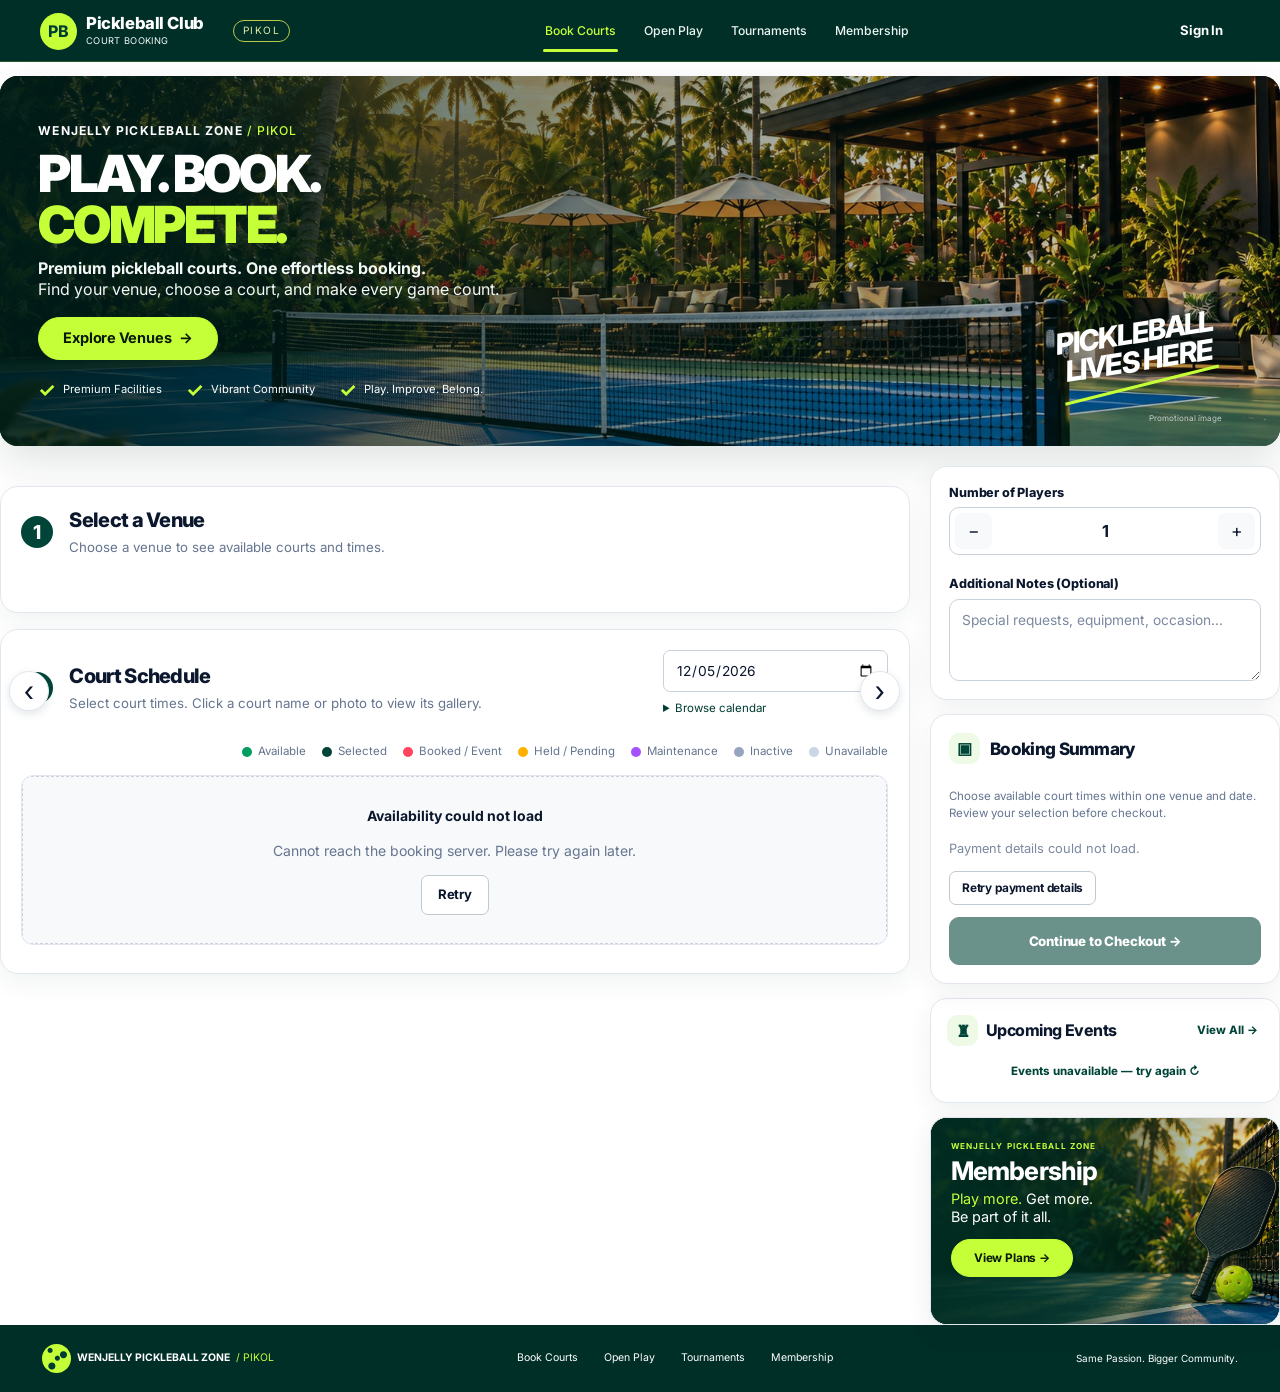
<file: index.html>
<!doctype html>
<html lang="en" data-theme="light">
<head>
<meta charset="utf-8" />
<meta name="viewport" content="width=device-width, initial-scale=1, viewport-fit=cover" />
<script>if(/Android/i.test(navigator.userAgent||''))document.documentElement.classList.add('pikol-android');</script>
<meta name="description" content="Reserve a pickleball court in a few taps." />
<title>Court Booking</title>
<link rel="icon" id="favicon" href="icons/wenjelly-v73-192.png" />
<link rel="preconnect" href="https://fonts.googleapis.com" />
<link rel="preconnect" href="https://fonts.gstatic.com" crossorigin />
<link href="https://fonts.googleapis.com/css2?family=Inter:wght@400;500;600;700;800;900&display=swap" rel="stylesheet" />
<link rel="manifest" href="manifest.json?v=73" />
<meta name="theme-color" content="#0f3d32" />
<script src="config.js"></script>
<script src="tournament-view.js"></script>
<link rel="stylesheet" href="styles.css" />
<link rel="stylesheet" href="booking-premium.css?v=76-responsive-checkout" />
<link rel="preload" as="image" href="assets/booking/hero-court.jpg" fetchpriority="high" />

<style id="checkout-hold-style">
.checkout-hold-banner{display:flex;align-items:center;justify-content:space-between;gap:14px;padding:14px 16px;border:1px solid rgba(132,204,22,.45);background:linear-gradient(135deg,rgba(236,252,203,.92),rgba(255,255,255,.96));border-radius:16px;margin:0 0 16px;color:#17310c}.checkout-hold-banner strong{display:block}.checkout-hold-copy{display:grid;gap:3px}.checkout-hold-count{font-variant-numeric:tabular-nums;font-size:1.5rem;font-weight:900;letter-spacing:.02em;white-space:nowrap}.checkout-hold-banner.is-expired{border-color:rgba(220,38,38,.35);background:#fff1f2;color:#881337}.slot.state-held,.slot.state-pending{opacity:.78}.slot.state-held .slot-state{font-weight:800}.payment-dialog .modal-foot .btn-primary[disabled]{opacity:.55;cursor:not-allowed}
</style>

<style id="pikol-court-carousel-v35">
/* V35 FINAL: compact native-like court carousel on phone/tablet.
   The carousel track moves; the document itself never scrolls sideways. */
html,body{width:100%;max-width:100%;overflow-x:hidden}
.player-app,#view-app,.app-main,.booking-main,.container,.booking-gallery,.card{min-width:0;max-width:100%}
.player-app img,.player-app video,.player-app canvas,.player-app svg{max-width:100%}
@media (max-width:1024px){
  #today-courts.court-gallery,
  #book-courts.pick-grid{
    display:block !important;
    grid-template-columns:none !important;
    position:relative;
    width:100%;
    max-width:100%;
    min-width:0;
    overflow:hidden !important;
    box-sizing:border-box;
    padding:4px clamp(10px,2.7vw,20px) 0 !important;
    touch-action:pan-y;
    overscroll-behavior-x:none;
  }
  #today-courts .pikol-carousel-track,
  #book-courts .pikol-carousel-track{
    display:flex;
    width:100%;
    max-width:100%;
    gap:0;
    align-items:stretch;
    transform:translate3d(0,0,0);
    transition:transform 400ms cubic-bezier(.22,.72,.25,1);
    will-change:transform;
    touch-action:pan-y;
    user-select:none;
    -webkit-user-select:none;
  }
  #today-courts .pikol-carousel-track.is-dragging,
  #book-courts .pikol-carousel-track.is-dragging{transition:none}
  #today-courts .pikol-carousel-track > .promo-court,
  #today-courts .pikol-carousel-track > .empty,
  #today-courts .pikol-carousel-track > .skeleton,
  #book-courts .pikol-carousel-track > .court-pick,
  #book-courts .pikol-carousel-track > .empty,
  #book-courts .pikol-carousel-track > .skeleton{
    flex:0 0 100% !important;
    width:100% !important;
    min-width:0 !important;
    max-width:100% !important;
    box-sizing:border-box;
    margin:0 !important;
  }

  /* HOME COURT CARD: deliberately compact so the image, both rates and both
     actions stay together in one comfortable mobile/tablet view. */
  #today-courts .promo-court{
    height:auto !important;
    max-height:none !important;
    border-radius:12px;
  }
  #today-courts .promo-court .court-visual{
    aspect-ratio:auto !important;
    height:clamp(132px,28vw,190px) !important;
    min-height:0 !important;
  }
  #today-courts .promo-court .court-promo-image{
    width:100%;height:100%;object-fit:cover;object-position:center;
  }
  #today-courts .promo-court .court-info{
    padding:10px 12px 12px !important;
    gap:0;
  }
  #today-courts .promo-court .court-info h3{
    font-size:clamp(.88rem,2.3vw,1rem) !important;
    line-height:1.22;
    margin:0 0 3px;
  }
  #today-courts .promo-court .court-surface{
    display:-webkit-box;
    -webkit-box-orient:vertical;
    -webkit-line-clamp:1;
    overflow:hidden;
    margin:0 0 5px;
    font-size:.69rem !important;
    line-height:1.3;
  }
  #today-courts .promo-court .court-meta{
    margin:0 0 5px;
    gap:8px;
    font-size:.6rem !important;
    line-height:1.25;
    flex-wrap:wrap;
  }
  #today-courts .promo-court .court-rate{
    margin-top:2px !important;
    gap:1px !important;
    white-space:normal !important;
  }
  #today-courts .promo-court .court-rate > span{
    display:flex;
    align-items:baseline;
    gap:5px;
    min-width:0;
  }
  #today-courts .promo-court .court-rate strong{
    font-size:1.02rem !important;
    line-height:1.2;
  }
  #today-courts .promo-court .court-rate small{
    font-size:.61rem !important;
    line-height:1.2;
    white-space:normal;
  }
  #today-courts .promo-court .court-card-footer{
    display:grid !important;
    grid-template-columns:minmax(0,1fr) minmax(0,1fr) !important;
    gap:7px !important;
    padding-top:8px !important;
    margin-top:4px !important;
  }
  #today-courts .promo-court .court-card-footer .btn{
    width:100%;
    min-width:0;
    min-height:36px !important;
    padding:7px 6px !important;
    font-size:.7rem !important;
    white-space:nowrap;
  }

  /* Booking-modal court selector stays compact as well. */
  #book-courts .court-pick{height:auto !important;border-radius:10px}
  #book-courts .court-pick .court-visual{
    aspect-ratio:auto !important;
    height:clamp(105px,23vw,155px) !important;
  }
  #book-courts .court-pick .court-promo-image{width:100%;height:100%;object-fit:cover;object-position:center}
  #book-courts .court-pick-body{padding:8px 10px !important;gap:2px}
  #book-courts .court-pick .p-title{font-size:.72rem !important;line-height:1.25}
  #book-courts .court-pick .p-sub,#book-courts .court-pick-rate{font-size:.61rem !important}

  .pikol-carousel-controls{
    display:flex;
    align-items:center;
    justify-content:center;
    gap:10px;
    width:100%;
    max-width:100%;
    padding:9px 4px 1px;
    box-sizing:border-box;
  }
  .pikol-carousel-arrow{
    width:34px;height:34px;min-width:34px;border-radius:999px;
    border:1px solid var(--border,#dfe5e2);background:var(--surface,#fff);color:var(--text,#14251f);
    display:grid;place-items:center;font:800 21px/1 inherit;cursor:pointer;
    box-shadow:0 4px 12px rgba(15,61,50,.07);
  }
  .pikol-carousel-arrow:disabled{opacity:.28;cursor:default}
  .pikol-carousel-dots{display:flex;align-items:center;justify-content:center;gap:7px;min-width:66px}
  .pikol-carousel-dot{
    width:7px;height:7px;min-width:7px;padding:0;border:0;border-radius:99px;
    background:color-mix(in srgb,var(--text,#14251f) 22%,transparent);cursor:pointer;
    transition:width 220ms ease,background 220ms ease,transform 220ms ease;
  }
  .pikol-carousel-dot.is-active{width:21px;background:var(--primary,#0f3d32);transform:scaleY(1.08)}
}
@media (max-width:479px){
  #today-courts.court-gallery,#book-courts.pick-grid{padding-inline:8px !important}
  #today-courts .promo-court .court-visual{height:132px !important}
  #today-courts .promo-court .court-info{padding:9px 10px 10px !important}
  #today-courts .promo-court .court-meta{display:none !important}
  #today-courts .promo-court .court-rate strong{font-size:.96rem !important}
  #today-courts .promo-court .court-rate small{font-size:.58rem !important}
  #today-courts .promo-court .court-card-footer .btn{min-height:34px !important;font-size:.67rem !important}
  #book-courts .court-pick .court-visual{height:108px !important}
}
@media (min-width:1025px){
  #today-courts .pikol-carousel-track,
  #book-courts .pikol-carousel-track{display:contents !important;transform:none !important}
  .pikol-carousel-controls{display:none !important}
}
@media (prefers-reduced-motion:reduce){
  #today-courts .pikol-carousel-track,
  #book-courts .pikol-carousel-track{transition-duration:1ms !important}
}
</style>

<style id="pikol-terms-help-v2">
/* Additive player onboarding/help UI. Existing booking layouts are untouched. */
#btn-help{font-weight:900;font-size:1rem;line-height:1}
.terms-modal-host .modal,.guide-modal-host .modal{width:min(880px,calc(100vw - 24px));max-height:min(86vh,820px);display:flex;flex-direction:column;overflow:hidden}
/* Help needs a definite viewport-relative height so its active tab becomes the scroll viewport instead of being clipped by an auto-sized parent. */
.guide-modal-host .modal{height:min(820px,86vh);height:min(820px,86dvh);max-height:86vh;max-height:86dvh}
.terms-modal-host .modal-head,.guide-modal-host .modal-head{flex:0 0 auto}
.terms-modal-host .modal-body{flex:1 1 auto;min-height:0;overflow:hidden;padding:0;display:flex}
.guide-modal-host .modal-body{flex:1 1 0;min-height:0;overflow:hidden;padding:0;display:flex}
.terms-shell{display:flex;flex:1 1 auto;flex-direction:column;min-height:0;height:100%;width:100%;overflow:hidden}
.guide-shell{display:grid;grid-template-rows:auto minmax(0,1fr);flex:1 1 0;min-height:0;height:100%;width:100%;overflow:hidden}
.terms-tabs,.guide-tabs{display:grid;grid-template-columns:repeat(5,minmax(0,1fr));gap:7px;padding:12px 16px;border-bottom:1px solid var(--border,#dde5e1);background:var(--surface,#fff);flex:0 0 auto}
.guide-tabs{grid-template-columns:repeat(3,minmax(0,1fr))}
.terms-tab,.guide-tab{border:1px solid var(--border,#dce5e0);background:color-mix(in srgb,var(--surface,#fff) 92%,var(--brand-primary,#0f3d32) 8%);color:var(--text,#17231f);border-radius:10px;padding:9px 8px;font:800 .76rem/1.25 inherit;cursor:pointer;min-height:44px}
.terms-tab.is-active,.guide-tab.is-active{background:var(--brand-primary,#0f3d32);border-color:var(--brand-primary,#0f3d32);color:#fff}
.terms-panels{overflow-y:auto;overflow-x:hidden;overscroll-behavior:contain;padding:18px 20px 24px;min-height:0;flex:1 1 auto;-webkit-overflow-scrolling:touch;scrollbar-gutter:stable}
.guide-panels{position:relative;overflow:hidden;padding:0;min-height:0;height:100%}
.terms-panel,.guide-panel{display:none}
.terms-panel.is-active{display:block}
/* Each Help tab is an independent, bounded scroll viewport. Native bars are hidden because mobile Safari/Chrome may auto-hide them; the synced rail below stays visible. */
.guide-panel{box-sizing:border-box;position:absolute;inset:0;height:auto;min-height:0;overflow-y:scroll;overflow-x:hidden;overscroll-behavior:contain;touch-action:pan-y;-webkit-overflow-scrolling:touch;scrollbar-width:none;padding:18px 34px 24px 20px}
.guide-panel::-webkit-scrollbar{width:0;height:0}
.guide-panel.is-active{display:block}
.guide-scrollbar{position:absolute;z-index:4;right:9px;top:14px;bottom:14px;width:10px;border-radius:999px;background:color-mix(in srgb,var(--muted,#52615c) 14%,transparent);opacity:1;transition:opacity .15s ease;touch-action:none;cursor:pointer}
.guide-scrollbar.is-hidden{opacity:0;pointer-events:none}
.guide-scrollbar-thumb{position:absolute;left:1px;right:1px;top:0;min-height:34px;border-radius:999px;background:color-mix(in srgb,var(--muted,#52615c) 66%,var(--brand-primary,#0f3d32) 34%);box-shadow:0 1px 4px rgba(0,0,0,.16);cursor:grab;touch-action:none}
.guide-scrollbar-thumb:active{cursor:grabbing}
.terms-panel h3,.guide-panel h3{margin:0 0 10px;font-size:1.05rem}
.terms-panel h4,.guide-panel h4{margin:18px 0 7px;font-size:.9rem}
.terms-panel p,.guide-panel p{margin:0 0 10px;line-height:1.55;color:var(--muted,#52615c)}
.terms-panel ul,.guide-panel ul{margin:8px 0 14px;padding-left:20px;display:grid;gap:7px;color:var(--muted,#52615c);line-height:1.5}
.terms-callout,.guide-callout{border:1px solid rgba(194,65,12,.25);background:#fff7ed;color:#7c2d12;padding:12px 14px;border-radius:12px;margin:10px 0 14px;line-height:1.5}
.terms-callout strong,.guide-callout strong{color:inherit}
.terms-accept-bar{display:grid;grid-template-columns:minmax(0,1fr) auto auto;gap:12px;align-items:center;padding:12px 16px;border-top:1px solid var(--border,#dde5e1);background:var(--surface,#fff);flex:0 0 auto}
.terms-check{display:flex;align-items:flex-start;gap:10px;font-size:.82rem;line-height:1.4;cursor:pointer}
.terms-check input{width:18px;height:18px;margin-top:1px;accent-color:var(--brand-primary,#0f3d32)}
.terms-accept-bar .btn-primary[disabled]{opacity:.42;cursor:not-allowed;filter:grayscale(.15)}
.guide-kicker{display:inline-flex;align-items:center;gap:6px;font-size:.72rem;font-weight:900;letter-spacing:.08em;text-transform:uppercase;color:var(--brand-primary,#0f3d32);margin-bottom:8px}
.guide-steps{counter-reset:step;display:grid;gap:10px;margin:10px 0 16px}
.guide-step{display:grid;grid-template-columns:30px 1fr;gap:10px;align-items:start}
.guide-step:before{counter-increment:step;content:counter(step);display:grid;place-items:center;width:28px;height:28px;border-radius:999px;background:var(--brand-primary,#0f3d32);color:#fff;font-weight:900;font-size:.75rem}
.guide-step strong{display:block;margin-bottom:2px}
.guide-actions{display:flex;flex-wrap:wrap;gap:8px;margin-top:14px}
.guide-status-grid{display:grid;grid-template-columns:repeat(2,minmax(0,1fr));gap:9px;margin:10px 0}
.guide-status{border:1px solid var(--border,#dde5e1);border-radius:10px;padding:10px;background:var(--surface,#fff)}
.guide-status strong{display:block;margin-bottom:3px}
.guide-meta{font-size:.75rem;color:var(--muted,#52615c);margin-top:8px}
.guide-panel .terms-shell{height:auto;min-height:0;overflow:visible;display:block}.guide-panel .terms-panels{overflow:visible;padding:14px 0 0}.guide-panel .terms-tabs{padding:10px 0;background:transparent}
@media(max-width:1024px){
  .terms-modal-host .modal{max-height:90vh;max-height:90dvh}
  .guide-modal-host .modal{height:90vh;height:90dvh;max-height:90vh;max-height:90dvh}
}
@media(max-width:720px){
  .terms-modal-host .modal{width:calc(100vw - 12px);max-height:94vh;max-height:94dvh;border-radius:14px}
  .guide-modal-host .modal{width:calc(100vw - 12px);height:94vh;height:94dvh;max-height:94vh;max-height:94dvh;border-radius:14px}
  .terms-tabs,.guide-tabs{grid-template-columns:repeat(2,minmax(0,1fr));padding:10px;gap:6px}
  .terms-tab:last-child{grid-column:1/-1}
  .terms-panels{padding:14px 14px 20px}
  .guide-panel{padding:14px 30px 20px 14px}
  .guide-scrollbar{right:7px;top:10px;bottom:10px;width:9px}
  .terms-accept-bar{grid-template-columns:1fr 1fr;padding:10px}
  .terms-check{grid-column:1/-1}
  .guide-status-grid{grid-template-columns:1fr}
}
@media(max-width:420px){
  .terms-tab,.guide-tab{font-size:.7rem;padding:8px 6px;min-height:42px}
  .terms-accept-bar .btn{padding-inline:10px;font-size:.74rem}
}
</style>

<link rel="stylesheet" href="client-upgrades.css?v=56-android-native-scroll">
<link rel="stylesheet" href="tournament-premium.css?v=67" />
<script src="tournament-premium.js?v=74-system-audit"></script>
<link rel="stylesheet" href="venue-booking.css?v=4-occasion-20261012">
<script src="venue-ui.js?v=71"></script>
<script src="venue-matrix.js?v=4-occasion-20261012"></script>
<link rel="apple-touch-icon" href="icons/wenjelly-v73-apple.png" />
<link rel="stylesheet" href="mobile-fit.css?v=76-responsive-checkout" />
<link rel="stylesheet" href="business-suite.css?v=4-20261012">
<link rel="stylesheet" href="occasion-promotions.css?v=4-20261012">
</head>
<body class="player-app">

<!-- ========================= BOOT SPLASH ========================= -->
<div id="boot-splash" class="boot-splash" role="status" aria-live="polite">
  <div class="boot-inner">
    <div class="boot-logo" id="boot-logo"></div>
    <div class="boot-name" id="boot-name"></div>
    <div class="boot-bar"><span></span></div>
  </div>
</div>

<!-- ============================ AUTH ============================ -->
<div id="view-auth" class="auth-wrap hidden"><div class="auth-dialog" role="dialog" aria-modal="true" aria-label="Sign in to your club"><button type="button" class="sheet-close" data-close-auth aria-label="Close sign in">×</button>
  <section class="auth-hero" aria-label="Welcome to the court">
    <img class="auth-hero-image" src="assets/booking/hero-court.jpg" alt="A sunlit pickleball court surrounded by tropical greenery, a promotional illustration" width="1672" height="941" fetchpriority="high" decoding="async" />
    <div class="auth-hero-content">
      <div class="brand" style="margin-bottom:36px">
        <div class="brand-logo" id="hero-logo">PB</div>
        <div class="brand-text">
          <div class="brand-name" id="hero-name" style="color:#fff">Pickleball Club</div>
          <div class="brand-tagline" id="hero-short" style="color:rgba(255,255,255,.7)">Court booking</div>
        </div>
      </div>
      <div class="auth-story">
      <span class="eyebrow">YOUR COURT. YOUR MOMENT.</span>
      <h1 id="hero-tagline">Make time for a great game.</h1>
      <p id="hero-desc">A little competition. A lot of connection. Find your court, bring your people, and make your next game happen.</p>
      <ul class="hero-points">
        <li><span aria-hidden="true">✓</span> Live availability across every court</li>
        <li><span aria-hidden="true">✓</span> Your bookings, all in one place</li>
        <li><span aria-hidden="true">✓</span> Reserve in four simple steps</li>
      </ul>
      </div>
    </div>
    <div class="auth-hero-bottom"><p class="tiny" id="hero-contact" style="color:rgba(255,255,255,.7);margin:0"></p><span>COURT INSPIRATION · PROMOTIONAL IMAGE</span></div>
  </section>

  <section class="auth-panel" aria-label="Player sign in">
    <div class="auth-panel-intro"><span class="eyebrow">LET’S PLAY</span><h2 class="auth-heading">Good to see you.</h2><p>Your next great game is just a few taps away.</p></div>
    <div class="auth-card card">
      <div class="spread" style="margin-bottom:16px">
        <h3 class="section-title">Your next game awaits</h3>
        <div class="row" style="gap:6px">
          <button class="btn btn-ghost btn-icon theme-toggle" title="Toggle theme" aria-label="Toggle theme">◐</button>
        </div>
      </div>

      <div class="tabs" role="tablist">
        <button class="tab" role="tab" aria-selected="true" data-authtab="login">Login</button>
        <button class="tab" role="tab" aria-selected="false" data-authtab="register">Register</button>
      </div>

      <form id="form-login" novalidate>
        <div class="field">
          <label class="label" for="li-email">Email address</label>
          <input class="input" id="li-email" type="email" autocomplete="email" required placeholder="you@example.com" />
        </div>
        <div class="field">
          <label class="label" for="li-pass">Password</label>
          <input class="input" id="li-pass" type="password" autocomplete="current-password" required placeholder="••••••••" />
        </div>
        <button class="btn btn-primary btn-block" type="submit" data-loading="Signing in...">Login</button>
        <button class="btn btn-outline btn-block mt-3" type="button" id="mobile-login-request">Login with verified mobile OTP</button>
        <button class="btn btn-ghost btn-block mt-3" type="button" id="account-recovery">Recover account with ownership OTP</button>
      </form>

      <form id="form-register" class="hidden" novalidate>
        <div class="field"><label class="label" for="rg-method">Signup method</label><select class="select" id="rg-method"><option value="email">Email + password, email OTP</option><option value="mobile">Philippine mobile, SMS OTP</option></select></div>
        <div class="field">
          <label class="label" for="rg-name">Full name</label>
          <input class="input" id="rg-name" required autocomplete="name" placeholder="Juan Dela Cruz" />
        </div>
        <div class="field">
          <label class="label" for="rg-email">Email address</label>
          <input class="input" id="rg-email" type="email" required autocomplete="email" placeholder="you@example.com" />
        </div>
        <div class="field">
          <label class="label" for="rg-mobile">Mobile number</label>
          <input class="input" id="rg-mobile" required autocomplete="tel" placeholder="+63 917 000 0000" />
          <span class="field-hint">Your SMS verification code is sent here.</span>
        </div>
        <div class="grid cols-2" id="rg-passwords" style="gap:0 14px">
          <div class="field">
            <label class="label" for="rg-pass">Password</label>
            <input class="input" id="rg-pass" type="password" required autocomplete="new-password" minlength="8" />
          </div>
          <div class="field">
            <label class="label" for="rg-pass2">Confirm password</label>
            <input class="input" id="rg-pass2" type="password" required autocomplete="new-password" minlength="8" />
          </div>
        </div>
        <div class="field"><label class="label" for="rg-referral">Referral code (optional)</label><input class="input" id="rg-referral" maxlength="120" autocomplete="off"></div>
        <button class="btn btn-primary btn-block" type="submit" data-loading="Sending code...">Send verification code</button>
      </form>
      <form id="form-otp" class="hidden" novalidate>
        <p id="otp-delivery" class="field-hint" role="status"></p>
        <div class="field"><label class="label" for="otp-code">Six-digit verification code</label><input class="input" id="otp-code" inputmode="numeric" autocomplete="one-time-code" maxlength="6" pattern="[0-9]{6}" required></div>
        <p class="field-hint">The code expires after five minutes. Your account activates only after ownership is verified.</p>
        <button type="submit" class="btn btn-primary btn-block">Verify and continue</button>
        <button type="button" id="otp-resend" class="btn btn-outline btn-block mt-3" disabled>Resend in 60s</button>
      </form>
      <div class="auth-assurance"><span aria-hidden="true">↗</span> Pick a date. Find your court. Get out and play.</div>
    </div>
  </section>
</div>

</div>
<!-- ============================ APP ============================ -->
<div id="view-app">
  <header class="appbar">
    <div class="container appbar-inner">
      <div class="brand">
        <div class="brand-logo" id="app-logo">PB</div>
        <div class="brand-text">
          <div class="brand-name" id="app-name">Pickleball Club</div>
          <div class="brand-tagline" id="app-tagline">Court booking</div>
        </div>
      </div>
      <span class="brand-pill">PIKOL</span>
      <nav class="site-nav" id="main-tabs" aria-label="Main navigation">
        <button class="tab is-active" data-goto="book" aria-current="page">Book Courts</button>
        <button class="tab" data-goto="openplay">Open Play</button>
        <button class="tab" data-goto="tournaments">Tournaments</button>
        <button class="tab" data-goto="membership">Membership</button>
      </nav>
      <div class="site-actions">
        <span id="rt-status" class="hidden"><span id="rt-dot"></span><span id="rt-text"></span></span>
        <button class="btn btn-ghost btn-icon hidden" id="btn-help" type="button" aria-label="Help & User Guide" title="Help & User Guide">?</button>
        <button class="btn btn-ghost btn-icon bell" id="btn-bell" aria-label="Notifications" data-goto="notifications"><svg width="20" height="20" viewBox="0 0 24 24" fill="none" stroke="currentColor" stroke-width="1.8"><path d="M18 8a6 6 0 0 0-12 0c0 7-3 7-3 9h18c0-2-3-2-3-9M10 21h4"/></svg><span class="bell-count hidden" id="bell-count"></span></button>
        <button class="btn btn-ghost" id="site-account" data-goto="profile">Sign In</button>
        <button id="btn-logout" class="hidden" type="button">Sign out</button>
      </div>
    </div>
  </header>
  <main class="container app-body">
<section id="tab-dashboard" class="hidden" aria-hidden="true"><span id="today-label"></span><div id="today-courts"></div><div id="home-events"></div><span id="dash-name"></span><span id="dash-sub"></span><span id="st-upcoming"></span><span id="st-played"></span><div id="next-booking-card"></div><div id="recent-bookings"></div></section>
    <!-- V72: Restore the configured hero and real community/membership artwork.
         Venue-first booking stays primary; old per-court cards remain retired. -->
    <section class="booking-hero pikol-v72-hero" aria-label="Pickleball community and booking">
      <img class="booking-hero-image" src="assets/booking/hero-court.jpg" data-fallback-src="assets/booking/hero-court.jpg" alt="Pickleball club featured court" width="1672" height="941" fetchpriority="high" decoding="async" />
      <div class="booking-hero-content">
        <span class="eyebrow"><span data-facility-name>WENJELLY PICKLEBALL ZONE</span> <b>/ PIKOL</b></span>
        <h1>PLAY. BOOK.<br><em>COMPETE.</em></h1>
        <p><strong>Premium pickleball courts. One effortless booking.</strong><br>Find your venue, choose a court, and make every game count.</p>
        <div class="hero-actions"><button type="button" class="btn btn-lime btn-lg" data-v72-scroll-booking>Explore Venues <span aria-hidden="true">→</span></button></div>
        <div class="hero-features"><span><b aria-hidden="true">✓</b> Premium Facilities</span><span><b aria-hidden="true">✓</b> Vibrant Community</span><span><b aria-hidden="true">✓</b> Play. Improve. Belong.</span></div>
      </div>
      <div class="hero-signature">PICKLEBALL<br>LIVES HERE</div>
      <div class="hero-caption"><span></span><span>Promotional image</span></div>
    </section>
    <div class="pikol-v72-layout"><div class="pikol-v72-booking-main">
    <section id="tab-book" class="site-sheet" aria-labelledby="booking-title">
      <div class="booking-page-head"><span class="eyebrow">BOOK YOUR GAME</span><h1 class="page-title" id="booking-title">Book a Court</h1><p class="page-subtitle" data-facility-name>WenJelly Pickleball Zone / PIKOL</p></div>
      <div class="booking-layout">

        <div class="booking-controls"><div class="oc-banner" id="occasion-promo-banner" hidden aria-live="polite"></div><div id="venue-booking"></div>
          <div class="steps" id="steps"><div class="step" data-step="1"><span class="step-n">1</span>Date</div><div class="step" data-step="2"><span class="step-n">2</span>Court</div><div class="step" data-step="3"><span class="step-n">3</span>Time</div><div class="step" data-step="4"><span class="step-n">4</span>Confirm</div></div>
          <div class="vg-step-label">2 · SELECT DATE</div><div class="vg-date-fields booking-inputs"><div class="field"><label class="label" for="booking-date">Select Date</label><input class="input" id="booking-date" type="date" required/></div><div class="field vg-legacy-time"><label class="label" for="booking-time">Start Time</label><select class="select" id="booking-time"><option value="">Choose a court first</option></select></div><div class="field vg-legacy-time"><label class="label" for="booking-end">End Time</label><select class="select" id="booking-end" disabled><option value="">Select start time first</option></select></div></div>
          <details class="booking-calendar-details"><summary>Browse calendar <span id="book-date-label"></span></summary><div class="card calendar" id="calendar"><div class="calendar-head"><button class="btn btn-ghost btn-icon" id="cal-prev" aria-label="Previous month">‹</button><span class="calendar-month" id="cal-month"></span><button class="btn btn-ghost btn-icon" id="cal-next" aria-label="Next month">›</button></div><div class="calendar-grid" id="cal-dow"></div><div class="calendar-grid" id="cal-days" role="grid"></div><button class="btn btn-outline btn-sm btn-block" id="cal-today">Today</button></div></details>
          <details id="slot-card" class="booking-times-details"><summary>View all time slots</summary><div class="slot-grid" id="slot-grid"></div></details>
        </div>
      </div>
    </section>
    </div>
    <aside class="home-sidebar pikol-v72-promo-sidebar" aria-label="Booking checkout and club promotions">
      <section class="booking-side-fields" aria-label="Player booking details">
        <div class="field"><label class="label" for="bk-players">Number of Players</label><div class="player-stepper"><button type="button" data-player-change="-1" aria-label="Fewer players">−</button><select class="select" id="bk-players"><option value="1">1</option></select><button type="button" data-player-change="1" aria-label="More players">+</button></div><span class="field-hint" id="player-limit-hint"></span></div>
        <div class="field"><label class="label" for="bk-notes">Additional Notes (Optional)</label><textarea class="textarea" id="bk-notes" maxlength="300" placeholder="Special requests, equipment, occasion…"></textarea></div>
      </section>
      <section class="card action-card" id="summary-card" aria-label="Booking summary and checkout">
        <h2 class="section-title"><span class="booking-side-icon" aria-hidden="true">▣</span> Booking Summary</h2>
        <dl class="summary-list" id="summary-list" aria-live="polite"></dl>
        <div class="booking-checkout-actions">
          <p class="field-hint">Choose available court times within one venue and date. Review your selection before checkout.</p>
          <div id="booking-fee-status" class="hidden" role="status"><p class="field-hint">Payment details could not load.</p><button class="btn btn-outline btn-sm" data-retry-fees>Retry payment details</button></div>
          <button class="btn btn-primary btn-block" id="btn-confirm" data-loading="Booking…" disabled>Continue to Checkout →</button>
        </div>
      </section>
      <section class="booking-events-card" id="booking-events-card" aria-labelledby="booking-events-title" hidden>
        <div class="booking-side-heading"><h2 id="booking-events-title"><span class="booking-side-icon" aria-hidden="true">♜</span> Upcoming Events</h2><button class="booking-events-view-all" type="button" data-goto="tournaments">View All →</button></div>
        <div id="booking-promo-events" class="booking-promo-events" aria-live="polite"></div>
      </section>
      <article class="membership-promo">
        <img src="assets/booking/membership.jpg" alt="Membership benefits promotional artwork" width="1200" height="600" loading="eager" decoding="async" />
        <div class="promo-content"><span class="eyebrow" data-facility-name>WENJELLY PICKLEBALL ZONE</span>
          <h2>Membership</h2><p><em>Play more.</em> Get more.<br>Be part of it all.</p>
          <button type="button" class="btn btn-lime" data-goto="membership">View Plans →</button>
        </div>
      </article>
    </aside></div>
    <div id="site-overlay" class="site-overlay hidden">
    <!-- Compatibility nodes for legacy callbacks; excluded from the booking experience. -->
        <div class="vg-legacy-booking" hidden inert aria-hidden="true" style="display:none!important"><div id="booking-photo" class="court-visual"></div><div class="pick-grid" id="book-courts" aria-label="Choose a court"></div><div id="booking-court-description"></div><p class="field-hint">Select a court above to explore its availability.</p></div>
    <!-- BOOKINGS -->
    <section id="tab-bookings" class="site-sheet hidden stack" role="dialog" aria-modal="true" aria-label="My Bookings" style="gap:20px">
      <button class="sheet-close" data-close-sheet aria-label="Close My Bookings">×</button>
      <div class="spread">
        <div><h1 class="page-title">My Bookings</h1><p class="page-subtitle">Upcoming reservations and full history.</p></div>
        <button class="btn btn-primary" data-goto="book">＋ New booking</button>
      </div>
      <div class="chips" role="group" aria-label="Filter bookings">
        <button class="chip" data-filter="upcoming" aria-pressed="true">Upcoming</button>
        <button class="chip" data-filter="history" aria-pressed="false">History</button><button class="chip" data-filter="payments" aria-pressed="false">Payments</button>
      </div>
      <div class="bookings-layout"><div><div class="list" id="bookings-list"></div><div class="book-again"><strong>Ready for another game?</strong><button class="btn btn-primary" data-goto="book">Book a Court →</button></div></div><aside id="booking-detail" class="booking-detail"></aside></div>
    </section>

    <!-- TOURNAMENTS -->
    <section id="tab-tournaments" class="site-sheet hidden stack" role="dialog" aria-modal="true" aria-label="Events & Registrations" style="gap:20px">
      <button class="sheet-close" data-close-sheet aria-label="Close Events & Registrations">×</button>
      <div class="spread">
        <div><h1 class="page-title">Events &amp; Registrations</h1><p class="page-subtitle">Tournaments, Open Play sessions and your registrations.</p></div>
        <button class="btn btn-ghost btn-sm" id="tn-refresh">↻ Refresh</button>
      </div>
      <div class="chips" id="ev-subtabs" role="group" aria-label="Event view">
        <button class="chip" data-evtab="tournaments" aria-selected="true">Tournaments</button>
        <button class="chip" data-evtab="openplay" aria-selected="false">Open Play</button>
        <button class="chip" data-evtab="myregs" aria-selected="false">My registrations<span class="pill hidden" id="ev-reg-pill"></span></button>
      </div>

      <div id="ev-view-tournaments" class="stack" style="gap:20px">
        <div id="tn-list-view" class="stack" style="gap:20px">
          <div>
            <div class="list-head"><h2 class="section-title">My matches</h2></div>
            <div class="list" id="tn-my-matches"></div>
          </div>
          <div>
            <div class="list-head"><h2 class="section-title">Tournaments</h2></div>
            <div class="events-browser"><div class="list" id="tn-events"></div><aside class="event-spotlight" id="event-spotlight"></aside></div>
          </div>
        </div>
        <div id="tn-detail-view" class="hidden stack" style="gap:16px"></div>
      </div>

      <div id="ev-view-openplay" class="hidden stack" style="gap:20px">
        <div>
          <div class="list-head"><h2 class="section-title">Open Play sessions</h2></div>
          <div class="events-browser"><div class="list" id="op-events"></div><aside class="event-spotlight" id="openplay-spotlight"></aside></div>
        </div>
      </div>

      <div id="ev-view-myregs" class="hidden stack" style="gap:20px">
        <div>
          <div class="list-head"><h2 class="section-title">Tournament registrations</h2></div>
          <div class="list" id="my-trn-regs"></div>
        </div>
        <div>
          <div class="list-head"><h2 class="section-title">Open Play registrations</h2></div>
          <div class="list" id="my-op-regs"></div>
        </div>
      </div>
    </section>

    <!-- NOTIFICATIONS -->
    <section id="tab-notifications" class="site-sheet hidden stack" role="dialog" aria-modal="true" aria-label="Notifications" style="gap:16px">
      <button class="sheet-close" data-close-sheet aria-label="Close Notifications">×</button>
      <div class="spread">
        <div class="notification-heading"><span class="notification-mark" aria-hidden="true"><svg width="29" height="29" viewBox="0 0 24 24" fill="none" stroke="currentColor" stroke-width="1.8"><path d="M18 8a6 6 0 0 0-12 0c0 7-3 7-3 9h18c0-2-3-2-3-9M10 21h4"/></svg></span><div>
          <h1 class="page-title">Notifications</h1>
          <p class="page-subtitle">Booking, payment and event updates sent to you.</p>
        </div></div>
        <button class="btn btn-outline btn-sm" id="nt-mark-all">Mark all read</button>
      </div>
      <div class="chips" role="group" aria-label="Filter notifications">
        <button class="chip" data-nfilter="all" aria-pressed="true">All</button>
        <button class="chip" data-nfilter="unread" aria-pressed="false">Unread</button>
        <button class="chip" data-nfilter="bookings" aria-pressed="false">Bookings</button>
        <button class="chip" data-nfilter="payments" aria-pressed="false">Payments</button>
        <button class="chip" data-nfilter="events" aria-pressed="false">Events</button>
      </div>
      <div class="list" id="notif-list"><div class="skeleton" style="height:120px"></div></div>
    </section>

    <!-- PROFILE -->
    <section id="tab-profile" class="site-sheet hidden stack" role="dialog" aria-modal="true" aria-label="My Profile" style="gap:20px">
      <button class="sheet-close" data-close-sheet aria-label="Close My Profile">×</button>
      <div><h1 class="page-title">My Profile</h1><p class="page-subtitle">Manage your account details.</p></div>

      <div class="profile-layout"><aside class="profile-sidebar"><div class="profile-avatar" id="profile-avatar" aria-hidden="true"><svg viewBox="0 0 24 24"><circle cx="12" cy="8" r="4"/><path d="M4 22v-2a8 8 0 0 1 16 0v2"/></svg></div><h2 id="profile-display-name">Player</h2><p class="muted tiny">Play. Improve. Belong.</p><div class="list" id="profile-menu">
        <button type="button" class="list-row is-clickable" data-panel="panel-profile">
          <span class="list-lead">👤</span>
          <span class="list-main"><span class="list-title">Personal information</span>
            <span class="list-sub">View and update your name and mobile number</span></span>
          <span class="list-end"><span class="list-chevron">›</span></span>
        </button>
        <button type="button" class="list-row is-clickable" data-goto="bookings"><span class="list-lead" aria-hidden="true">▦</span><span class="list-main"><span class="list-title">My Bookings</span></span><span class="list-end">›</span></button>
        <button type="button" class="list-row is-clickable" data-my-matches><span class="list-lead" aria-hidden="true">♟</span><span class="list-main"><span class="list-title">My Matches</span></span><span class="list-end">›</span></button>
        <button type="button" class="list-row is-clickable" data-panel="panel-rating">
          <span class="list-lead">🏆</span>
          <span class="list-main"><span class="list-title">My rating</span>
            <span class="list-sub">Tournament rating, pending reviews and history</span></span>
          <span class="list-end"><span class="list-chevron">›</span></span>
        </button>
        <button type="button" class="list-row is-clickable" data-goto="membership">
          <span class="list-lead">◆</span>
          <span class="list-main"><span class="list-title">Membership</span>
            <span class="list-sub">Plan, benefits, expiry and renewal</span></span>
          <span class="list-end"><span class="list-chevron">›</span></span>
        </button>
        <button type="button" class="list-row is-clickable" data-panel="panel-business"><span class="list-lead">↗</span><span class="list-main"><span class="list-title">Store, training &amp; rewards</span><span class="list-sub">Purchases, equipment, coaching, benefits and live queue</span></span><span class="list-end"><span class="list-chevron">›</span></span></button>
        <button type="button" class="list-row is-clickable" data-panel="panel-credit">
          <span class="list-lead">₱</span>
          <span class="list-main"><span class="list-title">PIKOL Credit</span>
            <span class="list-sub">Available credit and activity history</span></span>
          <span class="list-end"><span class="list-chevron">›</span></span>
        </button>
        <button type="button" class="list-row is-clickable" data-panel="panel-password">
          <span class="list-lead">🔐</span>
          <span class="list-main"><span class="list-title">Password &amp; security</span>
            <span class="list-sub">Change your password and sign other devices out</span></span>
          <span class="list-end"><span class="list-chevron">›</span></span>
        </button>
        <button type="button" class="list-row is-clickable" data-goto="notifications">
          <span class="list-lead">🔔</span>
          <span class="list-main"><span class="list-title">Notifications</span>
            <span class="list-sub">Review all updates sent to you</span></span>
          <span class="list-end"><span class="list-chevron">›</span></span>
        </button>
        <button type="button" class="list-row is-clickable" data-panel="panel-account">
          <span class="list-lead is-plain">⚙</span>
          <span class="list-main"><span class="list-title">Account settings</span>
            <span class="list-sub">Appearance and sign out</span></span>
          <span class="list-end"><span class="list-chevron">›</span></span>
        </button>
      </div>

      </aside><div class="stack" id="profile-panels" style="gap:16px">
        <section class="section-shell hidden bs-shell" id="panel-business-box" data-panelbox="panel-business"><div id="business-player" aria-live="polite"></div></section>
        <div class="stack hidden" data-panelbox="panel-rating" style="gap:16px">
          <div class="card summary-card" id="rating-summary-card"><div class="skeleton" style="height:120px"></div></div>
          <section class="section-shell" id="rating-pending-card" style="display:none"></section>
          <section class="section-shell" id="rating-history-card" style="display:none"></section>
        </div>
        <section class="section-shell hidden" id="panel-credit-box" data-panelbox="panel-credit">
          <div class="spread credit-summary-head"><div class="credit-summary-copy"><span class="eyebrow">PIKOL CREDIT</span><h2 class="section-title">Your reusable PIKOL Credit</h2><p class="muted tiny">Use available credit for Court Booking, Tournament Registration, and Open Play. It is not a cash refund.</p></div><strong id="credit-balance-display" class="credit-balance-value">₱0.00</strong></div>
          <div class="guide-status-grid mt-3"><div class="guide-status"><strong>Available</strong><span id="credit-available-display">₱0.00</span></div><div class="guide-status"><strong>Reserved at checkout</strong><span id="credit-reserved-display">₱0.00</span></div></div>
          <h3 class="section-title mt-4" style="font-size:16px">Credit activity</h3><div class="list mt-3" id="credit-history"><div class="skeleton" style="height:80px"></div></div>
        </section>
        <form class="form-section hidden" id="form-profile" data-panelbox="panel-profile">
          <h2 class="section-title" style="margin-bottom:16px">Personal information</h2>
          <div class="profile-photo-editor">
            <div class="profile-photo-editor-preview" id="pf-photo-preview" aria-hidden="true"><svg viewBox="0 0 24 24"><circle cx="12" cy="8" r="4"/><path d="M4 22v-2a8 8 0 0 1 16 0v2"/></svg></div>
            <div class="profile-photo-editor-copy"><strong>Profile picture</strong><span class="field-hint">Choose a photo from your device. Large images are resized and optimized automatically before upload.</span>
              <div class="row wrap profile-photo-actions"><button class="btn btn-outline btn-sm" type="button" id="pf-photo-upload">Upload photo</button><input id="pf-photo-input" type="file" accept="image/*,.heic,.heif" hidden /></div>
              <span class="field-hint" id="pf-photo-status">JPG, PNG, WebP or supported phone photo formats.</span>
            </div>
          </div>
          <div class="field"><label class="label" for="pf-name">Full name</label><input class="input" id="pf-name" required /></div>
          <div class="field"><label class="label" for="pf-email">Email</label><input class="input" id="pf-email" disabled /></div>
          <div class="field"><label class="label" for="pf-mobile">Mobile number (optional for email accounts)</label><input class="input" id="pf-mobile" /><span class="field-hint">Changing a login identity requires verification of both the current and new contact.</span></div>
          <button class="btn btn-outline btn-sm" type="button" id="identity-change-contact">Verify or change email / mobile</button>
          <button class="btn btn-outline btn-sm" type="button" id="identity-verify-current">Verify current identity for rewards</button>
          <div class="field"><label class="label" for="pf-division">Official Division</label><input class="input" id="pf-division" value="Loading your division…" readonly /><span class="field-hint">Your division is based on your official tournament rating.</span></div>
          <button class="btn btn-primary" type="submit" data-loading="Saving...">Save changes</button>
        </form>
        <form class="form-section hidden" id="form-password" data-panelbox="panel-password">
          <h2 class="section-title" style="margin-bottom:16px">Change password</h2>
          <div id="password-current-fields">
          <div class="field"><label class="label" for="pw-cur">Current password</label><input class="input" id="pw-cur" type="password" required autocomplete="current-password" /></div>
          <div class="field"><label class="label" for="pw-new">New password</label><input class="input" id="pw-new" type="password" minlength="8" required autocomplete="new-password" /></div>
          <button class="btn btn-outline" type="submit" data-loading="Saving...">Update password</button>
          </div>
          <p class="field-hint">Mobile accounts use verified SMS OTP to sign in. Password enrollment or recovery requires a fresh ownership code.</p>
          <button class="btn btn-outline btn-sm" type="button" id="identity-enroll-password">Set password with ownership OTP</button>
          <p class="field-hint mt-4" id="facility-contact"></p>
        </form>

        <section class="section-shell hidden" id="panel-account-box" data-panelbox="panel-account">
          <h2 class="section-title" style="margin-bottom:14px">Account settings</h2>
          <div class="list">
            <button type="button" class="list-row is-clickable is-compact theme-toggle">
              <span class="list-lead is-plain">◐</span>
              <span class="list-main"><span class="list-title">Appearance</span>
                <span class="list-sub">Switch between light and dark theme</span></span>
              <span class="list-end"><span class="list-chevron">›</span></span></button>
            <button type="button" class="list-row is-clickable is-compact" id="pf-help-guide">
              <span class="list-lead is-plain">?</span>
              <span class="list-main"><span class="list-title">Help &amp; User Guide</span>
                <span class="list-sub">Learn how to use the Booking Site and player rating</span></span>
              <span class="list-end"><span class="list-chevron">›</span></span></button>
            <button type="button" class="list-row is-clickable is-compact" id="pf-terms-rules">
              <span class="list-lead is-plain">✓</span>
              <span class="list-main"><span class="list-title">Terms &amp; Venue Rules</span>
                <span class="list-sub">Review booking, cancellation and court rules</span></span>
              <span class="list-end"><span class="list-chevron">›</span></span></button>
            <button type="button" class="list-row is-clickable is-compact" id="pf-logout">
              <span class="list-lead is-plain">⏻</span>
              <span class="list-main"><span class="list-title">Sign out</span>
                <span class="list-sub">Log out of this device</span></span>
              <span class="list-end"><span class="list-chevron">›</span></span></button>
          </div>
        </section>
      </div>
      </div>
    </section>
    <section id="tab-membership" class="site-sheet hidden" role="dialog" aria-modal="true" aria-labelledby="membership-title"><button class="sheet-close" data-close-sheet aria-label="Close membership">×</button><div class="membership-layout"><aside class="membership-sidebar"><div class="membership-wordmark"><span class="pickleball-mark" aria-hidden="true">●</span><strong data-facility-name>WENJELLY</strong><span>PICKLEBALL COMMUNITY</span><b class="brand-pill">PIKOL</b></div><button class="is-active" data-member-view="plans">Available Plans</button><button data-member-view="current">Current Membership</button><button data-member-view="benefits">Benefits</button><p>Same Passion.<br>Bigger Community.</p></aside><div class="membership-main"><div class="membership-banner"><img src="assets/booking/membership.jpg" alt="Paddle and pickleball, promotional illustration"/><div><span class="eyebrow" data-facility-name>WENJELLY PICKLEBALL ZONE</span><h1 id="membership-title">Membership</h1><p>More than a membership — it's a community.</p></div></div><div class="card summary-card" id="membership-card"></div><section class="section-shell" id="membership-plans-card"></section><div class="membership-note">A community that plays together, grows together.<span>Find your people. Make more time for the game.</span></div></div></div></section>
    </div>
    <footer class="site-footer"><div class="footer-brand"><span class="pickleball-mark" aria-hidden="true">●</span><strong data-facility-name>WENJELLY PICKLEBALL ZONE</strong> / PIKOL</div><nav aria-label="Footer navigation"><button data-goto="book">Book Courts</button><button data-goto="openplay">Open Play</button><button data-goto="tournaments">Tournaments</button><button data-goto="membership">Membership</button></nav><span>Same Passion. Bigger Community.</span></footer>
  </main>

  <nav class="bottom-nav" aria-label="Primary">
    <div class="bottom-nav-inner">
      <button data-tab="book" class="is-active"><span class="ico" aria-hidden="true"><svg class="ui-icon" width="20" height="20" viewBox="0 0 24 24" fill="none" stroke="currentColor" stroke-width="1.7" stroke-linecap="round" stroke-linejoin="round"><rect x="3" y="5" width="18" height="16" rx="3"/><path d="M7 3v4m10-4v4M3 11h18m-9 3v4m-2-2h4"/></svg></span>Courts</button>
      <button data-tab="bookings"><span class="ico" aria-hidden="true"><svg class="ui-icon" width="20" height="20" viewBox="0 0 24 24" fill="none" stroke="currentColor" stroke-width="1.7" stroke-linecap="round" stroke-linejoin="round"><rect x="5" y="3" width="14" height="18" rx="2"/><path d="M9 8h6m-6 4h6m-6 4h3"/></svg></span>My Games</button>
      <button data-tab="tournaments"><span class="ico" aria-hidden="true"><svg class="ui-icon" width="20" height="20" viewBox="0 0 24 24" fill="none" stroke="currentColor" stroke-width="1.7" stroke-linecap="round" stroke-linejoin="round"><path d="M7 3h10v6a5 5 0 0 1-10 0V3Zm0 2H3v3a4 4 0 0 0 4 4m10-7h4v3a4 4 0 0 1-4 4m-5 2v6m-4 1h8"/></svg></span>Events</button>
      <button data-tab="profile"><span class="ico" aria-hidden="true"><svg class="ui-icon" width="20" height="20" viewBox="0 0 24 24" fill="none" stroke="currentColor" stroke-width="1.7" stroke-linecap="round" stroke-linejoin="round"><circle cx="12" cy="8" r="4"/><path d="M4 21v-2a8 8 0 0 1 16 0v2"/></svg></span>Account</button>
    </div>
  </nav>
</div>

<div class="toast-host" id="toasts" role="status" aria-live="polite"></div>
<button id="pwa-install-player" class="btn btn-primary btn-block pwa-install-inline" type="button" hidden>Install Booking App</button>
<div id="modal-root"></div>

<script src="business-suite-player.js?v=4-20261012"></script>
<script src="range-availability.js?v=56-android-native-scroll"></script>
<script>
/* ================= shared runtime (player app) ================= */
(function () {
  'use strict';

  /* ---------- API base (configurable, never hard-coded for prod) ---------- */
  var DEFAULT_API = window.PIKOL_API_BASE || 'https://pikolrp.mdmsportal.uk';
  var isLocal = /^(localhost|127\.0\.0\.1)$/i.test(location.hostname || '');
  // Deployment configuration is trusted; URLs and persisted browser settings cannot redirect credentials.
  var explicitApi=window.PIKOL_CONFIG&&window.PIKOL_CONFIG.apiBase;
  var API = String(explicitApi||(isLocal && location.origin && location.origin !== 'null' ? location.origin : DEFAULT_API)).replace(/\/+$/, '');
  var IS_ANDROID = document.documentElement.classList.contains('pikol-android');

  var TOKEN = localStorage.getItem('pb_token') || '';
  var USER = null, BRAND = {}, AVAIL = null, BOOKING_RULES = { open_time:'06:00', close_time:'22:00', evening_rate_start:'16:00', slot_minutes:60 };
  var PIKOL_CREDIT = { balance:0, reserved:0, available:0, history:[] };

  var $ = function (s, r) { return (r || document).querySelector(s); };
  var $$ = function (s, r) { return Array.prototype.slice.call((r || document).querySelectorAll(s)); };
  var esc = function (v) {
    return String(v == null ? '' : v).replace(/[&<>"']/g, function (c) {
      return { '&': '&amp;', '<': '&lt;', '>': '&gt;', '"': '&quot;', "'": '&#39;' }[c];
    });
  };

  /* Convert API-relative asset URLs into absolute API URLs. This is required
     when this frontend is hosted separately (for example GitHub Pages) from
     the Node/Express API server. */
  function assetUrl(url) {
    url = String(url == null ? '' : url).trim();
    if (!url) return '';
    if (/^(?:https?:|data:|blob:|\/\/)/i.test(url)) return url;
    if (url.charAt(0) === '/') return API.replace(/\/+$/, '') + url;
    return API.replace(/\/+$/, '') + '/' + url.replace(/^\/+/, '');
  }

  /* Uploaded media lives on the API; default artwork stays frontend-relative. */
  function defaultCourtPromo(c) {
    var key = String(c.id == null ? c.name : c.id), hash = 0;
    for (var i = 0; i < key.length; i++) hash = (hash * 31 + key.charCodeAt(i)) >>> 0;
    var index = /^\d+$/.test(key) && Number(key) > 0 ? (Number(key) - 1) % 3 : hash % 3;
    return 'assets/booking/court-0' + (index + 1) + '.jpg';
  }
  function courtPromo(c) { return c.thumbnail_url||c.image_url ? assetUrl(c.thumbnail_url||c.image_url) : defaultCourtPromo(c); }
  function courtPhoto(c) {
    return '<img class="court-promo-image" src="' + esc(courtPromo(c)) + '" data-fallback-src="' + defaultCourtPromo(c) + '" alt="' + esc(c.name) + (c.image_url ? ' court image' : ' promotional court illustration') + '" width="1100" height="825" loading="lazy" decoding="async" />' +
      '<span class="court-image-note">' + (c.image_url ? 'Court image' : 'Promotional image') + '</span>';
  }
  document.addEventListener('error', function (event) {
    var img = event.target;
    if (!img || !img.matches || !img.matches('.court-promo-image,.auth-hero-image,.booking-hero-image,.promo-image')) return;
    var fallback = img.dataset.fallbackSrc || 'assets/booking/hero-court.jpg';
    var note = img.parentElement.querySelector('.court-image-note,.hero-caption span:last-child,.auth-hero-bottom > span');
    if (note) note.textContent = 'Promotional image';
    if (!img.dataset.fallback && img.getAttribute('src') !== fallback) {
      img.dataset.fallback = 'true'; img.alt = 'Promotional pickleball court illustration'; img.src = fallback;
    } else if (img.classList.contains('court-promo-image') && img.getAttribute('src') !== 'assets/booking/hero-court.jpg') {
      img.dataset.fallback = 'true'; img.alt = 'Promotional pickleball court illustration'; img.src = 'assets/booking/hero-court.jpg';
    } else { img.hidden = true; }
  }, true);

  /* ---------- toasts ---------- */
  var ICONS = { success: '✓', error: '✕', warning: '⚠', info: 'ℹ' };
  function toast(msg, type) {
    type = type || 'info';
    var el = document.createElement('div');
    el.className = 'toast ' + type;
    el.innerHTML = '<span class="icon" aria-hidden="true">' + ICONS[type] + '</span><span class="msg">' +
      esc(msg) + '</span><button class="close" aria-label="Dismiss">✕</button>';
    el.querySelector('.close').onclick = remove;
    $('#toasts').appendChild(el);
    var t = setTimeout(remove, 4600);
    function remove() { clearTimeout(t); el.classList.add('leaving'); setTimeout(function () { el.remove(); }, 200); }
  }

  /* ---------- modal ---------- */
  function modal(opts) {
    var host = document.createElement('div');
    host.className = 'modal-host';
    host.innerHTML =
      '<div class="modal" role="dialog" aria-modal="true" aria-label="' + esc(opts.title) + '">' +
      '<div class="modal-head"><h2 class="section-title">' + esc(opts.title) + '</h2>' +
      '<button class="btn btn-ghost btn-icon" data-close aria-label="Close">✕</button></div>' +
      '<div class="modal-body">' + (opts.body || '') + '</div>' +
      '<div class="modal-foot">' +
      '<button class="btn btn-outline" data-close>' + esc(opts.cancelText || 'Cancel') + '</button>' +
      (opts.confirmText ? '<button class="btn ' + (opts.danger ? 'btn-danger' : 'btn-primary') +
        '" data-confirm data-loading="Working...">' + esc(opts.confirmText) + '</button>' : '') +
      '</div></div>';
    var returnFocus=document.activeElement;
    $('#modal-root').appendChild(host);
    enhanceDialog(host,opts);syncLayers();
    var didClose=false;
    function close() { if(didClose)return; didClose=true; host.remove(); document.removeEventListener('keydown', onKey); syncLayers(); if(returnFocus&&returnFocus.isConnected&&!returnFocus.closest('[inert]'))returnFocus.focus({preventScroll:true}); if(typeof opts.onClose==='function'){try{opts.onClose();}catch(_){} } }
    function cancel(){if(opts.onCancel){if(host.dataset.cancelling)return;host.dataset.cancelling='1';Promise.resolve().then(function(){return opts.onCancel(host);}).then(function(ok){if(ok!==false)close();}).catch(function(e){toast(e.message,'error');}).finally(function(){delete host.dataset.cancelling;});}else close();}
    function onKey(e) { if (e.key === 'Escape') cancel(); }
    document.addEventListener('keydown', onKey);
    $$('[data-close]', host).forEach(function (b) { b.onclick = cancel; });
    if (!opts.locked) host.addEventListener('mousedown', function (e) { if (e.target === host) cancel(); });
    var confirmBtn = $('[data-confirm]', host);
    if (confirmBtn) {
      confirmBtn.onclick = function () {
        if (confirmBtn.disabled) return;
        busy(confirmBtn, true);
        Promise.resolve().then(function () { return opts.onConfirm && opts.onConfirm(host); })
          .then(function (r) { if (r !== false) close(); })
          .catch(function (e) { toast(e.message, 'error'); })
          .finally(function () { busy(confirmBtn, false); });
      };
      setTimeout(function(){ if(topLayer()===$('.modal',host))confirmBtn.focus(); }, 40);
    }
    if(!confirmBtn)setTimeout(function(){var b=$('[data-close]',host);if(b&&topLayer()===$('.modal',host))b.focus();},0);
    return { close: close, host: host };
  }

  function busy(btn, on) {
    if (!btn) return;
    if (on) {
      btn.dataset.text = btn.textContent;
      btn.textContent = btn.dataset.loading || 'Working...';
      btn.classList.add('is-loading');
      btn.disabled = true;
    } else {
      if (btn.dataset.text) btn.textContent = btn.dataset.text;
      btn.classList.remove('is-loading');
      btn.disabled = false;
    }
  }

  /* ---------- api ---------- */
  async function api(pathname,opts) {
    opts=opts||{};
    if(opts.body)opts={...opts,body:await window.PikolVenueUI.prepare(pathname,opts.body)};
    return apiRequest(pathname,opts);
  }
  function apiRequest(pathname, opts) {
    opts = opts || {};
    var requestToken = TOKEN;
    var headers = { 'Content-Type': 'application/json' };
    if (requestToken) headers.Authorization = 'Bearer ' + requestToken;
    var method = opts.method || 'GET';
    return fetch(API + pathname, {
      method: method,
      headers: headers,
      cache: opts.cache || (method === 'GET' ? 'no-store' : 'default'),
      body: opts.body ? JSON.stringify(opts.body) : undefined
    }).then(function (res) {
      return res.json().catch(function () { return {}; }).then(function (data) {
        if (requestToken && requestToken !== TOKEN) throw new Error('Your session changed. Please try again.');
        if (!res.ok) {
          if (res.status === 401 && requestToken && requestToken === TOKEN) { signOutLocal(); }
          if (res.status === 403 && USER && /accept the Booking Terms/i.test(String(data.error||''))) { USER.terms_required=true; setTimeout(function(){showTermsGate();},0); }
          throw new Error(data.error || ('Request failed (' + res.status + ')'));
        }
        return data;
      });
    }, function () { throw new Error('Cannot reach the booking server. Please try again later.'); });
  }


  /* ---------- player Terms & Help (additive, server-backed) ---------- */
  var BOOKING_TERMS_VERSION = 'booking-terms-v1';

  var TERMS_SECTIONS = [
    { id:'booking', label:'Booking & Payment', html:
      '<h3>Booking &amp; Payment</h3>'+
      '<p>Use <strong>Book a Court</strong> to choose your <strong>Select Date</strong>, court, <strong>Start Time</strong> and <strong>End Time</strong>. Review the <strong>Booking Summary</strong> before you continue.</p>'+
      '<ul><li>Choose only the court and time that you intend to use.</li><li>The full court fee shown by the Booking Site is paid online before staff approval.</li><li>When you reach <strong>Complete Your Payment</strong>, your selected schedule is temporarily held. Finish the payment steps before the countdown expires.</li><li>Enter the correct payment reference and upload a clear receipt or screenshot when requested.</li><li>A payment marked <strong>under review</strong> is waiting for staff verification. Your booking becomes secured according to the status shown in <strong>My Bookings</strong>.</li><li>Arriving late does not extend the reserved ending time. Extra playing time needs another available booking.</li></ul>' },
    { id:'refund', label:'Cancellation & No Refund', html:
      '<h3>Cancellation &amp; No-Refund Policy</h3>'+
      '<div class="terms-callout"><strong>Player-initiated cancellations and no-shows are non-refundable.</strong> If you cancel a confirmed reservation or do not appear for your booked schedule, payments already made will not be refunded.</div>'+
      '<ul><li>Please check the date, court and time carefully before completing payment.</li><li>When you cancel, the schedule may be released for another player to book.</li><li>If Management cannot honor a confirmed Court Booking because of a facility closure, emergency, unsafe court condition, maintenance or another venue-controlled circumstance, Management may rebook the reservation or issue equivalent <strong>PIKOL Credit</strong>. Cash refunds are not issued.</li><li>If Management cancels a Tournament or Open Play session, eligible funded registrations receive equivalent PIKOL Credit for future Court Booking, Tournament or Open Play use.</li></ul>' },
    { id:'dos', label:"Venue Do's", html:
      '<h3>Venue Do\'s</h3><ul><li>Arrive before your booked schedule and be ready to play on time.</li><li>Wear proper sports attire and suitable court shoes.</li><li>Use appropriate pickleball paddles, balls and equipment.</li><li>Respect other players, venue staff and nearby games.</li><li>Keep the court and surrounding areas clean.</li><li>Follow your confirmed court and schedule, and leave the court when your reserved time ends.</li><li>Report unsafe court conditions or damaged equipment to venue staff.</li></ul>' },
    { id:'donts', label:"Venue Don'ts", html:
      '<h3>Venue Don\'ts</h3><ul><li>No smoking or vaping in the playing area.</li><li>No alcohol or prohibited substances in the playing area.</li><li>No fighting, harassment, abusive language or behavior that disrupts other players.</li><li>Do not intentionally damage courts, nets, equipment, furniture or venue property.</li><li>Do not enter or use another reserved court without permission.</li><li>Do not continue playing past your booked time unless another reservation is confirmed.</li><li>Do not submit false, altered or misleading payment information.</li></ul>' },
    { id:'safety', label:'Safety & Agreement', html:
      '<h3>Safety &amp; Responsible Play</h3><ul><li>Warm up and play within your normal ability.</li><li>Keep bags, bottles and loose items away from the playing area.</li><li>Stop play and inform staff if the court or equipment appears unsafe.</li><li>Follow reasonable safety and venue instructions from authorized staff.</li><li>Management may stop a session when conduct or court conditions become unsafe or seriously disruptive.</li></ul><p>By accepting, you confirm that you have read and understood these Booking Terms, the Cancellation &amp; No-Refund Policy, and the Venue Rules.</p>' }
  ];

  function tabbedTermsHtml(prefix) {
    prefix = prefix || 'terms';
    return '<div class="terms-shell">'+
      '<div class="terms-tabs" role="tablist" aria-label="Terms sections">'+TERMS_SECTIONS.map(function(x,i){return '<button type="button" class="terms-tab'+(i===0?' is-active':'')+'" data-terms-tab="'+esc(prefix+':'+x.id)+'" role="tab" aria-selected="'+String(i===0)+'">'+esc(x.label)+'</button>';}).join('')+'</div>'+
      '<div class="terms-panels">'+TERMS_SECTIONS.map(function(x,i){return '<section class="terms-panel'+(i===0?' is-active':'')+'" data-terms-panel="'+esc(prefix+':'+x.id)+'">'+x.html+'</section>';}).join('')+'</div></div>';
  }

  function bindTermsTabs(host,prefix) {
    prefix = prefix || 'terms';
    host.addEventListener('click',function(e){
      var b=e.target.closest('[data-terms-tab]'); if(!b || b.dataset.termsTab.indexOf(prefix+':')!==0)return;
      var key=b.dataset.termsTab;
      $$('[data-terms-tab]',host).forEach(function(x){var on=x.dataset.termsTab===key;x.classList.toggle('is-active',on);x.setAttribute('aria-selected',String(on));});
      $$('[data-terms-panel]',host).forEach(function(x){x.classList.toggle('is-active',x.dataset.termsPanel===key);});
    });
  }

  function showTermsGate(afterAccept) {
    if(!USER || !TOKEN || !USER.terms_required)return false;
    var existing=$('#terms-gate'); if(existing)return true;
    var host=document.createElement('div');host.className='modal-host terms-modal-host';host.id='terms-gate';
    host.innerHTML='<div class="modal" role="dialog" aria-modal="true" aria-labelledby="terms-gate-title">'+
      '<div class="modal-head"><div><h2 class="section-title" id="terms-gate-title">Court Booking Terms &amp; Venue Rules</h2><p class="field-hint">Please review each section before continuing.</p></div></div>'+
      '<div class="modal-body">'+tabbedTermsHtml('gate')+'</div>'+
      '<div class="terms-accept-bar"><label class="terms-check"><input type="checkbox" id="terms-agree"/><span>I have read, understood, and agree to the Booking Terms, Cancellation &amp; No-Refund Policy, and Venue Rules.</span></label><button class="btn btn-outline" type="button" id="terms-signout">Sign Out</button><button class="btn btn-primary" type="button" id="terms-accept" disabled data-loading="Saving...">Accept &amp; Continue</button></div></div>';
    $('#modal-root').appendChild(host);bindTermsTabs(host,'gate');syncLayers();
    var agree=$('#terms-agree',host),accept=$('#terms-accept',host),signout=$('#terms-signout',host);
    agree.onchange=function(){accept.disabled=!agree.checked;};
    signout.onclick=function(){
      api('/api/auth/logout',{method:'POST'}).catch(function(){}).finally(function(){host.remove();syncLayers();signOutLocal();});
    };
    accept.onclick=function(){
      if(!agree.checked)return;
      busy(accept,true);
      api('/api/auth/terms/accept',{method:'POST',body:{version:(USER&&USER.current_terms_version)||BOOKING_TERMS_VERSION}}).then(function(d){
        USER=d.user;host.remove();syncLayers();updateAccountPresentation();toast('Terms accepted. You can now book a court.','success');
        if(typeof afterAccept==='function')afterAccept();
      }).catch(function(err){toast(err.message,'error');}).finally(function(){if(accept.isConnected)busy(accept,false);});
    };
    setTimeout(function(){if(agree&&agree.isConnected)agree.focus();},40);
    return true;
  }

  var GUIDE_SECTIONS = [
    {id:'start',label:'Start Here',html:
      '<span class="guide-kicker">Booking Site User Guide</span><h3>Know your main screens</h3>'+
      '<div class="guide-status-grid"><div class="guide-status"><strong>Book Courts</strong><span>Select a venue directly on the homepage, then use the court availability table to book.</span></div><div class="guide-status"><strong>Venue carousel</strong><span>Swipe or use the arrows, read all three pricing periods, and tap the map pin for directions.</span></div><div class="guide-status"><strong>Court schedule</strong><span>Select date and available court times; tap court names to view photos.</span></div><div class="guide-status"><strong>My Games / My Bookings</strong><span>Check Upcoming reservations, History and Payments.</span></div><div class="guide-status"><strong>Events</strong><span>Open <strong>Tournaments</strong>, <strong>Open Play</strong> and <strong>My registrations</strong>.</span></div><div class="guide-status"><strong>Account</strong><span>Open your profile, rating, membership, password, notifications and settings.</span></div></div>'+
      '<p>The <strong>?</strong> button opens this guide any time you are signed in.</p>' },
    {id:'booking',label:'Book a Court',html:
      '<span class="guide-kicker">Online Court Reservation</span><h3>How to book</h3><div class="guide-steps"><div class="guide-step"><div><strong>Venue</strong>Select a venue in Step 1. Use the location pin to open directions.</div></div><div class="guide-step"><div><strong>Date</strong>Choose the date in Step 2 or use <strong>Browse calendar</strong>.</div></div><div class="guide-step"><div><strong>Court &amp; Time</strong>Select available cells in the schedule table. Tap a court name to see images.</div></div><div class="guide-step"><div><strong>Confirm</strong>Set the <strong>Number of Players</strong>, add <strong>Additional Notes (Optional)</strong>, check the <strong>Booking Summary</strong>, then choose <strong>Continue to Confirmation</strong>.</div></div></div>'+
      '<h4>Temporary payment hold</h4><p>When <strong>Complete Your Payment</strong> opens, your selected court and time are temporarily held for you. Finish the payment steps before the countdown reaches zero. If the hold expires, that schedule can become available to other players again.</p>'+
      '<h4>Payment</h4><p>Select the available Payment method, follow the instructions, enter the correct Reference number and upload the requested Receipt / screenshot. A payment marked <strong>under review</strong> is waiting for staff verification.</p>'+
      '<div class="guide-callout"><strong>Cancellation reminder:</strong> player-initiated cancellations and no-shows are non-refundable. PIKOL Credit already used for a confirmed booking or registration is not restored.</div><div class="guide-actions"><button class="btn btn-primary btn-sm" type="button" data-help-goto="book">Open Book a Court</button></div>' },
    {id:'games',label:'My Games',html:
      '<span class="guide-kicker">My Games / My Bookings</span><h3>Track your reservations</h3><p>On mobile, the navigation says <strong>My Games</strong>. Inside the page, the title is <strong>My Bookings</strong>.</p><ul><li><strong>Upcoming</strong> shows active or future reservations.</li><li><strong>History</strong> shows previous, completed or cancelled bookings.</li><li><strong>Payments</strong> helps you review payment-related booking information.</li><li>Open a booking to review its court, schedule, booking reference and current status.</li><li>If the site shows <strong>Complete payment</strong>, follow the payment screen before the temporary hold expires.</li><li>Use <strong>Cancel Booking</strong> only when you really want to release the reservation. Non-members follow the self-cancellation cutoff configured by Management in <strong>Settings &gt; Membership</strong>; active membership plans may provide a shorter cutoff. The No-Refund Policy still applies: verified payments remain collected and PIKOL Credit already used is not restored.</li></ul><div class="guide-actions"><button class="btn btn-primary btn-sm" type="button" data-help-goto="bookings">Open My Bookings</button></div>' },
    {id:'events',label:'Events & Competitive RP',html:
      '<span class="guide-kicker">Tournaments &amp; Competitive Ranking</span><h3>Events &amp; RP</h3><p>Join tournaments only within your official Bronze–Divine rank. Singles and Doubles both contribute to one unified RP and rank. You must first receive an admin placement before competing.</p>'+
      '<h4>How RP works</h4><p>RP is calculated automatically when a tournament is officially completed, using verified scores, outcome and opponent strength. Open Play and casual court bookings never affect RP.</p>'+
      '<p><strong>Bronze 0–149 · Silver 150–299 · Gold 300–449 · Platinum 450–599 · Diamond 600–749 · Divine 750+</strong></p><p>Promotion or demotion happens automatically after tournament settlement. Your active tournament bracket remains protected by its entry snapshot.</p>'+
      '<p>Visit <strong>My Ranking</strong> to see your badge, progress, RP history and animated rank promotions.</p><div class="guide-actions"><button class="btn btn-primary btn-sm" type="button" data-help-goto="profile" data-help-panel="panel-rating">Open My Ranking</button><button class="btn btn-outline btn-sm" type="button" data-help-goto="tournaments">Open Events</button></div>' },
    {id:'account',label:'Membership & Account',html:
      '<span class="guide-kicker">Membership, Notifications &amp; Account</span><h3>Membership</h3><ul><li><strong>Available Plans</strong> shows plan prices, discounts, booking limits and each plan&apos;s self-cancellation cutoff.</li><li><strong>Current Membership</strong> shows your active plan and exact benefits. If you have no active plan, it shows your current <strong>Standard Player</strong> advance-booking limit, active-booking limit and self-cancellation cutoff directly from the venue&apos;s Membership settings.</li><li><strong>Benefits</strong> compares Standard Player rules with all active membership plans. A shorter cancellation cutoff gives more flexibility, but the No-Refund Policy still applies.</li></ul><h3>Notifications</h3><p>The bell opens <strong>Notifications</strong>, where you can review Booking, Payment, Event, Tournament, Membership and Player Ranking updates. Some updates may also be sent through the club\'s configured email, SMS or app notifications.</p><h3>My Profile</h3><ul><li><strong>Personal information</strong> — name and mobile number.</li><li><strong>My Bookings</strong> — your court reservations.</li><li><strong>My Matches</strong> — your Tournament match area.</li><li><strong>My ranking</strong> — One unified RP and Bronze–Divine rank earned from Singles and Doubles tournaments, plus tournament history.</li><li><strong>Password &amp; security</strong> — update your password.</li><li><strong>PIKOL Credit</strong> — your reusable credit balance and activity. It can be used for Court Booking, Tournament and Open Play, but not Membership.</li><li><strong>Account settings</strong> — appearance, Help &amp; User Guide, Terms &amp; Venue Rules, and Sign out.</li></ul><h4>How PIKOL Credit works</h4><ul><li>Use all or part of your available credit at checkout.</li><li>If credit covers the whole fee, no receipt upload is needed.</li><li>Player cancellation does not restore credit already used.</li><li>When Management cannot honor a funded service, eligible value is returned as PIKOL Credit instead of a cash refund.</li></ul><h4>Install Booking App</h4><p>If <strong>Install Booking App</strong> appears on your device, you may install the Booking Site on your Home Screen or desktop for quicker access.</p><div class="guide-actions"><button class="btn btn-primary btn-sm" type="button" data-help-goto="membership">Open Membership</button><button class="btn btn-outline btn-sm" type="button" data-help-goto="notifications">Open Notifications</button></div>' },
    {id:'terms',label:'Terms & Rules',html:
      '<span class="guide-kicker">Booking Terms &amp; Venue Rules</span><h3>Review the rules any time</h3><p>You can revisit the same booking, cancellation, no-refund and venue rules here even after you have accepted them.</p><div id="guide-terms-holder"></div><div class="guide-meta" id="guide-terms-meta"></div>' }
  ];

  function showHelpGuide(initialTab) {
    if(!USER || !TOKEN)return openAuth(function(){showHelpGuide(initialTab);});
    var html='<div class="guide-shell"><div class="guide-tabs" role="tablist" aria-label="User Guide sections">'+GUIDE_SECTIONS.map(function(x,i){return '<button type="button" class="guide-tab'+((initialTab?x.id===initialTab:i===0)?' is-active':'')+'" data-guide-tab="'+esc(x.id)+'" role="tab">'+esc(x.label)+'</button>';}).join('')+'</div><div class="guide-panels">'+GUIDE_SECTIONS.map(function(x,i){var on=initialTab?x.id===initialTab:i===0;return '<section class="guide-panel'+(on?' is-active':'')+'" data-guide-panel="'+esc(x.id)+'">'+x.html+'</section>';}).join('')+'<div class="guide-scrollbar is-hidden" data-guide-scrollbar aria-hidden="true"><div class="guide-scrollbar-thumb" data-guide-scrollbar-thumb></div></div></div></div>';
    var dlg=modal({title:'Help & User Guide',wide:true,body:html,cancelText:'Close'});dlg.host.classList.add('guide-modal-host');
    var termsHolder=$('#guide-terms-holder',dlg.host);if(termsHolder){termsHolder.innerHTML=tabbedTermsHtml('reference');bindTermsTabs(termsHolder,'reference');}
    var meta=$('#guide-terms-meta',dlg.host);if(meta){meta.textContent=USER&&USER.terms_accepted_at?'Accepted on '+new Date(USER.terms_accepted_at).toLocaleString()+' · Version '+(USER.terms_version||USER.current_terms_version||BOOKING_TERMS_VERSION):'Current version: '+((USER&&USER.current_terms_version)||BOOKING_TERMS_VERSION);}

    /* Always-visible, adaptive Help scrollbar. It mirrors the active tab while the tab itself remains the real scroll container for wheel, keyboard and touch scrolling. */
    var guideRail=$('[data-guide-scrollbar]',dlg.host),guideThumb=$('[data-guide-scrollbar-thumb]',dlg.host),guidePanels=$$('[data-guide-panel]',dlg.host);
    function activeGuidePanel(){return $('.guide-panel.is-active',dlg.host);}
    function syncGuideScrollbar(){
      var panel=activeGuidePanel();if(!panel||!guideRail||!guideThumb)return;
      var sh=panel.scrollHeight,ch=panel.clientHeight,rh=guideRail.clientHeight;
      var scrollable=sh>ch+2&&rh>0;guideRail.classList.toggle('is-hidden',!scrollable);
      if(!scrollable){guideThumb.style.height='0px';guideThumb.style.transform='translateY(0)';return;}
      var th=Math.max(34,Math.min(rh,rh*(ch/sh))),travel=Math.max(0,rh-th),maxScroll=Math.max(1,sh-ch),top=travel*(panel.scrollTop/maxScroll);
      guideThumb.style.height=th+'px';guideThumb.style.transform='translateY('+top+'px)';
    }
    guidePanels.forEach(function(panel){panel.addEventListener('scroll',syncGuideScrollbar,{passive:true});});
    if(guideRail&&guideThumb){
      guideRail.addEventListener('pointerdown',function(e){
        if(e.target===guideThumb)return;var panel=activeGuidePanel();if(!panel)return;
        var rr=guideRail.getBoundingClientRect(),tr=guideThumb.getBoundingClientRect(),usable=Math.max(1,rr.height-tr.height);
        var pos=Math.max(0,Math.min(usable,e.clientY-rr.top-tr.height/2));panel.scrollTop=(pos/usable)*Math.max(0,panel.scrollHeight-panel.clientHeight);syncGuideScrollbar();
      });
      var dragging=false,startY=0,startScroll=0,dragPanel=null;
      guideThumb.addEventListener('pointerdown',function(e){dragPanel=activeGuidePanel();if(!dragPanel)return;dragging=true;startY=e.clientY;startScroll=dragPanel.scrollTop;guideThumb.setPointerCapture&&guideThumb.setPointerCapture(e.pointerId);e.preventDefault();e.stopPropagation();});
      guideThumb.addEventListener('pointermove',function(e){if(!dragging||!dragPanel)return;var rr=guideRail.getBoundingClientRect(),tr=guideThumb.getBoundingClientRect(),travel=Math.max(1,rr.height-tr.height),maxScroll=Math.max(0,dragPanel.scrollHeight-dragPanel.clientHeight);dragPanel.scrollTop=startScroll+((e.clientY-startY)/travel)*maxScroll;e.preventDefault();});
      function endGuideDrag(e){if(!dragging)return;dragging=false;try{guideThumb.releasePointerCapture&&guideThumb.releasePointerCapture(e.pointerId);}catch(_){ }dragPanel=null;}
      guideThumb.addEventListener('pointerup',endGuideDrag);guideThumb.addEventListener('pointercancel',endGuideDrag);
    }
    var guideResizeObserver=typeof ResizeObserver!=='undefined'?new ResizeObserver(function(){syncGuideScrollbar();}):null;
    if(guideResizeObserver){guideResizeObserver.observe($('.guide-panels',dlg.host));guidePanels.forEach(function(p){guideResizeObserver.observe(p);});}
    var guideRemovalObserver=new MutationObserver(function(){if(!dlg.host.isConnected){if(guideResizeObserver)guideResizeObserver.disconnect();guideRemovalObserver.disconnect();}});
    guideRemovalObserver.observe($('#modal-root'),{childList:true});
    requestAnimationFrame(syncGuideScrollbar);

    dlg.host.addEventListener('click',function(e){
      var tab=e.target.closest('[data-guide-tab]');if(tab){var id=tab.dataset.guideTab;$$('[data-guide-tab]',dlg.host).forEach(function(x){var on=x.dataset.guideTab===id;x.classList.toggle('is-active',on);x.setAttribute('aria-selected',String(on));});$$('[data-guide-panel]',dlg.host).forEach(function(x){var on=x.dataset.guidePanel===id;x.classList.toggle('is-active',on);if(on)x.scrollTop=0;});requestAnimationFrame(syncGuideScrollbar);return;}
      var go=e.target.closest('[data-help-goto]');if(go){var target=go.dataset.helpGoto,panel=go.dataset.helpPanel;dlg.close();goto(target);if(panel&&target==='profile')setTimeout(function(){openPanel(panel);},80);}
      requestAnimationFrame(syncGuideScrollbar);
    });
    return dlg;
  }

  /* ---------- theme ---------- */
  function applyTheme(theme) {
    document.documentElement.setAttribute('data-theme', theme);
    localStorage.setItem('pb_theme', theme);
  }
  applyTheme(localStorage.getItem('pb_theme') || 'light');
  document.addEventListener('click', function (e) {
    var t = e.target.closest('.theme-toggle');
    if (!t) return;
    applyTheme(document.documentElement.getAttribute('data-theme') === 'dark' ? 'light' : 'dark');
  });

  /* ---------- white-label branding ---------- */
  function applyBranding(b) {
    BRAND = b || {};
    var r = document.documentElement.style;
    if (b.brand_primary) { r.setProperty('--brand-primary', b.brand_primary); document.body.style.setProperty('--booking-brand-primary', b.brand_primary); }
    if (b.brand_secondary) r.setProperty('--brand-secondary', b.brand_secondary);
    if (b.brand_accent) r.setProperty('--brand-accent', b.brand_accent);
    var name = b.facility_name || 'Pickleball Club';
    document.title = name + ' \u2014 Court Booking';
    var initials = (b.short_name || name).trim().slice(0, 2).toUpperCase();
    /* app_logo_url is the main interface logo, logo_url is the fallback. */
    var appLogo = b.app_logo_url || b.logo_url || '';
    var bootLogo = b.boot_logo_url || b.logo_url || '';
    [['#hero-logo', b.logo_url || appLogo], ['#app-logo', appLogo]].forEach(function (pair) {
      var el = $(pair[0]); if (!el) return;
      el.innerHTML = pair[1] ? '<img src="' + esc(assetUrl(pair[1])) + '" alt="' + esc(name) + ' logo" />' : esc(initials);
    });
    var bl = $('#boot-logo');
    if (bl) bl.innerHTML = bootLogo ? '<img src="' + esc(assetUrl(bootLogo)) + '" alt="' + esc(name) + ' logo" />' : esc(initials);
    var bn = $('#boot-name'); if (bn) bn.textContent = name;
    if (b.favicon_url) $('#favicon').href = assetUrl(b.favicon_url);
    $('#hero-name').textContent = name;
    $('#app-name').textContent = name;
    $('#hero-short').textContent = b.short_name || 'Court booking';
    $('#app-tagline').textContent = b.short_name || 'PICKLEBALL ZONE';
    $$('[data-facility-name]').forEach(function(el){el.textContent=name;});
    $('#hero-tagline').textContent = b.tagline || 'Make time for a great game.';
    $('#hero-desc').textContent = b.description || 'A little competition. A lot of connection. Find your court, bring your people, and make your next game happen.';
    var heroSource = b.hero_image_url ? assetUrl(b.hero_image_url) : 'assets/booking/hero-court.jpg';
    $$('.auth-hero-image,.booking-hero-image').forEach(function (img) {
      img.hidden = false;
      delete img.dataset.fallback;
      img.dataset.fallbackSrc = 'assets/booking/hero-court.jpg';
      img.alt = b.hero_image_url ? name + ' featured court image' : 'Promotional pickleball court illustration';
      img.src = heroSource;
    });
    var heroCaption = $('.hero-caption span:last-child');
    if (heroCaption) heroCaption.textContent = b.hero_image_url ? 'Featured court image' : 'Promotional image';
    $('.auth-hero-bottom > span').textContent = b.hero_image_url ? 'FEATURED COURT IMAGE' : 'COURT INSPIRATION · PROMOTIONAL IMAGE';
    var contact = [b.address, b.contact_number, b.contact_email].filter(Boolean).join(' \u00b7 ');
    $('#hero-contact').textContent = contact;
    var fc = $('#facility-contact'); if (fc) fc.textContent = contact;
  }

  document.querySelectorAll('.booking-hero-image').forEach(function(img){
    img.addEventListener('load', function(){ img.hidden = false; });
  });
  document.addEventListener('click', function(e) {
    if (!e.target.closest('[data-v72-scroll-booking]')) return;
    var target=document.getElementById('vg-venue-title') || document.getElementById('venue-booking');
    if (target) target.scrollIntoView({behavior: window.matchMedia('(prefers-reduced-motion: reduce)').matches?'instant':'smooth', block:'start'});
  });

  function hideSplash() {
    var el = $('#boot-splash');
    if (!el || el.classList.contains('is-hidden')) return;
    el.classList.add('is-hidden');
    setTimeout(function () { el.remove(); }, 500);
  }

  /* ---------- date helpers ---------- */
  var MONTHS = ['January','February','March','April','May','June','July','August','September','October','November','December'];
  var DOW = ['Sun','Mon','Tue','Wed','Thu','Fri','Sat'];
  function ymd(d) {
    return d.getFullYear() + '-' + String(d.getMonth() + 1).padStart(2, '0') + '-' + String(d.getDate()).padStart(2, '0');
  }
  function humanDate(s) {
    var d = new Date(s + 'T00:00:00');
    return DOW[d.getDay()] + ', ' + MONTHS[d.getMonth()] + ' ' + d.getDate() + ', ' + d.getFullYear();
  }
  function humanTime(t) {
    var h = +t.slice(0, 2), m = t.slice(3, 5), ap = h >= 12 ? 'PM' : 'AM';
    return ((h % 12) || 12) + ':' + m + ' ' + ap;
  }
  function syncBookingRules(source) {
    source = source || {};
    ['open_time','close_time','evening_rate_start','slot_minutes','maximum_players'].forEach(function(k){
      if(source[k] != null && source[k] !== '') BOOKING_RULES[k] = source[k];
    });
    if(source.maximum_players){var input=$('#bk-players'),old=Number(input.value)||1,max=Number(source.maximum_players);input.innerHTML=Array.from({length:max},function(_,i){return '<option value="'+(i+1)+'">'+(i+1)+'</option>';}).join('');input.value=String(Math.min(old,max));$('#player-limit-hint').textContent='1 to '+max+' players';}
  }
  function rateWindowLabels(source) {
    syncBookingRules(source);
    return {
      day: humanTime(BOOKING_RULES.open_time) + '–before ' + humanTime(BOOKING_RULES.evening_rate_start),
      evening: humanTime(BOOKING_RULES.evening_rate_start) + '–' + humanTime(BOOKING_RULES.close_time)
    };
  }
  function bookingRangeMinutes(start,end) {
    if(!start||!end)return {start:0,end:0,duration:0};
    var sm=(+start.slice(0,2))*60+(+start.slice(3,5));
    var em=(+end.slice(0,2))*60+(+end.slice(3,5));
    if(end==='00:00' && sm>0) em=1440;
    return {start:sm,end:em,duration:em-sm};
  }
  function money(v) {
    if (!v) return 'Free';
    return (BRAND.currency || '₱') + ' ' + Number(v).toLocaleString(undefined, { minimumFractionDigits: 2, maximumFractionDigits: 2 });
  }
  function creditMoney(v) {
    return (BRAND.currency || '₱') + ' ' + Number(v || 0).toLocaleString(undefined, { minimumFractionDigits: 2, maximumFractionDigits: 2 });
  }

  /* ---------- auth tabs ---------- */
  $$('[data-authtab]').forEach(function (tab) {
    tab.onclick = function () {
      $$('[data-authtab]').forEach(function (t) { t.setAttribute('aria-selected', String(t === tab)); });
      $('#form-login').classList.toggle('hidden', tab.dataset.authtab !== 'login');
      $('#form-register').classList.toggle('hidden', tab.dataset.authtab !== 'register');
    };
  });

  function submitHandler(form, fn) {
    form.addEventListener('submit', function (e) {
      e.preventDefault();
      var btn = form.querySelector('button[type=submit]');
      if (btn && btn.disabled) return;
      busy(btn, true);
      Promise.resolve().then(fn).catch(function (err) { toast(err.message, 'error'); })
        .finally(function () { busy(btn, false); });
    });
  }

  submitHandler($('#form-login'), function () {
    return api('/api/auth/login', {
      method: 'POST',
      body: { email: $('#li-email').value.trim(), password: $('#li-pass').value }
    }).then(function (data) { onAuth(data); toast('Welcome back!', 'success'); });
  });

  submitHandler($('#form-register'), function () {
    return window.PikolBusinessPlayer.signup();
  });

  function renderPikolCredit() {
    var bal=$('#credit-balance-display'),avail=$('#credit-available-display'),reserved=$('#credit-reserved-display'),hist=$('#credit-history');
    if(bal)bal.textContent=creditMoney(PIKOL_CREDIT.balance||0); if(avail)avail.textContent=creditMoney(PIKOL_CREDIT.available||0); if(reserved)reserved.textContent=creditMoney(PIKOL_CREDIT.reserved||0);
    if(hist){var rows=PIKOL_CREDIT.history||[];hist.innerHTML=rows.length?rows.map(function(x){var plus=Number(x.delta||0)>0;return '<div class="list-row is-compact"><span class="list-lead is-plain">'+(plus?'+':'−')+'</span><span class="list-main"><span class="list-title">'+esc(x.reason||(plus?'PIKOL Credit added':'PIKOL Credit used'))+'</span><span class="list-sub">'+esc(x.source_ref||x.source_type||'PIKOL')+' · '+esc((x.created_at||'').slice(0,10))+(x.status==='reserved'?' · Reserved':'')+'</span></span><span class="list-end"><strong>'+(plus?'+':'−')+creditMoney(Math.abs(Number(x.delta||0)))+'</strong></span></div>';}).join(''):'<div class="empty"><strong>No PIKOL Credit activity yet</strong>Eligible venue cancellations can create credit for future play.</div>';}
  }
  function loadPikolCredit() {
    if(!TOKEN||!USER){PIKOL_CREDIT={balance:0,reserved:0,available:0,history:[]};renderPikolCredit();return Promise.resolve(PIKOL_CREDIT);}
    return api('/api/credits/me').then(function(c){PIKOL_CREDIT=c||{balance:0,reserved:0,available:0,history:[]};renderPikolCredit();return PIKOL_CREDIT;}).catch(function(){return PIKOL_CREDIT;});
  }
  function creditChoiceHtml(fee,id) {
    var available=Number(PIKOL_CREDIT.available||0),eligible=Math.min(Math.max(0,Number(fee)||0),available);
    if(!(eligible>0.009))return '';
    return '<label class="terms-check mt-3" style="align-items:flex-start"><input type="checkbox" id="'+id+'"/><span><strong>Use PIKOL Credit</strong><br><span class="tiny muted">Available '+money(available)+' · Up to '+money(eligible)+' can be applied to this fee.</span></span></label>';
  }
  function onAuth(data) {
    TOKEN = data.token; USER = data.user;
    localStorage.setItem('pb_token', TOKEN);
    showApp();
  }
  function signOutLocal() {
    TOKEN='';USER=null;CURRENT_MEMBERSHIP=null;myBookings=[];NOTIFS=[];afterAuth=null;PIKOL_CREDIT={balance:0,reserved:0,available:0,history:[]};renderPikolCredit();
    localStorage.removeItem('pb_token');setBell(0);
    $('#modal-root').innerHTML='';
    $('#form-profile').reset();$('#form-password').reset();
    $('#bookings-list').innerHTML='';$('#booking-detail').innerHTML='';$('#notif-list').innerHTML='';
    if(RT)RT.connect();showGuest();
  }
  $('#btn-logout').onclick = function () {
    api('/api/auth/logout', { method: 'POST' }).catch(function () {}).finally(function () {
      signOutLocal(); toast('Signed out.', 'info');
    });
  };

  /* ---------- navigation ---------- */
  var TABS = ['dashboard','book','bookings','tournaments','notifications','profile','membership'];
  function goto(tab) {
    if(tab==='courts'||tab==='dashboard')tab='book';
    if(tab==='openplay'){EV_SUB='openplay';tab='tournaments';}
    if(TABS.indexOf(tab)<0)return;
    if(['bookings','notifications','profile'].indexOf(tab)>=0&&!requirePlayer(function(){goto(tab);}))return;
    if(tab==='book'){if(!$('#site-overlay').classList.contains('hidden'))closeSheet();$('#tab-book').classList.remove('hidden');syncLayers();$$('.bottom-nav button').forEach(function(b){b.classList.toggle('is-active',b.dataset.tab==='book');});window.scrollTo({top:0,behavior:'smooth'});ensureBooking();return;}
    if($('#site-overlay').classList.contains('hidden')){sheetReturnFocus=document.activeElement;sheetReturnScrollY=window.scrollY||0;}
    TABS.filter(function(t){return t!=='dashboard'&&t!=='book';}).forEach(function(t){$('#tab-'+t).classList.toggle('hidden',t!==tab);});
    $('#site-overlay').classList.remove('hidden');syncLayers();
    var panel=$('#tab-'+tab),overlay=$('#site-overlay');overlay.scrollTop=0;panel.scrollTop=0;
    if(IS_ANDROID)window.scrollTo(0,0);
    $('.sheet-close',panel).focus({preventScroll:true});
    $$('.bottom-nav button').forEach(function(b){b.classList.toggle('is-active',b.dataset.tab===tab);});
    if(tab==='bookings')loadBookings();
    if(tab==='book')ensureBooking();
    if(tab==='tournaments'){evGoto(EV_SUB);if(TOKEN)loadMyRegistrations();}
    if(tab==='profile'){openPanel('panel-profile');loadRating();}
    if(tab==='notifications')loadNotifications();
    if(tab==='membership'){$('#membership-card').classList.add('hidden');$('#membership-plans-card').classList.remove('hidden','show-benefits');$$('[data-member-view]').forEach(function(b){b.classList.toggle('is-active',b.dataset.memberView==='plans');});loadMembership();}
  }
  document.addEventListener('click', function (e) {
    var b = e.target.closest('[data-tab],[data-goto]');
    if (!b) return;
    if(b.dataset.goto==='tournaments')EV_SUB='tournaments';
    goto(b.dataset.tab || b.dataset.goto);
  });

  /* ---------- dashboard ---------- */
  var myBookings = [];
  var PAYCFG = null, CURRENT_MEMBERSHIP = null, membershipRequest = 0;
  var STATUS_LABEL = {
    checkout_hold: 'Time temporarily held',
    expired: 'Payment window expired',
    pending_payment: 'Payment required',
    payment_submitted: 'Payment submitted',
    payment_verification: 'Verifying payment',
    payment_verified: 'Payment verified',
    pending: 'Processing',
    confirmed: 'Confirmed',
    rejected: 'Rejected',
    cancelled: 'Cancelled',
    completed: 'Completed'
  };
  var STATUS_ICON = {
    pending: '⏳', confirmed: '✓', rejected: '✕', cancelled: '✕', completed: '★'
  };
  var ACTIVE_STATUSES = ['checkout_hold','payment_submitted','payment_verified','pending_approval','confirmed'];
  function memberPrice(value,pct){var n=Math.max(0,Number(value)||0),p=Math.min(100,Math.max(0,Number(pct)||0));return Math.round(n*(1-p/100)*100)/100;}
  function statusBadge(s) {
    var cls = s === 'confirmed' || s === 'payment_verified' ? 'confirmed'
      : s === 'rejected' || s === 'cancelled' ? s
      : s === 'completed' ? 'completed' : 'pending';
    return '<span class="badge badge-' + cls + '" data-icon="' + (STATUS_ICON[s] || '•') + '">' +
      esc(STATUS_LABEL[s] || s) + '</span>';
  }
  function settlementOf(b) {
    var fee = Number(b.amount || 0);
    var paid = (String(b.payment_record_status || '') === 'verified' ? Number(b.payment_amount || 0) : 0) + Number(b.game_paid || 0) + Number(b.credit_used || 0);
    var balance = Math.max(0, fee - paid);
    return {
      game_fee: fee, total_paid: paid, balance: balance,
      status: paid <= 0 ? 'unpaid' : balance > 0.009 ? 'partially_paid' : 'paid'
    };
  }
  var SETTLE_LABEL = { unpaid: 'Unpaid', partially_paid: 'Balance due', paid: 'Fully settled' };
  function settleBadge(b) {
    if (b.status === 'cancelled' || b.status === 'rejected') return '';
    var st = settlementOf(b);
    var cls = st.status === 'paid' ? 'confirmed' : st.status === 'partially_paid' ? 'pending' : 'pending';
    return '<span class="badge badge-' + cls + '" data-icon="' + (st.status === 'paid' ? '✓' : '₱') + '">' +
      esc(SETTLE_LABEL[st.status]) + '</span>';
  }
  function settlementLine(b) {
    if (b.status === 'cancelled' || b.status === 'rejected') return '';
    var st = settlementOf(b);
    if (!st.game_fee) return '';
    return '<div class="s">Paid ' + money(st.total_paid) + ' of ' + money(st.game_fee) +
      (st.balance > 0.009
        ? ' · <strong style="color:var(--danger,#c0392b)">Balance ' + money(st.balance) + '</strong> (settle on-site)'
        : ' · <strong>Settled</strong>') + '</div>';
  }
  /* Bookings are RECORDS: compact list rows (columns on desktop, stacked on
     mobile) — never one big card per booking. */
  function settlementText(b) {
    if (b.status === 'cancelled' || b.status === 'rejected') return '';
    var st = settlementOf(b);
    if (!st.game_fee) return '';
    return st.balance > 0.009
      ? 'Paid ' + money(st.total_paid) + '<br><strong style="color:var(--danger,#c0392b)">Balance ' + money(st.balance) + '</strong>'
      : 'Paid ' + money(st.total_paid) + '<br><strong>Settled</strong>';
  }
  function bookingRow(b, actions) {
    var d = new Date(b.booking_date + 'T00:00:00');
    return '<div class="list-row has-cols">' +
      '<span class="list-lead">🏸</span>' +
      '<span class="list-main"><span class="list-title">' + esc(b.court_name) + ' · ' +
      humanTime(b.start_time) + ' – ' + humanTime(b.end_time) + '</span>' +
      '<span class="list-sub">' + MONTHS[d.getMonth()].slice(0, 3) + ' ' + d.getDate() + ', ' + d.getFullYear() +
      ' · <span class="num">' + esc(b.reference) + '</span></span>' +
      (b.status === 'rejected' && b.rejection_reason
        ? '<span class="list-sub is-danger">Reason: ' + esc(b.rejection_reason) + '</span>' : '') +
      (b.payment_status === 'rejected' && b.payment_rejection_reason && b.status !== 'rejected'
        ? '<span class="list-sub is-danger">Payment rejected: ' + esc(b.payment_rejection_reason) + '</span>' : '') +
      '</span>' +
      '<span class="list-col">' + money(b.amount) + '</span>' +
      '<span class="list-col">' + settlementText(b) + '</span>' +
      '<span class="list-end">' + statusBadge(b.status) + settleBadge(b) + (actions || '') + '</span></div>';
  }

  var COURT_CAROUSEL_MQ = window.matchMedia ? window.matchMedia('(max-width: 1024px)') : {matches:false};
  function initCourtCarousel(host, opts) {
    if (!host) return;
    opts = opts || {};
    if (host._pikolCarouselCleanup) { try { host._pikolCarouselCleanup(); } catch (_) {} host._pikolCarouselCleanup = null; }
    var slides = Array.prototype.slice.call(host.children).filter(function(el){
      return el.matches && el.matches('.promo-court,.court-pick,.empty,.skeleton');
    });
    if (!slides.length) return;

    var track = document.createElement('div');
    track.className = 'pikol-carousel-track';
    track.setAttribute('aria-live','polite');
    slides.forEach(function(slide){ track.appendChild(slide); });
    host.appendChild(track);

    var selected = slides.findIndex(function(slide){ return slide.getAttribute('aria-pressed') === 'true' || slide.classList.contains('is-selected'); });
    var index = selected >= 0 ? selected : Math.max(0, Math.min(Number(opts.index)||0, slides.length-1));
    var controls = document.createElement('div');
    controls.className = 'pikol-carousel-controls';
    controls.innerHTML = '<button type="button" class="pikol-carousel-arrow" data-carousel-prev aria-label="Previous court">‹</button>' +
      '<div class="pikol-carousel-dots" role="group" aria-label="Court slides"></div>' +
      '<button type="button" class="pikol-carousel-arrow" data-carousel-next aria-label="Next court">›</button>';
    host.appendChild(controls);
    var prev = controls.querySelector('[data-carousel-prev]');
    var next = controls.querySelector('[data-carousel-next]');
    var dots = controls.querySelector('.pikol-carousel-dots');
    slides.forEach(function(_, i){
      var d=document.createElement('button'); d.type='button'; d.className='pikol-carousel-dot';
      d.setAttribute('aria-label','Show court '+(i+1)+' of '+slides.length); d.dataset.carouselIndex=String(i); dots.appendChild(d);
    });
    if (slides.length <= 1) controls.hidden = true;

    var dragging=false, axis=null, startX=0, startY=0, dx=0, suppressUntil=0, androidTouchX=0, androidTouchY=0, androidTouchActive=false;
    function clamp(v){ return Math.max(0,Math.min(slides.length-1,v)); }
    function setTransform(extraPx){
      if (!COURT_CAROUSEL_MQ.matches) { track.style.transform=''; return; }
      extraPx=Number(extraPx)||0;
      track.style.transform='translate3d(calc('+(-index*100)+'% + '+extraPx+'px),0,0)';
    }
    function paint(animate){
      if (!animate) track.classList.add('is-dragging'); else track.classList.remove('is-dragging');
      setTransform(0);
      Array.prototype.forEach.call(dots.children,function(d,i){
        var active=i===index; d.classList.toggle('is-active',active); d.setAttribute('aria-current',active?'true':'false');
      });
      prev.disabled=index===0; next.disabled=index===slides.length-1;
      slides.forEach(function(slide,i){ slide.setAttribute('aria-hidden', COURT_CAROUSEL_MQ.matches && i!==index ? 'true':'false'); });
      requestAnimationFrame(function(){ if(animate) track.classList.remove('is-dragging'); });
    }
    function go(nextIndex){ index=clamp(nextIndex); paint(true); }
    function pointerDown(e){
      if(!COURT_CAROUSEL_MQ.matches || slides.length<2 || (e.pointerType==='mouse' && e.button!==0))return;
      /* Android Chrome gets a passive touch path below. Never let a touch PointerEvent
         capture or cancel the browser's native vertical scroll. */
      if(IS_ANDROID && e.pointerType!=='mouse')return;
      if(e.target.closest('input,select,textarea,button,.inline-availability'))return;
      dragging=true; axis=null; dx=0; startX=e.clientX; startY=e.clientY;
      track.classList.add('is-dragging');

    }
    function pointerMove(e){
      if(!dragging)return;
      var mx=e.clientX-startX, my=e.clientY-startY;
      if(axis===null && (Math.abs(mx)>10 || Math.abs(my)>10)){axis=Math.abs(mx)>Math.abs(my)*1.25?'x':'y';if(axis==='x'){try{track.setPointerCapture(e.pointerId);}catch(_){}}else{dragging=false;track.classList.remove('is-dragging');return;}}
      if(axis!=='x')return;
      dx=mx;
      if((index===0 && dx>0)||(index===slides.length-1 && dx<0))dx*=.28;
      setTransform(dx);
      if(e.cancelable)e.preventDefault();
    }
    function pointerEnd(e){
      if(!dragging)return;
      dragging=false;
      try{track.releasePointerCapture(e.pointerId);}catch(_){}
      if(axis==='x'){
        var threshold=Math.min(88,Math.max(46,host.clientWidth*.16));
        if(dx<=-threshold && index<slides.length-1)index++;
        else if(dx>=threshold && index>0)index--;
        if(Math.abs(dx)>8)suppressUntil=Date.now()+420;
      }
      dx=0; axis=null; paint(true);
    }
    function suppressDraggedClick(e){ if(Date.now()<suppressUntil){e.preventDefault();e.stopPropagation();} }
    function onControl(e){
      var p=e.target.closest('[data-carousel-prev]'), n=e.target.closest('[data-carousel-next]'), d=e.target.closest('[data-carousel-index]');
      if(p){go(index-1);return;} if(n){go(index+1);return;} if(d)go(Number(d.dataset.carouselIndex));
    }
    function syncMode(){
      track.classList.remove('is-dragging');
      controls.hidden=!COURT_CAROUSEL_MQ.matches || slides.length<=1;
      paint(true);
    }
    function androidTouchStart(e){
      androidTouchActive=false;
      if(!IS_ANDROID || !COURT_CAROUSEL_MQ.matches || slides.length<2 || !e.touches || !e.touches[0])return;
      if(e.target.closest('input,select,textarea,button,.inline-availability'))return;
      androidTouchX=e.touches[0].clientX; androidTouchY=e.touches[0].clientY; androidTouchActive=true;
    }
    function androidTouchEnd(e){
      if(!IS_ANDROID || !androidTouchActive || !COURT_CAROUSEL_MQ.matches || slides.length<2 || !e.changedTouches || !e.changedTouches[0])return;
      androidTouchActive=false;
      var x=e.changedTouches[0].clientX-androidTouchX, y=e.changedTouches[0].clientY-androidTouchY;
      /* Swipe only when horizontal intent is unmistakable. No preventDefault, no
         pointer capture, and no touchmove listener: vertical scrolling stays native. */
      if(Math.abs(x)>=55 && Math.abs(x)>Math.abs(y)*1.35){ if(x<0)go(index+1); else go(index-1); suppressUntil=Date.now()+320; }
    }
    if(IS_ANDROID){
      track.addEventListener('touchstart',androidTouchStart,{passive:true});
      track.addEventListener('touchend',androidTouchEnd,{passive:true});
      track.addEventListener('touchcancel',function(){androidTouchActive=false;},{passive:true});
    }else{
      track.addEventListener('pointerdown',pointerDown);
      track.addEventListener('pointermove',pointerMove,{passive:false});
      track.addEventListener('pointerup',pointerEnd);
      track.addEventListener('pointercancel',pointerEnd);
    }
    host.addEventListener('click',suppressDraggedClick,true);
    controls.addEventListener('click',onControl);
    if(COURT_CAROUSEL_MQ.addEventListener)COURT_CAROUSEL_MQ.addEventListener('change',syncMode);
    else if(COURT_CAROUSEL_MQ.addListener)COURT_CAROUSEL_MQ.addListener(syncMode);
    host._pikolCarouselCleanup=function(){
      host.removeEventListener('click',suppressDraggedClick,true);
      if(COURT_CAROUSEL_MQ.removeEventListener)COURT_CAROUSEL_MQ.removeEventListener('change',syncMode);
      else if(COURT_CAROUSEL_MQ.removeListener)COURT_CAROUSEL_MQ.removeListener(syncMode);
    };
    syncMode();
  }

  var INLINE_SELECTIONS={},inlineCache=new Map(),inlineGeneration=0;
  function inlineData(date){
    var hit=inlineCache.get(date);if(hit&&Date.now()-hit.at<15000)return hit.promise;
    var promise=api('/api/availability?date='+encodeURIComponent(date));inlineCache.set(date,{at:Date.now(),promise:promise});
    promise.catch(function(){inlineCache.delete(date);});return promise;
  }
  function inlineShell(c,date){
    var state=INLINE_SELECTIONS[c.id]||(INLINE_SELECTIONS[c.id]={date:date,start:null,end:null});
    return '<div class="inline-availability" data-inline-court="'+c.id+'"><label>Choose date<input class="input" type="date" aria-label="Booking date for '+esc(c.name)+'" min="'+date+'" value="'+state.date+'" data-inline-date="'+c.id+'"></label><div class="inline-status-legend" aria-label="Time slot status legend"><span class="state-available">Available</span><span class="state-booked">Booked</span><span class="state-held">Temporary Hold</span><span class="state-pending">Pending</span><span class="state-maintenance">Maintenance</span><span class="state-past">Past</span></div><div data-inline-slots></div><p class="inline-range-label" aria-live="polite"></p></div>';
  }
  function inlineStatusLabel(slot){
    if(!slot)return '';
    if(slot.status==='held')return 'TEMPORARY HOLD';
    if(slot.status==='maintenance'||(slot.status==='blocked'&&String(slot.label||'').toLowerCase()==='maintenance'))return 'UNDER MAINTENANCE';
    return String(slot.status_label||slot.label||slot.status||'').toUpperCase();
  }
  function inlineStateClass(slot){return slot?' state-'+String(slot.status||slot.booking_status||'blocked').replace(/_/g,'-'):'';}
  function paintInline(courtId){
    var host=$('[data-inline-court="'+courtId+'"]'),state=INLINE_SELECTIONS[courtId];if(!host||!state)return;
    var date=state.date,generation=inlineGeneration;host.querySelector('[data-inline-slots]').textContent='Loading availability…';
    return inlineData(date).then(function(data){
      if(!host.isConnected||state.date!==date||generation!==inlineGeneration)return;
      var court=data.courts.find(function(c){return c.id===Number(courtId);});state.court=court;
      if(!court)return;
      var card=host.closest('.promo-court'),free=court.slots.filter(function(slot){return slot.bookable;}).length;
      if(card){
        var cardState=court.status==='active'?(free?'available':'booked'):court.status,cardLabel=cardState==='available'?'AVAILABLE':cardState==='booked'?'FULLY BOOKED':String(cardState).toUpperCase();
        var count=card.querySelector('.court-meta span:last-child'),badge=card.querySelector('.court-visual .badge');
        if(count)count.textContent='◷ '+(court.status==='active'?free+' open slots':cardLabel);
        if(badge){badge.className='badge badge-'+cardState;badge.textContent=cardLabel;}
      }
      if(state.start&&(!validRangeEnds(court,state.start).length || state.end&&!validRangeEnds(court,state.start).includes(state.end))){state.start=null;state.end=null;}
      var choosingEnd=!!(state.start&&!state.end),ends=choosingEnd?validRangeEnds(court,state.start):[];
      var times=Array.from(new Set(court.slots.flatMap(function(slot){return [slot.start,slot.end];})));
      times.sort(function(a,b){return (a==='00:00'?1440:PikolAvailability.minutes(a))-(b==='00:00'?1440:PikolAvailability.minutes(b));});
      host.querySelector('[data-inline-slots]').innerHTML='<div class="range-grid">'+times.map(function(time){
        var slot=court.slots.find(function(item){return item.start===time;});
        var endpointOk=choosingEnd&&ends.includes(time);
        if(!slot&&!endpointOk&&time!==state.end)return '';
        var startOk=!!(slot&&slot.bookable),ok=choosingEnd?endpointOk:startOk;
        var m=time==='00:00'?1440:PikolAvailability.minutes(time),selected=state.start&&(time===state.start||state.end&&m>=PikolAvailability.minutes(state.start)&&m<=(state.end==='00:00'?1440:PikolAvailability.minutes(state.end)));
        var status=endpointOk?'SELECT AS END':(slot?inlineStatusLabel(slot):'END TIME');
        var detail=slot&&slot.event&&slot.event.title?slot.event.title:'';
        return '<button type="button" class="range-slot'+(endpointOk?' state-end-option':inlineStateClass(slot))+(selected?' is-selected':'')+(ok?'':' is-unavailable')+'" data-inline-time="'+time+'"'+(ok?'':' disabled')+'><span class="range-slot-time">'+humanTime(time)+'</span><small class="range-slot-status">'+esc(status)+'</small>'+(detail&&!endpointOk?'<small class="range-slot-detail">'+esc(detail)+'</small>':'')+'</button>';
      }).join('')+'</div>';
      host.querySelector('.inline-range-label').textContent=state.start?(state.end?humanTime(state.start)+' – '+humanTime(state.end):'Start '+humanTime(state.start)+'. Select end time.'):'First tap: Start time. Second tap: End time.';
      if(state.start)host.querySelector('.inline-range-label').insertAdjacentHTML('beforeend',' <button type="button" class="btn btn-ghost btn-sm" data-inline-clear>Clear</button>');
    }).catch(function(e){if(host.isConnected)host.querySelector('[data-inline-slots]').textContent=e.message;});
  }
  document.addEventListener('change',function(e){var el=e.target.closest('[data-inline-date]');if(!el)return;var state=INLINE_SELECTIONS[el.dataset.inlineDate];state.date=el.value;state.start=state.end=null;paintInline(el.dataset.inlineDate);});
  document.addEventListener('click',function(e){var host=e.target.closest('[data-inline-court]');if(!host)return;var id=host.dataset.inlineCourt,state=INLINE_SELECTIONS[id],button=e.target.closest('[data-inline-time]');if(e.target.closest('[data-inline-clear]')){state.start=state.end=null;return paintInline(id);}if(!button||button.disabled)return;if(!state.start||state.end){state.start=button.dataset.inlineTime;state.end=null;}else{state.end=button.dataset.inlineTime;}paintInline(id);});
  function loadDashboard() {
    if(TOKEN&&USER)loadNotifications({preview:true});
    // Compatibility court snapshots for historical detail views; no duplicate homepage UI.
    return api('/api/availability?date='+ymd(new Date())).then(function(data){
      syncBookingRules(data);PUBLIC_COURTS=data.courts||[];
      return data;
    }).catch(function(){return null;});
  }

  document.addEventListener('click', function (e) {
    var b = e.target.closest('[data-book-court]');
    if (!b) return;
    var chosen=INLINE_SELECTIONS[b.dataset.bookCourt];
    sel.date=chosen&&chosen.date||ymd(new Date());calCursor=new Date(sel.date+'T00:00:00');renderCalendar();
    sel.court=Number(b.dataset.bookCourt);sel.start=chosen&&chosen.start||null;sel.end=chosen&&chosen.end||null;
    MULTI.chooseCourt(sel.court);goto('book');
  });

  /* ---------- bookings list ---------- */
  var bookingFilter = 'upcoming';
  $$('[data-filter]').forEach(function (t) {
    t.onclick = function () {
      bookingFilter = t.dataset.filter;
      $$('[data-filter]').forEach(function (x) { x.setAttribute('aria-pressed', String(x === t)); });
      renderBookings();
    };
  });
  function loadBookings() {
    return api('/api/bookings').then(function (rows) { myBookings = rows; renderBookings(); })
      .catch(function (e) { toast(e.message, 'error'); });
  }
  function renderBookings() {
    var today=ymd(new Date());
    var rows=myBookings.filter(function(b){var upcoming=ACTIVE_STATUSES.indexOf(b.status)>-1&&b.booking_date>=today;if(bookingFilter==='payments')return Number(b.amount||0)>0;return bookingFilter==='upcoming'?upcoming:!upcoming;});
    var selected=rows.filter(function(b){return Number(b.id)===selectedBookingId;})[0]||rows[0];
    if(selected)selectedBookingId=Number(selected.id);
    $('#bookings-list').innerHTML=rows.length?rows.map(function(b){return '<button type="button" class="booking-list-card'+(b===selected?' is-selected':'')+'" data-select-booking="'+b.id+'" aria-pressed="'+String(b===selected)+'"><span class="court-visual">'+courtPhoto(bookingCourt(b))+'</span><span class="booking-list-main"><strong>'+esc(b.court_name)+'</strong><span>▦ '+humanDate(b.booking_date)+'</span><span>◷ '+window.PikolVenueUI.timeLabel(b,{humanTime})+'</span><span>♟ '+esc(b.players||'—')+' players</span></span><span class="booking-list-end"><strong>'+money(b.amount)+'</strong>'+statusBadge(b.status)+(bookingFilter==='payments'?settleBadge(b):'')+'</span><span aria-hidden="true">›</span></button>';}).join(''):'<div class="empty"><strong>No '+(bookingFilter==='upcoming'?'upcoming bookings':bookingFilter==='payments'?'payments':'booking history')+' yet</strong>Your reservations will appear here.</div>';
    renderBookingDetail(selected);
    $$('[data-filter]').forEach(function(el){var filter=el.dataset.filter,count=myBookings.filter(function(b){var upcoming=ACTIVE_STATUSES.indexOf(b.status)>-1&&b.booking_date>=today;return filter==='upcoming'?upcoming:filter==='history'?!upcoming:Number(b.amount||0)>0;}).length;el.textContent=(filter==='upcoming'?'Upcoming':filter==='history'?'History':'Payments')+' ('+count+')';});
  }
  document.addEventListener('click', function (e) {
    var b = e.target.closest('[data-cancel]');
    if (!b) return;
    var booking = myBookings.filter(function (x) { return x.id === Number(b.dataset.cancel); })[0];
    if (booking && booking.can_self_cancel === false) {
      toast(booking.cancellation_block_reason || 'Self-cancellation cutoff reached.', 'warning');
      renderBookingDetail(booking);
      return;
    }
    modal({
      title: 'Cancel booking',
      locked: true,
      danger: true,
      body: '<p>Cancel <strong>' + esc(booking.court_name) + '</strong> on ' + humanDate(booking.booking_date) +
        ' at ' + humanTime(booking.start_time) + '?</p><div class="notice danger"><strong>No refund / no credit restoration</strong><p class="tiny">Because you are cancelling this confirmed booking, verified payments remain collected and any PIKOL Credit already used will not be returned.</p></div><p class="muted tiny">Reference ' + esc(booking.reference) + '. The court schedule will be released and this cannot be undone.</p>',
      confirmText: 'Cancel booking',
      cancelText: 'Keep booking',
      onConfirm: function () {
        return api('/api/bookings/' + booking.id + '/cancel', { method: 'POST' }).then(function () {
          toast('Booking cancelled.', 'success');
          loadBookings(); loadDashboard();
        });
      }
    });
  });

  /* ---------- booking flow ---------- */
  var sel = { date: ymd(new Date()), court: null, start: null, end: null };
  var calCursor = new Date();

  function renderDow() {
    $('#cal-dow').innerHTML = DOW.map(function (d) { return '<div class="calendar-dow">' + d.charAt(0) + '</div>'; }).join('');
  }
  function renderCalendar() {
    var y = calCursor.getFullYear(), m = calCursor.getMonth();
    $('#cal-month').textContent = MONTHS[m] + ' ' + y;
    var first = new Date(y, m, 1).getDay();
    var days = new Date(y, m + 1, 0).getDate();
    var today = ymd(new Date());
    var maxDate = ymd(new Date(Date.now() + 60 * 86400000));
    var html = '';
    for (var i = 0; i < first; i++) html += '<div class="day is-empty"></div>';
    for (var d = 1; d <= days; d++) {
      var val = y + '-' + String(m + 1).padStart(2, '0') + '-' + String(d).padStart(2, '0');
      var disabled = val < today || val > maxDate;
      html += '<button type="button" class="day' + (val === today ? ' is-today' : '') +
        (val === sel.date ? ' is-selected' : '') + '" data-date="' + val + '"' +
        (disabled ? ' disabled aria-disabled="true"' : '') + ' aria-pressed="' + String(val === sel.date) + '" aria-label="' + humanDate(val) + '">' + d + '</button>';
    }
    $('#cal-days').innerHTML = html;
  }
  $('#cal-prev').onclick = function () { calCursor.setDate(1); calCursor.setMonth(calCursor.getMonth() - 1); renderCalendar(); };
  $('#cal-next').onclick = function () { calCursor.setDate(1); calCursor.setMonth(calCursor.getMonth() + 1); renderCalendar(); };
  $('#cal-today').onclick = function () {
    if(!MULTI.changeDate(ymd(new Date())))return;
    calCursor = new Date(); sel.date = ymd(new Date()); sel.start = null; sel.end = null; sel.end = null; renderCalendar(); loadAvailability();
  };
  $('#cal-days').addEventListener('click', function (e) {
    var b = e.target.closest('[data-date]');
    if (!b || b.disabled) return;
    if(!MULTI.changeDate(b.dataset.date))return;
    sel.date = b.dataset.date; sel.start = null; sel.end = null; sel.end = null;
    renderCalendar(); loadAvailability();
  });

  function ensureBooking() { updateBookingPresentation(); if(!PAYCFG)loadPayCfg().catch(function(){$('#booking-fee-status').classList.remove('hidden');}); loadAvailability(); }

  var availabilityRequest = 0, availabilityExpiryTimer = null;
  function scheduleHeldAvailabilityRefresh(data) {
    if (availabilityExpiryTimer) { clearTimeout(availabilityExpiryTimer); availabilityExpiryTimer = null; }
    var serverNow = Date.parse(data && data.server_now || '');
    var offset = isFinite(serverNow) ? serverNow - Date.now() : 0;
    var expiries = [];
    (data && data.courts || []).forEach(function(c){ (c.slots||[]).forEach(function(sl){ if(sl.status==='held' && sl.hold_expires_at){ var x=Date.parse(sl.hold_expires_at); if(isFinite(x))expiries.push(x); } }); });
    if(!expiries.length)return;
    var wait=Math.max(250,Math.min.apply(null,expiries)-(Date.now()+offset)+500);
    availabilityExpiryTimer=setTimeout(function(){ availabilityExpiryTimer=null; if(!$('#tab-book').classList.contains('hidden'))loadAvailability(); },wait);
  }
  var MULTI = window.PikolVenueMatrix.install({
    api,esc,money,humanTime,humanDate,toast,assetUrl,modal,goto,
    date:()=>sel.date,setDate:function(d){sel.date=d;$('#booking-date').value=d;renderCalendar();},
    signedIn:()=>!!TOKEN,requirePlayer,loadCredit:loadPikolCredit,creditHtml:creditChoiceHtml,loadRewards:()=>window.PikolBusinessPlayer.loadRewards(),rewardHtml:(service,id)=>window.PikolBusinessPlayer.rewardHtml(service,id),offerHtml:(service,venueId)=>window.PikolBusinessPlayer.offerHtml(service,venueId),
    loadBookings,paymentDialog,
    received:function(data){AVAIL=data;syncBookingRules(data);$('#booking-date').value=sel.date;$('#booking-date').min=data.facility_date;$('#book-date-label').textContent=humanDate(sel.date);},
    onVenueChanged:function(){loadOccasionPromos();},scheduleExpiry:scheduleHeldAvailabilityRefresh
  });
  function loadAvailability(){return MULTI.refresh().then(loadOccasionPromos); }
  function renderBooking(){MULTI.render();}
  function rangePricing(court,start,end){
    if(!court||!start||!end)return {total:0,duration:0};
    var ranges=bookingRangeMinutes(start,end),slots=(court.slots||[]).filter(s=>bookingRangeMinutes(s.start,s.end).start>=ranges.start&&bookingRangeMinutes(s.start,s.end).end<=ranges.end);
    return {total:slots.reduce((n,s)=>n+Number(s.price||0),0),duration:ranges.duration};
  }
  function addMin(t,m){return window.PikolAvailability.minutes(t)+m===1440?'00:00':String(Math.floor((window.PikolAvailability.minutes(t)+m)/60)%24).padStart(2,'0')+':'+String((window.PikolAvailability.minutes(t)+m)%60).padStart(2,'0');}
  /* ---------- full booking payment ---------- */
  function loadPayCfg() {
    return api('/api/payment-methods').then(function (cfg) { PAYCFG = cfg; $('#booking-fee-status').classList.add('hidden'); if(AVAIL)renderBooking(); return cfg; });
  }

  function filePayload(file) {
    return new Promise(function (resolve, reject) {
      if (!file) return reject(new Error('Upload the payment receipt.'));
      if (file.size > 12 * 1024 * 1024) return reject(new Error('Receipt is too large (max 12MB).'));
      var r = new FileReader();
      r.onerror = function () { reject(new Error('The receipt could not be read.')); };
      r.onload = function () { resolve({ mime: file.type, data: String(r.result).split(',').pop() }); };
      r.readAsDataURL(file);
    });
  }
  function methodInfo(key) {
    return (PAYCFG && PAYCFG.methods || []).filter(function (x) { return x.key === key; })[0] || null;
  }
  function officialPaymentQr(m){
    if(!m)return '';
    return m.qr_url?'<div class="payment-qr-wrap"><img src="'+esc(assetUrl(m.qr_url))+'" alt="Official '+esc(m.label||'payment')+' QR code"></div>':'<p class="tiny muted">QR Code not configured. Use the account details below.</p>';
  }
  function otherPaymentOptions(m){return m&&Array.isArray(m.options)?m.options.filter(function(o){return o&&o.enabled!==false;}):[];}
  function otherPaymentOptionsPanel(m,prefix){
    var options=otherPaymentOptions(m);
    if(!options.length)return '<div class="field"><label class="label">Payment provider</label><input class="input" id="'+prefix+'-other-provider" placeholder="Specify bank / e-wallet" /></div>';
    return '<div class="other-payment-choice-wrap"><div class="other-payment-choice-title"><strong>Select payment destination</strong><span class="tiny muted">Choose one account below. All images were uploaded by the venue.</span></div><div class="other-payment-choice-list">'+options.map(function(opt,index){
      var images=(opt.images||[]).map(function(url,i){return '<img src="'+esc(assetUrl(url))+'" alt="'+esc(opt.label)+' payment image '+(i+1)+'" loading="lazy">';}).join('');
      return '<div class="other-payment-choice'+(index===0?' is-selected':'')+'" data-other-payment-card="'+esc(opt.id)+'"><label class="other-payment-choice-head"><input type="radio" name="'+prefix+'-other-option" value="'+esc(opt.id)+'" data-provider="'+esc(opt.label)+'"'+(index===0?' checked':'')+'><span><strong>'+esc(opt.label)+'</strong>'+(opt.account_name?'<small>'+esc(opt.account_name)+'</small>':'')+'</span></label><div class="other-payment-account-line"><span>'+esc(opt.account_number||'')+'</span>'+(opt.account_number?'<button type="button" class="btn btn-outline btn-sm" data-copy-number="'+esc(opt.account_number)+'">Copy</button>':'')+'</div>'+(images?'<div class="other-payment-images">'+images+'</div>':'<p class="tiny muted">No payment image configured for this account.</p>')+(opt.instructions?'<p class="tiny muted">'+esc(opt.instructions)+'</p>':'')+'</div>';
    }).join('')+'</div></div>';
  }
  function selectedOtherPayment(host,prefix){
    var selected=host.querySelector('input[name="'+prefix+'-other-option"]:checked');
    if(selected)return {id:selected.value||'',provider:selected.dataset.provider||''};
    var legacy=$('#'+prefix+'-other-provider',host);
    return {id:'',provider:legacy?(legacy.value||'').trim():''};
  }
  function bindOtherPaymentChoices(host,prefix){
    host.addEventListener('change',function(e){
      if(!e.target.matches('input[name="'+prefix+'-other-option"]'))return;
      host.querySelectorAll('[data-other-payment-card]').forEach(function(card){var radio=card.querySelector('input[type=radio]');card.classList.toggle('is-selected',!!(radio&&radio.checked));});
    });
  }
  function manualMethodPanel(m) {
    if (!m) return '';
    var qr = m.key==='other'?'':officialPaymentQr(m);
    var account = m.key==='other'?'':((m.account_name || m.account_number) ? '<div class="payment-account"><strong>' + esc(m.account_name || m.label) + '</strong><button type="button" class="copy-payment-number" data-copy-number="' + esc(m.account_number || '') + '">' + esc(m.account_number || '') + ' ⧉</button></div>' : '');
    return '<div class="payment-method-panel premium-pay-panel">' + qr + account + '<p class="s muted">' + esc(m.instructions || '') + '</p>' +
      (m.key === 'other' ? otherPaymentOptionsPanel(m,'pm') : '') +
      '<div class="grid cols-2 payment-entry-grid"><div class="field"><label class="label">Reference number</label><input class="input" id="pm-reference" autocomplete="off" placeholder="Enter transaction reference" /></div>' +
      '<div class="field"><label class="label">Receipt / screenshot</label><input class="input" id="pm-receipt" type="file" accept="image/png,image/jpeg,image/webp" /></div></div>' +
      '<div id="pm-receipt-preview" class="receipt-preview hidden"></div></div>';
  }
  function paymentDialog(bookingId,sourceBtn) {
    if(sourceBtn&&sourceBtn.dataset.paymentDialogOpen==='1') return;
    if(sourceBtn){sourceBtn.dataset.paymentDialogOpen='1';sourceBtn.disabled=true;sourceBtn.dataset.originalText=sourceBtn.textContent;sourceBtn.textContent='Securing time…';}
    var submitted=false,holdTicker=null,holdExpired=false;
    function stopTicker(){if(holdTicker){clearInterval(holdTicker);holdTicker=null;}}
    function release(){stopTicker();if(!sourceBtn||submitted)return;delete sourceBtn.dataset.paymentDialogOpen;sourceBtn.disabled=false;sourceBtn.textContent=sourceBtn.dataset.originalText||'Pay';delete sourceBtn.dataset.originalText;}
    var localBooking = myBookings.filter(function (x) { return x.id === Number(bookingId); })[0]; if (!localBooking){release();return;}
    Promise.all([(PAYCFG ? Promise.resolve(PAYCFG) : loadPayCfg()),api('/api/bookings/'+bookingId+'/hold',{method:'POST'})]).then(function (parts) {
      var b=parts[1];
      for(var k in b)localBooking[k]=b[k];
      var fullFee = Number(b.amount || 0), creditUsed=Number(b.credit_used||0), fee = Math.max(0,fullFee-creditUsed);
      if(!fee){release();toast('This booking is already fully covered by PIKOL Credit.','info');loadPikolCredit();return;}
      if(['payment_submitted','payment_verified','pending_approval','confirmed'].indexOf(b.status)>=0){release();toast('This booking is already in payment/approval processing.','info');loadBookings();return;}
      var expiry=Date.parse(b.hold_expires_at||''), serverNow=Date.parse(b.server_now||''), offset=isFinite(serverNow)?serverNow-Date.now():0;
      if(!isFinite(expiry)){release();toast('The payment hold could not be started. Please choose the time again.','error');return;}
      var options = (PAYCFG.methods || []).map(function (m) { return '<option value="' + esc(m.key) + '"'+(m.available===false?' disabled':'')+'>' + esc(m.label) + (m.available===false?' · setup incomplete':'') + '</option>'; }).join('');
      var dlg = modal({ title:'Full booking payment', locked:true, wide:true,onClose:release,
        body:window.PikolVenueUI.segmentsHtml(b,{humanTime,money})+'<div class="checkout-hold-banner" id="pm-hold-banner"><div class="checkout-hold-copy"><strong>Time slot temporarily held</strong><span class="tiny">'+esc(b.court_name)+' · '+humanDate(b.booking_date)+' · '+window.PikolVenueUI.timeLabel(b,{humanTime})+'</span></div><span class="checkout-hold-count" id="pm-hold-count">--:--</span></div><div class="payment-checkout"><div class="payment-summary-card"><span class="eyebrow">BOOKING</span><strong class="num">'+esc(b.reference)+'</strong><div>'+esc(b.court_name)+' · '+humanDate(b.booking_date)+' · '+window.PikolVenueUI.timeLabel(b,{humanTime})+'</div><div class="payment-total"><span>Full court fee</span><strong>'+esc(money(fullFee))+'</strong></div>'+(creditUsed>0?'<div class="payment-total"><span>PIKOL Credit</span><strong>−'+esc(money(creditUsed))+'</strong></div>':'')+'<div class="payment-total"><span>Amount to pay</span><strong>'+esc(money(fee))+'</strong></div></div>'+ 
          '<div class="field"><label class="label" for="pm-method">Payment method</label><select class="select" id="pm-method">'+options+'</select></div><div id="pm-details"></div></div>',
        confirmText:'Submit payment', cancelText:'CANCEL BOOKING / RELEASE SLOT',
        onCancel:function(h){
          if(submitted)return false;
          if($('[data-confirm]',h).disabled && !holdExpired)throw new Error('Please wait for payment submission to finish.');
          return api('/api/bookings/'+b.id+'/release-hold',{method:'POST'}).then(function(){stopTicker();loadBookings();loadPikolCredit();loadDashboard();loadAvailability();toast('Booking cancelled. Slot and reserved credit released.','success');});
        },
        onConfirm:function(h){
          if(holdExpired)return Promise.reject(new Error('Payment timer expired. Please secure the time slot again.'));
          var method=$('#pm-method',h).value; var info=methodInfo(method); if(!info) return Promise.reject(new Error('Select a payment method.'));
          var ref=($('#pm-reference',h)||{}).value||''; var other=method==='other'?selectedOtherPayment(h,'pm'):{id:'',provider:''}; var provider=other.provider; var file=($('#pm-receipt',h)||{}).files&&$('#pm-receipt',h).files[0];
          if(ref.trim().length<4) return Promise.reject(new Error('Enter the payment reference number.'));
          if(method==='other'&&provider.trim().length<2) return Promise.reject(new Error('Select the payment destination.'));
          return filePayload(file).then(function(receipt){return api('/api/bookings/'+b.id+'/payment',{method:'POST',body:{payment_method:method,reference_number:ref.trim(),other_option_id:other.id,other_provider:provider.trim(),receipt:receipt}});}).then(function(r){submitted=true;stopTicker();toast(r.reused?'Payment is already pending.':(r.duplicate_warning?'Payment submitted with a duplicate warning for Admin review.':'Payment submitted. Your time is protected while staff reviews it.'),'success');loadBookings();loadDashboard();loadAvailability();}).catch(function(err){
            if(/time range|time slot|timer expired|already processing|already secured/i.test(err.message||'')){toast(err.message||'Someone is already processing this time. Please select another time slot.','warning');loadAvailability();}
            throw err;
          });
        }
      });
      var host=dlg.host||dlg, sel=$('#pm-method',host), count=$('#pm-hold-count',host), banner=$('#pm-hold-banner',host);
      function tick(){
        var remaining=expiry-(Date.now()+offset);
        if(remaining<=0){
          remaining=0;holdExpired=true;stopTicker();if(count)count.textContent='EXPIRED';if(banner)banner.classList.add('is-expired');
          var submit=$('.modal-foot .btn-primary',host);if(submit)submit.disabled=true;
          loadAvailability();loadBookings();loadPikolCredit();
          toast('Payment timer expired. The time range is available again. Please select another time slot.','warning');return;
        }
        var secs=Math.ceil(remaining/1000),min=Math.floor(secs/60),sec=secs%60;if(count)count.textContent=String(min).padStart(2,'0')+':'+String(sec).padStart(2,'0');
      }
      tick();if(!holdExpired)holdTicker=setInterval(tick,250);
      function sync(){ var info=methodInfo(sel.value); $('#pm-details',host).innerHTML=manualMethodPanel(info); if(info&&info.key==='other')bindOtherPaymentChoices($('#pm-details',host),'pm'); var f=$('#pm-receipt',host); if(f)f.onchange=function(){var file=this.files&&this.files[0],box=$('#pm-receipt-preview',host);if(!file||!box)return;var rr=new FileReader();rr.onload=function(){box.classList.remove('hidden');box.innerHTML='<img src="'+rr.result+'" alt="Receipt preview" /><span>'+esc(file.name)+'</span>';};rr.readAsDataURL(file);}; }
      sel.onchange=sync; sync();
    }).catch(function(e){release();toast(e.message,'warning');if(/time range|time slot|processing|secured|expired/i.test(e.message||''))loadAvailability();});
  }
  document.addEventListener('click', function (e) {
    var copy=e.target.closest('[data-copy-number]'); if(copy){navigator.clipboard&&navigator.clipboard.writeText(copy.dataset.copyNumber);toast('Payment number copied.','success');return;}
    var b=e.target.closest('[data-pay]'); if(b&&!b.disabled) paymentDialog(b.dataset.pay,b);
  });

  /* ---------- membership ---------- */
  var STANDARD_PLAYER_RULES={court_discount_percent:0,tournament_discount_percent:0,open_play_discount_percent:0,advance_booking_days:0,max_active_bookings:0,cancellation_hours:0};
  function applyStandardPlayerConfig(cfg){
    cfg=cfg||{};
    STANDARD_PLAYER_RULES.advance_booking_days=Math.max(0,Number(cfg.nonmember_advance_days||0));
    STANDARD_PLAYER_RULES.max_active_bookings=Math.max(0,Number(cfg.nonmember_max_active_bookings||0));
    STANDARD_PLAYER_RULES.cancellation_hours=Math.max(0,Number(cfg.nonmember_cancellation_hours||0));
  }
  function membershipStatusLabel(s){return ({active:'Active',pending_payment:'Awaiting payment',payment_review:'For review',expired:'Expired',cancelled:'Cancelled'})[s]||String(s||'').replace(/_/g,' ');}
  function pluralHours(v){v=Number(v||0);return v+' hour'+(v===1?'':'s');}
  function membershipBenefits(p,compact){
    p=p||{};
    var court=Number(p.court_discount_percent||0), tournament=Number(p.tournament_discount_percent||0), openplay=Number(p.open_play_discount_percent||0);
    var advance=Number(p.advance_booking_days||0), active=Number(p.max_active_bookings||0), cancel=Number(p.cancellation_hours||0);
    if(compact){
      return '<div class="benefit-grid tiny">'+
        '<span>'+court+'% court discount</span>'+
        '<span>'+tournament+'% tournament discount</span>'+
        '<span>'+openplay+'% Open Play discount</span>'+
        '<span>'+advance+' day'+(advance===1?'':'s')+' advance booking</span>'+
        '<span>Up to '+active+' active booking'+(active===1?'':'s')+'</span>'+
        '<span class="benefit-cutoff"><strong>'+pluralHours(cancel)+'</strong> self-cancellation cutoff</span>'+
      '</div>';
    }
    return '<div class="member-benefit-grid">'+
      '<div class="member-benefit"><span>Court discount</span><strong>'+court+'%</strong></div>'+
      '<div class="member-benefit"><span>Tournament discount</span><strong>'+tournament+'%</strong></div>'+
      '<div class="member-benefit"><span>Open Play discount</span><strong>'+openplay+'%</strong></div>'+
      '<div class="member-benefit"><span>Advance booking</span><strong>'+advance+' day'+(advance===1?'':'s')+'</strong></div>'+
      '<div class="member-benefit"><span>Active bookings</span><strong>Up to '+active+'</strong></div>'+
      '<div class="member-benefit is-cutoff"><span>Self-cancellation cutoff</span><strong>'+pluralHours(cancel)+'</strong><small>before booking start</small></div>'+
    '</div>';
  }
  function standardPlayerSummary(){
    return '<span class="badge standard-player-badge">STANDARD PLAYER</span>'+
      '<h2 class="section-title mt-3">Your current booking benefits</h2>'+
      '<p class="muted">You do not have an active membership plan. These are your current standard player limits.</p>'+
      membershipBenefits(STANDARD_PLAYER_RULES,false)+
      '<div class="standard-policy-note"><strong>'+pluralHours(STANDARD_PLAYER_RULES.cancellation_hours)+' cancellation cutoff</strong><span>You can self-cancel only until '+pluralHours(STANDARD_PLAYER_RULES.cancellation_hours)+' before the booking starts. Player cancellations remain non-refundable.</span></div>'+
      '<button class="btn btn-primary btn-sm mt-3" type="button" data-member-show-plans>Compare membership plans</button>';
  }
  function membershipComparison(plans){
    var items=[{name:'STANDARD PLAYER',standard:true,price:null,duration_days:null}].concat(plans||[]);
    function val(item,key){
      if(item.standard)item=STANDARD_PLAYER_RULES;
      if(key==='court')return Number(item.court_discount_percent||0)+'%';
      if(key==='tournament')return Number(item.tournament_discount_percent||0)+'%';
      if(key==='openplay')return Number(item.open_play_discount_percent||0)+'%';
      if(key==='advance'){var n=Number(item.advance_booking_days||0);return n+' day'+(n===1?'':'s');}
      if(key==='active'){var n=Number(item.max_active_bookings||0);return 'Up to '+n;}
      if(key==='cancel')return pluralHours(Number(item.cancellation_hours||0));
      return '—';
    }
    var rows=[
      ['Court discount','court'],
      ['Tournament discount','tournament'],
      ['Open Play discount','openplay'],
      ['Advance booking','advance'],
      ['Max active bookings','active'],
      ['Self-cancellation cutoff','cancel']
    ];
    return '<div class="membership-comparison-wrap">'+
      '<div class="comparison-heading"><span class="eyebrow">BENEFITS</span><h3 class="section-title">See what changes when you become a member</h3><p class="muted">A shorter cancellation cutoff means more flexibility. The No-Refund Policy still applies to player cancellations.</p></div>'+
      '<div class="membership-comparison-scroll"><table class="membership-comparison"><thead><tr><th>Benefit</th>'+
      items.map(function(x){return '<th class="'+(x.standard?'is-standard':'')+'">'+esc(x.name||'Plan')+(x.standard?'<small>Current non-member rules</small>':'<small>'+money(x.price||0)+' · '+Number(x.duration_days||0)+' days</small>')+'</th>';}).join('')+
      '</tr></thead><tbody>'+
      rows.map(function(r){return '<tr class="'+(r[1]==='cancel'?'is-cutoff-row':'')+'"><th>'+r[0]+'</th>'+items.map(function(x){return '<td>'+val(x,r[1])+'</td>';}).join('')+'</tr>';}).join('')+
      '<tr><th>No-refund policy</th>'+items.map(function(){return '<td>Applies</td>';}).join('')+'</tr>'+
      '</tbody></table></div>'+
      '<div class="comparison-legend"><strong>Standard Player:</strong> '+Number(STANDARD_PLAYER_RULES.advance_booking_days||0)+'-day advance booking · max '+Number(STANDARD_PLAYER_RULES.max_active_bookings||0)+' active booking'+(Number(STANDARD_PLAYER_RULES.max_active_bookings||0)===1?'':'s')+' · '+pluralHours(STANDARD_PLAYER_RULES.cancellation_hours)+' self-cancellation cutoff.</div>'+
    '</div>';
  }
  function membershipPaymentDialog(membershipId,plan,methods,sourceBtn){
    if(sourceBtn&&sourceBtn.dataset.paymentDialogOpen==='1') return;
    if(sourceBtn){sourceBtn.dataset.paymentDialogOpen='1';sourceBtn.disabled=true;sourceBtn.dataset.originalText=sourceBtn.textContent;sourceBtn.textContent='Payment pending…';}
    var submitted=false;
    function release(){if(!sourceBtn||submitted)return;delete sourceBtn.dataset.paymentDialogOpen;sourceBtn.disabled=false;sourceBtn.textContent=sourceBtn.dataset.originalText||'Pay now';delete sourceBtn.dataset.originalText;}
    methods=(methods||[]).filter(function(x){return x.available!==false;}); if(!methods.length){release();toast('No payment method is currently available.','error');return;}
    var opts=methods.map(function(x){return '<option value="'+esc(x.key)+'">'+esc(x.label)+'</option>'}).join('');
    var dlg=modal({title:'Membership payment',wide:true,body:'<div class="payment-summary-card"><strong>'+esc(plan.name||'Membership')+'</strong><div class="payment-total"><span>Membership fee</span><strong>'+money(plan.price||0)+'</strong></div></div><div class="field"><label class="label">Payment method</label><select class="select" id="mb-method">'+opts+'</select></div><div id="mb-pay"></div>',confirmText:'Submit payment',onClose:release,onConfirm:function(h){
      var method=$('#mb-method',h).value;
      
      var other=method==='other'?selectedOtherPayment(h,'mb'):{id:'',provider:''};
      var ref=(($('#mb-ref',h)||{}).value||'').trim(),provider=other.provider,file=($('#mb-receipt',h)||{}).files&&$('#mb-receipt',h).files[0];
      if(ref.length<4) return Promise.reject(new Error('Enter the payment reference number.'));
      if(method==='other'&&provider.length<2) return Promise.reject(new Error('Select the payment destination.'));
      if(!file) return Promise.reject(new Error('Upload the payment receipt.'));
      return filePayload(file).then(function(receipt){return api('/api/membership/'+membershipId+'/payment',{method:'POST',body:{payment_method:method,reference_number:ref,other_option_id:other.id,other_provider:provider,receipt:receipt}})}).then(function(out){submitted=true;toast(out.reused?'Payment is already pending.':'Membership payment submitted for review.','success');return loadMembership();});
    }});
    var h=dlg.host,sel=$('#mb-method',h),pay=$('#mb-pay',h);
    function render(){
      var info=methods.filter(function(x){return x.key===sel.value})[0]||{};
      
      var qr=sel.value==='other'?'':officialPaymentQr(info);
      var acct=sel.value==='other'?'':('<div class="payment-account"><strong>'+esc(info.account_name||'')+'</strong><div>'+esc(info.account_number||'')+'</div>'+(info.account_number?'<button type="button" class="btn btn-outline btn-sm" data-copy-member-number>Copy number</button>':'')+'</div>');
      pay.innerHTML=qr+acct+(info.instructions?'<p class="tiny muted">'+esc(info.instructions)+'</p>':'')+(sel.value==='other'?otherPaymentOptionsPanel(info,'mb'):'')+'<div class="grid cols-2"><div class="field"><label class="label">Reference number</label><input class="input" id="mb-ref"></div><div class="field"><label class="label">Receipt</label><input class="input" id="mb-receipt" type="file" accept="image/png,image/jpeg,image/webp"></div></div>';
      if(sel.value==='other')bindOtherPaymentChoices(pay,'mb');
      var cp=$('[data-copy-member-number]',h); if(cp)cp.onclick=function(){navigator.clipboard&&navigator.clipboard.writeText(info.account_number||'').then(function(){toast('Payment number copied.','success')});};
    }
    sel.onchange=render; render();
  }
  function loadMembership(){
    var request=++membershipRequest,memberToken=TOKEN;
    return Promise.all([TOKEN?api('/api/my/membership'):Promise.resolve({}),api('/api/membership/plans'),api('/api/membership/config')]).then(function(r){
      if(memberToken!==TOKEN||request!==membershipRequest)return;
      applyStandardPlayerConfig(r[2]);
      var resp=r[0]||{},m=resp.membership,pending=resp.pending_membership,plans=r[1]||[],card=$('#membership-card'),ph=$('#membership-plans-card'); CURRENT_MEMBERSHIP=(m&&m.status==='active')?m:null; if(!card||!ph)return;
      if(AVAIL)renderBooking();
      if(m&&m.status==='active'){
        card.innerHTML='<div class="active-membership-head"><div><span class="badge badge-approved">ACTIVE MEMBER</span><h2 class="section-title mt-3">'+esc(m.plan_name||'Club Member')+'</h2><p class="muted">Valid until '+esc(m.expires_at?humanDate(m.expires_at.slice(0,10)):'—')+'</p></div><div class="cutoff-hero"><span>SELF-CANCELLATION</span><strong>'+pluralHours(m.cancellation_hours)+'</strong><small>before booking start</small></div></div>'+membershipBenefits(m,false)+'<div class="member-policy-note"><strong>Your active plan is applied automatically.</strong><span>Discounts and booking limits above are enforced by the system. Player cancellations remain non-refundable.</span></div><p class="tiny muted mt-3">Renewing before expiry extends your membership from the current expiry date.</p>'+(pending?'<div class="alert alert-info mt-3"><strong>Renewal: '+esc(membershipStatusLabel(pending.status))+'</strong><br><span class="tiny">'+(pending.status==='payment_review'?'Your renewal payment is for review.':'Complete the renewal payment below.')+'</span></div>':'');
      }else if(m){
        card.innerHTML='<span class="badge '+(m.status==='expired'?'badge-rejected':'badge-pending')+'">'+esc(membershipStatusLabel(m.status))+'</span><h2 class="section-title mt-3">'+esc(m.plan_name||'Membership')+'</h2><p class="muted">'+(m.status==='payment_review'?'Your receipt is for review. Your membership benefits begin after payment is verified.':m.status==='pending_payment'?'Complete payment to activate your membership benefits.':'This plan is no longer active. Standard Player rules apply until you activate a plan again.')+'</p>'+standardPlayerSummary();
      }else card.innerHTML=standardPlayerSummary();
      var canStart=!m||m.status==='expired'||m.status==='cancelled'||m.status==='active';
      var planCards='<div class="membership-plans-view"><div class="plans-heading"><span class="eyebrow">AVAILABLE PLANS</span><h3 class="section-title">Choose the benefits that fit how you play</h3><p class="muted">Members unlock discounts, longer advance booking, higher active-booking limits, and a shorter self-cancellation cutoff.</p></div><div class="membership-plans mt-3">'+(plans.length?plans.map(function(x){
        var payTarget=(pending&&Number(pending.plan_id)===Number(x.id)?pending:(m&&Number(m.plan_id)===Number(x.id)&&m.status==='pending_payment'?m:null)); var pendingSame=!!payTarget;
        var pendingPayment=payTarget&&payTarget.pending_payment; var alreadySubmitted=!!pendingPayment;
        var cashDue=alreadySubmitted&&String(pendingPayment.payment_method||'').toLowerCase()==='cash';
        var label=alreadySubmitted?(cashDue?'Pay at venue':'For review'):(pendingSame?'Pay now':(m&&m.status==='active'?'Renew':'Join'));
        var show=canStart||pendingSame;
        var button=show?'<button class="btn '+(alreadySubmitted?'btn-outline':'btn-primary')+' btn-sm mt-3" '+(alreadySubmitted?'disabled aria-disabled="true"':'data-member-action="'+(pendingSame?'pay':'join')+'"')+' data-plan-id="'+x.id+'" data-membership-id="'+(pendingSame?payTarget.id:'')+'">'+label+'</button>':'';
        return '<article class="membership-plan"><div><strong>'+esc(x.name)+'</strong><p class="tiny muted">'+esc(x.description||'')+'</p>'+membershipBenefits(x,true)+'</div><div><div class="plan-cutoff-chip"><span>Cancel cutoff</span><strong>'+pluralHours(x.cancellation_hours)+'</strong></div><strong>'+money(x.price)+'</strong><div class="tiny muted">'+Number(x.duration_days||365)+' days</div>'+button+'</div></article>';
      }).join(''):'<div class="empty">Membership is currently unavailable or no active plan is configured.</div>')+'</div></div>';
      ph.innerHTML=planCards+'<div class="membership-benefits-view">'+membershipComparison(plans)+'</div><div id="membership-context-offers" data-bs-offers></div>';if(TOKEN)window.PikolBusinessPlayer.offerHtml('membership',null).then(function(html){if(memberToken===TOKEN&&request===membershipRequest){var offerHost=$('#membership-context-offers');if(offerHost)offerHost.innerHTML=html;}}).catch(function(){});
      ph.onclick=function(e){
        var b=e.target.closest('[data-member-action]'); if(!b||b.disabled||b.dataset.actionBusy==='1')return;
        var plan=plans.filter(function(x){return String(x.id)===String(b.dataset.planId)})[0]; if(!plan)return;
        if(!requirePlayer(function(){goto('membership');}))return;
        b.dataset.actionBusy='1'; var oldText=b.textContent; b.disabled=true; b.textContent=b.dataset.memberAction==='pay'?'Opening payment…':'Joining…';
        Promise.resolve(PAYCFG||loadPayCfg()).then(function(cfg){
          if(b.dataset.memberAction==='pay'){delete b.dataset.actionBusy;b.textContent=oldText;b.disabled=false;return membershipPaymentDialog(Number(b.dataset.membershipId),plan,(cfg||{}).methods||[],b);}
          return api('/api/membership/join',{method:'POST',body:{plan_id:plan.id}}).then(function(out){
            if(out.activated){toast(m&&m.status==='active'?'Membership renewed.':'Membership activated.','success');return loadMembership();}
            var actualPlan=plans.filter(function(x){return Number(x.id)===Number(out.membership&&out.membership.plan_id);})[0]||plan;
            delete b.dataset.actionBusy;b.textContent=oldText;b.disabled=false;membershipPaymentDialog(out.membership.id,actualPlan,(cfg||{}).methods||[],b);
          });
        }).catch(function(err){delete b.dataset.actionBusy;b.disabled=false;b.textContent=oldText;toast(err.message,'error')});
      };
    }).catch(function(e){toast(e.message,'error')});
  }

  /* ---------- profile ---------- */
  function playerAvatarSvg() {
    return '<svg viewBox="0 0 24 24"><circle cx="12" cy="8" r="4"/><path d="M4 22v-2a8 8 0 0 1 16 0v2"/></svg>';
  }
  function playerPhotoMarkup(user) {
    var url=user&&user.profile_photo_url?assetUrl(user.profile_thumbnail_url||window.PikolVenueUI.thumb(user.profile_photo_url)):'';
    return playerAvatarSvg()+(url?'<img class="player-profile-photo" src="'+esc(url)+'" alt="" loading="eager" decoding="async" onerror="this.style.display=\'none\'" />':'');
  }
  function updateProfilePhotoPresentation() {
    var html=playerPhotoMarkup(USER);
    var avatar=$('#profile-avatar'),preview=$('#pf-photo-preview');
    if(avatar)avatar.innerHTML=html;
    if(preview)preview.innerHTML=html;
  }
  function fileSizeLabel(bytes) {
    bytes=Number(bytes||0); if(bytes<1024)return bytes+' B'; if(bytes<1024*1024)return Math.max(1,Math.round(bytes/1024))+' KB'; return (bytes/(1024*1024)).toFixed(1)+' MB';
  }
  function loadPhotoSource(file) {
    return new Promise(function(resolve,reject){
      var url=URL.createObjectURL(file),img=new Image();
      img.onload=function(){resolve({img:img,close:function(){URL.revokeObjectURL(url);}});};
      img.onerror=function(){URL.revokeObjectURL(url);reject(new Error('This photo format could not be opened on this device. Please choose a JPG, PNG, WebP or another photo from your gallery.'));};
      img.src=url;
    });
  }
  async function optimizeProfilePhoto(file) {
    if(!file)throw new Error('Choose a profile photo first.');if(file.size>12*1024*1024)throw new Error('Choose an image at most 12 MB.');
    const data=await new Promise((resolve,reject)=>{const r=new FileReader();r.onload=()=>resolve(r.result);r.onerror=reject;r.readAsDataURL(file);});
    const dataUrl=await window.PikolVenueUI.optimize(data,'profile');return {dataUrl,bytes:Math.floor(dataUrl.split(',').pop().length*3/4)};
  }
  if($('#pf-photo-upload')) $('#pf-photo-upload').onclick=function(){if(!USER)return openAuth();$('#pf-photo-input').click();};
  if($('#pf-photo-input')) $('#pf-photo-input').onchange=function(){
    var input=this,file=input.files&&input.files[0],button=$('#pf-photo-upload'),status=$('#pf-photo-status'); if(!file)return;
    busy(button,true); if(status)status.textContent='Optimizing '+fileSizeLabel(file.size)+' photo…';
    optimizeProfilePhoto(file).then(function(out){
      if(status)status.textContent='Uploading optimized '+out.width+'×'+out.height+' photo ('+fileSizeLabel(out.bytes)+')…';
      return api('/api/auth/profile-photo',{method:'POST',body:{data_url:out.dataUrl}}).then(function(d){
        USER=d.user;updateAccountPresentation();if(status)status.textContent='Profile photo updated · optimized to '+fileSizeLabel(out.bytes)+'.';toast('Profile photo updated.','success');
      });
    }).catch(function(err){if(status)status.textContent='Photo was not changed.';toast(err.message,'error');}).finally(function(){input.value='';busy(button,false);});
  };

  submitHandler($('#form-profile'), function () {
    return api('/api/auth/profile', {
      method: 'PUT',
      body: { full_name: $('#pf-name').value.trim(), mobile: $('#pf-mobile').value.trim() }
    }).then(function (d) { USER = d.user; updateAccountPresentation(); toast('Profile updated.', 'success'); $('#dash-name').textContent = USER.full_name.split(' ')[0]; });
  });
  submitHandler($('#form-password'), function () {
    return api('/api/auth/password', {
      method: 'PUT',
      body: { current_password: $('#pw-cur').value, new_password: $('#pw-new').value }
    }).then(function () { $('#pw-cur').value = ''; $('#pw-new').value = ''; toast('Password updated.', 'success'); });
  });

  /* ---------- PIKOL competitive ranking 2.0 ---------- */
  var RATING = null;
  function rankEsc(s){return esc(String(s == null ? '' : s))}
  function badgeHtml(rank){if(rank==='Unplaced')return '<strong>UNPLACED</strong>';return '<img src="rank-badges/'+rank.toLowerCase()+'.svg" alt="'+rankEsc(rank)+' badge" width="88" height="100" loading="lazy">'}
  function rankCard(state,cfg){
    var rank=state.rank || 'Unplaced',rp=state.rp,ix=['Bronze','Silver','Gold','Platinum','Diamond','Divine'].indexOf(rank);
    var floor=ix<0?0:cfg.bounds[ix],ceiling=ix<0?0:cfg.bounds[ix+1],pct=ix<0?0:ix===5?100:Math.min(100,Math.max(0,Math.round((rp-floor)/(ceiling-floor)*100)));
    return '<div class="pr-rank-card"><div class="pr-rank-head">'+badgeHtml(rank)+'<div><div class="pr-rank-title">'+rankEsc(rank.toUpperCase())+'</div><div class="pr-rank-numeral">'+(rp==null?'—':rp.toLocaleString())+' RP</div><small>Singles + Doubles · '+Number(state.wins||0)+'W '+Number(state.losses||0)+'L</small></div></div>'+
      '<div class="pr-rank-progress"><div style="width:'+pct+'%"></div></div><div class="pr-rank-stats"><span>'+(rp==null?'Admin placement required':ix===5?'Legendary Divine ranking':(ceiling-rp)+' RP until '+rankEsc(['Bronze','Silver','Gold','Platinum','Diamond','Divine'][ix+1]))+'</span><span>· '+Number(state.matches||0)+' verified matches</span></div></div>';
  }
  function loadRating(){
    return api('/api/my/rating').then(function(d){
      RATING=d;var summary=$('#rating-summary-card'),history=$('#rating-history-card'),pending=$('#rating-pending-card');
      if(summary)summary.innerHTML='<div class="card-header"><h2 class="section-title">PIKOL Unified Competitive Ranking</h2></div><div class="grid cols-1">'+rankCard(d.ranking,d.config)+'</div><div class="mt-3"><button class="btn btn-outline btn-sm" id="pr-show-leaderboard">Tournament Leaderboard</button><button class="btn btn-outline btn-sm" id="pr-replay-milestones">Replay Rank Milestones</button></div>';
      if(pending)pending.style.display='none';
      if(history){history.style.display='block';history.innerHTML='<h2 class="section-title">RP Match History</h2><div class="table-wrap"><table class="pr-rank-history"><thead><tr><th>Event</th><th>RP Change</th><th>After</th><th>Date</th></tr></thead><tbody>'+(d.history.length?d.history.map(function(h){return '<tr><td>'+rankEsc(h.kind==='override'?'Admin placement':h.kind==='migration'?'Unified rank migration':'Tournament #'+h.tournament_id+(h.source_format?' · '+h.source_format:''))+'</td><td class="'+(h.rp_change>=0?'plus':'minus')+'">'+(h.rp_change>=0?'+':'')+h.rp_change+'</td><td>'+h.rp_after+' RP</td><td>'+rankEsc(String(h.created_at).slice(0,10))+'</td></tr>'}).join(''):'<tr><td colspan="4">No tournament RP history yet.</td></tr>')+'</tbody></table></div>'}
      if(d.celebrations&&d.celebrations.length&&window.PikolRankCelebration){window.PikolRankCelebration.play(d.celebrations[0],function(event){return api('/api/my/rating/celebrations/'+event.id+'/seen',{method:'POST'}).then(function(){return loadRating()})});}
    }).catch(function(err){var card=$('#rating-summary-card');if(card)card.textContent=err.message||'Unable to load RP ranking';});
  }
  document.addEventListener('click',function(e){var btn=e.target.closest('#pr-show-leaderboard');if(!btn)return;api('/api/rankings/leaderboard').then(function(rows){modal({title:'Unified Tournament Leaderboard',body:'<div class="table-wrap"><table class="pr-rank-history"><tr><th>#</th><th>Player</th><th>Rank</th><th>RP</th></tr>'+rows.map(function(p){return '<tr><td>'+p.position+'</td><td>'+rankEsc(p.full_name)+'</td><td>'+rankEsc(p.rank)+'</td><td>'+p.rp+'</td></tr>'}).join('')+'</table></div>',cancelText:'Close'})}).catch(function(x){toast(x.message,'error')})});

  document.addEventListener('click',function(e){if(!e.target.closest('#pr-replay-milestones'))return;api('/api/my/rating/celebrations').then(function(events){if(!events.length){toast('No rank changes to replay yet','info');return;}modal({title:'Rank Milestones',body:'<div class="stack">'+events.map(function(m){return '<button type="button" class="btn btn-outline" data-rank-replay="'+m.id+'">'+rankEsc(m.from_rank)+' → '+rankEsc(m.to_rank)+' · '+rankEsc(String(m.created_at).slice(0,10))+'</button>'}).join('')+'</div>',cancelText:'Close'});document.querySelectorAll('[data-rank-replay]').forEach(function(button){button.onclick=function(){var chosen=events.find(function(m){return m.id===Number(button.dataset.rankReplay)});if(chosen&&window.PikolRankCelebration)window.PikolRankCelebration.replay(chosen);}})}).catch(function(x){toast(x.message,'error')})});

  /* ---------- tournaments (player) ---------- */
  var TN_STATUS = {
    published: 'Registration open', registration_open: 'Registration open', registration_closed: 'Registration closed',
    ongoing: 'Ongoing', completed: 'Completed', cancelled: 'Cancelled', draft: 'Draft'
  };
  /* Badge follows the backend-calculated registration_open when available so
     the card can never say "Registration open" while the API says closed. */
  function tnBadgeFor(t) {
    if (t.registration_open) return '<span class="badge badge-pending">Registration open</span>';
    if (['ongoing','completed','cancelled'].indexOf(t.status) < 0 && t.published) {
      return '<span class="badge badge-pending">Registration closed</span>';
    }
    return tnBadge(t.status);
  }
  function tnBadge(st) {
    var cls = st === 'ongoing' ? 'confirmed' : st === 'completed' ? 'completed' : st === 'cancelled' ? 'cancelled' : 'pending';
    return '<span class="badge badge-' + cls + '">' + esc(TN_STATUS[st] || st) + '</span>';
  }
  function tnWhen(t) {
    if (!t.tournament_date) return 'Date to be announced';
    /* Tournaments can run over several days: DATE FROM – DATE TO. */
    var to = t.end_date && t.end_date !== t.tournament_date ? ' – ' + humanDate(t.end_date) : '';
    return humanDate(t.tournament_date) + to + (t.start_time ? ' · ' + humanTime(t.start_time) : '');
  }
  var TN_OPEN = null, TN_REQUEST = 0;
  function refreshTournamentView() { return TN_OPEN && !$('#tn-detail-view').classList.contains('hidden') ? openTournament(TN_OPEN, true) : loadTournaments(); }
  function tournamentPremiumContext() {
    return {api:api,money:money,user:function(){return USER;},brand:function(){return BRAND;},toast:toast,modal:modal,goto:goto,
      discovery:loadTournaments,open:function(id,tab){return openTournament(id,false,tab);},
      register:function(id,name){if(!requirePlayer(function(){goto('tournaments');openTournamentRegistration(id,name);}))return;return openTournamentRegistration(id,name);}};
  }
  function loadTournaments() {
    TN_OPEN=null;++TN_REQUEST;
    return window.PikolPremium.load(tournamentPremiumContext());
  }
  $('#tn-refresh').onclick = function () { evGoto(EV_SUB); loadMyRegistrations(); toast('Refreshed.', 'info'); };
  /* ================== EVENTS: open play, registration, payments ================= */
  var EV_SUB = 'tournaments';
  var EV_TIMER = null;
  var PAY_CFG = null;
  var PAY_LABEL_C = { submitted: 'Under review', under_review: 'Under review', verified: 'Verified', rejected: 'Action needed', unpaid: 'Unpaid', waived: 'No fee' };
  var PAY_BADGE_C = { submitted: 'pending', under_review: 'pending', verified: 'confirmed', rejected: 'rejected', unpaid: 'pending', waived: 'completed' };
  var OPREG_LABEL_C = {
    pending_payment: 'Awaiting payment', payment_submitted: 'Payment under review', confirmed: 'Confirmed',
    rejected: 'Rejected', cancelled: 'Cancelled', completed: 'Completed'
  };

  function evGoto(sub) {
    if(sub==='myregs'&&!requirePlayer(function(){goto('tournaments');evGoto('myregs');}))return;
    EV_SUB = sub;
    ['tournaments', 'openplay', 'myregs'].forEach(function (s) {
      $('#ev-view-' + s).classList.toggle('hidden', s !== sub);
    });
    $$('#ev-subtabs .chip').forEach(function (b) { b.setAttribute('aria-selected', String(b.dataset.evtab === sub)); });
    if (sub === 'openplay') loadOpenPlay();
    if (sub === 'myregs') loadMyRegistrations();
    if (sub === 'tournaments') loadTournaments();
  }
  $$('#ev-subtabs .chip').forEach(function (b) { b.onclick = function () { evGoto(b.dataset.evtab); }; });

  function whenText(date, start, end) {
    if (!date) return 'Date to be announced';
    return humanDate(date) + (start ? ' · ' + humanTime(start) + (end ? ' – ' + humanTime(end) : '') : '');
  }

  /* ---- centralized event datetime logic (local time, overnight aware) ---- */
  function parseLocalDateTime(date, time, addDays) {
    if (!date) return null;
    var dm = /^(\d{4})-(\d{2})-(\d{2})$/.exec(String(date).trim());
    var tm = /^(\d{1,2}):(\d{2})/.exec(String(time || '00:00').trim());
    if (!dm || !tm) return null;
    var d = new Date(+dm[1], +dm[2] - 1, +dm[3] + (addDays || 0), +tm[1], +tm[2], 0, 0);
    return isFinite(d.getTime()) ? d : null;
  }
  /* Overnight events (end_time <= start_time) end on the NEXT calendar day. */
  function eventWindow(date, start, end) {
    if (!date) return { start: null, end: null, endsNextDay: false };
    var overnight = !!(start && end && String(end) <= String(start));
    return {
      start: parseLocalDateTime(date, start || '00:00', 0),
      end: parseLocalDateTime(date, end || '23:59', overnight ? 1 : 0),
      endsNextDay: overnight
    };
  }
  function eventEnded(e, now) {
    if (e && typeof e.ended === 'boolean' && e.ends_at) return e.ended;
    var w = eventWindow(e.event_date, e.start_time, e.end_time);
    if (!w.end) return false;
    return w.end.getTime() < (now || Date.now());
  }

  function paymentConfig() {
    if (PAY_CFG) return Promise.resolve(PAY_CFG);
    return api('/api/events/payment-config').then(function (c) { PAY_CFG = c; return c; });
  }

  /* ------------------------------- payment flow -------------------------------- */
  function openPaymentFlow(opts,sourceBtn) {
    if(sourceBtn&&sourceBtn.dataset.paymentDialogOpen==='1') return Promise.resolve();
    if(sourceBtn){sourceBtn.dataset.paymentDialogOpen='1';sourceBtn.disabled=true;sourceBtn.dataset.originalText=sourceBtn.textContent;sourceBtn.textContent='Payment pending…';}
    var submitted=false;
    function release(){if(!sourceBtn||submitted)return;delete sourceBtn.dataset.paymentDialogOpen;sourceBtn.disabled=false;sourceBtn.textContent=sourceBtn.dataset.originalText||'Pay now';delete sourceBtn.dataset.originalText;}
    return paymentConfig().then(function(cfg){
      var methods=(cfg.methods||[]).filter(function(x){return x.available!==false;});
      var m=modal({title:'Pay '+money(opts.amountDue),wide:true,confirmText:'Submit payment',cancelText:'Close',onClose:release,
        body:'<div class="payment-checkout"><div class="payment-summary-card"><span class="eyebrow">EVENT PAYMENT</span><strong>'+esc(opts.eventName)+'</strong>'+(opts.subtitle?'<div class="s muted">'+esc(opts.subtitle)+'</div>':'')+'<div class="payment-total"><span>Amount due</span><strong>'+money(opts.amountDue)+'</strong></div></div><div class="field"><label class="label">Payment method</label><select class="select" id="pf-method">'+methods.map(function(x){return '<option value="'+esc(x.key)+'">'+esc(x.label)+'</option>';}).join('')+'</select></div><div id="pf-details"></div></div>',
        onConfirm:function(host){
          var method=$('#pf-method',host).value, info=methods.filter(function(x){return x.key===method;})[0]; if(!info)return Promise.reject(new Error('Select a payment method.'));
          
          var other=method==='other'?selectedOtherPayment(host,'pf'):{id:'',provider:''};
          var ref=($('#pf-reference',host)||{}).value||'', provider=other.provider, file=($('#pf-receipt',host)||{}).files&&$('#pf-receipt',host).files[0];
          if(ref.trim().length<4)return Promise.reject(new Error('Enter the payment reference number.')); if(method==='other'&&provider.trim().length<2)return Promise.reject(new Error('Select the payment destination.'));
          return filePayload(file).then(function(receipt){return api('/api/event-payments',{method:'POST',body:{event_type:opts.eventType,registration_id:opts.registrationId,payment_method:method,reference_number:ref.trim(),other_option_id:other.id,other_provider:provider.trim(),receipt:receipt}});}).then(function(r){submitted=true;toast(r.reused?'Payment is already pending.':'Payment submitted for Admin verification.','success');loadMyRegistrations();if(opts.eventType==='tournament')modal({title:'Payment submitted',body:'<div class="tp-surface"><ol class="tp-steps"><li><b>✓</b>Player / Team</li><li><b>✓</b>Division</li><li><b>✓</b>Payment</li><li class="is-active"><b>4</b>Confirmation</li></ol><h2>Registration received</h2><p>Your receipt has been submitted for verification. Your place becomes official when the organiser approves the registration.</p><p>Track payment and approval in My Registrations.</p></div>'});if(opts.onDone)opts.onDone();});
        }});
      var host=m.host;
      if(opts.eventType==='tournament')$('.modal-body',host).insertAdjacentHTML('afterbegin','<ol class="tp-steps"><li><b>✓</b>Player / Team</li><li><b>✓</b>Division</li><li class="is-active"><b>3</b>Payment</li><li><b>4</b>Confirmation</li></ol>');
      function render(){var key=$('#pf-method',host).value,info=methods.filter(function(x){return x.key===key;})[0]||{}; 
        var qr=key==='other'?'':officialPaymentQr(info);
        var acct=key==='other'?'':((info.account_name||info.account_number)?'<div class="payment-account"><strong>'+esc(info.account_name||info.label||key)+'</strong><button type="button" class="copy-payment-number" data-copy-number="'+esc(info.account_number||'')+'">'+esc(info.account_number||'')+' ⧉</button></div>':'');
        $('#pf-details',host).innerHTML='<div class="payment-method-panel premium-pay-panel">'+qr+acct+'<p class="s muted">'+esc(info.instructions||'')+'</p>'+(key==='other'?otherPaymentOptionsPanel(info,'pf'):'')+'<div class="grid cols-2 payment-entry-grid"><div class="field"><label class="label">Reference number</label><input class="input" id="pf-reference" /></div><div class="field"><label class="label">Receipt / screenshot</label><input class="input" id="pf-receipt" type="file" accept="image/png,image/jpeg,image/webp" /></div></div></div>';
        if(key==='other')bindOtherPaymentChoices($('#pf-details',host),'pf');
      }
      $('#pf-method',host).onchange=render;render();return m;
    }).catch(function(e){release();toast(e.message,'error');});
  }

  /* --------------------------- tournament registration ------------------------- */
  function openTournamentRegistration(tournamentId, tournamentName) {
    return Promise.all([api('/api/tournaments/' + tournamentId + '/registration-info'),Promise.all([loadPikolCredit(),window.PikolBusinessPlayer.loadRewards()])]).then(async function (parts) { var info=parts[0],offers=await window.PikolBusinessPlayer.offerHtml('tournament',info.venue_id).catch(function(){return '';});
      if (!info.registration_open) return toast('Registration is closed for this tournament.', 'error');
      var open = info.divisions.filter(function (d) { return !d.full; });
      if (!open.length) return toast('All divisions are full.', 'error');
      /* STRICT DIVISION RULE - the server is the authority, this only keeps
         the player from wasting a request on an impossible registration. */
      var myDivision = info.player_division || 'Unplaced';
      var eligible = info.divisions.filter(function (d) { return d.eligible; });
      if (!eligible.length) {
        return toast('You are currently rated ' + myDivision + ', but this tournament does not have a ' +
          myDivision + ' division available for registration.', 'error');
      }
      var eligibleOpen = eligible.filter(function (d) { return !d.full; });
      if (!eligibleOpen.length) {
        return toast('The ' + myDivision + ' division of this tournament is already full.', 'error');
      }
      var partner = null;   /* verified same-division partner (registered player) */
      var partnerTimer = null, partnerQuery = 0;
      var m = modal({
        title: 'Register — ' + tournamentName,
        confirmText: 'Submit registration',
        body:
          '<div class="stack" style="gap:14px">' +
          '<div class="info-callout">' +
          '<div class="s" style="font-weight:700;letter-spacing:.04em;text-transform:uppercase">Your current division</div>' +
          '<div style="font-size:18px;font-weight:800">' + esc(myDivision) + '</div>' +
          '<div class="s muted">You may only register for tournaments in your current division.</div></div>' +
          '<div class="field"><label class="label" for="tr-division">Division</label><select class="input" id="tr-division">' +
          info.divisions.map(function (d) {
            var blocked = !d.eligible || d.full;
            return '<option value="' + d.id + '"' + (blocked ? ' disabled' : '') +
              ' data-eligible="' + (d.eligible ? '1' : '0') + '"' +
              ' data-name="' + esc(d.name) + '" data-size="' + d.team_size + '" data-fee="' + d.fee + '">' +
              esc(d.name) + ' — ' + money(d.fee) + (d.max_teams ? ' · ' + d.registered + '/' + d.max_teams : '') +
              (d.full ? ' (FULL)' : '') + (d.eligible ? '' : ' — Not eligible') + '</option>';
          }).join('') + '</select><div class="s muted" id="tr-division-note"></div></div>' +
          '<div class="field"><label class="label" for="tr-team">Team name (optional)</label><input class="input" id="tr-team" maxlength="120" /></div>' +
          '<div id="tr-partner" class="hidden stack" style="gap:12px">' +
          '<div class="field"><label class="label" for="tr-partner-name">Partner (registered player)</label>' +
          '<input class="input" id="tr-partner-name" maxlength="120" autocomplete="off" placeholder="Type your partner\'s name" />' +
          '<div id="tr-partner-results" class="stack hidden" style="gap:6px;margin-top:6px"></div>' +
          '<div class="s muted" id="tr-partner-hint">Only players in your current division (' + esc(myDivision) + ') can be selected.</div>' +
          '<div class="s hidden" id="tr-partner-selected" style="font-weight:700"></div></div>' +
          '</div>' +
          '<div class="field"><label class="label" for="tr-notes">Notes for the organiser (optional)</label><textarea class="textarea" id="tr-notes" maxlength="400"></textarea></div>' +
          creditChoiceHtml(Math.max.apply(null,eligibleOpen.map(function(d){return Number(d.entry_fee||d.fee||0);})), 'tr-use-credit') + window.PikolBusinessPlayer.rewardHtml('tournament','tr-reward-code') + registrationAccessNote(info) +
          '</div>'+offers,
        onConfirm: async function (host) {
          if(host.dataset.premiumStep==='1'){
            var selectedOption=$('#tr-division',host).selectedOptions[0];
            if(Number(selectedOption&&selectedOption.dataset.size)>1&&!partner){toast('Select your registered partner first.','error');return false;}
            window.PikolPremiumRegistration.step(host,2);return false;
          }
          var sel = $('#tr-division', host);
          var opt = sel.options[sel.selectedIndex];
          if (!opt || opt.dataset.eligible !== '1') {
            toast('Registration blocked: You are currently rated ' + myDivision +
              '. You can only register for the ' + myDivision + ' division.', 'error');
            return false;
          }
          if (Number(opt.dataset.size) > 1 && !partner) {
            window.PikolPremiumRegistration.step(host,1);
            toast('Select your partner from the suggestions. Only players in your division can be chosen.', 'error');
            return false;
          }
          var rewardCode=$('#tr-reward-code',host)?$('#tr-reward-code',host).value:undefined,finalQuote=await window.PikolBusinessPlayer.reviewLegacy(host,{type:'tournament',tournamentId:Number(tournamentId),divisionId:Number(sel.value),rewardCode:rewardCode});if(!finalQuote)return false;
          return api('/api/tournaments/' + tournamentId + '/register', {
            method: 'POST',
            body: {
              division_id: sel.value,
              rewardCode:rewardCode,quotedAmountCents:finalQuote.amountCents,
              team_name: $('#tr-team', host).value,
              partner_name: Number(opt.dataset.size) > 1 && partner ? partner.full_name : '',
              partner_email: Number(opt.dataset.size) > 1 && partner ? partner.email : '',
              partner_mobile: Number(opt.dataset.size) > 1 && partner ? partner.mobile : '',
              partner_user_id: Number(opt.dataset.size) > 1 && partner ? partner.id : null,
              notes: $('#tr-notes', host).value,
              use_credit: !!($('#tr-use-credit',host)&&$('#tr-use-credit',host).checked)
            }
          }).then(function (r) {
            /* When the previous payment was rejected the SAME registration is
               reused, so the player never sees "already registered". */
            toast(r.payment_retry
              ? 'Your previous payment attempt was not completed. Choose a payment method to continue.'
              : 'Registration submitted. It is pending admin approval.', r.payment_retry ? 'info' : 'success');
            loadMyRegistrations(); loadPikolCredit();
            if (!r.payment_required) window.PikolPremiumRegistration.confirmation(modal,r,money);
            if (r.payment_required) {
              openPaymentFlow({
                eventType: 'tournament', registrationId: r.registration.id, amountDue: r.amount_due,
                eventName: tournamentName, subtitle: opt.textContent
              });
            }
          }).catch(function (err) {
            /* The server always states the precise reason - never a generic
               "something went wrong". */
            toast(err.message || 'Registration could not be completed.', 'error');
            return false;
          });
        }
      });
      function sync() {
        var sel = $('#tr-division', m.host);
        var opt = sel.options[sel.selectedIndex];
        if (!opt) return;
        if (opt.dataset.eligible !== '1') {
          toast('Registration blocked: You are currently rated ' + myDivision +
            '. You can only register for the ' + myDivision + ' division.', 'error');
          sel.value = String(eligibleOpen[0].id);
          opt = sel.options[sel.selectedIndex];
        }
        var size = Number(opt.dataset.size || 1);
        $('#tr-partner', m.host).classList.toggle('hidden', size < 2);
        $('#tr-division-note', m.host).textContent = 'Your division: ' + myDivision + ' · Entry fee: ' +
          Number(opt.dataset.fee || 0).toFixed(2) + ' · ' + (size > 1 ? size + ' players per team' : 'singles');
      }
      /* ---- same-division partner autosuggest (server-side filtered) ---- */
      function clearPartner() {
        ++partnerQuery;
        partner = null;
        var sel = $('#tr-partner-selected', m.host);
        sel.classList.add('hidden');
        sel.textContent = '';
      }
      function renderPartnerResults(list) {
        var box = $('#tr-partner-results', m.host);
        if (!list.length) {
          box.classList.remove('hidden');
          box.innerHTML = '<div class="s muted">No eligible partner found.</div>';
          return;
        }
        box.classList.remove('hidden');
        box.innerHTML = list.map(function (p) {
          return '<button type="button" class="btn btn-outline btn-sm" data-partner-id="' + p.id + '" style="justify-content:flex-start">' +
            window.PikolPremium.avatar(p) + esc(p.full_name) + ' — ' + esc(p.player_division) + '</button>';
        }).join('');
        $$('[data-partner-id]', box).forEach(function (b) {
          b.onclick = function () {
            var chosen = list.filter(function (p) { return String(p.id) === b.dataset.partnerId; })[0];
            if (!chosen) return;
            partner = chosen;
            $('#tr-partner-name', m.host).value = chosen.full_name;
            box.classList.add('hidden');
            box.innerHTML = '';
            var sel = $('#tr-partner-selected', m.host);
            sel.classList.remove('hidden');
            sel.innerHTML = window.PikolPremium.memberRow(chosen);
          };
        });
      }
      $('#tr-partner-name', m.host).addEventListener('input', function () {
        /* Editing the field always invalidates a previous selection so an
           incompatible partner can never survive a manual edit. */
        clearPartner();
        var q = this.value.trim();
        var box = $('#tr-partner-results', m.host);
        if (partnerTimer) clearTimeout(partnerTimer);
        if (q.length < 2) { box.classList.add('hidden'); box.innerHTML = ''; return; }
        partnerTimer = setTimeout(function () {
          if (!m.host.isConnected) return;
          var query = partnerQuery;
          api('/api/tournaments/' + tournamentId + '/eligible-partners?q=' + encodeURIComponent(q))
            .then(function (r) { if (query === partnerQuery && m.host.isConnected) renderPartnerResults(r.players || []); })
            .catch(function () { if (query === partnerQuery && m.host.isConnected) renderPartnerResults([]); });
        }, 220);
      });

      /* Preselect the only division the player is allowed to enter. */
      $('#tr-division', m.host).value = String(eligibleOpen[0].id);
      $('#tr-division', m.host).onchange = function () { sync(); if(Number(this.selectedOptions[0].dataset.size)>1&&!partner)window.PikolPremiumRegistration.step(m.host,1); };
      sync();
      window.PikolPremiumRegistration.enhance(m.host,USER,info);
    }).catch(function (e) { toast(e.message, 'error'); });
  }

  /* --------------------------------- open play --------------------------------- */
  function registrationAccessNote(event){var early=event.early_registration===true||(event.early_registration&&event.early_registration.eligible===true),stamp=function(s){var d=new Date(s);return isNaN(d.getTime())?esc(s):esc(d.toLocaleString('en-PH',{timeZone:'Asia/Manila',dateStyle:'medium',timeStyle:'short'}));};return (early&&event.registration_open?'<p class="bs-sensitive-note">Member early registration is available for your verified paid membership.</p>':'')+(!event.registration_open&&event.registration_opens_at?'<p class="tiny muted">Public registration opens '+stamp(event.registration_opens_at)+'.</p>':'')+(event.registration_closes_at?'<p class="tiny muted">Registration closes '+stamp(event.registration_closes_at)+'.</p>':'');}
  var occasionBannerRequest=0;
  function occasionScopeMatches(p,venueId){if(!venueId)return true;var scopedVenues=p.venue_ids||[],scopedCourts=p.court_ids||[];if(scopedVenues.length&&!scopedVenues.map(Number).includes(Number(venueId)))return false;if(scopedCourts.length){var data=MULTI&&MULTI.getData?MULTI.getData():null,ids=(data&&data.courts||[]).filter(function(c){return Number(c.venue_id)===Number(venueId)&&(c.status==='active'||c.status==='maintenance');}).map(function(c){return Number(c.id);});if(!scopedCourts.some(function(id){return ids.includes(Number(id));}))return false;}return true;}
  function loadOccasionPromos(){var host=$('#occasion-promo-banner');if(!host)return Promise.resolve();var ticket=++occasionBannerRequest,venueId=MULTI&&MULTI.getVenueId?MULTI.getVenueId():null,path='/api/occasion-promotions?date='+encodeURIComponent(sel.date)+(venueId?'&venueId='+venueId:'');return api(path).then(function(data){if(ticket!==occasionBannerRequest)return;var items=(Array.isArray(data)?data:data.items||[]).filter(function(p){return occasionScopeMatches(p,venueId);});if(!items.length){host.hidden=true;host.innerHTML='';return;}host.innerHTML=items.slice(0,3).map(function(p){return '<div><span class="oc-eyebrow">SPECIAL OCCASION</span><strong>'+esc(p.title||p.public_title)+'</strong><p>'+esc(p.start_date)+'–'+esc(p.end_date)+(p.repeat_annually?' · annual dates':'')+(p.eligibility==='members'?' · Active members only':'')+' · Current price and eligibility are checked at checkout.</p></div>';}).join('');host.hidden=false;}).catch(function(){if(ticket===occasionBannerRequest){host.hidden=true;host.innerHTML='';}});}
  function loadOpenPlay() {
    return api('/api/open-play').then(function (rows) {
      PUBLIC_OPENPLAY=rows;renderPublicEvents('openplay');
    }).catch(function (e) { toast(e.message, 'error'); });
  }

  document.addEventListener('click', function (ev) {
    var join = ev.target.closest('[data-op-join]');
    if (!join) return;
    if(!requirePlayer(function(){goto('openplay');var resume=document.createElement('button');resume.dataset.opJoin=join.dataset.opJoin;document.body.appendChild(resume);resume.click();resume.remove();}))return;
    var id = join.dataset.opJoin;
    Promise.all([api('/api/open-play/' + id),loadPikolCredit(),window.PikolBusinessPlayer.loadRewards()]).then(async function (parts) { var e=parts[0],offers=await window.PikolBusinessPlayer.offerHtml('open_play',e.venue_id).catch(function(){return '';});
      if (eventEnded(e)) return toast('This Open Play event has already ended', 'error');
      if(!e.registration_open)return toast('Registration is not open for your account. Review the club registration dates.', 'info');
      modal({
        title: 'Join ' + e.title,
        confirmText: 'Confirm registration',
        body: '<div class="stack" style="gap:10px">' +
          '<div class="s">' + esc(whenText(e.event_date, e.start_time, e.end_time)) + (e.location ? ' · ' + esc(e.location) : '') + '</div>' +
          '<div class="s">Entrance fee: <strong>' + money(e.entrance_fee) + '</strong></div>' +
          (e.capacity ? '<div class="s muted">' + e.slots_left + ' slot(s) left</div>' : '') +
          creditChoiceHtml(Number(e.entrance_fee||0),'op-use-credit') + window.PikolBusinessPlayer.rewardHtml('open_play','op-reward-code') + registrationAccessNote(e) +
          '<div class="field"><label class="label" for="op-notes">Notes (optional)</label><textarea class="textarea" id="op-notes" maxlength="300"></textarea></div>' +
          '</div>'+offers,
        onConfirm: async function (host) {
          var rewardCode=$('#op-reward-code',host)?$('#op-reward-code',host).value:undefined,finalQuote=await window.PikolBusinessPlayer.reviewLegacy(host,{type:'open_play',eventId:Number(e.id),rewardCode:rewardCode});if(!finalQuote)return false;
          return api('/api/open-play/' + e.id + '/register', { method: 'POST', body: { notes: $('#op-notes', host).value, rewardCode:rewardCode,quotedAmountCents:finalQuote.amountCents,use_credit: !!($('#op-use-credit',host)&&$('#op-use-credit',host).checked) } })
            .then(function (r) {
              toast(r.payment_retry
                ? 'Your previous payment attempt was not completed. Choose a payment method to keep your slot.'
                : r.payment_required ? 'Registered. Please complete your payment.' : 'Your slot is confirmed.',
                r.payment_retry ? 'info' : 'success');
              loadOpenPlay(); loadMyRegistrations(); loadPikolCredit();
              if (r.payment_required) {
                openPaymentFlow({
                  eventType: 'open_play', registrationId: r.registration.id, amountDue: r.amount_due,
                  eventName: e.title, subtitle: whenText(e.event_date, e.start_time, e.end_time),
                  onDone: loadOpenPlay
                });
              }
            });
        }
      });
    }).catch(function (err) { toast(err.message, 'error'); });
  });

  /* ------------------------------ my registrations ----------------------------- */
  function lastPayment(r) { return (r.payments || [])[(r.payments || []).length - 1]; }

  function payActions(eventType, r, name, subtitle) {
    var pay = '';
    if (Number(r.amount_due) > 0 && r.payment_status !== 'verified') {
      if (r.payment_status === 'under_review') {
        pay = '<span class="s muted">Receipt under review</span>';
      } else {
        var label = r.payment_status === 'rejected' ? 'Choose payment method' : 'Pay now';
        pay = '<button class="btn btn-primary btn-sm" data-pay-now="' + eventType + ':' + r.id + ':' + r.amount_due + '" ' +
          'data-pay-name="' + esc(name) + '" data-pay-sub="' + esc(subtitle || '') + '">' + label + '</button>';
      }
    }
    if (r.can_cancel || r.is_active) {
      pay += (pay ? ' ' : '') + '<button class="btn btn-outline btn-sm" data-cancel-registration="' + eventType + ':' + r.id + '">Cancel</button>';
    }
    return pay;
  }

  function loadMyRegistrations() {
    if (!TOKEN) return Promise.resolve();
    var p1 = api('/api/my/tournament-registrations').then(function (rows) {
      $('#my-trn-regs').innerHTML = rows.length ? rows.map(function (r) {
        var pay = lastPayment(r);
        var sub = r.division_name;
        return '<div class="list-row has-cols">' +
          '<span class="list-lead">🏆</span>' +
          '<span class="list-main"><span class="list-title">' + esc(r.tournament_name) + ' · ' + esc(r.division_name) + '</span>' +
          '<span class="list-sub">' + esc(whenText(r.tournament_date, r.start_time)) + (r.venue ? ' · ' + esc(r.venue) : '') + '</span>' +
          (r.registration_code ? '<span class="list-sub">Code: ' + esc(r.registration_code) + '</span>' : '') +
          (r.status === 'disapproved' && r.rejection_reason ? '<span class="list-sub is-danger">Reason: ' + esc(r.rejection_reason) + '</span>' : '') +
          (pay && pay.status === 'rejected' && pay.rejection_reason ? '<span class="list-sub is-danger">Receipt issue: ' + esc(pay.rejection_reason) + '</span>' : '') +
          '</span>' +
          '<span class="list-col">Fee ' + money(Number(r.gross_amount||0)||Number(r.amount_due||0)+Number(r.credit_used||0)) + (Number(r.credit_used||0)>0?'<span class="list-sub">Credit '+money(r.credit_used)+' · Due '+money(r.amount_due)+'</span>':'') + '</span>' +
          '<span class="list-col">' + esc(PAY_LABEL_C[r.payment_status] || r.payment_status) + '</span>' +
          '<span class="list-end">' +
          '<span class="badge badge-' + (r.status === 'approved' ? 'confirmed' : r.status === 'disapproved' ? 'rejected' : 'pending') + '">' +
          esc(r.status === 'pending' ? 'Pending approval' : r.status) + '</span>' +
          payActions('tournament', r, r.tournament_name, sub) +
          '</span></div>';
      }).join('') : '<div class="empty"><strong>No tournament registrations</strong>Register from the Tournaments tab.</div>';
      return rows;
    });
    var p2 = api('/api/my/open-play-registrations').then(function (rows) {
      $('#my-op-regs').innerHTML = rows.length ? rows.map(function (r) {
        var pay = lastPayment(r);
        return '<div class="list-row has-cols">' +
          '<span class="list-lead">◍</span>' +
          '<span class="list-main"><span class="list-title">' + esc(r.title) + '</span>' +
          '<span class="list-sub">' + esc(whenText(r.event_date, r.start_time, r.end_time)) + (r.location ? ' · ' + esc(r.location) : '') + '</span>' +
          (r.registration_code ? '<span class="list-sub">Code: ' + esc(r.registration_code) + '</span>' : '') +
          (pay && pay.status === 'rejected' && pay.rejection_reason ? '<span class="list-sub is-danger">Receipt issue: ' + esc(pay.rejection_reason) + '</span>' : '') +
          '</span>' +
          '<span class="list-col">Fee ' + money(Number(r.gross_amount||0)||Number(r.amount_due||0)+Number(r.credit_used||0)) + (Number(r.credit_used||0)>0?'<span class="list-sub">Credit '+money(r.credit_used)+' · Due '+money(r.amount_due)+'</span>':'') + '</span>' +
          '<span class="list-col">' + esc(PAY_LABEL_C[r.payment_status] || r.payment_status) + '</span>' +
          '<span class="list-end">' +
          '<span class="badge badge-' + (r.status === 'confirmed' ? 'confirmed' : r.status === 'rejected' ? 'rejected' : 'pending') + '">' +
          esc(OPREG_LABEL_C[r.status] || r.status) + '</span>' +
          payActions('open_play', r, r.title, whenText(r.event_date, r.start_time, r.end_time)) +
          '</span></div>';
      }).join('') : '<div class="empty"><strong>No Open Play registrations</strong>Join a session from the Open Play tab.</div>';
      return rows;
    });
    return Promise.all([p1, p2]).then(function (res) {
      var action = res[0].concat(res[1]).filter(function (r) {
        return Number(r.amount_due) > 0 && ['unpaid', 'rejected'].indexOf(r.payment_status) >= 0;
      }).length;
      var pill = $('#ev-reg-pill');
      pill.textContent = action; pill.classList.toggle('hidden', !action);
    }).catch(function (e) { toast(e.message, 'error'); });
  }

  document.addEventListener('click', function (ev) {
    var cancel = ev.target.closest('[data-cancel-registration]');
    if (cancel) {
      var parts = cancel.dataset.cancelRegistration.split(':');
      var type = parts[0], id = Number(parts[1]);
      var label = type === 'tournament' ? 'tournament registration' : 'Open Play registration';
      var endpoint = type === 'tournament'
        ? '/api/tournament-registrations/' + id + '/cancel'
        : '/api/open-play-registrations/' + id + '/cancel';
      return modal({
        title: 'Cancel ' + label, confirmText: 'Cancel registration', danger: true,
        body: '<p class="muted">Are you sure you want to cancel this ' + label + '? If it is already funded/confirmed, verified payments remain collected and PIKOL Credit already used is not restored. If credit was only reserved for an unpaid registration, it is released back to your available balance.</p>',
        onConfirm: function () {
          return api(endpoint, { method: 'POST' }).then(function () {
            toast('Registration cancelled.', 'success');
            loadMyRegistrations(); loadPikolCredit();
            if (typeof loadOpenPlay === 'function') loadOpenPlay();
          }).catch(function (err) {
            toast(err.message || 'Registration could not be cancelled.', 'error');
            return false;
          });
        }
      });
    }
    var b = ev.target.closest('[data-pay-now]');
    if (!b) return;
    var parts = b.dataset.payNow.split(':');
    if(b.disabled||b.dataset.paymentDialogOpen==='1') return;
    openPaymentFlow({
      eventType: parts[0], registrationId: Number(parts[1]), amountDue: Number(parts[2]),
      eventName: b.dataset.payName, subtitle: b.dataset.paySub
    },b);
  });

  /* Near real-time updates while the Events tab is open. */
  EV_TIMER = setInterval(function () {
    if (document.hidden || $('#site-overlay').classList.contains('hidden')) return;
    if ($('#tab-tournaments').classList.contains('hidden')) return;
    /* Match broadcasts are restricted to admins, so public standings also poll. */
    if (EV_SUB === 'tournaments') { refreshTournamentView(); return; }
    if (!TOKEN) return;
    /* Socket.IO is the primary channel; this poll only covers offline gaps. */
    if (RT && RT.connected()) return;
    if ($('#tab-tournaments').classList.contains('hidden')) return;
    if (EV_SUB === 'openplay') loadOpenPlay();
    else if (EV_SUB === 'myregs') loadMyRegistrations();
  }, 20000);



  document.addEventListener('click', function (e) {
    var reg = e.target.closest('[data-tn-register]');
    if (reg) {
      if(!requirePlayer(function(){goto('tournaments');openTournamentRegistration(Number(reg.dataset.tnRegister),reg.dataset.tnName);}))return;
      return openTournamentRegistration(Number(reg.dataset.tnRegister), reg.dataset.tnName);
    }
    var b = e.target.closest('[data-tn]');
    if (!b) return;
    openTournament(Number(b.dataset.tn));
  });

  function openTournament(id, silent, tab) {
    if($('#site-overlay').classList.contains('hidden'))goto('tournaments');
    TN_OPEN=Number(id);++TN_REQUEST;
    return window.PikolPremium.open(id,tournamentPremiumContext(),tab,silent);
  }

  /* ================== NOTIFICATIONS (information -> LIST) ==================
     Reads the real notification log for the signed-in player. Every row is an
     actual email/SMS event created by the notification engine — nothing here
     is simulated. Rendered as a compact list, never as large cards. */
  var NOTIFS = [];
  var NOTIF_FILTER = 'all';

  var NOTIF_META = {
    registration: { icon: '👋', label: 'Welcome', group: 'account' },
    booking_confirmation: { icon: '✅', label: 'Booking confirmed', group: 'bookings' },
    booking_pending: { icon: '🕒', label: 'Booking received', group: 'bookings' },
    approval: { icon: '✅', label: 'Booking approved', group: 'bookings' },
    rejection: { icon: '⛔', label: 'Booking rejected', group: 'bookings' },
    cancellation: { icon: '✖', label: 'Booking cancelled', group: 'bookings' },
    reschedule: { icon: '↻', label: 'Booking rescheduled', group: 'bookings' },
    reminder: { icon: '⏰', label: 'Reminder', group: 'bookings' },
    game_payment: { icon: '💳', label: 'Payment update', group: 'payments' },
    payment_rejected: { icon: '💳', label: 'Payment rejected', group: 'payments' },
    payment_auto_rejected: { icon: '💳', label: 'Payment rejected', group: 'payments' },
    tournament_registration_submitted: { icon: '🏆', label: 'Tournament registration', group: 'events' },
    tournament_registration_approved: { icon: '🏆', label: 'Registration approved', group: 'events' },
    tournament_registration_disapproved: { icon: '🏆', label: 'Registration declined', group: 'events' },
    tournament_receipt_submitted: { icon: '💳', label: 'Payment submitted', group: 'payments' },
    tournament_payment_verified: { icon: '💳', label: 'Payment verified', group: 'payments' },
    tournament_payment_rejected: { icon: '💳', label: 'Payment rejected', group: 'payments' },
    open_play_registration_submitted: { icon: '◍', label: 'Open Play registration', group: 'events' },
    open_play_receipt_submitted: { icon: '💳', label: 'Payment submitted', group: 'payments' },
    open_play_payment_verified: { icon: '💳', label: 'Payment verified', group: 'payments' },
    open_play_payment_rejected: { icon: '💳', label: 'Payment rejected', group: 'payments' }
  };
  function notifMeta(n) {
    return NOTIF_META[n.type] || { icon: '🔔', label: String(n.type || 'Update').replace(/_/g, ' '), group: 'account' };
  }
  function relTime(iso) {
    var t = new Date(iso);
    if (!isFinite(t.getTime())) return '';
    var diff = Math.round((Date.now() - t.getTime()) / 1000);
    var time = t.toLocaleTimeString(undefined, { hour: 'numeric', minute: '2-digit' });
    if (diff < 60) return 'Just now';
    if (diff < 3600) return Math.floor(diff / 60) + ' min ago';
    var midnight = new Date(); midnight.setHours(0, 0, 0, 0);
    if (t >= midnight) return 'Today · ' + time;
    if (t >= new Date(midnight.getTime() - 86400000)) return 'Yesterday · ' + time;
    return MONTHS[t.getMonth()].slice(0, 3) + ' ' + t.getDate() + ' · ' + time;
  }
  function plainText(v) {
    return String(v == null ? '' : v).replace(/<[^>]*>/g, ' ').replace(/\s+/g, ' ').trim();
  }

  function setBell(count) {
    var el = $('#bell-count');
    if (!el) return;
    el.textContent = count > 99 ? '99+' : String(count);
    el.classList.toggle('hidden', !count);
  }

  function notifRow(n, compact) {
    var meta = notifMeta(n);
    var unread = !n.read_at;
    var title = plainText(n.subject) || meta.label;
    var body = plainText(n.body).slice(0, 140);
    return '<button type="button" class="list-row is-clickable is-compact' + (unread ? ' is-unread' : '') +
      '" data-notif="' + n.id + '">' +
      '<span class="list-lead' + (unread ? '' : ' is-plain') + '">' + meta.icon + '</span>' +
      '<span class="list-main">' +
      '<span class="list-title">' + (unread ? '<span class="list-dot" aria-label="Unread"></span> ' : '') + esc(title) + '</span>' +
      (body ? '<span class="list-sub">' + esc(body) + '</span>' : '') +
      '<span class="list-meta">' + esc(relTime(n.created_at)) +
      (n.booking_reference && !compact ? ' · ' + esc(n.booking_reference) : '') + '</span>' +
      '</span>' +
      '<span class="list-end">' + (compact ? '<span class="list-chevron">›</span>'
        : '<span class="badge badge-' + (n.status === 'sent' ? 'sent' : n.status === 'failed' ? 'failed' : 'pending') + '">' +
          esc(n.status) + '</span>') + '</span></button>';
  }

  function renderNotifs() {
    var host = $('#notif-list');
    if (!host) return;
    var rows = NOTIFS.filter(function (n) {
      if (NOTIF_FILTER === 'all') return true;
      if (NOTIF_FILTER === 'unread') return !n.read_at;
      return notifMeta(n).group === NOTIF_FILTER;
    });
    $$('[data-nfilter]').forEach(function(button){var key=button.dataset.nfilter,count=NOTIFS.filter(function(n){return key==='all'||(key==='unread'?!n.read_at:notifMeta(n).group===key);}).length;button.textContent=key.charAt(0).toUpperCase()+key.slice(1)+' ('+count+')';});
    host.innerHTML = rows.length
      ? rows.map(function (n) { return notifRow(n, false); }).join('')
      : '<div class="empty"><strong>Nothing here</strong>Updates about your bookings, payments and events appear in this list.</div>';
  }

  function renderNotifPreview() {
    var host = $('#dash-notifs');
    if (!host) return;
    var rows = NOTIFS.slice(0, 4);
    host.innerHTML = rows.length
      ? rows.map(function (n) { return notifRow(n, true); }).join('')
      : '<div class="empty"><strong>No notifications yet</strong>Booking and payment updates will appear here.</div>';
  }

  function loadNotifications(opts) {
    if (!TOKEN) return Promise.resolve();
    return api('/api/my/notifications?limit=80').then(function (data) {
      NOTIFS = data.notifications || [];
      setBell(data.unread || 0);
      renderNotifPreview();
      if (!(opts && opts.preview)) renderNotifs();
    }).catch(function (e) {
      var host = $('#notif-list');
      if (host && !(opts && opts.preview)) {
        host.innerHTML = '<div class="empty"><strong>Cannot load notifications</strong>' + esc(e.message) + '</div>';
      }
    });
  }

  $$('[data-nfilter]').forEach(function (c) {
    c.onclick = function () {
      NOTIF_FILTER = c.dataset.nfilter;
      $$('[data-nfilter]').forEach(function (x) { x.setAttribute('aria-pressed', String(x === c)); });
      renderNotifs();
    };
  });

  var markAll = $('#nt-mark-all');
  if (markAll) {
    markAll.onclick = function () {
      busy(markAll, true);
      api('/api/my/notifications/read', { method: 'POST', body: {} })
        .then(function () { return loadNotifications(); })
        .catch(function (e) { toast(e.message, 'error'); })
        .finally(function () { busy(markAll, false); });
    };
  }

  /* Clicking a notification marks it read and opens the related record when
     the existing system has one (booking reference -> My bookings). */
  document.addEventListener('click', function (e) {
    var el = e.target.closest('[data-notif]');
    if (!el) return;
    var n = NOTIFS.filter(function (x) { return x.id === Number(el.dataset.notif); })[0];
    if (!n) return;
    var meta = notifMeta(n);
    if (!n.read_at) {
      n.read_at = new Date().toISOString();
      api('/api/my/notifications/read', { method: 'POST', body: { id: n.id } })
        .then(function (r) { setBell(r.unread || 0); })
        .catch(function () {});
      renderNotifs(); renderNotifPreview();
    }
    modal({
      title: plainText(n.subject) || meta.label,
      body: '<div class="stack" style="gap:10px">' +
        '<div class="list"><div class="list-row is-compact"><span class="list-lead is-plain">' + meta.icon + '</span>' +
        '<span class="list-main"><span class="list-title">' + esc(meta.label) + '</span>' +
        '<span class="list-sub">' + esc(relTime(n.created_at)) + ' · ' + esc(n.channel) + ' · ' + esc(n.status) + '</span></span>' +
        '</div></div>' +
        '<p class="s" style="white-space:pre-wrap">' + esc(plainText(n.body)) + '</p>' +
        (n.booking_reference ? '<p class="tiny muted">Booking ' + esc(n.booking_reference) + '</p>' : '') +
        '</div>',
      cancelText: 'Close',
      confirmText: n.booking_id ? 'Open booking' : (meta.group === 'events' ? 'Open events' : ''),
      onConfirm: function () {
        goto(n.booking_id ? 'bookings' : 'tournaments');
      }
    });
  });

  /* ---------- profile: settings list -> panels (forms are unchanged) ------- */
  function openPanel(id) {
    $$('#profile-panels [data-panelbox]').forEach(function (box) {
      box.classList.toggle('hidden', box.dataset.panelbox !== id);
    });
    $$('#profile-menu [data-panel]').forEach(function (row) {
      row.classList.toggle('is-selected', row.dataset.panel === id);
    });
    var open = $('#profile-panels [data-panelbox="' + id + '"]');
    if (open) open.scrollIntoView({ behavior: 'smooth', block: 'nearest' });
  }
  document.addEventListener('click', function (e) {
    var row = e.target.closest('[data-panel]');
    if (!row) return;
    openPanel(row.dataset.panel);
    if(row.dataset.panel==='panel-credit')loadPikolCredit();
    if(row.dataset.panel==='panel-membership')goto('membership');
  });
  /* Server address configuration is not exposed to players. */
  var pfOut = $('#pf-logout'); if (pfOut) pfOut.onclick = function () { $('#btn-logout').click(); };
  var helpBtn=$('#btn-help');if(helpBtn)helpBtn.onclick=function(){showHelpGuide('start');};
  var pfHelp=$('#pf-help-guide');if(pfHelp)pfHelp.onclick=function(){showHelpGuide('start');};
  var pfTerms=$('#pf-terms-rules');if(pfTerms)pfTerms.onclick=function(){showHelpGuide('terms');};

  /* Reference presentation: public home, focused dialogs, live club data. */
  var PUBLIC_COURTS = [], PUBLIC_EVENTS = [], PUBLIC_OPENPLAY = [];
  var sheetReturnFocus = null, authReturnFocus = null, afterAuth = null, sheetReturnScrollY = 0, authReturnScrollY = 0;
  var selectedBookingId = null, selectedEventId = null, selectedOpenPlayId = null;

  function topLayer() {
    var dialogs = $$('#modal-root .modal-host');
    if (dialogs.length) return $('.modal', dialogs[dialogs.length - 1]);
    if (!$('#view-auth').classList.contains('hidden')) return $('.auth-dialog');
    if (!$('#site-overlay').classList.contains('hidden')) return $('#site-overlay .site-sheet:not(.hidden)');
    return null;
  }
  function syncLayers() {
    var layer = topLayer(), overlay = $('#site-overlay');
    var siteOpen = !overlay.classList.contains('hidden') && !!overlay.querySelector('.site-sheet:not(.hidden)');
    var authOpen = !$('#view-auth').classList.contains('hidden');
    var modalOpen = !!$('#modal-root .modal-host');
    $$('.appbar,#tab-book,#tab-dashboard,.site-footer,.bottom-nav').forEach(function(el){el.inert=!!layer;});
    overlay.inert = authOpen || modalOpen;
    $('#view-auth').inert = modalOpen;
    $$('#modal-root .modal-host').forEach(function(el){el.inert=!!layer && !el.contains(layer);});
    document.body.classList.toggle('site-layer-open',siteOpen);
    document.body.classList.toggle('auth-layer-open',authOpen);
    document.body.classList.toggle('modal-layer-open',modalOpen);
    document.body.classList.toggle('sheet-open',siteOpen||authOpen||modalOpen);
    /* iOS keeps the existing locked-background dialog model. Android uses the
       document itself as the scroll owner; never lock html/body there. */
    if(!layer || IS_ANDROID){
      document.documentElement.classList.remove('pikol-scroll-locked');
      document.body.style.removeProperty('touch-action');
    }else{
      document.documentElement.classList.add('pikol-scroll-locked');
    }
  }
  function closeSheet() {
    var overlay=$('#site-overlay');overlay.classList.add('hidden');overlay.scrollTop=0;
    TABS.filter(function(t){return t!=='dashboard'&&t!=='book';}).forEach(function(t){$('#tab-'+t).classList.add('hidden');});
    syncLayers();
    $$('.bottom-nav button').forEach(function(b){b.classList.toggle('is-active',b.dataset.tab==='book');});
    if(IS_ANDROID) requestAnimationFrame(function(){window.scrollTo(0,sheetReturnScrollY||0);});
    if(sheetReturnFocus && sheetReturnFocus.isConnected) sheetReturnFocus.focus({preventScroll:true});
  }
  function openAuth(next) {
    afterAuth = typeof next==='function' ? next : null;
    authReturnFocus = document.activeElement; authReturnScrollY = window.scrollY || 0;
    $('#view-auth').classList.remove('hidden');
    syncLayers();
    if(IS_ANDROID) window.scrollTo(0,0);
    $('#li-email').focus({preventScroll:IS_ANDROID});
  }
  function closeAuth() {
    $('#view-auth').classList.add('hidden'); afterAuth=null;
    syncLayers();
    if(IS_ANDROID) requestAnimationFrame(function(){window.scrollTo(0,authReturnScrollY||0);});
    if(authReturnFocus && authReturnFocus.isConnected) authReturnFocus.focus({preventScroll:true});
  }
  function requirePlayer(next) { if(USER && TOKEN) return true; openAuth(next); return false; }
  document.addEventListener('click',function(e){
    if(e.target.closest('[data-my-matches]')){EV_SUB='tournaments';goto('tournaments');return;}
    var retry=e.target.closest('[data-retry-fees]');
    if(retry){busy(retry,true);loadPayCfg().catch(function(err){toast(err.message,'error');}).finally(function(){busy(retry,false);});}
    if(e.target.closest('[data-close-sheet]')) closeSheet();
    if(e.target.closest('[data-close-auth]')) closeAuth();
    var adjust=e.target.closest('[data-player-change]');
    if(adjust){var input=$('#bk-players');input.value=String(Math.max(1,Math.min(Number(BOOKING_RULES.maximum_players)||1,Number(input.value)+Number(adjust.dataset.playerChange))));renderBooking();}
    var showPlans=e.target.closest('[data-member-show-plans]');
    if(showPlans){
      var plansTab=$('.membership-sidebar [data-member-view="plans"]');
      if(plansTab)plansTab.click();
      return;
    }
    var view=e.target.closest('[data-member-view]');
    if(view){
      var current=view.dataset.memberView==='current';
      $('#membership-card').classList.toggle('hidden',!current);
      $('#membership-plans-card').classList.toggle('hidden',current);
      $$('.membership-sidebar [data-member-view]').forEach(function(b){b.classList.toggle('is-active',b===view);});
      if(view.dataset.memberView==='benefits') $('#membership-plans-card').classList.add('show-benefits');
      else $('#membership-plans-card').classList.remove('show-benefits');
    }
    var detail=e.target.closest('[data-court-details]');
    if(detail){
      var c=PUBLIC_COURTS.filter(function(x){return String(x.id)===detail.dataset.courtDetails;})[0]; if(!c)return;
      var rateLabels=rateWindowLabels(AVAIL||BOOKING_RULES);
      modal({title:c.name,wide:true,body:'<div class="court-detail-photo court-visual">'+courtPhoto(c)+'</div><p>'+esc(c.description||c.surface||'Choose your preferred date and time to reserve this court.')+'</p><div class="spread" style="align-items:flex-start;gap:16px"><span>'+esc(c.surface||'Pickleball court')+'</span><div style="text-align:right;display:grid;gap:4px">'+window.PikolVenueUI.ratesHtml(c,{money,humanTime})+'</div></div>',confirmText:'Book this Court →',cancelText:'Close',onConfirm:function(){sel.court=c.id;sel.start=null;MULTI.chooseCourt(c.id);goto('book');}});
    }
  });
  $('#site-overlay').addEventListener('mousedown',function(e){if(e.target===this && !$('#modal-root .modal-host'))closeSheet();});
  $('#view-auth').addEventListener('mousedown',function(e){if(e.target===this)closeAuth();});
  document.addEventListener('keydown',function(e){
    var layer=topLayer(); if(!layer)return;
    if(e.key==='Escape'){
      e.preventDefault();e.stopImmediatePropagation();
      var close=$('[data-close],[data-close-auth],[data-close-sheet]',layer);if(close)close.click();return;
    }
    if(e.key==='Tab'){
      var items=$$('button:not([disabled]),a[href],input:not([disabled]),select:not([disabled]),textarea:not([disabled]),summary,[tabindex="0"]',layer).filter(function(el){return !el.closest('.hidden,[hidden],[inert]') && el.getClientRects().length;});
      if(!items.length){e.preventDefault();return;}
      var first=items[0],last=items[items.length-1];
      if(e.shiftKey && (document.activeElement===first || !layer.contains(document.activeElement))){e.preventDefault();last.focus();}
      else if(!e.shiftKey && (document.activeElement===last || !layer.contains(document.activeElement))){e.preventDefault();first.focus();}
    }
  },true);

  function updateAccountPresentation(){
    $('#site-account').textContent=USER ? (USER.full_name||'My Account').split(' ')[0] : 'Sign In';
    $('#btn-bell').classList.toggle('hidden',!USER);
    var help=$('#btn-help');if(help)help.classList.toggle('hidden',!(USER&&USER.role==='player'));
    updateProfilePhotoPresentation();
    $('#profile-display-name').textContent=USER?USER.full_name:'Player';
  }
  function showGuest(){
    $('#view-app').classList.remove('hidden');
    $('#view-auth').classList.add('hidden');
    updateAccountPresentation();closeSheet();loadDashboard();
  }
  function promoImage(url,alt,cls){
    return '<img class="promo-image '+(cls||'')+'" src="'+esc(url?assetUrl(url):'assets/booking/hero-court.jpg')+'" alt="'+esc(alt)+(url?'':' — promotional illustration')+'" loading="lazy" decoding="async" data-fallback-src="assets/booking/hero-court.jpg" />';
  }
  function eventArtwork(e,type){
    return '<div class="event-artwork">'+promoImage(e.poster_url,e.name||e.title||'Club event')+(e.poster_url?'':'<span class="event-artwork-title">'+esc(e.name||e.title)+'</span>')+'</div>';
  }
  function loadHomeEvents(){
    return Promise.allSettled([api('/api/tournaments'),api('/api/open-play')]).then(function(results){
      var rows=[];
      if(results[0].status==='fulfilled'){PUBLIC_EVENTS=results[0].value;rows=rows.concat(PUBLIC_EVENTS.filter(function(e){return ['completed','cancelled'].indexOf(e.status)<0 && (!e.end_date&&!e.tournament_date || (e.end_date||e.tournament_date)>=ymd(new Date()));}).map(function(e){return {event:e,type:'tournament',date:e.tournament_date};}));}
      if(results[1].status==='fulfilled'){PUBLIC_OPENPLAY=results[1].value;rows=rows.concat(PUBLIC_OPENPLAY.filter(function(e){return e.status==='published'&&!eventEnded(e);}).map(function(e){return {event:e,type:'openplay',date:e.event_date};}));}
      rows.sort(function(a,b){return String(a.date||'9999').localeCompare(String(b.date||'9999'));});
      // Compact booking-page sidebar: authoritative public events, one reusable card per event.
      // OPEN events are shown first; keep Tournament and Open Play represented where available.
      var eventHost=$('#booking-promo-events'),eventSection=$('#booking-events-card');
      var sidebarRows=rows.filter(function(item){return item.event && item.event.id!=null && (item.type!=='tournament'||item.event.published!==false);});
      var openForPromo=function(item){var e=item.event;return !!e.registration_open;};
      sidebarRows.sort(function(a,b){return Number(openForPromo(b))-Number(openForPromo(a))||String(a.date||'9999').localeCompare(String(b.date||'9999'));});
      // Include at least one of each type (when both are published/upcoming), maximum three cards.
      var selectedSidebar=[],types=['tournament','openplay'];
      types.forEach(function(type){var item=sidebarRows.find(function(r){return r.type===type;});if(item)selectedSidebar.push(item);});
      sidebarRows.forEach(function(item){if(selectedSidebar.length<3&&!selectedSidebar.includes(item))selectedSidebar.push(item);});
      selectedSidebar.sort(function(a,b){return Number(openForPromo(b))-Number(openForPromo(a))||String(a.date||'9999').localeCompare(String(b.date||'9999'));});
      if(eventHost && eventSection){
        eventSection.hidden=!selectedSidebar.length && !results.every(function(r){return r.status==='rejected';});
        eventHost.innerHTML=selectedSidebar.map(function(item){
          var e=item.event,open=openForPromo(item),full=item.type==='openplay'&&(e.full || (e.slots_left!=null&&Number(e.slots_left)<=0));
          var status=open?'Registration Open':(full?'FULL':'Registration Closed');
          var when=item.type==='tournament'?tnWhen(e):whenText(e.event_date,e.start_time,e.end_time);
          var venue=e.venue||e.location||'';
          return '<button type="button" class="booking-event-item" data-home-event="'+esc(item.type)+':'+esc(e.id)+'" aria-label="View '+esc(item.type==='tournament'?'tournament':'Open Play')+' '+esc(e.name||e.title||'event')+' details">'+
            '<span class="booking-event-thumb">'+promoImage(e.poster_url,e.name||e.title||'Event poster')+'</span>'+
            '<span class="booking-event-copy"><span class="booking-event-type">'+(item.type==='tournament'?'TOURNAMENT':'OPEN PLAY')+'</span><strong>'+esc(e.name||e.title||'Club Event')+'</strong><span class="booking-event-status'+(open?' is-open':'')+'">'+status+'</span><span class="booking-event-when">'+esc(when)+'</span>'+(venue?'<span class="booking-event-venue">'+esc(venue)+'</span>':'')+'</span><span class="booking-event-arrow" aria-hidden="true">›</span></button>';
        }).join('')||(results.every(function(r){return r.status==='rejected';})?'<button class="booking-events-retry" type="button" data-retry-home-events>Events unavailable — try again ↻</button>':'');
      }
      $('#home-events').innerHTML=rows.length?rows.slice(0,2).map(function(item){
        var e=item.event,date=item.date?new Date(item.date+'T00:00:00'):null;
        return '<article class="home-event-card" role="link" tabindex="0" data-card-nav data-home-event="'+esc(item.type)+':'+esc(e.id)+'" aria-label="Open '+esc(e.name||e.title)+'">'+eventArtwork(e,item.type)+'<div class="home-event-info">'+(date?'<span class="event-date-badge"><b>'+MONTHS[date.getMonth()].slice(0,3)+'</b>'+date.getDate()+'</span>':'')+'<h3>'+esc(e.name||e.title)+'</h3><p>'+esc(item.type==='tournament'?'Tournament':'Open Play · Community games')+'</p><span>'+esc(item.type==='tournament'?tnWhen(e):whenText(e.event_date,e.start_time,e.end_time))+'</span><span>'+esc(e.venue||e.location||BRAND.facility_name||'')+'</span>'+(item.type==='openplay'?openPlayCapacity(e):'')+'</div></article>';
      }).join(''):'<div class="empty"><strong>'+(results.every(function(r){return r.status==='rejected';})?'Events could not load':'More good games are on the way')+'</strong><span>'+(results.every(function(r){return r.status==='rejected';})?'Try again to see upcoming events.':'Upcoming tournaments and Open Play sessions will appear here when published.')+'</span><button class="btn btn-outline btn-sm" data-retry-home-events>Refresh events</button></div>';
    });
  }
  document.addEventListener('click',function(e){
    if(e.target.closest('[data-retry-home-events]')) loadHomeEvents();
    var b=e.target.closest('[data-home-event]');if(!b)return;
    var bits=b.dataset.homeEvent.split(':');EV_SUB=bits[0]==='openplay'?'openplay':'tournaments';
    if(EV_SUB==='openplay')selectedOpenPlayId=Number(bits[1]);else selectedEventId=Number(bits[1]);
    goto('tournaments');
  });
  function updateBookingPresentation(){
    $('#booking-date').value=sel.date;
    $('#booking-title').textContent='Book Your Game';
  }
  $('#booking-date').onchange=function(){
    if(!this.value||!this.validity.valid)return;
    if(!MULTI.changeDate(this.value)){this.value=sel.date;return;}
    sel.date=this.value;calCursor=new Date(sel.date+'T00:00:00');renderCalendar();loadAvailability();
  };
  $('#bk-players').onchange=function(){if(AVAIL)renderBooking();};
  function bookingCourt(b){return PUBLIC_COURTS.filter(function(c){return Number(c.id)===Number(b.court_id);})[0]||{id:b.court_id||b.id,name:b.court_name};}
  function cancellationPolicyUI(b){
    if(!b||b.status!=='confirmed')return '';
    var hours=Number(b.cancellation_cutoff_hours||24);
    var isMember=String(b.cancellation_policy_source||'')==='membership';
    var who=isMember?'Your membership':'Non-member';
    if(isMember&&hours<=0)return '<div class="notice info cancellation-policy-note"><strong>Membership cancellation rule</strong><p class="tiny">Your active plan has no advance self-cancellation cutoff. The No-Refund Policy still applies.</p></div>';
    if(b.can_self_cancel===false){
      return '<div class="notice warning cancellation-policy-note"><strong>'+esc(who)+' self-cancellation cutoff reached</strong><p class="tiny">Self-cancellation closes '+hours+' hour'+(hours===1?'':'s')+' before the booking starts. The Cancel Booking button is now disabled. The No-Refund Policy still applies.</p></div>';
    }
    return '<div class="notice info cancellation-policy-note"><strong>'+esc(who)+' cancellation rule</strong><p class="tiny">You may self-cancel until '+hours+' hour'+(hours===1?'':'s')+' before the booking starts. The No-Refund Policy still applies.</p></div>';
  }
  function bookingActions(b){
    var today=ymd(new Date()),out='';
    if(['checkout_hold','pending_payment','expired'].indexOf(b.status)>-1&&['due','payment_due','rejected','pending','expired'].indexOf(String(b.payment_status||'').toLowerCase())>=0&&b.booking_date>=today)out+='<button class="btn btn-primary" data-pay="'+b.id+'">'+(b.payment_status==='rejected'?'Secure time & resubmit':'Complete payment')+'</button>';
    if(b.status==='confirmed'&&b.booking_date>=today){
      if(b.can_self_cancel===false)out+='<button class="btn btn-outline btn-cancel" type="button" disabled aria-disabled="true" title="'+esc(b.cancellation_block_reason||'Self-cancellation cutoff reached')+'">Cancellation closed</button>';
      else out+='<button class="btn btn-outline btn-cancel" data-cancel="'+b.id+'">Cancel Booking</button>';
    }
    return out;
  }
  function renderBookingDetail(b){
    var host=$('#booking-detail');if(!b){host.innerHTML='<div class="empty"><strong>Your booking details</strong>Select a reservation to see its details.</div>';return;}
    host.innerHTML='<div class="court-visual">'+courtPhoto(bookingCourt(b))+'</div><div class="booking-detail-content"><div class="spread"><h2>Booking Details</h2>'+statusBadge(b.status)+'</div><dl class="summary-list">'+detailRow('Court',b.court_name)+detailRow('Date',humanDate(b.booking_date))+detailRow('Time',window.PikolVenueUI.timeLabel(b,{humanTime}))+detailRow('Players',String(b.players||'—'))+detailRow('Court fee',money(b.amount))+(Number(b.credit_used||0)>0?detailRow('PIKOL Credit used',money(b.credit_used)):'')+detailRow('Reference',b.reference)+detailRow('Payment status',SETTLE_LABEL[settlementOf(b).status])+(b.cancellation_source?detailRow('Cancelled by',b.cancellation_source==='venue'?'Management / Venue':'Player'):'')+(b.cancellation_resolution&&b.cancellation_resolution!=='none'?detailRow('Resolution',b.cancellation_resolution==='credit'?'PIKOL Credit issued':'Rebooked'):'')+'</dl>'+window.PikolVenueUI.segmentsHtml(b,{humanTime,money})+settlementLine(b)+(b.notes?'<p class="tiny muted">'+esc(b.notes)+'</p>':'')+(b.rejection_reason?'<p class="is-danger">'+esc(b.rejection_reason)+'</p>':'')+(b.payment_rejection_reason?'<p class="is-danger">Payment: '+esc(b.payment_rejection_reason)+'</p>':'')+cancellationPolicyUI(b)+'<div class="booking-detail-actions">'+bookingActions(b)+'</div></div>';
  }
  function detailRow(label,value){return '<div class="summary-row"><dt>'+esc(label)+'</dt><dd>'+esc(value)+'</dd></div>';}
  document.addEventListener('click',function(e){var b=e.target.closest('[data-select-booking]');if(b){selectedBookingId=Number(b.dataset.selectBooking);renderBookings();}});
  function eventListCard(e,type,selected){
    var isTournament=type==='tournament',open=!!e.registration_open;
    return '<article class="event-list-card'+(selected?' is-selected':'')+'" role="link" tabindex="0" data-card-nav data-select-event="'+type+':'+e.id+'" aria-label="Open '+esc(e.name||e.title)+'">'+eventArtwork(e,type)+'<div class="event-list-info"><span class="badge">'+(isTournament?'TOURNAMENT':'OPEN PLAY')+'</span><h3>'+esc(e.name||e.title)+(type==='openplay'?openPlayCapacity(e):'')+'</h3><p>'+esc(isTournament?tnWhen(e):whenText(e.event_date,e.start_time,e.end_time))+'</p><p>'+esc(e.venue||e.location||BRAND.facility_name||'')+'</p><span class="tiny muted">'+(isTournament?Number(e.division_count||0)+' divisions · '+Number(e.team_count||0)+' participants':Number(e.registered||0)+' registered'+(e.capacity?' / '+Number(e.capacity)+' slots':''))+'</span>'+registrationAccessNote(e)+'<div class="event-card-actions">'+(open?'<button class="btn btn-lime btn-sm" '+(isTournament?'data-tn-register="'+e.id+'" data-tn-name="'+esc(e.name)+'"':'data-op-join="'+e.id+'"')+'>Register →</button>':'<span class="badge">'+esc(isTournament?(TN_STATUS[e.status]||'Registration closed'):(e.full?'Full':eventEnded(e)?'Ended':e.status))+'</span>')+'</div></div></article>';
  }
  function openPlayCapacity(e){return '<strong class="slots-available">'+(e.slots_left==null?'OPEN CAPACITY':Number(e.slots_left)+' SLOTS AVAILABLE')+'</strong><span class="tiny">'+Number(e.confirmed||0)+' Registered'+(e.capacity?' / '+Number(e.capacity)+' Capacity':'')+' · '+Number(e.pending||0)+' Pending</span>';}
  function renderEventSpotlight(e,type){
    var host=$(type==='tournament'?'#event-spotlight':'#openplay-spotlight');if(!e){host.innerHTML='';return;}
    var tournament=type==='tournament',open=!!e.registration_open;
    host.innerHTML=eventArtwork(e,type)+(tournament?'':openPlayCapacity(e))+'<h2>'+esc(e.name||e.title)+'</h2><p class="event-detail-meta">'+esc(tournament?tnWhen(e):whenText(e.event_date,e.start_time,e.end_time))+'</p><p class="muted">'+esc(e.venue||e.location||BRAND.facility_name||'')+'</p><p>'+esc(e.description||'Come for the game. Stay for the community.')+'</p><div class="event-fee"><span>'+(tournament?'Registration fee from':'Entry fee')+'</span><strong>'+money(tournament?e.registration_fee:e.entrance_fee)+'</strong></div>'+registrationAccessNote(e)+'<div class="event-card-actions">'+(open?'<button class="btn btn-primary" '+(tournament?'data-tn-register="'+e.id+'" data-tn-name="'+esc(e.name)+'"':'data-op-join="'+e.id+'"')+'>Register Now →</button>':'<span class="muted">Registration is currently closed.</span>')+(tournament?'<button class="btn btn-outline" data-tn="'+e.id+'">View Full Details</button>':'')+'</div><div class="membership-note">Play. Compete. Belong.<span>Same passion. Bigger community.</span></div>';
  }
  function renderPublicEvents(type){
    if(type==='tournament'&&$('#tab-tournaments').classList.contains('tp-page'))return;
    var isTournament=type==='tournament',rows=isTournament?PUBLIC_EVENTS:PUBLIC_OPENPLAY,id=isTournament?selectedEventId:selectedOpenPlayId;
    var selected=rows.filter(function(e){return Number(e.id)===Number(id);})[0]||rows[0];
    if(selected){if(isTournament)selectedEventId=Number(selected.id);else selectedOpenPlayId=Number(selected.id);}
    $(isTournament?'#tn-events':'#op-events').innerHTML=rows.length?rows.map(function(e){return eventListCard(e,type,e===selected);}).join(''):'<div class="empty"><strong>'+(isTournament?'No tournaments yet':'No Open Play sessions yet')+'</strong>Published events will appear here.</div>';
    renderEventSpotlight(selected,type);
  }
  document.addEventListener('click',function(e){var b=e.target.closest('[data-select-event]');if(!b||e.target.closest('button,a,input,select'))return;var bits=b.dataset.selectEvent.split(':');if(bits[0]==='tournament')selectedEventId=Number(bits[1]);else selectedOpenPlayId=Number(bits[1]);renderPublicEvents(bits[0]);});

  function enhanceDialog(host,opts){
    var body=$('.modal-body',host),dlg=$('.modal',host);
    if(opts.wide)dlg.classList.add('wide');
    var paymentSelect=$('#pm-method,#mb-method,#pf-method',host);
    if(paymentSelect){
      dlg.classList.add('payment-dialog');
      $('.modal-head h2',host).textContent='Complete Your Payment';
      var contents=document.createElement('div');contents.className='payment-content';
      while(body.firstChild)contents.appendChild(body.firstChild);
      body.innerHTML='<div class="payment-layout"><aside class="payment-sidebar"><strong>'+esc(BRAND.facility_name||'PIKOL')+'</strong><p>Good Players.<br>Better People.</p><ol><li>Review your selection</li><li class="is-active">Complete payment</li><li>Payment verification</li></ol><img src="assets/booking/community.jpg" alt="Pickleball paddle and ball, promotional illustration"/></aside></div>';
      $('.payment-layout',body).appendChild(contents);
      var tiles=document.createElement('div');tiles.className='payment-method-tiles';tiles.setAttribute('role','group');tiles.setAttribute('aria-label','Payment method');
      paymentSelect.parentElement.appendChild(tiles);paymentSelect.classList.add('payment-native-select');
      function draw(){tiles.innerHTML=Array.prototype.map.call(paymentSelect.options,function(o){return '<button type="button" class="payment-method-tile'+(o.selected?' is-selected':'')+'" data-method-value="'+esc(o.value)+'" aria-pressed="'+String(o.selected)+'"'+(o.disabled?' disabled':'')+'><span aria-hidden="true">'+(o.value==='cash'?'₱':o.value==='gcash'?'G':o.value==='maya'?'M':'▣')+'</span><strong>'+esc(o.textContent)+'</strong></button>';}).join('');}
      tiles.onclick=function(e){var b=e.target.closest('[data-method-value]');if(!b||b.disabled)return;paymentSelect.value=b.dataset.methodValue;paymentSelect.dispatchEvent(new Event('change',{bubbles:true}));draw();};
      paymentSelect.addEventListener('change',draw);draw();
    }
    if($('#tr-division',host)){
      dlg.classList.add('registration-dialog');
      $('.modal-head h2',host).textContent='Tournament Registration';
      var fields=document.createElement('div');fields.className='registration-fields';while(body.firstChild)fields.appendChild(body.firstChild);
      var evt=PUBLIC_EVENTS.filter(function(e){return opts.title.indexOf(e.name)>=0;})[0];
      body.innerHTML='<div class="registration-layout"><aside class="registration-sidebar">'+eventArtwork(evt||{name:opts.title},'tournament')+'<h2>'+esc(evt?evt.name:opts.title)+'</h2><p>'+esc(evt?tnWhen(evt):'Play. Compete. Connect.')+'</p><p>'+esc(evt&&(evt.venue||evt.description)||'A community that shares your love of the game.')+'</p><div class="membership-note">Play. Compete. Belong.</div></aside></div>';
      $('.registration-layout',body).appendChild(fields);
      fields.insertAdjacentHTML('afterbegin','<div class="registration-player"><span class="eyebrow">PLAYER INFORMATION</span><strong>'+esc(USER&&USER.full_name||'')+'</strong><span>'+esc(USER&&USER.email||'')+'</span></div>');
      var total=document.createElement('div');total.className='registration-total';
      $('.modal-foot',host).prepend(total);
      function updateFee(){var select=$('#tr-division',host),option=select.options[select.selectedIndex];total.innerHTML='<span>Registration Fee</span><strong>'+money(memberPrice(option?Number(option.dataset.fee||0):0,CURRENT_MEMBERSHIP?CURRENT_MEMBERSHIP.tournament_discount_percent:0))+'</strong>';}
      $('#tr-division',host).addEventListener('change',updateFee);updateFee();
      fields.insertAdjacentHTML('beforeend','<div class="membership-note">Before you register<span>Check your division and player details. Select a registered partner for team events. Payment instructions appear after registration.</span></div>');
    }
  }

  window.PikolPremium.bindCards(document.body);
  window.PikolTournamentNavigate=function(id,view){EV_SUB='tournaments';goto('tournaments');if(id)return openTournament(id,false,view);};
  window.PikolBusinessPlayer.install({api:api,assetUrl:assetUrl,toast:toast,modal:modal,onAuth:onAuth,openAuth:openAuth,getUser:function(){return USER;},download:async function(path){var response=await fetch(API+path,{headers:{Authorization:'Bearer '+TOKEN},cache:'no-store'});if(!response.ok)throw new Error('Private inspection image could not load');var url=URL.createObjectURL(await response.blob());modal({title:'Private rental inspection image',body:'<img src="'+esc(url)+'" alt="Private rental inspection" style="width:100%;max-height:70vh;object-fit:contain">',cancelText:'Close',onClose:function(){URL.revokeObjectURL(url);}});},openBusiness:function(){goto('profile');openPanel('panel-business');}});
  /* ---------- boot ---------- */
  function showApp() {
    var resume=afterAuth,authToken=TOKEN;afterAuth=null;
    $('#view-auth').classList.add('hidden');$('#view-app').classList.remove('hidden');
    $('#pf-name').value=USER.full_name;$('#pf-email').value=USER.email||'';$('#pf-mobile').value=USER.mobile||'';
    window.PikolBusinessPlayer.updateIdentityUI();
    updateAccountPresentation();openPanel('panel-profile');syncLayers();
    var gated=!!(USER&&USER.role==='player'&&USER.terms_required);
    if(gated)showTermsGate(function(){if(resume&&TOKEN===authToken&&USER)resume();window.PikolBusinessPlayer.openVenueLink().catch(function(e){toast(e.message,'info');});});
    loadNotifications({preview:true});
    Promise.all([loadMembership(),loadPayCfg().catch(function(){}),loadPikolCredit()]).then(function(){if(!gated&&resume&&TOKEN===authToken&&USER)resume();if(!gated)window.PikolBusinessPlayer.openVenueLink().catch(function(e){toast(e.message,'info');});});
    loadDashboard();RT.connect();
  }

  /* ================= real-time synchronization (Socket.IO) ================= */
  /* The server sends only ids/timestamps; data is re-read from the REST API. */
  var RT = (function () {
    var socket = null, loaded = false, everConnected = false;
    var lastRun = {}, pending = {}, MIN_GAP = 1200;

    function setStatus(state) {
      var dot = $('#rt-dot'), txt = $('#rt-text');
      if (!dot || !txt) return;
      if (state === 'live') { dot.style.background = '#22c55e'; txt.textContent = 'Live'; }
      else if (state === 'off') { dot.style.background = '#9ca3af'; txt.textContent = 'Offline'; }
      else { dot.style.background = '#f59e0b'; txt.textContent = 'Reconnecting…'; }
    }

    /* Collapses bursts and prevents a duplicate reload right after a local
       transaction already refreshed the same section. */
    function run(name, fn) {
      if (typeof fn !== 'function') return;
      var now = Date.now(), last = lastRun[name] || 0;
      if (now - last >= MIN_GAP) {
        lastRun[name] = now;
        try { fn(); } catch (e) {}
        return;
      }
      if (pending[name]) return;
      pending[name] = setTimeout(function () {
        pending[name] = null; lastRun[name] = Date.now();
        try { fn(); } catch (e) {}
      }, MIN_GAP - (now - last));
    }

    function visible(tab) { return !$('#tab-' + tab).classList.contains('hidden'); }
    var facilityDirty=false;function refreshAvailability(force){if(force)facilityDirty=true;if(document.hidden)return;if(facilityDirty||visible('book')){facilityDirty=false;run('availability',loadAvailability);}if(visible('dashboard'))run('dashboard',loadDashboard);}
    function refreshFacilityViews(){refreshAvailability(true);}
    function refreshEvents() {
      if (visible('dashboard') || visible('book')) run('home-events', loadHomeEvents);
      if (!visible('tournaments')) return;
      if (EV_SUB === 'openplay') run('openplay', loadOpenPlay);
      else if (EV_SUB === 'tournaments') run('tournaments', refreshTournamentView);
      else if (EV_SUB === 'myregs') run('myregs', loadMyRegistrations);
    }
    function refreshNotifications() {
      if (!TOKEN) return;
      run('notifications', function () { loadNotifications({ preview: !visible('notifications') }); });
    }
    function refreshCurrent() {
      if (!TOKEN) { refreshAvailability(); refreshEvents(); return; }
      if (visible('dashboard')) run('dashboard', loadDashboard);
      refreshNotifications();
      if (visible('notifications')) run('notifications-view', loadNotifications);
      if (visible('bookings')) run('bookings', loadBookings);
      refreshAvailability();
      refreshEvents();
    }

    function refreshCredit() { if (TOKEN) run('credit', loadPikolCredit); }
    function refreshRegistrations() { if (TOKEN) run('myregs', loadMyRegistrations); }
    function bookingChange() {
      if (TOKEN) { run('bookings', loadBookings); run('dashboard', loadDashboard); refreshNotifications(); refreshCredit(); }
      refreshAvailability();
    }
    function refreshCourtViews() {
      refreshFacilityViews();
      if (visible('dashboard')) run('dashboard', loadDashboard);
    }

    var MAP = {
      'booking:created': bookingChange,
      'booking:updated': bookingChange,
      'booking:status_changed': bookingChange,
      'booking:cancelled': bookingChange,
      'booking:rescheduled': bookingChange,
      'booking:payment_updated': bookingChange,
      'payment:submitted': function () { if (!TOKEN) return; run('bookings', loadBookings); refreshRegistrations(); refreshCredit(); },
      'payment:approved': function () { if (!TOKEN) return; run('bookings', loadBookings); run('dashboard', loadDashboard); refreshRegistrations(); refreshCredit(); refreshNotifications(); },
      'payment:rejected': function () { if (!TOKEN) return; run('bookings', loadBookings); refreshRegistrations(); refreshCredit(); refreshNotifications(); },
      'notification:created': function () { if (!TOKEN) return; refreshNotifications(); },
      'credit:updated': function () { if (!TOKEN) return; refreshCredit(); run('dashboard', loadDashboard); refreshRegistrations(); if (visible('bookings')) run('bookings', loadBookings); },
      'rating:updated': function () { if (!TOKEN) return; if (visible('profile')) run('rating', loadRating); refreshNotifications(); },
      'player:profile_updated': function (payload) { if (!TOKEN || !USER || (payload&&payload.userId&&Number(payload.userId)!==Number(USER.id))) return; run('profile-self', function(){api('/api/auth/me').then(function(d){USER=d.user;updateAccountPresentation();if($('#pf-name'))$('#pf-name').value=USER.full_name||'';if($('#pf-mobile'))$('#pf-mobile').value=USER.mobile||'';}).catch(function(){});}); },
      'membership:updated': function () { if (!TOKEN) return; run('membership', loadMembership); run('dashboard', loadDashboard); refreshNotifications(); },
      'membership:plans_updated': function () { if(visible('membership'))run('membership', loadMembership); },
      'court:created': refreshCourtViews,
      'court:updated': refreshCourtViews,
      'court:status_changed': refreshCourtViews,
      'court:deleted': refreshCourtViews,
      'block:created': refreshAvailability,
      'block:removed': refreshAvailability,
      'availability:changed': refreshAvailability,
      'openplay:created': function () { if (visible('dashboard') || visible('book')) run('home-events', loadHomeEvents); if (visible('tournaments')) run('openplay', loadOpenPlay); },
      'openplay:updated': function () { if (visible('dashboard') || visible('book')) run('home-events', loadHomeEvents); if (visible('tournaments')) run('openplay', loadOpenPlay); },
      'openplay:status_changed': function () { if (visible('dashboard') || visible('book')) run('home-events', loadHomeEvents); if (visible('tournaments')) run('openplay', loadOpenPlay); if(TOKEN){refreshRegistrations();refreshCredit();refreshNotifications();} },
      'openplay:deleted': function () { if (visible('dashboard') || visible('book')) run('home-events', loadHomeEvents); if (visible('tournaments')) run('openplay', loadOpenPlay); if(TOKEN)refreshRegistrations(); },
      'openplay:registration_created': function () { if (visible('dashboard') || visible('book')) run('home-events', loadHomeEvents); if (visible('tournaments')) run('openplay', loadOpenPlay); if (TOKEN) refreshRegistrations(); },
      'openplay:registration_updated': function () { if (visible('dashboard') || visible('book')) run('home-events', loadHomeEvents); if (visible('tournaments')) run('openplay', loadOpenPlay); if (TOKEN) { refreshRegistrations(); refreshCredit(); refreshNotifications(); } },
      'openplay:registration_cancelled': function () { if (visible('dashboard') || visible('book')) run('home-events', loadHomeEvents); if (visible('tournaments')) run('openplay', loadOpenPlay); if (TOKEN) { refreshRegistrations(); refreshCredit(); refreshNotifications(); } },
      'openplay:payment_updated': function () { if (visible('dashboard') || visible('book')) run('home-events', loadHomeEvents); if (TOKEN) { refreshRegistrations(); refreshCredit(); } },
      'tournament:created': function () { if (visible('dashboard') || visible('book')) run('home-events', loadHomeEvents); if (visible('tournaments')) run('tournaments', refreshTournamentView); },
      'tournament:updated': function () { if (visible('dashboard') || visible('book')) run('home-events', loadHomeEvents); if (visible('tournaments')) run('tournaments', refreshTournamentView); },
      'tournament:status_changed': function () { if (visible('dashboard') || visible('book')) run('home-events', loadHomeEvents); if (visible('tournaments')) run('tournaments', refreshTournamentView); if(TOKEN){refreshRegistrations();refreshCredit();refreshNotifications();} },
      'tournament:deleted': function () { if (visible('dashboard') || visible('book')) run('home-events', loadHomeEvents); if (visible('tournaments')) run('tournaments', refreshTournamentView); if(TOKEN)refreshRegistrations(); },
      'tournament:match_updated': function () { if (visible('dashboard') || visible('book')) run('home-events', loadHomeEvents); if (visible('tournaments')) run('tournaments', refreshTournamentView); if(TOKEN&&visible('profile'))run('rating',loadRating); },
      'tournament:registration_created': function () { if (visible('dashboard') || visible('book')) run('home-events', loadHomeEvents); if (visible('tournaments')) run('tournaments', refreshTournamentView); if (TOKEN) refreshRegistrations(); },
      'tournament:registration_updated': function () { if (visible('dashboard') || visible('book')) run('home-events', loadHomeEvents); if (visible('tournaments')) run('tournaments', refreshTournamentView); if (TOKEN) { refreshRegistrations(); refreshCredit(); refreshNotifications(); } },
      'tournament:registration_cancelled': function () { if (visible('dashboard') || visible('book')) run('home-events', loadHomeEvents); if (visible('tournaments')) run('tournaments', refreshTournamentView); if (TOKEN) { refreshRegistrations(); refreshCredit(); refreshNotifications(); } },
      'tournament:payment_updated': function () { if (visible('dashboard') || visible('book')) run('home-events', loadHomeEvents); if (TOKEN) { refreshRegistrations(); refreshCredit(); } },
      'occasion:changed': function () { refreshFacilityViews();run('occasion-banner',loadOccasionPromos); },
      'settings:updated': function () { run('branding', function () { api('/api/branding').then(applyBranding).catch(function () {}); loadPayCfg().catch(function () {}); }); if(visible('membership'))run('membership',loadMembership); if(TOKEN&&visible('bookings'))run('bookings',loadBookings); refreshFacilityViews(); },
      'branding:updated': function () { run('branding', function () { api('/api/branding').then(applyBranding).catch(function () {}); }); },
      'system:data-reset': function () { if (TOKEN) signOutLocal(); refreshAvailability(); refreshEvents(); toast('Operational data was reset. Please sign in again if needed.', 'info'); },
      'system:data-restored': function () { if (TOKEN) signOutLocal(); refreshAvailability(); refreshEvents(); toast('Operational data was restored. Please sign in again.', 'info'); }
    };

    function bind() {
      Object.keys(MAP).forEach(function (evt) { socket.on(evt, MAP[evt]); });
      socket.on('business:changed',function(){window.dispatchEvent(new Event('pikol-business-change'));});
      socket.on('business:queue',function(){window.dispatchEvent(new Event('pikol-business-change'));});
      socket.on('system:data_changed', function (payload) {
        /* Known events already ran their focused handler. Unknown future
           mutations get a throttled authoritative re-sync instead of forcing
           the user to hard-refresh the page. */
        if (payload && payload.event && MAP[payload.event]) return;
        refreshCurrent();
        if (TOKEN) { refreshCredit(); refreshRegistrations(); }
      });
      socket.on('connect', function () {
        setStatus('live');
        if (everConnected){refreshCurrent();refreshFacilityViews();}   /* re-sync after a dropout */
        everConnected = true;
      });
      socket.on('realtime:ready',refreshFacilityViews);
      socket.on('disconnect', function () { setStatus('down'); });
      socket.on('connect_error', function () { setStatus('down'); });
      if (socket.io) {
        socket.io.on('reconnect_attempt', function () { setStatus('down'); });
        socket.io.on('reconnect', function () { setStatus('live');refreshCurrent();refreshFacilityViews(); });
      }
    }

    function load(cb) {
      if (loaded || window.io) { loaded = true; return cb(); }
      var sc = document.createElement('script');
      sc.src = (API || '') + '/socket.io/socket.io.js';
      sc.onload = function () { loaded = true; cb(); };
      sc.onerror = function () { setStatus('off'); };
      document.head.appendChild(sc);
    }

    return {
      connect: function () {
        load(function () {
          if (!window.io) return setStatus('off');
          if (socket) { socket.auth = { token: TOKEN || null }; socket.disconnect(); return socket.connect(); }
          socket = window.io(API || undefined, { auth: { token: TOKEN || null }, transports: ['polling', 'websocket'], tryAllTransports: true });
          bind();
        });
      },
      disconnect: function () { if (socket) socket.disconnect(); setStatus('off'); },
      connected: function () { return !!(socket && socket.connected); },refreshFacilityViews:refreshFacilityViews
    };
  })();

  var lastPublicFreshCheck = 0, lastEventPromoRefresh = Date.now();
  function refreshPublicFreshData() {
    if (document.hidden || Date.now() - lastPublicFreshCheck < 500) return;
    lastPublicFreshCheck = Date.now();if(RT)RT.refreshFacilityViews();
    if (!$('#tab-dashboard').classList.contains('hidden')) loadDashboard();
    if (!$('#tab-book').classList.contains('hidden')) loadAvailability();
    // Refresh public promotions after returning to the app (bounded to reduce polling).
    if (Date.now() - lastEventPromoRefresh > 45000) { lastEventPromoRefresh=Date.now(); loadHomeEvents(); }
    if (TOKEN) {
      loadNotifications({preview:true});
      loadPikolCredit();
      if (!$('#tab-bookings').classList.contains('hidden')) loadBookings();
      if (!$('#tab-tournaments').classList.contains('hidden')) loadMyRegistrations();
      if (!$('#tab-membership').classList.contains('hidden')) loadMembership();
      if (!$('#tab-profile').classList.contains('hidden')) loadRating();
    }
  }
  window.addEventListener('focus', refreshPublicFreshData);
  window.addEventListener('pageshow', refreshPublicFreshData);
  document.addEventListener('visibilitychange', function(){ if(!document.hidden) refreshPublicFreshData(); });
  window.addEventListener('storage', function(e){ if(e.key==='pikol_public_data_version') refreshPublicFreshData(); });
  /* Socket.IO is primary. This low-frequency safety net covers mobile sleep,
     background-tab throttling and a dropped event without requiring refresh. */
  setInterval(function(){ if(TOKEN && !document.hidden){ loadNotifications({preview:true}); loadPikolCredit(); } }, 30000);

  // URL state restores public destinations on refresh and in an installed PWA.
  function resolvePublicDestination() {
    var p=new URLSearchParams(location.search),view=p.get('view'),tab=p.get('tab');
    if(!view)return;
    if(view==='booking'){goto('book');return;}
    if(view==='events'){EV_SUB=tab==='open-play'?'openplay':'tournaments';goto('tournaments');return;}
    goto('dashboard');
  }
  window.addEventListener('popstate',resolvePublicDestination);
  resolvePublicDestination();

  renderDow();
  renderCalendar();
  updateAccountPresentation();
  loadDashboard();
  loadHomeEvents();
  if(new URLSearchParams(location.search).get('view')!=='booking')ensureBooking();

  loadPayCfg().catch(function () {});

  RT.connect();
  api('/api/branding').then(function (branding) {
    // Branding is optional. Rendering an unavailable DOM node must never be misreported as an API outage.
    try { applyBranding(branding); }
    catch (renderError) { console.error('[branding] Unable to render optional brand element:', renderError); }
  }).catch(function (networkError) {
    // A branding fetch failure is not proof that reservations/availability endpoints are offline.
    console.warn('[branding] Optional branding unavailable; retaining the local hero:', networkError);
  }).finally(function () { setTimeout(hideSplash, 700); });
  setTimeout(hideSplash, 6000);

  if (TOKEN) {
    api('/api/auth/me').then(function (d) { USER = d.user; showApp(); }).catch(function () { signOutLocal(); });
  }
})();
</script>
<link rel="stylesheet" href="ranking-cinematic.css?v=3"><script src="ranking-cinematic.js?v=3"></script>
<script src="cards.js"></script>

<script>
/* PIKOL_PWA_INSTALL_RUNTIME */
(function(){
  'use strict';
  var btn=document.getElementById('pwa-install-player'),deferredPrompt=null,KEY='pikol_player_installed_v2';
  var account=document.getElementById('panel-account-box'); if(btn&&account) account.appendChild(btn);
  function standalone(){return window.matchMedia('(display-mode: standalone)').matches||window.navigator.standalone===true;}
  function marked(){return localStorage.getItem(KEY)==='1';}
  function setMarked(v){if(v)localStorage.setItem(KEY,'1');else localStorage.removeItem(KEY);}
  function sync(){if(!btn)return;if(standalone()){setMarked(true);btn.hidden=true;return;}btn.hidden=!deferredPrompt||marked();}
  window.addEventListener('beforeinstallprompt',function(e){e.preventDefault();deferredPrompt=e;if(!standalone())setMarked(false);sync();});
  window.addEventListener('appinstalled',function(){setMarked(true);deferredPrompt=null;sync();});
  window.addEventListener('pageshow',sync);document.addEventListener('visibilitychange',function(){if(!document.hidden)sync();});
  if(btn)btn.addEventListener('click',async function(){if(!deferredPrompt)return;btn.disabled=true;try{await deferredPrompt.prompt();var c=await deferredPrompt.userChoice;if(c&&c.outcome==='accepted')setMarked(true);}catch(_){}deferredPrompt=null;btn.disabled=false;sync();});
  if('serviceWorker' in navigator)window.addEventListener('load',function(){navigator.serviceWorker.register('service-worker.js?v=4-business-suite-20261012',{scope:'./',updateViaCache:'none'}).then(function(reg){return reg.update();}).catch(function(){});});
  sync();
})();
</script>

</body>
</html>
</file>
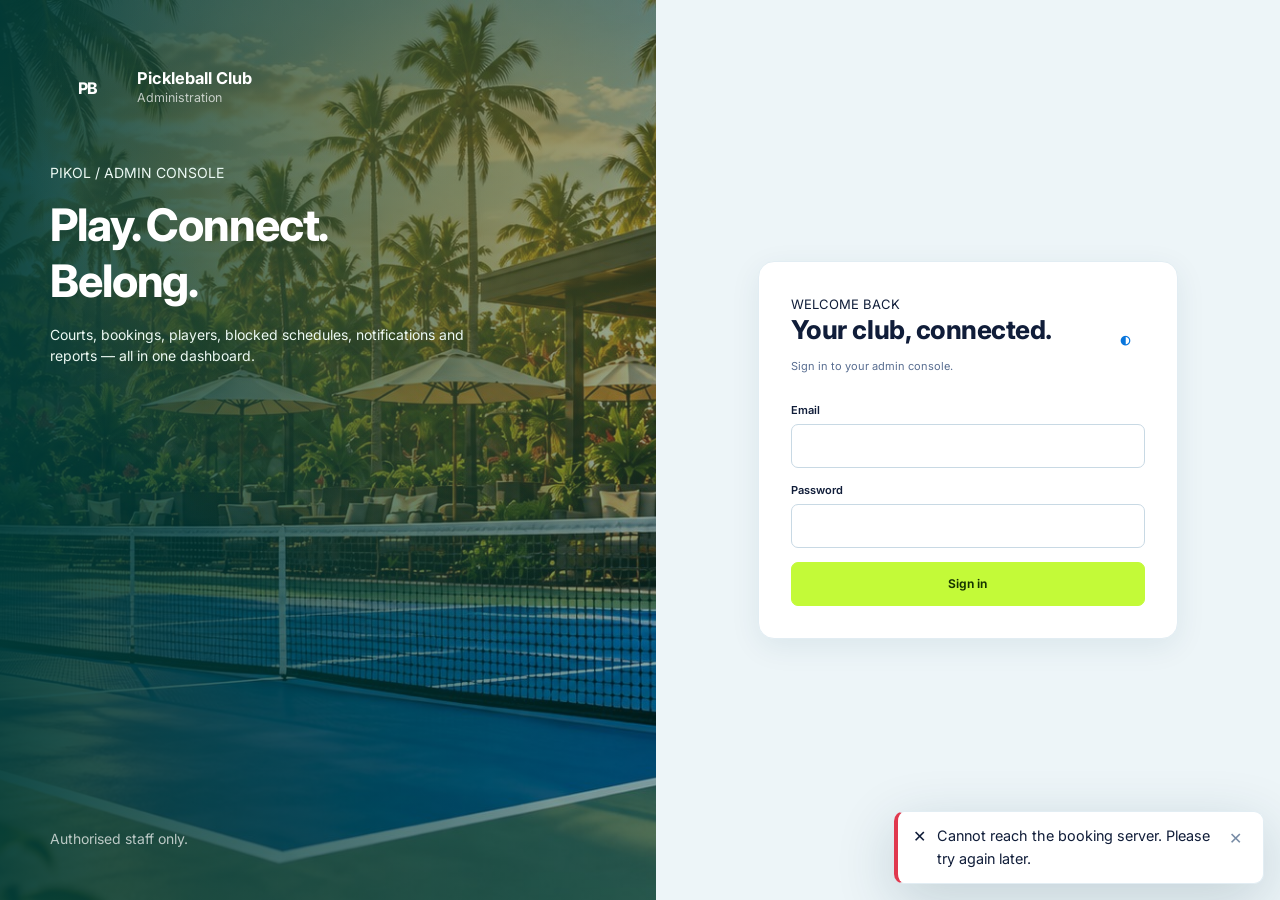
<file: admin.html>
<!doctype html>
<html lang="en" data-theme="light">
<head>
<meta charset="utf-8" />
<meta name="viewport" content="width=device-width, initial-scale=1, viewport-fit=cover" />
<meta name="robots" content="noindex" />
<title>Admin — Court Booking</title>
<link rel="icon" id="favicon" href="icons/wenjelly-v73-192.png" />
<link rel="preconnect" href="https://fonts.googleapis.com" />
<link rel="preconnect" href="https://fonts.gstatic.com" crossorigin />
<link href="https://fonts.googleapis.com/css2?family=Inter:wght@400;500;600;700;800;900&display=swap" rel="stylesheet" />
<link rel="manifest" href="admin-manifest.json?v=73" />
<meta name="theme-color" content="#0f3d32" />
<meta name="mobile-web-app-capable" content="yes" />
<meta name="apple-mobile-web-app-capable" content="yes" />
<meta name="apple-mobile-web-app-status-bar-style" content="default" />
<meta name="apple-mobile-web-app-title" content="PIKOL Admin" />
<link rel="apple-touch-icon" href="icons/wenjelly-v73-apple.png" />
<script src="config.js"></script>
<script src="tournament-view.js"></script>
<link rel="stylesheet" href="styles.css" />
<style>
/* Booking photographs are wide previews, independent of logo sizing. */
.admin-app .asset-card.booking-hero-asset{grid-column:1 / -1;grid-template-columns:minmax(180px,320px) minmax(0,1fr);gap:10px 20px}
.admin-app .booking-hero-asset .asset-preview{width:100%;height:auto;aspect-ratio:16/9;padding:0;grid-row:1 / span 5}
.admin-app .booking-hero-asset .asset-preview img,.admin-app .court-promo-preview img{width:100%;height:100%;max-width:none;max-height:none;object-fit:cover;display:block}
.admin-app .booking-hero-asset .promo-preview-note{grid-column:2;margin:0}
.admin-app .court-promo-preview{width:100%;aspect-ratio:4/3;max-height:320px;overflow:hidden;border-radius:12px;background:var(--surface-2,#f7f9fb);border:1px solid var(--border,#e3e8ee)}
.admin-app .promo-preview-note{font-size:.78rem;line-height:1.5;min-height:1.5em}
.admin-app .promo-image-actions{gap:8px}
.admin-app .promo-image-actions .btn{white-space:normal}
@media(max-width:620px){.admin-app .asset-card.booking-hero-asset{grid-template-columns:minmax(0,1fr)}.admin-app .booking-hero-asset .asset-preview{grid-column:1;grid-row:auto}.admin-app .booking-hero-asset .card-title,.admin-app .booking-hero-asset>p,.admin-app .booking-hero-asset>.input,.admin-app .booking-hero-asset>.row,.admin-app .booking-hero-asset .promo-preview-note{grid-column:1}.admin-app .court-promo-preview{max-height:250px}}
</style>
<link rel="stylesheet" href="admin-premium.css?v=81-attendance-lock" />

<style id="pikol-role-ui-v33">
.role-hidden{display:none !important}
/* The app shell never paints until the authenticated role is resolved. */
body.admin-app:not(.role-ready) #view-app{visibility:hidden !important}
body.admin-app.role-ready #view-app{visibility:visible}
</style>

<style id="pikol-settings-eventnav-v36">
/* V36: Settings now uses the SAME shared sub-navigation / route-switch behavior
   as Events. This block only keeps Settings content viewport-safe; it does not
   create a second tab system. */
#page-settings,#page-settings *{box-sizing:border-box}
#page-settings{width:100%;max-width:100%;min-width:0;overflow-x:clip}
#page-settings .settings-section,#page-settings form,#page-settings section,#page-settings .grid,#page-settings .row,#page-settings .spread,#page-settings .field,#page-settings .asset-card{min-width:0;max-width:100%}
#page-settings img,#page-settings video,#page-settings canvas,#page-settings svg{max-width:100%}
#page-settings .input,#page-settings .select,#page-settings .textarea{width:100%;max-width:100%;min-width:0}
#page-settings .page-subtitle,#page-settings .tiny,#page-settings .field-hint,#page-settings .card-title,#page-settings p,#page-settings label{overflow-wrap:anywhere}
#page-settings #promo-qr-canvas{height:auto !important;max-width:100% !important}
#page-settings .settings-panel-enter{opacity:0;transform:translateY(10px)}
#page-settings .settings-panel-enter.is-visible{opacity:1;transform:translateY(0);transition:opacity 220ms ease,transform 300ms cubic-bezier(.22,.72,.25,1)}
@media(max-width:1024px){
  #page-settings .settings-section{width:100%;max-width:100%;margin-left:0;margin-right:0;overflow-x:clip}
  #page-settings .row,#page-settings .spread{max-width:100%;gap:10px;flex-wrap:wrap}
  #page-settings .asset-preview,#page-settings .asset-card{max-width:100%;overflow:hidden}
  #page-settings .booking-hero-asset{grid-template-columns:minmax(0,1fr) !important}
  #page-settings .booking-hero-asset .asset-preview{grid-column:1 !important;grid-row:auto !important}
}
@media(max-width:767px){
  #page-settings{padding-inline:0 !important}
  #page-settings .grid.cols-2,#page-settings .grid.cols-3,#page-settings .grid.cols-4{grid-template-columns:minmax(0,1fr) !important}
  #page-settings .color-field{grid-template-columns:48px minmax(0,1fr) !important;width:100%}
  #page-settings .color-field input[type="color"]{max-width:48px}
  #page-settings .row > .btn,#page-settings .spread > .btn{max-width:100%}
  #page-settings #staff-users-panel .spread{display:grid;grid-template-columns:minmax(0,1fr);align-items:start}
  #page-settings #staff-users-panel .spread .btn{width:100%}
}
@media(max-width:420px){
  #page-settings .row > .btn{width:100%;justify-content:center}
  #page-settings .settings-section{padding-left:12px !important;padding-right:12px !important}
}
@media(prefers-reduced-motion:reduce){
  #page-settings .settings-panel-enter.is-visible{transition-duration:1ms !important}
}
</style>
<link rel="stylesheet" href="client-upgrades.css?v=56-android-native-scroll">
<script src="range-availability.js?v=56-android-native-scroll"></script>
<link rel="stylesheet" href="tournament-premium.css?v=67" />
<script src="tournament-premium.js?v=74-system-audit"></script>
<script src="tournament-command.js?v=67"></script>
<link rel="stylesheet" href="venue-booking.css?v=4-occasion-20261012">
<script src="venue-ui.js?v=81-attendance-lock"></script>
<script src="venue-admin.js?v=71"></script>
<link rel="stylesheet" href="mobile-fit.css?v=75-mobile-fit" />
<link rel="stylesheet" href="business-suite.css?v=4-20261012">
</head>
<body class="admin-app">

<!-- ===================== BOOT SPLASH ==================== -->
<div id="boot-splash" class="boot-splash" role="status" aria-live="polite">
  <div class="boot-inner">
    <div class="boot-logo" id="boot-logo"></div>
    <div class="boot-name" id="boot-name"></div>
    <div class="boot-bar"><span></span></div>
  </div>
</div>

<!-- ======================= LOGIN ======================= -->
<div id="view-auth" class="auth-wrap">
  <section class="auth-hero">
    <div>
      <div class="brand" style="margin-bottom:36px">
        <div class="brand-logo" id="hero-logo">PB</div>
        <div class="brand-text">
          <div class="brand-name" id="hero-name" style="color:#fff">Pickleball Club</div>
          <div class="brand-tagline" style="color:rgba(255,255,255,.7)">Administration</div>
        </div>
      </div>
      <p class="admin-login-eyebrow">PIKOL / ADMIN CONSOLE</p><h1>Play. Connect.<br>Belong.</h1>
      <p>Courts, bookings, players, blocked schedules, notifications and reports — all in one dashboard.</p>
    </div>
    <p class="tiny" style="color:rgba(255,255,255,.7);margin:0">Authorised staff only.</p>
  </section>
  <section class="auth-panel">
    <form class="auth-card card" id="form-login" novalidate>
      <div class="spread" style="margin-bottom:16px">
        <div><span class="admin-login-eyebrow">WELCOME BACK</span><h2 class="section-title">Your club, connected.</h2><p class="muted tiny">Sign in to your admin console.</p></div>
        <div class="row" style="gap:6px">
          <button type="button" class="btn btn-ghost btn-icon theme-toggle" title="Toggle theme" aria-label="Toggle theme">◐</button>
        </div>
      </div>
      <div class="field"><label class="label" for="li-email">Email</label>
        <input class="input" id="li-email" type="email" required autocomplete="email" /></div>
      <div class="field"><label class="label" for="li-pass">Password</label>
        <input class="input" id="li-pass" type="password" required autocomplete="current-password" /></div>
      <button class="btn btn-primary btn-block" type="submit" data-loading="Signing in...">Sign in</button>
    </form>
  </section>
</div>

<!-- ======================= SHELL ======================= -->
<div id="view-app" class="admin-shell hidden">
  <div class="drawer-backdrop" id="drawer-backdrop"></div>

  <aside class="sidebar" aria-label="Admin navigation">
    <div class="admin-sidebar-art" aria-hidden="true"><img src="assets/booking/community.jpg" alt="" /><span>GOOD<br>PLAYERS<br>BRIGHTER<br>DAYS</span></div>
    <div class="brand sidebar-brand">
      <div class="brand-logo" id="app-logo"><img src="icons/wenjelly-v73-192.png" alt="Club logo" /></div>
      <div class="brand-text"><strong class="sidebar-product">PIKOL</strong><span class="brand-tagline">Admin Console</span><div class="brand-name" id="app-name">WenJelly Pickleball Zone</div></div>
    </div>
    <nav class="nav" id="nav">
      <button class="nav-item" data-page="business" data-group="business"><span class="ico" aria-hidden="true">↗</span>Business Operations</button>
      <button class="nav-item" data-page="accounting" data-group="accounting"><span class="ico" aria-hidden="true">₱</span>Accounting &amp; Reports</button>
      <button class="nav-item" data-page="businesspolicies" data-group="settings"><span class="ico" aria-hidden="true">⚙</span>Business Policies</button>
      <button class="nav-item is-active" data-page="dashboard" data-group="dashboard"><span class="ico" aria-hidden="true"><svg class="admin-icon" viewBox="0 0 24 24" fill="none" stroke="currentColor" stroke-width="1.8" stroke-linecap="round" stroke-linejoin="round" aria-hidden="true"><path d="m3 10 9-7 9 7v10a1 1 0 0 1-1 1h-5v-7H9v7H4a1 1 0 0 1-1-1Z"/></svg></span>Dashboard</button>
      <button class="nav-item" data-page="calendar" data-default-page="calendar" data-group="schedule"><span class="ico" aria-hidden="true"><svg class="admin-icon" viewBox="0 0 24 24" fill="none" stroke="currentColor" stroke-width="1.8" stroke-linecap="round" stroke-linejoin="round" aria-hidden="true"><rect x="3" y="5" width="18" height="16" rx="2"/><path d="M16 3v4M8 3v4M3 11h18M8 15h2M14 15h2M8 18h2"/></svg></span><span class="nav-label" data-default-label="Bookings &amp; Schedule">Bookings &amp; Schedule</span><span class="pill hidden" id="nav-pending"></span></button>
      <button class="nav-item" data-page="payments" data-group="transactions"><span class="ico" aria-hidden="true"><svg class="admin-icon" viewBox="0 0 24 24" fill="none" stroke="currentColor" stroke-width="1.8" stroke-linecap="round" stroke-linejoin="round" aria-hidden="true"><rect x="2" y="4" width="20" height="16" rx="3"/><path d="M2 9h20M6 15h4"/></svg></span>Payments<span class="pill hidden" id="nav-payments"></span></button>
      <button class="nav-item" data-page="players" data-group="players"><span class="ico" aria-hidden="true"><svg class="admin-icon" viewBox="0 0 24 24" fill="none" stroke="currentColor" stroke-width="1.8" stroke-linecap="round" stroke-linejoin="round" aria-hidden="true"><circle cx="9" cy="7" r="3"/><path d="M2 21v-3a7 7 0 0 1 14 0v3ZM16 4a3 3 0 0 1 0 6M19 14a5 5 0 0 1 3 4v3"/></svg></span>Players &amp; Membership</button>
      <button class="nav-item" data-page="events" data-group="events"><span class="ico" aria-hidden="true"><svg class="admin-icon" viewBox="0 0 24 24" fill="none" stroke="currentColor" stroke-width="1.8" stroke-linecap="round" stroke-linejoin="round" aria-hidden="true"><path d="M8 3h8v6a4 4 0 0 1-8 0ZM8 5H4v3a4 4 0 0 0 4 4M16 5h4v3a4 4 0 0 1-4 4M12 13v5M8 21h8M9 18h6"/></svg></span>Events<span class="pill hidden" id="nav-events"></span></button>
      <button class="nav-item" data-page="notifications" data-group="communications"><span class="ico" aria-hidden="true"><svg class="admin-icon" viewBox="0 0 24 24" fill="none" stroke="currentColor" stroke-width="1.8" stroke-linecap="round" stroke-linejoin="round" aria-hidden="true"><rect x="2" y="4" width="20" height="16" rx="2"/><path d="m2 6 10 7L22 6"/></svg></span>Communications</button>
      <button class="nav-item" data-page="reports" data-group="reports"><span class="ico" aria-hidden="true"><svg class="admin-icon" viewBox="0 0 24 24" fill="none" stroke="currentColor" stroke-width="1.8" stroke-linecap="round" stroke-linejoin="round" aria-hidden="true"><path d="M4 21V11M10 21V3M16 21V8M22 21V15"/></svg></span>Reports</button>
      <button class="nav-item" data-page="settings" data-group="settings"><span class="ico" aria-hidden="true"><svg class="admin-icon" viewBox="0 0 24 24" fill="none" stroke="currentColor" stroke-width="1.8" stroke-linecap="round" stroke-linejoin="round" aria-hidden="true"><path d="m9 3-.6 2.3-2 .9L4 5.6l-2 3.5 1.8 1.8v2.2L2 14.9l2 3.5 2.4-.6 2 .9L9 21h6l.6-2.3 2-.9 2.4.6 2-3.5-1.8-1.8v-2.2L22 9.1l-2-3.5-2.4.6-2-.9L15 3Z"/><circle cx="12" cy="12" r="3"/></svg></span>Settings</button>
    </nav>
    <div class="sidebar-actions">
      <button class="btn btn-ghost btn-block theme-toggle" style="justify-content:flex-start"><svg class="admin-icon" viewBox="0 0 24 24" fill="none" stroke="currentColor" stroke-width="1.8" stroke-linecap="round" stroke-linejoin="round" aria-hidden="true"><circle cx="12" cy="12" r="4"/><path d="M12 2v2M12 20v2M2 12h2M20 12h2M5 5l1.5 1.5M17.5 17.5 19 19M5 19l1.5-1.5M17.5 6.5 19 5"/></svg> Toggle theme</button>
      <button class="btn btn-ghost btn-block" id="btn-logout"><svg class="admin-icon" viewBox="0 0 24 24" fill="none" stroke="currentColor" stroke-width="1.8" stroke-linecap="round" stroke-linejoin="round" aria-hidden="true"><path d="M9 3H4v18h5M14 7l5 5-5 5M8 12h11"/></svg> Logout</button>
    </div>
  </aside>

  <div class="admin-main">
    <header class="appbar">
      <div class="container appbar-inner">
        <div class="row admin-toolbar-status">
          <button class="btn btn-ghost btn-icon mobile-only" id="drawer-open" aria-label="Open navigation" aria-controls="nav" aria-expanded="false"><svg class="admin-icon" viewBox="0 0 24 24" fill="none" stroke="currentColor" stroke-width="1.8" stroke-linecap="round" stroke-linejoin="round" aria-hidden="true"><path d="M4 6h16M4 12h16M4 18h16"/></svg></button>
          <span id="rt-status" title="Live connection to the booking server"><span id="rt-dot"></span><span id="rt-text">Connecting…</span></span>
        </div>
        <div class="row admin-toolbar-actions">
          <button class="btn btn-ghost btn-icon admin-alert-bell" id="btn-incharge-alerts" title="In-Charge alerts" aria-label="In-Charge alerts"><svg class="admin-icon" viewBox="0 0 24 24" fill="none" stroke="currentColor" stroke-width="1.8" stroke-linecap="round" stroke-linejoin="round" aria-hidden="true"><path d="M18 8a6 6 0 0 0-12 0c0 7-3 7-3 9h18c0-2-3-2-3-9M10 21h4"/></svg><span class="admin-alert-count hidden" id="admin-alert-count"></span></button>
          <button class="btn btn-ghost btn-icon" id="btn-refresh" title="Refresh" aria-label="Refresh"><svg class="admin-icon" viewBox="0 0 24 24" fill="none" stroke="currentColor" stroke-width="1.8" stroke-linecap="round" stroke-linejoin="round" aria-hidden="true"><path d="M20 7v5h-5M4 17v-5h5M6 6a8 8 0 0 1 14 6M4 12a8 8 0 0 0 14 6"/></svg></button>
          <div id="admin-account" class="admin-account"><span class="admin-avatar" id="admin-avatar" aria-hidden="true">A</span><span><strong id="admin-role-label">Admin</strong><span id="admin-email"></span></span></div>
        </div>
      </div>
    </header>
    <section class="admin-hero" aria-labelledby="page-title">
      <img class="admin-hero-image" id="admin-hero-image" src="assets/booking/hero-court.jpg" alt="" fetchpriority="high" />
      <div class="admin-hero-heading"><h1 id="page-title">Dashboard</h1><p id="admin-hero-description">Manage bookings, players, payments and more — all in one place.</p></div>
      <p class="admin-hero-motto">MORE THAN A GAME<br>A BRIGHTER COMMUNITY</p>
      <p class="admin-hero-signature" aria-hidden="true">Play<br>Connect<br>Belong</p>
    </section>

    <main class="admin-content">
      <nav class="subnav" id="subnav" hidden aria-label="Section"></nav>
      <!-- DASHBOARD — card-based command center -->
      <section id="page-dashboard">
        <div class="grid cols-4 kpi-grid" id="stat-grid"></div>
        <div class="dashboard-overview">
          <section class="panel attention-panel"><div class="panel-head"><h2 class="section-title">Needs attention</h2><button class="btn btn-ghost btn-sm" data-goto-page="payments">View payments →</button></div><div class="list" id="attention-grid"></div></section>
          <section class="panel upcoming-panel"><div class="panel-head"><h2 class="section-title">Upcoming schedule</h2><button class="btn btn-ghost btn-sm" data-goto-page="calendar">Full schedule →</button></div><div class="list" id="upcoming-list"></div></section>
          <aside class="admin-promo-card"><img src="assets/booking/court-01.jpg" alt="Sunlit pickleball courts surrounded by palms" loading="lazy" /><div><strong>A HEALTHIER<br>HAPPIER YOU</strong><span>Pickleball today.<br>Brighter tomorrows.</span></div></aside>
        </div>
        <div class="dashboard-insights">
          <section class="panel chart-panel"><div class="panel-head"><h2 class="section-title">Insights &amp; court activity</h2><span class="tiny muted">Club overview</span></div><h3 class="card-title">Bookings, last 14 days</h3><div class="chart-bars" id="chart-trend"></div><div class="dashboard-court-activity"><h3 class="card-title">Court booking distribution</h3><div class="stack" id="chart-util"></div></div></section>
          <section class="panel recent-panel"><div class="panel-head"><h2 class="section-title">Recent bookings</h2><button class="btn btn-ghost btn-sm" data-goto-page="bookings">View all bookings →</button></div><div id="recent-list"></div></section>
        </div>
      </section>

      <!-- BOOKINGS -->
      <section id="page-bookings" class="hidden">
        <div class="section-shell">
          <div class="card-header bookings-header">
            <div><h2 class="section-title">Bookings</h2><p class="page-subtitle">Court reservations, payments and status in one place.</p></div>
            <div class="row wrap bookings-filters">
              <select class="select" id="bk-venue" aria-label="Booking venue"><option value="">All venues</option></select><input class="input" id="bk-q" aria-label="Search bookings" placeholder="Search name, email, reference" style="min-width:220px" />
              <select class="select" id="bk-status" aria-label="Booking status" style="min-width:150px">
                <option value="all">All statuses</option>
                <option value="checkout_hold">Checkout hold</option><option value="payment_submitted">Payment under review</option><option value="pending_approval">Pending approval</option><option value="confirmed" selected>Confirmed</option><option value="expired">Hold expired</option><option value="pending_payment">Payment required</option><option value="completed">Completed</option>
                <option value="cancelled">Cancelled</option>
              </select>
              <span class="mobile-date-field booking-date-field">
                <input class="input" id="bk-date" aria-label="Booking date" type="date" style="min-width:160px" />
                <span class="mobile-date-display" id="bk-date-display" aria-hidden="true">MM/DD/YY</span>
              </span>
              <button class="btn btn-outline btn-sm" id="bk-clear">Clear</button>
            </div>
          </div>

          <div id="bookings-confirmed-groups">
            <section class="booking-schedule-group" id="bookings-upcoming-group">
              <div class="booking-group-head"><div><h3>Upcoming Games</h3><p>Nearest confirmed court schedules first.</p></div><span class="booking-group-count" id="bookings-upcoming-count">0</span></div>
              <div class="table-wrap"><table class="data bookings-table" data-mobile-cards="true">
                <thead><tr><th>Reference</th><th>Client</th><th>Court</th><th>Date & time</th><th>Court Fee</th><th>Method</th><th>Payment status</th><th>Booking status</th><th>Actions</th></tr></thead>
                <tbody id="bookings-upcoming-body"></tbody>
              </table></div>
            </section>

            <section class="booking-schedule-group" id="bookings-past-group">
              <div class="booking-group-head"><div><h3>Past Games</h3><p>Most recently passed confirmed schedules first.</p></div><span class="booking-group-count" id="bookings-past-count">0</span></div>
              <div class="table-wrap"><table class="data bookings-table" data-mobile-cards="true">
                <thead><tr><th>Reference</th><th>Client</th><th>Court</th><th>Date & time</th><th>Court Fee</th><th>Method</th><th>Payment status</th><th>Booking status</th><th>Actions</th></tr></thead>
                <tbody id="bookings-past-body"></tbody>
              </table></div>
            </section>
          </div>

          <div id="bookings-standard-list" class="hidden">
            <div class="table-wrap"><table class="data bookings-table" data-mobile-cards="true">
              <thead><tr><th>Reference</th><th>Client</th><th>Court</th><th>Date & time</th><th>Court Fee</th><th>Method</th><th>Payment status</th><th>Booking status</th><th>Actions</th></tr></thead>
              <tbody id="bookings-body"></tbody>
            </table></div>
          </div>
        </div>
      </section>

      <!-- TRANSACTION CENTER: every payment in the system, one screen -->
      <section id="page-payments" class="hidden">
        <div class="grid cols-4" id="tx-stats"></div>
        <div class="section-shell mt-5">
          <div class="section-head">
            <div>
              <h2 class="section-title">Transactions</h2>
              <p class="page-subtitle">One simple queue for court, event and membership collections.</p>
            </div>
            <div class="row wrap" style="gap:6px">
              <select class="input" id="tx-type" aria-label="Transaction type" style="width:auto">
                <option value="all">All transaction types</option>
                <option value="booking">Court bookings</option>
                <option value="tournament">Tournaments</option>
                <option value="open_play">Open Play</option>
                <option value="membership">Membership</option>
              </select>
              <select class="input" id="tx-status" aria-label="Transaction status" style="width:auto">
                <option value="review">For review</option>
                
                <option value="verified">Paid</option>
                <option value="rejected">Rejected</option>
                <option value="all">All statuses</option>
              </select>
              <input class="input" id="tx-q" aria-label="Search transactions" placeholder="Client or reference" style="max-width:200px" />
              <button class="btn btn-outline btn-sm" id="tx-refresh">Refresh</button>
            </div>
          </div>
          <div class="table-wrap"><table class="data" data-mobile-cards="true">
            <thead><tr><th>Transaction</th><th>Type</th><th>Client</th><th>Item</th><th>Amount</th>
              <th>Method / reference</th><th>Status</th><th>Submitted</th><th>Actions</th></tr></thead>
            <tbody id="tx-body"></tbody>
          </table></div>
        </div>
      </section>

      <!-- CALENDAR -->
      <section id="page-calendar" class="hidden">
        <div class="section-shell">
          <div class="card-header">
            <div><h2 class="section-title">Daily schedule</h2><p class="page-subtitle">View and manage the court schedule for your club.</p></div>
            <div class="row wrap venue-admin-toolbar"><label for="cal-venue" class="tiny muted">Venue</label><select class="select" id="cal-venue" aria-label="Filter calendar by venue"><option value="">All venues</option></select>
              <button class="btn btn-outline btn-sm" id="cal-prev-day" aria-label="Previous day">‹</button>
              <span class="mobile-date-field calendar-date-field">
                <input class="input" id="cal-date" aria-label="Schedule date" type="date" style="min-width:170px" />
                <span class="mobile-date-display" id="cal-date-display" aria-hidden="true">MM/DD/YY</span>
              </span>
              <button class="btn btn-outline btn-sm" id="cal-next-day" aria-label="Next day">›</button>
            </div>
          </div>
          <div class="legend" style="margin-bottom:14px">
            <span><strong class="st-available">✓</strong> Available</span>
            <span><strong class="st-booked">✕</strong> Booked</span>
            <span><strong class="st-maintenance">⚙</strong> Maintenance</span>
            <span><strong class="st-blocked">⛔</strong> Blocked</span>
            <span><strong class="st-inactive">⏸</strong> Inactive</span>
          </div>
          <div class="venue-calendar-groups" id="calendar-courts"></div>
        </div>
      </section>

      <!-- COURTS -->
      <section id="page-courts" class="hidden">
        <div class="section-shell">
          <div class="card-header"><h2 class="section-title">Venues &amp; Courts</h2>
            <button class="btn btn-primary btn-sm" id="btn-new-court">＋ Add court</button></div>
          <div class="list admin-court-list" id="courts-grid"></div>
        </div>
      </section>

      <!-- PLAYERS -->
      <section id="page-players" class="hidden">
        <div class="section-shell">
          <div class="card-header"><h2 class="section-title">Players</h2>
            <input class="input" id="pl-q" aria-label="Search players" placeholder="Search players" style="max-width:260px" /></div>
          <div class="table-wrap players-table-viewport" role="region" aria-label="Players table. Swipe horizontally to view hidden columns."><table class="data players-table">
            <thead><tr><th>Name</th><th>Email</th><th>Mobile</th><th>Bookings</th><th>Status</th><th>Actions</th></tr></thead>
            <tbody id="players-body"></tbody>
          </table></div>
        </div>
      </section>

      <!-- PIKOL COMPETITIVE RANKING 2.0 -->
      <section id="page-ratings" class="hidden"><div class="section-shell">
      <div class="card-header"><h2 class="section-title">Competitive Ranks · Admin Placement</h2><input class="input" id="rat-q" placeholder="Search player" aria-label="Search player ranking" style="max-width:250px"></div>
      <p class="muted tiny">One unified Bronze → Divine rank per player. Both Singles and Doubles tournament matches earn RP; audited admin placement supported.</p>
      <div class="table-wrap"><table class="data"><thead><tr><th>Player</th><th>Competitive Rank</th><th>RP</th><th>Tournament Matches</th><th>Actions</th></tr></thead><tbody id="ratings-body"></tbody></table></div>
      <div class="mt-4"><h3 class="section-title">Ranking Settings</h3><p class="muted tiny">For competitive integrity, RP settings lock after the first real RP transaction. Recalculation requires a controlled migration.</p><button class="btn btn-outline" id="pr-edit-settings">Configure RP Coefficient and Thresholds</button></div>
      </div></section>

      <!-- MEMBERSHIP -->
      <section id="page-memberships" class="hidden">
        <div class="page-head"><h2 class="page-h1">Players &amp; Membership</h2><p class="page-subtitle">Plans, active members, expiry and automatic booking/event benefits.</p></div>
        <div class="grid cols-2 membership-admin-grid">
          <section class="section-shell">
            <div class="section-head"><div><h2 class="section-title">Membership plans</h2><p class="tiny muted">Benefits apply automatically after payment verification.</p></div><button class="btn btn-primary btn-sm" id="btn-new-membership-plan">＋ Plan</button></div>
            <div class="list" id="membership-plans-admin"></div>
          </section>
          <section class="section-shell">
            <div class="card-header"><h2 class="section-title">Members</h2><select class="select" id="membership-status-filter" aria-label="Membership status" style="width:auto"><option value="all">All</option><option value="active">Active</option><option value="pending_payment">Awaiting payment</option><option value="payment_review">For review</option><option value="expired">Expired</option></select></div>
            <div class="list" id="memberships-admin"></div>
          </section>
        </div>
      </section>

      <!-- BLOCKS -->
      <section id="page-blocks" class="hidden">
        <div class="grid" style="grid-template-columns:minmax(280px,340px) minmax(0,1fr)">
          <form class="form-section operation-form" id="form-block">
            <h2 class="section-title" style="margin-bottom:16px">Block a schedule</h2>
            <div class="field"><label class="label" for="bl-venue">Venue</label>
              <select class="select" id="bl-venue" required><option value="">Choose venue</option></select></div>
            <div class="field"><label class="label" for="bl-court">Court</label>
              <select class="select" id="bl-court" disabled><option value="">Choose venue first</option></select><p class="tiny muted">All courts applies ONLY to the selected venue.</p></div>
            <div class="field"><label class="label" for="bl-date">Date</label>
              <input class="input" id="bl-date" type="date" required /></div>
            <div class="grid cols-2" style="gap:0 12px">
              <div class="field"><label class="label" for="bl-start">Start</label><input class="input" id="bl-start" type="time" step="900" required /></div>
              <div class="field"><label class="label" for="bl-end">End</label><input class="input" id="bl-end" type="time" step="900" required /></div>
            </div>
            <div class="field"><label class="label" for="bl-reason">Reason</label>
              <select class="select" id="bl-reason">
                <option value="maintenance">Maintenance</option><option value="tournament">Tournament</option>
                <option value="private_event">Private event</option><option value="cleaning">Cleaning</option>
                <option value="other">Other</option>
              </select></div>
            <div class="field"><label class="label" for="bl-notes">Notes</label><input class="input" id="bl-notes" maxlength="200" /></div>
            <button class="btn btn-primary btn-block" type="submit" data-loading="Saving...">Add block</button>
          </form>
          <section class="section-shell">
            <div class="section-head"><h2 class="section-title">Blocked periods</h2></div>
            <div class="table-wrap"><table class="data" data-mobile-cards="true">
              <thead><tr><th>Date</th><th>Venue</th><th>Court</th><th>Time</th><th>Reason</th><th>Notes</th><th></th></tr></thead>
              <tbody id="blocks-body"></tbody>
            </table></div>
          </section>
        </div>
      </section>

      <!-- NOTIFICATIONS -->
      <section id="page-notifications" class="hidden">
        <div class="tabs" role="tablist" style="margin-bottom:14px">
          <button class="tab" role="tab" data-nttab="log" aria-selected="true">Message log</button>
          <button class="tab" role="tab" data-nttab="queue" aria-selected="false">Scheduled</button>
          <button class="tab" role="tab" data-nttab="broadcast" aria-selected="false">Broadcast</button>
        </div>

        <section class="section-shell" id="nt-pane-queue" hidden>
          <div class="card-header"><h2 class="section-title">Scheduled &amp; retrying messages</h2>
            <div class="row">
              <select class="select" id="nq-status" aria-label="Scheduled message status">
                <option value="pending">Pending</option><option value="failed">Failed</option>
                <option value="sent">Sent</option><option value="cancelled">Cancelled</option>
                <option value="all">All</option>
              </select>
              <select class="select" id="nq-category" aria-label="Message category">
                <option value="all">All categories</option><option value="reminder">Reminders</option>
                <option value="announcement">Announcements</option><option value="booking">Bookings</option>
                <option value="payment">Payments</option><option value="event">Events</option>
                <option value="welcome">Welcome</option>
              </select>
              <button class="btn btn-outline" type="button" id="nq-run">Run scheduler now</button>
            </div></div>
          <div class="row wrap" id="nq-counts" style="padding:0 4px 10px"></div>
          <div class="table-wrap communication-table-viewport scheduled-table-viewport" role="region" aria-label="Scheduled messages table. Swipe horizontally to view hidden columns."><table class="data communication-table scheduled-table">
            <thead><tr><th>Scheduled</th><th>Channel</th><th>Type</th><th>Recipient</th><th>Attempts</th><th>Status</th><th>Actions</th></tr></thead>
            <tbody id="nq-body"></tbody>
          </table></div>
        </section>

        <section class="section-shell broadcast-composer" id="nt-pane-broadcast" hidden>
          <div class="card-header"><div><h2 class="section-title">Broadcast message</h2><p class="page-subtitle">Share an announcement with your community.</p></div></div>
          <form id="nb-form">
            <div class="field"><label class="label" for="nb-audience">Recipients</label>
              <select class="select" id="nb-audience">
                <option value="active_players">All active players</option>
                <option value="all">All players (including inactive)</option>
                <option value="upcoming_bookings">Players with upcoming bookings</option>
              </select>
              <span class="field-hint" id="nb-count">Select an audience to preview the recipient count.</span></div>
            <div class="field"><label class="label" for="nb-subject">Subject</label>
              <input class="input" id="nb-subject" maxlength="160" placeholder="Holiday schedule update" /></div>
            <div class="field"><label class="label" for="nb-body">Message</label>
              <textarea class="input" id="nb-body" rows="6" maxlength="4000" placeholder="Write the announcement players will receive by email and SMS."></textarea>
              <span class="field-hint">Email gets the full message; SMS receives a shortened version automatically.</span></div>
            <div class="field"><span class="label">Send via</span>
              <div class="row wrap check-row">
                <label class="check"><input type="checkbox" id="nb-ch-email" checked /> Email</label>
                <label class="check"><input type="checkbox" id="nb-ch-sms" /> SMS</label>
              </div>
              <span class="field-hint">Tick both to send by email and SMS. Nothing is sent by SMS unless you choose it.</span></div>
            <div class="row wrap">
              <button class="btn btn-primary" type="submit" data-loading="Queueing...">Queue broadcast</button>
            </div>
          </form>
          <aside class="communication-tips"><strong>Communication tips</strong><ul><li>Keep updates short, friendly and actionable.</li><li>Choose the audience that needs your message.</li><li>Review the recipients and channels before queueing.</li></ul></aside>
        </section>

        <section class="section-shell" id="nt-pane-log">
          <div class="card-header"><div><h2 class="section-title">Message log</h2><p class="page-subtitle">Recent messages and their delivery status.</p></div>
            <div class="row">
              <select class="select" id="nt-channel" aria-label="Message channel"><option value="all">All channels</option><option value="email">Email</option><option value="sms">SMS</option><option value="push">PWA Push</option></select>
              <select class="select" id="nt-status" aria-label="Message status"><option value="all">All statuses</option><option value="sent">Sent</option><option value="failed">Failed</option></select>
            </div></div>
          <div class="table-wrap communication-table-viewport message-log-table-viewport" role="region" aria-label="Message log table. Swipe horizontally to view hidden columns."><table class="data communication-table message-log-table">
            <thead><tr><th>Created</th><th>Channel</th><th>Type</th><th>Recipient</th><th>Booking</th><th>Status</th><th>Actions</th></tr></thead>
            <tbody id="notifications-body"></tbody>
          </table></div>
        </section>
      </section>

      <!-- REPORTS -->
      <section id="page-reports" class="hidden">
        <div class="section-shell report-toolbar"><div class="card-header"><h2 class="section-title">Report date range</h2><div class="row wrap"><label class="tiny" for="rp-from">From</label><input class="input" id="rp-from" type="date" /><label class="tiny" for="rp-to">To</label><input class="input" id="rp-to" type="date" /><label class="tiny" for="rp-venue">Venue</label><select class="select" id="rp-venue"><option value="">All venues</option></select><button class="btn btn-primary btn-sm" id="rp-run" data-loading="Loading...">Run report</button></div></div></div>
        <div class="grid cols-4" id="rp-summary"></div><div id="rp-breakdown"></div><section class="section-shell"><h3 class="section-title">Venue reservations and court utilization</h3><div class="table-wrap"><table class="data"><thead><tr><th>Venue</th><th>Reservations</th><th>Booked court-hours</th><th>Booked value</th><th>Collected cash</th><th>Credit applied</th></tr></thead><tbody id="rp-venues"></tbody></table></div></section>
        <div class="grid cols-2 report-charts">
          <section class="section-shell"><div class="card-header"><h3 class="section-title">Bookings per day</h3></div><div class="chart-bars" id="rp-chart"></div></section>
          <section class="section-shell"><div class="card-header"><h3 class="section-title">Booked value by court</h3></div><div class="stack" id="rp-courts"></div></section>
        </div>
        <div class="grid cols-2 report-tables">
          <section class="section-shell"><div class="card-header"><h3 class="section-title">Peak hours</h3></div><div class="table-wrap"><table class="data" style="min-width:0"><thead><tr><th>Start time</th><th>Bookings</th></tr></thead><tbody id="rp-peak"></tbody></table></div></section>
          <section class="section-shell"><div class="card-header"><h3 class="section-title">Top players</h3></div><div class="table-wrap"><table class="data" style="min-width:0"><thead><tr><th>Player</th><th>Bookings</th></tr></thead><tbody id="rp-players"></tbody></table></div></section>
        </div>
      </section>

      <!-- TOURNAMENTS -->
      <section id="page-tournaments" class="hidden">
        <div id="trn-list-view">
          <section class="section-shell">
            <div class="card-header">
              <div class="row" style="gap:8px">
                <button class="btn btn-ghost btn-sm" data-goto-page="events">← Events</button>
                <h2 class="section-title">Tournaments</h2>
              </div>
              <div class="row wrap" style="gap:7px"><button class="btn btn-outline btn-sm" id="btn-manage-scorers">Scorers</button><button class="btn btn-primary btn-sm" id="btn-new-tournament">＋ New tournament</button></div>
            </div>
            <div class="table-wrap"><table class="data" data-mobile-cards="true">
              <thead><tr><th>Tournament</th><th>Date</th><th>Venue</th><th>Divisions</th><th>Teams</th><th>Matches</th><th>Prize pool</th><th>Status</th><th>Visibility</th><th>Actions</th></tr></thead>
              <tbody id="tournaments-body"></tbody>
            </table></div>
          </section>

          <section class="section-shell mt-5">
            <div class="card-header">
              <h2 class="section-title">Tournament registrations</h2>
              <select class="input" id="treg-status" aria-label="Registration status" style="width:auto">
                <option value="pending">Pending (actionable)</option>
                <option value="active">Active registrations</option>
                <option value="approved">Approved</option>
                <option value="disapproved">Disapproved</option>
                <option value="payment_rejected">Rejected payments (history)</option>
                <option value="all">All / history</option>
              </select>
            </div>
            <div class="table-wrap"><table class="data" data-mobile-cards="true">
              <thead><tr><th>Player</th><th>Tournament</th><th>Division</th><th>Team / partner</th><th>Fee</th><th>Payment</th><th>Status</th><th>Code</th><th>Actions</th></tr></thead>
              <tbody id="treg-body"></tbody>
            </table></div>
          </section>
        </div>
        <div id="trn-detail-view" class="hidden"></div>
      </section>

      <!-- EVENTS HUB -->
      <section id="page-events" class="hidden">
        <div class="stack" style="gap:20px">
          <div>
            <h2 class="section-title" style="font-size:22px">Events</h2>
            <p class="page-subtitle">Tournaments and Open Play management in one place.</p>
          </div>
          <div class="list event-hub-list" id="ev-hub-cards">
            <button class="list-row is-clickable event-hub-row" data-hub="tournaments"><span class="event-hub-icon" aria-hidden="true">🏆</span><span class="list-main"><span class="list-title">Tournaments</span><span class="list-sub">Create and manage tournaments, registrations, draws and results — all in one place.</span></span><span class="badge" id="ev-hub-trn">Loading…</span><span class="event-hub-features"><span>Brackets</span><span>Registrations</span><span>Results</span></span><span class="event-hub-cta">Manage Tournaments <span aria-hidden="true">→</span></span></button>
            <button class="list-row is-clickable event-hub-row" data-hub="openplay"><span class="event-hub-icon" aria-hidden="true">♟</span><span class="list-main"><span class="list-title">Open Play</span><span class="list-sub">Schedule sessions, track participants and keep your community active.</span></span><span class="badge" id="ev-hub-op">Loading…</span><span class="event-hub-features"><span>Schedules</span><span>Participants</span><span>Payments</span></span><span class="event-hub-cta">Manage Open Play <span aria-hidden="true">→</span></span></button>
          </div>
          <div class="grid cols-4" id="ev-hub-stats"></div>
          <p id="ev-data-status" class="alert alert-warning" role="status" hidden></p>
          <div class="grid cols-2 admin-events-tables">
            <section class="section-shell"><div class="card-header"><h2 class="section-title">Upcoming events</h2><button class="btn btn-ghost btn-sm" data-goto-page="tournaments">Manage tournaments →</button></div>
              <div class="table-wrap"><table class="data"><thead><tr><th>Date</th><th>Event</th><th>Type</th><th>Status</th><th></th></tr></thead><tbody id="ev-upcoming-body"></tbody></table></div>
            </section>
            <section class="section-shell"><div class="card-header"><h2 class="section-title">Recent tournament registrations</h2><button class="btn btn-ghost btn-sm" data-goto-page="tournaments">View registrations →</button></div>
              <div class="table-wrap"><table class="data"><thead><tr><th>Player</th><th>Tournament</th><th>Date</th><th>Status</th></tr></thead><tbody id="ev-recent-body"></tbody></table></div>
            </section>
          </div>
        </div>
      </section>

      <!-- OPEN PLAY -->
      <section id="page-openplay" class="hidden">
        <section class="section-shell">
          <div class="card-header">
            <div class="row" style="gap:8px">
              <button class="btn btn-ghost btn-sm" data-goto-page="events">← Events</button>
              <h2 class="section-title">Open Play events</h2>
            </div>
            <button class="btn btn-primary btn-sm" id="btn-new-openplay">＋ New Open Play</button>
          </div>
          <div class="table-wrap"><table class="data" data-mobile-cards="true">
            <thead><tr><th>Event</th><th>Date</th><th>Time</th><th>Entrance fee</th><th>Location</th><th>Registered</th><th>Collected</th><th>Status</th><th>Visibility</th><th>Actions</th></tr></thead>
            <tbody id="openplay-body"></tbody>
          </table></div>
        </section>
        <div id="op-registrations" class="hidden mt-5"></div>
      </section>

      <!-- Registration payments now live in the Payments (page-payments). -->

      <!-- SETTINGS -->
      <section id="page-settings" class="hidden">
<form class="settings-section" id="set-branding">
          <h2 class="section-title" style="margin-bottom:16px">White-label branding</h2>
          <div class="grid cols-2" style="gap:0 18px">
            <div class="field"><label class="label" for="s-facility_name">Facility name</label><input class="input" id="s-facility_name" data-key="facility_name" /></div>
            <div class="field"><label class="label" for="s-short_name">Short name</label><input class="input" id="s-short_name" data-key="short_name" /></div>
            <div class="field"><label class="label" for="s-tagline">Tagline</label><input class="input" id="s-tagline" data-key="tagline" /></div>
            <div class="field"><label class="label" for="s-booking_prefix">Booking prefix</label><input class="input" id="s-booking_prefix" data-key="booking_prefix" maxlength="6" /></div>
            <div class="field"><label class="label" for="s-address">Address</label><input class="input" id="s-address" data-key="address" /></div>
            <div class="field"><label class="label" for="s-contact_number">Contact number</label><input class="input" id="s-contact_number" data-key="contact_number" /></div>
            <div class="field"><label class="label" for="s-contact_email">Contact email</label><input class="input" id="s-contact_email" data-key="contact_email" /></div>
            <div class="field"><label class="label" for="s-website">Official Website URL</label><input class="input" id="s-website" data-key="website" /></div>
            <div class="field"><label class="label" for="s-social_facebook">Facebook</label><input class="input" id="s-social_facebook" data-key="social_facebook" /></div>
            <div class="field"><label class="label" for="s-social_instagram">Instagram</label><input class="input" id="s-social_instagram" data-key="social_instagram" /></div>
          </div>
          <div class="field"><label class="label" for="s-description">Description</label><textarea class="textarea" id="s-description" data-key="description"></textarea></div>
          <div class="grid cols-3" style="gap:0 18px">
            <div class="field"><label class="label" for="s-brand_primary">Primary colour</label>
              <div class="color-field"><input type="color" id="s-brand_primary" data-key="brand_primary" /><input class="input" data-mirror="brand_primary" /></div></div>
            <div class="field"><label class="label" for="s-brand_secondary">Secondary colour</label>
              <div class="color-field"><input type="color" id="s-brand_secondary" data-key="brand_secondary" /><input class="input" data-mirror="brand_secondary" /></div></div>
            <div class="field"><label class="label" for="s-brand_accent">Accent colour</label>
              <div class="color-field"><input type="color" id="s-brand_accent" data-key="brand_accent" /><input class="input" data-mirror="brand_accent" /></div></div>
          </div>
          <button class="btn btn-primary" type="submit" data-loading="Saving...">Save branding</button>
        </form>

        <section id="promo-qr-panel" class="settings-section mt-5 admin-only-panel">
          <h2 class="section-title">Promotional QR Generator</h2>
          <p class="page-subtitle">Use the approved landscape artwork with a QR that opens the selected public section.</p>
          <div class="promo-controls"><div class="field"><label class="label" for="promo-qr-destination">Destination</label><select class="select" id="promo-qr-destination"><option value="booking">Booking Site</option><option value="tournament">Tournament Registration</option><option value="open-play">Open Play Registration</option><option value="official-website">Official Website</option></select></div><button class="btn btn-primary" type="button" id="btn-generate-promo-qr">Generate Advertisement</button></div>
          <p id="promo-qr-status" class="muted" role="status" aria-live="polite">Uses your saved public Website and the approved promotional artwork.</p>
          <div id="promo-qr-result" hidden><canvas id="promo-qr-canvas" width="1672" height="941" aria-label="Landscape promotional advertisement"></canvas><div class="promo-output"><div><strong id="promo-qr-title"></strong><a id="promo-qr-link" target="_blank" rel="noopener"></a></div><div class="promo-downloads"><button class="btn btn-primary" type="button" id="btn-download-promo-qr" disabled>Download Landscape PNG</button><button class="btn btn-outline" type="button" id="btn-copy-promo-link" disabled>Copy Link</button><button class="btn btn-outline" type="button" id="btn-download-qr-only" disabled>Download QR Only</button></div></div></div>
        </section>
        <section class="settings-section mt-5" id="set-branding-assets">
          <h2 class="section-title" style="margin-bottom:6px">Branding assets</h2>
          <p class="page-subtitle" style="margin-bottom:16px">Upload an image file or paste a URL. Empty logos use the main logo; the booking hero uses the included court image.</p>
          <div class="grid cols-2" style="gap:18px">
            <div class="asset-card booking-hero-asset" data-asset="hero">
              <h3 class="card-title">Booking site hero image</h3>
              <p class="muted tiny">Shown on the booking welcome screen and main banner. Use a landscape photo, ideally 1600 × 900 or larger. PNG, JPG or WebP, up to 12 MB. Uploads save immediately.</p>
              <div class="asset-preview" data-preview></div>
              <label class="sr-only" for="s-hero_image_url">Booking hero image URL</label>
              <input class="input" data-key="hero_image_url" id="s-hero_image_url" placeholder="https://... or /branding/hero.jpg" type="url" autocomplete="off" aria-describedby="hero-image-note" />
              <input type="file" hidden data-file accept="image/png,image/jpeg,image/webp" />
              <div class="row wrap mt-3 promo-image-actions">
                <button class="btn btn-outline btn-sm" type="button" data-upload>Upload image</button>
                <button class="btn btn-outline btn-sm" type="button" data-save>Save URL</button>
                <button class="btn btn-ghost btn-sm" type="button" data-remove>Reset to default</button>
              </div>
              <p class="muted promo-preview-note" id="hero-image-note" data-preview-note role="status" aria-live="polite"></p>
            </div>
            <div class="asset-card" data-asset="logo">
              <h3 class="card-title">Main logo</h3>
              <p class="muted tiny">Used as the fallback for every other logo.</p>
              <div class="asset-preview" data-preview></div>
              <input class="input" data-key="logo_url" id="s-logo_url" placeholder="https://... or /branding/logo.png" />
              <input type="file" hidden data-file accept="image/png,image/jpeg,image/webp,image/svg+xml" />
              <div class="row wrap mt-3">
                <button class="btn btn-outline btn-sm" type="button" data-upload>Upload image</button>
                <button class="btn btn-outline btn-sm" type="button" data-save>Save URL</button>
                <button class="btn btn-ghost btn-sm" type="button" data-remove>Remove</button>
              </div>
            </div>
            <div class="asset-card" data-asset="app_logo">
              <h3 class="card-title">Main interface logo</h3>
              <p class="muted tiny">Shown in the app header. Falls back to the main logo.</p>
              <div class="asset-preview" data-preview></div>
              <input class="input" data-key="app_logo_url" id="s-app_logo_url" placeholder="https://... or /branding/app-logo.png" />
              <input type="file" hidden data-file accept="image/png,image/jpeg,image/webp,image/svg+xml" />
              <div class="row wrap mt-3">
                <button class="btn btn-outline btn-sm" type="button" data-upload>Upload image</button>
                <button class="btn btn-outline btn-sm" type="button" data-save>Save URL</button>
                <button class="btn btn-ghost btn-sm" type="button" data-remove>Remove</button>
              </div>
            </div>
            <div class="asset-card" data-asset="boot_logo">
              <h3 class="card-title">Startup / boot logo</h3>
              <p class="muted tiny">Shown on the startup screen. Falls back to the main logo.</p>
              <div class="asset-preview" data-preview></div>
              <input class="input" data-key="boot_logo_url" id="s-boot_logo_url" placeholder="https://... or /branding/boot-logo.png" />
              <input type="file" hidden data-file accept="image/png,image/jpeg,image/webp,image/svg+xml" />
              <div class="row wrap mt-3">
                <button class="btn btn-outline btn-sm" type="button" data-upload>Upload image</button>
                <button class="btn btn-outline btn-sm" type="button" data-save>Save URL</button>
                <button class="btn btn-ghost btn-sm" type="button" data-remove>Remove</button>
              </div>
            </div>
            <div class="asset-card" data-asset="favicon">
              <h3 class="card-title">Favicon</h3>
              <p class="muted tiny">Browser tab icon for the client and admin apps.</p>
              <div class="asset-preview" data-preview></div>
              <input class="input" data-key="favicon_url" id="s-favicon_url" placeholder="https://... or /branding/favicon.png" />
              <input type="file" hidden data-file accept="image/png,image/webp,image/svg+xml,image/x-icon,.ico" />
              <div class="row wrap mt-3">
                <button class="btn btn-outline btn-sm" type="button" data-upload>Upload image</button>
                <button class="btn btn-outline btn-sm" type="button" data-save>Save URL</button>
                <button class="btn btn-ghost btn-sm" type="button" data-remove>Remove</button>
              </div>
            </div>
          </div>
        </section>

        <form class="settings-section hidden mt-5" id="set-booking"><div id="venue-pricing-editor"></div>
          <h2 class="section-title" style="margin-bottom:16px">Booking rules</h2>
          <div class="grid cols-3" style="gap:0 18px">
            <div class="field"><label class="label" for="s-maximum_players">Maximum Number of Players</label><input class="input" id="s-maximum_players" data-key="maximum_players" type="number" min="1" max="10000" step="1" required></div>
            
            <div class="field"><label class="label" for="s-slot_minutes">Slot length (minutes)</label>
              <select class="select" id="s-slot_minutes" data-key="slot_minutes"><option>30</option><option>60</option><option>90</option><option>120</option></select></div>
          </div>
          <div class="grid cols-3"><div class="field"><label class="label" for="s-currency">Currency label</label><input class="input" id="s-currency" data-key="currency" maxlength="6" /></div><div class="field"><label class="label" for="s-facility_timezone">Facility time zone</label><select class="select" id="s-facility_timezone" data-key="facility_timezone"><option value="Asia/Manila">Asia/Manila (UTC+08:00)</option></select></div><div class="field hidden"><input class="input" id="s-evening_rate_start" type="time" step="900" /></div></div>

          <div class="grid cols-3"><div class="field"><label class="label" for="s-checkout_hold_minutes">Payment processing hold (minutes)</label><input class="input" id="s-checkout_hold_minutes" data-key="checkout_hold_minutes" type="number" min="3" max="30" step="1" /><span class="field-hint">Visible countdown while a client completes payment. Unpaid holds release automatically.</span></div></div>
          <div><button class="btn btn-primary" type="submit" data-loading="Saving...">Save booking rules</button></div>
        </form>

        <section class="settings-section hidden oc-panel" id="set-occasion" aria-label="Promotions and Special Occasions">
          <div class="oc-head"><div><span class="oc-eyebrow">🎁 SPECIAL OFFERS</span><h2>Promotions &amp; Special Occasions</h2><p>Automatically reward eligible players during birthdays, anniversaries and family celebrations. Court Booking and Open Play are managed together here.</p></div>
            <button class="btn btn-primary" type="button" id="occasion-promo-create">+ New Promotion</button></div>
          <div class="spread" style="margin-bottom:12px;gap:8px;flex-wrap:wrap"><span class="badge" id="occasion-promo-count">Loading…</span><p class="tiny muted">Best discount wins · No promo codes · Manila play dates · Original bookings protected</p></div>
          <label class="oc-archived-toggle"><input type="checkbox" id="occasion-promo-show-archived"> Show archived promotions</label>
          <p id="occasion-promo-scope-alert" class="tiny muted" role="status"></p>
          <div class="oc-list" id="occasion-promo-list" aria-live="polite"><div class="oc-empty">Loading promotions…</div></div>
        </section>
        <form class="settings-section hidden mt-5" id="set-payments">
          <div class="card-header" style="align-items:flex-start">
            <div><h2 class="section-title" style="margin-bottom:6px">Booking &amp; manual payments</h2>
            <p class="page-subtitle">One payment workflow for Court Booking, Tournament and Open Play. Digital payments are verified manually from the submitted reference and receipt.</p></div>
            <span class="badge badge-approved">MANUAL VERIFICATION</span>
          </div>
          <div class="field"><label class="label" for="s-payment_note">Payment note shown to clients</label><input class="input" id="s-payment_note" data-key="payment_note" /></div>
          <div class="alert alert-info"><strong>Full online payment only</strong><br>Cash and Payment at Venue are disabled. Court bookings must be paid in full through an enabled digital/manual-transfer method before approval.</div>
          <div class="payment-channel-grid">
            <div class="payment-channel-section">
              <div class="spread"><div><strong>GCash</strong><div class="tiny muted">QR + number → manual reference → receipt upload → Admin verification.</div></div><label class="switch"><input type="checkbox" id="s-gcash_enabled" data-key="gcash_enabled"><span class="track"></span></label></div>
              <div class="grid cols-2 mt-3"><div class="field"><label class="label">Account name</label><input class="input" id="s-gcash_account_name" data-key="gcash_account_name"></div><div class="field"><label class="label">Mobile number</label><input class="input" id="s-gcash_number" data-key="gcash_number" inputmode="tel"></div></div>
              <div class="field"><label class="label">Instructions</label><input class="input" id="s-gcash_instructions" data-key="gcash_instructions" placeholder="Scan QR, send payment, then upload your receipt."></div>
              <div class="payment-qr-upload" data-payment-qr="gcash"><strong>Official GCash QR Code</strong><div data-qr-preview></div><input type="hidden" id="s-gcash_qr_url" data-key="gcash_qr_url"><input type="file" data-qr-file accept="image/png,image/jpeg,image/webp" hidden><div class="row wrap"><button type="button" class="btn btn-outline btn-sm" data-qr-upload>Upload / Replace GCash QR</button><button type="button" class="btn btn-ghost btn-sm" data-qr-remove>Remove QR</button></div><p class="tiny muted">Upload the official image from your payment app. PNG, JPG or WebP, up to 12 MB.</p></div>
            </div>
            <div class="payment-channel-section">
              <div class="spread"><div><strong>Maya / PayMaya</strong><div class="tiny muted">QR + number → manual reference → receipt upload → Admin verification.</div></div><label class="switch"><input type="checkbox" id="s-maya_enabled" data-key="maya_enabled"><span class="track"></span></label></div>
              <div class="grid cols-2 mt-3"><div class="field"><label class="label">Account name</label><input class="input" id="s-maya_account_name" data-key="maya_account_name"></div><div class="field"><label class="label">Mobile number</label><input class="input" id="s-maya_number" data-key="maya_number" inputmode="tel"></div></div>
              <div class="field"><label class="label">Instructions</label><input class="input" id="s-maya_instructions" data-key="maya_instructions" placeholder="Scan QR, send payment, then upload your receipt."></div>
              <div class="payment-qr-upload" data-payment-qr="maya"><strong>Official Maya QR Code</strong><div data-qr-preview></div><input type="hidden" id="s-maya_qr_url" data-key="maya_qr_url"><input type="file" data-qr-file accept="image/png,image/jpeg,image/webp" hidden><div class="row wrap"><button type="button" class="btn btn-outline btn-sm" data-qr-upload>Upload / Replace Maya QR</button><button type="button" class="btn btn-ghost btn-sm" data-qr-remove>Remove QR</button></div><p class="tiny muted">Upload the official image from your payment app. PNG, JPG or WebP, up to 12 MB.</p></div>
            </div>
            <div class="payment-channel-section">
              <div class="spread"><div><strong>GoTyme Bank</strong><div class="tiny muted">Bank transfer → reference → receipt upload → staff verification.</div></div><label class="switch"><input type="checkbox" id="s-gotyme_enabled" data-key="gotyme_enabled"><span class="track"></span></label></div>
              <div class="grid cols-2 mt-3"><div class="field"><label class="label">Account name</label><input class="input" id="s-gotyme_account_name" data-key="gotyme_account_name"></div><div class="field"><label class="label">Account number</label><input class="input" id="s-gotyme_number" data-key="gotyme_number"></div></div>
              <div class="payment-qr-upload" data-payment-qr="gotyme"><strong>Official GoTyme QR Code</strong><div data-qr-preview></div><input type="hidden" id="s-gotyme_qr_url" data-key="gotyme_qr_url"><input type="file" data-qr-file accept="image/png,image/jpeg,image/webp" hidden><div class="row wrap"><button type="button" class="btn btn-outline btn-sm" data-qr-upload>Upload / Replace GoTyme QR</button><button type="button" class="btn btn-ghost btn-sm" data-qr-remove>Remove QR</button></div><p class="tiny muted">Upload the official image from your payment app. PNG, JPG or WebP, up to 12 MB.</p></div>
              <div class="field"><label class="label">Instructions</label><input class="input" id="s-gotyme_instructions" data-key="gotyme_instructions" placeholder="Send exact amount, enter reference, upload receipt."></div>
            </div>
            <div class="payment-channel-section payment-channel-section-wide">
              <div class="spread"><div><strong>Others</strong><div class="tiny muted">Configure multiple alternative banks/e-wallets. Each account can have its own number and several official QR/payment images.</div></div><label class="switch"><input type="checkbox" id="s-other_enabled" data-key="other_enabled"><span class="track"></span></label></div>
              <div class="field mt-3"><label class="label">Display label</label><input class="input" id="s-other_label" data-key="other_label" placeholder="Others"></div>
              <div class="field"><label class="label">General instructions</label><textarea class="textarea" id="s-other_instructions" data-key="other_instructions" placeholder="Select one of the payment destinations below, send the exact amount, enter the reference number and upload a receipt."></textarea></div>
              <textarea id="s-other_payment_options" data-key="other_payment_options" class="hidden" aria-hidden="true"></textarea>
              <div class="spread mt-3"><div><strong>Alternative payment accounts</strong><div class="tiny muted">Examples: BPI, BDO, UnionBank, SeaBank, ShopeePay. Add a number/account and one or more official payment images.</div></div><button class="btn btn-outline btn-sm" id="btn-add-other-payment" type="button">+ Add Payment Account</button></div>
              <div id="other-payment-options-admin" class="other-payment-admin-list mt-3"></div>
              <input id="other-payment-image-file" type="file" accept="image/png,image/jpeg,image/webp" multiple hidden>
            </div>
          </div>
          <div class="panel mt-4"><strong>Duplicate protection</strong><div class="tiny muted mt-2">Manual references and receipt file fingerprints are checked across active payment records. A suspicious duplicate is blocked or flagged for Admin review using the manual reference and receipt fingerprint.</div></div>
          <div class="mt-4"><button class="btn btn-primary" type="submit" data-loading="Saving...">Save booking &amp; payment settings</button></div>
        </form>

        <form class="settings-section hidden mt-5" id="set-membership">
          <h2 class="section-title">Membership defaults</h2>
          <p class="page-subtitle">Plan benefits are configured in Players & Membership. These settings control the global membership behavior.</p>
          <div class="grid cols-2"><label class="switch"><input type="checkbox" id="s-membership_enabled" data-key="membership_enabled"><span class="track"></span><span>Membership enabled</span></label><label class="switch"><input type="checkbox" id="s-membership_sms_enabled" data-key="membership_sms_enabled"><span class="track"></span><span>Membership SMS updates enabled</span></label></div>
          <div class="grid cols-2"><div class="field"><label class="label">Non-member advance booking days</label><input class="input" id="s-nonmember_advance_days" data-key="nonmember_advance_days" inputmode="numeric"></div><div class="field"><label class="label">Non-member active booking limit</label><input class="input" id="s-nonmember_max_active_bookings" data-key="nonmember_max_active_bookings" inputmode="numeric"></div><div class="field"><label class="label">Non-member self-cancellation cutoff (hours)</label><input class="input" id="s-nonmember_cancellation_hours" data-key="nonmember_cancellation_hours" type="number" min="1" max="168" step="1"><span class="tiny muted">How many hours before booking start a Standard Player must cancel.</span></div><div class="field"><label class="label">Expiry reminder (days before)</label><input class="input" id="s-membership_expiry_reminder_days" data-key="membership_expiry_reminder_days" inputmode="numeric"></div></div>
          <button class="btn btn-primary" type="submit">Save membership settings</button>
        </form>

        <form class="settings-section hidden mt-5" id="set-tournament">
          <h2 class="section-title" style="margin-bottom:6px">Tournament defaults</h2>
          <p class="page-subtitle" style="margin-bottom:16px">Defaults only. Every division can override its competition format, seeding and scheduling rules.</p>
          <div class="grid cols-3" style="gap:0 18px">
            <div class="field"><label class="label">Competition format</label><select class="select" id="s-tournament_default_format" data-key="tournament_default_format"><option value="single_elimination">Single Elimination</option><option value="double_elimination">Double Elimination</option><option value="round_robin">Round Robin</option><option value="group_knockout">Group Stage + Knockout</option></select></div>
            <div class="field"><label class="label">Seeding</label><select class="select" id="s-tournament_default_seeding" data-key="tournament_default_seeding"><option value="registration_order">Registration order</option><option value="rating">Rating-based</option><option value="random">Random</option><option value="manual">Manual / existing seeds</option></select></div>
            <div class="field"><label class="label">Match duration (minutes)</label><input class="input" id="s-tournament_match_duration_minutes" data-key="tournament_match_duration_minutes" inputmode="numeric"></div>
            <div class="field"><label class="label">Rest interval (minutes)</label><input class="input" id="s-tournament_rest_minutes" data-key="tournament_rest_minutes" inputmode="numeric"></div>
            <div class="field"><label class="label">Group size</label><input class="input" id="s-tournament_group_size" data-key="tournament_group_size" inputmode="numeric"></div>
            <div class="field"><label class="label">Qualifiers per group</label><input class="input" id="s-tournament_group_qualifiers" data-key="tournament_group_qualifiers" inputmode="numeric"></div>
            <div class="field"><label class="label">Best of games</label><input class="input" id="s-tournament_scoring_best_of" data-key="tournament_scoring_best_of" inputmode="numeric"></div>
            <div class="field"><label class="label">Points to win</label><input class="input" id="s-tournament_scoring_points_to_win" data-key="tournament_scoring_points_to_win" inputmode="numeric"></div>
            <div class="field"><label class="label">Win by</label><input class="input" id="s-tournament_scoring_win_by" data-key="tournament_scoring_win_by" inputmode="numeric"></div>
          </div>
          <div class="grid cols-2"><label class="switch"><input type="checkbox" id="s-tournament_third_place" data-key="tournament_third_place"><span class="track"></span><span>Create third-place match by default</span></label><label class="switch"><input type="checkbox" id="s-tournament_double_reset_final" data-key="tournament_double_reset_final"><span class="track"></span><span>Double-elimination reset final when required</span></label></div>
          <button class="btn btn-primary mt-4" type="submit" data-loading="Saving...">Save tournament defaults</button>
        </form>

        <form class="settings-section hidden mt-5" id="set-email">
          <h2 class="section-title" style="margin-bottom:6px">Email · Gmail API</h2>
          <p class="page-subtitle" style="margin-bottom:16px">Sends through Google Gmail API over HTTPS (port 443). SMTP ports 25/465/587 are not used. Connect one Gmail account once, then PIKOL can send queued notifications automatically.</p>
          <label class="switch" style="margin-bottom:20px">
            <input type="checkbox" id="s-email_enabled" data-key="email_enabled" /><span class="track"></span><span>Email notifications enabled</span></label>
          <div class="grid cols-2" style="gap:0 18px">
            <div class="field"><label class="label" for="s-gmail_sender_email">Gmail account</label><input class="input" id="s-gmail_sender_email" data-key="gmail_sender_email" type="email" placeholder="youraccount@gmail.com" />
              <span class="field-hint">This is used as the Google login hint. After connection, PIKOL stores the actual connected Google account.</span></div>
            <div class="field"><label class="label">Connection status</label><input class="input" id="gmail-connection-status" value="Not connected" readonly tabindex="-1" />
              <span class="field-hint" id="gmail-connection-hint">Save the OAuth credentials below, then press Connect Gmail.</span></div>
            <div class="field"><label class="label" for="s-gmail_client_id">Google OAuth Client ID</label><input class="input" id="s-gmail_client_id" data-key="gmail_client_id" autocomplete="off" placeholder="...apps.googleusercontent.com" />
              <span class="field-hint">Create a Web application OAuth client in Google Cloud with Gmail API enabled.</span></div>
            <div class="field"><label class="label" for="s-gmail_client_secret">Google OAuth Client Secret</label><input class="input" id="s-gmail_client_secret" data-key="gmail_client_secret" type="password" autocomplete="new-password" placeholder="Leave blank after saving to keep the stored secret" />
              <span class="field-hint">Stored only by the backend and returned to this page as a mask.</span></div>
            <div class="field"><label class="label">Authorized redirect URI</label><input class="input" id="gmail-redirect-uri" readonly tabindex="-1" value="" />
              <span class="field-hint">Add this exact URI to the OAuth Client's Authorized redirect URIs in Google Cloud.</span></div>
            <div class="field"><label class="label" for="s-smtp_from_name">Sender name</label>
              <input class="input" id="s-smtp_from_name" readonly tabindex="-1" />
              <span class="field-hint">Automatically generated from White-Label Configuration (Facility name).</span></div>
          </div>
          <div class="row wrap">
            <button class="btn btn-primary" type="submit" data-loading="Saving...">Save email settings</button>
            <button class="btn btn-outline" type="button" id="btn-connect-gmail">Connect Gmail</button>
            <button class="btn btn-outline" type="button" id="btn-disconnect-gmail">Disconnect</button>
            <button class="btn btn-outline" type="button" id="btn-test-email">Send test email</button>
          </div>
        </form>

        <form class="settings-section hidden mt-5" id="set-sms">
          <h2 class="section-title" style="margin-bottom:6px">SMS Gateway</h2>
          <p class="page-subtitle" style="margin-bottom:16px">Configure the Android/SMS Gateway from the UI. Passwords are stored by the backend and never returned in plaintext.</p>
          <div class="grid cols-2" style="gap:0 18px">
            <label class="switch" style="margin-bottom:14px"><input type="checkbox" id="s-sms_enabled" data-key="sms_enabled"><span class="track"></span><span>Send SMS notifications</span></label>
            <label class="switch" style="margin-bottom:14px"><input type="checkbox" id="s-sms_gateway_transport_enabled" data-key="sms_gateway_transport_enabled"><span class="track"></span><span>Enable SMS transport</span></label>
            <div class="field"><label class="label">Gateway URL</label><input class="input" id="s-sms_gateway_url" data-key="sms_gateway_url" placeholder="https://.../api/3rdparty/v1/messages"></div>
            <div class="field"><label class="label">Username</label><input class="input" id="s-sms_gateway_username" data-key="sms_gateway_username" autocomplete="off"></div>
            <div class="field"><label class="label">Password</label><input class="input" id="s-sms_gateway_password" data-key="sms_gateway_password" type="password" autocomplete="new-password" placeholder="Leave unchanged to keep saved password"></div>
            <div class="field"><label class="label">Sender SIM mobile number</label><input class="input" id="s-sms_gateway_sender_mobile" data-key="sms_gateway_sender_mobile" inputmode="tel" placeholder="e.g. 09101153351"><span class="field-hint">The SMS must be sent using this physical SIM. The backend resolves its SIM slot/device from SMSGate.</span></div>
            <div class="field"><label class="label">SIM slot override (optional)</label><input class="input" id="s-sms_gateway_sim" data-key="sms_gateway_sim" inputmode="numeric" placeholder="blank, 1, 2, or 3"><span class="field-hint">Normally leave blank when Sender SIM mobile number is set.</span></div>
            <div class="field"><label class="label">Default country code</label><input class="input" id="s-sms_gateway_default_country" data-key="sms_gateway_default_country" placeholder="+63"></div>
            <div class="field"><label class="label">Timeout (ms)</label><input class="input" id="s-sms_gateway_timeout_ms" data-key="sms_gateway_timeout_ms" inputmode="numeric"></div>
          </div>
          <div class="panel"><span class="label">Transport status</span><div id="sms-gw-status" class="tiny muted">Loading…</div></div>
          <div class="row wrap mt-4"><button class="btn btn-primary" type="submit" data-loading="Saving...">Save SMS configuration</button><button class="btn btn-outline" type="button" id="btn-test-sms">Send test SMS</button></div>
        </form>

        <form class="settings-section hidden mt-5" id="set-notify">
          <h2 class="section-title" style="margin-bottom:6px">Notification engine</h2>
          <p class="page-subtitle" style="margin-bottom:16px">Email, SMS and In-Charge PWA push alerts run through one durable notification flow with retries and duplicate protection.</p>
          <label class="switch" style="margin-bottom:14px">
            <input type="checkbox" id="s-notify_enabled" data-key="notify_enabled" /><span class="track"></span><span>Notification engine enabled</span></label>

          <div class="panel" style="margin:0 0 18px">
            <div class="row between wrap" style="gap:10px">
              <div><strong>Single In-Charge real-time alerts</strong><div class="tiny muted">Important client actions are sent to the one In-Charge while client confirmations continue normally.</div></div>
              <button class="btn btn-outline btn-sm" type="button" id="btn-test-incharge">Save & Test In-Charge Alert</button>
            </div>
            <label class="switch" style="margin:14px 0">
              <input type="checkbox" id="s-incharge_notifications_enabled" data-key="incharge_notifications_enabled" /><span class="track"></span><span>In-Charge alerts enabled</span></label>
            <div class="grid cols-2">
              <div class="field"><label class="label" for="s-incharge_name">In-Charge name</label><input class="input" id="s-incharge_name" data-key="incharge_name" placeholder="e.g. Juan Dela Cruz"></div>
              <div class="field"><label class="label" for="s-incharge_mobile">Mobile number</label><input class="input" id="s-incharge_mobile" data-key="incharge_mobile" placeholder="e.g. 09171234567"></div>
              <div class="field"><label class="label" for="s-incharge_email">Email</label><input class="input" id="s-incharge_email" data-key="incharge_email" type="email" placeholder="incharge@example.com"></div>
              <div class="field"><span class="label">Delivery channels</span><div class="row wrap"><label class="switch"><input type="checkbox" id="s-incharge_sms_enabled" data-key="incharge_sms_enabled"><span class="track"></span><span>SMS</span></label><label class="switch"><input type="checkbox" id="s-incharge_email_enabled" data-key="incharge_email_enabled"><span class="track"></span><span>Email</span></label><label class="switch"><input type="checkbox" id="s-incharge_push_enabled" data-key="incharge_push_enabled"><span class="track"></span><span>PWA Push</span></label></div></div>
            </div>
            <div class="panel" style="margin:10px 0 14px;padding:12px">
              <div class="row between wrap" style="gap:10px">
                <div><strong>In-Charge PWA Device</strong><div class="tiny muted" id="pwa-push-status">Checking this device…</div></div>
                <button class="btn btn-outline btn-sm" type="button" id="btn-pwa-push">Enable PWA Push</button>
              </div>
              <div class="tiny muted" style="margin-top:8px">Install or open the Admin PWA on this In-Charge device, then enable Push Notifications. Works on supported phones, tablets, laptops, and desktop computers. Browser notification permission must be allowed.</div>
              <div class="tiny muted" id="pwa-push-diagnostics" style="margin-top:6px">Device diagnostics: checking browser, push subscription, and badge capability…</div>
              <div id="ios-pwa-guide" class="panel" hidden style="margin-top:10px;padding:10px 12px;background:var(--surface-2,#f7f8f8)">
                <strong style="display:block;margin-bottom:5px">iPhone setup (iOS 16.4 or later)</strong>
                <div class="tiny">1. Open this Admin page in Safari.<br>2. Tap <strong>Share</strong> → <strong>Add to Home Screen</strong>.<br>3. Open <strong>PIKOL Admin</strong> from the Home Screen icon.<br>4. Login, return here, then tap <strong>Enable PWA Push</strong> and choose <strong>Allow</strong>.</div>
              </div>
            </div>
            <div class="grid cols-2" style="gap:0 18px;margin-top:8px">
              <label class="switch" style="margin-bottom:10px"><input type="checkbox" id="s-incharge_notify_bookings" data-key="incharge_notify_bookings"><span class="track"></span><span>Bookings / cancellations</span></label>
              <label class="switch" style="margin-bottom:10px"><input type="checkbox" id="s-incharge_notify_payments" data-key="incharge_notify_payments"><span class="track"></span><span>Booking payments</span></label>
              <label class="switch" style="margin-bottom:10px"><input type="checkbox" id="s-incharge_notify_memberships" data-key="incharge_notify_memberships"><span class="track"></span><span>Membership requests / payments</span></label>
              <label class="switch" style="margin-bottom:10px"><input type="checkbox" id="s-incharge_notify_events" data-key="incharge_notify_events"><span class="track"></span><span>Tournament / Open Play</span></label>
            </div>
            <div class="tiny muted">Save Notification Settings first, then run the test. The dedicated In-Charge mobile/email fields are authoritative—alerts are never silently redirected to the facility contact number. Email/SMS use their global transport settings. PWA Push works independently after it is enabled on the In-Charge device.</div>
          </div>

          <div class="grid cols-2" style="gap:0 18px">
            <label class="switch" style="margin-bottom:14px">
              <input type="checkbox" id="s-notify_welcome" data-key="notify_welcome" /><span class="track"></span><span>Welcome message for new players</span></label>
            <label class="switch" style="margin-bottom:14px">
              <input type="checkbox" id="s-notify_bookings" data-key="notify_bookings" /><span class="track"></span><span>Booking updates</span></label>
            <label class="switch" style="margin-bottom:14px">
              <input type="checkbox" id="s-notify_payments" data-key="notify_payments" /><span class="track"></span><span>Payment results</span></label>
            <label class="switch" style="margin-bottom:14px">
              <input type="checkbox" id="s-notify_events" data-key="notify_events" /><span class="track"></span><span>Tournament / Open Play updates</span></label>
            <label class="switch" style="margin-bottom:14px">
              <input type="checkbox" id="s-notify_announcements" data-key="notify_announcements" /><span class="track"></span><span>New event announcements</span></label>
            <label class="switch" style="margin-bottom:14px">
              <input type="checkbox" id="s-notify_reminders" data-key="notify_reminders" /><span class="track"></span><span>Automatic reminders</span></label>
          </div>
          <h3 class="section-title" style="margin:6px 0 10px;font-size:15px">Tournament and Open Play Notifications</h3>
          <p class="page-subtitle" style="margin-bottom:14px">Switch a single category off without silencing every other notification. The master switch above still controls everything.</p>
          <div class="grid cols-2" style="gap:0 18px">
            <label class="switch" style="margin-bottom:14px">
              <input type="checkbox" id="s-notify_tournament_registration" data-key="notify_tournament_registration" /><span class="track"></span><span>Tournament registration</span></label>
            <label class="switch" style="margin-bottom:14px">
              <input type="checkbox" id="s-notify_tournament_payment" data-key="notify_tournament_payment" /><span class="track"></span><span>Tournament payment</span></label>
            <label class="switch" style="margin-bottom:14px">
              <input type="checkbox" id="s-notify_tournament_approval" data-key="notify_tournament_approval" /><span class="track"></span><span>Tournament approval / disapproval</span></label>
            <label class="switch" style="margin-bottom:14px">
              <input type="checkbox" id="s-notify_match_schedule" data-key="notify_match_schedule" /><span class="track"></span><span>Match schedule / reschedule / cancellation</span></label>
            <label class="switch" style="margin-bottom:14px">
              <input type="checkbox" id="s-notify_match_reminders" data-key="notify_match_reminders" /><span class="track"></span><span>Match reminders (24h / 1h)</span></label>
            <label class="switch" style="margin-bottom:14px">
              <input type="checkbox" id="s-notify_ratings" data-key="notify_ratings" /><span class="track"></span><span>Tournament rank updates</span></label>
            <label class="switch" style="margin-bottom:14px">
              <input type="checkbox" id="s-notify_open_play_registration" data-key="notify_open_play_registration" /><span class="track"></span><span>Open Play registration</span></label>
            <label class="switch" style="margin-bottom:14px">
              <input type="checkbox" id="s-notify_open_play_payment" data-key="notify_open_play_payment" /><span class="track"></span><span>Open Play payment</span></label>
            <label class="switch" style="margin-bottom:14px">
              <input type="checkbox" id="s-notify_event_updates" data-key="notify_event_updates" /><span class="track"></span><span>Event update / cancellation notices</span></label>
          </div>
          <div class="grid cols-2" style="gap:0 18px">
            <div class="field"><label class="label" for="s-notify_reminder_hours">Booking reminders (hours before)</label>
              <input class="input" id="s-notify_reminder_hours" data-key="notify_reminder_hours" placeholder="24,2" />
              <span class="field-hint">Comma separated, e.g. 24,2</span></div>
            <div class="field"><label class="label" for="s-notify_event_reminder_hours">Event reminders (hours before)</label>
              <input class="input" id="s-notify_event_reminder_hours" data-key="notify_event_reminder_hours" placeholder="48,24" /></div>
            <div class="field"><label class="label" for="s-notify_quiet_hours">Quiet hours</label>
              <input class="input" id="s-notify_quiet_hours" data-key="notify_quiet_hours" placeholder="22:00-06:00" />
              <span class="field-hint">Messages inside this window are delayed, never dropped. Leave blank to disable.</span></div>
          </div>
          <div class="row wrap">
            <button class="btn btn-primary" type="submit" data-loading="Saving...">Save notification settings</button>
          </div>
        </form>


        <section class="settings-section hidden mt-5" id="set-security">
          <h2 class="section-title" style="margin-bottom:16px">Security & backup</h2>
          <button id="pwa-install-admin" class="btn btn-primary btn-block pwa-install-inline" type="button" hidden>Install Admin App</button>
                    <form id="form-adminpw" style="max-width:420px">
            <div class="field"><label class="label" for="ap-cur">Current password</label><input class="input" id="ap-cur" type="password" required autocomplete="current-password" /></div>
            <div class="field"><label class="label" for="ap-new">New password</label><input class="input" id="ap-new" type="password" minlength="8" required autocomplete="new-password" /></div>
            <button class="btn btn-primary" type="submit" data-loading="Saving...">Change password</button>
          </form>
          <section id="staff-users-panel" class="mt-5 admin-only-panel">
            <div class="spread"><div><h3 class="card-title">Staff users & role access</h3><p class="tiny muted">Create Admin, Booking Manager, Event Manager and Scorer accounts.</p></div><button class="btn btn-primary btn-sm" type="button" id="btn-add-staff-user">＋ Add user</button></div>
            <div id="staff-users-list" class="list mt-3"></div>
          </section>
          <hr style="border:0;border-top:1px solid var(--border);margin:24px 0" />
          <hr style="border:0;border-top:1px solid var(--border);margin:24px 0" />
          <h3 class="card-title" style="margin-bottom:8px">Operational backup & restore</h3>
          <p class="muted tiny" style="margin-top:0;max-width:780px">
            Creates a PIKOL operational backup containing player accounts, bookings, payments and receipt files, active memberships,
            tournaments/brackets/scoring history, Open Play, notifications and audit history.
            <strong>Not included / always preserved:</strong> Courts, per-court Time Slots, Membership Plan definitions, staff accounts (Admin, Booking Manager, Event Manager, Scorer), Settings/branding, and deployment/.env configuration.
          </p>
          <div class="row wrap mt-4" style="gap:10px">
            <button class="btn btn-outline" id="btn-backup" type="button" data-loading="Preparing...">Download Operational Backup</button>
            <input id="restore-operational-file" type="file" class="hidden" accept=".pikolbackup,application/octet-stream" />
            <button class="btn btn-outline" id="btn-restore-operational" type="button" data-loading="Restoring...">Restore Operational Backup</button>
          </div>
          <p class="field-hint mt-3" style="max-width:780px">Restore replaces operational records only. Your current Courts, Time Slots and Membership Plans remain exactly as configured; Settings/branding and staff access accounts also remain unchanged.</p>

          <hr style="border:0;border-top:1px solid var(--border);margin:24px 0" />
          <div class="panel" style="border:1px solid var(--danger,#ef4444);background:color-mix(in srgb, var(--danger,#ef4444) 6%, transparent)">
            <div class="spread" style="gap:16px;align-items:flex-start">
              <div>
                <h3 class="card-title" style="margin-bottom:6px">Reset operational data</h3>
                <p class="muted tiny" style="margin:0;max-width:760px">
                  Permanently removes client/player records, bookings, payments, transactions, tournament and Open Play records,
                  registrations, receipt history, notification history, audit logs, legacy gateway history, and uploaded payment receipts.
                  <strong>Preserved:</strong> Courts, per-court Time Slots, Membership Plans, Settings/branding, facility/deployment configuration and staff access accounts.
                </p>
              </div>
              <span class="badge badge-rejected" data-icon="!">PERMANENT</span>
            </div>
            <div class="row wrap mt-4">
              <button class="btn btn-danger" type="button" id="btn-reset-system-data" data-loading="Resetting...">Reset Operational Data</button>
            </div>
          </div>
        </section>
      </section>
      <section id="page-business" class="hidden bs-shell"><div id="business-admin" aria-live="polite"></div></section>
      <section id="page-accounting" class="hidden bs-shell"><div id="business-finance" aria-live="polite"></div></section>
      <section id="page-businesspolicies" class="hidden bs-shell"><div id="business-policies" aria-live="polite"></div></section>
    </main>
  </div>
  <nav class="admin-mobile-nav" id="admin-mobile-nav" aria-label="Admin primary">
    <button data-mobile-page="dashboard" class="is-active"><span>⌂</span>Home</button>
    <button data-mobile-page="calendar"><span>▥</span>Schedule</button>
    <button data-mobile-page="payments"><span>₱</span>Payments</button>
    <button data-mobile-page="events"><span>🏆</span>Events</button>
    <button data-mobile-page="more"><span>•••</span>More</button>
  </nav>
</div>

<div class="toast-host" id="toasts" role="status" aria-live="polite"></div>
<div id="modal-root"></div>

<script src="qr-lite.js?v=67"></script>
<script src="qr-decoder.js?v=67"></script>
<script src="promo-qr.js?v=77-wenjelly-logo-20261009"></script>
<link rel="stylesheet" href="promo-qr.css?v=67" />
<script src="admin-charts.js?v=80-venue-labels"></script>
<link rel="stylesheet" href="occasion-promotions.css?v=4-20261012">
<script src="occasion-admin.js?v=4-20261012"></script>
<script src="business-suite-admin.js?v=4-20261012"></script>
<script src="business-suite-finance.js?v=4-20261012"></script>
<script src="business-suite-catalogue-admin.js?v=4-20261012"></script>
<script src="business-suite-chart-admin.js?v=4-20261012"></script>
<script src="business-suite-referral-admin.js?v=4-20261012"></script>
<script src="business-suite-rental-admin.js?v=4-20261012"></script>
<script src="business-suite-membership-entitlements-admin.js?v=4-20261012"></script>
<script>
/* ================= admin runtime ================= */
(function () {
  'use strict';

  var DEFAULT_API = window.PIKOL_API_BASE || 'https://pikolrp.mdmsportal.uk';
  /* Only deployment configuration may choose where staff credentials are sent. */
  var isLocal = /^(localhost|127\.0\.0\.1)$/i.test(location.hostname || '');
  var explicitApi=window.PIKOL_CONFIG&&window.PIKOL_CONFIG.apiBase;
  var API = String(explicitApi||(isLocal && location.origin && location.origin !== 'null' ? location.origin : DEFAULT_API)).replace(/\/+$/, '');
  /* Staff credentials are tab/session scoped. Remove the legacy persistent copy
     once so an old Admin token cannot survive browser/PWA restarts. */
  try { localStorage.removeItem('pb_admin_token'); } catch (_) {}
  var TOKEN = sessionStorage.getItem('pb_admin_token') || '';
  var USER = null, BRAND = {}, SETTINGS = {}, COURTS = [], VENUES = [], PLAYERS = [], PLAYER_DIRECTORY = [], BOOKINGS = [];

  var $ = function (s, r) { return (r || document).querySelector(s); };
  var $$ = function (s, r) { return Array.prototype.slice.call((r || document).querySelectorAll(s)); };
  var esc = function (v) {
    return String(v == null ? '' : v).replace(/[&<>"']/g, function (c) {
      return { '&': '&amp;', '<': '&lt;', '>': '&gt;', '"': '&quot;', "'": '&#39;' }[c];
    });
  };

  /* Resolve API-relative uploaded assets when Admin is hosted separately
     from the backend/API server. */
  function assetUrl(url) {
    url = String(url == null ? '' : url).trim();
    if (!url) return '';
    if (/^(?:https?:|data:|blob:|\/\/)/i.test(url)) return url;
    if (url.charAt(0) === '/') return API.replace(/\/+$/, '') + url;
    return API.replace(/\/+$/, '') + '/' + url.replace(/^\/+/, '');
  }

  function openScoringTab(matchId) {
    var target = 'scoring.html?match=' + encodeURIComponent(matchId);
    var win = null;
    try {
      /* about:blank inherits this trusted origin, allowing a one-time copy into
         the new tab's sessionStorage without putting credentials in the URL. */
      win = window.open('about:blank', '_blank');
      if (!win) throw new Error('popup blocked');
      if (TOKEN) win.sessionStorage.setItem('pb_admin_token', TOKEN);
      try { win.opener = null; } catch (_) {}
      win.location.replace(target);
      return;
    } catch (_) {
      try { if (win && !win.closed) win.close(); } catch (_) {}
      /* Safe fallback: scoring still opens; if the browser blocked the secure
         transfer it will simply ask for a scorer/Admin sign-in. */
      window.open(target, '_blank', 'noopener');
    }
  }

  function signalPublicRefresh() {
    try { localStorage.setItem('pikol_public_data_version', String(Date.now())); } catch (_) {}
  }

  var ICONS = { success: '✓', error: '✕', warning: '⚠', info: 'ℹ' };
  function toast(msg, type) {
    type = type || 'info';
    var el = document.createElement('div');
    el.className = 'toast ' + type;
    el.innerHTML = '<span class="icon" aria-hidden="true">' + ICONS[type] + '</span><span class="msg">' + esc(msg) +
      '</span><button class="close" aria-label="Dismiss">✕</button>';
    el.querySelector('.close').onclick = remove;
    $('#toasts').appendChild(el);
    var t = setTimeout(remove, 4800);
    function remove() { clearTimeout(t); el.classList.add('leaving'); setTimeout(function () { el.remove(); }, 200); }
  }

  function busy(btn, on) {
    if (!btn) return;
    if (on) { btn.dataset.text = btn.textContent; btn.textContent = btn.dataset.loading || 'Working...';
      btn.classList.add('is-loading'); btn.disabled = true; }
    else { if (btn.dataset.text) btn.textContent = btn.dataset.text; btn.classList.remove('is-loading'); btn.disabled = false; }
  }

  function modal(opts) {
    var host = document.createElement('div');
    host.className = 'modal-host';
    host.innerHTML = '<div class="modal' + (opts.wide ? ' wide' : '') + '" role="dialog" aria-modal="true" aria-label="' + esc(opts.title) + '">' +
      '<div class="modal-head"><h2 class="section-title">' + esc(opts.title) + '</h2>' +
      '<button class="btn btn-ghost btn-icon" data-close aria-label="Close">✕</button></div>' +
      '<div class="modal-body">' + (opts.body || '') + '</div><div class="modal-foot">' +
      '<button class="btn btn-outline" data-close>' + esc(opts.cancelText || 'Close') + '</button>' +
      (opts.confirmText ? '<button class="btn ' + (opts.danger ? 'btn-danger' : 'btn-primary') +
        '" data-confirm data-loading="Working...">' + esc(opts.confirmText) + '</button>' : '') + '</div></div>';
    var previousFocus = document.activeElement;
    var dialog = $('.modal', host), modalRoot = $('#modal-root');
    dialog.setAttribute('tabindex', '-1');
    if ($('#tx-receipt', host)) dialog.classList.add('admin-payment-dialog');
    if ($('#mp-name', host)) dialog.classList.add('admin-membership-dialog');
    if ($('.booking-detail-grid', host)) dialog.classList.add('admin-booking-dialog');
    if (!modalRoot.children.length) modalRoot.dataset.previousOverflow = document.body.style.overflow;
    modalRoot.appendChild(host);
    document.body.style.overflow = 'hidden';
    $('#view-app').inert = true;
    function close() { host.remove(); }
    function focusable() { return $$('button:not([disabled]), input:not([disabled]), select:not([disabled]), textarea:not([disabled]), a[href], [tabindex="0"]', host).filter(function (el) { return el.getClientRects().length && !el.closest('[hidden],.hidden'); }); }
    function onKey(e) {
      if (modalRoot.lastElementChild !== host) return;
      if (e.key === 'Escape') { e.preventDefault(); e.stopPropagation(); close(); }
      if (e.key === 'Tab') {
        var items = focusable(), first = items[0], last = items[items.length - 1];
        if (!items.length) { e.preventDefault(); dialog.focus(); return; }
        if (e.shiftKey && (document.activeElement === first || document.activeElement === dialog || !host.contains(document.activeElement))) { e.preventDefault(); last.focus(); }
        else if (!e.shiftKey && (document.activeElement === last || document.activeElement === dialog || !host.contains(document.activeElement))) { e.preventDefault(); first.focus(); }
      }
    }
    var observer = new MutationObserver(function () {
      if (host.isConnected) return;
      observer.disconnect(); document.removeEventListener('keydown', onKey);
      if (!modalRoot.children.length) {
        document.body.style.overflow = modalRoot.dataset.previousOverflow || '';
        $('#view-app').inert = false;
      }
      if (previousFocus && previousFocus.isConnected && (!modalRoot.children.length || modalRoot.lastElementChild.contains(previousFocus))) previousFocus.focus();
    });
    observer.observe(modalRoot, {childList:true});
    requestAnimationFrame(function () { if (host.isConnected && modalRoot.lastElementChild === host) dialog.focus(); });
    document.addEventListener('keydown', onKey);
    $$('[data-close]', host).forEach(function (b) { b.onclick = close; });
    if (!opts.locked) host.addEventListener('mousedown', function (e) { if (e.target === host) close(); });
    var cb = $('[data-confirm]', host);
    if (cb) cb.onclick = function () {
      busy(cb, true);
      Promise.resolve().then(function () { return opts.onConfirm && opts.onConfirm(host); })
        .then(function (r) { if (r !== false) close(); })
        .catch(function (e) { toast(e.message, 'error'); })
        .finally(function () { busy(cb, false); });
    };
    if($('#tf-date',host)){
      var anchor=$('[data-tournament-form-id]',host);
      var event={venue_id:Number(anchor.dataset.selectedVenue||0),court_ids:JSON.parse(anchor.dataset.selectedCourts||'[]')};
      wireEventVenue(host,'tf',event);
      wireEventRange(host,'tf','tournament',Number(anchor.dataset.tournamentFormId)||null);
    }
    return host;
  }

  async function api(pathname,opts) {
    opts=opts||{};
    if(opts.body)opts={...opts,body:await window.PikolVenueUI.prepare(pathname,opts.body)};
    return apiRequest(pathname,opts);
  }
  function apiRequest(pathname, opts) {
    opts = opts || {};
    var headers = { 'Content-Type': 'application/json' };
    if (TOKEN) headers.Authorization = 'Bearer ' + TOKEN;
    return fetch(API + pathname, {
      method: opts.method || 'GET', headers: headers,
      body: opts.body ? JSON.stringify(opts.body) : undefined
    }).then(function (res) {
      return res.json().catch(function () { return {}; }).then(function (data) {
        if (!res.ok) { if (res.status === 401 && TOKEN) signOutLocal(); throw new Error(data.error || ('Request failed (' + res.status + ')')); }
        return data;
      });
    }, function () { throw new Error('Cannot reach the booking server. Please try again later.'); });
  }

  function applyTheme(t) { document.documentElement.setAttribute('data-theme', t); localStorage.setItem('pb_theme', t); }
  applyTheme(localStorage.getItem('pb_theme') || 'light');
  document.addEventListener('click', function (e) {
    if (!e.target.closest('.theme-toggle')) return;
    applyTheme(document.documentElement.getAttribute('data-theme') === 'dark' ? 'light' : 'dark');
  });

  /* dates */
  var MONTHS = ['January','February','March','April','May','June','July','August','September','October','November','December'];
  var DOW = ['Sun','Mon','Tue','Wed','Thu','Fri','Sat'];
  function ymd(d) { return d.getFullYear() + '-' + String(d.getMonth() + 1).padStart(2, '0') + '-' + String(d.getDate()).padStart(2, '0'); }
  function humanDate(s) { var d = new Date(s + 'T00:00:00'); return DOW[d.getDay()] + ', ' + MONTHS[d.getMonth()].slice(0, 3) + ' ' + d.getDate() + ', ' + d.getFullYear(); }
  function humanTime(t) { var h = +t.slice(0, 2), ap = h >= 12 ? 'PM' : 'AM'; return ((h % 12) || 12) + ':' + t.slice(3, 5) + ' ' + ap; }
  function rateWindowLabels(source) {
    source = source || SETTINGS || {};
    var open = source.open_time || '06:00';
    var evening = source.evening_rate_start || '16:00';
    var close = source.close_time || '22:00';
    return {
      day: humanTime(open) + '–before ' + humanTime(evening),
      evening: humanTime(evening) + '–' + humanTime(close)
    };
  }
  function slotRangeLabel(start, end) {
    if (!end) {
      var step = Math.max(30, Number((SETTINGS || {}).slot_minutes) || 60);
      var sm = (+start.slice(0,2))*60 + (+start.slice(3,5));
      var em = (sm + step) % 1440;
      end = String(Math.floor(em/60)).padStart(2,'0') + ':' + String(em%60).padStart(2,'0');
    }
    return humanTime(start) + ' – ' + humanTime(end);
  }
  function stamp(iso) { var d = new Date(iso); return d.toLocaleString(); }
  function money(v) { return (SETTINGS.currency || '') + ' ' + Number(v || 0).toLocaleString(undefined, { minimumFractionDigits: 2, maximumFractionDigits: 2 }); }
  var STATUS_LABEL = {
    confirmed: 'Confirmed', cancelled: 'Cancelled', completed: 'Completed', no_show: 'No-show',
    checkout_hold: 'Checkout hold', pending_payment: 'Awaiting payment', payment_submitted: 'Payment under review', payment_verified: 'Payment verified', pending_approval: 'Pending approval', expired: 'Hold expired',
    pending: 'Pending', rejected: 'Rejected',
    submitted: 'Submitted', verified: 'Verified', none: 'Not paid'
  };
  function statusBadge(s) {
    var cls = s === 'confirmed' || s === 'verified' ? 'confirmed'
      : s === 'rejected' || s === 'cancelled' ? s
      : s === 'completed' ? 'completed' : 'pending';
    var icon = { confirmed: '✓', verified: '✓', rejected: '✕', cancelled: '✕', completed: '★' }[s] || '⏳';
    return '<span class="badge badge-' + cls + '" data-icon="' + icon + '">' + esc(STATUS_LABEL[s] || s) + '</span>';
  }
  function badge(s, cls) {
    if (cls) return '<span class="badge ' + esc(cls) + '">' + esc(s) + '</span>';
    if (STATUS_LABEL[s]) return statusBadge(s);
    return '<span class="badge badge-' + esc(s) + '" data-icon="' +
      ({ confirmed: '✓', active: '✓', sent: '✓', pending: '⏳', cancelled: '✕', rejected: '✕', failed: '✕',
         suspended: '⏸', completed: '★', maintenance: '⚙', inactive: '⏸' }[s] || '•') + '">' +
      esc(String(s).charAt(0).toUpperCase() + String(s).slice(1)) + '</span>';
  }

  /* ---------- settlement (final game payment) ---------- */
  var SETTLE_LABEL = { paid: 'Fully paid', partially_paid: 'Partially paid', unpaid: 'Unpaid' };
  function settleOf(b) {
    var fee = Number(b.amount || 0);
    var paid = (String(b.payment_record_status || '') === 'verified' ? Number(b.payment_amount || 0) : 0) + Number(b.game_paid || 0) + Number(b.credit_used || 0);
    var balance = Math.max(0, fee - paid);
    return { fee: fee, paid: paid, balance: balance,
      status: paid <= 0 ? 'unpaid' : balance > 0.009 ? 'partially_paid' : 'paid' };
  }
  function settleBadge(b) {
    var st = settleOf(b);
    var cls = st.status === 'paid' ? 'confirmed' : st.status === 'partially_paid' ? 'pending' : 'cancelled';
    var icon = st.status === 'paid' ? '\u2713' : st.status === 'partially_paid' ? '\u25d1' : '\u2715';
    return '<span class="badge badge-' + cls + '" data-icon="' + icon + '">' + esc(SETTLE_LABEL[st.status]) + '</span>' +
      '<div class="tiny muted num">' + esc(money(st.paid)) + ' of ' + esc(money(st.fee)) +
      (st.balance > 0.009 ? ' \u00b7 balance ' + esc(money(st.balance)) : '') + '</div>';
  }
  function canSettle(b) {
    return ['confirmed', 'completed'].indexOf(b.status) >= 0 &&
      settleOf(b).balance > 0.009;
  }

  function settlementModal(bookingId) {
    api('/api/bookings/' + bookingId + '/settlement').then(function (r) {
      var st = r.settlement;
      var methods = [];
      var ledger = (r.payments || []).map(function (pm) {
        return '<tr><td>' + esc(pm.payment_type === 'game_payment' ? 'Game payment' :
          pm.payment_type === 'booking_fee' ? 'Court booking payment' : 'Other') + '</td><td>' +
          esc(String(pm.payment_method || '').toUpperCase()) + '</td><td class="num">' + esc(money(pm.amount)) +
          '</td><td>' + esc(String(pm.payment_provider || '').toUpperCase()) + '</td><td>' + badge(pm.status) + '</td></tr>';
      }).join('') || '<tr><td colspan="5" class="muted tiny">No payments recorded yet.</td></tr>';

      modal({
        title: 'Final settlement — ' + st.reference,
        wide: true,
        confirmText: st.balance > 0.009 ? 'Continue' : '',
        body: '<dl class="summary-list">' +
          '<div class="summary-row"><dt>Total game fee</dt><dd>' + esc(money(st.game_fee)) + '</dd></div>' +
          '<div class="summary-row"><dt>Verified booking payment</dt><dd>' + esc(money(st.cash_paid || 0)) + '</dd></div>' +
          '<div class="summary-row"><dt>Additional payments recorded</dt><dd>' + esc(money(st.game_paid || 0)) + '</dd></div>' +
          '<div class="summary-row"><dt>PIKOL Credit used</dt><dd>' + esc(money(st.credit_used || 0)) + '</dd></div>' +
          '<div class="summary-row"><dt>Total funded</dt><dd>' + esc(money(st.total_paid)) + '</dd></div>' +
          '<div class="summary-row"><dt><strong>Remaining balance</strong></dt><dd><strong>' + esc(money(st.balance)) + '</strong></dd></div></dl>' +
          '<p class="muted tiny mt-2">Any PIKOL Credit already used is included in Total funded and is not charged again.</p>' +
          '<div class="table-wrap mt-3"><table class="data"><thead><tr><th>Type</th><th>Method</th><th>Amount</th><th>Provider</th><th>Status</th></tr></thead><tbody>' + ledger + '</tbody></table></div>' +
          (st.balance > 0.009
            ? '<div class="grid cols-2 mt-3" style="gap:0 12px">' +
              '<div class="field"><label class="label" for="gp-method">Payment method</label><select class="select" id="gp-method">' +
              methods.map(function (m) { return '<option value="' + m + '">' + m.toUpperCase() + '</option>'; }).join('') +
              '</select><div class="field-hint">Staff records the remaining balance only after receiving Cash.</div></div>' +
              '<div class="field"><label class="label" for="gp-amount">Amount</label><input class="input" id="gp-amount" type="number" min="0.01" step="0.01" value="' + st.balance + '" /></div>' +
              '<div class="field"><label class="label" for="gp-notes">Notes</label><input class="input" id="gp-notes" maxlength="200" placeholder="Optional" /></div></div>'
            : '<p class="mt-3"><span class="badge badge-confirmed" data-icon="✓">This booking is fully settled</span></p>'),
        onConfirm: function (h) {
          var amount = Number($('#gp-amount', h).value);
          if (!(amount > 0)) return Promise.reject(new Error('Enter a valid amount.'));
          var method = $('#gp-method', h).value;
          return api('/api/admin/bookings/' + bookingId + '/game-payment', {
            method: 'POST', body: { payment_method: method, amount: amount, notes: $('#gp-notes', h).value.trim() }
          }).then(function (res) {
            toast(res.settlement.balance > 0 ? 'Cash recorded. Remaining balance: ' + money(res.settlement.balance) : 'Cash recorded. This booking is now fully paid.', 'success');
            refreshWorkflow();
          });
        }
      });
    }).catch(function (e) { toast(e.message, 'error'); });
  }

  document.addEventListener('click', function (e) {
    var sb = e.target.closest('[data-settle]');
    if (sb) settlementModal(sb.dataset.settle);
  });

  document.addEventListener('click', function (e) {
    var ap = e.target.closest('[data-booking-approve]');
    if (!ap) return;
    if (!confirm('Finalize this legacy paid booking? New payment verifications are confirmed automatically.')) return;
    busy(ap, true);
    api('/api/admin/bookings/' + encodeURIComponent(ap.dataset.bookingApprove) + '/approve', {method:'POST'})
      .then(function(){ toast('Legacy booking finalized.', 'success'); return loadBookings(); })
      .catch(function(err){ toast(err.message, 'error'); })
      .finally(function(){ busy(ap, false); });
  });

  /* V81: Unlock attendance buttons at the time boundary without a page reload. */
  setInterval(function(){if(!document.hidden)window.PikolVenueUI.refreshAttendanceButtons(document);},15000);
  document.addEventListener('visibilitychange',function(){if(!document.hidden)window.PikolVenueUI.refreshAttendanceButtons(document);});
  /* ---------- payments & manual receipt verification ---------- */
  function bookingActions(b) {
    var act = [];
    if (canSettle(b)) {
      
    } else if (['confirmed', 'completed'].indexOf(b.status) >= 0) {
      
    }
    const method = String(b.payment_method || '').toLowerCase();
    const isCashBooking = method === 'cash' || String(b.payment_provider || '').toUpperCase() === 'CASH';
    if (b.payment_id) {
      act.push('<button class="btn btn-outline btn-sm" data-payment="' + b.payment_id + '" data-bid="' + b.id + '">Payment details</button>');
    }
    if (b.status === 'pending_approval' && String(b.payment_status || '').toLowerCase() === 'paid') {
      /* Recovery only for records verified before the auto-confirm update. */
      act.push('<button class="btn btn-outline btn-sm" data-booking-approve="' + b.id + '" title="Legacy paid booking created before automatic confirmation">Finalize legacy booking</button>');
    }
    if (b.status === 'confirmed' && isAdmin() && !b.group_id) {
      act.push(window.PikolVenueUI.attendanceButtons(b,false));
      act.push('<button class="btn btn-outline btn-sm" data-venue-cancel="' + b.id + '">Venue Cancel / Resolve</button>');
    }
    return act;
  }

  /* ==================================================================
     TRANSACTION CENTER (client side)
     ONE list, ONE review modal and ONE set of actions for court
     bookings, tournament registrations and open play payments.
     ================================================================== */

  var TX_TYPE_LABEL = { booking: 'Booking', tournament: 'Tournament', open_play: 'Open Play', membership: 'Membership' };
  var TX_STATUS_LABEL = {
    AWAITING_PAYMENT: 'Payment due', PAYMENT_SUBMITTED: 'For review', UNDER_REVIEW: 'For review',
    VERIFIED: 'Paid', APPROVED: 'Paid', REJECTED: 'Rejected',
    CANCELLED: 'Cancelled', COMPLETED: 'Completed'
  };
  var TX_STATUS_CLASS = {
    VERIFIED: 'badge-approved', APPROVED: 'badge-approved', COMPLETED: 'badge-approved',
    REJECTED: 'badge-rejected', CANCELLED: 'badge-rejected'
  };
  var TX_REASONS = {};

  function txBadge(text, cls) { return '<span class="badge ' + (cls || 'badge-pending') + '">' + esc(text) + '</span>'; }
  function txStamp(v) {
    var raw = v == null ? '' : String(v).trim();
    var match = /^(\d{4}-\d{2}-\d{2})[T ](\d{2}:\d{2})(?::(\d{2})(?:\.\d+)?)?(Z|[+-]\d{2}:?\d{2})?$/.exec(raw);
    if (!match) return '—';
    var wall = match[1] + 'T' + match[2] + ':' + (match[3] || '00');
    var checked = new Date(wall + 'Z');
    if (!Number.isFinite(checked.getTime()) || checked.toISOString().slice(0, 19) !== wall) return '—';
    // Legacy timestamps without an offset retain their recorded wall time.
    if (!match[4]) return match[1] + ' ' + match[2];
    var parsed = new Date(raw.replace(' ', 'T'));
    if (!Number.isFinite(parsed.getTime())) return '—';
    var parts = new Intl.DateTimeFormat('en-CA', { timeZone: 'Asia/Manila', year: 'numeric', month: '2-digit', day: '2-digit', hour: '2-digit', minute: '2-digit', hourCycle: 'h23' }).formatToParts(parsed).reduce(function (out, part) { out[part.type] = part.value; return out; }, {});
    return parts.year + '-' + parts.month + '-' + parts.day + ' ' + parts.hour + ':' + parts.minute;
  }

  function loadPayments() {
    var qs = '?type=' + encodeURIComponent($('#tx-type').value) +
      '&status=' + encodeURIComponent($('#tx-status').value) +
      '&q=' + encodeURIComponent($('#tx-q').value.trim());
    return api('/api/admin/transactions' + qs).then(function (d) {
      TX_REASONS = d.reason_codes || {};
      $('#tx-stats').innerHTML = [
        ['For review', d.stats.pending_review, 'clock', '', 'Submissions needing review'],
        ['Paid today', d.stats.verified_today, 'calendar', '', 'Payments verified today'], ['Total collected', money(d.stats.total_collected), 'money', '', 'Verified payments · all time']
      ].map(adminMetric).join('');

      $('#tx-body').innerHTML = d.transactions.length ? d.transactions.map(function (t) {
        return '<tr><td class="num">' + esc(t.booking_reference || t.transaction_key) +
          '<div class="tiny muted">' + esc(t.transaction_key) + '</div></td>' +
          '<td>' + txBadge(TX_TYPE_LABEL[t.transaction_type] || t.transaction_type, 'badge-pending') + '</td>' +
          '<td>' + adminPerson(t.client_name, t.client_email) + '</td>' +
          '<td>' + esc(t.item_name || '—') + (t.division_name ? '<div class="tiny muted">' + esc(t.division_name) + '</div>' : '') + '</td>' +
          '<td class="num">' + esc(money(t.amount_due)) + '</td>' +
          '<td>' + esc(String(t.payment_provider || 'MANUAL').toUpperCase()) + '<div class="tiny muted">' + esc((t.payment_method || '').toUpperCase()) + '</div>' +
          '<div class="tiny muted">' + esc(t.reference_number || (String(t.payment_method||'').toLowerCase()==='cash' ? 'cash collection' : 'no reference')) + '</div></td>' +
          '<td>' + txBadge(TX_STATUS_LABEL[t.unified_status] || t.unified_status, TX_STATUS_CLASS[t.unified_status] || 'badge-pending') + '</td>' +
          '<td class="tiny">' + esc(txStamp(t.created_at)) + '</td>' +
          '<td class="row-actions"><button class="btn btn-primary btn-sm" data-tx-open="' + esc(t.transaction_key) + '">Review</button></td></tr>';
      }).join('') : '<tr><td colspan="9"><div class="empty"><strong>Nothing to review</strong>No transactions match these filters.</div></td></tr>';
    }).catch(function (e) { toast(e.message, 'error'); });
  }

  /* Registration payments are part of the same screen now. */
  function loadEventPayments() { return loadPayments(); }

  ['#tx-type', '#tx-status'].forEach(function (sel) { $(sel).onchange = loadPayments; });
  $('#tx-refresh').onclick = loadPayments;
  var TX_SEARCH_T = null;
  $('#tx-q').oninput = function () { clearTimeout(TX_SEARCH_T); TX_SEARCH_T = setTimeout(loadPayments, 350); };
  $('#tx-body').addEventListener('click', function (e) {
    var b = e.target.closest('[data-tx-open]');
    if (b) openTransactionModal(b.dataset.txOpen);
  });

  /* ---------------- the single PaymentReviewModal ---------------- */
  function txReceiptUrl(key) {
    return fetch(API + '/api/admin/transactions/' + encodeURIComponent(key) + '/receipt', { headers: { Authorization: 'Bearer ' + TOKEN } })
      .then(function (r) { if (!r.ok) throw new Error('The receipt could not be loaded.'); return r.blob(); })
      .then(function (b) { return URL.createObjectURL(b); });
  }

  function txValidationBlock(t) {
    return t.duplicate_warning ? '<div class="alert alert-warning"><strong>Possible duplicate</strong><br><span class="tiny">Another payment may use the same reference or receipt. Compare the receipt before marking paid.</span></div>' : '';
  }

  function openTransactionModal(key, after) {
    return api('/api/admin/transactions/'+encodeURIComponent(key)).then(function(t){
      var method=String(t.payment_method||'').toLowerCase(); var isCash=method==='cash'||String(t.payment_provider||'').toUpperCase()==='CASH';
      var closed=['verified','rejected','approved','cancelled','completed'].indexOf(String(t.status||'').toLowerCase())>=0;
      var actions='';
      if(!closed && ['submitted','under_review'].indexOf(String(t.status||'').toLowerCase())>=0){
        actions='<div class="action-panel review-actions"><strong>'+(isCash?'Cash collection':'Payment review')+'</strong><p class="tiny muted mt-2">'+(isCash?'Record only after cash is physically received.':'Compare the uploaded receipt with the manually entered reference before verifying.')+'</p><div class="field"><label class="label">Verification notes</label><textarea class="textarea" id="tx-review-notes" maxlength="400"></textarea></div><div class="row wrap"><button class="btn btn-success" data-tx-verify>'+(isCash?'Mark cash paid':'Mark paid')+'</button><button class="btn btn-danger" data-tx-reject>Reject</button></div></div>';
      } else actions='<p class="tiny muted">Current status: '+esc(TX_STATUS_LABEL[t.unified_status]||t.unified_status)+'</p>';
      var history=(t.client_history||[]).slice(0,8).map(function(h){return '<tr><td>'+esc(h.transaction_key)+'</td><td>'+esc(TX_TYPE_LABEL[h.transaction_type]||h.transaction_type)+'</td><td class="num">'+esc(money(h.amount))+'</td><td>'+esc(h.status)+'</td><td class="tiny">'+esc(txStamp(h.created_at))+'</td></tr>';}).join('');
      var host=modal({title:'Payment review · '+(TX_TYPE_LABEL[t.transaction_type]||t.transaction_type)+' '+t.transaction_key,wide:true,cancelText:'Close',body:'<div class="grid cols-2 payment-review-grid"><div><div class="receipt-frame" id="tx-receipt"></div></div><div class="stack" style="gap:12px"><table class="data"><tbody><tr><td class="muted">Client</td><td>'+esc(t.client_name||'—')+'<div class="tiny muted">'+esc(t.client_email||'')+'</div></td></tr><tr><td class="muted">Item</td><td>'+esc(t.item_name||'—')+(t.division_name?' · '+esc(t.division_name):'')+'</td></tr><tr><td class="muted">Amount</td><td><strong>'+esc(money(t.amount_due))+'</strong></td></tr><tr><td class="muted">Method</td><td>'+esc(String(t.payment_method||'').toUpperCase())+'</td></tr><tr><td class="muted">Reference</td><td class="num">'+esc(t.reference_number||(isCash?'Cash collection':'—'))+'</td></tr><tr><td class="muted">Submitted</td><td>'+esc(txStamp(t.created_at))+'</td></tr><tr><td class="muted">Status</td><td>'+txBadge(TX_STATUS_LABEL[t.unified_status]||t.unified_status,TX_STATUS_CLASS[t.unified_status]||'badge-pending')+'</td></tr>'+(t.cancellation_source?'<tr><td class="muted">Related service</td><td>Cancelled by '+esc(t.cancellation_source==='venue'?'Management / Venue':'Player')+(t.cancellation_resolution?'<div class="tiny muted">Resolution: '+esc(t.cancellation_resolution==='credit'?'PIKOL Credit issued':t.cancellation_resolution)+'</div>':'')+(t.cancellation_reason?'<div class="tiny muted">'+esc(t.cancellation_reason)+'</div>':'')+'</td></tr>':'')+'</tbody></table>'+window.PikolVenueUI.segmentsHtml(t.booking_group,{humanTime,money})+txValidationBlock(t)+(history?'<details><summary class="tiny muted">Client payment history</summary><table class="data mt-2"><tbody>'+history+'</tbody></table></details>':'')+actions+'</div></div>'});
      if(isCash) $('#tx-receipt',host).innerHTML='<div class="cash-receipt-placeholder"><span>₱</span><strong>Cash</strong><small>No receipt upload required</small></div>';
      else if(t.has_receipt) txReceiptUrl(t.transaction_key).then(function(url){$('#tx-receipt',host).innerHTML='<a href="'+assetUrl(url)+'" target="_blank" rel="noopener"><img src="'+assetUrl(url)+'" alt="Payment receipt" /></a>';}).catch(function(e){$('#tx-receipt',host).innerHTML='<span class="muted tiny">'+esc(e.message)+'</span>';});
      else $('#tx-receipt',host).innerHTML='<span class="muted tiny">No receipt stored.</span>';
      function done(msg){toast(msg,'success');host.remove();loadPayments();refreshEventBadges();loadDashboard();if(after)after();}
      host.addEventListener('click',function(ev){
        var vf=ev.target.closest('[data-tx-verify]'); if(vf){busy(vf,true);api('/api/admin/transactions/'+encodeURIComponent(t.transaction_key)+'/verify',{method:'POST',body:{verification_notes:($('#tx-review-notes',host)||{}).value||''}}).then(function(){if(t.transaction_type==='booking'){loadBookings();done('Payment verified. Booking confirmed automatically.');}else{done(isCash?'Cash received and recorded.':'Payment marked paid.');}}).catch(function(e){toast(e.message,'error');}).finally(function(){busy(vf,false);});return;}
        var rj=ev.target.closest('[data-tx-reject]'); if(rj){var reason=prompt('Reason for rejection:','Reference/receipt could not be verified');if(!reason)return;busy(rj,true);api('/api/admin/transactions/'+encodeURIComponent(t.transaction_key)+'/reject',{method:'POST',body:{reason:reason,rejection_reason:reason}}).then(function(){done('Payment rejected.');}).catch(function(e){toast(e.message,'error');}).finally(function(){busy(rj,false);});}
      });
    }).catch(function(e){toast(e.message,'error');});
  }

  function refreshWorkflow() {
    loadDashboard();
    refreshEventBadges();
    if (!$('#page-payments').classList.contains('hidden')) loadPayments();
    if (!$('#page-bookings').classList.contains('hidden')) loadBookings();
  }

  function paymentReview(paymentId, bookingId) {
    api('/api/bookings/'+bookingId+'/payment').then(function(r){
      var pmt=r.payment||r;if(!pmt||!pmt.id)throw new Error('No payment found for this reservation.');
      var isCash=String(pmt.payment_method||'').toLowerCase()==='cash';
      var body='<dl class="summary-list"><div class="summary-row"><dt>Method</dt><dd>'+esc(String(pmt.payment_method||'').toUpperCase())+'</dd></div><div class="summary-row"><dt>Amount</dt><dd>'+esc(money(pmt.amount))+'</dd></div><div class="summary-row"><dt>Reference</dt><dd>'+esc(pmt.reference_number||(isCash?'Cash collection':'—'))+'</dd></div><div class="summary-row"><dt>Status</dt><dd>'+badge(pmt.status)+'</dd></div></dl>'+(pmt.duplicate_warning?'<div class="alert alert-warning">Possible duplicate reference or receipt. Inspect carefully before verifying.</div>':'')+'<div id="pv-receipt" class="receipt-frame mt-3"></div>';
      if(['submitted','under_review'].indexOf(String(pmt.status||'').toLowerCase())>=0) body+='<div class="field mt-3"><label class="label">Verification notes</label><textarea class="textarea" id="pv-notes"></textarea></div><button class="btn btn-success" id="pv-verify">'+(isCash?'Mark cash paid':'Mark paid')+'</button>';
      var host=modal({title:'Payment details — '+(r.booking?r.booking.reference:'#'+pmt.id),locked:true,body:body,cancelText:'Close'});
      if(isCash) $('#pv-receipt',host).innerHTML='<div class="cash-receipt-placeholder"><span>₱</span><strong>Cash</strong><small>No receipt required</small></div>'; else if(pmt.has_proof) fetch(API+'/api/payments/'+pmt.id+'/proof',{headers:{Authorization:'Bearer '+TOKEN}}).then(function(x){if(!x.ok)throw new Error('Receipt unavailable');return x.blob();}).then(function(blob){var u=URL.createObjectURL(blob);$('#pv-receipt',host).innerHTML='<img src="'+u+'" alt="Receipt" />';}).catch(function(e){$('#pv-receipt',host).innerHTML='<span class="muted tiny">'+esc(e.message)+'</span>';});
      var vb=$('#pv-verify',host);if(vb)vb.onclick=function(){busy(vb,true);api('/api/payments/'+pmt.id+'/verify',{method:'POST',body:{verification_notes:($('#pv-notes',host)||{}).value||''}}).then(function(){toast('Payment verified. Booking confirmed automatically.','success');host.remove();refreshWorkflow();}).catch(function(e){toast(e.message,'error');}).finally(function(){busy(vb,false);});};
    }).catch(function(e){toast(e.message,'error');});
  }


  document.addEventListener('click', function (e) {
    var pv = e.target.closest('[data-payment]');
    if (pv) { paymentReview(pv.dataset.payment, pv.dataset.bid); return; }
    return;
  });

  /* branding */
  function applyBranding(b) {
    BRAND = b || {};
    var r = document.documentElement.style;
    if (b.brand_primary) r.setProperty('--brand-primary', b.brand_primary);
    if (b.brand_secondary) r.setProperty('--brand-secondary', b.brand_secondary);
    if (b.brand_accent) r.setProperty('--brand-accent', b.brand_accent);
    var name = b.facility_name || 'Pickleball Club';
    document.title = name + ' \u2014 Admin';
    var initials = (b.short_name || name).trim().slice(0, 2).toUpperCase();
    var appLogo = b.app_logo_url || b.logo_url || '';
    var bootLogo = b.boot_logo_url || b.logo_url || '';
    [['#hero-logo', b.logo_url || appLogo], ['#app-logo', appLogo]].forEach(function (pair) {
      var el = $(pair[0]); if (!el) return;
      el.innerHTML = pair[1] ? '<img src="' + esc(assetUrl(pair[1])) + '" alt="' + esc(name) + ' logo" />' : (pair[0] === '#app-logo' ? '<img src="icons/wenjelly-v73-192.png" alt="Club logo" />' : esc(initials));
    });
    var bl = $('#boot-logo');
    if (bl) bl.innerHTML = bootLogo ? '<img src="' + esc(assetUrl(bootLogo)) + '" alt="' + esc(name) + ' logo" />' : esc(initials);
    var bn = $('#boot-name'); if (bn) bn.textContent = name + ' \u00b7 Admin';
    if (b.favicon_url) $('#favicon').href = assetUrl(b.favicon_url);
    $('#hero-name').textContent = name;
    $('#app-name').textContent = name;
    var hero = $('#admin-hero-image');
    if (hero) { delete hero.dataset.fallback; hero.src = b.hero_image_url ? assetUrl(b.hero_image_url) : 'assets/booking/hero-court.jpg'; }
    var hs = $('#hero-short'); if (hs) hs.textContent = b.short_name || 'Admin console';
    SETTINGS.currency = b.currency;
    var sender = $('#s-smtp_from_name'); if (sender) sender.value = name;
  }

  function hideSplash() {
    var el = $('#boot-splash');
    if (!el || el.classList.contains('is-hidden')) return;
    el.classList.add('is-hidden');
    setTimeout(function () { el.remove(); }, 500);
  }

  document.addEventListener('error', function (e) {
    var img = e.target;
    if (img && img.id === 'admin-hero-image' && !img.dataset.fallback) {
      img.dataset.fallback = 'true'; img.src = 'assets/booking/hero-court.jpg';
    }
  }, true);

  /* login */
  $('#form-login').addEventListener('submit', function (e) {
    e.preventDefault();
    var btn = e.target.querySelector('button[type=submit]');
    busy(btn, true);
    api('/api/auth/login', { method: 'POST', body: { email: $('#li-email').value.trim(), password: $('#li-pass').value } })
      .then(function (d) {
        if (['admin','booking_manager','event_manager','manager','cashier','equipment_staff','open_play_coordinator','coach','accountant'].indexOf(d.user.role)<0) throw new Error('This account is not authorized for the Staff System');
        TOKEN = d.token; USER = d.user; sessionStorage.setItem('pb_admin_token', TOKEN);
        showApp(); toast('Welcome back, ' + d.user.full_name.split(' ')[0] + '.', 'success');
      })
      .catch(function (err) { toast(err.message, 'error'); })
      .finally(function () { busy(btn, false); });
  });
  function signOutLocal() {
    TOKEN = ''; USER = null; sessionStorage.removeItem('pb_admin_token');
    if (RT) RT.disconnect();
    COURTS=[]; PLAYERS=[]; BOOKINGS=[]; SETTINGS={};
    var mr=$('#modal-root');if(mr)mr.innerHTML='';
    resetRoleUiState();
    PAGES.forEach(function(p){var el=$('#page-'+p);if(el)el.classList.toggle('hidden',p!=='dashboard');});
    $('#view-app').classList.add('hidden'); $('#view-auth').classList.remove('hidden');
    $('#li-pass').value='';
  }
  $('#btn-logout').onclick = function () {
    api('/api/auth/logout', { method: 'POST' }).catch(function () {}).finally(function () { signOutLocal(); toast('Signed out.', 'info'); });
  };

  /* navigation */
  /* ---------- PIKOL eSports competitive rank administration ---------- */
  var RAT_DIVISIONS=['Bronze','Silver','Gold','Platinum','Diamond','Divine'];
  function loadRatings(){var q=($('#rat-q')&&$('#rat-q').value.trim())||'';
    return api('/api/admin/ratings'+(q?'?q='+encodeURIComponent(q):'')).then(function(d){
      RAT_DIVISIONS=d.divisions;window.__rankSettings=d.settings;
      $('#ratings-body').innerHTML=d.players.length?d.players.map(function(p){return '<tr><td>'+esc(p.name)+'<div class="tiny muted">'+esc(p.email)+'</div></td><td>'+esc(p.ranking.rank)+'</td><td>'+(p.ranking.rp==null?'—':p.ranking.rp)+' RP</td><td>'+Number(p.ranking.matches||0)+'</td><td><button class="btn btn-outline btn-sm" data-rating-player="'+p.id+'">Set Rank / RP</button></td></tr>'}).join(''):'<tr><td colspan="5">No players.</td></tr>';
    }).catch(function(e){toast(e.message,'error')})}
  document.addEventListener('input',function(e){if(e.target&&e.target.id==='rat-q'){clearTimeout(window.__ratT);window.__ratT=setTimeout(loadRatings,250)}});
  document.addEventListener('click',function(e){var btn=e.target.closest('[data-rating-player]');if(!btn)return;
    api('/api/admin/ratings/players/'+btn.dataset.ratingPlayer).then(function(d){var cfg=window.__rankSettings||{bounds:[0,150,300,450,600,750],starts:[75,225,375,525,675,825]};
      var options=RAT_DIVISIONS.map(function(t){return '<option value="'+t+'">'+t+'</option>'}).join('');
      modal({title:'Admin Competitive Rank Override — '+d.player.name,body:'<p class="tiny muted">Admin-authenticated only. Initial skilled players may start in higher ranks. This creates a permanent audit record.</p><div class="field"><label>Rank</label><select class="select" id="pr-tier">'+options+'</select></div><div class="field"><label>Initial / Adjusted RP</label><input type="number" min="0" max="10000000" class="input" id="pr-rp"></div><div class="field"><label>Reason (required)</label><textarea class="input" id="pr-reason" rows="2" placeholder="Experienced player / placement assessment" required></textarea></div>',confirmText:'Save Rank Override',onConfirm:function(host){var val=$('#pr-tier',host).value,rp=Number($('#pr-rp',host).value),reason=$('#pr-reason',host).value;return api('/api/admin/ratings/players/'+d.player.id+'/division',{method:'POST',body:{division:val,rp:rp,reason:reason}}).then(function(){toast('Audited rank override saved','success');return loadRatings()})}});
      var tier=$('#pr-tier'),num=$('#pr-rp');function setRp(){var i=RAT_DIVISIONS.indexOf(tier.value);num.value=cfg.starts[i]||0}tier.onchange=setRp;
      var current=d.ranking;tier.value=RAT_DIVISIONS.includes(current.rank)?current.rank:'Bronze';num.value=current.rp==null?cfg.starts[RAT_DIVISIONS.indexOf(tier.value)]:current.rp;
    }).catch(function(e){toast(e.message,'error')});
  });
  document.addEventListener('click',function(e){if(!e.target.closest('#pr-edit-settings'))return;
    api('/api/admin/ranking/settings').then(function(c){modal({title:'Competitive RP Settings',body:'<p class="tiny muted">Changing settings after RP history exists is prohibited to avoid inconsistent past results.</p><div class="field"><label>Base RP coefficient K (1–100)</label><input class="input" id="pr-k" type="number" value="'+c.k+'"></div><div class="field"><label>Rank boundaries (six ascending integers, comma-separated)</label><input class="input" id="pr-bound" value="'+c.bounds.join(',')+'"></div><div class="field"><label>Initial RP for six tiers</label><input class="input" id="pr-starts" value="'+c.starts.join(',')+'"></div>',confirmText:'Save RP Settings',onConfirm:function(host){var b=$('#pr-bound',host).value.split(',').map(Number),s=$('#pr-starts',host).value.split(',').map(Number);return api('/api/admin/ranking/settings',{method:'PUT',body:{...c,k:Number($('#pr-k',host).value),bounds:b,starts:s}}).then(function(){toast('Rank settings saved','success');loadRatings()})}})}).catch(function(e){toast(e.message,'error')})});

  var PAGES = ['dashboard','bookings','payments','calendar','courts','players','ratings','memberships','blocks','notifications','reports','events','tournaments','openplay','settings','business','accounting','businesspolicies'];
  var LOADERS = {
    business: function(){return window.PikolBusinessAdmin.load();}, accounting:function(){return window.PikolBusinessAdmin.loadFinance();}, businesspolicies:function(){return window.PikolBusinessAdmin.loadPolicies();},
    dashboard: loadDashboard, bookings: loadBookings, payments: loadPayments, calendar: loadCalendar, courts: loadCourts,
    players: loadPlayers, ratings: loadRatings, memberships: loadMembershipAdmin, blocks: loadBlocks, notifications: loadCommunicationsView, reports: runReport,
    tournaments: loadTournaments, events: loadEventsHub, openplay: loadOpenPlay,
    settings: loadSettings, settingsbooking: loadSettings, settingsmembership: loadSettings,
    settingscommunications: loadSettings, settingssystem: loadSettings
  };
  var SETTINGS_ROUTES = {
    settings: 'general',
    settingsbooking: 'bookingpayments',
    settingsmembership: 'membership',
    settingscommunications: 'communications',
    settingssystem: 'system'
  };
  var ADMIN_ICON_PATHS = {"dashboard": "<path d=\"m3 10 9-7 9 7v10a1 1 0 0 1-1 1h-5v-7H9v7H4a1 1 0 0 1-1-1Z\"/>", "calendar": "<rect x=\"3\" y=\"5\" width=\"18\" height=\"16\" rx=\"2\"/><path d=\"M16 3v4M8 3v4M3 11h18M8 15h2M14 15h2M8 18h2\"/>", "payments": "<rect x=\"2\" y=\"4\" width=\"20\" height=\"16\" rx=\"3\"/><path d=\"M2 9h20M6 15h4\"/>", "players": "<circle cx=\"9\" cy=\"7\" r=\"3\"/><path d=\"M2 21v-3a7 7 0 0 1 14 0v3ZM16 4a3 3 0 0 1 0 6M19 14a5 5 0 0 1 3 4v3\"/>", "events": "<path d=\"M8 3h8v6a4 4 0 0 1-8 0ZM8 5H4v3a4 4 0 0 0 4 4M16 5h4v3a4 4 0 0 1-4 4M12 13v5M8 21h8M9 18h6\"/>", "notifications": "<rect x=\"2\" y=\"4\" width=\"20\" height=\"16\" rx=\"2\"/><path d=\"m2 6 10 7L22 6\"/>", "reports": "<path d=\"M4 21V11M10 21V3M16 21V8M22 21V15\"/>", "settings": "<path d=\"m9 3-.6 2.3-2 .9L4 5.6l-2 3.5 1.8 1.8v2.2L2 14.9l2 3.5 2.4-.6 2 .9L9 21h6l.6-2.3 2-.9 2.4.6 2-3.5-1.8-1.8v-2.2L22 9.1l-2-3.5-2.4.6-2-.9L15 3Z\"/><circle cx=\"12\" cy=\"12\" r=\"3\"/>", "theme": "<circle cx=\"12\" cy=\"12\" r=\"4\"/><path d=\"M12 2v2M12 20v2M2 12h2M20 12h2M5 5l1.5 1.5M17.5 17.5 19 19M5 19l1.5-1.5M17.5 6.5 19 5\"/>", "logout": "<path d=\"M9 3H4v18h5M14 7l5 5-5 5M8 12h11\"/>", "bell": "<path d=\"M18 8a6 6 0 0 0-12 0c0 7-3 7-3 9h18c0-2-3-2-3-9M10 21h4\"/>", "refresh": "<path d=\"M20 7v5h-5M4 17v-5h5M6 6a8 8 0 0 1 14 6M4 12a8 8 0 0 0 14 6\"/>", "plus": "<path d=\"M12 4v16M4 12h16\"/>", "menu": "<path d=\"M4 6h16M4 12h16M4 18h16\"/>", "court": "<rect x=\"3\" y=\"3\" width=\"18\" height=\"18\" rx=\"2\"/><path d=\"M12 3v18M3 9h18M3 15h18M7 9v6M17 9v6\"/>", "user": "<circle cx=\"12\" cy=\"8\" r=\"4\"/><path d=\"M4 22v-2a8 8 0 0 1 16 0v2\"/>", "check": "<path d=\"m5 12 4 4L19 6\"/>", "clock": "<circle cx=\"12\" cy=\"12\" r=\"9\"/><path d=\"M12 7v5l3 2\"/>", "list": "<path d=\"M9 6h12M9 12h12M9 18h12M3 6h1M3 12h1M3 18h1\"/>", "blocked": "<circle cx=\"12\" cy=\"12\" r=\"9\"/><path d=\"m6 6 12 12\"/>", "star": "<path d=\"m12 2 3 6 7 1-5 5 1 7-6-3-6 3 1-7-5-5 7-1Z\"/>"};
  function adminIcon(name) { return '<svg class="admin-icon" viewBox="0 0 24 24" fill="none" stroke="currentColor" stroke-width="1.8" stroke-linecap="round" stroke-linejoin="round" aria-hidden="true">' + (ADMIN_ICON_PATHS[name] || ADMIN_ICON_PATHS.calendar) + '</svg>'; }
  var PAGE_TITLES = {
    business:'Business Operations', accounting:'Accounting & Reports', businesspolicies:'Business Policies',
    ratings: 'Players', blocks: 'Schedule', calendar: 'Schedule', bookings: 'Schedule', courts: 'Schedule',
    players: 'Players & Membership', memberships: 'Players & Membership', events: 'Events', tournaments: 'Events', openplay: 'Events',
    payments: 'Payments', notifications: 'Communications'
  };
  /* Every page has ONE logical home: a sidebar group plus internal tabs. */
  var GROUPS = {
    schedule: { label: 'Schedule', tabs: [['calendar','Calendar'],['bookings','Bookings'],['blocks','Blocked'],['courts','Courts']] },
    players: { label: 'Players & Membership', tabs: [['players','Players'],['memberships','Membership'],['ratings','Competitive Ranks']] },
    events: { label: 'Events', tabs: [['events','Overview'],['tournaments','Tournaments'],['openplay','Open Play']] },
    settings: { label: 'Settings', tabs: [['settings','Club'],['settingsbooking','Booking & Payments'],['settingsmembership','Membership'],['settingscommunications','Communications'],['settingssystem','System & Security']] }
  };
  var GROUP_OF = { dashboard: 'dashboard', payments: 'transactions', notifications: 'communications', reports: 'reports', settings: 'settings',business:'business',accounting:'accounting',businesspolicies:'settings' };
  Object.keys(GROUPS).forEach(function (g) { GROUPS[g].tabs.forEach(function (t) { GROUP_OF[t[0]] = g; }); });
  function renderSubnav(page) {
    var host = $('#subnav'); if (!host) return;
    if (GROUP_OF[page] === 'settings' && !isAdmin()) { host.hidden = true; host.innerHTML = ''; return; }
    var g = GROUPS[GROUP_OF[page]];
    if (!g) { host.hidden = true; host.innerHTML = ''; return; }
    host.hidden = false;
    var tabs=g.tabs.filter(function(t){return roleAllows(t[0]);});
    if(!tabs.length){host.hidden=true;host.innerHTML='';return;}
    host.innerHTML = tabs.map(function (t) {
      return '<button class="subnav-item' + (t[0] === page ? ' is-active' : '') + '" data-goto-page="' + t[0] + '" aria-current="' + (t[0] === page ? 'page' : 'false') + '">' + adminIcon(({bookings:'list',courts:'court',blocks:'blocked',memberships:'players',ratings:'star',tournaments:'events',openplay:'players'})[t[0]] || t[0]) + '<span>' + t[1] + '</span></button>';
    }).join('');
  }
  var current = 'dashboard';
  var INCHARGE_ALERTS = [], INCHARGE_UNREAD = 0;
  async function applyPwaBadgeCount(count) {
    var n=Math.max(0,Number(count)||0);
    /* Foreground app badge update (iOS Home Screen PWA + supported desktop PWAs). */
    try {
      if(n>0 && 'setAppBadge' in navigator) await navigator.setAppBadge(n);
      else if(n===0 && 'clearAppBadge' in navigator) await navigator.clearAppBadge();
    } catch(_) {}
    /* Also tell the controlling service worker. This keeps one badge path for
       platforms where the worker owns background badge updates. */
    try {
      if('serviceWorker' in navigator){
        var reg=await navigator.serviceWorker.ready;
        var target=(navigator.serviceWorker.controller || (reg&&reg.active));
        if(target) target.postMessage({type:'PIKOL_BADGE_SYNC',count:n});
      }
    } catch(_) {}
  }
  function updateInChargeAlertUi(unread) {
    INCHARGE_UNREAD=Math.max(0,Number(unread)||0);
    var c=$('#admin-alert-count'),b=$('#btn-incharge-alerts');
    if(c){c.textContent=INCHARGE_UNREAD>99?'99+':String(INCHARGE_UNREAD);c.classList.toggle('hidden',INCHARGE_UNREAD===0);}
    if(b)b.setAttribute('aria-label',INCHARGE_UNREAD?('In-Charge alerts, '+INCHARGE_UNREAD+' unread'):'In-Charge alerts');
    applyPwaBadgeCount(INCHARGE_UNREAD);
  }
  if('serviceWorker' in navigator){
    navigator.serviceWorker.addEventListener('message',function(ev){
      var data=ev&&ev.data||{};
      if(data.type==='PIKOL_BADGE_SYNC' && Object.prototype.hasOwnProperty.call(data,'count')) updateInChargeAlertUi(data.count);
    });
  }
  function loadInChargeAlerts() {
    if(!TOKEN||!USER)return Promise.resolve({unread:0,alerts:[]});
    return api('/api/admin/incharge-alerts?limit=60').then(function(d){
      INCHARGE_ALERTS=d.alerts||[];updateInChargeAlertUi(d.unread||0);return d;
    }).catch(function(){return {unread:INCHARGE_UNREAD,alerts:INCHARGE_ALERTS};});
  }
  function alertPreviewBody(a){return esc(String(a.body||'').replace(/\s+/g,' ').slice(0,180));}
  function renderInChargeAlertList() {
    var rows=INCHARGE_ALERTS.map(function(a){
      var unread=!a.read_at;
      return '<button type="button" class="incharge-alert-row'+(unread?' is-unread':'')+'" data-alert-open="'+a.id+'">'+
        '<span class="incharge-alert-dot" aria-hidden="true"></span><span class="incharge-alert-main"><strong>'+esc(a.subject||'PIKOL Alert')+'</strong>'+
        '<span class="tiny muted">'+alertPreviewBody(a)+'</span><span class="tiny muted">'+esc(stamp(a.created_at))+'</span></span><span class="list-chevron">›</span></button>';
    }).join('');
    return '<div class="spread incharge-alert-toolbar"><div><strong>Needs attention</strong><div class="tiny muted">Same unread count drives the PWA app-icon badge.</div></div>'+
      (INCHARGE_UNREAD?'<button class="btn btn-ghost btn-sm" type="button" data-alert-read-all>Mark all read</button>':'')+'</div>'+
      '<div class="incharge-alert-list">'+(rows||'<div class="empty"><strong>All caught up</strong><span class="muted tiny">No operational alerts need review.</span></div>')+'</div>';
  }
  function showInChargeAlerts(){
    loadInChargeAlerts().then(function(){
      var host=modal({title:'In-Charge alerts',wide:true,cancelText:'Close',body:renderInChargeAlertList()});
      host.addEventListener('click',function(e){
        var allBtn=e.target.closest('[data-alert-read-all]');
        if(allBtn){busy(allBtn,true);api('/api/admin/incharge-alerts/read-all',{method:'POST',body:{}}).then(function(r){updateInChargeAlertUi(r.unread||0);INCHARGE_ALERTS.forEach(function(a){a.read_at=a.read_at||new Date().toISOString();});var body=host.querySelector('.modal-body');if(body)body.innerHTML=renderInChargeAlertList();}).catch(function(err){toast(err.message,'error');}).finally(function(){busy(allBtn,false);});return;}
        var row=e.target.closest('[data-alert-open]'); if(!row)return;
        var id=Number(row.dataset.alertOpen); busy(row,true);
        api('/api/admin/incharge-alerts/'+id+'/read',{method:'POST',body:{}}).then(function(r){
          updateInChargeAlertUi(r.unread||0);var a=r.alert||INCHARGE_ALERTS.find(function(x){return Number(x.id)===id;});host.remove();
          if(a&&a.page)goto(a.page);
          if(a&&a.ref_type==='booking'&&a.ref_id&&a.page!=='payments')setTimeout(function(){var x=document.querySelector('[data-detail="'+CSS.escape(String(a.ref_id))+'"]');if(x)x.click();},700);
          loadInChargeAlerts();
        }).catch(function(err){toast(err.message,'error');}).finally(function(){busy(row,false);});
      });
    });
  }
  function isAdmin() { return !!(USER && USER.role === 'admin'); }
  function staffRole(){return USER&&USER.role||'';}
  function allowedStaffPages(){
    if(isAdmin()) return null;
    if(staffRole()==='manager') return ['business','settings'];
    if(staffRole()==='accountant') return ['business','accounting','settings'];
    if(['cashier','equipment_staff','open_play_coordinator','coach'].includes(staffRole())) return ['business','settings'];
    if(staffRole()==='booking_manager') return ['dashboard','bookings','payments','settings'];
    /* Event Managers stay entirely inside event operations + password settings. */
    if(staffRole()==='event_manager') return ['events','tournaments','openplay','business','settings'];
    return [];
  }
  function roleHomePage(){
    if(staffRole()==='accountant')return 'accounting';
    if(['manager','cashier','equipment_staff','open_play_coordinator','coach'].includes(staffRole()))return 'business';
    if(staffRole()==='event_manager') return 'events';
    return 'dashboard';
  }
  function roleAllows(page){var allowed=allowedStaffPages();return !allowed||allowed.indexOf(page)>=0;}
  function roleHide(el,yes){if(el)el.classList.toggle('role-hidden',!!yes);}
  function resetRoleUiState(){
    $$('.role-hidden').forEach(function(x){x.classList.remove('role-hidden');});
    $$('#nav .nav-item').forEach(function(b){if(b.dataset.defaultPage)b.dataset.page=b.dataset.defaultPage;});
    var sched=$('#nav [data-default-page="calendar"] .nav-label');if(sched)sched.innerHTML=sched.dataset.defaultLabel||'Bookings &amp; Schedule';
    var sec=$('#set-security');if(sec){sec.querySelectorAll('.role-password-title').forEach(function(x){x.remove();});Array.from(sec.children).forEach(function(x){x.classList.remove('role-hidden');});}
    document.body.classList.remove('role-ready');
  }
  function applyRoleVisibility(root){
    root=root||document;
    if(isAdmin())return;
    function targetAllowed(el,attr){var p=el.getAttribute(attr);return !p||roleAllows(p);}
    root.querySelectorAll && root.querySelectorAll('[data-goto-page]').forEach(function(el){roleHide(el,!targetAllowed(el,'data-goto-page'));});
    root.querySelectorAll && root.querySelectorAll('[data-more-page]').forEach(function(el){roleHide(el,!targetAllowed(el,'data-more-page'));});
    root.querySelectorAll && root.querySelectorAll('[data-mobile-page]').forEach(function(el){var p=el.dataset.mobilePage;if(p==='more')return; if(p==='calendar'&&staffRole()==='booking_manager')p='bookings';roleHide(el,!roleAllows(p));});
    /* Admin-only mutating controls never remain visible to delegated staff. */
    root.querySelectorAll && root.querySelectorAll('.admin-only-panel,[data-edit-court],[data-slot-add-open],[data-slot-remove-open]').forEach(function(el){roleHide(el,true);});
  }
  function applyRoleUI() {
    resetRoleUiState();
    var allowed=allowedStaffPages();
    $$('#nav .nav-item').forEach(function (b) {
      var original=b.dataset.defaultPage||b.dataset.page;
      b.dataset.page=original;
      var p=original;
      if(staffRole()==='booking_manager'&&original==='calendar'){
        b.dataset.page='bookings';p='bookings';
        var label=b.querySelector('.nav-label');if(label)label.textContent='Bookings';
      }
      roleHide(b,!!allowed&&allowed.indexOf(p)<0);
    });
    var mobSchedule=$('#admin-mobile-nav [data-mobile-page="calendar"]');if(mobSchedule){var spans=mobSchedule.querySelectorAll('span');if(spans.length>1)spans[1].textContent=staffRole()==='booking_manager'?'Bookings':'Schedule';}
    $('#admin-role-label').textContent = staffRole().replace(/_/g,' ').toUpperCase();
    $$('.admin-only-panel').forEach(function(x){roleHide(x,!isAdmin());});
    /* Booking Manager reviews booking payments only; unrelated transaction categories disappear. */
    var tx=$('#tx-type');if(tx){Array.from(tx.options).forEach(function(o){var keep=isAdmin()||staffRole()!=='booking_manager'||o.value==='booking';o.hidden=!keep;o.disabled=!keep;});if(staffRole()==='booking_manager'){tx.value='booking';roleHide(tx,true);}else roleHide(tx,false);}
    applyRoleVisibility(document);
    document.body.classList.add('role-ready');
  }
  function applyAdminOperationalSettingsUI() {
    var sec=$('#set-security');if(!sec)return;
    if(isAdmin()){
      showSettingsGroup(SETTINGS_ROUTES[current] || 'general');
      return;
    }
    /* Delegated roles get exactly one Settings capability: change password. */
    $$('.settings-section').forEach(function(x){roleHide(x,x!==sec);});
    Array.from(sec.children).forEach(function(x){roleHide(x,x.id!=='form-adminpw');});
    if(!sec.querySelector('.role-password-title')){
      var title=document.createElement('h2');title.className='section-title role-password-title';title.style.marginBottom='16px';title.textContent='Change password';sec.insertBefore(title,sec.firstChild);
    }
    sec.classList.remove('hidden','role-hidden');
    roleHide($('#form-adminpw'),false);
  }
  function goto(page) {
    /* Registration payments were merged into the Payments. */
    if (page === 'evpayments') page = 'payments';
    var settingsGroup = SETTINGS_ROUTES[page] || null;
    var physicalPage = settingsGroup ? 'settings' : page;
    if (!LOADERS[page]) { page = roleHomePage(); settingsGroup = SETTINGS_ROUTES[page] || null; physicalPage = settingsGroup ? 'settings' : page; }
    var allowed=allowedStaffPages(); if(allowed && allowed.indexOf(physicalPage)<0) { page=roleHomePage(); settingsGroup=SETTINGS_ROUTES[page]||null; physicalPage=settingsGroup?'settings':page; }
    current = page;
    PAGES.forEach(function (p) { var el=$('#page-' + p); if(el) el.classList.toggle('hidden', p !== physicalPage); });
    var groupFor = GROUP_OF[page] || GROUP_OF[physicalPage] || physicalPage;
    $$('#nav .nav-item').forEach(function (b) { b.classList.toggle('is-active', b.dataset.group === groupFor); });
    renderSubnav(page);
    var mobileMore = ['players','memberships','ratings','notifications','reports','settings'].indexOf(physicalPage) >= 0;
    $$('#admin-mobile-nav [data-mobile-page]').forEach(function(b){var mp=b.dataset.mobilePage;if(mp==='calendar'&&staffRole()==='booking_manager')mp='bookings';b.classList.toggle('is-active',mp===physicalPage||(b.dataset.mobilePage==='calendar'&&GROUP_OF[page]==='schedule')||(b.dataset.mobilePage==='events'&&GROUP_OF[page]==='events')||(b.dataset.mobilePage==='more'&&mobileMore));});
    $('#page-title').textContent = physicalPage === 'tournaments' ? 'Tournament Command Center' : physicalPage === 'settings' ? 'Settings' : (PAGE_TITLES[page] || PAGE_TITLES[physicalPage] || (physicalPage.charAt(0).toUpperCase() + physicalPage.slice(1)));
    var description = {dashboard:'Manage bookings, players, payments and more — all in one place.',calendar:'Plan. Play. Belong. Manage court availability and the daily schedule.',bookings:'Manage bookings, payments and availability — keep your club running smoothly.',courts:'Your courts, ready for the next game. Manage rates, status and promotional images.',blocks:'Plan maintenance and reserved periods without missing a beat.',payments:'Track and manage your court, event and membership collections.',players:'Build a stronger community, one player at a time.',memberships:'Memberships that bring your community closer.',ratings:'Follow player progress and review verified tournament ratings.',events:'Create memorable experiences. Build a stronger community.',tournaments:'Manage tournaments, registrations, matches and more — all in one place.',openplay:'More games. More connections. Bring your players together.',notifications:'Connect. Engage. Build a stronger community.',reports:'Track growth, engagement and performance — all in one place.',settings:'Configure your club, payments, communications and more.'};
    $('#admin-hero-description').textContent = physicalPage==='settings' ? description.settings : (description[page] || description[physicalPage] || '');
    $('#view-app').dataset.page = page;
    $('#view-app').classList.remove('drawer-open');
    $('#drawer-open').setAttribute('aria-expanded','false');
    window.scrollTo({ top: 0, behavior: 'smooth' });
    if(physicalPage==='settings' && !isAdmin()){ applyAdminOperationalSettingsUI(); return; }
    var loaded=LOADERS[page]();
    Promise.resolve(loaded).finally(function(){
      applyRoleVisibility($('#page-'+physicalPage));
      if(physicalPage==='settings') showSettingsGroup(settingsGroup || 'general');
    });
    if (physicalPage === 'settings') showSettingsGroup(settingsGroup || 'general');
  }
  $('#nav').addEventListener('click', function (e) {
    var b = e.target.closest('[data-page]'); if (b) goto(b.dataset.page);
  });
  document.addEventListener('click', function (e) {
    var b = e.target.closest('[data-goto-page]');
    if (b) { e.preventDefault(); goto(b.dataset.gotoPage); }
  });
  $('#drawer-open').onclick = function () { $('#view-app').classList.toggle('drawer-open'); this.setAttribute('aria-expanded', String($('#view-app').classList.contains('drawer-open'))); };
  $('#drawer-backdrop').onclick = function () { $('#view-app').classList.remove('drawer-open'); $('#drawer-open').setAttribute('aria-expanded','false'); $('#drawer-open').focus(); };
  $('#btn-refresh').onclick = function () { LOADERS[current](); toast('Refreshed.', 'info'); };
  var alertBell=$('#btn-incharge-alerts'); if(alertBell)alertBell.onclick=showInChargeAlerts;

  var more=$('#admin-more-nav');if(more)more.onclick=function(){$('#view-app').classList.add('drawer-open')};

  /* ---------- tournaments ---------- */
  var TRN_STATUSES = ['draft','registration_open','registration_closed','scheduled','live','paused','completed','cancelled'];
  var TRN_LABEL = {
    draft: 'Draft', registration_open: 'Registration open', registration_closed: 'Registration closed',
    scheduled: 'Scheduled', live: 'Live', paused: 'Paused', completed: 'Completed', cancelled: 'Cancelled'
  };
  var MATCH_LABEL = {
    scheduled: 'Scheduled', ready: 'Ready', live: 'Live', completed: 'Completed',
    cancelled: 'Cancelled', postponed: 'Postponed'
  };
  var ROUND_LABEL = { final: 'Final', semifinal: 'Semifinal', quarterfinal: 'Quarterfinal', elimination: 'Elimination' };
  function roundLabel(r) { return ROUND_LABEL[r] || String(r || '').replace(/_/g, ' ').replace(/\b\w/g, function (c) { return c.toUpperCase(); }); }
  var TRN_OPEN = null;
  var SCORERS = [];

  /* A tournament is a MULTI-DAY event: DATE FROM -> DATE TO. */
  function trnDateRange(t) {
    var from = t && t.tournament_date, to = (t && t.end_date) || from;
    if (!from) return 'TBA';
    if (!to || to === from) return humanDate(from);
    return humanDate(from) + ' – ' + humanDate(to);
  }

  function trnStatusBadge(st) {
    var cls = st === 'completed' ? 'completed' : st === 'cancelled' ? 'cancelled'
      : (st === 'live' || st === 'scheduled' || st === 'registration_open') ? 'confirmed' : 'pending';
    return '<span class="badge badge-' + cls + '" data-icon="' + (st === 'live' ? '●' : '•') + '">' + esc(TRN_LABEL[st] || st) + '</span>';
  }

  function tournamentCommandContext(){return {api:api,money:money,toast:toast,modal:modal,user:function(){return USER;},open:openTournament,
    receipt:openPaymentModal,refresh:loadTournaments,matchOperations:function(m){return '<div class="tp-match-operations"><table class="data"><thead><tr><th>Round</th><th>Teams</th><th>Date / Time</th><th>Court</th><th>Scorer</th><th>Score</th><th>Status</th><th>Actions</th></tr></thead><tbody>'+renderMatchRow(m,TOURNAMENT_CURRENT.divisions.find(function(v){return v.id===m.division_id;}).teams) +'</tbody></table></div>';},scorers:function(){$('#btn-manage-scorers').click();},create:function(){$('#btn-new-tournament').click();}};}
  function loadTournaments() {
    loadTournamentRegistrations();
    if (TRN_OPEN) return openTournament(TRN_OPEN);
    $('#trn-list-view').classList.remove('hidden');
    $('#trn-detail-view').classList.add('hidden');
    return window.PikolTournamentCommand.load(tournamentCommandContext());
  }

  function selectedCourts(host,id){return $$('[type="checkbox"]:checked',$('#'+id,host)).map(function(el){return Number(el.value);});}
  function eventVenueId(event){
    var ids=event.court_ids||(event.court_id?[event.court_id]:[]);
    var venues=[...new Set(ids.map(function(id){var c=COURTS.find(function(x){return x.id===Number(id);});return c&&Number(c.venue_id);}).filter(Boolean))];
    return Number(event.venue_id||0)||(venues.length===1?venues[0]:0);
  }
  function multiCourtField(id,event){
    event=event||{};var sel=eventVenueId(event),prefix=id.split('-')[0];
    return '<div class="event-venue-select field"><label class="label" for="'+prefix+'-venue">1. Select Venue *</label><select class="select" id="'+prefix+'-venue" required><option value="">Choose venue</option>'+VENUES.filter(function(v){return v.status==='active';}).map(function(v){return '<option value="'+v.id+'"'+(Number(v.id)===sel?' selected':'')+'>'+esc(v.name)+'</option>';}).join('')+'</select></div>'+
      '<div class="field"><div class="spread"><label class="label">2. Courts at selected venue *</label><button class="btn btn-ghost btn-sm" type="button" data-select-all-courts="'+id+'">Select all</button></div><div class="court-checks venue-court-checks" id="'+id+'"></div><div class="tiny muted">Only courts at the selected venue can be reserved.</div></div>';
  }
  function wireEventVenue(host,prefix,event){
    var sel=$('#'+prefix+'-venue',host),checks=$('#'+prefix+'-court',host),initial=event&&event.court_ids||(event&&event.court_id?[event.court_id]:[]);
    function render(keep){
      var current=keep?selectedCourts(host,prefix+'-court'):initial;
      var allowed=COURTS.filter(function(c){return String(c.venue_id)===sel.value&&(c.status==='active'||current.includes(c.id));});
      checks.innerHTML=allowed.length?allowed.map(function(c){return '<label><input type="checkbox" value="'+c.id+'"'+(current.includes(c.id)?' checked':'')+(c.status==='active'?'':' disabled')+'>'+esc(c.name)+'</label>';}).join(''):'<p class="tiny muted">Choose a venue to see its courts.</p>';
      checks.dispatchEvent(new Event('change',{bubbles:true}));
    }
    if(!sel)return;
    render(false);
    sel.addEventListener('change',function(){initial=[];render(false);});
    var all=host.querySelector('[data-select-all-courts="'+prefix+'-court"]');
    if(all)all.onclick=function(){checks.querySelectorAll('input:not(:disabled)').forEach(function(input){input.checked=true;});checks.dispatchEvent(new Event('change',{bubbles:true}));};
  }
  function asTimeSelect(input){var value=input.value,select=document.createElement('select');select.id=input.id;select.className='select';select.innerHTML='<option value="'+value+'"></option>';input.replaceWith(select);return select;}
  function wireEventRange(host,prefix,type,id){
    var date=$('#'+prefix+'-date',host),until=$('#'+prefix+'-date-to',host),courts=$('#'+prefix+'-court',host),start=asTimeSelect($('#'+prefix+'-start',host)),end=asTimeSelect($('#'+prefix+'-end',host)),box=$('#'+prefix+'-availability',host);
    if(!box){box=document.createElement('div');box.id=prefix+'-availability';date.closest('.grid').after(box);}
    return PikolAvailability.bind({start:start,end:end,box:box,label:humanTime,courts:function(){return selectedCourts(host,prefix+'-court');},watch:[date,courts].concat(until?[until]:[]),load:function(){if(!date.value||!selectedCourts(host,prefix+'-court').length)return Promise.resolve({courts:[]});return api('/api/admin/availability?date='+date.value+(until&&until.value?'&date_to='+until.value:'')+(id?'&event_type='+type+'&event_id='+id:''));}});
  }
  function venueCourtMoveFields(prefix,booking){
    var court=COURTS.find(function(c){return Number(c.id)===Number(booking.court_id);});
    var current=Number(court&&court.venue_id||booking.venue_id||0);
    return '<div class="field"><label class="label" for="'+prefix+'-venue">Venue</label><select class="select" id="'+prefix+'-venue">'+VENUES.map(function(v){return '<option value="'+v.id+'"'+(v.id===current?' selected':'')+'>'+esc(v.name)+'</option>';}).join('')+'</select></div>'+
      '<div class="field"><label class="label" for="'+prefix+'-court">Court</label><select class="select" id="'+prefix+'-court"></select></div>';
  }
  function wireMoveCourtVenue(host,prefix,booking){
    var venue=$('#'+prefix+'-venue',host),court=$('#'+prefix+'-court',host);
    if(!venue||!court)return;
    function update(keep){
      var id=keep?Number(court.value):Number(booking.court_id);
      var rows=COURTS.filter(function(c){return c.status==='active' && String(c.venue_id)===venue.value;});
      court.innerHTML=rows.map(function(c){return '<option value="'+c.id+'"'+(c.id===id?' selected':'')+'>'+esc(c.name)+'</option>';}).join('');
      court.disabled=!rows.length;
      court.dispatchEvent(new Event('change',{bubbles:true}));
    }
    update(false);
    venue.onchange=function(){update(false);};
  }
  function wireBookingMove(host,prefix,booking){
    var date=$('#'+prefix+'-date',host),court=$('#'+prefix+'-court',host),start=asTimeSelect($('#'+prefix+'-time',host)),end=document.createElement('select'),field=document.createElement('div');end.className='select';end.id=prefix+'-end';field.className='field';field.innerHTML='<label class="label">End time · original duration</label>';field.appendChild(end);start.closest('.field').after(field);
    var box=document.createElement('div');field.after(box);
    return PikolAvailability.bind({start:start,end:end,box:box,label:humanTime,duration:PikolAvailability.duration(booking.start_time,booking.end_time),courts:function(){return [Number(court.value)];},watch:[date,court],load:function(){return api('/api/admin/availability?date='+date.value+'&exclude_booking_id='+booking.id);}});
  }
  function tournamentForm(t) {
    t = t || {};
    return '<div data-tournament-form-id="'+(t.id||'')+'" data-selected-venue="'+eventVenueId(t)+'" data-selected-courts="'+esc(JSON.stringify(t.court_ids|| (t.court_id?[t.court_id]:[])))+'"></div><div class="grid cols-2" style="gap:0 12px">' +
      '<div class="field"><label class="label" for="tf-name">Name</label><input class="input" id="tf-name" maxlength="120" value="' + esc(t.name || '') + '" /></div>' +
      multiCourtField('tf-court', t) +
      '<div class="field"><label class="label" for="tf-date">Date from</label><input class="input" id="tf-date" type="date" value="' + esc(t.tournament_date || '') + '" /></div>' +
      '<div class="field"><label class="label" for="tf-date-to">Date to</label><input class="input" id="tf-date-to" type="date" value="' + esc(t.end_date || t.tournament_date || '') + '" />' +
      '<span class="tiny muted">The tournament occupies the court on every date from DATE FROM through DATE TO.</span></div>' +
      '<div class="field"><label class="label" for="tf-start">Start time</label><input class="input" id="tf-start" type="time" step="900" value="' + esc(t.start_time || '') + '" />' +
      '<span class="tiny muted">Select a range available on every selected court and date.</span></div>' +
      '<div class="field"><label class="label" for="tf-end">End time</label><input class="input" id="tf-end" type="time" step="900" value="' + esc(t.end_time || '') + '" /></div>' +
      '<div class="field"><label class="label" for="tf-poster">Promotional image</label><input class="input" id="tf-poster" maxlength="400" value="' + esc(t.poster_url || '') + '" placeholder="Uploaded image URL appears here" /><button class="btn btn-outline btn-sm mt-3" type="button" data-tournament-poster-upload>Upload promotional image</button><input type="file" data-tournament-poster-file accept="image/png,image/jpeg,image/webp" class="hidden" /><div data-tournament-poster-preview class="mt-3">'+(t.poster_url?'<img src="'+esc(assetUrl(t.poster_url))+'" style="max-height:160px;border-radius:12px">':'')+'</div></div>' +
      '<div class="field"><label class="label" for="tf-regs">Registration opens</label><input class="input" id="tf-regs" type="date" value="' + esc(t.registration_start || '') + '" /></div>' +
      '<div class="field"><label class="label" for="tf-rege">Registration closes</label><input class="input" id="tf-rege" type="date" value="' + esc(t.registration_end || '') + '" /></div>' +
      '<div class="field"><label class="label" for="tf-fee">Registration fee</label>' +
      '<input class="input" id="tf-fee" type="number" min="0" step="0.01" value="' + Number(t.registration_fee || 0).toFixed(2) + '" />' +
      '<span class="tiny muted">Default fee for this tournament. A division with its own entry fee overrides it. 0 = free.</span></div>' +
      '</div><div class="field"><label class="label" for="tf-desc">Description</label>' +
      '<textarea class="textarea" id="tf-desc" maxlength="2000">' + esc(t.description || '') + '</textarea></div>';

  }
  function readTournament(h) {
    return {
      name: $('#tf-name', h).value.trim(), venue_id:Number($('#tf-venue',h).value), court_ids: selectedCourts(h,'tf-court'),
      date_from: $('#tf-date', h).value,
      date_to: $('#tf-date-to', h).value || $('#tf-date', h).value,
      poster_url: $('#tf-poster', h).value.trim(),
      start_time: $('#tf-start', h).value, end_time: $('#tf-end', h).value,
      registration_start: $('#tf-regs', h).value, registration_end: $('#tf-rege', h).value,
      registration_fee: Math.max(0, Number($('#tf-fee', h).value) || 0),
      description: $('#tf-desc', h).value.trim()

    };
  }

  $('#btn-new-tournament').onclick = function () {
    return Promise.all([api('/api/courts'),loadVenueOptions()]).then(function(result){COURTS=result[0]||[];
    if(!COURTS.length){toast('Add a court before creating a tournament.','error');return;}
    var host=modal({
      title: 'New tournament', wide: true, confirmText: 'Create tournament', body: tournamentForm(),
      onConfirm: function (h) {
        var body = readTournament(h);
        if (body.name.length < 2) return Promise.reject(new Error('Tournament name is required.'));
        if(!body.venue_id||!body.court_ids.length)return Promise.reject(new Error('Select a venue and its courts.'));
        return api('/api/admin/tournaments', { method: 'POST', body: body }).then(function (t) {
          toast('Tournament created.', 'success');
          TRN_OPEN = t.id; loadTournaments();
        });
      }
    });
    }).catch(function(e){toast(e.message,'error');});
  };

  $('#btn-manage-scorers').onclick = function () {
    api('/api/admin/scorers').then(function(rows){
      SCORERS=rows||[];
      var body='<div class="alert alert-info"><strong>Restricted court-side accounts</strong><br>Scorers can only open matches assigned to them. They cannot access payments, reports, players or system settings.</div>'+
        '<div class="table-wrap"><table class="data"><thead><tr><th>Name</th><th>Email</th><th>Status</th><th></th></tr></thead><tbody>'+
        (SCORERS.length?SCORERS.map(function(x){return '<tr><td>'+esc(x.full_name)+'</td><td>'+esc(x.email)+'</td><td>'+statusBadge(x.status)+'</td><td><button class="btn btn-ghost btn-sm" data-scorer-toggle="'+x.id+'" data-next="'+(x.status==='active'?'inactive':'active')+'">'+(x.status==='active'?'Disable':'Enable')+'</button></td></tr>';}).join(''):'<tr><td colspan="4" class="muted">No scorer accounts yet.</td></tr>')+
        '</tbody></table></div><h3 class="section-title mt-5" style="font-size:15px">Create scorer</h3><div class="grid cols-2"><div class="field"><label class="label">Full name</label><input class="input" id="sc-name"></div><div class="field"><label class="label">Email</label><input class="input" id="sc-email" type="email"></div><div class="field"><label class="label">Mobile</label><input class="input" id="sc-mobile"></div><div class="field"><label class="label">Temporary password</label><input class="input" id="sc-password" type="password" minlength="8"></div></div>';
      var h=modal({title:'Scorer accounts',wide:true,confirmText:'Create scorer',body:body,onConfirm:function(host){return api('/api/admin/scorers',{method:'POST',body:{full_name:$('#sc-name',host).value.trim(),email:$('#sc-email',host).value.trim(),mobile:$('#sc-mobile',host).value.trim(),password:$('#sc-password',host).value}}).then(function(){toast('Scorer account created.','success');});}});
      h.addEventListener('click',function(e){var b=e.target.closest('[data-scorer-toggle]');if(!b)return;api('/api/admin/scorers/'+b.dataset.scorerToggle,{method:'PUT',body:{status:b.dataset.next}}).then(function(){toast('Scorer status updated.','success');h.remove();$('#btn-manage-scorers').click();}).catch(function(err){toast(err.message,'error');});});
    }).catch(function(e){toast(e.message,'error');});
  };

  document.addEventListener('click',function(e){
    var btn=e.target.closest('[data-tournament-poster-upload]'); if(!btn)return;
    var host=btn.closest('.modal-host'); var input=host&&$('[data-tournament-poster-file]',host); if(input)input.click();
  });
  document.addEventListener('change',function(e){
    var input=e.target.closest&&e.target.closest('[data-tournament-poster-file]'); if(!input)return;
    var f=input.files&&input.files[0]; if(!f)return;
    if(f.size>12*1024*1024){toast('Image is too large (max 12MB).','error');return;}
    var host=input.closest('.modal-host'),fr=new FileReader();
    fr.onload=function(){
      api('/api/admin/events/upload-image',{method:'POST',body:{kind:'poster',mime:f.type,data:fr.result}})
      .then(function(r){$('#tf-poster',host).value=r.url;var p=$('[data-tournament-poster-preview]',host);if(p)p.innerHTML='<img src="'+esc(assetUrl(r.url))+'" style="max-height:160px;border-radius:12px">';toast('Tournament promotional image uploaded.','success');})
      .catch(function(err){toast(err.message,'error');});
    };fr.readAsDataURL(f);
  });
  function openTournament(id) {
    TRN_OPEN = id;
    return Promise.all([api('/api/admin/tournaments/' + id), api('/api/admin/scorers').catch(function(){ return []; }), api('/api/courts'),loadVenueOptions()]).then(function (r) {
      if (String(TRN_OPEN) !== String(id)) return;
      var d = r[0]; TOURNAMENT_CURRENT=d; SCORERS = r[1] || []; COURTS = r[2] || [];TOURNAMENT_COURT_IDS=d.tournament.court_ids||[];
      $('#trn-list-view').classList.add('hidden');
      var host = $('#trn-detail-view');
      host.classList.remove('hidden');
      host.innerHTML = renderTournamentDetail(d);
      bindTournamentDetail(d);
      window.PikolTournamentCommand.enhanceDetail(host,d,tournamentCommandContext());
    }).catch(function (e) { toast(e.message, 'error'); });
  }

  function teamOptions(teams, selected) {
    return '<option value="">— TBA —</option>' + teams.map(function (t) {
      return '<option value="' + t.id + '"' + (String(selected) === String(t.id) ? ' selected' : '') + '>' + esc(t.name) + '</option>';
    }).join('');
  }

  function scorerOptions(selected) {
    return '<option value="">— Unassigned —</option>' + SCORERS.filter(function(s){ return s.status === 'active' || String(s.id) === String(selected); }).map(function(s){
      return '<option value="' + s.id + '"' + (String(selected) === String(s.id) ? ' selected' : '') + '>' + esc(s.full_name) + (s.status !== 'active' ? ' (inactive)' : '') + '</option>';
    }).join('');
  }

  function renderMatchRow(m, teams) {
    var isDone = m.status === 'completed' || m.status === 'cancelled',canEdit=!['completed','cancelled','live'].includes(m.status);
    return '<tr data-match-row="' + m.id + '">' +
      '<td>' + esc(roundLabel(m.round)) + '<div class="tiny muted">Match ' + m.match_number + '</div></td>' +
      '<td><select class="select tiny-select" data-mfield="team_a_id" data-mid="' + m.id + '">' + teamOptions(teams, m.team_a_id) + '</select>' +
      '<div class="tiny muted mt-2">vs</div>' +
      '<select class="select tiny-select" data-mfield="team_b_id" data-mid="' + m.id + '">' + teamOptions(teams, m.team_b_id) + '</select></td>' +
      '<td><input class="input" type="date" data-mfield="scheduled_date" data-mid="' + m.id + '" value="' + esc(m.scheduled_date || '') + '" />' +
      '<input class="input mt-2" type="time" step="900" data-mfield="scheduled_time" data-mid="' + m.id + '" value="' + esc(m.scheduled_time || '') + '" /></td>' +
      '<td><select class="select" data-mfield="court_id" data-mid="' + m.id + '"><option value="">— Court TBA —</option>' +
      COURTS.filter(function(c){return TOURNAMENT_COURT_IDS.includes(c.id);}).map(function (c) { return '<option value="' + c.id + '"' + (String(m.court_id) === String(c.id) ? ' selected' : '') + '>' + esc(c.name) + '</option>'; }).join('') +
      '</select></td>' +
      '<td><select class="select" data-scorer-mid="' + m.id + '">' + scorerOptions(m.assigned_scorer_id) + '</select>' + (m.scorer_name ? '<div class="tiny muted mt-2">' + esc(m.scorer_name) + '</div>' : '') + '</td>' +
      '<td><div class="row" style="gap:4px"><input class="input num" style="width:66px" type="number" min="0" max="999" data-score="a" data-mid="' + m.id + '" value="' + (m.score_a || 0) + '" />' +
      '<span class="muted">:</span><input class="input num" style="width:66px" type="number" min="0" max="999" data-score="b" data-mid="' + m.id + '" value="' + (m.score_b || 0) + '" /></div>' +
      (m.winner_name ? '<div class="tiny">🏆 ' + esc(m.winner_name) + '</div>' : '') + '</td>' +
      '<td>' + badgeMatch(m.status) + '</td>' +
      '<td><div class="row wrap" style="gap:6px">' +
      '<button class="btn btn-primary btn-sm" data-score-open="' + m.id + '">Scoring</button>' +
      (canEdit?'<button class="btn btn-outline btn-sm" data-msave="' + m.id + '">Save</button>':'') +
      (isDone ? '' :
        (['scheduled','ready','postponed'].indexOf(m.status)>=0?'<button class="btn btn-ghost btn-sm" data-maction="start" data-mid="' + m.id + '">Start</button>':'') +
        '<button class="btn btn-ghost btn-sm" data-maction="score" data-mid="' + m.id + '">Update score</button>' +
        '<button class="btn btn-success btn-sm" data-maction="complete" data-mid="' + m.id + '">Complete</button>') +
      '<button class="btn btn-outline btn-sm" data-mdel="' + m.id + '">Delete</button>' +
      '</div></td></tr>';
  }
  function badgeMatch(st) {
    var cls = st === 'completed' ? 'completed' : st === 'cancelled' ? 'cancelled' : st === 'live' ? 'confirmed' : 'pending';
    return '<span class="badge badge-' + cls + '" data-icon="' + (st === 'live' ? '●' : st === 'completed' ? '★' : '⏳') + '">' +
      esc(MATCH_LABEL[st] || st) + '</span>';
  }

  document.addEventListener('click',function(e){
    var button=e.target.closest('[data-division-docx]');if(!button)return;
    var id=button.dataset.divisionDocx;busy(button,true);
    fetch(API+'/api/admin/divisions/'+id+'/output',{headers:{Authorization:'Bearer '+TOKEN}}).then(async function(response){
      if(!response.ok){var error=await response.json();throw new Error(error.error||'Export failed');}
      var blob=await response.blob(),url=URL.createObjectURL(blob),a=document.createElement('a');a.href=url;a.download='PIKOL-division-'+id+'-schedule-bracket.docx';a.click();setTimeout(function(){URL.revokeObjectURL(url);},1000);
    }).catch(function(error){toast(error.message,'error');}).finally(function(){busy(button,false);});
  });
  var TOURNAMENT_COURT_IDS=[],TOURNAMENT_CURRENT=null;
  function renderTournamentDetail(d) {
    var t=d.tournament,P=window.PikolPremium;
    return '<section class="tp-tournament-summary"><div class="tp-section-head"><button class="btn btn-ghost" id="trn-back">← All tournaments</button><div class="tp-actions"><button class="btn btn-primary" id="trn-add-div">＋ Division</button><button class="btn btn-outline" id="trn-edit">Edit</button><details class="tp-more"><summary>More</summary><div class="tp-menu"><label class="label" for="trn-status">Change status</label><select class="select" id="trn-status">'+TRN_STATUSES.map(function(st){return '<option value="'+st+'"'+(st===t.status?' selected':'')+'>'+TRN_LABEL[st]+'</option>';}).join('')+'</select><button class="tp-btn" id="trn-publish">'+(t.published?'Unpublish':'Publish to players')+'</button><hr><button class="tp-btn" data-trn-del="'+t.id+'">Delete Tournament</button></div></details></div></div><div class="tp-summary-title"><div><h2 class="section-title">'+esc(t.name)+'</h2><p class="tp-event-meta">'+esc(trnDateRange(t))+' · '+esc(t.venue||'Venue TBA')+'</p><p class="tp-muted">'+d.divisions.length+' divisions · '+d.divisions.reduce(function(n,v){return n+(v.teams||[]).length;},0)+' teams · '+esc(money(d.prize_pool))+' prize pool</p></div>'+P.badge(t.status)+'</div><button class="tp-btn" data-tp-identity>Teams &amp; Identity ('+d.divisions.reduce(function(n,v){return n+(v.teams||[]).length;},0)+')</button></section><div id="tp-admin-workspace"></div>';
  }

  function bindTournamentDetail(d) {
    var t = d.tournament;
    var host = $('#trn-detail-view');
    $('#trn-back', host).onclick = function () { TRN_OPEN = null; loadTournaments(); };
    $('#trn-status', host).onchange = function () {
      var select=this,next=this.value;
      if(next==='cancelled' && t.status!=='cancelled'){
        return api('/api/admin/tournaments/'+t.id+'/cancellation-preview').then(function(preview){
          var pending=Number(preview.pending_payment_reviews||0);
          var body='<div class="alert alert-warning"><strong>No cash refunds.</strong> Funded active registrations will receive equivalent PIKOL Credit.</div>'+ 
            '<dl class="summary-list"><div class="summary-row"><dt>Affected active registrations</dt><dd>'+Number(preview.affected||0)+'</dd></div>'+ 
            '<div class="summary-row"><dt>Funded players to credit</dt><dd>'+Number(preview.funded_players||0)+'</dd></div>'+ 
            '<div class="summary-row"><dt>PIKOL Credit to issue</dt><dd><strong>'+money(preview.credit_to_issue||0)+'</strong></dd></div>'+ 
            '<div class="summary-row"><dt>Unpaid credit reservations to release</dt><dd>'+Number(preview.reserved_to_release||0)+'</dd></div></dl>'+ 
            (pending?'<div class="alert alert-danger"><strong>Review payments first.</strong> '+pending+' payment submission(s) are still awaiting verification/rejection. Cancellation is blocked until these are resolved.</div>':'')+
            '<div class="field"><label class="label" for="trn-cancel-reason">Cancellation reason</label><textarea class="textarea" id="trn-cancel-reason" maxlength="500" placeholder="Explain the unforeseen event"></textarea></div>';
          return modal({title:'Cancel Tournament',locked:true,danger:true,confirmText:'Cancel & issue PIKOL Credit',body:body,onClose:function(){select.value=t.status;},onConfirm:function(h){var reason=$('#trn-cancel-reason',h).value.trim();if(reason.length<3)return Promise.reject(new Error('Cancellation reason is required.'));if(pending)return Promise.reject(new Error('Review or reject all pending Tournament payments before cancelling.'));return api('/api/admin/tournaments/'+t.id+'/status',{method:'PUT',body:{status:'cancelled',published:false,cancellation_reason:reason}}).then(function(out){var cr=out.cancellation_result||{};toast('Tournament cancelled. '+money(cr.credit_issued||0)+' PIKOL Credit issued to '+Number(cr.credited_players||0)+' player(s).','success');openTournament(t.id);loadDashboard();if(!$('#page-payments').classList.contains('hidden'))loadPayments();});}});
        }).catch(function(err){select.value=t.status;toast(err.message,'error');});
      }
      api('/api/admin/tournaments/' + t.id + '/status', { method: 'PUT', body: { status: next } })
        .then(function () { toast('Tournament status updated.', 'success'); openTournament(t.id); })
        .catch(function (e) { select.value=t.status;toast(e.message, 'error'); });
    };
    $('#trn-publish', host).onclick = function () {
      api('/api/admin/tournaments/' + t.id + '/status', { method: 'PUT', body: { published: !t.published } })
        .then(function () { toast(t.published ? 'Tournament hidden from players.' : 'Tournament published to players.', 'success'); openTournament(t.id); })
        .catch(function (e) { toast(e.message, 'error'); });
    };
    $('#trn-edit', host).onclick = function () {
      modal({
        title: 'Edit tournament', wide: true, confirmText: 'Save changes', body: tournamentForm(t),
        onConfirm: function (h) {
          return api('/api/admin/tournaments/' + t.id, { method: 'PUT', body: readTournament(h) })
            .then(function () { toast('Tournament updated.', 'success'); openTournament(t.id); });
        }
      });
    };
    $('#trn-add-div', host).onclick = function () {
      modal({
        title: 'Add division', confirmText: 'Add division',
        body: divisionForm(null, t),
        onConfirm: function (h) {
          return api('/api/admin/tournaments/' + t.id + '/divisions', { method: 'POST', body: readDivision(h) })
            .then(function () { toast('Division added.', 'success'); openTournament(t.id); });
        }
      });
    };
  }

  /* Division pricing lives here: an entry fee > 0 overrides the tournament fee. */
  function divisionForm(div, t) {
    var d = div || {};
    if (!div) { d.competition_format=SETTINGS.tournament_default_format||'single_elimination'; d.seeding_method=SETTINGS.tournament_default_seeding||'rating'; d.match_duration_minutes=Number(SETTINGS.tournament_match_duration_minutes||30); d.rest_minutes=Number(SETTINGS.tournament_rest_minutes||15); d.third_place=String(SETTINGS.tournament_third_place||'0')==='1'; d.reset_final=String(SETTINGS.tournament_double_reset_final||'1')==='1'; d.group_qualifiers=Number(SETTINGS.tournament_group_qualifiers||2); }
    /* Fixed vocabulary - the backend validates the same five values. */
    var DIV_NAMES = ['Bronze','Silver','Gold','Platinum','Diamond','Divine'];
    var current = d.name || '';
    var known = DIV_NAMES.some(function (n) { return n.toLowerCase() === String(current).toLowerCase(); });
    var options = DIV_NAMES.map(function (n) {
      return '<option value="' + esc(n) + '"' +
        (n.toLowerCase() === String(current).toLowerCase() ? ' selected' : '') + '>' + esc(n) + '</option>';
    }).join('');
    /* Legacy value outside the list stays selectable so nothing is overwritten. */
    if (current && !known) options = '<option value="' + esc(current) + '" selected>' + esc(current) + ' (legacy)</option>' + options;
    return '<div class="field"><label class="label" for="dv-name">Division name</label>' +
      '<select class="select" id="dv-name">' + (current ? '' : '<option value="" disabled selected>Select division</option>') +
      options + '</select></div>' +
      '<div class="field"><label class="label" for="dv-type">Format</label><select class="select" id="dv-type">' +
      ['singles', 'doubles', 'mixed_doubles'].map(function (k) {
        var label = k === 'singles' ? 'Singles' : k === 'doubles' ? 'Doubles' : 'Mixed doubles';
        return '<option value="' + k + '"' + (d.match_type === k ? ' selected' : '') + '>' + label + '</option>';
      }).join('') + '</select></div>' +
      '<div class="grid cols-2"><div class="field"><label class="label" for="dv-competition">Competition format</label><select class="select" id="dv-competition">' +
      [['single_elimination','Single Elimination'],['double_elimination','Double Elimination'],['round_robin','Round Robin'],['group_knockout','Group Stage + Knockout']].map(function(x){return '<option value="'+x[0]+'"'+((d.competition_format||'single_elimination')===x[0]?' selected':'')+'>'+x[1]+'</option>';}).join('') + '</select></div>' +
      '<div class="field"><label class="label" for="dv-seeding">Seeding</label><select class="select" id="dv-seeding">' +
      [['rating','Competitive RP'],['registration_order','Registration order'],['random','Random'],['manual','Manual / existing seeds']].map(function(x){return '<option value="'+x[0]+'"'+((d.seeding_method||'rating')===x[0]?' selected':'')+'>'+x[1]+'</option>';}).join('') + '</select></div></div>' +
      '<div class="grid cols-4"><div class="field"><label class="label">Match minutes</label><input class="input" id="dv-match-min" type="number" min="10" value="'+Number(d.match_duration_minutes||30)+'"></div><div class="field"><label class="label">Rest minutes</label><input class="input" id="dv-rest-min" type="number" min="0" value="'+Number(d.rest_minutes==null?15:d.rest_minutes)+'"></div><div class="field"><label class="label">Groups</label><input class="input" id="dv-group-count" type="number" min="2" value="'+Number(d.group_count||2)+'"></div><div class="field"><label class="label">Qualifiers / group</label><input class="input" id="dv-group-qualifiers" type="number" min="1" value="'+Number(d.group_qualifiers||2)+'"></div></div>' +
      '<div class="grid cols-2"><label class="switch"><input type="checkbox" id="dv-third"'+(Number(d.third_place||0)?' checked':'')+'><span class="track"></span><span>Third-place match</span></label><label class="switch"><input type="checkbox" id="dv-reset"'+(Number(d.reset_final==null?1:d.reset_final)?' checked':'')+'><span class="track"></span><span>Reset final if required</span></label></div>' +
      '<div class="field"><label class="label" for="dv-fee">Entry fee</label>' +
      '<input class="input" id="dv-fee" type="number" min="0" step="0.01" value="' + Number(d.entry_fee || 0).toFixed(2) + '" />' +
      '<span class="tiny muted">0 = use the tournament registration fee' +
      (t ? ' (' + esc(money(t.registration_fee || 0)) + ')' : '') + '.</span></div>' +
      '<div class="field"><label class="label" for="dv-max">Max teams (0 = unlimited)</label>' +
      '<input class="input" id="dv-max" type="number" min="0" step="1" value="' + Number(d.max_teams || 0) + '" /></div>' +
      '<div class="field"><label class="label" for="dv-desc">Description</label>' +
      '<input class="input" id="dv-desc" maxlength="400" value="' + esc(d.description || '') + '" /></div>';
  }
  function readDivision(h) {
    return {
      name: $('#dv-name', h).value,
      match_type: $('#dv-type', h).value,
      entry_fee: Math.max(0, Number($('#dv-fee', h).value) || 0),
      max_teams: Math.max(0, parseInt($('#dv-max', h).value, 10) || 0),
      description: $('#dv-desc', h).value.trim(),
      competition_format: $('#dv-competition',h).value, seeding_method: $('#dv-seeding',h).value,
      match_duration_minutes: Number($('#dv-match-min',h).value)||30, rest_minutes:Number($('#dv-rest-min',h).value)||0, group_count:Number($('#dv-group-count',h).value)||2, group_qualifiers:Number($('#dv-group-qualifiers',h).value)||2,
      third_place: $('#dv-third',h).checked, reset_final: $('#dv-reset',h).checked
    };
  }


  function divisionById(d, id) {
    var found = null;
    (d.divisions || []).forEach(function (x) { if (String(x.id) === String(id)) found = x; });
    return found;
  }

  document.addEventListener('change', function(e){
    var sel=e.target.closest('[data-scorer-mid]'); if(!sel) return;
    api('/api/admin/matches/'+sel.dataset.scorerMid+'/assign-scorer',{method:'POST',body:{scorer_user_id:sel.value?Number(sel.value):null}})
      .then(function(){toast('Scorer assignment saved.','success');})
      .catch(function(err){toast(err.message,'error');openTournament(TRN_OPEN);});
  });

  /* delegated tournament actions */
  document.addEventListener('click', function (e) {
    var el;
    if ((el = e.target.closest('[data-trn-open]')) && (!e.target.closest('button,a,input,select') || e.target.closest('button,a')===el)) { openTournament(el.dataset.trnOpen); return; }
    if ((el = e.target.closest('[data-trn-edit]'))) {
      var tid = el.dataset.trnEdit;
      Promise.all([api('/api/admin/tournaments/' + tid),api('/api/courts'),loadVenueOptions()]).then(function (r) {
        var d=r[0];COURTS=r[1]||[];
        modal({
          title: 'Edit tournament', wide: true, confirmText: 'Save changes', body: tournamentForm(d.tournament),
          onConfirm: function (h) {
            return api('/api/admin/tournaments/' + tid, { method: 'PUT', body: readTournament(h) })
              .then(function () { toast('Tournament updated.', 'success'); loadTournaments(); });
          }
        });
      }).catch(function (err) { toast(err.message, 'error'); });
      return;
    }
    if ((el = e.target.closest('[data-trn-del]'))) {
      var did = el.dataset.trnDel;
      modal({
        title: 'Delete tournament', danger: true, confirmText: 'Delete',
        body: '<p>This permanently removes the tournament, its divisions, participants and matches.</p>',
        onConfirm: function () {
          return api('/api/admin/tournaments/' + did, { method: 'DELETE' })
            .then(function () { toast('Tournament deleted.', 'success'); TRN_OPEN = null; loadTournaments(); });
        }
      });
      return;
    }
    if ((el = e.target.closest('[data-div-del]'))) {
      var dvid = el.dataset.divDel;
      modal({
        title: 'Delete division', danger: true, confirmText: 'Delete',
        body: '<p>Participants, prizes and matches in this division will be removed.</p>',
        onConfirm: function () {
          return api('/api/admin/divisions/' + dvid, { method: 'DELETE' })
            .then(function () { toast('Division deleted.', 'success'); openTournament(TRN_OPEN); });
        }
      });
      return;
    }
    if ((el = e.target.closest('[data-team-del]'))) {
      var tmid = el.dataset.teamDel;
      api('/api/admin/teams/' + tmid, { method: 'DELETE' })
        .then(function () { toast('Participant removed.', 'success'); openTournament(TRN_OPEN); })
        .catch(function (err) { toast(err.message, 'error'); });
      return;
    }
    if ((el = e.target.closest('[data-div-edit]'))) { editDivision(el.dataset.divEdit); return; }
    if ((el = e.target.closest('[data-div-team]'))) { addParticipant(el.dataset.divTeam); return; }

    if ((el = e.target.closest('[data-div-prizes]'))) { editPrizes(el.dataset.divPrizes); return; }
    if ((el = e.target.closest('[data-div-winners]'))) { showWinners(el.dataset.divWinners); return; }
    if ((el = e.target.closest('[data-div-reset]'))) {
      var resetId=el.dataset.divReset;
      modal({title:'Reset this bracket?',confirmText:'Reset bracket',body:'<p>This removes all division matches, scores and assigned winners. Official participants and registrations are kept. Generate a new bracket after editing participants or rules.</p>',onConfirm:function(){return api('/api/admin/divisions/'+resetId+'/bracket',{method:'DELETE'}).then(function(){toast('Bracket reset. Participants retained.','success');openTournament(TRN_OPEN);});}});
      return;
    }
    if ((el = e.target.closest('[data-div-bracket]'))) {
      var bid=el.dataset.divBracket;
      api('/api/admin/tournaments/'+TRN_OPEN).then(function(detail){var div=divisionById(detail,bid)||{};modal({title:'Generate tournament structure',wide:true,confirmText:'Generate',body:'<div class="alert alert-info"><strong>Registration-driven:</strong> official approved teams are used automatically. Existing matches are replaced.</div><fieldset class="admin-form-section"><legend>Select bracket format</legend><div class="bracket-format-grid"><label class="bracket-format-option"><input type="radio" name="bracket-format" value="single_elimination" checked><span><strong>Single Elimination</strong><small>Simple bracket. Fast and exciting.</small></span></label><label class="bracket-format-option"><input type="radio" name="bracket-format" value="double_elimination"><span><strong>Double Elimination</strong><small>A second chance in the lower bracket.</small></span></label><label class="bracket-format-option"><input type="radio" name="bracket-format" value="round_robin"><span><strong>Round Robin</strong><small>Every participant plays every other participant.</small></span></label><label class="bracket-format-option"><input type="radio" name="bracket-format" value="group_knockout"><span><strong>Group Stage + Knockout</strong><small>Group matches followed by a knockout bracket.</small></span></label></div><select class="select hidden" id="bg-format" aria-label="Competition format"><option value="single_elimination">Single Elimination</option><option value="double_elimination">Double Elimination</option><option value="round_robin">Round Robin</option><option value="group_knockout">Group Stage + Knockout</option></select></fieldset><label class="switch"><input type="checkbox" id="bg-lock" checked><span class="track"></span><span>Lock bracket after generation</span></label>',onOpen:function(){},onConfirm:function(h){return api('/api/admin/divisions/'+bid+'/bracket',{method:'POST',body:{replace:true,force_unlock:true,format:$('#bg-format',h).value,lock:$('#bg-lock',h).checked}}).then(function(){toast('Tournament structure generated.','success');openTournament(TRN_OPEN);});}});setTimeout(function(){var f=document.getElementById('bg-format');if(f){f.value=div.competition_format||'single_elimination';var h=f.closest('.modal-host');$$('[name="bracket-format"]',h).forEach(function(r){r.checked=r.value===f.value;r.onchange=function(){if(r.checked)f.value=r.value;};});}},0);}).catch(function(err){toast(err.message,'error');});
      return;
    }
    if ((el = e.target.closest('[data-div-schedule]'))) {
      var sid=el.dataset.divSchedule;
      modal({title:'Auto-schedule matches',confirmText:'Generate schedule',body:'<div class="alert alert-info"><strong>Automatic court scheduling</strong><br>The scheduler uses the tournament date/time window, selected/active courts, match duration and rest interval. Existing reservations, maintenance and event blocks are respected.</div>',onConfirm:function(){return api('/api/admin/divisions/'+sid+'/auto-schedule',{method:'POST',body:{}}).then(function(){toast('Match schedule generated.','success');openTournament(TRN_OPEN);});}});
      return;
    }
    if ((el = e.target.closest('[data-score-open]'))) { openScoringTab(el.dataset.scoreOpen); return; }
    if ((el = e.target.closest('[data-div-match]'))) { addMatch(el.dataset.divMatch); return; }
    if ((el = e.target.closest('[data-msave]'))) { saveMatch(el.dataset.msave); return; }
    if ((el = e.target.closest('[data-mdel]'))) {
      var mid = el.dataset.mdel;
      api('/api/admin/matches/' + mid, { method: 'DELETE' })
        .then(function () { toast('Match deleted.', 'success'); openTournament(TRN_OPEN); })
        .catch(function (err) { toast(err.message, 'error'); });
      return;
    }
    if ((el = e.target.closest('[data-maction]'))) { matchAction(el.dataset.mid, el.dataset.maction); return; }
  });

  function addParticipant(divisionId) {
    Promise.all([
      PLAYERS.length ? Promise.resolve(PLAYERS) : api(isAdmin() ? '/api/admin/players' : '/api/admin/events/player-directory'),
      api('/api/admin/tournaments/' + TRN_OPEN)
    ]).then(function (r) {
      PLAYERS = r[0];
      var div = divisionById(r[1], divisionId);
      var slots = div.match_type === 'singles' ? 1 : 2;
      var opts = '<option value="">— Guest / not registered —</option>' + PLAYERS.map(function (p) {
        return '<option value="' + p.id + '">' + esc(p.full_name) + ' (' + esc(p.email || p.player_division || 'Player') + ')</option>';
      }).join('');
      var fields = '';
      for (var i = 1; i <= slots; i++) {
        fields += '<fieldset class="form-subsection mt-2"><legend class="label">Player ' + i + '</legend>' +
          '<div class="field"><label class="label" for="pt-user' + i + '">Existing account</label>' +
          '<select class="select" id="pt-user' + i + '">' + opts + '</select></div>' +
          '<div class="field"><label class="label" for="pt-name' + i + '">Display name</label>' +
          '<input class="input" id="pt-name' + i + '" maxlength="120" placeholder="Used when no account is selected" /></div>' +
          '<div class="field"><label class="label" for="pt-gender' + i + '">Gender</label>' +
          '<select class="select" id="pt-gender' + i + '"><option value="">Unspecified</option>' +
          '<option value="male">Male</option><option value="female">Female</option></select></div></div>';
      }
      modal({
        title: 'Register participant — ' + div.name, wide: true, confirmText: 'Register',
        body: '<div class="field"><label class="label" for="pt-team">Entry name (optional)</label>' +
          '<input class="input" id="pt-team" maxlength="120" placeholder="Defaults to the player names" /></div>' + fields,
        onConfirm: function (h) {
          var members = [];
          for (var i = 1; i <= slots; i++) {
            var uid = $('#pt-user' + i, h).value;
            var nm = $('#pt-name' + i, h).value.trim();
            if (!uid && !nm) return Promise.reject(new Error('Player ' + i + ' needs an account or a name.'));
            members.push({ user_id: uid || null, display_name: nm, gender: $('#pt-gender' + i, h).value });
          }
          return api('/api/admin/divisions/' + divisionId + '/teams', {
            method: 'POST', body: { name: $('#pt-team', h).value.trim(), members: members }
          }).then(function () { toast('Participant registered.', 'success'); openTournament(TRN_OPEN); });
        }
      });
    }).catch(function (e) { toast(e.message, 'error'); });
  }

  /* Editing a division, including its entry fee (division-level pricing). */
  function editDivision(divisionId) {
    api('/api/admin/tournaments/' + TRN_OPEN).then(function (d) {
      var div = divisionById(d, divisionId);
      if (!div) return toast('Division not found.', 'error');
      modal({
        title: 'Edit division', confirmText: 'Save changes',
        body: divisionForm(div, d.tournament),
        onConfirm: function (h) {
          return api('/api/admin/divisions/' + divisionId, { method: 'PUT', body: readDivision(h) })
            .then(function () { toast('Division updated.', 'success'); openTournament(TRN_OPEN); });
        }
      });
    }).catch(function (e) { toast(e.message, 'error'); });
  }

  function editPrizes(divisionId) {

    api('/api/admin/tournaments/' + TRN_OPEN).then(function (d) {
      var div = divisionById(d, divisionId);
      var rows = (div.prizes || []).concat([]).sort(function (a, b) { return a.place - b.place; });
      while (rows.length < 3) rows.push({ place: rows.length + 1, label: '', amount: 0 });
      var body = rows.map(function (pz) {
        return '<div class="grid cols-2" style="gap:0 12px" data-prize-row="' + pz.place + '">' +
          '<div class="field"><label class="label">Place ' + pz.place + ' label</label>' +
          '<input class="input" data-prize-label="' + pz.place + '" maxlength="60" value="' + esc(pz.label || (pz.place + ' Place')) + '" /></div>' +
          '<div class="field"><label class="label">Cash prize</label>' +
          '<input class="input num" type="number" min="0" step="0.01" data-prize-amount="' + pz.place + '" value="' + Number(pz.amount || 0) + '" /></div></div>';
      }).join('');
      modal({
        title: 'Prizes — ' + div.name, wide: true, confirmText: 'Save prizes', body: body,
        onConfirm: function (h) {
          var prizes = $$('[data-prize-row]', h).map(function (r) {
            var place = Number(r.dataset.prizeRow);
            return { place: place, label: $('[data-prize-label="' + place + '"]', h).value.trim(),
              amount: Number($('[data-prize-amount="' + place + '"]', h).value) || 0 };
          });
          return api('/api/admin/divisions/' + divisionId + '/prizes', { method: 'PUT', body: { prizes: prizes } })
            .then(function () { toast('Prizes saved.', 'success'); openTournament(TRN_OPEN); });
        }
      });
    }).catch(function (e) { toast(e.message, 'error'); });
  }

  function showWinners(divisionId) {
    api('/api/admin/tournaments/' + TRN_OPEN).then(function(d) {
      var div=divisionById(d,divisionId);
      modal({title:'Winners — '+div.name,wide:true,cancelText:'Close',body:window.PikolPremium.winners(div)});
    }).catch(function(e){toast(e.message,'error');});
  }

  function addMatch(divisionId) {
    Promise.all([
      COURTS.length ? Promise.resolve(COURTS) : api('/api/courts'),
      api('/api/admin/tournaments/' + TRN_OPEN)
    ]).then(function (r) {
      COURTS = r[0];
      var div = divisionById(r[1], divisionId);
      modal({
        title: 'Add match — ' + div.name, wide: true, confirmText: 'Add match',
        body: '<div class="grid cols-2" style="gap:0 12px">' +
          '<div class="field"><label class="label" for="mf-round">Round</label>' +
          '<select class="select" id="mf-round"><option value="elimination">Elimination</option>' +
          '<option value="quarterfinal">Quarterfinal</option><option value="semifinal">Semifinal</option>' +
          '<option value="final">Final</option><option value="third_place">Third place</option></select></div>' +
          '<div class="field"><label class="label" for="mf-num">Match number</label><input class="input num" id="mf-num" type="number" min="1" value="1" /></div>' +
          '<div class="field"><label class="label" for="mf-a">Participant A</label><select class="select" id="mf-a">' + teamOptions(div.teams) + '</select></div>' +
          '<div class="field"><label class="label" for="mf-b">Participant B</label><select class="select" id="mf-b">' + teamOptions(div.teams) + '</select></div>' +
          '<div class="field"><label class="label" for="mf-date">Date</label><input class="input" id="mf-date" type="date" /></div>' +
          '<div class="field"><label class="label" for="mf-time">Time</label><input class="input" id="mf-time" type="time" step="900" /></div>' +
          '<div class="field"><label class="label" for="mf-court">Court</label><select class="select" id="mf-court"><option value="">— TBA —</option>' +
          COURTS.filter(function(c){return (r[1].tournament.court_ids||[]).includes(c.id);}).map(function (c) { return '<option value="' + c.id + '">' + esc(c.name) + '</option>'; }).join('') + '</select></div>' +
          '</div>',
        onConfirm: function (h) {
          return api('/api/admin/divisions/' + divisionId + '/matches', {
            method: 'POST',
            body: {
              round: $('#mf-round', h).value, match_number: Number($('#mf-num', h).value) || 1,
              team_a_id: $('#mf-a', h).value || null, team_b_id: $('#mf-b', h).value || null,
              scheduled_date: $('#mf-date', h).value, scheduled_time: $('#mf-time', h).value,
              court_id: $('#mf-court', h).value || null
            }
          }).then(function () { toast('Match added. Players are notified when it is scheduled.', 'success'); openTournament(TRN_OPEN); });
        }
      });
    }).catch(function (e) { toast(e.message, 'error'); });
  }

  function matchFields(id) {
    var row = $('[data-match-row="' + id + '"]');
    var val = function (f) { var el = $('[data-mfield="' + f + '"][data-mid="' + id + '"]', row); return el ? el.value : ''; };
    return {
      team_a_id: val('team_a_id') || null, team_b_id: val('team_b_id') || null,
      scheduled_date: val('scheduled_date') || null, scheduled_time: val('scheduled_time') || null,
      court_id: val('court_id') || null
    };
  }
  function saveMatch(id) {
    api('/api/admin/matches/' + id, { method: 'PUT', body: matchFields(id) })
      .then(function () { $$('.modal-host:has([data-match-row])').forEach(function(el){el.remove();});toast('Match updated. Scheduled players are notified automatically.', 'success'); openTournament(TRN_OPEN); })
      .catch(function (e) { toast(e.message, 'error'); });
  }
  var MATCH_ACTION_BUSY = {};
  function matchAction(id, action) {
    if (MATCH_ACTION_BUSY[id]) return;
    var row = $('[data-match-row="' + id + '"]');
    var body = { action: action };
    if (action === 'score' || action === 'complete') {
      var a = $('[data-score="a"][data-mid="' + id + '"]', row).value;
      var b = $('[data-score="b"][data-mid="' + id + '"]', row).value;
      body.score_a = a === '' ? NaN : Number(a); body.score_b = b === '' ? NaN : Number(b);
      if (![body.score_a,body.score_b].every(function(n){return Number.isInteger(n)&&n>=0&&n<=999;})) { toast('Scores must be whole numbers from 0 to 999.', 'error'); return; }
      if (action === 'complete' && body.score_a === body.score_b) { toast('A completed match cannot end in a tie.', 'error'); return; }
    }
    MATCH_ACTION_BUSY[id] = true;
    return api('/api/admin/matches/' + id + '/action', { method: 'POST', body: body })
      .then(function () {
        $$('.modal-host:has([data-match-row])').forEach(function(el){el.remove();});toast(action === 'complete' ? 'Result saved. The winner advances in the bracket.' : 'Match updated.', 'success');
        openTournament(TRN_OPEN);
      })
      .catch(function (e) { toast(e.message, 'error'); })
      .finally(function () { delete MATCH_ACTION_BUSY[id]; });
  }

  /* ---------- dashboard ---------- */

  function adminMetricIcon(kind) {
    var paths = {
      calendar: '<rect x="4" y="5" width="16" height="16" rx="2"/><path d="M8 3v4m8-4v4M4 10h16M8 14h2m4 0h2m-8 3h2m4 0h2"/>',
      people: '<circle cx="9" cy="7" r="3"/><path d="M3 21v-4a6 6 0 0 1 12 0v4M17 4a3 3 0 0 1 0 6m1 3a5 5 0 0 1 3 4v4"/>',
      money: '<rect x="3" y="5" width="18" height="14" rx="2"/><path d="M3 10h18M7 15h4"/>',
      court: '<rect x="3" y="4" width="18" height="16" rx="2"/><path d="M12 4v16M3 12h18M7 4v16m10-16v16"/>',
      clock: '<circle cx="12" cy="12" r="9"/><path d="M12 6v6l4 2"/>',
      crown: '<path d="m3 7 4 4 5-7 5 7 4-4-2 13H5Z"/>',
      trophy: '<path d="M8 3h8v6a4 4 0 0 1-8 0ZM8 5H4v3a4 4 0 0 0 4 4m8-7h4v3a4 4 0 0 1-4 4M12 13v7m-5 1h10"/>'
    };
    return '<svg viewBox="0 0 24 24" width="26" height="26" aria-hidden="true" fill="none" stroke="currentColor" stroke-width="1.8" stroke-linecap="round" stroke-linejoin="round">' + (paths[kind] || paths.calendar) + '</svg>';
  }
  function adminMetric(c) {
    var tag = c[3] ? 'button' : 'div';
    return '<' + tag + ' class="card tight stat-card admin-metric' + (c[3] ? ' hoverable' : '') + '"' + (c[3] ? ' type="button" data-goto-page="' + esc(c[3]) + '"' : '') + '><span class="admin-metric-icon is-' + esc(c[2] || 'calendar') + '">' + adminMetricIcon(c[2]) + '</span><span class="admin-metric-copy"><span class="label">' + esc(c[0]) + '</span><strong class="stat-value num">' + esc(c[1]) + '</strong><span class="admin-metric-note">' + esc(c[4] || '') + '</span></span></' + tag + '>';
  }
  function rememberPlayerDirectory(rows) {
    PLAYER_DIRECTORY = Array.isArray(rows) ? rows.slice() : [];
    return PLAYER_DIRECTORY;
  }
  function loadPlayerDirectory() {
    if (!USER || USER.role !== 'admin') return Promise.resolve(PLAYER_DIRECTORY);
    return api('/api/admin/players').then(rememberPlayerDirectory).catch(function(){ return PLAYER_DIRECTORY; });
  }
  function findDirectoryPlayer(name, detail, playerId) {
    var id=Number(playerId||0),email=String(detail||'').toLowerCase(),n=String(name||'').trim().toLowerCase();
    if(id){var byId=PLAYER_DIRECTORY.find(function(p){return Number(p.id)===id;});if(byId)return byId;}
    if(email && email.indexOf('@')>0){var byEmail=PLAYER_DIRECTORY.find(function(p){return String(p.email||'').toLowerCase()===email;});if(byEmail)return byEmail;}
    if(n){return PLAYER_DIRECTORY.find(function(p){return String(p.full_name||'').trim().toLowerCase()===n;})||null;}
    return null;
  }
  function adminPlayerAvatar(photoUrl) {
    var url=photoUrl?assetUrl(photoUrl):'';
    return '<span class="admin-avatar admin-player-avatar" aria-hidden="true"><svg viewBox="0 0 24 24"><circle cx="12" cy="8" r="4"/><path d="M4 22v-2a8 8 0 0 1 16 0v2"/></svg>'+(url?'<img src="'+esc(url)+'" alt="" loading="lazy" decoding="async" onerror="this.style.display=\'none\'" />':'')+'</span>';
  }
  function adminPerson(name, detail, profilePhotoUrl, playerId) {
    var found=!profilePhotoUrl?findDirectoryPlayer(name,detail,playerId):null;
    var photo=profilePhotoUrl||(found&&found.profile_photo_url)||'';
    return '<span class="admin-player-cell">' + adminPlayerAvatar(photo) + '<span>' + esc(name || 'Unknown player') + (detail ? '<span class="tiny muted">' + esc(detail) + '</span>' : '') + '</span></span>';
  }
  function adminStatus(status) {
    var good = ['confirmed', 'completed', 'approved', 'verified', 'published', 'active'].indexOf(status) >= 0;
    var bad = ['cancelled', 'disapproved', 'rejected', 'no_show'].indexOf(status) >= 0;
    return '<span class="badge ' + (good ? 'badge-confirmed' : bad ? 'badge-rejected' : 'badge-pending') + '">' + esc(String(status || 'unknown').replace(/_/g, ' ')) + '</span>';
  }
  function adminCourtLabel(row) { return (row.venue_name ? row.venue_name+' — ' : '')+String(row.court_name||'—'); }
  function loadDashboard() {
    return api('/api/admin/dashboard').then(function (d) {
      var s = d.stats || {};
      var dashboardMetrics = isAdmin() ? [
        ["Today's bookings", s.today_bookings || 0, 'calendar', 'bookings', 'Confirmed & completed'],
        ['Registered players', s.total_players || 0, 'people', 'players', 'Your club community'],
        ['Revenue collected', money(s.total_revenue), 'money', 'reports', 'Verified payments · all time'],
        ['PIKOL Credit outstanding', money(s.pikol_credit_outstanding||0), 'money', 'reports', 'Unused player credit · not a cash refund'],
        ['Active courts', s.available_courts || 0, 'court', 'courts', 'Courts enabled for booking'],
        ['Payment reviews', s.pending_payments || 0, 'clock', 'payments', 'Submissions needing review']
      ] : [
        ["Today's bookings", s.today_bookings || 0, 'calendar', 'bookings', 'Confirmed & completed'],
        ['Payment reviews', s.pending_payments || 0, 'clock', 'payments', 'Submissions needing review'],
        ['Pending approvals', s.pending_bookings || 0, 'clock', 'bookings', 'Bookings waiting for approval']
      ];
      $('#stat-grid').innerHTML = dashboardMetrics.map(adminMetric).join('');
      loadAttention(s);
      $('#nav-pending').textContent = s.pending_bookings || 0;
      $('#nav-pending').classList.toggle('hidden', !s.pending_bookings);
      $('#nav-payments').textContent = s.pending_payments || 0;
      $('#nav-payments').classList.toggle('hidden', !s.pending_payments);
      var to = new Date().toISOString().slice(0, 10), from = new Date(Date.now() - 13 * 86400000).toISOString().slice(0, 10);
      $('#chart-trend').innerHTML = AdminCharts.bars(d.trend || [], {from: from, to: to, label: 'Reservations in the last 14 days'});
      $('#chart-util').innerHTML = AdminCharts.donut((d.utilization || []).map(function (c) { return {name: c.name, total: c.total}; }), {label: 'Reserved court slots by venue and court', totalLabel: 'Court slots'});
      var recent = d.recent || [];
      $('#recent-list').innerHTML = '<div class="table-wrap"><table class="data admin-recent-table"><thead><tr><th scope="col">Reference</th><th scope="col">Player / guest</th><th scope="col">Date &amp; time</th><th scope="col">Court</th><th scope="col">Amount</th><th scope="col">Status</th></tr></thead><tbody>' + (recent.map(function (b) {
        return '<tr><td class="num">' + esc(b.reference) + '</td><td>' + adminPerson(b.player_name) + '</td><td>' + humanDate(b.booking_date) + '<div class="tiny muted">' + humanTime(b.start_time) + '</div></td><td>' + esc(adminCourtLabel(b)) + '</td><td class="num">' + esc(money(b.amount)) + '</td><td>' + adminStatus(b.status) + '</td></tr>';
      }).join('') || '<tr><td colspan="6"><div class="empty">No bookings yet.</div></td></tr>') + '</tbody></table></div>';
      $('#upcoming-list').innerHTML = (d.upcoming || []).map(function (b) {
        return '<div class="list-row admin-schedule-row"><span class="admin-schedule-dot" aria-hidden="true"></span><div class="admin-schedule-time"><strong class="num">' + window.PikolVenueUI.timeLabel(b,{humanTime}) + '</strong><span class="tiny muted">' + humanDate(b.booking_date) + '</span></div><span class="badge admin-court-badge">' + esc(b.court_name) + '</span><div class="list-main"><span class="list-title">' + esc(b.player_name) + '</span><span class="list-sub">' + esc(b.reference) + '</span></div><span class="badge badge-confirmed">' + esc(b.players || '—') + ' players</span></div>';
      }).join('') || '<div class="empty"><strong>All clear</strong>No upcoming bookings scheduled.</div>';
      applyRoleVisibility($('#page-dashboard'));
    }).catch(function (e) { toast(e.message, 'error'); });
  }

  function miniBooking(b) {
    var d = new Date(b.booking_date + 'T00:00:00');
    return '<div class="list-row"><div class="list-lead num">' + d.getDate() + '<span>' +
      MONTHS[d.getMonth()].slice(0, 3) + '</span></div><div class="list-main"><div class="list-title">' + esc(b.player_name) +
      '</div><div class="list-sub">' + esc(b.court_name) + ' · ' + humanTime(b.start_time) + ' · <span class="num">' +
      esc(b.reference) + '</span></div></div><div class="list-side">' + badge(b.status) + '</div></div>';
  }

  /* ---------- needs attention (actionable work only) ---------- */
  function attentionCard(o) {
    return '<div class="list-row ' + (o.tone || '') + '">' +
      '<span class="list-lead is-plain">💳</span>' +
      '<div class="list-main"><div class="list-title">' + esc(o.title) + '</div>' +
      '<div class="list-sub">' + esc(o.kind) + ' · ' + o.meta + '</div></div>' +
      '<div class="list-side">' + (o.badge || '') +
      '<button class="btn btn-outline btn-sm" ' + o.action + '>' + esc(o.actionLabel) + '</button></div>' +
      '</div>';
  }
  function loadAttention(s) {
    var host = $('#attention-grid');
    if (!host) return Promise.resolve();
    var attentionType=staffRole()==='booking_manager'?'booking':'all';
    return api('/api/admin/transactions?status=pending&type='+encodeURIComponent(attentionType))
      .then(function (d) {
        var items = (d.transactions || []).slice(0, 9).map(function (t) {
          var dup = t.validation && ((t.validation.warnings || []).length || t.validation.matched_transaction_id);
          return attentionCard({
            kind: (TX_TYPE_LABEL[t.transaction_type] || t.transaction_type) + ' payment',
            tone: dup ? 'is-warn' : '',
            badge: dup ? '<span class="badge badge-pending">Check duplicate</span>' : '',
            title: t.client_name || 'Unknown client',
            meta: esc((t.payment_method || 'payment').toUpperCase()) + ' · <span class="num">' + esc(money(t.amount_due)) +
              '</span><br><span class="tiny muted">' + esc(t.item_name || '') + ' · ' + esc(t.reference_number || 'no reference') + '</span>',
            action: 'data-tx-open="' + esc(t.transaction_key) + '"',
            actionLabel: 'Review payment'
          });
        });
        if (isAdmin() && s && s.failed_notifications) {
          items.push(attentionCard({
            kind: 'Notifications', tone: 'is-danger', badge: '',
            title: s.failed_notifications + ' message' + (s.failed_notifications > 1 ? 's' : '') + ' failed to send',
            meta: '<span class="tiny muted">Check email / SMS configuration.</span>',
            action: 'data-goto-page="notifications"', actionLabel: 'Open notifications'
          }));
        }
        host.innerHTML = items.length ? items.join('')
          : '<div class="empty attn-empty"><strong>You are all caught up</strong>Nothing needs your attention right now.</div>';
      })
      .catch(function () {
        host.innerHTML = '<div class="empty attn-empty"><strong>Could not load pending work</strong>Try refreshing.</div>';
      });
  }
  /* Attention cards open the same review modal as the Payments. */
  $('#attention-grid').addEventListener('click', function (e) {
    var b = e.target.closest('[data-tx-open]');
    if (b) openTransactionModal(b.dataset.txOpen);
  });

  /* ---------- bookings ---------- */
  var bkTimer;
  function shortDateDisplay(value, emptyText) {
    if (!value || !/^\d{4}-\d{2}-\d{2}$/.test(value)) return emptyText || 'MM/DD/YY';
    var p = value.split('-');
    return p[1] + '/' + p[2] + '/' + p[0].slice(-2);
  }
  function syncDateDisplay(inputId, displayId, emptyText) {
    var input = $('#' + inputId), display = $('#' + displayId);
    if (input && display) display.textContent = shortDateDisplay(input.value, emptyText);
  }
  ['#bk-q', '#bk-status', '#bk-date', '#bk-venue'].forEach(function (sel) {
    $(sel).addEventListener('input', function () {
      if (sel === '#bk-date') syncDateDisplay('bk-date', 'bk-date-display', 'MM/DD/YY');
      clearTimeout(bkTimer); bkTimer = setTimeout(loadBookings, 260);
    });
  });
  $('#bk-clear').onclick = function () {
    $('#bk-venue').value = '';
    $('#bk-q').value = '';
    $('#bk-status').value = 'confirmed';
    $('#bk-date').value = '';
    syncDateDisplay('bk-date', 'bk-date-display', 'MM/DD/YY');
    loadBookings();
  };
  syncDateDisplay('bk-date', 'bk-date-display', 'MM/DD/YY');

  function bookingDetailsBody(b) {
    function rows(items) { return '<dl class="summary-list">' + items.map(function (item) { return '<div class="summary-row"><dt>' + esc(item[0]) + '</dt><dd>' + esc(item[1] == null ? '—' : item[1]) + '</dd></div>'; }).join('') + '</dl>'; }
    function section(icon, title, content) { return '<section class="detail-card"><h3 class="detail-card-head">' + adminIcon(icon) + esc(title) + '</h3>' + content + '</section>'; }
    return window.PikolVenueUI.segmentsHtml(b,{humanTime,money,adminActions:!!(USER&&['admin','booking_manager'].includes(USER.role))})+'<div class="booking-detail-intro"><span>Reference <strong>' + esc(b.reference) + '</strong></span>' + badge(b.status) + '</div><div class="booking-detail-grid">' +
      section('court', 'Booking summary', rows([['Court',b.court_name],['Court amount',money(b.amount)],['PIKOL Credit used',Number(b.credit_used||0)>0?money(b.credit_used):'—'],['Cash payment required',money(Math.max(0,Number(b.amount||0)-Number(b.credit_used||0)))]])) +
      section('user', 'Player information', rows([['Player',b.player_name],['Email',b.player_email],['Mobile',b.player_mobile || '—'],['Players',b.players]])) +
      section('calendar', 'Schedule details', rows([['Date',humanDate(b.booking_date)],['Time',window.PikolVenueUI.timeLabel(b,{humanTime})]])) +
      section('payments', 'Payment information', rows([['Method',String(b.payment_method || '—').toUpperCase()],['Payment status',String(b.payment_record_status || b.payment_status || 'none').replace(/_/g,' ')],['Payment amount',b.payment_amount == null ? '—' : money(b.payment_amount)]])) +
      section('list', 'Booking notes', rows([['Created by',b.created_by || '—'],['Cancelled by',b.cancellation_source==='venue'?'Management / Venue':b.cancellation_source==='player'?'Player':'—'],['Cancellation reason',b.cancellation_reason||'—'],['Resolution',b.cancellation_resolution==='credit'?'PIKOL Credit issued':b.cancellation_resolution==='rebooked'?'Rebooked':b.cancellation_resolution||'—'],['Notes',b.notes || 'No additional notes.']])) + '</div>';
  }

  function bookingRowHtml(b) {
    var act = bookingActions(b);
    if (!b.group_id && b.status === 'confirmed' && isAdmin()) {
      act.push('<button class="btn btn-outline btn-sm" data-resched="' + b.id + '">Reschedule</button>');
    }
    if(b.group_id && USER && ['admin','booking_manager'].includes(USER.role))act.push('<span class="tiny muted">Expand slots for individual actions</span>');
    act.push('<button class="btn btn-ghost btn-sm" data-detail="' + b.id + '">Details</button>');
    return '<tr><td class="num">' + esc(b.reference) + '</td><td>' + esc(b.player_name) + '<div class="tiny muted">' +
      esc(b.player_email) + '</div></td><td>' + esc(b.court_name) + window.PikolVenueUI.segmentsHtml(b,{humanTime,money,adminActions:!!(USER&&['admin','booking_manager'].includes(USER.role))}) + '</td><td>' + humanDate(b.booking_date) +
      '<div class="tiny muted num booking-time-range">' + window.PikolVenueUI.timeLabel(b,{humanTime}) + '</div></td><td>' +
      esc(money(b.amount)) + '</td><td>' + esc(b.payment_method ? b.payment_method.toUpperCase() : '—') +
      '</td><td>' + (b.payment_amount != null ? esc(money(b.payment_amount)) : '—') + '<div class="tiny">' +
      badge(b.payment_record_status || b.payment_status || 'none') + '</div></td><td>' + badge(b.status) +
      '</td><td><div class="row wrap" style="gap:6px">' + act.join('') + '</div></td></tr>';
  }

  function bookingEmptyRow(title, detail) {
    return '<tr><td colspan="9"><div class="empty"><strong>' + esc(title) + '</strong>' + esc(detail) + '</div></td></tr>';
  }

  function fillVenueFilters(){return api(isAdmin()?'/api/admin/venues?include_retired=1':'/api/venues').then(function(vs){VENUES=vs.filter(function(v){return !v.deleted_at&&v.status!=='archived';});['bk-venue','rp-venue'].forEach(function(id){var el=document.getElementById(id),value=el.value;el.innerHTML='<option value="">All venues</option>'+vs.map(v=>'<option value="'+v.id+'">'+esc(v.name)+(v.deleted_at?' · retired':'')+'</option>').join('');el.value=value;});});}
  function loadBookings() {
    if($('#bk-venue').options.length===1)fillVenueFilters().catch(function(){});
    var p = new URLSearchParams();
    var selectedStatus = $('#bk-status').value || 'confirmed';
    if ($('#bk-q').value.trim()) p.set('q', $('#bk-q').value.trim());
    if (selectedStatus !== 'all') p.set('status', selectedStatus);
    if ($('#bk-date').value) p.set('date', $('#bk-date').value);
    if ($('#bk-venue').value) p.set('venue_id', $('#bk-venue').value);
    return api('/api/admin/bookings?' + p.toString()).then(function (rows) {
      BOOKINGS = rows;
      var confirmedView = selectedStatus === 'confirmed';
      $('#bookings-confirmed-groups').classList.toggle('hidden', !confirmedView);
      $('#bookings-standard-list').classList.toggle('hidden', confirmedView);

      if (confirmedView) {
        var upcoming = rows.filter(function (b) { return b.schedule_group !== 'past'; });
        var past = rows.filter(function (b) { return b.schedule_group === 'past'; });
        $('#bookings-upcoming-count').textContent = String(upcoming.length);
        $('#bookings-past-count').textContent = String(past.length);
        $('#bookings-upcoming-body').innerHTML = upcoming.length
          ? upcoming.map(bookingRowHtml).join('')
          : bookingEmptyRow('No upcoming confirmed games', 'New confirmed schedules will appear here.');
        $('#bookings-past-body').innerHTML = past.length
          ? past.map(bookingRowHtml).join('')
          : bookingEmptyRow('No past confirmed games', 'Finished schedule times will appear here.');
      } else {
        $('#bookings-body').innerHTML = rows.length
          ? rows.map(bookingRowHtml).join('')
          : bookingEmptyRow('No bookings found', 'Try a different filter.');
      }
    }).catch(function (e) { toast(e.message, 'error'); });
  }

  document.addEventListener('click', function (e) {
    var vc = e.target.closest('[data-venue-cancel]');
    if (vc) {
      var bk = BOOKINGS.filter(function(x){return x.id===Number(vc.dataset.venueCancel);})[0]; if(!bk)return;
      var host=modal({title:'Venue Cancellation — '+bk.reference,locked:true,danger:true,confirmText:'Apply resolution',body:
        '<div class="alert alert-warning"><strong>No cash refund.</strong> Choose how Management will make the affected player whole.</div>'+ 
        '<div class="field"><label class="label" for="vc-reason">Reason</label><textarea class="textarea" id="vc-reason" maxlength="300" placeholder="e.g. unsafe court condition, maintenance, emergency closure"></textarea></div>'+ 
        '<div class="field"><label class="label" for="vc-resolution">Resolution</label><select class="select" id="vc-resolution">'+(bk.group_id?'':'<option value="rebook">Rebook Player</option>')+'<option value="credit">Issue PIKOL Credit</option></select></div>'+ 
        '<div id="vc-rebook">'+venueCourtMoveFields('vc',bk)+ 
        '<div class="grid cols-2"><div class="field"><label class="label" for="vc-date">New date</label><input class="input" id="vc-date" type="date" value="'+esc(bk.booking_date)+'"></div><div class="field"><label class="label" for="vc-time">New start time</label><input class="input" id="vc-time" type="time" step="900" value="'+esc(bk.start_time)+'"></div></div><p class="tiny muted">The original booking duration is preserved and the new schedule is clash-checked.</p></div>',
        onConfirm:function(h){var reason=$('#vc-reason',h).value.trim(),resolution=$('#vc-resolution',h).value;if(reason.length<3)return Promise.reject(new Error('Enter the venue cancellation reason.'));var body={reason:reason,resolution:resolution};if(resolution==='rebook'){body.court_id=Number($('#vc-court',h).value);body.date=$('#vc-date',h).value;body.start_time=$('#vc-time',h).value;}return api('/api/admin/bookings/'+bk.id+'/venue-cancel',{method:'POST',body:body}).then(function(out){toast(resolution==='credit'?('Venue cancellation saved. '+money(out.credit_issued||0)+' PIKOL Credit issued.'):'Player rebooked successfully.','success');loadBookings();loadDashboard();if(!$('#page-payments').classList.contains('hidden'))loadPayments();});}});
      wireMoveCourtVenue(host,'vc',bk);
      wireBookingMove(host,'vc',bk);
      function syncVc(){var credit=$('#vc-resolution',host).value==='credit';$('#vc-rebook',host).classList.toggle('hidden',credit);}
      $('#vc-resolution',host).onchange=syncVc;syncVc();return;
    }
    var st = e.target.closest('[data-status]:not([data-group-slot])');
    if (st) {
      var status = st.dataset.status, id = st.dataset.id;
      var selected=BOOKINGS.find(function(row){return Number(row.id)===Number(id);});
      if ((status==='completed'||status==='no_show')&&(!selected||!window.PikolVenueUI.attendanceEnded(selected))) {
        toast('Available only after the court slot ends (Manila time).','error');return;
      }
      var labels = { cancelled: 'Cancel', completed: 'Mark completed', no_show: 'Mark no-show' };
      modal({
        title: labels[status] + ' booking', locked: true, danger: status === 'cancelled' || status === 'no_show',
        body: '<p>' + labels[status] + ' this booking? The player will be notified by the configured channels.</p>',
        confirmText: labels[status],
        onConfirm: function () {
          return api('/api/admin/bookings/' + id + '/status', { method: 'PUT', body: { status: status } })
            .then(function () { toast('Booking updated.', 'success'); loadBookings(); loadDashboard(); });
        }
      });
      return;
    }
    var det = e.target.closest('[data-detail]');
    if (det) {
      var b = BOOKINGS.filter(function (x) { return x.id === Number(det.dataset.detail); })[0];
      if (!b) return;
      modal({
        title: 'Booking details',
        body: bookingDetailsBody(b),
        confirmText: 'Send reminder',
        onConfirm: function () {
          return api('/api/admin/bookings/' + b.id + '/reminder', { method: 'POST' })
            .then(function () { toast('Reminder sent.', 'success'); });
        }
      });
      return;
    }
    var rs = e.target.closest('[data-resched]');
    if (rs) {
      var bk = BOOKINGS.filter(function (x) { return x.id === Number(rs.dataset.resched); })[0];
      var moveHost=modal({
        title: 'Reschedule ' + bk.reference, locked: true,
        body: venueCourtMoveFields('rs',bk) + '<div class="field"><label class="label" for="rs-date">Date</label>' +
          '<input class="input" id="rs-date" type="date" value="' + esc(bk.booking_date) + '" /></div>' +
          '<div class="field"><label class="label" for="rs-time">Start time</label>' +
          '<input class="input" id="rs-time" type="time" step="900" value="' + esc(bk.start_time) + '" /></div>'+ 
          '<div class="field"><label class="label" for="rs-reason">Reason for Management rebooking</label><textarea class="textarea" id="rs-reason" maxlength="300">Schedule changed by Management</textarea></div>',
        confirmText: 'Reschedule',
        onConfirm: function (host) {
          return api('/api/admin/bookings/' + bk.id + '/reschedule', {
            method: 'PUT',
            body: { court_id: Number($('#rs-court', host).value), date: $('#rs-date', host).value, start_time: $('#rs-time', host).value, reason: $('#rs-reason',host).value.trim() }
          }).then(function () { toast('Booking rescheduled.', 'success'); loadBookings(); });
        }
      });
      wireMoveCourtVenue(moveHost,'rs',bk);
      wireBookingMove(moveHost,'rs',bk);
    }
  });

  /* V80: Individual grouped court-hour controls. No group-level financial actions. */
  function groupedSlotLookup(id) {
    for(var i=0;i<BOOKINGS.length;i++) {
      var booking=BOOKINGS[i];
      var slot=(booking.segments||[]).find(function(row){return Number(row.id)===Number(id);});
      if(slot)return {group:booking,slot:slot};
    }
    return null;
  }
  document.addEventListener('click', function(e){
    var button=e.target.closest('[data-group-slot]');if(!button)return;
    e.preventDefault();e.stopPropagation();
    if(!USER||!['admin','booking_manager'].includes(USER.role)){toast('Management access required','error');return;}
    var found=groupedSlotLookup(button.dataset.slotId);if(!found){toast('Booking list changed. Refresh and retry.','error');return;}
    var slot=found.slot,group=found.group,action=button.dataset.groupSlot;
    if(slot.status!=='confirmed'){toast('Only confirmed slots can be handled','error');return;}
    if(action==='status'&&!window.PikolVenueUI.attendanceEnded(slot)){
      toast('Available only after this court slot ends (Manila time).','error');return;
    }
    var label=(group.venue_name||'Venue')+' — '+slot.court_name+' · '+slot.booking_date+' '+humanTime(slot.start_time)+'–'+humanTime(slot.end_time);
    var endpoint='/api/admin/booking-segments/'+encodeURIComponent(slot.id)+'/'+action;
    function done(message){toast(message,'success');return Promise.all([loadBookings(),loadDashboard()]);}
    if(action==='status'){
      var status=button.dataset.status,word=status==='completed'?'Complete':'No-show';
      modal({title:word+' — individual court slot',locked:true,danger:status==='no_show',
        body:'<p><strong>'+esc(label)+'</strong></p><p class="tiny muted">This changes only this court-hour. Other slots and the original group payment stay unchanged.</p>',
        confirmText:word+' this slot',onConfirm:function(){return api(endpoint,{method:'PUT',body:{status:status}}).then(function(){return done('Slot marked '+word+'.');});}});
      return;
    }
    if(action!=='reschedule'&&action!=='venue-cancel')return;
    var sameVenue=Number(group.venue_id||0);
    var choices=COURTS.filter(function(ct){return ct.status==='active'&&!ct.retired_at&&Number(ct.venue_id)===sameVenue;});
    var schedule='<div class="vg-slot-reschedule" id="gs-schedule">'+
      '<div class="field"><label class="label" for="gs-court">Court · '+esc(group.venue_name)+'</label><select class="select" id="gs-court">'+choices.map(function(ct){return '<option value="'+ct.id+'"'+(Number(ct.id)===Number(slot.court_id)?' selected':'')+'>'+esc(ct.name)+'</option>';}).join('')+'</select></div>'+
      '<div class="grid cols-2"><div class="field"><label class="label" for="gs-date">Date</label><input class="input" type="date" id="gs-date" value="'+esc(slot.booking_date)+'"></div>'+
      '<div class="field"><label class="label" for="gs-time">Start time</label><input class="input" type="time" id="gs-time" value="'+esc(slot.start_time)+'" step="900"></div></div>'+ 
      '<p class="tiny muted">Same venue, original slot duration and group payment. Availability checked before saving.</p></div>';
    var cancel=action==='venue-cancel',body='<p><strong>'+esc(label)+'</strong></p>'+
      '<div class="field"><label class="label" for="gs-reason">Reason</label><textarea class="textarea" id="gs-reason" maxlength="300" placeholder="Why is this one slot changing?">'+(cancel?'':'Schedule changed by Management')+'</textarea></div>'+
      (cancel?'<p class="tiny muted">No cash refund. Credit is capped to the funded share of this slot, not the entire group.</p><div class="field"><label class="label" for="gs-resolution">Resolution</label><select class="select" id="gs-resolution"><option value="credit">Issue PIKOL Credit for this slot</option><option value="rebook">Rebook this slot</option></select></div>':'')+schedule;
    var host=modal({title:(cancel?'Venue Cancel / Resolve':'Reschedule')+' — one slot',locked:true,danger:cancel,body:body,
      confirmText:cancel?'Apply slot resolution':'Reschedule slot',
      onConfirm:function(h){
        var reason=$('#gs-reason',h).value.trim();if(reason.length<3)return Promise.reject(new Error('Please enter a reason of at least 3 characters.'));
        var resolution=cancel?$('#gs-resolution',h).value:'rebook',req={reason:reason};
        if(cancel)req.resolution=resolution;
        if(resolution==='rebook'){
          req.court_id=Number($('#gs-court',h).value);req.date=$('#gs-date',h).value;req.start_time=$('#gs-time',h).value;
          if(!req.court_id||!req.date||!req.start_time)return Promise.reject(new Error('Select the new court, date and time.'));
        }
        return api(endpoint,{method:cancel?'POST':'PUT',body:req}).then(function(result){return done(result.credit_issued!=null?'Slot resolved. PIKOL Credit: '+money(result.credit_issued):'Slot rescheduled.');});
      }});
    if(cancel){function sync(){var box=$('#gs-schedule',host);if(box)box.hidden=$('#gs-resolution',host).value==='credit';}$('#gs-resolution',host).onchange=sync;sync();}
  });

  /* Manual Admin booking removed: all court bookings originate from the online Booking Site. */

  /* V73 shared Venue -> Court selectors for Calendar, Blocked and Events. */
  function loadVenueOptions(){
    return api(isAdmin()?'/api/admin/venues':'/api/venues').then(function(rows){
      VENUES=(rows||[]).filter(function(v){return !v.deleted_at && v.status!=='archived';});
      [['cal-venue','All venues'],['bl-venue','Choose venue']].forEach(function(pair){
        var el=document.getElementById(pair[0]);if(!el)return;
        var previous=el.value;
        el.innerHTML='<option value="">'+pair[1]+'</option>'+VENUES.map(function(v){return '<option value="'+v.id+'">'+esc(v.name)+'</option>';}).join('');
        if(VENUES.some(function(v){return String(v.id)===previous;}))el.value=previous;
      });
      syncBlockedCourtOptions();
      return VENUES;
    });
  }
  function syncBlockedCourtOptions(){
    var venue=document.getElementById('bl-venue'), court=document.getElementById('bl-court');if(!venue||!court)return;
    var selected=venue.value,old=court.value;
    var rows=COURTS.filter(function(c){return String(c.venue_id)===selected && c.status!=='inactive' && !c.retired_at;});
    court.disabled=!selected||!rows.length;
    court.innerHTML=rows.length?'<option value="">All courts in this venue ('+rows.length+')</option>'+rows.map(function(c){return '<option value="'+c.id+'">'+esc(c.name)+'</option>';}).join(''):'<option value="">'+(selected?'No eligible courts':'Choose venue first')+'</option>';
    if(rows.some(function(c){return String(c.id)===old;}))court.value=old;
  }
  $('#bl-venue').onchange=syncBlockedCourtOptions;
  $('#cal-venue').onchange=function(){loadCalendar();};
  /* ---------- calendar ---------- */
  $('#cal-date').value = ymd(new Date());
  syncDateDisplay('cal-date', 'cal-date-display', 'MM/DD/YY');
  $('#cal-date').onchange = function () { syncDateDisplay('cal-date', 'cal-date-display', 'MM/DD/YY'); loadCalendar(); };
  $('#cal-prev-day').onclick = function () { shiftDay(-1); };
  $('#cal-next-day').onclick = function () { shiftDay(1); };
  function shiftDay(n) {
    var d = new Date($('#cal-date').value + 'T00:00:00');
    d.setDate(d.getDate() + n); $('#cal-date').value = ymd(d); syncDateDisplay('cal-date', 'cal-date-display', 'MM/DD/YY'); loadCalendar();
  }
  function loadCalendar() {
    var date=$('#cal-date').value||ymd(new Date());
    return Promise.all([api('/api/availability?date='+encodeURIComponent(date)),loadVenueOptions()]).then(function(results){
      var data=results[0]||{},venues=results[1]||[],selected=$('#cal-venue').value;
      var courts=data.courts||[];
      function courtCard(c){
        var events=(c.events||[]).map(function(ev){return '<div class="event-chip event-'+esc(ev.type)+'"><strong>'+esc(ev.icon||'')+' '+esc(ev.label)+'</strong><span>'+esc(ev.title)+'</span><span class="num tiny">'+humanTime(ev.start_time)+' – '+humanTime(ev.end_time)+'</span></div>';}).join('');
        var excl=c.exclusive_tournament?'<div class="court-exclusive">'+esc(c.exclusive_label)+'<span>'+esc(c.exclusive_tournament.title)+' · '+humanTime(c.exclusive_tournament.start_time)+' – '+humanTime(c.exclusive_tournament.end_time)+'</span></div>':'';
        return '<article class="card court-card"><div class="spread calendar-court-head"><div class="row"><span class="calendar-court-icon">'+adminIcon('court')+'</span><div><h3 class="card-title">'+esc(c.name)+'</h3><span class="tiny muted">'+(c.slots||[]).length+' time slots</span></div></div>'+badge(c.status)+'</div>'+excl+(events?'<div class="event-chips">'+events+'</div>':'')+
          '<div class="court-preview">'+(!(c.slots||[]).length?'<p class="tiny muted">No time slots configured.</p>':'')+(c.slots||[]).map(function(slot){var label=slot.status_label+(slot.event?' · '+slot.event.title:'');return '<div class="court-preview-row"><span class="num">'+slotRangeLabel(slot.start,slot.end)+'</span><span class="st st-'+esc(slot.status)+(slot.booked?' is-booked':'')+'"><span class="schedule-dot"></span><span>'+esc(label)+'</span></span></div>';}).join('')+'</div><details class="calendar-slot-tools"><summary>Manage court time slots</summary>'+slotEditor(c)+'</details></article>';
      }
      var groups=venues.filter(function(v){return !selected||String(v.id)===selected;}).map(function(v,index){
        var related=courts.filter(function(c){return String(c.venue_id)===String(v.id);});
        return '<details class="calendar-venue-section"'+(selected||index===0?' open':'')+'><summary class="calendar-venue-head"><div><span class="calendar-venue-label">VENUE · CLICK TO EXPAND</span><h3>'+esc(v.name)+'</h3><p>'+related.length+' court'+(related.length===1?'':'s')+' · '+esc(v.address||'Court availability')+'</p></div><span class="calendar-venue-count">'+related.length+' COURTS</span></summary>'+
          (related.length?'<div class="calendar-venue-courts count-'+Math.min(related.length,3)+'">'+related.map(courtCard).join('')+'</div>':'<p class="tiny muted calendar-empty">No courts configured for this venue.</p>')+'</details>';
      });
      // Legacy courts with no venue association are not silently misattributed.
      var assigned=new Set(venues.map(function(v){return String(v.id);}));
      var legacy=courts.filter(function(c){return !assigned.has(String(c.venue_id));});
      if(legacy.length&&!selected)groups.push('<section class="calendar-venue-section"><header class="calendar-venue-head"><h3>Unassigned legacy courts</h3></header><div class="calendar-venue-courts">'+legacy.map(courtCard).join('')+'</div></section>');
      $('#calendar-courts').innerHTML=groups.join('')||'<div class="empty"><strong>No courts</strong>Choose another venue or configure its courts.</div>';
      wireSlotEditors();
    }).catch(function(e){toast(e.message,'error');});
  }

  /* PER-COURT time slot editor: one ADD + one REMOVE control per court,
     shown together at the bottom of that court's time list. No REMOVE
     button beside individual times, and no day-of-week schedules. */
  function slotEditor(c) {
    var times = c.slot_times || [];
    return '<div class="slot-admin" data-slot-court="' + c.id + '">' +
      '<div class="row wrap" style="gap:6px;margin-top:10px">' +
        '<button class="btn btn-outline btn-sm" data-slot-add-open="' + c.id + '">＋ Add time slot</button>' +
        '<button class="btn btn-outline btn-sm" data-slot-remove-open="' + c.id + '">− Remove time slot</button>' +
      '</div>' +
      '<div class="slot-panel hidden" data-slot-panel="add" style="margin-top:8px">' +
        '<div class="row wrap" style="gap:6px;align-items:center">' +
          '<span class="tiny muted">Add time slot</span>' +
          '<input class="input" type="time" step="' + (Math.max(30, Number((SETTINGS || {}).slot_minutes) || 60) * 60) + '" data-slot-add-input="' + c.id + '" style="max-width:130px" />' +
          '<button class="btn btn-primary btn-sm" data-slot-add="' + c.id + '">Add</button>' +
        '</div></div>' +
      '<div class="slot-panel hidden" data-slot-panel="remove" style="margin-top:8px">' +
        '<div class="row wrap" style="gap:6px;align-items:center">' +
          '<span class="tiny muted">Remove time slot</span>' +
          '<select class="select" data-slot-remove-input="' + c.id + '" style="max-width:150px">' +
            (times.length
              ? times.map(function (t) { return '<option value="' + t + '">' + slotRangeLabel(t) + '</option>'; }).join('')
              : '<option value="">No slots configured</option>') +
          '</select>' +
          '<button class="btn btn-outline btn-sm" data-slot-remove="' + c.id + '"' + (times.length ? '' : ' disabled') + '>Remove</button>' +
        '</div></div></div>';
  }

  function wireSlotEditors() {
    function panel(id, kind) {
      var host = document.querySelector('[data-slot-court="' + id + '"]');
      return host ? host.querySelector('[data-slot-panel="' + kind + '"]') : null;
    }
    Array.prototype.forEach.call(document.querySelectorAll('[data-slot-add-open]'), function (btn) {
      btn.onclick = function () {
        var id = btn.getAttribute('data-slot-add-open');
        var p = panel(id, 'add'), r = panel(id, 'remove');
        if (r) r.classList.add('hidden');
        if (p) { p.classList.toggle('hidden'); var i = p.querySelector('input'); if (i && !p.classList.contains('hidden')) i.focus(); }
      };
    });
    Array.prototype.forEach.call(document.querySelectorAll('[data-slot-remove-open]'), function (btn) {
      btn.onclick = function () {
        var id = btn.getAttribute('data-slot-remove-open');
        var p = panel(id, 'remove'), a = panel(id, 'add');
        if (a) a.classList.add('hidden');
        if (p) p.classList.toggle('hidden');
      };
    });
    Array.prototype.forEach.call(document.querySelectorAll('[data-slot-add]'), function (btn) {
      btn.onclick = function () {
        var id = btn.getAttribute('data-slot-add');
        var input = document.querySelector('[data-slot-add-input="' + id + '"]');
        var value = input ? input.value : '';
        if (!/^\d{2}:\d{2}$/.test(value)) return toast('Pick a valid time first.', 'error');
        btn.disabled = true;
        api('/api/admin/courts/' + id + '/slots', { method: 'POST', body: { start_time: value } })
          .then(function () { toast('Time slot added.', 'success'); return loadCalendar(); })
          .catch(function (e) { toast(e.message, 'error'); })
          .then(function () { btn.disabled = false; });
      };
    });
    Array.prototype.forEach.call(document.querySelectorAll('[data-slot-remove]'), function (btn) {
      btn.onclick = function () {
        var id = btn.getAttribute('data-slot-remove');
        var sel = document.querySelector('[data-slot-remove-input="' + id + '"]');
        var value = sel ? sel.value : '';
        if (!/^\d{2}:\d{2}$/.test(value)) return toast('Select a time slot to remove.', 'error');
        btn.disabled = true;
        api('/api/admin/courts/' + id + '/slots?start_time=' + encodeURIComponent(value), { method: 'DELETE' })
          .then(function () { toast('Time slot removed. Existing bookings are kept.', 'success'); return loadCalendar(); })
          .catch(function (e) { toast(e.message, 'error'); })
          .then(function () { btn.disabled = false; });
      };
    });
  }

  /* ---------- courts ---------- */
  function validPromoImageUrl(value) {
    if (!value) return true;
    if (value.length > 2000 || /[\s\\\u0000-\u001f\u007f]/.test(value)) return false;
    if (/^\/branding\//.test(value)) {
      return /^\/branding\/[a-z0-9][a-z0-9_.-]*\.(png|jpe?g|webp)$/i.test(value);
    }
    try {
      var parsed = new URL(value);
      return /^https?:$/.test(parsed.protocol) && !!parsed.hostname && !parsed.username && !parsed.password;
    } catch (_) { return false; }
  }
  function promoImageUrlError() { return 'Enter an http:// or https:// image URL, an uploaded /branding/ path, or leave it empty for the default image.'; }
  function defaultCourtPromo(c) {
    var key = String(c.id == null ? c.name : c.id), hash = 0;
    for (var i = 0; i < key.length; i++) hash = (hash * 31 + key.charCodeAt(i)) >>> 0;
    var index = /^\d+$/.test(key) && Number(key) > 0 ? (Number(key) - 1) % 3 : hash % 3;
    return 'assets/booking/court-0' + (index + 1) + '.jpg';
  }
  function showPromoPreview(box, value, fallback, alt, note) {
    if (!box) return;
    var image = document.createElement('img');
    var custom = !!value && validPromoImageUrl(value);
    image.alt = alt;
    image.decoding = 'async';
    if (note) note.textContent = custom ? 'Saved image preview.' : 'Using the included default image.';
    image.onerror = function () {
      image.onerror = function () {
        image.onerror = null;
        image.remove();
        if (note) note.textContent = 'Preview unavailable. Check that the booking image assets are included in the frontend.';
      };
      if (note) note.textContent = 'The saved image could not load. Showing the included default image.';
      image.src = fallback;
    };
    image.src = custom ? assetUrl(value) : fallback;
    box.replaceChildren(image);
  }
  function readPromoFile(file) {
    return new Promise(function (resolve, reject) {
      if (!file || !/^image\/(png|jpeg|webp)$/i.test(file.type)) return reject(new Error('Choose a PNG, JPG or WebP image.'));
      if (!file.size || file.size > 12 * 1024 * 1024) return reject(new Error('Choose an image between 1 byte and 5 MB.'));
      var reader = new FileReader();
      reader.onerror = function () { reject(new Error('The file could not be read. Please choose it again.')); };
      reader.onabort = function () { reject(new Error('Reading the image was cancelled.')); };
      reader.onload = function () { resolve(String(reader.result).split(',').pop()); };
      reader.readAsDataURL(file);
    });
  }
  function openCourtPromo(court) {
    var saving = false;
    var host = modal({ title: 'Promotional image · ' + court.name, locked: true,
      body: '<p class="muted tiny">This image appears on ' + esc(court.name) + ' in the booking site. Use a landscape photo, ideally 1200 × 900 or larger.</p>' +
        '<div class="court-promo-preview" data-court-promo-preview></div>' +
        '<p class="muted promo-preview-note" id="court-promo-note" data-court-promo-note role="status" aria-live="polite"></p>' +
        '<div class="field"><label class="label" for="court-promo-url">Image URL</label>' +
        '<input class="input" id="court-promo-url" value="' + esc(court.image_url || '') + '" placeholder="https://... or /branding/court.jpg" autocomplete="off" aria-describedby="court-promo-note" /></div>' +
        '<input type="file" hidden data-court-promo-file accept="image/png,image/jpeg,image/webp" />' +
        '<div class="row wrap promo-image-actions"><button class="btn btn-outline" type="button" data-court-promo-upload>Upload image</button>' +
        '<button class="btn btn-ghost" type="button" data-court-promo-reset>Reset to default</button></div>' +
        '<p class="tiny muted mt-3">PNG, JPG or WebP, up to 12 MB. Uploads and resets save immediately. Paste an image link and select Save URL to use it.</p>',
      confirmText: 'Save URL',
      onConfirm: function () {
        if (saving) return Promise.resolve(false);
        var url = $('#court-promo-url', host).value.trim();
        if (!validPromoImageUrl(url)) return Promise.reject(new Error(promoImageUrlError()));
        return saveChange(function () {
          return api('/api/admin/courts/' + encodeURIComponent(court.id), { method: 'PUT', body: { image_url: url } })
            .then(function () { setSavedImage(url); toast('Court promotional image saved.', 'success'); });
        }).then(function () { return false; });
      }
    });
    var preview = $('[data-court-promo-preview]', host), note = $('[data-court-promo-note]', host);
    var fileInput = $('[data-court-promo-file]', host);
    function renderPreview() { showPromoPreview(preview, court.image_url || '', defaultCourtPromo(court), court.name + ' promotional image', note); }
    function setSavedImage(url) {
      court.image_url = url;
      $('#court-promo-url', host).value = url;
      renderPreview();
      return loadCourts();
    }
    function saveChange(action, button) {
      saving = true;
      $$('button,input', host).forEach(function (el) { el.disabled = true; });
      if (button) busy(button, true);
      return Promise.resolve().then(action).finally(function () {
        saving = false;
        $$('button,input', host).forEach(function (el) { el.disabled = false; });
        if (button) busy(button, false);
      });
    }
    $('[data-court-promo-upload]', host).onclick = function () { if (!saving) fileInput.click(); };
    fileInput.onchange = function () {
      var file = this.files && this.files[0];
      this.value = '';
      if (!file || saving) return;
      saveChange(function () {
        return readPromoFile(file).then(function (data) {
          return api('/api/admin/branding/upload', { method: 'POST', body: {
            asset_type: 'court', court_id: court.id, mime: file.type, filename: file.name, data: data
          }});
        }).then(function (saved) { setSavedImage(saved.url); toast('Court promotional image uploaded.', 'success'); });
      }, $('[data-court-promo-upload]', host)).catch(function (e) { toast(e.message, 'error'); });
    };
    $('[data-court-promo-reset]', host).onclick = function () {
      if (saving) return;
      saveChange(function () {
        return api('/api/admin/courts/' + encodeURIComponent(court.id) + '/image', { method: 'DELETE' })
          .then(function () { setSavedImage(''); toast('Court promotional image reset to default.', 'success'); });
      }, this).catch(function (e) { toast(e.message, 'error'); });
    };
    renderPreview();
  }
  function loadCourts(){return VENUE_ADMIN.load().then(function(rows){
    COURTS=rows||[];syncBlockedCourtOptions();return rows;
  }).catch(e=>toast(e.message,'error'));}
  /* Court / Location dropdown shared by Tournament + Open Play forms.
     Options come straight from the courts table - never hard-coded. */
  function courtOptions(selectedId) {
    var sel = selectedId == null || selectedId === '' ? '' : String(selectedId);
    var usable = (COURTS || []).filter(function (c) { return c.status !== 'inactive' || String(c.id) === sel; });
    return '<option value="">No court (not reserved)</option>' + usable.map(function (c) {
      return '<option value="' + c.id + '"' + (String(c.id) === sel ? ' selected' : '') + '>' +
        esc(c.name) + (c.status !== 'active' ? ' (' + esc(c.status) + ')' : '') + '</option>';
    }).join('');
  }
  function courtField(id, selectedId) {
    return '<div class="field"><label class="label" for="' + id + '">Court / Location</label>' +
      '<select class="select" id="' + id + '">' + courtOptions(selectedId) + '</select>' +
      '<span class="tiny muted">The selected court is automatically reserved in the Booking Calendar for the event schedule.</span></div>';
  }

  function courtForm(c) {
    c = c || {};
    var rateLabels = rateWindowLabels();
    return '<div class="field"><label class="label" for="ct-name">Name</label><input class="input" id="ct-name" value="' + esc(c.name || '') + '" /></div>' +
      '<div class="field"><label class="label" for="ct-desc">Description</label><input class="input" id="ct-desc" value="' + esc(c.description || '') + '" /></div>' +
      '<div class="field"><label class="label" for="ct-surface">Surface</label><input class="input" id="ct-surface" value="' + esc(c.surface || '') + '" /></div>' +
      '<div class="grid cols-2"><div class="field"><label class="label" for="ct-day-rate">Day Rate · ' + esc(rateLabels.day) + '</label><input class="input" id="ct-day-rate" type="number" min="0" step="0.01" value="' + Number(c.day_hourly_rate==null?c.hourly_rate||0:c.day_hourly_rate) + '" /></div><div class="field"><label class="label" for="ct-evening-rate">Evening Rate · ' + esc(rateLabels.evening) + '</label><input class="input" id="ct-evening-rate" type="number" min="0" step="0.01" value="' + Number(c.evening_hourly_rate==null?c.hourly_rate||0:c.evening_hourly_rate) + '" /></div></div>' +
      '<div class="field"><label class="label" for="ct-status">Status</label><select class="select" id="ct-status">' +
      ['active', 'maintenance', 'inactive'].map(function (s) {
        return '<option value="' + s + '"' + (c.status === s ? ' selected' : '') + '>' + s.charAt(0).toUpperCase() + s.slice(1) + '</option>';
      }).join('') + '</select></div>';
  }
  function readCourt(host) {
    return { name: $('#ct-name', host).value.trim(), description: $('#ct-desc', host).value.trim(),
      surface: $('#ct-surface', host).value.trim(), day_hourly_rate: Number($('#ct-day-rate', host).value), evening_hourly_rate: Number($('#ct-evening-rate', host).value),
      status: $('#ct-status', host).value };
  }
  $('#btn-new-court').onclick = function () {
    modal({ title: 'Add court', locked: true, body: courtForm(), confirmText: 'Create court',
      onConfirm: function (host) {
        return api('/api/admin/courts', { method: 'POST', body: readCourt(host) })
          .then(function () { toast('Court created.', 'success'); signalPublicRefresh(); loadCourts(); });
      } });
  };
  document.addEventListener('click', function (e) {
    var promo = e.target.closest('[data-court-promo]');
    if (promo) {
      var promoCourt = COURTS.filter(function (c) { return String(c.id) === promo.dataset.courtPromo; })[0];
      if (promoCourt) openCourtPromo(promoCourt);
      return;
    }
    var ed = e.target.closest('[data-edit-court]');
    if (ed) {
      var c = COURTS.filter(function (x) { return x.id === Number(ed.dataset.editCourt); })[0];
      modal({ title: 'Edit ' + c.name, locked: true, body: courtForm(c), confirmText: 'Save changes',
        onConfirm: function (host) {
          return api('/api/admin/courts/' + c.id, { method: 'PUT', body: readCourt(host) })
            .then(function () { toast('Court updated.', 'success'); signalPublicRefresh(); loadCourts(); });
        } });
      return;
    }
    var st = e.target.closest('[data-court-status]');
    if (st) {
      var court = COURTS.filter(function (x) { return x.id === Number(st.dataset.courtStatus); })[0];
      var payload = { name: court.name, description: court.description, surface: court.surface,
        day_hourly_rate: court.day_hourly_rate==null?court.hourly_rate:court.day_hourly_rate, evening_hourly_rate: court.evening_hourly_rate==null?court.hourly_rate:court.evening_hourly_rate, status: st.dataset.to };
      api('/api/admin/courts/' + court.id, { method: 'PUT', body: payload })
        .then(function () { toast(court.name + ' set to ' + st.dataset.to + '.', 'success'); signalPublicRefresh(); loadCourts(); })
        .catch(function (err) { toast(err.message, 'error'); });
      return;
    }
    var del = e.target.closest('[data-del-court]');
    if (del) {
      var cc = COURTS.filter(function (x) { return x.id === Number(del.dataset.delCourt); })[0];
      modal({ title: 'Delete court', locked: true, danger: true,
        body: '<p>Delete <strong>' + esc(cc.name) + '</strong>? Courts with upcoming bookings cannot be deleted.</p>',
        confirmText: 'Delete court',
        onConfirm: function () {
          return api('/api/admin/courts/' + cc.id, { method: 'DELETE' })
            .then(function () { toast('Court deleted.', 'success'); signalPublicRefresh(); loadCourts(); });
        } });
    }
  });

  /* ---------- players ---------- */
  var plTimer;
  $('#pl-q').addEventListener('input', function () { clearTimeout(plTimer); plTimer = setTimeout(loadPlayers, 260); });
  function loadPlayers() {
    var q = $('#pl-q').value.trim();
    return api('/api/admin/players' + (q ? '?q=' + encodeURIComponent(q) : '')).then(function (rows) {
      PLAYERS = rows;
      if (!q) rememberPlayerDirectory(rows);
      $('#players-body').innerHTML = rows.length ? rows.map(function (p) {
        return '<tr><td>' + adminPerson(p.full_name, '', p.profile_photo_url, p.id) + '</td><td>' + esc(p.email) + '</td><td class="num">' + esc(p.mobile || '—') +
          '</td><td class="num">' + p.booking_count + '</td><td>' + badge(p.status) + '</td><td>' +
          '<button class="btn btn-outline btn-sm" data-player-status="' + p.id + '" data-to="' +
          (p.status === 'active' ? 'suspended' : 'active') + '">' + (p.status === 'active' ? 'Suspend' : 'Reactivate') + '</button></td></tr>';
      }).join('') : '<tr><td colspan="6"><div class="empty"><strong>No players</strong>Registered players appear here.</div></td></tr>';
    }).catch(function (e) { toast(e.message, 'error'); });
  }
  document.addEventListener('click', function (e) {
    var b = e.target.closest('[data-player-status]'); if (!b) return;
    api('/api/admin/players/' + b.dataset.playerStatus + '/status', { method: 'PUT', body: { status: b.dataset.to } })
      .then(function () { toast('Player ' + b.dataset.to + '.', 'success'); loadPlayers(); })
      .catch(function (err) { toast(err.message, 'error'); });
  });

  /* ---------- blocks ---------- */
  $('#form-block').addEventListener('submit', function (e) {
    e.preventDefault();
    var btn = e.target.querySelector('button[type=submit]');
    if (!$('#bl-venue').value || $('#bl-court').disabled) return toast('Select a venue with active courts.','error');
    busy(btn, true);
    api('/api/admin/blocks', { method: 'POST', body: {
      venue_id: Number($('#bl-venue').value), court_id: $('#bl-court').value || null, block_date: $('#bl-date').value,
      start_time: $('#bl-start').value, end_time: $('#bl-end').value,
      reason: $('#bl-reason').value, notes: $('#bl-notes').value
    }}).then(function () { toast('Schedule blocked.', 'success'); $('#bl-notes').value = ''; loadBlocks(); })
      .catch(function (err) { toast(err.message, 'error'); })
      .finally(function () { busy(btn, false); });
  });
  function loadBlocks() {
    return Promise.all([api('/api/admin/blocks'),loadVenueOptions(),api('/api/courts')]).then(function (result) {
      var rows=result[0]||[];COURTS=result[2]||[];syncBlockedCourtOptions();
      $('#blocks-body').innerHTML = rows.length ? rows.map(function (b) {
        return '<tr><td>' + humanDate(b.block_date) + '</td><td>' + esc(b.venue_name||'Facility-wide legacy') + '</td><td>' + esc(b.court_name || 'All venues (legacy)') + '</td><td class="num">' +
          window.PikolVenueUI.timeLabel(b,{humanTime}) + '</td><td>' +
          badge(b.reason.replace('_', ' ')) + '</td><td class="muted tiny">' + esc(b.notes || '—') + '</td>' +
          '<td>' + (b.source_type
            ? '<span class="tiny muted">Auto reservation · managed by the event</span>'
            : '<button class="btn btn-ghost btn-sm" data-del-block="' + b.id + '">Remove</button>') +
          '</td></tr>';
      }).join('') : '<tr><td colspan="7"><div class="empty"><strong>Nothing blocked</strong>Blocked periods disappear from player availability.</div></td></tr>';
    }).catch(function (e) { toast(e.message, 'error'); });
  }
  document.addEventListener('click', function (e) {
    var b = e.target.closest('[data-del-block]'); if (!b) return;
    modal({ title: 'Remove block', locked: true, danger: true, body: '<p>Remove this blocked period? The slots become bookable again.</p>',
      confirmText: 'Remove block',
      onConfirm: function () {
        return api('/api/admin/blocks/' + b.dataset.delBlock, { method: 'DELETE' })
          .then(function () { toast('Block removed.', 'success'); loadBlocks(); });
      } });
  });

  /* ---------- notifications ---------- */
  $('#nt-channel').onchange = loadNotifications;
  $('#nt-status').onchange = loadNotifications;
  function loadNotifications() {
    var p = new URLSearchParams({ channel: $('#nt-channel').value, status: $('#nt-status').value });
    return api('/api/admin/notifications?' + p.toString()).then(function (rows) {
      $('#notifications-body').innerHTML = rows.length ? rows.map(function (n) {
        return '<tr><td class="tiny">' + esc(stamp(n.created_at)) + '</td><td>' + badge(n.channel === 'email' ? 'info' : 'completed').replace(/>(Info|Completed)</, '>' + n.channel.toUpperCase() + '<') +
          '</td><td>' + esc(n.type.replace(/_/g, ' ')) + '</td><td class="tiny">' + esc(n.recipient) + '</td><td class="num tiny">' +
          esc(n.reference || '—') + '</td><td>' + badge(n.status) + (n.error ? '<div class="tiny" style="color:var(--danger)">' + esc(n.error.slice(0, 90)) + '</div>' : '') +
          '</td><td>' + (n.status === 'failed' ? '<button class="btn btn-outline btn-sm" data-resend="' + n.id + '">Resend</button>' : '') + '</td></tr>';
      }).join('') : '<tr><td colspan="7"><div class="empty"><strong>No notifications</strong>Sent emails and SMS are logged here.</div></td></tr>';
    }).catch(function (e) { toast(e.message, 'error'); });
  }
  document.addEventListener('click', function (e) {
    var b = e.target.closest('[data-resend]'); if (!b) return;
    busy(b, true);
    api('/api/admin/notifications/' + b.dataset.resend + '/resend', { method: 'POST' })
      .then(function () { toast('Notification resent.', 'success'); loadNotifications(); })
      .catch(function (err) { toast(err.message, 'error'); })
      .finally(function () { busy(b, false); });
  });

  /* ---------- notification engine: queue + broadcast ---------- */
  var NT_PANES = { log: '#nt-pane-log', queue: '#nt-pane-queue', broadcast: '#nt-pane-broadcast' };
  var NT_ACTIVE = 'log';
  function setNotificationTab(key, shouldLoad) {
    if (!NT_PANES[key]) key = 'log';
    NT_ACTIVE = key;
    $$('[data-nttab]').forEach(function (x) { x.setAttribute('aria-selected', String(x.dataset.nttab === key)); });
    Object.keys(NT_PANES).forEach(function (k) {
      var pane = $(NT_PANES[k]); if (!pane) return;
      var hide = k !== key;
      pane.hidden = hide;
      pane.classList.toggle('hidden', hide);
    });
    $('#page-notifications').dataset.notificationTab = key;
    if (shouldLoad !== false) loadCommunicationsView();
  }
  $$('[data-nttab]').forEach(function (t) { t.onclick = function () { setNotificationTab(t.dataset.nttab); }; });
  setNotificationTab('log', false);
  function loadCommunicationsView() {
    if (NT_ACTIVE === 'queue') return loadQueue();
    if (NT_ACTIVE === 'broadcast') return previewAudience();
    return loadNotifications();
  }

  function loadQueue() {
    var p = new URLSearchParams({ status: $('#nq-status').value, category: $('#nq-category').value });
    return api('/api/admin/notification-queue?' + p.toString()).then(function (data) {
      var rows = data.rows || [];
      $('#nq-counts').innerHTML = (data.counts || []).map(function (c) {
        return '<span class="pill">' + esc(c.status) + ': ' + c.c + '</span>';
      }).join(' ');
      $('#nq-body').innerHTML = rows.length ? rows.map(function (n) {
        return '<tr><td class="tiny">' + esc(stamp(n.scheduled_for)) + '</td><td class="tiny">' + esc((n.channel || '').toUpperCase()) +
          '</td><td>' + esc(String(n.type || '').replace(/_/g, ' ')) + '<div class="tiny muted">' + esc(n.category || '') + '</div>' +
          '</td><td class="tiny">' + esc(n.recipient) + '</td><td class="num tiny">' + esc(String(n.attempts)) +
          '</td><td>' + badge(n.status) + (n.last_error ? '<div class="tiny" style="color:var(--danger)">' + esc(String(n.last_error).slice(0, 90)) + '</div>' : '') +
          '</td><td><div class="row">' +
          (n.status === 'sent' ? '' : '<button class="btn btn-outline btn-sm" data-nqretry="' + n.id + '">Send now</button>') +
          (n.status === 'pending' ? '<button class="btn btn-ghost btn-sm" data-nqcancel="' + n.id + '">Cancel</button>' : '') +
          '</div></td></tr>';
      }).join('') : '<tr><td colspan="7"><div class="empty"><strong>Nothing queued</strong>Scheduled reminders and retries appear here.</div></td></tr>';
    }).catch(function (e) { toast(e.message, 'error'); });
  }
  if ($('#nq-status')) $('#nq-status').onchange = loadQueue;
  if ($('#nq-category')) $('#nq-category').onchange = loadQueue;
  if ($('#nq-run')) $('#nq-run').onclick = function () {
    var b = this; busy(b, true);
    api('/api/admin/notification-queue/run', { method: 'POST' })
      .then(function (r) { toast('Scheduler ran: ' + (r.worked && r.worked.processed || 0) + ' processed.', 'success'); return loadQueue(); })
      .catch(function (e) { toast(e.message, 'error'); })
      .finally(function () { busy(b, false); });
  };
  document.addEventListener('click', function (e) {
    var r = e.target.closest('[data-nqretry]');
    var c = e.target.closest('[data-nqcancel]');
    if (r) {
      busy(r, true);
      api('/api/admin/notification-queue/' + r.dataset.nqretry + '/retry', { method: 'POST' })
        .then(function () { toast('Delivery attempted.', 'success'); return loadQueue(); })
        .catch(function (err) { toast(err.message, 'error'); })
        .finally(function () { busy(r, false); });
    } else if (c) {
      busy(c, true);
      api('/api/admin/notification-queue/' + c.dataset.nqcancel, { method: 'DELETE' })
        .then(function () { toast('Message cancelled.', 'success'); return loadQueue(); })
        .catch(function (err) { toast(err.message, 'error'); })
        .finally(function () { busy(c, false); });
    }
  });

  function previewAudience() {
    if (!$('#nb-audience')) return;
    api('/api/admin/notifications/audience?audience=' + encodeURIComponent($('#nb-audience').value))
      .then(function (r) { $('#nb-count').textContent = r.count + ' recipient(s) will receive this announcement.'; })
      .catch(function () { $('#nb-count').textContent = ''; });
  }
  if ($('#nb-audience')) $('#nb-audience').onchange = previewAudience;
  if ($('#nb-form')) $('#nb-form').onsubmit = function (ev) {
    ev.preventDefault();
    var b = this.querySelector('[type=submit]');
    if (!$('#nb-ch-email').checked && !$('#nb-ch-sms').checked) { toast('Choose email, SMS or both.', 'error'); return; }
    busy(b, true);
    api('/api/admin/notifications/broadcast', {
      method: 'POST',
      body: {
        audience: $('#nb-audience').value, subject: $('#nb-subject').value, body: $('#nb-body').value,
        channels: [$('#nb-ch-email').checked ? 'email' : null, $('#nb-ch-sms').checked ? 'sms' : null].filter(Boolean)
      },
    }).then(function (r) {
      toast(r.queued + ' message(s) queued for ' + r.recipients + ' recipient(s).', 'success');
      $('#nb-subject').value = ''; $('#nb-body').value = '';
    }).catch(function (e) { toast(e.message, 'error'); })
      .finally(function () { busy(b, false); });
  };

  /* ---------- reports ---------- */
  $('#rp-from').value = ymd(new Date(Date.now() - 29 * 86400000));
  $('#rp-to').value = ymd(new Date());
  $('#rp-run').onclick = function () { var b = this; busy(b, true); runReport().finally(function () { busy(b, false); }); };

  function runReport() {
    if($('#rp-venue').options.length===1)fillVenueFilters().catch(function(){});
    var from = $('#rp-from').value, to = $('#rp-to').value;
    if (!from || !to || from > to) { toast('Choose a valid date range, with the start before the end.', 'error'); return Promise.resolve(); }
    var p = new URLSearchParams({ from: from, to: to });
    if ($('#rp-venue').value) p.set('venue_id',$('#rp-venue').value);
    return api('/api/admin/reports?' + p.toString()).then(function (d) {
      var s = d.summary || {}, f = d.finance || {}, m = d.membershipStats || {};
      $('#rp-summary').innerHTML = [
        ['Total bookings', s.total || 0, 'calendar', '', 'Selected booking dates'],
        ['Revenue collected', money(f.total_revenue), 'money', '', 'Verified within this period'],
        ['Active members', m.active || 0, 'people', '', 'Current active memberships'],
        ['Outstanding balance', money(f.outstanding_balance), 'clock', '', 'Bookings in this period'],
        ['PIKOL Credit outstanding', money(f.pikol_credit_outstanding||0), 'money', '', 'Unused player credit · current balance'],
        ['Booked value', money(s.revenue), 'court', '', 'Confirmed & completed']
      ].map(adminMetric).join('');
      var details = $('#rp-breakdown');
      if (details) details.innerHTML = '<details class="admin-report-details"><summary>Financial &amp; booking breakdown</summary><dl class="admin-report-breakdown">' + [
        ['Court booking payments collected', money(Math.max(0,Number(f.total_revenue||0)-Number(f.game_revenue||0)-Number(f.event_revenue||0)-Number(f.membership_revenue||0)))], ['Additional booking payments collected', money(f.game_revenue)],
        ['Event fees collected', money(f.event_revenue)], ['Membership fees collected', money(f.membership_revenue)],
        ['PIKOL Credit issued', money(f.pikol_credit_issued||0)], ['PIKOL Credit used', money(f.pikol_credit_used||0)], ['PIKOL Credit outstanding', money(f.pikol_credit_outstanding||0)],
        ['Confirmed bookings', s.confirmed || 0], ['Completed bookings', s.completed || 0],
        ['Cancelled bookings', s.cancelled || 0], ['No-show bookings', s.no_show || 0],
        ['Pending bookings', s.pending || 0], ['Rejected bookings', s.rejected || 0], ['Date range', d.from + ' → ' + d.to]
      ].map(function (item) { return '<div><dt>' + esc(item[0]) + '</dt><dd class="num">' + esc(item[1]) + '</dd></div>'; }).join('') + '</dl></details>';
      var venueNote=document.getElementById('rp-venue-note');if(!venueNote){venueNote=document.createElement('p');venueNote.id='rp-venue-note';venueNote.className='field-hint';document.getElementById('rp-venues').closest('section').append(venueNote);}venueNote.textContent=d.venue_finance_note||'Customer reservations count once; utilization uses actual court segments. Cash totals use verified payments.';
      $('#rp-venues').innerHTML=(d.byVenue||[]).map(v=>'<tr><td>'+esc(v.name)+'</td><td>'+v.reservations+'</td><td>'+v.court_hours+'</td><td>'+money(v.booked_value)+'</td><td>'+money(v.cash_collected)+'</td><td>'+money(v.credit_applied)+'</td></tr>').join('')||'<tr><td colspan="6">No bookings in this date range.</td></tr>';
      $('#rp-chart').innerHTML = AdminCharts.bars(d.byDay || [], {from: d.from, to: d.to, label: 'Bookings per day'});
      $('#rp-courts').innerHTML = AdminCharts.donut((d.byCourt || []).map(function (c) { return {name: c.name, total: c.revenue}; }), {label: 'Booked value by court', totalLabel: 'Booked value', format: money});
      var peak = d.peak || [], max = Math.max.apply(null, peak.map(function (x) { return Number(x.total) || 0; }).concat([1]));
      $('#rp-peak').innerHTML = peak.map(function (x) {
        return '<tr><td class="num">' + humanTime(x.hour) + '</td><td><div class="admin-peak-value"><span class="num">' + esc(x.total) + '</span><div class="meter"><i style="width:' + ((Number(x.total) || 0) / max * 100) + '%"></i></div></div></td></tr>';
      }).join('') || '<tr><td colspan="2" class="muted">No bookings in this date range.</td></tr>';
      $('#rp-players').innerHTML = (d.topPlayers || []).map(function (x) {
        return '<tr><td>' + adminPerson(x.name, x.email) + '</td><td class="num">' + esc(x.total) + '</td></tr>';
      }).join('') || '<tr><td colspan="2" class="muted">No players in this date range.</td></tr>';
    }).catch(function (e) { toast(e.message, 'error'); });
  }

  /* ================= EVENTS: hub, open play, registrations, payments ============ */
  var EV_POLL = null;
  var PAY_LABEL = { submitted: 'Under review', under_review: 'Under review', verified: 'Verified', rejected: 'Rejected' };
  var PAY_BADGE = { submitted: 'badge-pending', under_review: 'badge-pending', verified: 'badge-approved', rejected: 'badge-rejected' };
  var OPREG_LABEL = {
    pending_payment: 'Awaiting payment', payment_submitted: 'Payment under review', confirmed: 'Confirmed',
    rejected: 'Rejected', cancelled: 'Cancelled', completed: 'Completed'
  };

  function dateCell(d) { return d ? humanDate(d) : '<span class="muted">TBA</span>'; }
  /* ---- centralized event datetime logic (local time, overnight aware) ---- */
  function parseLocalDateTime(date, time, addDays) {
    if (!date) return null;
    var dm = /^(\d{4})-(\d{2})-(\d{2})$/.exec(String(date).trim());
    var tm = /^(\d{1,2}):(\d{2})/.exec(String(time || '00:00').trim());
    if (!dm || !tm) return null;
    var d = new Date(+dm[1], +dm[2] - 1, +dm[3] + (addDays || 0), +tm[1], +tm[2], 0, 0);
    return isFinite(d.getTime()) ? d : null;
  }
  /* Overnight events (end_time <= start_time) end on the NEXT calendar day. */
  function eventWindow(date, start, end) {
    if (!date) return { start: null, end: null, endsNextDay: false };
    var overnight = !!(start && end && String(end) <= String(start));
    return {
      start: parseLocalDateTime(date, start || '00:00', 0),
      end: parseLocalDateTime(date, end || '23:59', overnight ? 1 : 0),
      endsNextDay: overnight
    };
  }
  function eventEnded(e, now) {
    if (e && typeof e.ended === 'boolean' && e.ends_at) return e.ended;
    var w = eventWindow(e.event_date, e.start_time, e.end_time);
    if (!w.end) return false;
    return w.end.getTime() < (now || Date.now());
  }
  function timeCell(a, b, date) {
    if (!a) return '<span class="muted">TBA</span>';
    var overnight = !!(a && b && String(b) <= String(a));
    return esc(humanTime(a) + (b ? ' – ' + humanTime(b) : '')) +
      (overnight ? '<div class="tiny muted">ends next day</div>' : '');
  }

  /* Receipts are private, so they are fetched with the admin token and shown from a blob. */
  function receiptUrl(paymentId) {
    return fetch(API + '/api/event-payments/' + paymentId + '/receipt', { headers: { Authorization: 'Bearer ' + TOKEN } })
      .then(function (r) { if (!r.ok) throw new Error('The receipt could not be loaded.'); return r.blob(); })
      .then(function (b) { return URL.createObjectURL(b); });
  }

  function refreshEventBadges() {
    if (!TOKEN) return;
    api('/api/admin/event-payments?status=under_review').then(function (d) {
      var n = d.stats.pending_review;
      var pill = $('#nav-events');
      pill.textContent = n; pill.classList.toggle('hidden', !n);
    }).catch(function () { /* silent: badges must never interrupt admin work */ });
  }


  function loadEventsHub() {
    /* Each panel remains usable when another source is unavailable. */
    return Promise.all([
      api('/api/admin/tournaments').catch(function () { return null; }),
      api('/api/admin/open-play').catch(function () { return null; }),
      api('/api/admin/tournament-registrations?status=all').catch(function () { return null; }),
      api('/api/admin/event-payments?status=under_review').catch(function () { return null; })
    ]).then(function (r) {
      var tournaments = r[0] || [], openplay = r[1] || [], registrations = r[2] || [], today = ymd(new Date());
      var missing = r.some(function (rows) { return rows === null; });
      var warning = $('#ev-data-status');
      if (warning) { warning.hidden = !missing; warning.textContent = missing ? 'Some event data could not be loaded. Refresh to try again; the available lists are shown below.' : ''; }
      var opRegistered = openplay.reduce(function (sum, e) { return sum + Number(e.registered || 0); }, 0);
      var paymentStats = r[3] && r[3].stats || {};
      $('#ev-hub-trn').textContent = r[0] === null ? 'Unavailable' : tournaments.length + ' tournament' + (tournaments.length === 1 ? '' : 's');
      $('#ev-hub-op').textContent = r[1] === null ? 'Unavailable' : openplay.length + ' event' + (openplay.length === 1 ? '' : 's');
      var events = tournaments.map(function (t) { return {id:t.id,date: t.tournament_date, until: t.end_date || t.tournament_date, name: t.name, venue: t.court_name || t.venue, type: 'Tournament', page: 'tournaments', status: t.status}; })
        .concat(openplay.map(function (e) { return {id:e.id,date: e.event_date, until: e.event_date, name: e.title, venue: e.court_name || e.location, type: 'Open Play', page: 'openplay', status: e.status}; }))
        .filter(function (e) { return e.until && e.until >= today && ['cancelled','completed','draft'].indexOf(e.status) < 0; })
        .sort(function (a, b) { return String(a.date).localeCompare(String(b.date)); });
      $('#ev-hub-stats').innerHTML = [
        ['Upcoming events', r[0] === null || r[1] === null ? '—' : events.length, 'calendar', '', 'Scheduled events, including ongoing'],
        ['Open Play registrations', r[1] === null ? '—' : opRegistered, 'people', '', 'Across all sessions'],
        ['Payment reviews', r[3] === null ? '—' : paymentStats.pending_review || 0, 'clock', '', 'Tournament & Open Play payments'],
        ['Event revenue collected', r[3] === null ? '—' : money(paymentStats.total_collected), 'money', '', 'Verified payments · all time']
      ].map(adminMetric).join('');
      var upcoming = $('#ev-upcoming-body');
      if (upcoming) upcoming.innerHTML = events.slice(0, 8).map(function (e) {
        return '<tr role="link" tabindex="0" data-card-nav data-admin-event="'+e.page+':'+e.id+'" aria-label="Open '+esc(e.name)+'"><td>' + humanDate(e.date) + '</td><td><strong>' + esc(e.name) + '</strong><div class="tiny muted">' + esc(e.venue || 'Venue to be announced') + '</div></td><td><span class="badge ' + (e.type === 'Tournament' ? 'badge-pending' : 'badge-confirmed') + '">' + esc(e.type) + '</span></td><td>' + adminStatus(e.status) + '</td><td aria-hidden="true">→</td></tr>';
      }).join('') || '<tr><td colspan="5" class="muted">' + (r[0] === null || r[1] === null ? 'Unable to load all upcoming events.' : 'No upcoming events scheduled.') + '</td></tr>';
      var recent = $('#ev-recent-body');
      if (recent) recent.innerHTML = registrations.slice().sort(function (a, b) { return String(b.created_at || '').localeCompare(String(a.created_at || '')) || Number(b.id) - Number(a.id); }).slice(0, 8).map(function (reg) {
        return '<tr><td>' + adminPerson(reg.client_name || reg.full_name || reg.player_name) + '</td><td>' + esc(reg.tournament_name) + '<div class="tiny muted">' + esc(reg.division_name || '') + '</div></td><td>' + (reg.created_at ? humanDate(String(reg.created_at).slice(0, 10)) : '—') + '</td><td>' + adminStatus(reg.payment_rejected ? 'rejected' : reg.status) + '</td></tr>';
      }).join('') || '<tr><td colspan="4" class="muted">' + (r[2] === null ? 'Could not load recent registrations.' : 'No tournament registrations yet.') + '</td></tr>';
    }).catch(function (e) { toast(e.message, 'error'); });
  }

  $$('[data-hub]').forEach(function (card) { card.onclick = function () { goto(card.dataset.hub); }; });

  /* ------------------------- tournament registrations ------------------------- */
  function loadTournamentRegistrations() {
    var status = $('#treg-status').value;
    return api('/api/admin/tournament-registrations?status=' + encodeURIComponent(status)).then(function (rows) {
      $('#treg-body').innerHTML = rows.map(function (r) {
        var pay = (r.payments || [])[(r.payments || []).length - 1];
        var payCell = Number(r.amount_due) > 0
          ? badge(PAY_LABEL[r.payment_status] || (r.payment_status === 'unpaid' ? 'Unpaid' : r.payment_status), PAY_BADGE[r.payment_status] || 'badge-pending') +
            ''
          : '<span class="muted">Free</span>';
        var st = r.status === 'approved' ? 'badge-approved' : r.status === 'disapproved' ? 'badge-rejected' : 'badge-pending';
        /* A rejected current payment is NOT an actionable pending registration:
           it is kept for history and waits for a new manual payment submission. */
        var statusCell = badge(r.status, st) +
          (r.payment_rejected
            ? '<div class="tiny muted">Inactive · rejected payment' +
              (r.awaiting_replacement_payment ? ' · awaiting new payment' : '') + '</div>'
            : '');
        var actions = r.payment_rejected
          ? '<span class="muted tiny">Awaiting new payment' +
            (r.rejection_reason ? ' — ' + esc(r.rejection_reason) : '') + '</span>'
          : r.status === 'pending'
            ? '<button class="btn btn-primary btn-sm" data-treg-approve="' + r.id + '"' +
              (r.approvable ? '' : ' disabled title="'+esc(r.approval_block_reason||'Payment must be verified first')+'"') + '>Approve</button> ' +
              '<button class="btn btn-outline btn-sm" data-treg-reject="' + r.id + '">Disapprove</button>'
            : '<span class="muted tiny">' + esc(r.rejection_reason || '—') + '</span>';
        return '<tr><td>' + esc(r.full_name) + '<div class="tiny muted">' + esc(r.email || '') + '</div></td>' +
          '<td>' + esc(r.tournament_name) + '</td><td>' + esc(r.division_name) + '<div class="tiny muted">' + esc(r.match_type || '') + '</div></td>' +
          '<td>' + esc(r.team_name || '—') + (r.partner_name ? '<div class="tiny muted">with ' + esc(r.partner_name) + '</div>' : '') + '</td>' +
          '<td class="num">' + esc(money(Number(r.gross_amount||0)||Number(r.amount_due||0)+Number(r.credit_used||0))) + (Number(r.credit_used||0)>0?'<div class="tiny muted">Credit '+esc(money(r.credit_used))+' · Cash '+esc(money(r.amount_due))+'</div>':'') + '</td><td>' + payCell + '</td>' +
          '<td>' + statusCell + '</td><td class="tiny">' + esc(r.registration_code || '—') + '</td>' +
          '<td class="row-actions"><button class="btn btn-outline btn-sm" data-treg-review="'+r.id+'">Review</button>' + '</td></tr>';
      }).join('') || '<tr><td colspan="9" class="muted">No registrations yet</td></tr>';
    }).catch(function (e) { toast(e.message, 'error'); });
  }
  $('#treg-status').onchange = loadTournamentRegistrations;
  document.addEventListener('click', function (e) {
    var review=e.target.closest('[data-treg-review]');if(review){return api('/api/admin/tournament-registrations?status=all').then(function(rows){var r=rows.find(function(x){return String(x.id)===review.dataset.tregReview;});if(!r)return;var pay=(r.payments||[]).slice(-1)[0],P=window.PikolPremium;var reviewHost=modal({title:'Review registration #'+r.id,cancelText:'Close',body:P.memberRow(r)+'<div class="tp-rule-card"><div>'+esc(r.tournament_name)+' · '+esc(r.division_name)+'</div><div>Team: '+esc(r.team_name||'—')+'</div><div>Partner: '+esc(r.partner_name||'Singles')+'</div><div>Registration: '+esc(r.status)+'</div><div>Payment: '+esc(r.payment_status)+'</div><div>Gross: '+money(r.gross_amount||r.amount_due)+' · Credit: '+money(r.credit_used)+' · Cash due: '+money(r.amount_due)+'</div></div><div class="tp-actions mt-4">'+(pay?'<button class="btn btn-outline" data-treg-receipt="'+pay.id+'">Review payment receipt</button>':'')+(r.status==='pending'&&!r.payment_rejected?'<button class="btn btn-primary" data-treg-approve="'+r.id+'"'+(r.approvable?'':' disabled title="'+esc(r.approval_block_reason||'Verify payment first')+'"')+'>Approve</button><button class="btn btn-outline" data-treg-reject="'+r.id+'">Reject</button>':'')+'</div>'});reviewHost.dataset.tregReviewModal=r.id;}).catch(function(err){toast(err.message,'error');});}
    var ap = e.target.closest('[data-treg-approve]');
    var rj = e.target.closest('[data-treg-reject]');
    var rc = e.target.closest('[data-treg-receipt]');
    function closeReviewedRegistration(){document.querySelectorAll('[data-treg-review-modal]').forEach(function(host){host.remove();});}
    if (rc) return openPaymentModal(rc.dataset.tregReceipt, function(){closeReviewedRegistration();loadTournamentRegistrations();loadTournaments();});
    if (ap) {
      return modal({
        title: 'Approve registration', confirmText: 'Approve',
        body: '<p class="muted">The player becomes an official participant and a team is created in the division. Payment must already be verified.</p>',
        onConfirm: function () {
          return api('/api/admin/tournament-registrations/' + ap.dataset.tregApprove + '/approve', { method: 'POST' })
            .then(function () { toast('Registration approved.', 'success'); closeReviewedRegistration(); loadTournamentRegistrations(); loadTournaments(); });
        }
      });
    }
    if (rj) {
      return modal({
        title: 'Disapprove registration', confirmText: 'Disapprove', danger: true,
        body: '<div class="field"><label class="label" for="treg-reason">Reason (sent to the player)</label>' +
          '<textarea class="textarea" id="treg-reason" maxlength="400"></textarea></div>',
        onConfirm: function (host) {
          return api('/api/admin/tournament-registrations/' + rj.dataset.tregReject + '/disapprove', {
            method: 'POST', body: { reason: $('#treg-reason', host).value }
          }).then(function () { toast('Registration disapproved.', 'success'); closeReviewedRegistration(); loadTournamentRegistrations(); loadTournaments(); });
        }
      });
    }
  });

  /* --------------------------------- open play -------------------------------- */
  function openPlayForm(e) {
    e = e || {};
    return '<div class="grid cols-2" style="gap:0 18px">' +
      '<div class="field"><label class="label" for="op-title">Event title</label><input class="input" id="op-title" maxlength="140" value="' + esc(e.title || '') + '" /></div>' +
      '<div class="field"><label class="label" for="op-fee">Entrance fee</label><input class="input" id="op-fee" inputmode="decimal" value="' + esc(String(e.entrance_fee == null ? '' : e.entrance_fee)) + '" /></div>' +
      '<div class="field"><label class="label" for="op-date">Date</label><input class="input" id="op-date" type="date" value="' + esc(e.event_date || '') + '" /></div>' +
      '<div class="field"><label class="label" for="op-capacity">Capacity (blank = unlimited)</label><input class="input" id="op-capacity" inputmode="numeric" value="' + esc(String(e.capacity || '')) + '" /></div>' +
      '<div class="field"><label class="label" for="op-start">Start time</label><input class="input" id="op-start" type="time" value="' + esc(e.start_time || '') + '" /></div>' +
      '<div class="field"><label class="label" for="op-end">End time</label><input class="input" id="op-end" type="time" value="' + esc(e.end_time || '') + '" /></div>' +
      '</div>' +
      '<div class="grid cols-2"><div class="field"><label class="label" for="op-registration-start">Public registration opens (optional, Asia/Manila)</label><input class="input" id="op-registration-start" type="date" value="'+esc(e.registration_start||'')+'"></div><div class="field"><label class="label" for="op-registration-end">Public registration closes (optional, Asia/Manila)</label><input class="input" id="op-registration-end" type="date" value="'+esc(e.registration_end||'')+'"></div></div><p class="tiny muted">Blank dates preserve registration while the published event remains eligible. Approved early member access uses these actual dates.</p>'+
      multiCourtField('op-court', e) +
      '<div class="field"><label class="label" for="op-description">Description</label><textarea class="textarea" id="op-description" maxlength="2000">' + esc(e.description || '') + '</textarea></div>' +
      '<div class="field"><label class="label" for="op-poster">Poster image URL</label>' +
      '<input class="input" id="op-poster" maxlength="400" value="' + esc(e.poster_url || '') + '" />' +
      '<button class="btn btn-outline btn-sm mt-4" type="button" id="op-poster-upload">Upload poster</button>' +
      '<input type="file" id="op-poster-file" accept="image/png,image/jpeg,image/webp" class="hidden" /></div>' +
      /* SCHEDULE-AWARE PICKER: Open Play is a SINGLE-DAY event, so the admin
         sees the live court schedule for the chosen date and court before
         picking a time. Booked slots are shown but not selectable. */
      '<div class="field"><span class="label">Court schedule for the selected date</span>' +
      '<div id="op-availability" class="slot-availability"><span class="tiny muted">Choose a date and a court to load the schedule.</span></div></div>';
  }

  /* Renders the availability of the selected court/date inside the Open Play
     form and lets the admin click an AVAILABLE slot to fill the times. */
  function wireOpenPlayAvailability(host,currentId){return wireEventRange(host,'op','open_play',currentId);}
  function readOpenPlayForm(host) {
    return {
      title: $('#op-title', host).value, entrance_fee: $('#op-fee', host).value || 0,
      registration_start:$('#op-registration-start',host).value||null,registration_end:$('#op-registration-end',host).value||null,
      event_date: $('#op-date', host).value, start_time: $('#op-start', host).value, end_time: $('#op-end', host).value,
      capacity: $('#op-capacity', host).value, venue_id:Number($('#op-venue',host).value), court_ids: selectedCourts(host,'op-court'),
      description: $('#op-description', host).value, poster_url: $('#op-poster', host).value
    };
  }
  function wirePosterUpload(host) {
    var btn = $('#op-poster-upload', host), file = $('#op-poster-file', host);
    btn.onclick = function () { file.click(); };
    file.onchange = function () {
      var f = this.files && this.files[0]; this.value = '';
      if (!f) return;
      if (f.size > 12 * 1024 * 1024) return toast('Image is too large (max 12MB).', 'error');
      var fr = new FileReader();
      fr.onload = function () {
        api('/api/admin/events/upload-image', { method: 'POST', body: { kind: 'poster', mime: f.type, data: fr.result } })
          .then(function (r) { $('#op-poster', host).value = r.url; toast('Poster uploaded.', 'success'); })
          .catch(function (err) { toast(err.message, 'error'); });
      };
      fr.readAsDataURL(f);
    };
  }

  function loadOpenPlay() {
    return Promise.all([api('/api/admin/open-play'), api('/api/courts'),loadVenueOptions()]).then(function (results) {
      var rows = results[0];
      COURTS = results[1] || [];
      $('#openplay-body').innerHTML = rows.map(function (e) {
        var vis = e.published ? badge('Published', 'badge-approved') : badge('Hidden', 'badge-pending');
        return '<tr role="link" tabindex="0" data-card-nav data-op-regs="'+e.id+'" aria-label="Open '+esc(e.title)+'"><td>' + esc(e.title) + (e.capacity ? '<div class="tiny muted">Capacity ' + e.capacity + '</div>' : '') + '</td>' +
          '<td>' + dateCell(e.event_date) + '</td><td>' + timeCell(e.start_time, e.end_time, e.event_date) + '</td>' +
          '<td class="num">' + esc(money(e.entrance_fee)) + '</td><td><strong>' + esc(e.venue_name||e.location||'—') + '</strong><div class="tiny muted">'+esc(e.court_name||'—')+'</div></td>' +
          '<td class="num">' + (e.confirmed || 0) + (e.capacity ? ' / ' + e.capacity : '') + '<div class="tiny muted">'+Number(e.pending||0)+' Pending</div></td>' +
          '<td class="num">' + esc(money(e.collected)) + '</td>' +
          '<td>' + badge(e.status.replace('_', ' '), e.status === 'published' ? 'badge-approved' : e.status === 'cancelled' ? 'badge-rejected' : 'badge-pending') + '</td>' +
          '<td>' + vis + '</td>' +
          '<td class="row-actions">' +
          '' +
          '<button class="btn btn-ghost btn-sm" data-op-edit="' + e.id + '">Edit</button> ' +
          '<button class="btn btn-ghost btn-sm" data-op-status="' + e.id + '">Status</button> ' +
          '<button class="btn btn-ghost btn-sm" data-op-delete="' + e.id + '">Delete</button>' +
          '</td></tr>';
      }).join('') || '<tr><td colspan="10" class="muted">No Open Play events yet</td></tr>';
      OP_CACHE = rows;
    }).catch(function (e) { toast(e.message, 'error'); });
  }
  var OP_CACHE = [];

  $('#btn-new-openplay').onclick = function () {
    var button = this;
    busy(button, true);
    return Promise.all([api('/api/courts'),loadVenueOptions()]).then(function (results) {
    COURTS = results[0] || [];
    var host = modal({
      title: 'New Open Play event', wide: true, confirmText: 'Create event', body: openPlayForm(),
      onConfirm: function (h) {
        return api('/api/admin/open-play', { method: 'POST', body: readOpenPlayForm(h) })
          .then(function () { toast('Open Play event created.', 'success'); loadOpenPlay(); });
      }
    });
    wireEventVenue(host,'op',{});
    wirePosterUpload(host);
    wireOpenPlayAvailability(host, null);
    }).catch(function (e) { toast(e.message, 'error'); })
      .finally(function () { busy(button, false); });
  };

  $('#openplay-body').addEventListener('click', function (ev) {
    var edit = ev.target.closest('[data-op-edit]');
    var st = ev.target.closest('[data-op-status]');
    var del = ev.target.closest('[data-op-delete]');
    var regs = ev.target.closest('[data-op-regs]');
    function find(id) { return OP_CACHE.filter(function (x) { return String(x.id) === String(id); })[0] || {}; }
    if (edit) {
      var e = find(edit.dataset.opEdit);
      var host = modal({
        title: 'Edit Open Play event', wide: true, confirmText: 'Save changes', body: openPlayForm(e),
        onConfirm: function (h) {
          return api('/api/admin/open-play/' + e.id, { method: 'PUT', body: readOpenPlayForm(h) })
            .then(function () { toast('Open Play event updated.', 'success'); loadOpenPlay(); });
        }
      });
      wireEventVenue(host,'op',e);
      wirePosterUpload(host);
      return wireOpenPlayAvailability(host, e.id);
    }
    if (st) {
      var e2 = find(st.dataset.opStatus);
      return api('/api/admin/open-play/'+e2.id+'/cancellation-preview').catch(function(){return {affected:0,funded_players:0,credit_to_issue:0,reserved_to_release:0,pending_payment_reviews:0};}).then(function(preview){
        var pending=Number(preview.pending_payment_reviews||0);
        return modal({
          title: 'Status & visibility', confirmText: 'Save',
          body: '<div class="field"><label class="label" for="op-status">Status</label><select class="input" id="op-status">' +
            ['draft', 'published', 'cancelled', 'completed'].map(function (s) {
              return '<option value="' + s + '"' + (e2.status === s ? ' selected' : '') + '>' + s + '</option>';
            }).join('') + '</select></div>' +
            '<div class="field"><label class="label"><input type="checkbox" id="op-published"' + (e2.published ? ' checked' : '') + ' /> Visible to clients</label></div>'+ 
            '<div class="field"><label class="label" for="op-cancel-reason">Cancellation reason <span class="tiny muted">(required when cancelling)</span></label><textarea class="textarea" id="op-cancel-reason" maxlength="500" placeholder="Explain the unforeseen event"></textarea></div>'+ 
            '<div class="alert alert-info tiny"><strong>Venue cancellation preview:</strong> '+Number(preview.affected||0)+' active registration(s); '+Number(preview.funded_players||0)+' funded player(s); '+money(preview.credit_to_issue||0)+' PIKOL Credit to issue; '+Number(preview.reserved_to_release||0)+' unpaid reservation(s) to release.</div>'+ 
            (pending?'<div class="alert alert-danger tiny"><strong>Review payments first.</strong> '+pending+' payment submission(s) are awaiting verification/rejection. Cancellation is blocked until these are resolved.</div>':'')+
            '<div class="alert alert-info tiny">When Management cancels, funded registrations receive equivalent PIKOL Credit. No cash refund is issued.</div>',
          onConfirm: function (h) {
            var next=$('#op-status',h).value,reason=$('#op-cancel-reason',h).value.trim();if(next==='cancelled'&&e2.status!=='cancelled'&&reason.length<3)return Promise.reject(new Error('Cancellation reason is required.'));if(next==='cancelled'&&e2.status!=='cancelled'&&pending)return Promise.reject(new Error('Review or reject all pending Open Play payments before cancelling.'));
            return api('/api/admin/open-play/' + e2.id + '/status', {
              method: 'PUT', body: { status: next, published: next==='cancelled'?false:$('#op-published', h).checked, cancellation_reason: reason }
            }).then(function (out) { var cr=out.cancellation_result||{};toast(next==='cancelled'?('Open Play cancelled. '+money(cr.credit_issued||0)+' PIKOL Credit issued.'):'Status updated.', 'success'); loadOpenPlay();loadDashboard();if(!$('#page-payments').classList.contains('hidden'))loadPayments(); });
          }
        });
      });
    }
    if (del) {
      return modal({
        title: 'Delete Open Play event', confirmText: 'Delete', danger: true,
        body: '<p class="muted">Events with registrations cannot be deleted — cancel them instead.</p>',
        onConfirm: function () {
          return api('/api/admin/open-play/' + del.dataset.opDelete, { method: 'DELETE' })
            .then(function () { toast('Event deleted.', 'success'); loadOpenPlay(); });
        }
      });
    }
    if (regs) return loadOpenPlayRegistrations(regs.dataset.opRegs);
  });

  var OP_REGS_OPEN = null;
  function loadOpenPlayRegistrations(id) {
    OP_REGS_OPEN = id;
    return api('/api/admin/open-play/' + id + '/registrations').then(function (rows) {
      var box = $('#op-registrations');
      box.classList.remove('hidden');
      var event=OP_CACHE.find(function(e){return String(e.id)===String(id);});
      box.innerHTML = '<section class="section-shell"><div class="section-head"><h2 class="section-title">'+esc(event?event.title:'Open Play')+' · Attendees</h2>' +
        '<button class="btn btn-ghost btn-sm" id="op-regs-close">Close</button></div>' +
        '<div class="table-wrap"><table class="data"><thead><tr><th>Client</th><th>Contact</th><th>Fee</th><th>Payment</th><th>Status</th><th>Code</th><th>Payment</th></tr></thead><tbody>' +
        (rows.map(function (r) {
          var pay = (r.payments || [])[(r.payments || []).length - 1];
          return '<tr><td>' + esc(r.client_name) + '</td><td class="tiny">' + esc(r.client_email || '') +
            '<div class="muted">' + esc(r.client_mobile || '') + '</div></td>' +
            '<td class="num">' + esc(money(Number(r.gross_amount||0)||Number(r.amount_due||0)+Number(r.credit_used||0))) + (Number(r.credit_used||0)>0?'<div class="tiny muted">Credit '+esc(money(r.credit_used))+' · Cash '+esc(money(r.amount_due))+'</div>':'') + '</td>' +
            '<td>' + badge(PAY_LABEL[r.payment_status] || r.payment_status, PAY_BADGE[r.payment_status] || 'badge-pending') + '</td>' +
            '<td>' + badge(OPREG_LABEL[r.status] || r.status, r.status === 'confirmed' ? 'badge-approved' : r.status === 'rejected' ? 'badge-rejected' : 'badge-pending') +
            (r.payment_rejected ? '<div class="tiny muted">Not an active attendee · rejected payment</div>' : '') + '</td>' +
            '<td class="tiny">' + esc(r.registration_code || '—') + '</td>' +
            '<td>' + (pay ? '<button class="btn btn-ghost btn-sm" data-op-receipt="' + pay.id + '">Review</button>' : '<span class="muted">—</span>') + '</td></tr>';
        }).join('') || '<tr><td colspan="7" class="muted">No attendees yet</td></tr>') +
        '</tbody></table></div></section>';
      $('#op-regs-close').onclick = function () { OP_REGS_OPEN = null; box.classList.add('hidden'); box.innerHTML = ''; };
      box.onclick = function (ev) {
        var b = ev.target.closest('[data-op-receipt]');
        if (b) openPaymentModal(b.dataset.opReceipt, function () { loadOpenPlayRegistrations(id); });
      };
      box.scrollIntoView({ behavior: 'smooth', block: 'start' });
    }).catch(function (e) { toast(e.message, 'error'); });
  }

  /* ---------------------------- registration payments ------------------------- */
  /* Legacy entry points now open the unified Payments modal. */
  function openPaymentModal(paymentId, after) {
    return api('/api/event-payments/' + paymentId)
      .then(function (p) { return openTransactionModal(p.event_type + '-' + p.id, after); })
      .catch(function (e) { toast(e.message, 'error'); });
  }


  /* Near real-time: refresh the visible events screen and the sidebar badge. */
  EV_POLL = setInterval(function () {
    if (!TOKEN || document.hidden) return;
    /* Socket.IO is the primary channel; this poll only covers offline gaps. */
    if (RT && RT.connected()) return;
    refreshEventBadges();
    if (current === 'payments') loadPayments();
    else if (current === 'openplay') loadOpenPlay();
    else if (current === 'events') loadEventsHub();
    else if (current === 'tournaments' && !$('.modal-host')) loadTournaments();
  }, 20000);

  /* ---------- membership administration ---------- */
  var MEMBERSHIP_PLANS=[],MEMBERSHIP_CONTRIBUTION_BPS=0;
  function membershipPlanForm(p) {
    p=p||{};
    function field(id,label,value,min,max,step) { return '<div class="field"><label class="label" for="mp-'+id+'">'+label+'</label><input class="input" id="mp-'+id+'" type="number" min="'+min+'"'+(max!=null?' max="'+max+'"':'')+' step="'+(step||1)+'" value="'+Number(value)+'"></div>'; }
    return '<fieldset class="admin-form-section"><legend>Plan details</legend><div class="field"><label class="label" for="mp-name">Plan name</label><input class="input" id="mp-name" value="'+esc(p.name||'')+'" placeholder="e.g. Premier Player"></div><div class="grid cols-2">'+
      field('days','Duration (days)',p.duration_days||365,1)+field('price','Price ('+esc(SETTINGS.currency||'PHP')+')',p.price||0,0,null,'0.01')+'</div><div class="field"><label class="label" for="mp-desc">Description</label><textarea class="textarea" id="mp-desc" rows="2" placeholder="What makes this plan right for your players?">'+esc(p.description||'')+'</textarea></div></fieldset>'+
      '<fieldset class="admin-form-section"><legend>Booking benefits</legend><div class="grid cols-2">'+field('court','Court discount %',p.court_discount_percent||0,0,100)+field('trn','Tournament discount %',p.tournament_discount_percent||0,0,100)+field('op','Open Play discount %',p.open_play_discount_percent||0,0,100)+field('advance','Advance booking days',p.advance_booking_days==null?14:p.advance_booking_days,0)+field('max','Max active bookings',p.max_active_bookings||5,1)+field('cancel','Cancellation window (hours)',p.cancellation_hours==null?4:p.cancellation_hours,0)+'</div></fieldset><fieldset class="admin-form-section"><legend>Review before activation</legend><p class="tiny muted">Enter your forecast for one membership contract before creating an active plan, activating a draft, or changing its benefits or price. These estimates are separate from posted financial results. Minimum contribution: '+(MEMBERSHIP_CONTRIBUTION_BPS/100)+'%.</p><div class="grid cols-2"><div class="field"><label class="label" for="mp-revenue">Expected revenue (PHP)</label><input class="input" id="mp-revenue" type="number" min="0" step="0.01" placeholder="Your reviewed estimate"></div><div class="field"><label class="label" for="mp-cost">Expected total cost (PHP)</label><input class="input" id="mp-cost" type="number" min="0" step="0.01" placeholder="Include rewards, free usage and fees"></div></div><div class="alert alert-info" id="mp-forecast-review" aria-live="polite">A forecast is required for new active commitments. Brand and description edits may retain the current approved plan.</div><div class="field"><label class="label" for="mp-review-reason">Management review / override reason</label><textarea class="textarea" id="mp-review-reason" rows="2" placeholder="Required if expected contribution is below the threshold"></textarea></div></fieldset><label class="switch mt-3"><input type="checkbox" id="mp-active"'+((p.status||'active')==='active'?' checked':'')+'><span class="track"></span><span>Plan active / available to players</span></label>';
  }
  function membershipForecastCents(value){if(!/^\d+(?:\.\d{1,2})?$/.test(String(value).trim()))throw new Error('Enter a non-negative forecast with at most two decimal places.');var parts=String(value).trim().split('.'),amount=Number(BigInt(parts[0])*100n+BigInt((parts[1]||'').padEnd(2,'0')));if(!Number.isSafeInteger(amount))throw new Error('Forecast amount is too large.');return amount;}
  function membershipForecast(h){var revenue=$('#mp-revenue',h).value.trim(),cost=$('#mp-cost',h).value.trim();if(!revenue&&!cost)return null;return{expectedRevenueCents:membershipForecastCents(revenue),expectedCostCents:membershipForecastCents(cost)};}
  document.addEventListener('input',function(e){if(!['mp-revenue','mp-cost'].includes(e.target.id))return;var h=e.target.closest('.modal-host'),out=h&&$('#mp-forecast-review',h);if(!out)return;try{var f=membershipForecast(h);if(!f){out.textContent='Enter both expected revenue and total cost before activation.';return;}var contribution=f.expectedRevenueCents-f.expectedCostCents,below=contribution<Math.floor(f.expectedRevenueCents*MEMBERSHIP_CONTRIBUTION_BPS/10000);out.className='alert '+(below?'alert-warning':'alert-info');out.textContent='Estimated contribution: '+money(contribution/100)+(below?'. Below the configured threshold: a management override reason is required.':'. Meets the configured contribution threshold.');}catch(error){out.className='alert alert-warning';out.textContent=error.message;}});
  function readMembershipPlan(h){var body={name:$('#mp-name',h).value.trim(),description:$('#mp-desc',h).value.trim(),price:Number($('#mp-price',h).value)||0,duration_days:Number($('#mp-days',h).value)||365,court_discount_percent:Number($('#mp-court',h).value)||0,tournament_discount_percent:Number($('#mp-trn',h).value)||0,open_play_discount_percent:Number($('#mp-op',h).value)||0,advance_booking_days:Number($('#mp-advance',h).value)||0,max_active_bookings:Number($('#mp-max',h).value)||1,cancellation_hours:Number($('#mp-cancel',h).value)||0,status:$('#mp-active',h).checked?'active':'inactive'};var forecast=membershipForecast(h);if(forecast){body.forecast=forecast;body.enableReason=$('#mp-review-reason',h).value.trim();}return body;}
  function loadMembershipAdmin(){return Promise.all([api('/api/admin/membership-plans'),api('/api/admin/memberships')]).then(function(r){MEMBERSHIP_PLANS=r[0]||[];var memberships=r[1]||[],filter=($('#membership-status-filter')||{}).value||'all';$('#membership-plans-admin').innerHTML=MEMBERSHIP_PLANS.length?MEMBERSHIP_PLANS.map(function(p){return '<article class="membership-plan-card"><div class="spread"><span class="plan-icon">'+adminIcon('star')+'</span>'+badge(p.status)+'</div><h3>'+esc(p.name)+'</h3><p class="membership-plan-price">'+money(p.price)+'<small> / '+p.duration_days+' days</small></p><p class="tiny muted">'+esc(p.description||'Your next game, with more benefits.')+'</p><ul class="plan-benefits"><li>'+Number(p.court_discount_percent||0)+'% court discount</li><li>'+Number(p.tournament_discount_percent||0)+'% tournament discount</li><li>'+Number(p.open_play_discount_percent||0)+'% Open Play discount</li><li>'+Number(p.advance_booking_days||0)+'-day advance booking</li><li>Up to '+Number(p.max_active_bookings||0)+' active bookings</li></ul><button class="btn btn-outline btn-block" data-edit-membership-plan="'+p.id+'">Edit plan</button></article>';}).join(''):'<div class="empty">No membership plans yet.</div>';var rows=memberships.filter(function(m){return filter==='all'||m.status===filter;});$('#memberships-admin').innerHTML=rows.length?rows.map(function(m){return '<div class="list-row"><span class="list-main"><span class="list-title">'+esc(m.full_name)+' · '+esc(m.plan_name)+'</span><span class="list-sub">'+esc(m.email)+' · '+esc(m.status.replace(/_/g,' '))+(m.expires_at?' · expires '+esc(m.expires_at.slice(0,10)):'')+'</span></span><span class="list-end">'+badge(m.status)+'</span></div>';}).join(''):'<div class="empty">No memberships match this filter.</div>';});}
  function openMembershipPlan(p){return api('/api/business/admin/settings/benefits').then(function(policy){MEMBERSHIP_CONTRIBUTION_BPS=Number(policy.minimumContributionBps)||0;modal({title:p?'Edit membership plan':'New membership plan',wide:true,body:membershipPlanForm(p),confirmText:p?'Save plan':'Create plan',onConfirm:function(h){var body=readMembershipPlan(h);return api('/api/admin/membership-plans'+(p?'/'+p.id:''),{method:p?'PUT':'POST',body:body}).then(function(){toast('Membership plan saved.','success');loadMembershipAdmin();});}});}).catch(function(error){toast(error.message,'error');});}
  $('#btn-new-membership-plan').onclick=function(){openMembershipPlan();};
  $('#membership-plans-admin').onclick=function(e){var b=e.target.closest('[data-edit-membership-plan]');if(!b)return;var p=MEMBERSHIP_PLANS.filter(function(x){return String(x.id)===String(b.dataset.editMembershipPlan);})[0];if(p)openMembershipPlan(p);};
  $('#membership-status-filter').onchange=loadMembershipAdmin;

  /* ---------- settings ---------- */
  var SETTAB_GROUPS = {
    general: ['#set-branding', '#promo-qr-panel', '#set-branding-assets'],
    bookingpayments: ['#set-booking', '#set-occasion', '#set-payments', '#set-tournament'],
    membership: ['#set-membership'],
    communications: ['#set-email', '#set-sms', '#set-notify'],
    system: ['#set-security']
  };
  function showSettingsGroup(sel) {
    var all = [];
    Object.keys(SETTAB_GROUPS).forEach(function (k) { all = all.concat(SETTAB_GROUPS[k]); });
    all.forEach(function (selector) {
      var el = $(selector);
      if (!el) return;
      el.classList.add('hidden');
      el.classList.remove('settings-panel-enter','is-visible');
    });
    var shown=[];
    (SETTAB_GROUPS[sel] || []).forEach(function (selector) {
      var el = $(selector); if (!el) return;
      el.classList.remove('hidden');
      shown.push(el);
    });
    /* One smooth vertical view: only the selected settings group is visible.
       Animate the group in place; never create a horizontal settings track. */
    if (window.matchMedia && window.matchMedia('(max-width: 1024px)').matches) {
      shown.forEach(function(el){
        el.classList.add('settings-panel-enter');
        requestAnimationFrame(function(){ requestAnimationFrame(function(){ el.classList.add('is-visible'); }); });
      });
    }
    if(!isAdmin())applyAdminOperationalSettingsUI();
  }

  function renderSmsGatewayStatus(g) {
    var host = $('#sms-gw-status'); if (!host) return;
    if (!g) { host.textContent = 'Unavailable.'; return; }
    var ready = !!(g.configured && g.transport_enabled);
    var bits = [ready ? '<span class="badge badge-approved">READY</span>' : '<span class="badge badge-pending">NOT READY</span>'];
    bits.push('<strong>' + esc(g.provider_label || 'SMS Gateway') + '</strong>');
    bits.push('Endpoint: ' + esc(g.endpoint_host || 'not configured'));
    bits.push('Credentials: ' + (g.configured ? 'saved securely' : 'incomplete'));
    if (g.sender_mobile_masked) bits.push('Sender SIM: ' + esc(g.sender_mobile_masked));
    if (g.sim_number) bits.push('SIM slot override: ' + esc(g.sim_number));
    bits.push('Country: ' + esc(g.default_country || '+63'));
    host.innerHTML = bits.join(' &middot; ');
  }
  function loadSettings() {
    return api('/api/admin/settings').then(function (s) {
      SETTINGS = s; if(isAdmin())loadStaffUsers();
      $$('[data-key]').forEach(function (el) {
        var v = s[el.dataset.key];
        if (el.type === 'checkbox') el.checked = String(v) === '1';
        else if (el.type === 'password' && String(v || '').startsWith('••')) el.value = '';
        else el.value = v == null ? '' : v;
      });
      $$('[data-mirror]').forEach(function (el) { el.value = s[el.dataset.mirror] || ''; });
      var sender = $('#s-smtp_from_name'); if (sender) sender.value = s.facility_name || '';
      var redirectField=$('#gmail-redirect-uri'); if(redirectField)redirectField.value=API.replace(/\/+$/,'')+'/api/admin/email/google/callback';
      updateGmailConnectionUi(s);
      renderSmsGatewayStatus(s.sms_gateway);
      renderAssetPreviews();
      renderPaymentQr();
      renderOtherPaymentOptionsAdmin();
      refreshAdminPushStatus();
    }).catch(function (e) { toast(e.message, 'error'); });
  }
  $$('[data-mirror]').forEach(function (mirror) {
    var key = mirror.dataset.mirror;
    var picker = $('#s-' + key);
    if (!picker) return;
    picker.addEventListener('input', function () { mirror.value = picker.value; });
    mirror.addEventListener('change', function () {
      if (/^#[0-9a-f]{6}$/i.test(mirror.value.trim())) picker.value = mirror.value.trim();
    });
  });
  function saveSettings(form, keys) {
    if (!form) return;
    form.addEventListener('submit', function (e) {
      e.preventDefault();
      var btn = form.querySelector('button[type=submit]'); busy(btn, true);
      var body = {};
      keys.forEach(function (k) {
        var el = $('#s-' + k); if (!el) return;
        /* Blank masked secret means keep the existing value. */
        if (el.type === 'password' && !el.value.trim()) return;
        body[k] = el.type === 'checkbox' ? (el.checked ? '1' : '0') : el.value;
      });
      api('/api/admin/settings', { method: 'PUT', body: body }).then(function (saved) {
        SETTINGS = saved; toast('Settings saved.', 'success'); signalPublicRefresh();
        return api('/api/branding').then(applyBranding).then(loadSettings).then(function () {
          if (form.id === 'set-booking') {
            if ($('#courts-grid')) loadCourts();
            if ($('#cal-date')) loadCalendar();
          }
        });
      }).catch(function (err) { toast(err.message, 'error'); })
        .finally(function () { busy(btn, false); });
    });
  }
  saveSettings($('#set-branding'), ['facility_name','short_name','tagline','description','address','contact_number','contact_email','website','social_facebook','social_instagram','brand_primary','brand_secondary','brand_accent','booking_prefix']);
  saveSettings($('#set-booking'), ['maximum_players','slot_minutes','currency','facility_timezone','checkout_hold_minutes']);
  saveSettings($('#set-membership'), ['membership_enabled','membership_sms_enabled','membership_expiry_reminder_days','nonmember_advance_days','nonmember_max_active_bookings','nonmember_cancellation_hours']);
  saveSettings($('#set-payments'), ['payment_note','gcash_enabled','gcash_account_name','gcash_number','gcash_qr_url','gcash_instructions','maya_enabled','maya_account_name','maya_number','maya_qr_url','maya_instructions','gotyme_enabled','gotyme_account_name','gotyme_number','gotyme_qr_url','gotyme_instructions','other_enabled','other_label','other_instructions','other_payment_options']);
  saveSettings($('#set-tournament'), ['tournament_default_format','tournament_default_seeding','tournament_match_duration_minutes','tournament_rest_minutes','tournament_group_size','tournament_group_qualifiers','tournament_scoring_best_of','tournament_scoring_points_to_win','tournament_scoring_win_by','tournament_third_place','tournament_double_reset_final']);
  function updateGmailConnectionUi(s){
    s=s||SETTINGS||{};
    var status=$('#gmail-connection-status'), hint=$('#gmail-connection-hint');
    var connected=String(s.gmail_connected||'0')==='1';
    var account=$('#s-gmail_sender_email'); if(account)account.readOnly=connected;
    if(status)status.value=connected?('Connected · '+(s.gmail_sender_email||'Gmail')):'Not connected';
    if(hint)hint.textContent=connected?'Gmail API is authorized for automatic email notifications.':'Save OAuth credentials, add the redirect URI in Google Cloud, then press Connect Gmail.';
    var dis=$('#btn-disconnect-gmail'); if(dis)dis.disabled=!connected;
  }
  /* Sender name is derived from the white-label facility name. */
  saveSettings($('#set-email'), ['email_enabled','gmail_sender_email','gmail_client_id','gmail_client_secret']);
  saveSettings($('#set-sms'), ['sms_enabled','sms_gateway_transport_enabled','sms_gateway_url','sms_gateway_username','sms_gateway_password','sms_gateway_sender_mobile','sms_gateway_sim','sms_gateway_default_country','sms_gateway_timeout_ms']);
  var INCHARGE_SETTING_KEYS=['incharge_notifications_enabled','incharge_name','incharge_mobile','incharge_email','incharge_sms_enabled','incharge_email_enabled','incharge_push_enabled','incharge_notify_bookings','incharge_notify_payments','incharge_notify_memberships','incharge_notify_events'];
  saveSettings($('#set-notify'), ['notify_enabled','notify_welcome','notify_bookings','notify_payments','notify_events','notify_announcements','notify_reminders','notify_reminder_hours','notify_event_reminder_hours','notify_quiet_hours','notify_tournament_registration','notify_tournament_payment','notify_tournament_approval','notify_match_schedule','notify_match_reminders','notify_ratings','notify_open_play_registration','notify_open_play_payment','notify_event_updates'].concat(INCHARGE_SETTING_KEYS));
  function collectSettingValues(keys){var body={};keys.forEach(function(k){var el=$('#s-'+k);if(!el)return;body[k]=el.type==='checkbox'?(el.checked?'1':'0'):el.value;});return body;}
  function maskMobile(v){var s=String(v||'').replace(/\D/g,'');return s.length>=4?'••••'+s.slice(-4):'saved mobile';}
  var testInChargeBtn=$('#btn-test-incharge');
  if(testInChargeBtn) testInChargeBtn.onclick=async function(){
    busy(testInChargeBtn,true);
    try{
      /* Important: save the values currently visible in the form BEFORE testing. */
      var saved=await api('/api/admin/settings',{method:'PUT',body:collectSettingValues(INCHARGE_SETTING_KEYS)});
      SETTINGS=saved;
      var requestId='ui-'+Date.now()+'-'+Math.random().toString(36).slice(2,10);
      var r=await api('/api/admin/test-incharge',{method:'POST',body:{request_id:requestId}});
      if(r.duplicate_suppressed){toast(r.message||'Duplicate TEST ALERT suppressed.','info');await loadSettings();return;}
      var parts=[];
      if((r.channels||[]).indexOf('sms')>=0){var senderNote=r.sms_sender_masked?(' from '+r.sms_sender_masked):'';parts.push('SMS to '+(r.sms_to_masked||maskMobile(saved.incharge_mobile))+senderNote);}
      if((r.channels||[]).indexOf('email')>=0)parts.push('Email');
      if((r.channels||[]).indexOf('push')>=0)parts.push('PWA Push');
      toast('In-Charge settings saved. Test queued via '+(parts.join(' + ')||'configured channel')+'.','success');
      if(typeof loadCommunicationsView==='function' && location.hash.indexOf('notifications')>=0)loadCommunicationsView();
      await loadSettings();
    }catch(e){toast(e.message,'error');}finally{busy(testInChargeBtn,false);}
  };

  /* ---------- In-Charge PWA push ---------- */
  var ADMIN_SW_VERSION='84-unified-rp';
  var PUSH_PREP={reg:null,publicKey:null,serverStatus:null,ready:false,error:null,promise:null};
  function b64ToUint8(s){s=String(s||'').replace(/-/g,'+').replace(/_/g,'/');while(s.length%4)s+='=';var raw=atob(s),a=new Uint8Array(raw.length);for(var i=0;i<raw.length;i++)a[i]=raw.charCodeAt(i);return a;}
  function bytesEqual(a,b){if(!a||!b)return false;var x=new Uint8Array(a),y=new Uint8Array(b);if(x.length!==y.length)return false;for(var i=0;i<x.length;i++)if(x[i]!==y[i])return false;return true;}
  function isIOS(){return /iPad|iPhone|iPod/.test(navigator.userAgent)||(navigator.platform==='MacIntel'&&navigator.maxTouchPoints>1);}
  function iosVersion(){var m=navigator.userAgent.match(/OS (\d+)[_\.](\d+)/i);return m?{major:Number(m[1]),minor:Number(m[2])}:{major:0,minor:0};}
  function iosAtLeast164(){var v=iosVersion();return !v.major||v.major>16||(v.major===16&&v.minor>=4);}
  function isStandalonePwa(){return window.matchMedia('(display-mode: standalone)').matches||window.navigator.standalone===true;}
  function iosGuide(show){var g=$('#ios-pwa-guide');if(g)g.hidden=!show;}
  function setPushUi(text,subscribed,buttonText){var st=$('#pwa-push-status'),b=$('#btn-pwa-push');if(st)st.textContent=text;if(b){b.textContent=buttonText||(subscribed?'Disable PWA Push':'Enable PWA Push');b.dataset.subscribed=subscribed?'1':'0';}}
  function waitWorkerActive(reg){return new Promise(function(resolve,reject){var w=reg.active||reg.waiting||reg.installing;if(reg.active)return resolve(reg);if(!w)return reject(new Error('Service worker did not start.'));var timer=setTimeout(function(){reject(new Error('Service worker activation timed out.'));},12000);function done(){if(reg.active){clearTimeout(timer);resolve(reg);}}w.addEventListener('statechange',done);done();});}
  async function registerAdminWorker(forceFresh){
    if(!window.isSecureContext)throw new Error('PWA Push requires the HTTPS PIKOL URL (or localhost).');
    if(!('serviceWorker' in navigator))throw new Error('Service workers are not supported on this device.');
    if(forceFresh&&!isIOS()){
      var regs=await navigator.serviceWorker.getRegistrations();
      for(var i=0;i<regs.length;i++){
        var r=regs[i],u=(r.active||r.waiting||r.installing);var script=u&&u.scriptURL||'';
        if(r.scope.indexOf(location.origin+location.pathname.replace(/[^/]*$/,''))===0||/(?:admin-)?service-worker\.js/i.test(script)){
          try{var sub=await r.pushManager.getSubscription();if(sub)await sub.unsubscribe();}catch(_){}
          try{await r.unregister();}catch(_){}
        }
      }
      await new Promise(function(resolve){setTimeout(resolve,350);});
    }
    var reg=await navigator.serviceWorker.register('service-worker.js?v='+ADMIN_SW_VERSION,{scope:'./',updateViaCache:'none'});
    if(reg.update)try{await reg.update();}catch(_){}
    if(reg.waiting)try{reg.waiting.postMessage({type:'SKIP_WAITING'});}catch(_){}
    return await waitWorkerActive(reg);
  }
  async function preparePushContext(){
    if(PUSH_PREP.promise)return PUSH_PREP.promise;
    PUSH_PREP.promise=(async function(){
      try{
        if(isIOS()&&!iosAtLeast164())throw new Error('iPhone Web Push requires iOS 16.4 or later. Update iOS first.');
        var pair=await Promise.all([registerAdminWorker(false),api('/api/admin/push/status')]);
        var key=b64ToUint8(pair[1].public_key);
        if(key.length!==65)throw new Error('The PWA push server key is invalid.');
        PUSH_PREP.reg=pair[0];PUSH_PREP.publicKey=pair[1].public_key;PUSH_PREP.serverStatus=pair[1]||{};PUSH_PREP.ready=true;PUSH_PREP.error=null;
        return PUSH_PREP;
      }catch(e){PUSH_PREP.ready=false;PUSH_PREP.error=e;throw e;}
      finally{PUSH_PREP.promise=null;}
    })();
    return PUSH_PREP.promise;
  }
  function endpointIsServerActive(endpoint,status){
    var list=(status&&status.active_endpoints)||[];
    return !!endpoint&&list.indexOf(String(endpoint))>=0;
  }
  async function freshPushServerStatus(){
    var st=await api('/api/admin/push/status');
    PUSH_PREP.serverStatus=st||{};
    if(st&&st.public_key)PUSH_PREP.publicKey=st.public_key;
    return PUSH_PREP.serverStatus;
  }
  async function registerPushSubscriptionOnServer(sub){
    if(!sub||!sub.endpoint)throw new Error('Browser push subscription is missing.');
    await api('/api/admin/push/subscribe',{method:'POST',body:{subscription:sub.toJSON()}});
    var st=await freshPushServerStatus();
    if(!endpointIsServerActive(sub.endpoint,st))throw new Error('PIKOL server did not activate this device subscription.');
    return st;
  }
  async function sendDevicePushTest(sub){
    if(!sub||!sub.endpoint)return;
    return await api('/api/admin/push/test-device',{method:'POST',body:{endpoint:sub.endpoint}});
  }
  function browserFamily(){
    var ua=String(navigator.userAgent||'');
    if(navigator.brave)return 'Brave';
    if(/Edg\//.test(ua))return 'Microsoft Edge';
    if(/OPR\//.test(ua))return 'Opera';
    if(/Chrome\//.test(ua)&&!/Edg\//.test(ua)&&!/OPR\//.test(ua))return 'Google Chrome';
    if(/Safari\//.test(ua)&&!/Chrome\//.test(ua))return 'Safari';
    if(/Firefox\//.test(ua))return 'Firefox';
    return 'This browser';
  }
  function providerFailureHelp(){
    var name=browserFamily();
    if(name==='Brave')return 'Brave could not complete Web Push registration. In Brave Settings → Privacy and security, turn ON "Use Google services for push messaging", keep this site\'s Notifications set to Allow, use a normal window (not Private), then retry. Shields can stay enabled unless a custom policy blocks service workers or push messaging.';
    if(name==='Safari')return 'Safari could not complete Web Push registration. Keep Notifications allowed, use the current macOS/Safari version, and make sure this HTTPS site is not blocked by notification/privacy settings.';
    if(name==='Firefox')return 'Firefox could not complete Web Push registration. Keep Notifications allowed and make sure service workers/Web Push are not disabled by privacy, enterprise, VPN, or firewall settings. Desktop PWA installation behavior may differ from Chromium browsers.';
    return name+' could not complete Web Push registration. Keep Notifications allowed, use a normal non-private profile, and make sure browser background services, VPN/firewall, or privacy settings are not blocking the browser push provider.';
  }
  async function subscribeStandardWithRepair(reg,publicKey){
    var key=b64ToUint8(publicKey);
    if(!key||key.length!==65)throw new Error('The PIKOL Web Push server key is invalid.');
    if(!window.isSecureContext)throw new Error('PWA Push requires the HTTPS PIKOL URL (or localhost).');
    if(!('serviceWorker' in navigator)||!('PushManager' in window)||!('Notification' in window))throw new Error('This browser does not expose the Web Push features required by PIKOL.');

    /* Standards-first sequence used across modern Chromium browsers, Brave,
       Edge, Opera and compatible desktop Safari implementations: explicit
       permission -> active service worker -> PushManager subscription. */
    if(Notification.permission==='denied')throw new Error("Notifications are blocked for this site. Open this site's browser permission settings and set Notifications to Allow.");
    if(Notification.permission!=='granted'){
      var perm=await Notification.requestPermission();
      if(perm!=='granted')throw new Error('Notification permission was not allowed.');
    }

    var ready=await Promise.race([
      navigator.serviceWorker.ready,
      new Promise(function(_,reject){setTimeout(function(){reject(new Error('Service worker is not ready yet. Close and reopen the installed PIKOL Admin app, then try again.'));},15000);})
    ]);
    if(ready)reg=ready;
    if(!reg||!reg.active||!reg.pushManager)throw new Error('The active PIKOL service worker is not ready for Web Push yet. Close and reopen the app, then retry.');

    var old=await reg.pushManager.getSubscription();
    if(old){
      var oldKey=old.options&&old.options.applicationServerKey;
      if(!oldKey||!bytesEqual(oldKey,key)){try{await old.unsubscribe();}catch(_){}old=null;}
    }
    if(old)return old;

    if(reg.pushManager.permissionState){
      try{
        var ps=await reg.pushManager.permissionState({userVisibleOnly:true,applicationServerKey:key});
        if(ps==='denied')throw new Error("Push permission is denied for this site. Allow Notifications in this site's browser settings.");
      }catch(e){
        if(/denied/i.test(String(e&&e.message||e)))throw e;
        /* Some engines do not implement permissionState consistently. The
           actual subscribe() call below remains authoritative. */
      }
    }

    var lastErr=null;
    for(var attempt=0;attempt<4;attempt++){
      try{
        if(attempt){
          try{await reg.update();}catch(_){}
          await new Promise(function(resolve){setTimeout(resolve,600*(attempt+1));});
          var readyAgain=await navigator.serviceWorker.ready;
          if(readyAgain)reg=readyAgain;
          var appeared=await reg.pushManager.getSubscription();
          if(appeared)return appeared;
        }
        return await reg.pushManager.subscribe({userVisibleOnly:true,applicationServerKey:key});
      }catch(e){
        lastErr=e;
        var msg=String(e&&e.message||e||'');
        if(/denied|permission|notallowed|not allowed/i.test(msg))throw e;
        if(!/push service|registration failed|abort|network|service/i.test(msg))throw e;
      }
    }
    var detail=String(lastErr&&lastErr.message||lastErr||'').trim();
    throw new Error(providerFailureHelp()+(detail?' Browser detail: '+detail:''));
  }
  async function subscribeIOSDirect(){
    if(!isStandalonePwa())throw new Error('On iPhone, open PIKOL Admin from its Home Screen icon before enabling Web Push.');
    if(!iosAtLeast164())throw new Error('iPhone Web Push requires iOS 16.4 or later.');
    if(!PUSH_PREP.ready||!PUSH_PREP.reg||!PUSH_PREP.publicKey)throw new Error('PWA Push is still preparing. Wait a moment, then tap Enable PWA Push again.');
    var current=await PUSH_PREP.reg.pushManager.getSubscription();
    if(current)return current;
    if(Notification.permission==='denied')throw new Error('Notifications are blocked for PIKOL Admin. Open iPhone Settings → Notifications → PIKOL Admin and allow notifications.');
    if(Notification.permission!=='granted'){
      var permission=await Notification.requestPermission();
      if(permission!=='granted')throw new Error('Notification permission was not allowed.');
    }
    var key=b64ToUint8(PUSH_PREP.publicKey);
    try{return await PUSH_PREP.reg.pushManager.subscribe({userVisibleOnly:true,applicationServerKey:key});}
    catch(e){
      var msg=String(e&&e.message||e||'Push registration failed');
      if(/denied|permission/i.test(msg))throw new Error('Notifications are blocked for PIKOL Admin. Open iPhone Settings → Notifications → PIKOL Admin and allow notifications.');
      throw new Error('iPhone could not create the Web Push subscription. Confirm PIKOL Admin was opened from the Home Screen, then try once on another network (Wi-Fi/mobile data). If it still fails, remove the PIKOL Admin Home Screen app, add it again from Safari, reopen it, and enable push once more.');
    }
  }
  function badgeCapabilityLabel(){
    if('setAppBadge' in navigator && 'clearAppBadge' in navigator)return 'App badge API available';
    return /Android/i.test(navigator.userAgent)?'Launcher badge handled by Android/launcher':'App badge API not exposed by this browser';
  }
  async function updatePushDiagnostics(serverStatus,sub){
    var el=$('#pwa-push-diagnostics');if(!el)return;
    var name=browserFamily();
    var install=isStandalonePwa()?'Installed PWA':'Browser tab';
    var perm=('Notification' in window)?Notification.permission:'unsupported';
    var local=sub&&sub.endpoint?'local subscription active':'no local subscription';
    var server=(sub&&endpointIsServerActive(sub.endpoint,serverStatus))?'server synced':'server not synced';
    el.textContent='Device diagnostics: '+name+' · '+install+' · Notifications '+perm+' · '+local+' · '+server+' · '+badgeCapabilityLabel()+'.';
  }
  async function refreshAdminPushStatus(){
    var b=$('#btn-pwa-push');if(!b)return;
    iosGuide(false);
    if(!window.isSecureContext){setPushUi('Open the HTTPS PIKOL URL to enable PWA Push.',false);b.disabled=true;return;}
    if(isIOS()){
      if(!iosAtLeast164()){setPushUi('This iPhone needs iOS 16.4 or later for Web Push.',false,'iOS Update Required');b.disabled=true;iosGuide(true);return;}
      if(!isStandalonePwa()){
        setPushUi('iPhone requires the Admin web app to be added to the Home Screen before Web Push can be enabled.',false,'iPhone Setup');
        b.disabled=false;iosGuide(true);return;
      }
    }
    if(!('serviceWorker' in navigator)||!('PushManager' in window)||!('Notification' in window)){setPushUi(isIOS()?'This installed iPhone web app does not expose Web Push. Confirm iOS is updated, then reinstall PIKOL Admin from Safari.':'PWA push is not supported by this browser.',false);b.disabled=true;return;}
    /* Keep Retry available while status checks run. A slow browser push
       provider or backend request must never strand this button disabled. */
    setPushUi('Checking this device and the PIKOL push server…',false,'Retry PWA Push');b.disabled=false;
    try{
      await Promise.race([preparePushContext(),new Promise(function(_,reject){setTimeout(function(){reject(new Error('PWA Push status check timed out. Tap Retry PWA Push.'));},12000);})]);
      var st=await Promise.race([freshPushServerStatus(),new Promise(function(_,reject){setTimeout(function(){reject(new Error('PIKOL push server status timed out. Tap Retry PWA Push.'));},10000);})]);
      var sub=await PUSH_PREP.reg.pushManager.getSubscription();
      await updatePushDiagnostics(st,sub);
      if(sub){
        if(endpointIsServerActive(sub.endpoint,st)){
          setPushUi(isIOS()?'This iPhone is ACTIVE for In-Charge PWA push alerts.':'This device is ACTIVE for In-Charge PWA push alerts.',true,'Disable PWA Push');
          b.dataset.pushState='active';b.disabled=false;return;
        }
        setPushUi('This device has a browser subscription, but it is NOT active on the PIKOL server. Tap Repair PWA Push.',false,'Repair PWA Push');
        b.dataset.pushState='repair';b.disabled=false;return;
      }
      if(Notification.permission==='denied'){
        setPushUi(isIOS()?'Notifications are blocked. Use iPhone Settings → Notifications → PIKOL Admin.':'Notifications are blocked in browser Site Settings.',false);
      }else setPushUi(isIOS()?'PIKOL Admin is installed and ready. Tap Enable PWA Push.':'This device is ready. Tap Enable PWA Push.',false);
      b.dataset.pushState='enable';b.disabled=false;
    }catch(e){setPushUi('Push setup: '+e.message,false,'Retry PWA Setup');var d=$('#pwa-push-diagnostics');if(d)d.textContent='Device diagnostics: '+browserFamily()+' · '+badgeCapabilityLabel()+' · '+String(e&&e.message||e);b.dataset.pushState='repair';b.disabled=false;}
  }
  var pwaPushBtn=$('#btn-pwa-push');
  if(pwaPushBtn)pwaPushBtn.onclick=async function(){
    if(isIOS()&&!isStandalonePwa()){
      iosGuide(true);
      toast('On iPhone: Safari → Share → Add to Home Screen, then open PIKOL Admin from the new Home Screen icon.','error');
      return;
    }
    busy(pwaPushBtn,true);
    try{
      if(!PUSH_PREP.ready)await preparePushContext();
      var reg=PUSH_PREP.reg||await registerAdminWorker(false);
      var st=await freshPushServerStatus();
      var current=await reg.pushManager.getSubscription();
      var state=current&&endpointIsServerActive(current.endpoint,st)?'active':(current?'repair':'enable');

      if(state==='active'){
        await api('/api/admin/push/unsubscribe',{method:'POST',body:{endpoint:current.endpoint}});
        await current.unsubscribe();
        toast('PWA push disabled on this device.','success');
      }else{
        /* A browser subscription can survive after the backend has marked it
           expired/inactive. Do not falsely show "enabled": replace it with a
           fresh subscription and re-register it server-side. */
        if(current){
          try{await current.unsubscribe();}catch(_){}
          current=null;
        }
        if(!isIOS()&&!PUSH_PREP.publicKey)await preparePushContext();
        var sub=isIOS()?await subscribeIOSDirect():await subscribeStandardWithRepair(reg,PUSH_PREP.publicKey);
        await registerPushSubscriptionOnServer(sub);
        /* Immediate end-to-end provider test. A 404/410 is surfaced now instead
           of waiting until the next real booking. */
        await sendDevicePushTest(sub);
        toast(isIOS()?'PWA push repaired and test alert sent to this iPhone.':'PWA push enabled and test alert sent to this device.','success');
      }
      await refreshAdminPushStatus();
    }catch(e){
      toast(e.message,'error');
      PUSH_PREP.ready=false;PUSH_PREP.serverStatus=null;
      try{await Promise.race([refreshAdminPushStatus(),new Promise(function(resolve){setTimeout(resolve,5000);})]);}catch(_){ }
    }
    finally{
      busy(pwaPushBtn,false);
      /* Hard guarantee: supported devices always get a retry path after an
         attempt, even if a provider/status request failed midway. */
      if(window.isSecureContext&&('serviceWorker' in navigator)&&('PushManager' in window)&&('Notification' in window)){
        if(!(isIOS()&&!iosAtLeast164())) pwaPushBtn.disabled=false;
      }
    }
  };


  /* ---------- configurable "Others" payment destinations ---------- */
  function parseOtherPaymentOptionsAdmin(){
    var raw=$('#s-other_payment_options');
    if(!raw)return [];
    try{
      var list=JSON.parse(raw.value||'[]');
      return Array.isArray(list)?list:[];
    }catch(_){return [];}
  }
  function normalizeOtherPaymentAdmin(list){
    return (list||[]).slice(0,30).map(function(item,index){
      item=item||{};
      return {
        id:String(item.id||('other-'+Date.now()+'-'+index)).replace(/[^A-Za-z0-9_-]/g,'-').slice(0,80),
        label:String(item.label||'').slice(0,80),
        account_name:String(item.account_name||'').slice(0,120),
        account_number:String(item.account_number||'').slice(0,120),
        instructions:String(item.instructions||'').slice(0,500),
        enabled:item.enabled===false||String(item.enabled)==='0'?false:true,
        images:Array.isArray(item.images)?item.images.slice(0,8):[]
      };
    });
  }
  function saveOtherPaymentOptionsLocal(list,rerender){
    var raw=$('#s-other_payment_options');if(!raw)return;
    raw.value=JSON.stringify(normalizeOtherPaymentAdmin(list));
    if(rerender!==false)renderOtherPaymentOptionsAdmin();
  }
  function renderOtherPaymentOptionsAdmin(){
    var host=$('#other-payment-options-admin');if(!host)return;
    var list=normalizeOtherPaymentAdmin(parseOtherPaymentOptionsAdmin());
    if(!list.length){
      host.innerHTML='<div class="empty other-payment-empty"><strong>No alternative payment accounts yet</strong><span>Add BPI, BDO, UnionBank, SeaBank, ShopeePay or any other payment destination. Each may have a number and multiple official images.</span></div>';
      return;
    }
    host.innerHTML=list.map(function(opt,index){
      var imgs=(opt.images||[]).map(function(url,imgIndex){
        return '<div class="other-payment-image-thumb"><img src="'+esc(assetUrl(url))+'" alt="'+esc(opt.label||'Payment')+' image '+(imgIndex+1)+'"><button type="button" class="btn btn-ghost btn-sm" data-other-remove-image="'+index+':'+imgIndex+'">Remove</button></div>';
      }).join('');
      return '<section class="other-payment-admin-card" data-other-index="'+index+'">'+
        '<div class="spread"><div><strong>Payment Account '+(index+1)+'</strong><div class="tiny muted">Displayed to clients when they choose Others.</div></div>'+
          '<label class="switch"><input type="checkbox" data-other-field="enabled"'+(opt.enabled?' checked':'')+'><span class="track"></span><span>Enabled</span></label></div>'+
        '<div class="grid cols-2 mt-3">'+
          '<div class="field"><label class="label">Provider / Display Name</label><input class="input" data-other-field="label" value="'+esc(opt.label)+'" placeholder="e.g. BPI"></div>'+
          '<div class="field"><label class="label">Account / Mobile Number</label><input class="input" data-other-field="account_number" value="'+esc(opt.account_number)+'" placeholder="Account or mobile number"></div>'+
          '<div class="field"><label class="label">Account Name</label><input class="input" data-other-field="account_name" value="'+esc(opt.account_name)+'" placeholder="Account holder name"></div>'+
          '<div class="field"><label class="label">Instructions</label><input class="input" data-other-field="instructions" value="'+esc(opt.instructions)+'" placeholder="Optional transfer instructions"></div>'+
        '</div>'+
        '<div class="other-payment-image-grid">'+(imgs||'<div class="tiny muted other-payment-no-image">No payment image uploaded yet.</div>')+'</div>'+
        '<div class="row wrap mt-3"><button type="button" class="btn btn-outline btn-sm" data-other-add-image="'+index+'">+ Upload Image</button><button type="button" class="btn btn-danger btn-sm" data-other-delete="'+index+'">Delete Account</button></div>'+
      '</section>';
    }).join('');
  }
  var otherPaymentUploadId=null;
  var addOtherPaymentBtn=$('#btn-add-other-payment');
  if(addOtherPaymentBtn)addOtherPaymentBtn.onclick=function(){
    var list=normalizeOtherPaymentAdmin(parseOtherPaymentOptionsAdmin());
    if(list.length>=30)return toast('Maximum of 30 alternative payment accounts reached.','warning');
    list.push({id:'other-'+Date.now()+'-'+Math.random().toString(36).slice(2,7),label:'',account_name:'',account_number:'',instructions:'',enabled:true,images:[]});
    saveOtherPaymentOptionsLocal(list,true);
    var cards=$$('#other-payment-options-admin .other-payment-admin-card');if(cards.length)cards[cards.length-1].scrollIntoView({behavior:'smooth',block:'nearest'});
  };
  var otherHost=$('#other-payment-options-admin');
  if(otherHost){
    otherHost.addEventListener('input',function(e){
      var field=e.target.closest('[data-other-field]'),card=e.target.closest('[data-other-index]');if(!field||!card)return;
      var list=normalizeOtherPaymentAdmin(parseOtherPaymentOptionsAdmin()),idx=Number(card.dataset.otherIndex);if(!list[idx])return;
      list[idx][field.dataset.otherField]=field.type==='checkbox'?field.checked:field.value;
      saveOtherPaymentOptionsLocal(list,false);
    });
    otherHost.addEventListener('change',function(e){
      var field=e.target.closest('[data-other-field]'),card=e.target.closest('[data-other-index]');if(!field||!card)return;
      var list=normalizeOtherPaymentAdmin(parseOtherPaymentOptionsAdmin()),idx=Number(card.dataset.otherIndex);if(!list[idx])return;
      list[idx][field.dataset.otherField]=field.type==='checkbox'?field.checked:field.value;
      saveOtherPaymentOptionsLocal(list,false);
    });
    otherHost.addEventListener('click',function(e){
      var del=e.target.closest('[data-other-delete]');
      if(del){
        var list=normalizeOtherPaymentAdmin(parseOtherPaymentOptionsAdmin()),idx=Number(del.dataset.otherDelete);
        if(!confirm('Delete this alternative payment account? Existing transaction history will remain.'))return;
        list.splice(idx,1);saveOtherPaymentOptionsLocal(list,true);return;
      }
      var rem=e.target.closest('[data-other-remove-image]');
      if(rem){
        var bits=rem.dataset.otherRemoveImage.split(':').map(Number),list2=normalizeOtherPaymentAdmin(parseOtherPaymentOptionsAdmin());
        if(list2[bits[0]]&&list2[bits[0]].images){list2[bits[0]].images.splice(bits[1],1);saveOtherPaymentOptionsLocal(list2,true);}return;
      }
      var add=e.target.closest('[data-other-add-image]');
      if(add){
        var list3=normalizeOtherPaymentAdmin(parseOtherPaymentOptionsAdmin()),i=Number(add.dataset.otherAddImage);
        if(!list3[i])return;if((list3[i].images||[]).length>=8)return toast('Maximum of 8 images per payment account.','warning');
        otherPaymentUploadId=list3[i].id;$('#other-payment-image-file').click();
      }
    });
  }
  var otherPaymentFile=$('#other-payment-image-file');
  function fileAsDataUrl(file){return new Promise(function(resolve,reject){var r=new FileReader();r.onload=function(){resolve(r.result);};r.onerror=function(){reject(new Error('Could not read '+file.name));};r.readAsDataURL(file);});}
  function paintOtherUploadPreview(optionId,files){
    var current=normalizeOtherPaymentAdmin(parseOtherPaymentOptionsAdmin());
    var card=$$('#other-payment-options-admin .other-payment-admin-card').filter(function(el){
      var i=Number(el.dataset.otherIndex);return current[i]&&current[i].id===optionId;
    })[0];
    if(!card)return [];
    var grid=card.querySelector('.other-payment-image-grid');if(!grid)return [];
    var empty=grid.querySelector('.other-payment-no-image');if(empty)empty.remove();
    var placeholders=[];
    files.forEach(function(file){
      var url=URL.createObjectURL(file),box=document.createElement('div');box.className='other-payment-image-thumb is-uploading';
      box.innerHTML='<img alt="Selected payment image preview"><span class="tiny muted">Uploading…</span>';
      box.querySelector('img').src=url;grid.appendChild(box);placeholders.push({node:box,url:url});
    });
    return placeholders;
  }
  function uploadedOtherPaymentImagePath(result){
    var value=result&&(result.url||result.image_url||result.path||result.public_url)||'';
    value=String(value||'').trim();
    if(/^https?:\/\//i.test(value)){
      try{value=new URL(value,location.href).pathname;}catch(_){return '';}
    }
    if(!/^\/branding\/qr-[A-Za-z0-9._-]+\.(?:png|jpe?g|webp)$/i.test(value))return '';
    return value;
  }
  function persistOtherPaymentOptionsNow(list){
    var raw=$('#s-other_payment_options');
    list=normalizeOtherPaymentAdmin(list);
    var json=JSON.stringify(list);
    if(raw)raw.value=json;
    return api('/api/admin/settings',{method:'PUT',body:{other_payment_options:json}}).then(function(saved){
      SETTINGS=saved||SETTINGS;
      if(raw&&saved&&Object.prototype.hasOwnProperty.call(saved,'other_payment_options'))raw.value=saved.other_payment_options||'[]';
      renderOtherPaymentOptionsAdmin();signalPublicRefresh();
      return saved;
    });
  }
  if(otherPaymentFile)otherPaymentFile.onchange=function(){
    var files=Array.prototype.slice.call(this.files||[]),optionId=otherPaymentUploadId;this.value='';otherPaymentUploadId=null;
    if(!files.length||!optionId)return;
    var list0=normalizeOtherPaymentAdmin(parseOtherPaymentOptionsAdmin()),opt0=list0.filter(function(x){return x.id===optionId;})[0];
    if(!opt0)return toast('Payment account was not found. Please try again.','error');
    var remaining=Math.max(0,8-(opt0.images||[]).length);if(!remaining)return toast('Maximum of 8 images per payment account.','warning');
    files=files.slice(0,remaining);
    var bad=files.filter(function(f){return !['image/png','image/jpeg','image/webp'].includes(f.type)||f.size>12*1024*1024;});
    if(bad.length)return toast('Use PNG, JPG or WebP up to 12 MB per image.','error');
    /* Show the selected image immediately, then replace the blob preview with
       the persisted /branding/ file returned by the backend. */
    var previews=paintOtherUploadPreview(optionId,files);
    Promise.all(files.map(function(f){return fileAsDataUrl(f).then(function(data){return api('/api/admin/events/upload-image',{method:'POST',body:{kind:'qr',mime:f.type,data:data}});});})).then(function(results){
      var uploaded=results.map(uploadedOtherPaymentImagePath).filter(Boolean);
      if(uploaded.length!==results.length)throw new Error('The image reached the server but no valid payment-image path was returned. Please retry after refreshing Admin.');
      var list=normalizeOtherPaymentAdmin(parseOtherPaymentOptionsAdmin()),idx=list.findIndex(function(x){return x.id===optionId;});
      if(idx<0)throw new Error('Payment account changed while images were uploading. Please try again.');
      list[idx].images=list[idx].images||[];
      uploaded.forEach(function(url){if(list[idx].images.indexOf(url)<0)list[idx].images.push(url);});
      /* Update local state first so the preview never disappears, then persist
         the image/account mapping immediately. This removes the old gap where
         upload succeeded but a later Settings save could lose the image. */
      saveOtherPaymentOptionsLocal(list,true);
      return persistOtherPaymentOptionsNow(list).then(function(){
        toast(uploaded.length+' payment image'+(uploaded.length===1?'':'s')+' uploaded and saved. It is now available on the Booking Site.','success');
      });
    }).catch(function(err){
      /* Keep any successfully attached local state visible; only remove the
         temporary blob nodes. A clear error replaces the misleading success toast. */
      renderOtherPaymentOptionsAdmin();toast(err.message||'Payment image upload failed.','error');
    }).finally(function(){previews.forEach(function(p){try{URL.revokeObjectURL(p.url);}catch(_){}});});
  };

  /* ---------- branding assets (upload / URL / remove) ---------- */
  var ASSET_KEY = { logo: 'logo_url', app_logo: 'app_logo_url', boot_logo: 'boot_logo_url', favicon: 'favicon_url', hero: 'hero_image_url' };
  function renderPaymentQr(){
    $$('[data-payment-qr]').forEach(function(card){var key=card.dataset.paymentQr+'_qr_url',url=SETTINGS[key]||'';card.querySelector('[data-key]').value=url;card.querySelector('[data-qr-preview]').innerHTML=url?'<img src="'+esc(assetUrl(url))+'" alt="Official payment QR">':'<p class="tiny muted">QR Code not configured</p>';card.querySelector('[data-qr-remove]').disabled=!url;});
  }
  $$('[data-payment-qr]').forEach(function(card){
    var provider=card.dataset.paymentQr,file=card.querySelector('[data-qr-file]');
    card.querySelector('[data-qr-upload]').onclick=function(){file.click();};
    function save(value){var body={};body[provider+'_qr_url']=value;return api('/api/admin/settings',{method:'PUT',body:body}).then(function(settings){SETTINGS=settings;renderPaymentQr();toast('Official QR saved.','success');});}
    file.onchange=function(){var f=this.files&&this.files[0];this.value='';if(!f)return;if(!['image/png','image/jpeg','image/webp'].includes(f.type)||f.size>12*1024*1024)return toast('Use PNG, JPG or WebP up to 12 MB.','error');var reader=new FileReader();reader.onload=function(){api('/api/admin/events/upload-image',{method:'POST',body:{kind:'qr',mime:f.type,data:reader.result}}).then(function(r){return save(r.url);}).catch(function(e){toast(e.message,'error');});};reader.readAsDataURL(f);};
    card.querySelector('[data-qr-remove]').onclick=function(){save('').catch(function(e){toast(e.message,'error');});};
  });
  function renderAssetPreviews() {
    $$('.asset-card').forEach(function (card) {
      var key = ASSET_KEY[card.dataset.asset];
      var url = (SETTINGS && SETTINGS[key]) || '';
      var input = card.querySelector('[data-key]');
      if (input) input.value = url;
      var box = card.querySelector('[data-preview]');
      if (!box) return;
      if (card.dataset.asset === 'hero') {
        showPromoPreview(box, url, 'assets/booking/hero-court.jpg', 'Booking site hero image', card.querySelector('[data-preview-note]'));
        return;
      }
      var isQr = /_qr$/.test(card.dataset.asset || '');
      box.innerHTML = url
        ? '<img src="' + esc(assetUrl(url)) + '" alt="preview" />'
        : '<span class="muted tiny">' + (isQr ? 'No QR configured' : 'No image — falling back to the main logo') + '</span>';
    });
  }
  function persistAsset(key, value) {
    var body = {}; body[key] = value;
    return api('/api/admin/settings', { method: 'PUT', body: body }).then(function (s) {
      SETTINGS = s; renderAssetPreviews();
      return api('/api/branding').then(applyBranding);
    });
  }
  $$('.asset-card').forEach(function (card) {
    var type = card.dataset.asset;
    var key = ASSET_KEY[type];
    var file = card.querySelector('[data-file]');
    if (type === 'hero') {
      var saving = false;
      function updateHero(action, button, message) {
        if (saving) return;
        saving = true;
        $$('button,input', card).forEach(function (el) { el.disabled = true; });
        busy(button, true);
        return Promise.resolve().then(action).then(function () { toast(message, 'success'); })
          .catch(function (e) { toast(e.message, 'error'); })
          .finally(function () {
            saving = false;
            $$('button,input', card).forEach(function (el) { el.disabled = false; });
            busy(button, false);
          });
      }
      $('[data-upload]', card).onclick = function () { if (!saving) file.click(); };
      $('[data-save]', card).onclick = function () {
        var url = $('[data-key]', card).value.trim();
        if (!validPromoImageUrl(url)) return toast(promoImageUrlError(), 'error');
        updateHero(function () { return persistAsset(key, url); }, this, 'Booking hero image saved.');
      };
      $('[data-remove]', card).onclick = function () {
        updateHero(function () {
          return api('/api/admin/branding/hero', { method: 'DELETE' }).then(function () {
            SETTINGS.hero_image_url = '';
            renderAssetPreviews();
            return api('/api/branding').then(applyBranding);
          });
        }, this, 'Booking hero image reset to default.');
      };
      file.onchange = function () {
        var selected = this.files && this.files[0];
        this.value = '';
        if (!selected || saving) return;
        updateHero(function () {
          return readPromoFile(selected).then(function (data) {
            return api('/api/admin/branding/upload', { method: 'POST', body: {
              asset_type: 'hero', mime: selected.type, filename: selected.name, data: data
            }});
          }).then(function (saved) {
            SETTINGS.hero_image_url = saved.url;
            renderAssetPreviews();
            return api('/api/branding').then(applyBranding);
          });
        }, $('[data-upload]', card), 'Booking hero image uploaded.');
      };
      return;
    }
    var uploadBtn = card.querySelector('[data-upload]'); if (uploadBtn) uploadBtn.onclick = function () { file.click(); };
    var saveBtn = card.querySelector('[data-save]'); if (saveBtn) saveBtn.onclick = function () {
      persistAsset(key, card.querySelector('[data-key]').value.trim())
        .then(function () { toast('Asset saved.', 'success'); })
        .catch(function (e) { toast(e.message, 'error'); });
    };
    var removeBtn = card.querySelector('[data-remove]'); if (removeBtn) removeBtn.onclick = function () {
      api('/api/admin/branding/' + type, { method: 'DELETE' }).then(function () {
        return loadSettings().then(function () { return api('/api/branding').then(applyBranding); });
      }).then(function () { toast('Branding asset removed.', 'success'); })
        .catch(function (e) { toast(e.message, 'error'); });
    };
    file.onchange = function () {
      var f = this.files && this.files[0];
      this.value = '';
      if (!f) return;
      if (f.size > 12 * 1024 * 1024) return toast('Image is too large (max 12MB).', 'error');
      var fr = new FileReader();
      fr.onerror = function () { toast('The file could not be read.', 'error'); };
      fr.onload = function () {
        api('/api/admin/branding/upload', {
          method: 'POST',
          body: { asset_type: type, mime: f.type, filename: f.name, data: String(fr.result).split(',').pop() }
        }).then(function () {
          return loadSettings().then(function () { return api('/api/branding').then(applyBranding); });
        }).then(function () { toast('Image uploaded.', 'success'); })
          .catch(function (e) { toast(e.message, 'error'); });
      };
      fr.readAsDataURL(f);
    };
  });

  function emailSettingsBody(){
    var body={};
    ['email_enabled','gmail_sender_email','gmail_client_id','gmail_client_secret'].forEach(function(k){
      var el=$('#s-'+k); if(!el)return;
      if(el.type==='password'&&!el.value.trim())return;
      body[k]=el.type==='checkbox'?(el.checked?'1':'0'):el.value.trim();
    });
    return body;
  }
  var connectGmailBtn=$('#btn-connect-gmail');
  if(connectGmailBtn)connectGmailBtn.onclick=async function(){
    var popup=window.open('about:blank','pikolGmailOAuth','width=560,height=720,resizable=yes,scrollbars=yes');
    if(!popup){toast('Allow pop-ups for this page, then press Connect Gmail again.','error');return;}
    try{
      busy(connectGmailBtn,true);
      var saved=await api('/api/admin/settings',{method:'PUT',body:emailSettingsBody()});
      SETTINGS=saved; updateGmailConnectionUi(saved);
      var r=await api('/api/admin/email/google/auth-url',{method:'POST'});
      var redirectField=$('#gmail-redirect-uri'); if(redirectField&&r.redirect_uri)redirectField.value=r.redirect_uri;
      popup.location.href=r.url;
      popup.focus();
    }catch(e){
      try{popup.close();}catch(_){}
      toast(e.message,'error');
    }finally{busy(connectGmailBtn,false);}
  };
  var disconnectGmailBtn=$('#btn-disconnect-gmail');
  if(disconnectGmailBtn)disconnectGmailBtn.onclick=function(){
    modal({title:'Disconnect Gmail',
      body:'<p>This stops Gmail API email delivery until a Gmail account is connected again. Existing notification records are kept.</p>',
      confirmText:'Disconnect',
      onConfirm:function(){
        return api('/api/admin/email/google/disconnect',{method:'POST'}).then(function(){
          toast('Gmail disconnected.','success'); return loadSettings();
        });
      }});
  };
  window.addEventListener('message',function(e){
    var apiOrigin='';
    try{apiOrigin=new URL(API).origin;}catch(_){}
    if(apiOrigin&&e.origin!==apiOrigin)return;
    var d=e.data||{};
    if(d.type!=='pikol:gmail-oauth')return;
    if(d.ok){
      toast(d.message||'Gmail connected.','success');
      loadSettings();
    }else{
      toast(d.message||'Gmail connection failed.','error');
    }
  });

  $('#btn-test-email').onclick = function () {
    modal({ title: 'Send test email',
      body: '<div class="field"><label class="label" for="te-to">Recipient</label><input class="input" id="te-to" type="email" value="' + esc(USER ? USER.email : '') + '" /></div>',
      confirmText: 'Send test email',
      onConfirm: function (host) {
        return api('/api/admin/test-email', { method: 'POST', body: { to: $('#te-to', host).value.trim() } })
          .then(function () { toast('Test email sent.', 'success'); });
      } });
  };
  $('#btn-test-sms').onclick = function () {
    var def=(SETTINGS&&SETTINGS.incharge_mobile)||'';
    modal({ title: 'Send test SMS',
      body: '<div class="field"><label class="label" for="ts-to">Recipient mobile number</label><input class="input" id="ts-to" value="'+esc(def)+'" placeholder="+63 917 000 0000" /></div><div class="tiny muted">The sender is controlled by the Sender SIM mobile number in SMS Gateway settings.</div>',
      confirmText: 'Send test SMS',
      onConfirm: function (host) {
        return api('/api/admin/test-sms', { method: 'POST', body: { to: $('#ts-to', host).value.trim() } })
          .then(function (r) { toast('Test SMS sent to '+maskMobile(r.recipient||$('#ts-to',host).value)+' from '+(r.sender_mobile_masked||'configured SIM')+'.', 'success'); });
      } });
  };

  function loadStaffUsers(){
    if(!isAdmin())return Promise.resolve();
    return api('/api/admin/staff-users').then(function(rows){
      var box=$('#staff-users-list'); if(!box)return;
      box.innerHTML=(rows||[]).length?(rows||[]).map(function(u){
        return '<div class="list-row"><div class="list-main"><div class="list-title">'+esc(u.full_name)+'</div><div class="list-sub">'+esc(u.email)+' · '+esc(String(u.role).replace(/_/g,' '))+'</div></div><div class="list-end">'+statusBadge(u.status)+'<button class="btn btn-outline btn-sm" data-staff-edit="'+u.id+'">Edit</button><button class="btn btn-ghost btn-sm" data-staff-delete="'+u.id+'"'+(u.status==='inactive'?'':' disabled title="Deactivate this user before deletion"')+'>Delete</button></div></div>';
      }).join(''):'<div class="empty">No staff users found.</div>';
    }).catch(function(e){toast(e.message,'error');});
  }
  document.addEventListener('click',function(e){var b=e.target.closest('[data-staff-delete]');if(!b||b.disabled)return;modal({title:'Permanently delete inactive user',danger:true,confirmText:'Delete user',body:'<p>Delete this inactive staff account? Financial and participation history will be preserved; accounts with protected history must remain inactive.</p>',onConfirm:function(){return api('/api/admin/staff-users/'+b.dataset.staffDelete,{method:'DELETE'}).then(function(){toast('User deleted.','success');loadStaffUsers();});}});});
  function staffUserModal(u){
    u=u||{};
    return modal({title:u.id?'Edit staff user':'Add staff user',confirmText:u.id?'Save changes':'Create user',
      body:'<div class="grid cols-2"><div class="field"><label class="label">Full name</label><input class="input" id="su-name" value="'+esc(u.full_name||'')+'"></div><div class="field"><label class="label">Email</label><input class="input" id="su-email" type="email" value="'+esc(u.email||'')+'" '+(u.id?'readonly':'')+'></div><div class="field"><label class="label">Mobile</label><input class="input" id="su-mobile" value="'+esc(u.mobile||'')+'"></div><div class="field"><label class="label">Role</label><select class="select" id="su-role">'+['admin','booking_manager','event_manager','scorer','manager','cashier','equipment_staff','open_play_coordinator','coach','accountant'].map(function(r){return '<option value="'+r+'"'+(u.role===r?' selected':'')+'>'+r.replace(/_/g,' ').replace(/\b\w/g,function(x){return x.toUpperCase();})+'</option>';}).join('')+'</select></div><div class="field"><label class="label">'+(u.id?'New password (optional)':'Temporary password')+'</label><input class="input" id="su-pass" type="password" minlength="8"></div>'+(u.id?'<div class="field"><label class="label">Status</label><select class="select" id="su-status"><option value="active"'+(u.status==='active'?' selected':'')+'>Active</option><option value="inactive"'+(u.status==='inactive'?' selected':'')+'>Inactive</option></select></div>':'')+'</div>',
      onConfirm:function(h){
        var body={full_name:$('#su-name',h).value.trim(),email:$('#su-email',h).value.trim(),mobile:$('#su-mobile',h).value.trim(),role:$('#su-role',h).value,password:$('#su-pass',h).value};
        if(u.id)body.status=$('#su-status',h).value;
        return api('/api/admin/staff-users'+(u.id?'/'+u.id:''),{method:u.id?'PUT':'POST',body:body}).then(function(){toast(u.id?'Staff user updated.':'Staff user created.','success');loadStaffUsers();});
      }});
  }
  var addStaff=$('#btn-add-staff-user'); if(addStaff)addStaff.onclick=function(){staffUserModal();};
  document.addEventListener('click',function(e){var b=e.target.closest('[data-staff-edit]');if(!b)return;api('/api/admin/staff-users').then(function(rows){var u=(rows||[]).find(function(x){return Number(x.id)===Number(b.dataset.staffEdit);});if(u)staffUserModal(u);});});

  window.PikolPromo.init({getSettings:function(){return SETTINGS||{};},assetUrl:assetUrl,toast:toast});

  $('#form-adminpw').addEventListener('submit', function (e) {
    e.preventDefault();
    var btn = e.target.querySelector('button[type=submit]');
    busy(btn, true);
    api('/api/auth/password', { method: 'PUT', body: { current_password: $('#ap-cur').value, new_password: $('#ap-new').value } })
      .then(function () { $('#ap-cur').value = ''; $('#ap-new').value = ''; toast('Password updated.', 'success'); })
      .catch(function (err) { toast(err.message, 'error'); })
      .finally(function () { busy(btn, false); });
  });
  function refreshAllOperationalData() {
    var loaders = [
      loadSettings, loadDashboard, loadPlayers, loadMembershipAdmin, loadBookings,
      loadCalendar, loadPayments, loadCommunicationsView, loadTournaments,
      loadOpenPlay, loadCourts, loadBlocks, loadRatings, refreshEventBadges
    ];
    return Promise.all(loaders.map(function (fn) {
      try { return Promise.resolve(fn()).catch(function () {}); } catch (_) { return Promise.resolve(); }
    }));
  }

  $('#btn-backup').onclick = function () {
    if (!isAdmin()) return toast('Only the normal Admin can use this Operational Settings action.', 'error');
    var btn = this; busy(btn, true);
    fetch(API + '/api/admin/backup', { headers: { Authorization: 'Bearer ' + TOKEN } })
      .then(function (r) { if (!r.ok) throw new Error('Backup failed'); return r.blob(); })
      .then(function (blob) {
        var url = URL.createObjectURL(blob);
        var a = document.createElement('a');
        a.href = url; a.download = 'pikol-operational-' + ymd(new Date()) + '.pikolbackup';
        document.body.appendChild(a); a.click(); a.remove(); URL.revokeObjectURL(url);
        toast('Operational backup downloaded.', 'success');
      }).catch(function (e) { toast(e.message, 'error'); })
      .finally(function () { busy(btn, false); });
  };



  $('#btn-restore-operational').onclick = function () {
    if (!isAdmin()) return toast('Only Admin can restore operational data.', 'error');
    $('#restore-operational-file').value = '';
    $('#restore-operational-file').click();
  };
  $('#restore-operational-file').addEventListener('change', function () {
    var input = this, file = input.files && input.files[0];
    if (!file) return;
    var btn = $('#btn-restore-operational');
    modal({
      title: 'Restore operational backup?',
      danger: true,
      confirmText: 'Restore operational data',
      cancelText: 'Cancel',
      body:
        '<div class="action-panel danger-callout" style="margin:0 0 14px">' +
          '<strong style="display:block;margin-bottom:8px">Current operational records will be replaced.</strong>' +
          '<p class="muted tiny" style="margin:0 0 10px">This restores players, bookings, payments/receipts, memberships, tournaments/scoring, Open Play, notifications and operational history from <strong>' + esc(file.name) + '</strong>.</p>' +
          '<p class="tiny" style="margin:0"><strong>Preserved:</strong> Your current Courts, per-court Time Slots, Membership Plan definitions, Admin/Booking Manager/Event Manager/scorer access accounts, Settings/branding configuration and deployment configuration. Only operational records are replaced by the selected backup.</p>' +
        '</div>' +
        '<label class="label" for="restore-confirm-text">Type <code>RESTORE</code> to continue</label>' +
        '<input class="input" id="restore-confirm-text" autocomplete="off" spellcheck="false" placeholder="RESTORE" />',
      onConfirm: function (host) {
        var c = $('#restore-confirm-text', host);
        if (!c || c.value.trim().toUpperCase() !== 'RESTORE') throw new Error('Type RESTORE exactly to confirm.');
        busy(btn, true);
        return fetch(API + '/api/admin/restore-operational', {
          method: 'POST',
          headers: { Authorization: 'Bearer ' + TOKEN, 'Content-Type': 'application/octet-stream' },
          body: file
        }).then(function (r) {
          return r.json().catch(function () { return {}; }).then(function (data) {
            if (!r.ok) throw new Error(data.error || 'Restore failed');
            return data;
          });
        }).then(function () {
          toast('Operational data restored successfully.', 'success');
          return refreshAllOperationalData();
        }).finally(function () {
          busy(btn, false); input.value = '';
        });
      }
    });
  });

  $('#btn-reset-system-data').onclick = function () {
    if (!isAdmin()) return toast('Only the normal Admin can use this Operational Settings action.', 'error');
    var btn = this;
    modal({
      title: 'Reset ALL operational data?',
      danger: true,
      confirmText: 'Yes, permanently reset',
      cancelText: 'Cancel',
      body:
        '<div class="action-panel danger-callout" style="margin:0 0 14px">' +
          '<strong style="display:block;margin-bottom:8px">This cannot be undone.</strong>' +
          '<p class="muted tiny" style="margin:0 0 10px">It will remove all client/player records and all operational records, including bookings, transactions, payments, tournament registrations, Open Play registrations, receipts, notifications and audit logs.</p>' +
          '<p class="tiny" style="margin:0"><strong>Preserved:</strong> Courts, per-court Time Slots, Membership Plans, Settings, branding, facility/deployment configuration and staff access accounts.</p><p class="tiny muted" style="margin:0"><strong>Reset:</strong> Players, bookings, payments, memberships, events, ratings, PIKOL Credit, notifications and other operational records.</p>' +
        '</div>' +
        '<label class="label" for="reset-confirm-text">Type <code>RESET</code> to continue</label>' +
        '<input class="input" id="reset-confirm-text" autocomplete="off" spellcheck="false" placeholder="RESET" />',
      onConfirm: function (host) {
        var input = $('#reset-confirm-text', host);
        if (!input || input.value.trim().toUpperCase() !== 'RESET') {
          throw new Error('Type RESET exactly to confirm.');
        }
        busy(btn, true);
        return api('/api/admin/reset-system-data', {
          method: 'POST',
          body: { confirmation: 'RESET' }
        }).then(function (result) {
          toast('Operational data reset completed. Courts, Time Slots, Membership Plans and configuration were preserved.', 'success');
          /*
           * Refresh every admin-facing dataset. The settings loader is also
           * called so the UI reflects the preserved configuration exactly.
           */
          return refreshAllOperationalData().then(function () { return result; });
        }).finally(function () {
          busy(btn, false);
        });
      }
    });
  };

  /* ================= real-time synchronization (Socket.IO) ================= */
  /* Events carry only ids/timestamps: the REST API stays the source of truth. */
  var RT = (function () {
    var socket = null, loaded = false, everConnected = false;
    var lastRun = {};                       /* throttle map: fn name -> ts */
    var pending = {};                       /* scheduled timers */
    var MIN_GAP = 1200;                     /* ms between repeat calls of same loader */

    function setStatus(state) {
      var dot = $('#rt-dot'), txt = $('#rt-text');
      if (!dot || !txt) return;
      if (state === 'live') { dot.style.background = '#22c55e'; txt.textContent = 'Live'; }
      else if (state === 'off') { dot.style.background = '#9ca3af'; txt.textContent = 'Offline'; }
      else { dot.style.background = '#f59e0b'; txt.textContent = 'Reconnecting…'; }
    }

    /* Runs a loader at most once per MIN_GAP, collapsing socket bursts and
       avoiding a duplicate request right after a local transaction. */
    function run(name, fn) {
      if (typeof fn !== 'function') return;
      var now = Date.now(), last = lastRun[name] || 0;
      if (now - last >= MIN_GAP) {
        lastRun[name] = now;
        try { fn(); } catch (e) { /* never break the UI on a refresh */ }
        return;
      }
      if (pending[name]) return;
      pending[name] = setTimeout(function () {
        pending[name] = null; lastRun[name] = Date.now();
        try { fn(); } catch (e) {}
      }, MIN_GAP - (now - last));
    }
    function mark(name) { lastRun[name] = Date.now(); }

    function onPage(page) { return current === page; }

    function refreshCurrent() {
      run('page:' + current, function () { if (LOADERS[current]) LOADERS[current](); });
      run('badges', refreshEventBadges);
    }

    var MAP = {
      'booking:created': function () { run('bookings', loadBookings); run('dashboard', loadDashboard); if (onPage('calendar')) run('calendar', loadCalendar); },
      'booking:updated': function () { run('bookings', loadBookings); run('dashboard', loadDashboard); if (onPage('calendar')) run('calendar', loadCalendar); },
      'booking:status_changed': function () { run('bookings', loadBookings); run('dashboard', loadDashboard); if (onPage('calendar')) run('calendar', loadCalendar); },
      'booking:cancelled': function () { run('bookings', loadBookings); run('dashboard', loadDashboard); if (onPage('calendar')) run('calendar', loadCalendar); },
      'booking:rescheduled': function () { run('bookings', loadBookings); run('dashboard', loadDashboard); if (onPage('calendar')) run('calendar', loadCalendar); },
      'booking:payment_updated': function () { run('bookings', loadBookings); run('dashboard', loadDashboard); if (onPage('payments')) run('payments', loadPayments); },
      'payment:submitted': function () { if (onPage('payments')) run('payments', loadPayments); run('dashboard', loadDashboard); run('badges', refreshEventBadges); },
      'payment:approved': function () { if (onPage('payments')) run('payments', loadPayments); run('bookings', loadBookings); run('dashboard', loadDashboard); run('badges', refreshEventBadges); if (OP_REGS_OPEN) run('opregs', function () { loadOpenPlayRegistrations(OP_REGS_OPEN); }); },
      'payment:rejected': function () { if (onPage('payments')) run('payments', loadPayments); run('bookings', loadBookings); run('badges', refreshEventBadges); if (OP_REGS_OPEN) run('opregs', function () { loadOpenPlayRegistrations(OP_REGS_OPEN); }); },
      'membership:updated': function () { if (onPage('memberships')) run('memberships', loadMembershipAdmin); if (onPage('payments')) run('payments', loadPayments); run('dashboard', loadDashboard); run('badges', refreshEventBadges); },
      'membership:plans_updated': function () { if (onPage('memberships')) run('memberships', loadMembershipAdmin); },
      'court:created': function () { run('courts', loadCourts); if (onPage('calendar')) run('calendar', loadCalendar); },
      'court:updated': function () { run('courts', loadCourts); if (onPage('calendar')) run('calendar', loadCalendar); },
      'court:status_changed': function () { run('courts', loadCourts); if (onPage('calendar')) run('calendar', loadCalendar); run('bookings', loadBookings); },
      'court:deleted': function () { run('courts', loadCourts); if (onPage('calendar')) run('calendar', loadCalendar); },
      'block:created': function () { if (onPage('blocks')) run('blocks', loadBlocks); if (onPage('calendar')) run('calendar', loadCalendar); },
      'block:removed': function () { if (onPage('blocks')) run('blocks', loadBlocks); if (onPage('calendar')) run('calendar', loadCalendar); },
      'openplay:created': function () { if (onPage('openplay')) run('openplay', loadOpenPlay); if (onPage('events')) run('hub', loadEventsHub); run('badges', refreshEventBadges); },
      'openplay:updated': function () { if (onPage('openplay')) run('openplay', loadOpenPlay); if (onPage('events')) run('hub', loadEventsHub); run('badges', refreshEventBadges); },
      'openplay:status_changed': function () { if (onPage('openplay')) run('openplay', loadOpenPlay); run('badges', refreshEventBadges); },
      'openplay:deleted': function () { if (onPage('openplay')) run('openplay', loadOpenPlay); if (onPage('events')) run('hub', loadEventsHub); run('badges', refreshEventBadges); },
      'openplay:registration_created': function () { if (onPage('openplay')) run('openplay', loadOpenPlay); if (OP_REGS_OPEN) run('opregs', function () { loadOpenPlayRegistrations(OP_REGS_OPEN); }); if (onPage('events')) run('hub', loadEventsHub); if (onPage('payments')) run('payments', loadPayments); run('badges', refreshEventBadges); },
      'openplay:registration_cancelled': function () { if (onPage('openplay')) run('openplay', loadOpenPlay); if (OP_REGS_OPEN) run('opregs', function () { loadOpenPlayRegistrations(OP_REGS_OPEN); }); if (onPage('events')) run('hub', loadEventsHub); if (onPage('payments')) run('payments', loadPayments); run('badges', refreshEventBadges); },
      'openplay:payment_updated': function () { if (OP_REGS_OPEN) run('opregs', function () { loadOpenPlayRegistrations(OP_REGS_OPEN); }); run('badges', refreshEventBadges); },
      'tournament:created': function () { if (onPage('tournaments')) run('tournaments', loadTournaments); if (onPage('events')) run('hub', loadEventsHub); },
      'tournament:updated': function () { if (onPage('tournaments')) run('tournaments', loadTournaments); if (onPage('events')) run('hub', loadEventsHub); },
      'tournament:status_changed': function () { if (onPage('tournaments')) run('tournaments', loadTournaments); },
      'tournament:deleted': function () { if (onPage('tournaments')) run('tournaments', loadTournaments); if (onPage('events')) run('hub', loadEventsHub); },
      'tournament:match_updated': function () { if (onPage('tournaments')) run('tournaments', loadTournaments); },
      'tournament:registration_created': function () { if (onPage('tournaments')) { run('treg', loadTournamentRegistrations); run('tournaments', loadTournaments); } if (onPage('events')) run('hub', loadEventsHub); if (onPage('payments')) run('payments', loadPayments); run('badges', refreshEventBadges); },
      'tournament:registration_cancelled': function () { if (onPage('tournaments')) { run('treg', loadTournamentRegistrations); run('tournaments', loadTournaments); } if (onPage('events')) run('hub', loadEventsHub); if (onPage('payments')) run('payments', loadPayments); run('badges', refreshEventBadges); },
      'tournament:registration_updated': function () { if (onPage('tournaments')) { run('treg', loadTournamentRegistrations); run('tournaments', loadTournaments); } run('badges', refreshEventBadges); },
      'tournament:payment_updated': function () { if (onPage('tournaments')) {run('treg', loadTournamentRegistrations);run('tournaments', loadTournaments);} run('badges', refreshEventBadges); },
      'occasion:changed': function () { if(onPage('settings'))run('occasion-promos',window.PikolOccasionAdmin.refresh); if(onPage('bookings'))run('bookings',loadBookings); },
      'availability:changed': function () { window.dispatchEvent(new Event('pikol:availability')); if (onPage('calendar')) run('calendar', loadCalendar); },
      'player:created': function () { if (onPage('players')) run('players', loadPlayers); run('dashboard', loadDashboard); },
      'player:updated': function () { run('player-directory', loadPlayerDirectory); if (onPage('players')) run('players', loadPlayers); },
      'player:profile_updated': function () { run('player-directory', loadPlayerDirectory); if (onPage('players')) run('players', loadPlayers); else refreshCurrent(); },
      'player:status_changed': function () { run('player-directory', loadPlayerDirectory); if (onPage('players')) run('players', loadPlayers); },
      'notification:created': function () { if (!onPage('notifications')) return; if (NT_ACTIVE === 'log') run('notifications', loadNotifications); else if (NT_ACTIVE === 'queue') run('queue', loadQueue); },
      'notification:queued': function () { if (onPage('notifications') && NT_ACTIVE === 'queue') loadQueue(); },
      'notification:updated': function () { if (!onPage('notifications')) return; if (NT_ACTIVE === 'log') run('notifications', loadNotifications); else if (NT_ACTIVE === 'queue') run('queue', loadQueue); },
      'credit:updated': function () { run('dashboard', loadDashboard); if(onPage('reports'))run('reports',runReport); if(onPage('payments'))run('payments',loadPayments); },
      'rating:updated': function () { if(onPage('ratings'))run('ratings',loadRatings); if(onPage('players'))run('players',loadPlayers); },
      'admin:data_changed': function () { refreshCurrent(); },
      'incharge_alert:updated': function (payload) {
        /* The server includes its authoritative unread count. Apply it first so
           the bell/app icon changes immediately; refresh the alert list after. */
        if(payload && Object.prototype.hasOwnProperty.call(payload,'unread')) updateInChargeAlertUi(payload.unread);
        loadInChargeAlerts();
      },
      'settings:updated': function () { run('settings', function () {
        loadSettings().then(function () {
          if (onPage('courts')) loadCourts();
          if (onPage('calendar')) loadCalendar();
        }).catch(function () {});
        api('/api/branding').then(applyBranding).catch(function () {});
      }); },
      'branding:updated': function () { run('branding', function () { api('/api/branding').then(applyBranding).catch(function () {}); }); },
      'system:data-reset': function () { run('operational-reset', refreshAllOperationalData); },
      'system:data-restored': function () { run('operational-restore', refreshAllOperationalData); }
    };

    function bind() {
      Object.keys(MAP).forEach(function (evt) { socket.on(evt, MAP[evt]); });
      socket.on('business:changed',function(){window.dispatchEvent(new Event('pikol-business-change'));});
      socket.on('business:queue',function(){window.dispatchEvent(new Event('pikol-business-change'));});
      socket.on('system:data_changed', function(payload){ if(payload&&payload.event&&MAP[payload.event])return; refreshCurrent(); });
      socket.on('connect', function () {
        setStatus('live');
        /* After a reconnect, re-sync whatever the admin is looking at. */
        if (everConnected) refreshCurrent();
        everConnected = true;
      });
      socket.on('disconnect', function () { setStatus('down'); });
      socket.on('connect_error', function () { setStatus('down'); });
      if (socket.io) {
        socket.io.on('reconnect_attempt', function () { setStatus('down'); });
        socket.io.on('reconnect', function () { setStatus('live'); refreshCurrent(); });
      }
    }

    function load(cb) {
      if (loaded || window.io) { loaded = true; return cb(); }
      var sc = document.createElement('script');
      sc.src = (API || '') + '/socket.io/socket.io.js';
      sc.onload = function () { loaded = true; cb(); };
      sc.onerror = function () { setStatus('off'); };
      document.head.appendChild(sc);
    }

    return {
      connect: function () {
        load(function () {
          if (!window.io) return setStatus('off');
          if (socket) { socket.auth = { token: TOKEN || null }; socket.disconnect(); return socket.connect(); }
          socket = window.io(API || undefined, { auth: { token: TOKEN || null }, transports: ['polling', 'websocket'], tryAllTransports: true });
          bind();
        });
      },
      disconnect: function () { if (socket) socket.disconnect(); setStatus('off'); },
      connected: function () { return !!(socket && socket.connected); },
      mark: mark
    };
  })();

  function resyncInChargeBadge(){if(TOKEN&&USER)loadInChargeAlerts();}
  document.addEventListener('visibilitychange',function(){if(!document.hidden)resyncInChargeBadge();});
  window.addEventListener('focus',resyncInChargeBadge);
  window.addEventListener('pageshow',resyncInChargeBadge);
  window.addEventListener('online',resyncInChargeBadge);

  /* ---------- mobile-first admin navigation ---------- */
  $('#admin-mobile-nav').addEventListener('click',function(e){var b=e.target.closest('[data-mobile-page]');if(!b)return;var page=b.dataset.mobilePage;if(page==='calendar'&&staffRole()==='booking_manager')page='bookings';if(page==='more'){var rows=[];[['business','Business Operations'],['accounting','Accounting & Reports'],['businesspolicies','Business Policies'],['players','Players & Membership'],['notifications','Communications'],['reports','Reports'],['settings',isAdmin()?'Settings':'Change Password']].forEach(function(x){if(roleAllows(x[0]))rows.push('<button class="list-row is-clickable" data-more-page="'+x[0]+'"><span class="list-main"><span class="list-title">'+x[1]+'</span></span><span class="list-chevron">›</span></button>');});rows.push('<button class="list-row is-clickable" data-mobile-action="theme"><span class="list-main"><span class="list-title">Toggle theme</span></span></button><button class="list-row is-clickable" data-mobile-action="logout"><span class="list-main"><span class="list-title">Logout</span></span></button>');modal({title:'More',cancelText:'Close',body:'<div class="list">'+rows.join('')+'</div>'});return;}if(!roleAllows(page))return;goto(page);});
  document.addEventListener('click',function(e){var b=e.target.closest('[data-more-page]');if(b){var root=b.closest('.modal-host');if(root)root.remove();goto(b.dataset.morePage);return;}var a=e.target.closest('[data-mobile-action]');if(!a)return;var root2=a.closest('.modal-host');if(root2)root2.remove();if(a.dataset.mobileAction==='logout'){$('#btn-logout').click();return;}if(a.dataset.mobileAction==='theme'){var t=document.documentElement.getAttribute('data-theme')==='dark'?'light':'dark';applyTheme(t);}});

  window.PikolTournamentAdminNavigate=function(id){goto('tournaments');if(id)return openTournament(id);};
  window.PikolPremium.bindCards($('#page-events'));window.PikolPremium.bindCards($('#page-openplay'));
  document.addEventListener('click',function(ev){var row=ev.target.closest('[data-admin-event]');if(!row)return;var parts=row.dataset.adminEvent.split(':');if(parts[0]==='tournaments'){goto('tournaments');openTournament(parts[1]);}else{goto('openplay');loadOpenPlay().then(function(){return loadOpenPlayRegistrations(parts[1]);});}});
  var VENUE_ADMIN=window.PikolVenueAdmin.install({api,esc,money,humanTime,toast,assetUrl,
    token:()=>TOKEN,apiBase:()=>API,setCourts:function(rows){COURTS=rows;},signal:signalPublicRefresh,
    refreshSettings:loadSettings
  });
  window.PikolOccasionAdmin.init({api:api,toast:toast,modal:modal});
  var loadSettingsOriginal=loadSettings;
  loadSettings=function(){if(!isAdmin()){applyAdminOperationalSettingsUI();return Promise.resolve();}return loadSettingsOriginal().then(function(r){return Promise.all([VENUE_ADMIN.loadPricing(),window.PikolOccasionAdmin.refresh()]).then(()=>r);});};
  LOADERS.courts=loadCourts;LOADERS.settings=loadSettings;
  window.PikolBusinessAdmin.install({api:api,assetUrl:assetUrl,toast:toast,modal:modal,getUser:function(){return USER;},getBranding:function(){return SETTINGS || {};},download:async function(path,preview){
    var response=await fetch(API+path,{headers:{Authorization:'Bearer '+TOKEN},cache:'no-store'});
    if(!response.ok){var error=await response.json().catch(function(){return {};});throw new Error(error.error || 'Report or proof download failed');}
    var blob=await response.blob(),url=URL.createObjectURL(blob);
    if(preview){modal({title:'Private payment proof',body:'<img src="'+esc(url)+'" alt="Private payment proof" style="width:100%;max-height:70vh;object-fit:contain">',cancelText:'Close',onClose:function(){URL.revokeObjectURL(url);}});}
    else{var a=document.createElement('a'),disposition=response.headers.get('Content-Disposition') || '',filename=disposition.match(/filename="?([^";]+)"?/);a.href=url;a.download=filename?filename[1]:'PIKOL-report.'+(path.includes('format=xlsx')?'xlsx':'pdf');a.click();setTimeout(function(){URL.revokeObjectURL(url);},60000);}
  }});
  /* ---------- boot ---------- */
  function showApp() {
    $('#view-auth').classList.add('hidden');
    $('#view-app').classList.remove('hidden');
    $('#admin-email').textContent = USER.full_name || USER.email;
    $('#admin-account').title = USER.email || '';
    $('#admin-avatar').textContent = (USER.full_name || USER.email || 'A').trim().split(/\s+/).slice(0, 2).map(function (n) { return n.charAt(0); }).join('').toUpperCase();
    applyRoleUI();
    if(isAdmin())loadSettings().then(loadCourts).catch(function () { loadCourts(); });
    var pushParams=new URLSearchParams(location.search),pushPage=pushParams.get('push_page');
    var landing=(pushPage&&LOADERS[pushPage]&&roleAllows(pushPage))?pushPage:roleHomePage();
    var directoryReady=isAdmin()?loadPlayerDirectory():Promise.resolve([]);
    directoryReady.catch(function(){return [];}).finally(function(){goto(landing);var tournamentId=Number(pushParams.get('tournament')||0);if(tournamentId&&roleAllows('tournaments')){goto('tournaments');openTournament(tournamentId);}});
    var pushRef=pushParams.get('push_ref_id'),pushType=pushParams.get('push_ref_type');
    if(pushRef&&pushType==='booking')setTimeout(function(){var x=document.querySelector('[data-detail="'+CSS.escape(String(pushRef))+'"]');if(x)x.click();},900);
    applyAdminOperationalSettingsUI();
    loadInChargeAlerts();
    var pushAlertId=Number(pushParams.get('push_alert_id')||0);
    if(pushAlertId)api('/api/admin/incharge-alerts/'+pushAlertId+'/read',{method:'POST',body:{}}).then(function(r){updateInChargeAlertUi(r.unread||0);}).catch(function(){});
    RT.connect();
  }
  setTimeout(hideSplash, 900);
  setTimeout(hideSplash, 6000);
  api('/api/branding').then(applyBranding).catch(function () {
    toast('Cannot reach the booking server. Please try again later.', 'error');
  });
  if (TOKEN) api('/api/auth/me').then(function (d) {
    if (['admin','booking_manager','event_manager','manager','cashier','equipment_staff','open_play_coordinator','coach','accountant'].indexOf(d.user.role)<0) throw new Error('not staff');
    USER = d.user; showApp();
  }).catch(function () { signOutLocal(); });
})();
</script>
<link rel="stylesheet" href="ranking-cinematic.css?v=3"><script src="ranking-cinematic.js?v=3"></script>
<script src="cards.js"></script>

<script>
/* PIKOL_PWA_INSTALL_RUNTIME */
(function(){'use strict';var btn=document.getElementById('pwa-install-admin'),deferredPrompt=null,KEY='pikol_admin_installed_v3';function ios(){return /iPad|iPhone|iPod/.test(navigator.userAgent)||(navigator.platform==='MacIntel'&&navigator.maxTouchPoints>1);}function standalone(){return window.matchMedia('(display-mode: standalone)').matches||window.navigator.standalone===true;}function marked(){return localStorage.getItem(KEY)==='1';}function setMarked(v){if(v)localStorage.setItem(KEY,'1');else localStorage.removeItem(KEY);}function showIosGuide(){var g=document.getElementById('ios-pwa-guide');if(g)g.hidden=false;if(typeof toast==='function')toast('iPhone: Safari → Share → Add to Home Screen. Then open PIKOL Admin from the Home Screen icon.','error');}function sync(){if(!btn)return;if(standalone()){setMarked(true);btn.hidden=true;return;}if(ios()){btn.hidden=false;btn.textContent='Install Admin App on iPhone';return;}btn.textContent='Install Admin App';btn.hidden=!deferredPrompt||marked();}window.addEventListener('beforeinstallprompt',function(e){e.preventDefault();deferredPrompt=e;if(!standalone())setMarked(false);sync();});window.addEventListener('appinstalled',function(){setMarked(true);deferredPrompt=null;sync();});window.addEventListener('pageshow',sync);document.addEventListener('visibilitychange',function(){if(!document.hidden)sync();});if(btn)btn.addEventListener('click',async function(){if(ios()){showIosGuide();return;}if(!deferredPrompt)return;btn.disabled=true;try{await deferredPrompt.prompt();var c=await deferredPrompt.userChoice;if(c&&c.outcome==='accepted')setMarked(true);}catch(_){}deferredPrompt=null;btn.disabled=false;sync();});if('serviceWorker' in navigator)window.addEventListener('load',function(){navigator.serviceWorker.register('service-worker.js?v=4-business-suite-20261012',{scope:'./',updateViaCache:'none'}).then(function(reg){return reg.update();}).catch(function(){});});sync();})();
</script>

</body>
</html>
</file>
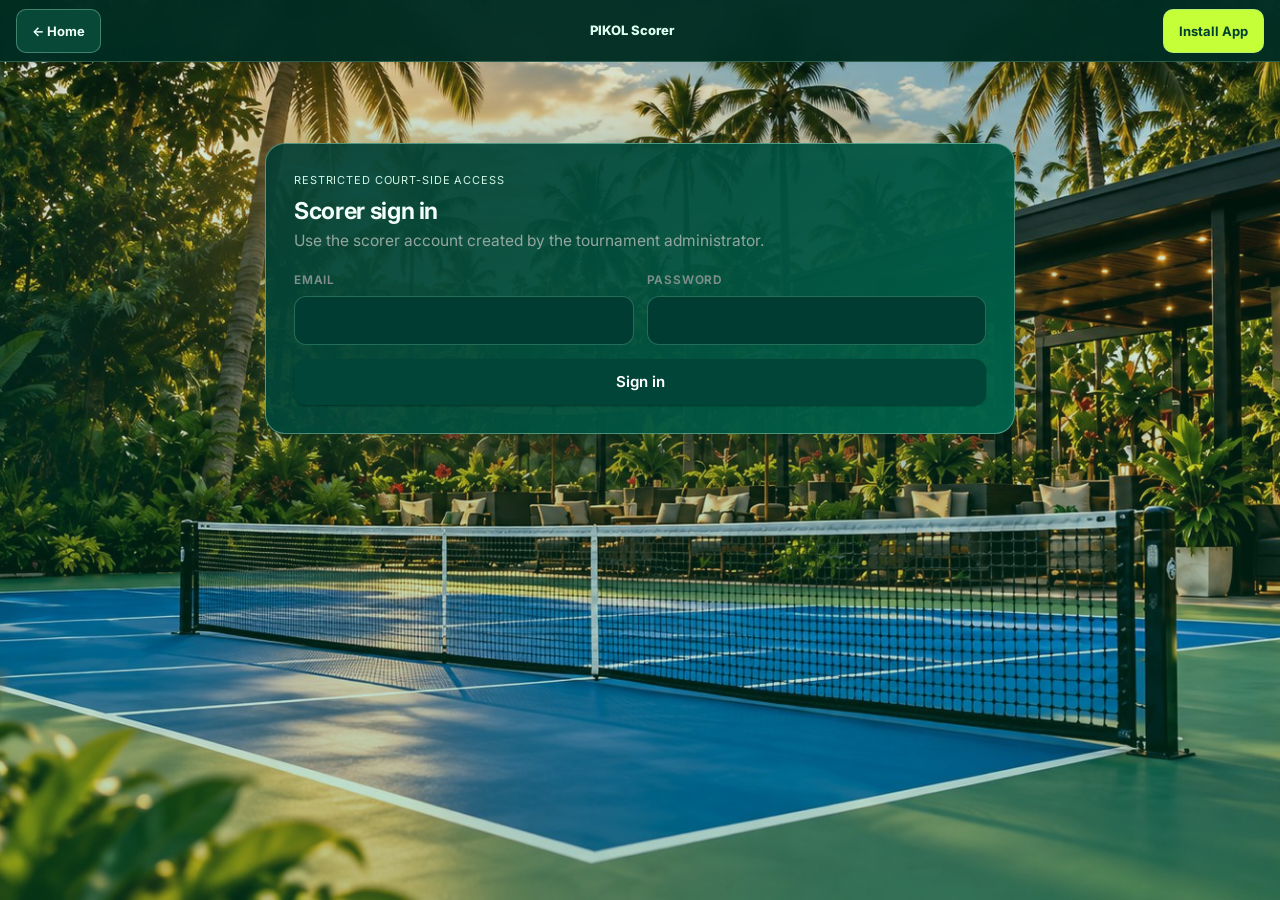
<file: scoring.html>
<!doctype html>
<html lang="en" data-theme="dark">
<head>
<meta charset="utf-8" />
<meta name="viewport" content="width=device-width,initial-scale=1,viewport-fit=cover" />
<meta name="robots" content="noindex" />
<title>PIKOL Scorer — Assigned Matches &amp; Live Scoring</title>
<meta name="theme-color" content="#0f3d32" />
<meta name="apple-mobile-web-app-capable" content="yes" />
<meta name="apple-mobile-web-app-status-bar-style" content="black-translucent" />
<meta name="apple-mobile-web-app-title" content="PIKOL Scorer" />
<link rel="manifest" href="scoring-manifest.json?v=73" />
<link rel="apple-touch-icon" href="icons/wenjelly-v73-apple.png" />
<link rel="icon" href="icons/wenjelly-v73-192.png" />
<script src="config.js"></script>
<link rel="preconnect" href="https://fonts.googleapis.com" />
<link rel="preconnect" href="https://fonts.gstatic.com" crossorigin />
<link href="https://fonts.googleapis.com/css2?family=Inter:wght@400;500;600;700;800;900&display=swap" rel="stylesheet" />
<link rel="stylesheet" href="styles.css" />
<link rel="stylesheet" href="tournament-premium.css?v=67" />
<link rel="stylesheet" href="scoring-premium.css?v=67" />
<script src="tournament-view.js"></script>
<script src="tournament-premium.js?v=74-system-audit"></script>
<script src="scoring-premium.js?v=75-mobile-fit"></script>
<link rel="stylesheet" href="mobile-fit.css?v=75-mobile-fit" />
</head>
<body class="scoring-page">
<nav class="sc-app-bar" aria-label="Scorer app navigation"><a class="sc-exit" id="back" href="index.html">← Home</a><span>PIKOL Scorer</span><button class="sc-install" type="button" id="sc-install">Install App</button></nav>
<p id="sc-install-help" class="sc-install-help" hidden role="status"></p>
<div id="app" class="score-shell hidden">
 <nav class="score-nav" aria-label="Scoring navigation"><a href="index.html"><img id="sc-brand" src="icons/wenjelly-v73-192.png" alt="PIKOL club logo"></a><a href="index.html">⌂ <span>Home</span></a><a href="index.html">▣ <span>Events &amp; Registrations</span></a><a href="scoring.html" class="is-active">♜ <span>My Matches</span></a><a href="admin.html">⚙ <span>Administration</span></a><div class="tp-slogan">Play<br><i>Compete</i><br>Belong<span></span></div></nav>
 <div class="score-main">
  <header class="score-top"><div><span class="score-kicker">Court-side match console</span><span class="live-pill"><span class="live-dot" id="conn-dot"></span><span id="conn-text">CONNECTING</span></span></div><div class="score-toolbar"><span id="scorer-identity"></span><button class="btn btn-outline btn-sm" id="display">Display mode</button><button class="btn btn-outline btn-sm" id="sc-fullscreen" aria-label="Toggle fullscreen">⛶</button></div></header>
  <div class="score-heading"><div><div class="score-title" id="tournament">Tournament</div><div id="match-title">Live Match Scoring</div></div><span class="badge" id="status">Scheduled</span></div>
  <div class="match-meta" id="meta"></div>
  <div class="score-layout">
   <main class="arena">
    <section class="scoreboard" aria-label="Match scoreboard">
     <article class="competitor side-a" id="competitor-a"><div class="seed" id="seed-a"></div><div class="sc-players" id="players-a"></div><div class="team-name" id="team-a">TBA</div></article>
     <div class="score-center"><div class="sc-game-state" id="sc-game-state">OFFICIAL MATCH SCORE</div><div class="sc-numbers" role="status" aria-live="polite" aria-atomic="true"><div class="score-box score-box-a"><span class="sc-serve-ball hidden" id="serve-a" aria-label="Side A serving">●</span><div class="score-num" id="score-a">0</div></div><div class="score-box score-box-b"><span class="sc-serve-ball hidden" id="serve-b" aria-label="Side B serving">●</span><div class="score-num" id="score-b">0</div></div></div><div class="sc-serving" id="sc-serving">Serving side not set</div><div class="sc-team-colors"><span></span><span></span></div><div class="sc-score-mode">Official score · Result confirmation advances the draw</div></div>
     <article class="competitor side-b" id="competitor-b"><div class="seed" id="seed-b"></div><div class="sc-players" id="players-b"></div><div class="team-name" id="team-b">TBA</div></article>
    </section>
    <div class="sc-point-controls"><div class="sc-points side-a"><button class="sc-minus" id="minus-a" aria-label="Subtract one point from side A">−1</button><button class="point-btn" id="point-a" aria-label="Add one point to side A">+1</button><small id="control-a-label">Side A</small></div><div class="sc-utility"><button class="btn btn-outline" id="undo">↶<span>Undo</span></button><button class="btn btn-outline" id="sc-timeout">Ⅱ<span>Timeout</span></button><button class="btn btn-outline" id="sc-switch">⇄<span>Switch Sides</span></button></div><div class="sc-points side-b"><button class="point-btn" id="point-b" aria-label="Add one point to side B">+1</button><button class="sc-minus" id="minus-b" aria-label="Subtract one point from side B">−1</button><small id="control-b-label">Side B</small></div></div>
    <div class="sc-session-strip"><div><span class="sc-yellow">⚑</span><span><strong id="sc-progress">Waiting to start</strong><small id="sc-elapsed">Elapsed 00:00</small></span></div><div class="score-actions"><button class="btn btn-primary hidden" id="reconnect">Resume scoring session</button><button class="btn btn-primary" id="start">Start Match</button><button class="btn btn-outline" id="pause">Pause</button><button class="btn btn-outline hidden" id="resume">Resume</button><button class="btn btn-success" id="finish">✓ Confirm Result</button></div></div>
    <div class="sc-serve-controls"><span>Serving side</span><button class="btn btn-outline btn-sm" id="set-serve-a">Side A</button><button class="btn btn-outline btn-sm" id="set-serve-b">Side B</button><span id="sc-write-state"></span></div>
    <div class="sc-lower"><section class="score-history-panel tp-surface"><div class="side-head"><h2>Match Timeline</h2><small>Latest 100 audit events</small></div><div class="history" id="history"></div></section><section class="sc-public-preview tp-surface"><div class="side-head"><h2>Public Scoreboard</h2><button class="tp-btn tp-outline" id="sc-share">Share Live Score</button></div><a id="sc-public-link" target="_blank" rel="noopener"><img src="assets/booking/hero-court.jpg" alt="Pickleball court promotional illustration"><div id="sc-preview-score"></div><span>Open spectator display ↗</span></a></section></div>
   </main>
   <aside class="score-side tp-surface"><nav class="sc-side-tabs"><button class="is-active" id="sc-info-tab" aria-pressed="true">Match Info</button><button id="sc-queue-tab" aria-pressed="false">Court Queue</button></nav><div id="sc-info"></div><div id="sc-court-queue"></div></aside>
  </div>
 </div>
</div>
<div id="login-panel" class="scorer-panel hidden">
  <div class="score-kicker">Restricted court-side access</div><h2 style="margin:6px 0 4px">Scorer sign in</h2>
  <p style="color:#94a79f;margin:0 0 18px">Use the scorer account created by the tournament administrator.</p>
  <form id="scorer-login"><div class="scorer-login-grid"><div><label class="label">Email</label><input class="input" id="login-email" type="email" autocomplete="username" required></div><div><label class="label">Password</label><input class="input" id="login-password" type="password" autocomplete="current-password" required></div></div><button class="btn btn-primary" style="width:100%;margin-top:14px" type="submit">Sign in</button></form>
</div>
<div id="assigned-panel" class="scorer-panel hidden"><div class="row wrap" style="justify-content:space-between;align-items:center"><div><div class="score-kicker">Court-side console</div><h2 style="margin:6px 0 2px">Assigned matches</h2><div id="assigned-user" style="color:#94a79f"></div></div><button class="btn btn-outline btn-sm" id="scorer-signout">Sign out</button></div><p id="assigned-freshness" class="sc-freshness" role="status" aria-live="polite">Loading your matches…</p><div id="assigned-summary" class="sc-assigned-summary"></div><div id="assigned-list" class="assigned-list"></div></div>
<div id="error" class="auth-error hidden"><h2>Scoring console unavailable</h2><p class="muted" id="error-text"></p><button class="btn btn-primary" id="error-back">Back to assigned matches</button> <button class="btn btn-outline" id="error-login">Sign in again</button></div>
<div class="score-toast" id="toast"></div>
<script>
(function(){'use strict';
  var API=(window.PIKOL_API_BASE||'').replace(/\/+$/,'');
  /* Scoring/Admin credentials are session scoped. Purge pre-upgrade persistent
     copies so closing the browser/PWA actually removes the staff credential. */
  try { localStorage.removeItem('pb_scoring_token'); localStorage.removeItem('pb_admin_token'); } catch (_) {}
  var TOKEN_KEY=sessionStorage.getItem('pb_admin_token')?'pb_admin_token':'pb_scoring_token';
  var TOKEN=sessionStorage.getItem(TOKEN_KEY)||'';
  var params=new URLSearchParams(location.search), MATCH_ID=params.get('match');
  var PUBLIC_DISPLAY=params.get('display')==='1';if(PUBLIC_DISPLAY)document.body.classList.add('display-mode','public-display');
  var data=null,busy=false,pollTimer=null,heartbeatTimer=null,LOCK_TOKEN='',ME=null,connected=false,loadVersion=0,pendingLoads=0,assignedPending=false,facilityToday='';
  function $(q){return document.querySelector(q)}
  function esc(v){return String(v==null?'':v).replace(/[&<>"']/g,function(c){return({'&':'&amp;','<':'&lt;','>':'&gt;','"':'&quot;',"'":'&#39;'})[c]})}
  function toast(t){var e=$('#toast');e.textContent=t;e.classList.add('show');setTimeout(function(){e.classList.remove('show')},1800)}
  function hidePanels(){['#app','#login-panel','#assigned-panel','#error'].forEach(function(q){$(q).classList.add('hidden')})}
  async function api(path,opt){opt=opt||{};var requestToken=TOKEN;var headers=Object.assign({'Content-Type':'application/json'},opt.headers||{});if(TOKEN&&!PUBLIC_DISPLAY)headers.Authorization='Bearer '+TOKEN;if(LOCK_TOKEN&&!PUBLIC_DISPLAY)headers['X-Scoring-Session']=LOCK_TOKEN;var r=await fetch(API+path,{method:opt.method||'GET',headers:headers,body:opt.body?JSON.stringify(opt.body):undefined,keepalive:!!opt.keepalive,cache:'no-store'});if(path==='/api/scoring/assigned')facilityToday=r.headers.get('X-Facility-Date')||'';var d=await r.json().catch(function(){return{}});if(requestToken!==TOKEN){var stale=new Error('Your session changed. Please try again.');stale.stale=true;throw stale}if(!r.ok){var error=new Error(d.error||d.message||('HTTP '+r.status));error.status=r.status;throw error}return d}
  function fail(msg){hidePanels();$('#error-text').textContent=msg;$('#error').classList.remove('hidden')}
  function label(v){return String(v||'').replace(/_/g,' ').replace(/\b\w/g,function(c){return c.toUpperCase()})}
  function fmtDate(v){if(!v)return'TBA';var d=new Date(v+'T00:00:00');return d.toLocaleDateString(undefined,{month:'short',day:'numeric',year:'numeric'})}
  function fmtTime(v){if(!v)return'TBA';var p=String(v).split(':'),h=Number(p[0]),ap=h>=12?'PM':'AM';return((h%12)||12)+':'+p[1]+' '+ap}
  function updateExit(){
    var exit=$('#back'),role=ME&&ME.role;
    exit.textContent=role==='admin'?'← Admin Home':role==='scorer'?'← Scorer Matches':'← Home';
    exit.href=role==='admin'?'admin.html?push_page=tournaments'+(data&&data.match?'&tournament='+encodeURIComponent(data.match.tournament_id):''):role==='scorer'?'scoring.html':'index.html';
  }
  async function publicIdentity(){
    // Public match requests stay anonymous. Identify the local session solely for the exit destination.
    if(!TOKEN)return;
    try{var r=await fetch(API+'/api/auth/me',{headers:{Authorization:'Bearer '+TOKEN},cache:'no-store'});if(r.ok)ME=(await r.json()).user;}catch(_){}
    updateExit();
  }
  function stopTimers(){clearInterval(pollTimer);clearInterval(heartbeatTimer);pollTimer=null;heartbeatTimer=null;}
  function showLogin(message){stopTimers();++loadVersion;LOCK_TOKEN='';connected=false;data=null;hidePanels();$('#login-panel').classList.remove('hidden');if(message)toast(message);}
  function expireSession(){if(sessionStorage.getItem(TOKEN_KEY)===TOKEN)sessionStorage.removeItem(TOKEN_KEY);TOKEN='';ME=null;updateExit();showLogin('Your session expired. Sign in to continue.');}
  function render(){if(!data)return;var m=data.match,d=data.division||{};
    $('#tournament').textContent=m.tournament_name||'Tournament';
    $('#match-title').textContent=(m.division_name||d.name||'Division')+' · '+label(m.round)+' · Match '+(m.match_number||m.id);
    $('#team-a').textContent=m.team_a_name||'TBA';$('#team-b').textContent=m.team_b_name||'TBA';
    $('#seed-a').textContent=m.team_a_seed?'Seed #'+m.team_a_seed:'';$('#seed-b').textContent=m.team_b_seed?'Seed #'+m.team_b_seed:'';
    $('#score-a').textContent=Number(m.score_a||0);$('#score-b').textContent=Number(m.score_b||0);
    $('#status').textContent=label(m.status);$('#status').className='badge '+(m.status==='completed'?'badge-completed':m.status==='live'?'badge-approved':'badge-pending');
    $('#meta').innerHTML=['Format: '+label(d.competition_format),'Stage: '+label(m.stage||m.bracket_side),'Court: '+(m.court_name||'TBA'),'Date: '+fmtDate(m.scheduled_date),'Time: '+fmtTime(m.scheduled_time),m.scorer_name?'Scorer: '+m.scorer_name:''].filter(Boolean).map(function(x){return'<span class="meta-chip">'+esc(x)+'</span>'}).join('');
    var active=['scheduled','ready','live','postponed'].includes(m.status),hasTeams=m.team_a_id&&m.team_b_id&&Number(m.team_a_id)!==Number(m.team_b_id);
    var canControl=active&&hasTeams&&!!LOCK_TOKEN&&connected&&!busy,canScore=canControl&&m.status==='live';
    $('#point-a').disabled=!canScore||Number(m.score_a||0)>=999;$('#point-b').disabled=!canScore||Number(m.score_b||0)>=999;
    $('#undo').disabled=!canScore;$('#finish').disabled=!canScore;$('#pause').disabled=!canScore;$('#resume').disabled=!canControl||m.status!=='ready';$('#start').disabled=!canControl||!['scheduled','postponed'].includes(m.status);
    $('#start').classList.toggle('hidden',!['scheduled','postponed'].includes(m.status));$('#pause').classList.toggle('hidden',m.status!=='live');$('#resume').classList.toggle('hidden',m.status!=='ready');
    $('#reconnect').classList.toggle('hidden',!active||!!LOCK_TOKEN);$('#reconnect').disabled=busy||!connected;
    updateExit();
    $('#conn-text').textContent=!connected?'RECONNECTING':PUBLIC_DISPLAY?'LIVE FEED':LOCK_TOKEN?'SYNCED':'VIEW ONLY';$('#conn-dot').style.background=connected&&LOCK_TOKEN?'#59d49e':'#e6bb63';
    window.PikolScoring.render(data,{me:ME,canControl:canControl,canScore:canScore,connected:connected,publicDisplay:PUBLIC_DISPLAY});
  }
  async function load(silent){var version=++loadVersion;pendingLoads++;try{var next=await api((PUBLIC_DISPLAY?'/api/public/tournament-matches/':'/api/scoring/matches/')+MATCH_ID);if(version!==loadVersion)return false;data=next;connected=true;render();hidePanels();$('#app').classList.remove('hidden');return true}catch(e){if(version!==loadVersion)return false;connected=false;render();if(e.status===401){expireSession();return false}if(!silent)fail(e.message);return false}finally{pendingLoads--;}}
  async function acquire(){var r=await api('/api/scoring/matches/'+MATCH_ID+'/acquire',{method:'POST',body:{}});LOCK_TOKEN=r.session_token||'';}
  async function action(a,body){if(busy||!LOCK_TOKEN||!connected||!data)return;busy=true;++loadVersion;render();try{var m=data.match,payload=Object.assign({action:a,score_a:Number(m.score_a||0),score_b:Number(m.score_b||0)},body||{});var saved=await api('/api/scoring/matches/'+MATCH_ID+'/action',{method:'POST',body:payload});if(data&&saved&&saved.id)data.match=Object.assign({},data.match,saved);if(a==='complete'){await api('/api/scoring/matches/'+MATCH_ID+'/release',{method:'POST',body:{}}).catch(function(){});LOCK_TOKEN=''}if(a==='complete'){location.assign('scoring.html');return;}await load(true);toast(label(a)+' saved')}catch(e){if(e.stale)return;if(e.status===401)expireSession();else if(e.status===409){LOCK_TOKEN='';await load(true)}else if(!e.status){connected=false}toast(e.message)}finally{busy=false;render()}}
  async function showAssigned(silent){
    if(assignedPending||!TOKEN||PUBLIC_DISPLAY)return;
    assignedPending=true;
    try{var rows=await api('/api/scoring/assigned');
      $('#assigned-user').textContent=(ME&&ME.full_name?ME.full_name+' · ':'')+label(ME&&ME.role);
      window.PikolScoring.assigned(rows,facilityToday);
      $('#assigned-freshness').textContent='Updated '+new Date().toLocaleTimeString(undefined,{hour:'2-digit',minute:'2-digit'})+' · refreshes automatically';
      if(!silent){hidePanels();$('#assigned-panel').classList.remove('hidden');}
      updateExit();
    }catch(e){if(e.stale)return;if(e.status===401)expireSession();else if(e.status===403)showLogin(e.message);else if(silent)$('#assigned-freshness').textContent='Connection unavailable · showing the last update. Retrying automatically.';else fail(e.message);}
    finally{assignedPending=false;}
  }
  async function heartbeat(){if(!LOCK_TOKEN||busy)return;var session=LOCK_TOKEN;try{await api('/api/scoring/matches/'+MATCH_ID+'/heartbeat',{method:'POST',body:{}})}catch(e){if(e.stale||session!==LOCK_TOKEN)return;if(e.status===401){expireSession();return}if(e.status===409||e.status===403)LOCK_TOKEN='';connected=false}render()}
  function startTimers(){stopTimers();heartbeatTimer=setInterval(heartbeat,15000);pollTimer=setInterval(function(){if(!busy&&!pendingLoads)load(true)},3500)}
  async function boot(){stopTimers();if(PUBLIC_DISPLAY){if(!MATCH_ID)return fail('Select a match to view its scoreboard.');publicIdentity();await load(false);pollTimer=setInterval(function(){if(!pendingLoads&&!document.hidden)load(true)},3500);return;}if(!TOKEN){showLogin();return}try{var me=await api('/api/auth/me');ME=me.user;updateExit();if(!['admin','scorer'].includes(ME.role)){showLogin('This account does not have scoring access.');return}if(!MATCH_ID){await showAssigned();if(TOKEN)pollTimer=setInterval(function(){if(!document.hidden)showAssigned(true)},5000);return;}if(!await load(false))return;if(data&&data.match&&!['completed','cancelled'].includes(data.match.status)){try{await acquire();await load(true)}catch(e){toast(e.message);LOCK_TOKEN='';if(e.status===401){expireSession();return}await load(true)}}if(TOKEN)startTimers()}catch(e){if(e.status===401)expireSession();else fail(e.message)}}
  $('#scorer-login').onsubmit=async function(e){e.preventDefault();if(busy)return;busy=true;try{var r=await api('/api/auth/login',{method:'POST',body:{email:$('#login-email').value.trim(),password:$('#login-password').value}});if(!['admin','scorer'].includes(r.user.role))throw new Error('This account does not have scoring access.');TOKEN=r.token;TOKEN_KEY='pb_scoring_token';ME=r.user;sessionStorage.setItem(TOKEN_KEY,TOKEN);$('#login-password').value='';await boot()}catch(err){toast(err.message)}finally{busy=false;render()}};
  $('#assigned-list').onclick=function(e){var b=e.target.closest('[data-open-match]');if(b)location.href='scoring.html?match='+encodeURIComponent(b.dataset.openMatch)};
  $('#scorer-signout').onclick=function(){if(TOKEN)api('/api/auth/logout',{method:'POST',body:{}}).catch(function(){});['pb_scoring_token','pb_admin_token'].forEach(function(key){if(sessionStorage.getItem(key)===TOKEN)sessionStorage.removeItem(key);try{localStorage.removeItem(key)}catch(_){}});TOKEN='';ME=null;location.href='scoring.html'};
  $('#error-back').onclick=function(){location.href='scoring.html'};
  $('#error-login').onclick=function(){showLogin()};
  $('#reconnect').onclick=async function(){if(busy||!connected)return;busy=true;render();try{await acquire();await load(true)}catch(e){if(e.status===401)expireSession();toast(e.message)}finally{busy=false;render()}};
  $('#point-a').onclick=function(){action('score',{score_a:Number(data.match.score_a||0)+1})};$('#point-b').onclick=function(){action('score',{score_b:Number(data.match.score_b||0)+1})};
  $('#minus-a').onclick=function(){if(data&&Number(data.match.score_a)>0)action('score',{score_a:Number(data.match.score_a)-1})};
  $('#minus-b').onclick=function(){if(data&&Number(data.match.score_b)>0)action('score',{score_b:Number(data.match.score_b)-1})};
  async function presentation(actionName,side){if(busy||!LOCK_TOKEN||!connected)return;busy=true;++loadVersion;render();try{await api('/api/scoring/matches/'+MATCH_ID+'/presentation',{method:'POST',body:{action:actionName,side:side}});await load(true);}catch(e){if(e.status===401)expireSession();else if(e.status===409)LOCK_TOKEN='';else if(!e.status)connected=false;toast(e.message);}finally{busy=false;render();}}
  $('#sc-switch').onclick=function(){presentation('switch_sides')};$('#sc-timeout').onclick=function(){presentation('timeout')};
  $('#set-serve-a').onclick=function(){presentation('serve','a')};$('#set-serve-b').onclick=function(){presentation('serve','b')};
  $('#undo').onclick=function(){action('undo')};$('#start').onclick=function(){action('start')};$('#pause').onclick=function(){action('pause')};$('#resume').onclick=function(){action('resume')};
  $('#finish').onclick=function(){if(!data)return;var m=data.match;if(Number(m.score_a||0)===Number(m.score_b||0))return toast('Final score cannot be tied.');if(confirm('Confirm final result '+m.score_a+'–'+m.score_b+'? This will advance the tournament bracket/standings.'))action('complete')};
  $('#display').onclick=function(){document.body.classList.toggle('display-mode');this.textContent=document.body.classList.contains('display-mode')?'Exit display':'Display mode'};
  async function refreshVisible(){if(document.hidden)return;if(!MATCH_ID){if(TOKEN&&ME)await showAssigned(true);}else {if(!PUBLIC_DISPLAY)await heartbeat();if(!busy&&!pendingLoads)await load(true);}}
  window.addEventListener('focus',refreshVisible);window.addEventListener('pageshow',refreshVisible);document.addEventListener('visibilitychange',refreshVisible);
  window.addEventListener('beforeunload',function(){clearInterval(pollTimer);clearInterval(heartbeatTimer);if(LOCK_TOKEN&&MATCH_ID){api('/api/scoring/matches/'+MATCH_ID+'/release',{method:'POST',body:{},keepalive:true}).catch(function(){})}});
  window.PikolScoring.bind({matchId:MATCH_ID,toast:toast});
  boot();
})();
</script>
</body>
</html>
</file>
<file: styles.css>
/* =====================================================================
   PREMIUM WHITE-LABEL PICKLEBALL BOOKING SYSTEM — SHARED UI SYSTEM
   Used by public/index.html (player) and public/admin.html (admin).
   All brand values are CSS variables and are overwritten at runtime
   from facility settings, so branding never requires a CSS edit.
   ===================================================================== */

/* ---------- 1. Tokens ---------------------------------------------- */
:root {
  /* white-label brand (overridden from admin settings at runtime) */
  --brand-primary: #1f7a5a;
  --brand-secondary: #0f2c3f;
  --brand-accent: #e0a325;

  --brand-primary-soft: color-mix(in srgb, var(--brand-primary) 12%, transparent);
  --brand-primary-hover: color-mix(in srgb, var(--brand-primary) 86%, #000);
  --on-brand: #ffffff;

  /* surfaces — soft neutrals, never pure white glare */
  --brand-background: #f4f6f5;
  --surface: #ffffff;
  --surface-2: #fafbfa;
  --surface-3: #eef1f0;
  --overlay: rgba(15, 33, 28, 0.42);

  /* text */
  --text-primary: #1b2723;
  --text-secondary: #5f6f69;
  --text-muted: #8a9994;
  --border: #e3e8e6;
  --border-strong: #cfd8d5;

  /* status */
  --status-available: #1f7a5a;
  --status-booked: #b4472f;
  --status-maintenance: #b9821b;
  --status-blocked: #6b5bb3;
  --status-inactive: #7b8783;
  --success: #1f7a5a;
  --danger: #b4472f;
  --warning: #b9821b;
  --info: #2b6c9b;

  /* radius */
  --radius-sm: 8px;
  --radius-md: 12px;
  --radius-lg: 18px;
  --radius-xl: 26px;
  --radius-pill: 999px;

  /* shadow — subtle only */
  --shadow-sm: 0 1px 2px rgba(19, 38, 32, 0.05);
  --shadow-md: 0 4px 14px rgba(19, 38, 32, 0.07);
  --shadow-lg: 0 14px 38px rgba(19, 38, 32, 0.11);

  /* spacing + type */
  --sp-1: 4px; --sp-2: 8px; --sp-3: 12px; --sp-4: 16px;
  --sp-5: 24px; --sp-6: 32px; --sp-7: 48px;
  --font: "Inter", "Segoe UI", -apple-system, BlinkMacSystemFont, "Helvetica Neue", Arial, sans-serif;
  --font-num: "SF Mono", ui-monospace, "Segoe UI Mono", Menlo, monospace;
  --speed: 160ms;
  --ease: cubic-bezier(0.22, 0.61, 0.36, 1);
  --header-h: 66px;
}

[data-theme="dark"] {
  --brand-background: #131816;
  --surface: #1b221f;
  --surface-2: #202825;
  --surface-3: #273230;
  --overlay: rgba(0, 0, 0, 0.6);
  --text-primary: #e8efec;
  --text-secondary: #a7b6b1;
  --text-muted: #7f8f8a;
  --border: #2c3733;
  --border-strong: #3b4844;
  --on-brand: #ffffff;
  --status-available: #4cc294;
  --status-booked: #e88a72;
  --status-maintenance: #e6bb63;
  --status-blocked: #a596e6;
  --status-inactive: #8d9a96;
  --success: #4cc294;
  --danger: #e88a72;
  --warning: #e6bb63;
  --info: #74b3dd;
  --shadow-sm: 0 1px 2px rgba(0, 0, 0, 0.35);
  --shadow-md: 0 4px 16px rgba(0, 0, 0, 0.4);
  --shadow-lg: 0 18px 44px rgba(0, 0, 0, 0.5);
}

/* ---------- 2. Base ------------------------------------------------- */
*, *::before, *::after { box-sizing: border-box; }
html { -webkit-text-size-adjust: 100%; }
body {
  margin: 0;
  font-family: var(--font);
  font-size: 15.5px;
  line-height: 1.6;
  color: var(--text-primary);
  background: var(--brand-background);
  -webkit-font-smoothing: antialiased;
  overflow-x: hidden;
}
img { max-width: 100%; display: block; }
button, input, select, textarea { font: inherit; color: inherit; }
a { color: var(--brand-primary); text-decoration: none; }
a:hover { text-decoration: underline; }
:focus-visible {
  outline: 3px solid color-mix(in srgb, var(--brand-primary) 55%, transparent);
  outline-offset: 2px;
  border-radius: var(--radius-sm);
}
.hidden, .is-hidden, [hidden] { display: none !important; }
.sr-only {
  position: absolute; width: 1px; height: 1px; padding: 0; margin: -1px;
  overflow: hidden; clip: rect(0 0 0 0); white-space: nowrap; border: 0;
}

/* ---------- 3. Typography ------------------------------------------- */
h1, h2, h3, h4 { margin: 0; font-weight: 680; letter-spacing: -0.015em; line-height: 1.25; }
.page-title { font-size: 1.6rem; }
.page-subtitle { color: var(--text-secondary); font-size: 0.95rem; margin: 4px 0 0; }
.section-title { font-size: 1.12rem; }
.card-title { font-size: 1rem; font-weight: 650; }
.label {
  display: block; font-size: 0.74rem; font-weight: 640; letter-spacing: 0.07em;
  text-transform: uppercase; color: var(--text-muted); margin-bottom: 6px;
}
.muted { color: var(--text-secondary); }
.tiny { font-size: 0.8rem; }
.num { font-family: var(--font-num); font-variant-numeric: tabular-nums; }
.stat-value { font-size: 2rem; font-weight: 700; letter-spacing: -0.03em; line-height: 1.1; }

/* ---------- 4. Layout helpers --------------------------------------- */
.container { width: min(1180px, 100% - 32px); margin-inline: auto; }
.stack { display: flex; flex-direction: column; gap: var(--sp-4); }
.row { display: flex; align-items: center; gap: var(--sp-3); }
.row.wrap { flex-wrap: wrap; }
.spread { display: flex; align-items: center; justify-content: space-between; gap: var(--sp-3); }
.grid { display: grid; gap: var(--sp-4); }
.grid.cols-2 { grid-template-columns: repeat(auto-fit, minmax(280px, 1fr)); }
.grid.cols-3 { grid-template-columns: repeat(auto-fit, minmax(240px, 1fr)); }
.grid.cols-4 { grid-template-columns: repeat(auto-fit, minmax(200px, 1fr)); }
.grow { flex: 1; min-width: 0; }
.center { text-align: center; }
.mt-4 { margin-top: var(--sp-4); }
.mt-5 { margin-top: var(--sp-5); }

/* ---------- 5. Cards ------------------------------------------------ */
.card {
  background: var(--surface);
  border: 1px solid var(--border);
  border-radius: var(--radius-lg);
  box-shadow: none;
  padding: 18px;
  transition: box-shadow var(--speed) var(--ease), transform var(--speed) var(--ease),
    border-color var(--speed) var(--ease);
}
.card.tight { padding: 14px; }
.card.hoverable:hover { box-shadow: var(--shadow-md); transform: translateY(-2px); }
.card-header {
  display: flex; align-items: center; justify-content: space-between;
  gap: var(--sp-3); margin-bottom: var(--sp-4); flex-wrap: wrap;
}
.stat-card { display: flex; flex-direction: column; gap: 4px; }
.stat-card .label { margin: 0; }
.stat-card .stat-trend { font-size: 0.8rem; color: var(--text-secondary); }
.stat-card .stat-icon {
  width: 38px; height: 38px; border-radius: var(--radius-md); display: grid; place-items: center;
  background: var(--brand-primary-soft); color: var(--brand-primary); font-size: 1rem;
}
.empty {
  padding: var(--sp-6) var(--sp-4); text-align: center; color: var(--text-secondary);
  border: 1px dashed var(--border-strong); border-radius: var(--radius-lg); background: var(--surface-2);
}
.empty strong { display: block; color: var(--text-primary); margin-bottom: 4px; }


/* =====================================================================
   VISUAL HIERARCHY CLEANUP
   Cards are reserved for self-contained summaries, choices and actions.
   Data, history, tables and full-page forms use flat sections instead.
   ===================================================================== */
.section-shell { min-width: 0; display: block; }
.section-head {
  display:flex; align-items:center; justify-content:space-between; gap:var(--sp-3);
  margin-bottom:14px; flex-wrap:wrap;
}
.section-shell > .card-header { margin-bottom:14px; }
.booking-stage { padding: 2px 0 18px; border-bottom:1px solid var(--border); }
.booking-stage:last-of-type { border-bottom:0; }
.form-section, .settings-section {
  min-width:0; background:transparent; border:0; border-radius:0; box-shadow:none; padding:0;
}
.form-section { max-width:720px; }
.settings-section { padding-top:2px; }
.settings-section.mt-5 { border-top:1px solid var(--border); padding-top:var(--sp-5); }
.summary-card, .action-card { box-shadow:var(--shadow-sm); }
.action-panel {
  padding:14px; border:1px solid var(--border); border-radius:var(--radius-md);
  background:var(--surface-2);
}
.danger-callout { border-color:var(--danger); background:color-mix(in srgb, var(--danger) 7%, var(--surface)); }
.info-callout {
  padding:12px 14px; border-left:3px solid var(--brand-primary);
  border-radius:0 var(--radius-md) var(--radius-md) 0; background:var(--surface-2);
}
.disclosure-section { border-top:1px solid var(--border); padding-top:var(--sp-4); }
.disclosure-section > summary { cursor:pointer; font-weight:680; color:var(--text-primary); }
/* tables already provide their own visual surface; avoid border-inside-card nesting */
.section-shell > .table-wrap { box-shadow:none; }
@media (max-width:720px){
  .booking-stage { padding-bottom:14px; }
  .settings-section.mt-5 { padding-top:18px; }
  .section-head { align-items:flex-start; }
}

/* ---------- 6. Buttons ---------------------------------------------- */
.btn {
  --btn-bg: var(--surface);
  --btn-fg: var(--text-primary);
  --btn-bd: var(--border-strong);
  display: inline-flex; align-items: center; justify-content: center; gap: 8px;
  min-height: 44px; padding: 10px 18px; border-radius: var(--radius-md);
  background: var(--btn-bg); color: var(--btn-fg); border: 1px solid var(--btn-bd);
  font-weight: 620; font-size: 0.94rem; cursor: pointer; text-decoration: none;
  transition: transform var(--speed) var(--ease), filter var(--speed) var(--ease),
    background var(--speed) var(--ease), box-shadow var(--speed) var(--ease);
  white-space: nowrap;
}
.btn:hover { filter: brightness(0.97); text-decoration: none; }
.btn:active { transform: translateY(1px) scale(0.995); }
.btn:disabled, .btn[aria-disabled="true"] { opacity: 0.55; cursor: not-allowed; transform: none; }
.btn-primary { --btn-bg: var(--brand-primary); --btn-fg: var(--on-brand); --btn-bd: transparent; box-shadow: var(--shadow-sm); }
.btn-primary:hover { --btn-bg: var(--brand-primary-hover); }
.btn-secondary { --btn-bg: var(--surface-3); --btn-fg: var(--text-primary); --btn-bd: transparent; }
.btn-outline { --btn-bg: transparent; --btn-bd: var(--border-strong); }
.btn-outline:hover { --btn-bg: var(--surface-3); }
.btn-danger { --btn-bg: var(--danger); --btn-fg: #fff; --btn-bd: transparent; }
.btn-success { --btn-bg: var(--success); --btn-fg: #fff; --btn-bd: transparent; }
.btn-ghost { --btn-bg: transparent; --btn-bd: transparent; color: var(--text-secondary); }
.btn-ghost:hover { --btn-bg: var(--surface-3); color: var(--text-primary); }
.btn-icon { min-height: 40px; width: 40px; padding: 0; border-radius: var(--radius-md); }
.btn-sm { min-height: 36px; padding: 6px 12px; font-size: 0.86rem; }
.btn-block { width: 100%; }
.btn.is-loading { pointer-events: none; opacity: 0.8; }
.btn.is-loading::before {
  content: ""; width: 15px; height: 15px; border-radius: 50%;
  border: 2px solid currentColor; border-top-color: transparent; animation: spin 0.7s linear infinite;
}
@keyframes spin { to { transform: rotate(360deg); } }

/* ---------- 7. Forms ------------------------------------------------ */
.field { display: flex; flex-direction: column; margin-bottom: var(--sp-4); }
.input, .select, .textarea {
  width: 100%; min-height: 46px; padding: 11px 14px;
  background: var(--surface-2); border: 1px solid var(--border-strong);
  border-radius: var(--radius-md); color: var(--text-primary);
  transition: border-color var(--speed) var(--ease), box-shadow var(--speed) var(--ease);
}
.textarea { min-height: 96px; resize: vertical; }
.input:focus, .select:focus, .textarea:focus {
  outline: none; border-color: var(--brand-primary);
  box-shadow: 0 0 0 3px color-mix(in srgb, var(--brand-primary) 18%, transparent);
}
.input::placeholder, .textarea::placeholder { color: var(--text-muted); }
.field-hint { font-size: 0.8rem; color: var(--text-muted); margin-top: 5px; }
.field-error { font-size: 0.82rem; color: var(--danger); margin-top: 5px; }
.switch { display: inline-flex; align-items: center; gap: 10px; cursor: pointer; }
.switch input { position: absolute; opacity: 0; width: 0; height: 0; }
.switch .track {
  width: 46px; height: 27px; border-radius: var(--radius-pill); background: var(--border-strong);
  position: relative; transition: background var(--speed) var(--ease); flex: none;
}
.switch .track::after {
  content: ""; position: absolute; top: 3px; left: 3px; width: 21px; height: 21px;
  border-radius: 50%; background: #fff; box-shadow: var(--shadow-sm);
  transition: transform var(--speed) var(--ease);
}
.switch input:checked + .track { background: var(--brand-primary); }
.switch input:checked + .track::after { transform: translateX(19px); }
.switch input:focus-visible + .track { outline: 3px solid color-mix(in srgb, var(--brand-primary) 55%, transparent); outline-offset: 2px; }
.color-field { display: flex; align-items: center; gap: 10px; }
.color-field input[type="color"] {
  width: 52px; height: 46px; padding: 3px; border: 1px solid var(--border-strong);
  border-radius: var(--radius-md); background: var(--surface-2); cursor: pointer;
}

/* ---------- 8. Badges / status -------------------------------------- */
.badge {
  display: inline-flex; align-items: center; gap: 6px; padding: 4px 10px;
  border-radius: var(--radius-pill); font-size: 0.76rem; font-weight: 650;
  letter-spacing: 0.02em; border: 1px solid transparent; white-space: nowrap;
}
.badge::before { content: attr(data-icon); font-size: 0.85em; }
.badge-available, .badge-confirmed, .badge-active, .badge-sent {
  color: var(--status-available); background: color-mix(in srgb, var(--status-available) 13%, transparent);
  border-color: color-mix(in srgb, var(--status-available) 32%, transparent);
}
.badge-booked, .badge-cancelled, .badge-rejected, .badge-failed, .badge-suspended {
  color: var(--status-booked); background: color-mix(in srgb, var(--status-booked) 13%, transparent);
  border-color: color-mix(in srgb, var(--status-booked) 32%, transparent);
}
.badge-maintenance, .badge-pending {
  color: var(--status-maintenance); background: color-mix(in srgb, var(--status-maintenance) 15%, transparent);
  border-color: color-mix(in srgb, var(--status-maintenance) 34%, transparent);
}
.badge-blocked { color: var(--status-blocked); background: color-mix(in srgb, var(--status-blocked) 13%, transparent);
  border-color: color-mix(in srgb, var(--status-blocked) 32%, transparent); }
.badge-inactive, .badge-past, .badge-completed {
  color: var(--status-inactive); background: color-mix(in srgb, var(--status-inactive) 14%, transparent);
  border-color: color-mix(in srgb, var(--status-inactive) 30%, transparent);
}
.badge-info { color: var(--info); background: color-mix(in srgb, var(--info) 13%, transparent);
  border-color: color-mix(in srgb, var(--info) 32%, transparent); }

/* ---------- 9. App header ------------------------------------------- */
.appbar {
  position: sticky; top: 0; z-index: 40; height: var(--header-h);
  background: color-mix(in srgb, var(--surface) 92%, transparent);
  backdrop-filter: saturate(160%) blur(10px);
  border-bottom: 1px solid var(--border);
}
.appbar-inner { height: 100%; display: grid; grid-template-columns: minmax(0, 1fr) auto; align-items: center; gap: var(--sp-4); }
.brand { display: flex; align-items: center; gap: 11px; min-width: 0; }
.brand-logo {
  width: 40px; height: 40px; flex: none; border-radius: var(--radius-md); object-fit: cover;
  background: var(--brand-primary); color: var(--on-brand); display: grid; place-items: center;
  font-weight: 750; font-size: 1rem; letter-spacing: -0.02em; overflow: hidden;
}
.brand-text { min-width: 0; }
.brand-name { font-weight: 700; font-size: 1.02rem; line-height: 1.2; }
.brand-tagline { font-size: 0.78rem; color: var(--text-secondary); }
.brand-name, .brand-tagline { white-space: nowrap; overflow: hidden; text-overflow: ellipsis; }

/* ---------- 10. Player hero / auth ---------------------------------- */
.auth-wrap {
  min-height: 100dvh; display: grid; grid-template-columns: 1.05fr 1fr;
  background: var(--brand-background);
}
.auth-hero {
  position: relative; padding: var(--sp-7) var(--sp-6); color: #fff; display: flex;
  flex-direction: column; justify-content: space-between;
  background:
    linear-gradient(155deg,
      color-mix(in srgb, var(--brand-secondary) 96%, #000) 0%,
      var(--brand-primary) 130%);
}
.auth-hero::after {
  content: ""; position: absolute; inset: 0; pointer-events: none;
  background: radial-gradient(circle at 78% 18%, color-mix(in srgb, var(--brand-accent) 30%, transparent), transparent 55%);
}
.auth-hero > * { position: relative; z-index: 1; }
.auth-hero h1 { font-size: clamp(1.9rem, 3.4vw, 2.7rem); margin-bottom: var(--sp-3); }
.auth-hero p { color: rgba(255, 255, 255, 0.82); max-width: 44ch; }
.hero-points { list-style: none; padding: 0; margin: var(--sp-5) 0 0; display: grid; gap: 12px; }
.hero-points li { display: flex; gap: 10px; align-items: flex-start; color: rgba(255,255,255,.9); font-size: 0.94rem; }
.hero-points span[aria-hidden] {
  width: 26px; height: 26px; border-radius: 50%; flex: none; display: grid; place-items: center;
  background: rgba(255, 255, 255, 0.16); font-size: 0.8rem;
}
.auth-panel { display: grid; place-items: center; padding: var(--sp-6) var(--sp-5); }
.auth-card { width: min(430px, 100%); }

/* ---------- 11. Tabs ------------------------------------------------- */
.tabs {
  display: flex; gap: 4px; padding: 4px; background: var(--surface-3);
  border-radius: var(--radius-md); margin-bottom: var(--sp-5); overflow-x: auto; scrollbar-width: none;
}
.tabs::-webkit-scrollbar { display: none; }
.tab {
  flex: 1; min-height: 40px; padding: 8px 14px; border: 0; background: transparent;
  border-radius: var(--radius-sm); color: var(--text-secondary); font-weight: 620;
  cursor: pointer; white-space: nowrap; transition: all var(--speed) var(--ease);
}
.tab:hover { color: var(--text-primary); }
.tab[aria-selected="true"] { background: var(--surface); color: var(--text-primary); box-shadow: var(--shadow-sm); }

/* ---------- 12. Calendar --------------------------------------------- */
.calendar { user-select: none; }
.calendar-head { display: flex; align-items: center; justify-content: space-between; margin-bottom: var(--sp-3); gap: 8px; }
.calendar-month { font-weight: 680; font-size: 1.02rem; }
.calendar-grid { display: grid; grid-template-columns: repeat(7, 1fr); gap: 6px; }
.calendar-dow {
  text-align: center; font-size: 0.72rem; font-weight: 680; letter-spacing: 0.06em;
  text-transform: uppercase; color: var(--text-muted); padding-bottom: 4px;
}
.day {
  aspect-ratio: 1 / 1; min-height: 40px; border: 1px solid transparent; background: var(--surface-2);
  border-radius: var(--radius-md); font-weight: 620; cursor: pointer; color: var(--text-primary);
  display: grid; place-items: center; position: relative;
  transition: all var(--speed) var(--ease);
}
.day:hover:not(:disabled) { border-color: var(--brand-primary); background: var(--brand-primary-soft); }
.day:disabled { color: var(--text-muted); background: transparent; cursor: not-allowed; text-decoration: line-through; }
.day.is-empty { background: none; border: 0; cursor: default; }
.day.is-today::after {
  content: ""; position: absolute; bottom: 6px; width: 5px; height: 5px; border-radius: 50%;
  background: var(--brand-accent);
}
.day.is-selected {
  background: var(--brand-primary); color: var(--on-brand); border-color: var(--brand-primary);
  box-shadow: var(--shadow-md); transform: scale(1.04);
}
.day.is-selected.is-today::after { background: #fff; }

/* ---------- 13. Court cards + time slots ----------------------------- */
.court-card { display: flex; flex-direction: column; gap: var(--sp-3); }
.court-card.is-selected { border-color: var(--brand-primary); box-shadow: 0 0 0 3px var(--brand-primary-soft); }
.court-card .court-meta { font-size: 0.85rem; color: var(--text-secondary); }
.court-preview { display: grid; gap: 6px; }
.court-preview-row {
  display: flex; justify-content: space-between; align-items: center; font-size: 0.85rem;
  padding: 5px 10px; border-radius: var(--radius-sm); background: var(--surface-2);
}
.court-preview-row .st { font-weight: 640; font-size: 0.76rem; letter-spacing: 0.03em; }
.st-available { color: var(--status-available); }
.st-booked { color: var(--status-booked); }
.st-maintenance { color: var(--status-maintenance); }
.st-blocked { color: var(--status-blocked); }
.st-inactive, .st-past { color: var(--status-inactive); }

.slot-grid { display: grid; grid-template-columns: repeat(auto-fill, minmax(148px, 1fr)); gap: 10px; }
.slot {
  display: flex; flex-direction: column; align-items: flex-start; gap: 2px;
  min-height: 62px; padding: 10px 12px; text-align: left; cursor: pointer;
  border: 1px solid var(--border-strong); border-radius: var(--radius-md);
  background: var(--surface-2); color: var(--text-primary);
  transition: all var(--speed) var(--ease);
}
.slot .slot-time { font-weight: 660; font-family: var(--font-num); }
.slot .slot-state { font-size: 0.72rem; font-weight: 650; letter-spacing: 0.06em; text-transform: uppercase; }
.slot:hover:not(:disabled) { border-color: var(--brand-primary); background: var(--brand-primary-soft); transform: translateY(-1px); }
.slot:disabled { cursor: not-allowed; opacity: 0.75; background: var(--surface-3); }
.slot.is-selected {
  background: var(--brand-primary); border-color: var(--brand-primary); color: var(--on-brand);
  box-shadow: var(--shadow-md);
}
.slot.is-selected .slot-state { color: rgba(255, 255, 255, 0.9); }
.slot.state-booked .slot-state { color: var(--status-booked); }
.slot.state-maintenance .slot-state { color: var(--status-maintenance); }
.slot.state-blocked .slot-state { color: var(--status-blocked); }
.slot.state-past .slot-state { color: var(--status-inactive); }
.slot.state-available .slot-state { color: var(--status-available); }
.legend { display: flex; flex-wrap: wrap; gap: 10px; font-size: 0.8rem; color: var(--text-secondary); }
.legend span { display: inline-flex; align-items: center; gap: 5px; }

/* booking steps */
.steps { display: flex; gap: 8px; flex-wrap: wrap; margin-bottom: var(--sp-5); }
.step {
  display: flex; align-items: center; gap: 8px; padding: 7px 14px; border-radius: var(--radius-pill);
  background: var(--surface-3); font-size: 0.84rem; font-weight: 620; color: var(--text-secondary);
  transition: all var(--speed) var(--ease);
}
.step .step-n {
  width: 21px; height: 21px; border-radius: 50%; display: grid; place-items: center;
  background: var(--border-strong); color: var(--surface); font-size: 0.74rem;
}
.step.is-active { background: var(--brand-primary-soft); color: var(--brand-primary); }
.step.is-active .step-n { background: var(--brand-primary); color: var(--on-brand); }
.step.is-done .step-n { background: var(--success); color: #fff; }

.summary-list { display: grid; gap: 10px; }
.summary-row { display: flex; justify-content: space-between; gap: 12px; padding-bottom: 10px; border-bottom: 1px dashed var(--border); }
.summary-row:last-child { border-bottom: 0; padding-bottom: 0; }
.summary-row dt { color: var(--text-secondary); font-size: 0.88rem; }
.summary-row dd { margin: 0; font-weight: 640; text-align: right; }

/* ---------- 14. Booking list items ----------------------------------- */
.booking-item {
  display: grid; grid-template-columns: auto minmax(0, 1fr) auto; gap: var(--sp-4);
  align-items: center; padding: var(--sp-4); border: 1px solid var(--border);
  border-radius: var(--radius-md); background: var(--surface-2);
  transition: border-color var(--speed) var(--ease), box-shadow var(--speed) var(--ease);
}
.booking-item:hover { border-color: var(--border-strong); box-shadow: var(--shadow-sm); }
.booking-date {
  width: 62px; flex: none; text-align: center; padding: 8px 4px; border-radius: var(--radius-md);
  background: var(--brand-primary-soft); color: var(--brand-primary);
}
.booking-date .d { font-size: 1.3rem; font-weight: 730; line-height: 1; }
.booking-date .m { font-size: 0.7rem; letter-spacing: 0.08em; text-transform: uppercase; }
.booking-main { min-width: 0; }
.booking-main .t { font-weight: 650; }
.booking-main .s { font-size: 0.85rem; color: var(--text-secondary); }
.booking-actions { display: flex; gap: 8px; align-items: center; flex-wrap: wrap; justify-content: flex-end; }

/* highlight card for next booking */
.next-booking {
  background: linear-gradient(140deg, var(--brand-secondary), color-mix(in srgb, var(--brand-primary) 85%, #000));
  color: #fff; border: 0;
}
.next-booking .label, .next-booking .muted { color: rgba(255, 255, 255, 0.75); }
.next-booking .stat-value { color: #fff; }

/* ---------- 15. Tables ------------------------------------------------ */
.table-wrap { overflow-x: auto; border: 1px solid var(--border); border-radius: var(--radius-lg); background: var(--surface); }
table.data { width: 100%; border-collapse: collapse; min-width: 660px; }
table.data th, table.data td { padding: 12px 14px; text-align: left; border-bottom: 1px solid var(--border); }
table.data th {
  font-size: 0.74rem; text-transform: uppercase; letter-spacing: 0.07em;
  color: var(--text-muted); background: var(--surface-2); font-weight: 680; position: sticky; top: 0;
}
table.data tbody tr:last-child td { border-bottom: 0; }
table.data tbody tr:hover { background: var(--surface-2); }

/* ---------- 16. Charts (pure CSS, no libraries) ----------------------- */
.chart-bars { display: flex; align-items: flex-end; gap: 6px; height: 170px; padding-top: 8px; }
.chart-bars .bar-col { flex: 1; display: flex; flex-direction: column; justify-content: flex-end; align-items: center; gap: 6px; min-width: 0; }
.chart-bars .bar {
  width: 100%; border-radius: 6px 6px 3px 3px; min-height: 3px;
  background: linear-gradient(180deg, var(--brand-primary), color-mix(in srgb, var(--brand-primary) 55%, transparent));
  transition: height var(--speed) var(--ease);
}
.chart-bars .bar-label { font-size: 0.66rem; color: var(--text-muted); white-space: nowrap; }
.meter { height: 9px; border-radius: var(--radius-pill); background: var(--surface-3); overflow: hidden; }
.meter > i { display: block; height: 100%; border-radius: inherit; background: var(--brand-primary); }

/* ---------- 17. Toasts ------------------------------------------------ */
.toast-host {
  position: fixed; z-index: 90; right: 16px; bottom: 16px; display: flex;
  flex-direction: column; gap: 10px; width: min(370px, calc(100vw - 32px));
}
.toast {
  display: flex; gap: 11px; align-items: flex-start; padding: 13px 15px;
  background: var(--surface); border: 1px solid var(--border); border-left: 4px solid var(--info);
  border-radius: var(--radius-md); box-shadow: var(--shadow-lg);
  animation: toast-in 220ms var(--ease);
}
.toast.leaving { animation: toast-out 180ms var(--ease) forwards; }
.toast .icon { font-size: 1rem; line-height: 1.4; }
.toast .msg { flex: 1; font-size: 0.9rem; }
.toast .close { background: none; border: 0; color: var(--text-muted); cursor: pointer; font-size: 1rem; }
.toast.success { border-left-color: var(--success); }
.toast.error { border-left-color: var(--danger); }
.toast.warning { border-left-color: var(--warning); }
.toast.info { border-left-color: var(--info); }
@keyframes toast-in { from { opacity: 0; transform: translateY(12px) scale(0.98); } }
@keyframes toast-out { to { opacity: 0; transform: translateY(8px); } }

/* ---------- 18. Modals ------------------------------------------------ */
.modal-host {
  position: fixed; inset: 0; z-index: 80; display: grid; place-items: center;
  padding: 16px; background: var(--overlay); backdrop-filter: blur(3px);
  animation: fade-in 160ms var(--ease);
}
.modal {
  width: min(540px, 100%); max-height: min(86dvh, 780px); overflow: auto;
  background: var(--surface); border-radius: var(--radius-xl); box-shadow: var(--shadow-lg);
  border: 1px solid var(--border); animation: modal-in 200ms var(--ease);
}
.modal.wide { width: min(760px, 100%); }
.modal-head { display: flex; justify-content: space-between; align-items: flex-start; gap: 12px; padding: var(--sp-5) var(--sp-5) 0; }
.modal-body { padding: var(--sp-4) var(--sp-5); }
.modal-foot {
  display: flex; justify-content: flex-end; gap: 10px; padding: var(--sp-4) var(--sp-5) var(--sp-5);
  flex-wrap: wrap; position: sticky; bottom: 0; background: var(--surface);
}
@keyframes fade-in { from { opacity: 0; } }
@keyframes modal-in { from { opacity: 0; transform: translateY(14px) scale(0.985); } }

/* ---------- 19. Admin shell ------------------------------------------- */
.admin-shell { display: grid; grid-template-columns: 262px minmax(0, 1fr); min-height: 100dvh; }
.sidebar {
  background: var(--surface); border-right: 1px solid var(--border);
  display: flex; flex-direction: column; gap: var(--sp-3); padding: var(--sp-4);
  position: sticky; top: 0; height: 100dvh; overflow-y: auto;
}
.nav { display: flex; flex-direction: column; gap: 3px; margin-top: var(--sp-2); }
.nav-item {
  display: flex; align-items: center; gap: 11px; padding: 11px 13px; border: 0;
  border-radius: var(--radius-md); background: transparent; color: var(--text-secondary);
  font-weight: 610; cursor: pointer; text-align: left; width: 100%;
  transition: all var(--speed) var(--ease);
}
.nav-item .ico { width: 20px; text-align: center; }
.nav-item:hover { background: var(--surface-3); color: var(--text-primary); }
.nav-item.is-active { background: var(--brand-primary-soft); color: var(--brand-primary); }
.nav-item .pill {
  margin-left: auto; font-size: 0.72rem; font-weight: 700; padding: 1px 8px;
  border-radius: var(--radius-pill); background: var(--warning); color: #fff;
}
.admin-main { min-width: 0; display: flex; flex-direction: column; }
.admin-content { padding: var(--sp-5); display: flex; flex-direction: column; gap: var(--sp-5); }
.drawer-backdrop { display: none; }
.mobile-only { display: none; }

/* ---------- 20. Player bottom nav (mobile) ---------------------------- */
.bottom-nav {
  display: none; position: fixed; bottom: 0; left: 0; right: 0; z-index: 45;
  background: color-mix(in srgb, var(--surface) 96%, transparent);
  border-top: 1px solid var(--border); backdrop-filter: blur(10px);
  padding: 6px 6px calc(6px + env(safe-area-inset-bottom));
}
.bottom-nav-inner { display: grid; grid-template-columns: repeat(5, 1fr); gap: 2px; }
.bottom-nav button {
  border: 0; background: none; padding: 7px 2px; border-radius: var(--radius-md);
  color: var(--text-secondary); font-size: 0.7rem; font-weight: 620; cursor: pointer;
  display: flex; flex-direction: column; align-items: center; gap: 3px; min-height: 52px;
}
.bottom-nav button .ico { font-size: 1.05rem; }
.bottom-nav button.is-active { color: var(--brand-primary); background: var(--brand-primary-soft); }

/* ---------- 21. Skeletons -------------------------------------------- */
.skeleton {
  border-radius: var(--radius-md); min-height: 16px;
  background: linear-gradient(90deg, var(--surface-3) 25%, var(--surface-2) 37%, var(--surface-3) 63%);
  background-size: 400% 100%; animation: shimmer 1.3s ease-in-out infinite;
}
@keyframes shimmer { 0% { background-position: 100% 0; } 100% { background-position: 0 0; } }

/* ---------- 22. Responsive -------------------------------------------- */
@media (max-width: 1024px) {
  .admin-shell { grid-template-columns: 1fr; }
  .sidebar {
    position: fixed; z-index: 70; top: 0; left: 0; width: 272px; height: 100dvh;
    transform: translateX(-100%); transition: transform 220ms var(--ease); box-shadow: var(--shadow-lg);
  }
  .admin-shell.drawer-open .sidebar { transform: none; }
  .admin-shell.drawer-open .drawer-backdrop {
    display: block; position: fixed; inset: 0; z-index: 60; background: var(--overlay);
  }
  .mobile-only { display: inline-flex; }
}
@media (max-width: 900px) {
  .auth-wrap { grid-template-columns: 1fr; }
  .auth-hero { padding: var(--sp-6) var(--sp-5) var(--sp-5); }
  .hero-points { display: none; }
}
@media (max-width: 720px) {
  body { font-size: 15px; }
  .container { width: calc(100% - 24px); }
  .card { padding: var(--sp-4); border-radius: var(--radius-md); }
  .page-title { font-size: 1.35rem; }
  .admin-content { padding: var(--sp-4) var(--sp-3) 96px; }
  .app-body { padding-bottom: 84px; }
  .bottom-nav { display: block; }
  #main-tabs { display: none; }
  .booking-item { grid-template-columns: auto minmax(0, 1fr); }
  .booking-actions { grid-column: 1 / -1; justify-content: flex-start; }
  .modal { border-radius: var(--radius-xl) var(--radius-xl) 0 0; align-self: flex-end; max-height: 90dvh; }
  .modal-host { place-items: end center; padding: 0; }
  .slot-grid { grid-template-columns: repeat(auto-fill, minmax(132px, 1fr)); }
  .stat-value { font-size: 1.65rem; }
  .btn { min-height: 46px; }
}

/* ---------- 23. Accessibility / motion -------------------------------- */
@media (prefers-reduced-motion: reduce) {
  *, *::before, *::after {
    animation-duration: 0.001ms !important;
    animation-iteration-count: 1 !important;
    transition-duration: 0.001ms !important;
    scroll-behavior: auto !important;
  }
  .card.hoverable:hover, .slot:hover, .day.is-selected { transform: none; }
}
@media print {
  .appbar, .sidebar, .bottom-nav, .btn, .toast-host { display: none !important; }
  body { background: #fff; }
}

/* ==================================================================
   Startup / boot screen (white-label boot logo)
   ================================================================== */
.boot-splash{
  position:fixed; inset:0; z-index:9999;
  display:flex; align-items:center; justify-content:center;
  background:var(--brand-secondary,#0f2c3f);
  transition:opacity .4s ease, visibility .4s ease;
}
.boot-splash.is-hidden{opacity:0; visibility:hidden; pointer-events:none}
.boot-inner{display:flex; flex-direction:column; align-items:center; gap:18px; padding:24px; text-align:center}
.boot-logo{
  width:96px; height:96px; border-radius:24px;
  display:flex; align-items:center; justify-content:center;
  background:rgba(255,255,255,.12); color:#fff;
  font-size:32px; font-weight:700; letter-spacing:.02em; overflow:hidden;
}
.boot-logo img{width:100%; height:100%; object-fit:contain}
.boot-name{color:#fff; font-size:18px; font-weight:600; opacity:.95}
.boot-bar{width:180px; height:4px; border-radius:999px; background:rgba(255,255,255,.18); overflow:hidden}
.boot-bar span{
  display:block; width:40%; height:100%; border-radius:999px;
  background:var(--brand-accent,#e0a325); animation:boot-slide 1.1s ease-in-out infinite;
}
@keyframes boot-slide{0%{transform:translateX(-100%)}100%{transform:translateX(250%)}}

/* ==================================================================
   Branding asset cards (admin)
   ================================================================== */
.asset-card{border-top:1px solid var(--border,#e3e8ee); padding:14px 0; display:grid; grid-template-columns:72px minmax(0,1fr); gap:6px 14px; align-items:center}
.asset-card:first-child{border-top:0}
.asset-card .card-title,.asset-card>p,.asset-card>.input,.asset-card>.row{grid-column:2;margin:0}
.asset-preview{grid-column:1;grid-row:1 / span 4; width:72px;height:72px;border-radius:12px;border:1px solid var(--border,#e3e8ee);display:flex;align-items:center;justify-content:center;background:var(--surface-2,#f7f9fb);overflow:hidden;padding:8px;text-align:center}
.asset-preview img{max-width:100%;max-height:100%;object-fit:contain}

/* ---------- Events module (hub, payments review) --------------------- */
.event-hub-card {
  text-align: left; cursor: pointer; display: flex; flex-direction: column; gap: 8px;
  border: 1px solid var(--line); transition: transform .16s ease, box-shadow .16s ease, border-color .16s ease;
}
.event-hub-card:hover { transform: translateY(-3px); border-color: var(--brand-primary); box-shadow: 0 14px 30px rgba(0,0,0,.12); }
.event-hub-card .section-title { margin: 0; }
.event-hub-card .page-subtitle { margin: 0; }
.event-hub-icon { font-size: 30px; line-height: 1; }
.event-hub-card .badge { align-self: flex-start; }
.stat-label { font-size: .78rem; letter-spacing: .04em; text-transform: uppercase; color: var(--text-secondary); }
.badge-approved, .badge-verified, .badge-confirmed-payment {
  color: var(--status-available); background: color-mix(in srgb, var(--status-available) 13%, transparent);
  border-color: color-mix(in srgb, var(--status-available) 32%, transparent);
}
.row-actions { white-space: nowrap; }
.receipt-frame {
  display: flex; align-items: center; justify-content: center; min-height: 120px; padding: 8px;
  border: 1px solid var(--line); border-radius: 14px; background: var(--surface-2, rgba(0,0,0,.03));
}
.receipt-frame img { max-width: 100%; max-height: 460px; border-radius: 10px; display: block; }
.event-card {
  display: flex; flex-direction: column; gap: 10px; overflow: hidden; border: 1px solid var(--line);
}
.event-card .event-poster { width: 100%; aspect-ratio: 16/10; object-fit: cover; border-radius: 12px; background: var(--surface-2, rgba(0,0,0,.05)); }
.event-meta { display: flex; flex-wrap: wrap; gap: 8px 16px; font-size: .88rem; color: var(--text-secondary); }
.event-fee { font-size: 1.25rem; font-weight: 700; }
.qr-preview { max-width: 220px; border-radius: 12px; border: 1px solid var(--line); }
.receipt-thumb { max-width: 100%; max-height: 220px; border-radius: 12px; border: 1px solid var(--line); display: block; }

/* =====================================================================
   SEMANTIC SURFACE SYSTEM
   Cards = distinct summaries / choices. Operational content = sections,
   lists, tables and drawers. No generic minimum card heights.
   ===================================================================== */
.counter-head{margin-bottom:var(--sp-4)}
.counter-head h2{font-size:1.5rem;font-weight:750;letter-spacing:-.02em;margin:0}
.counter-head .page-subtitle{margin:4px 0 0}
.action-grid{display:grid;gap:12px;grid-template-columns:repeat(auto-fit,minmax(180px,1fr))}
.action-card{display:flex;flex-direction:column;gap:10px;align-items:stretch;text-align:left;min-height:0;padding:16px;cursor:default;background:var(--surface);border:1px solid var(--border);border-radius:var(--radius-lg);box-shadow:none}
.action-card:hover{transform:none;box-shadow:none;border-color:var(--border)}
.action-card .ac-ico{font-size:1.35rem}.action-card .ac-title{font-size:1rem;font-weight:700}.action-card .ac-sub{font-size:.82rem;color:var(--text-secondary)}
button.stat-card{width:100%;text-align:left;cursor:pointer;display:flex;flex-direction:column;gap:6px}
.insights-block>summary{cursor:pointer;font-weight:650;list-style:none;display:flex;align-items:center;gap:8px;color:var(--text-secondary)}
.insights-block>summary::-webkit-details-marker{display:none}.insights-block>summary::before{content:"▸";transition:transform .15s ease}.insights-block[open]>summary::before{transform:rotate(90deg)}
/* explicit mobile record cards only; opt-in via data-mobile-cards=true */
.table-wrap:has(>table.data.as-cards){overflow:visible}
table.data.as-cards{border-collapse:separate;min-width:0;width:100%;display:block}
table.data.as-cards>thead{display:none}
table.data.as-cards>tbody{display:grid;gap:8px}
table.data.as-cards>tbody>tr.is-card{display:grid;grid-template-columns:minmax(0,1fr) auto;gap:5px 12px;padding:12px;background:var(--surface);border:1px solid var(--border);border-radius:14px;box-shadow:none}
table.data.as-cards>tbody>tr.is-card>td{display:block;border:0;padding:0;text-align:left;font-size:.86rem;min-width:0}
table.data.as-cards>tbody>tr.is-card>td::before{display:block;content:attr(data-label);font-size:.64rem;text-transform:uppercase;letter-spacing:.05em;color:var(--text-muted);font-weight:750;margin-bottom:2px}
table.data.as-cards>tbody>tr.is-card>td:first-child{grid-column:1/-1;font-size:.96rem;font-weight:700;padding-bottom:7px;margin-bottom:2px;border-bottom:1px solid var(--border)}
table.data.as-cards>tbody>tr.is-card>td.cell-actions{grid-column:1/-1;padding-top:8px;margin-top:3px;border-top:1px solid var(--border)}
table.data.as-cards>tbody>tr.is-card>td.cell-actions::before{display:none}
table.data.as-cards>tbody>tr.is-card>td.cell-actions .row{gap:6px;flex-wrap:wrap}
table.data.as-cards>tbody>tr.is-fullwidth{display:block;grid-column:1/-1}
table.data.as-cards>tbody>tr.is-fullwidth>td{display:block;border:0;padding:0}
@media(max-width:560px){table.data.as-cards>tbody>tr.is-card{grid-template-columns:1fr 1fr}.action-grid{grid-template-columns:1fr 1fr}}
.card-header{flex-wrap:wrap;gap:12px}.card-header>.row.wrap{flex:1 1 420px;justify-content:flex-end;gap:8px}
.card-header>.row.wrap .input,.card-header>.row.wrap .select{flex:0 1 auto;min-width:0}
@media(max-width:720px){.card-header>.row.wrap{flex-basis:100%;justify-content:stretch}.card-header>.row.wrap .input,.card-header>.row.wrap .select{flex:1 1 100%}}

/* ==================================================================
   Court-based events (Tournament / Open Play) in the booking calendar
   ================================================================== */
.slot.state-tournament,
.slot.state-open_play {
  cursor: default;
  text-align: left;
  align-items: flex-start;
  gap: 2px;
  border-style: solid;
  border-width: 1px;
  -webkit-tap-highlight-color: transparent;
  touch-action: manipulation;
  user-select: none;
}
.slot.state-tournament {
  background: color-mix(in srgb, #f97316 14%, transparent);
  border-color: color-mix(in srgb, #f97316 55%, transparent);
  color: #9a3412;
}
.slot.state-open_play {
  background: color-mix(in srgb, #8b5cf6 14%, transparent);
  border-color: color-mix(in srgb, #8b5cf6 55%, transparent);
  color: #5b21b6;
}
.slot-event-label {
  font-size: 11px;
  font-weight: 800;
  letter-spacing: .06em;
  text-transform: uppercase;
}
.slot-event-title {
  font-size: 12px;
  font-weight: 600;
  line-height: 1.25;
  overflow: hidden;
  display: -webkit-box;
  -webkit-line-clamp: 2;
  -webkit-box-orient: vertical;
}
.slot-event-time { font-size: 11px; opacity: .75; }

.court-events { display: flex; flex-wrap: wrap; gap: 6px; margin: 6px 0; }
.event-tag {
  font-size: 11px;
  font-weight: 700;
  padding: 3px 8px;
  border-radius: 999px;
  white-space: nowrap;
}
.event-tag.event-tournament,
.event-chip.event-tournament { background: color-mix(in srgb, #f97316 16%, transparent); color: #9a3412; }
.event-tag.event-open_play,
.event-chip.event-open_play { background: color-mix(in srgb, #8b5cf6 16%, transparent); color: #5b21b6; }

.event-chips { display: grid; gap: 6px; margin: 8px 0; }
.event-chip {
  display: grid;
  gap: 2px;
  padding: 8px 10px;
  border-radius: 10px;
  font-size: 12px;
}

.st.st-tournament { background: color-mix(in srgb, #f97316 16%, transparent); color: #9a3412; }
.st.st-open_play { background: color-mix(in srgb, #8b5cf6 16%, transparent); color: #5b21b6; }

@media (max-width: 640px) {
  .slot-event-title { -webkit-line-clamp: 3; }
}

/* ---- Unified booking status + multi-day tournament indicators ---------- */
/* One vocabulary in both apps: AVAILABLE / BOOKED - Regular /
   BOOKED - Open Play / BOOKED - Tournament. */
.court-preview-row .st.is-booked { color: var(--status-booked); }
.court-preview-row .st.st-tournament { color: #9a3412; }
.court-preview-row .st.st-open_play { color: #5b21b6; }

/* COURT-LEVEL indicator when a tournament takes over the whole court. */
.court-exclusive {
  display: flex; flex-direction: column; gap: 2px;
  margin: 8px 0 4px; padding: 8px 10px; border-radius: 10px;
  background: color-mix(in srgb, #f97316 14%, transparent);
  border: 1px solid color-mix(in srgb, #f97316 34%, transparent);
  color: #9a3412; font-weight: 700; font-size: 0.76rem; letter-spacing: 0.03em;
}
.court-exclusive span { font-weight: 550; opacity: 0.85; letter-spacing: 0; }

/* Schedule-aware Open Play time picker (admin). */
.slot-availability { margin-top: 6px; }
.slot-grid {
  display: grid; gap: 8px;
  grid-template-columns: repeat(auto-fill, minmax(124px, 1fr));
}
.slot-chip {
  display: flex; flex-direction: column; gap: 2px; align-items: flex-start;
  padding: 8px 10px; border-radius: 10px; cursor: pointer;
  border: 1px solid var(--border); background: var(--surface, #fff);
  font: inherit; text-align: left;
}
.slot-chip span { font-size: 0.7rem; font-weight: 700; letter-spacing: 0.03em; }
.slot-chip:not(.is-booked):hover { border-color: var(--status-available); }
.slot-chip.is-booked { cursor: not-allowed; opacity: 0.62; }
.slot-chip.st-tournament { border-color: color-mix(in srgb, #f97316 45%, transparent); color: #9a3412; }
.slot-chip.st-open_play { border-color: color-mix(in srgb, #8b5cf6 45%, transparent); color: #5b21b6; }
.slot-chip.st-booked { border-color: color-mix(in srgb, #ef4444 40%, transparent); color: var(--status-booked); }

/* ---------------- tournament rating (personal account) ---------------- */
.rating-stars { letter-spacing: 2px; color: #f5a524; }
.rating-progress {
  height: 8px; border-radius: 999px; background: var(--surface-2, #e5e7eb);
  overflow: hidden; margin-top: 6px;
}
.rating-progress > span {
  display: block; height: 100%; border-radius: 999px;
  background: var(--brand-primary, #16a34a); transition: width .3s ease;
}
.rating-match {
  border: 1px solid var(--border, #e5e7eb); border-radius: 12px;
  padding: 12px; margin-top: 12px;
}
.rating-match-head { font-weight: 600; }
.rating-opponent {
  display: flex; flex-wrap: wrap; align-items: center; gap: 10px;
  padding: 10px 0; border-bottom: 1px dashed var(--border, #e5e7eb);
}
.rating-opponent:last-child { border-bottom: 0; }
.rating-name { flex: 1 1 140px; font-weight: 500; }
.rating-picker { display: inline-flex; gap: 2px; }
.star-btn {
  background: none; border: 0; cursor: pointer; font-size: 20px; line-height: 1;
  color: #f5a524; padding: 0 1px;
}
.star-btn:focus-visible { outline: 2px solid var(--brand-primary, #16a34a); border-radius: 4px; }
@media (max-width: 640px) {
  .rating-opponent { align-items: flex-start; }
  .rating-opponent .btn { width: 100%; }
}

/* =====================================================================
   HYBRID UI: compact information lists (shared design system)
   Cards stay for ACTIONS and summaries. Lists carry INFORMATION:
   notifications, bookings, history, events, settings, courts.
   ===================================================================== */

.list {
  display: grid; gap: 0; border: 1px solid var(--border);
  border-radius: var(--radius-lg); background: var(--surface); overflow: hidden;
}
.list-group {
  display: flex; align-items: center; justify-content: space-between; gap: 10px;
  padding: 10px var(--sp-4); background: var(--surface-3);
  font-size: 0.72rem; font-weight: 700; letter-spacing: 0.08em; text-transform: uppercase;
  color: var(--text-secondary); border-bottom: 1px solid var(--border);
}
.list-row {
  display: grid; grid-template-columns: auto minmax(0, 1fr) auto; gap: var(--sp-4);
  align-items: center; width: 100%; text-align: left;
  padding: 12px var(--sp-4); border: 0; border-bottom: 1px solid var(--border);
  background: transparent; color: inherit; font: inherit;
  transition: background var(--speed) var(--ease);
}
.list-row:last-child { border-bottom: 0; }
.list-row:hover { background: var(--surface-2); }
.list-row.is-clickable { cursor: pointer; }
.list-row:focus-visible { outline: 2px solid var(--brand-primary); outline-offset: -2px; }
.list-row.is-selected { background: var(--brand-primary-soft); }
.list-row[disabled], .list-row.is-disabled { opacity: 0.55; cursor: not-allowed; }

.list-lead {
  width: 34px; height: 34px; flex: none; border-radius: 10px; display: grid; place-items: center;
  background: var(--brand-primary-soft); color: var(--brand-primary); font-size: 1rem;
}
.list-lead.is-plain { background: var(--surface-3); color: var(--text-secondary); }
.list-main { min-width: 0; display: grid; gap: 2px; }
.list-title {
  font-weight: 640; font-size: 0.95rem; color: var(--text-primary);
  overflow: hidden; text-overflow: ellipsis; white-space: nowrap;
}
.list-sub { font-size: 0.82rem; color: var(--text-secondary); overflow: hidden; text-overflow: ellipsis; }
.list-sub.is-danger { color: var(--danger, #c0392b); }
.list-meta { font-size: 0.74rem; color: var(--text-secondary); white-space: nowrap; }
.list-end { display: flex; align-items: center; gap: 8px; flex-wrap: wrap; justify-content: flex-end; }
.list-end .btn { white-space: nowrap; }
.list-chevron { color: var(--text-secondary); font-size: 1rem; }
.list .empty { border: 0; border-radius: 0; }

/* unread / attention marker used by the notification list */
.list-dot { display: inline-block; vertical-align: middle; width: 8px; height: 8px; border-radius: 50%; background: var(--brand-primary); flex: none; }
.list-row.is-unread { background: color-mix(in srgb, var(--brand-primary) 6%, transparent); }
.list-row.is-unread .list-title { font-weight: 730; }

/* lightweight filter controls — these are filters, NOT navigation */
.chips { display: flex; flex-wrap: wrap; gap: 8px; }
.chip {
  min-height: 34px; padding: 6px 13px; border-radius: 999px; cursor: pointer;
  border: 1px solid var(--border); background: var(--surface);
  color: var(--text-secondary); font-size: 0.84rem; font-weight: 620;
  transition: all var(--speed) var(--ease);
}
.chip:hover { color: var(--text-primary); border-color: var(--border-strong); }
.chip[aria-pressed="true"], .chip[aria-selected="true"] {
  background: var(--brand-primary-soft); border-color: var(--brand-primary); color: var(--brand-primary);
}

/* compact selectable controls (courts / times in the booking flow) */
.pick-grid { display: grid; grid-template-columns: repeat(auto-fill, minmax(190px, 1fr)); gap: 10px; }
.pick {
  display: grid; gap: 2px; text-align: left; padding: 10px 12px; cursor: pointer;
  border: 1px solid var(--border); border-radius: var(--radius-md); background: var(--surface-2);
  transition: all var(--speed) var(--ease);
}
.pick:hover:not([disabled]) { border-color: var(--brand-primary); }
.pick.is-selected { border-color: var(--brand-primary); background: var(--brand-primary-soft); box-shadow: 0 0 0 2px var(--brand-primary-soft); }
.pick[disabled] { opacity: 0.5; cursor: not-allowed; }
.pick .p-title { font-weight: 650; font-size: 0.93rem; display: flex; align-items: center; justify-content: space-between; gap: 8px; }
.pick .p-sub { font-size: 0.78rem; color: var(--text-secondary); }

/* section header used above lists */
.list-head { display: flex; align-items: flex-end; justify-content: space-between; gap: 12px; margin-bottom: 10px; flex-wrap: wrap; }
.list-head .section-title { margin: 0; }

/* notification bell */
.bell { position: relative; }
.bell .bell-count {
  position: absolute; top: -4px; right: -4px; min-width: 17px; height: 17px; padding: 0 4px;
  border-radius: 999px; background: var(--danger, #c0392b); color: #fff;
  font-size: 0.66rem; font-weight: 700; display: grid; place-items: center;
}

/* desktop: give information rows real columns */
@media (min-width: 860px) {
  .list-row.has-cols { grid-template-columns: auto minmax(0, 1.6fr) 150px 130px auto; }
  .list-row.has-cols .list-col { font-size: 0.84rem; color: var(--text-secondary); white-space: nowrap; }
}
@media (max-width: 859px) {
  .list-row.has-cols .list-col { display: none; }
}
@media (max-width: 560px) {
  .list-row { grid-template-columns: auto minmax(0, 1fr); padding: 11px 12px; row-gap: 8px; }
  .list-row > .list-end { grid-column: 2 / -1; justify-content: flex-start; }
  .list-row.is-compact > .list-end { grid-column: auto; justify-content: flex-end; }
  .list-title { white-space: normal; }
  .pick-grid { grid-template-columns: repeat(auto-fill, minmax(140px, 1fr)); }
}


/* ================================================================
   UI SIMPLIFICATION LAYER
   Consistent section headers, sub-navigation, KPI cards and list
   rows shared by the player app and the admin console.
   ================================================================ */

.page-head { margin-bottom: var(--sp-5); }
.page-h1 { font-size: 1.5rem; font-weight: 750; letter-spacing: -0.02em; margin: 0; }
.page-head .page-subtitle { margin: 4px 0 0; }

/* Internal section tabs (Schedule / Players / Events) */
.subnav {
  display: flex; flex-wrap: wrap; gap: 4px; margin-bottom: var(--sp-5);
  padding: 4px; border: 1px solid var(--border); border-radius: var(--radius-lg);
  background: var(--surface); width: fit-content; max-width: 100%;
}
.subnav-item {
  border: 0; background: transparent; cursor: pointer; font: inherit;
  padding: 8px 14px; border-radius: calc(var(--radius-lg) - 5px);
  font-size: .9rem; font-weight: 600; color: var(--text-secondary);
  transition: background var(--speed) var(--ease), color var(--speed) var(--ease);
}
.subnav-item:hover { background: var(--surface-2); color: var(--text-primary); }
.subnav-item.is-active { background: var(--brand-primary); color: #fff; }

/* KPI cards: the only cards allowed on the dashboard header */
.kpi-grid { gap: var(--sp-4); }

/* Panels group a heading with a list (no card-in-card nesting) */
.panel { display: block; }
.panel-head {
  display: flex; align-items: baseline; justify-content: space-between;
  gap: 10px; margin-bottom: 10px; flex-wrap: wrap;
}

/* List rows: right-hand slot with badge + action */
.list-side { display: flex; align-items: center; gap: 8px; flex-wrap: wrap; justify-content: flex-end; }
.list-side .btn { white-space: nowrap; }
.list-row.is-warn { box-shadow: inset 3px 0 0 var(--warning); }
.list-row.is-danger { box-shadow: inset 3px 0 0 var(--danger); }
.list-lead.num { flex-direction: column; font-weight: 700; line-height: 1; font-size: .95rem; }
.list-lead.num span { display: block; font-size: .6rem; font-weight: 600; text-transform: uppercase; }

/* Settings: grouped sub-navigation */
.settings-nav { display: flex; flex-wrap: wrap; gap: var(--sp-4); margin-bottom: var(--sp-5); }
.settings-group { display: grid; gap: 6px; }
.settings-group-label {
  font-size: .68rem; font-weight: 700; letter-spacing: .09em;
  text-transform: uppercase; color: var(--text-muted);
}
.settings-group .tabs { margin: 0; }

/* Checkbox rows (broadcast channels) */
.check-row { gap: 16px; }
.check { display: inline-flex; align-items: center; gap: 8px; font-size: .92rem; font-weight: 600; cursor: pointer; }
.check input { width: 16px; height: 16px; accent-color: var(--brand-primary); }

@media (max-width: 640px) {
  .subnav { width: 100%; overflow-x: auto; flex-wrap: nowrap; }
  .subnav-item { white-space: nowrap; }
  .settings-nav { flex-direction: column; }
  .list-row { gap: 10px; }
  .list-side { justify-content: flex-start; }
}


/* =====================================================================
   PIKOL PREMIUM ADAPTIVE OVERHAUL — payments, player experience, devices
   ===================================================================== */
.payment-checkout{display:grid;gap:16px}.payment-summary-card{padding:18px;border:1px solid var(--border);border-radius:var(--radius-lg);background:linear-gradient(135deg,var(--surface),color-mix(in srgb,var(--brand-primary) 7%,var(--surface)));box-shadow:var(--shadow-sm)}
.payment-summary-card .eyebrow{display:block;font-size:.68rem;letter-spacing:.12em;font-weight:800;color:var(--brand-primary);margin-bottom:6px}.payment-total{display:flex;align-items:center;justify-content:space-between;gap:16px;margin-top:14px;padding-top:12px;border-top:1px dashed var(--border)}.payment-total strong{font-size:1.35rem}
.premium-pay-panel{padding:18px;border:1px solid var(--border);border-radius:var(--radius-xl);background:linear-gradient(155deg,var(--surface),var(--surface-2));box-shadow:var(--shadow-md)}
.payment-qr-wrap{width:min(280px,78vw);aspect-ratio:1;margin:4px auto 14px;padding:12px;background:#fff;border-radius:22px;box-shadow:0 14px 38px rgba(0,0,0,.12)}.payment-qr{width:100%;height:100%;object-fit:contain;border-radius:12px}.payment-account{text-align:center;display:grid;gap:4px;margin-bottom:14px}.payment-account strong{font-size:1.15rem}.copy-payment-number{margin:8px auto 0}.payment-entry-grid{gap:0 12px}.receipt-preview{margin-top:10px;display:flex;align-items:center;gap:10px;padding:10px;border:1px solid var(--border);border-radius:12px;background:var(--surface-2)}.receipt-preview img{width:58px;height:58px;object-fit:cover;border-radius:10px}
#tab-dashboard>.spread{position:relative;overflow:hidden;padding:clamp(18px,3vw,30px);border:1px solid var(--border);border-radius:var(--radius-xl);background:linear-gradient(120deg,color-mix(in srgb,var(--brand-primary) 14%,var(--surface)),var(--surface) 56%,color-mix(in srgb,var(--brand-accent) 10%,var(--surface)));box-shadow:var(--shadow-md)}
#tab-dashboard>.spread::after{content:"";position:absolute;width:220px;height:220px;border-radius:50%;right:-80px;top:-120px;background:color-mix(in srgb,var(--brand-primary) 16%,transparent);filter:blur(4px);pointer-events:none}
#tab-dashboard>.spread>*{position:relative;z-index:1}.pick-grid>*{transition:transform var(--speed) var(--ease),box-shadow var(--speed) var(--ease),border-color var(--speed) var(--ease)}.pick-grid>*:hover{transform:translateY(-2px);box-shadow:var(--shadow-md)}
@media(max-width:900px){#tab-book>.grid[style*="grid-template-columns"]{grid-template-columns:1fr!important}.calendar{max-width:none}.payment-entry-grid{grid-template-columns:1fr}.admin-content{padding-inline:14px}}
@media(max-width:640px){.payment-qr-wrap{width:min(250px,84vw)}#tab-dashboard>.spread{align-items:flex-start;flex-direction:column}.appbar .brand-tagline{display:none}.appbar-inner{gap:8px}.appbar .btn-outline#btn-logout{display:none}.steps{overflow:auto;flex-wrap:nowrap}.step{min-width:max-content}.card{border-radius:16px}.modal-card{max-height:94vh;border-radius:22px 22px 0 0}.modal{align-items:flex-end}.payment-summary-card,.premium-pay-panel{border-radius:18px}}

/* Tournament bracket workspace */
.bracket-board{display:flex;gap:18px;overflow-x:auto;padding:12px 2px 18px;scroll-snap-type:x proximity;overscroll-behavior-inline:contain}.bracket-column{flex:0 0 min(270px,82vw);display:flex;flex-direction:column;justify-content:space-around;gap:12px;scroll-snap-align:start}.bracket-column-head{position:sticky;top:0;z-index:2;display:flex;align-items:center;justify-content:space-between;gap:8px;padding:8px 10px;border-radius:10px;background:var(--surface-2);border:1px solid var(--border);text-transform:capitalize;font-size:.78rem;color:var(--text-secondary)}.bracket-match{position:relative;padding:10px 12px;border:1px solid var(--border);border-radius:14px;background:var(--surface);box-shadow:var(--shadow-sm)}.bracket-match::after{content:"";position:absolute;right:-19px;top:50%;width:18px;border-top:1px solid var(--border-strong)}.bracket-column:last-child .bracket-match::after{display:none}.bracket-match>div{display:flex;justify-content:space-between;gap:10px;padding:5px 0}.bracket-match>div+div{border-top:1px dashed var(--border)}.bracket-match small{display:block;margin-top:7px;color:var(--text-muted);white-space:nowrap;overflow:hidden;text-overflow:ellipsis}.bracket-match.is-done{border-color:color-mix(in srgb,var(--success) 42%,var(--border));background:color-mix(in srgb,var(--success) 6%,var(--surface))}.player-bracket{margin-top:10px}


/* ==== PIKOL MOBILE/TABLET FIRST FINAL OVERRIDES ==== */
:root{--mobile-nav-h:70px}
.pwa-install-inline{position:static!important;inset:auto!important;z-index:auto!important;width:100%;max-width:360px;margin:12px 0 0;box-shadow:none!important}
.auto-payment-qr-card{margin-top:14px;padding:14px;border:1px solid var(--border);border-radius:18px;background:var(--surface-2);text-align:center}
.auto-payment-qr-card .payment-qr-wrap,.payment-qr-wrap.auto-qr{width:min(220px,72vw);height:auto;aspect-ratio:auto;display:grid;place-items:center;gap:8px;margin:0 auto 8px;padding:14px}
.payment-qr-wrap.auto-qr svg{display:block;width:100%;height:auto;max-width:190px;image-rendering:pixelated}.payment-provider-badge{display:inline-flex;padding:5px 10px;border-radius:999px;background:var(--brand-primary-soft);color:var(--brand-primary);font-size:.75rem;font-weight:800;margin-bottom:4px}
#membership-plans-admin,#memberships-admin{display:grid;gap:10px}
.admin-mobile-nav{display:none;position:fixed;left:0;right:0;bottom:0;z-index:58;background:color-mix(in srgb,var(--surface) 97%,transparent);border-top:1px solid var(--border);backdrop-filter:blur(14px);padding:6px 6px calc(6px + env(safe-area-inset-bottom));grid-template-columns:repeat(5,minmax(0,1fr));box-shadow:0 -10px 30px rgba(0,0,0,.07)}
.admin-mobile-nav button{border:0;background:transparent;color:var(--text-secondary);border-radius:12px;min-height:52px;padding:6px 2px;font:inherit;font-size:.67rem;font-weight:700;display:flex;flex-direction:column;align-items:center;justify-content:center;gap:3px;cursor:pointer}.admin-mobile-nav button .ico{font-size:1.05rem}.admin-mobile-nav button.is-active{color:var(--brand-primary);background:var(--brand-primary-soft)}
@media(max-width:1199px){.admin-content{padding:18px;gap:18px}.card{padding:18px}.kpi-grid,.grid.cols-4{grid-template-columns:repeat(2,minmax(0,1fr))!important}.grid.cols-3{grid-template-columns:repeat(2,minmax(0,1fr))}.btn,.input,.select{min-height:44px}.nav-item{min-height:46px}}
@media(max-width:767px){body{padding-bottom:env(safe-area-inset-bottom)}.admin-mobile-nav{display:grid}.admin-content{padding:14px 12px calc(var(--mobile-nav-h) + 34px + env(safe-area-inset-bottom));gap:14px}.admin-main .appbar{position:sticky;top:0;z-index:42;background:color-mix(in srgb,var(--surface) 96%,transparent);backdrop-filter:blur(12px)}.admin-main .appbar-inner{min-height:58px}.admin-main .appbar #btn-new-booking{font-size:0;min-width:44px;padding:0}.admin-main .appbar #btn-new-booking::after{content:'＋';font-size:1.25rem}.card-header>.row.wrap{width:100%}.card-header>.row.wrap>*{flex:1 1 145px;max-width:none!important;min-width:0!important}.grid.cols-4,.grid.cols-3,.grid.cols-2{grid-template-columns:1fr!important}.kpi-grid{grid-template-columns:repeat(2,minmax(0,1fr))!important}.subnav{position:sticky;top:58px;z-index:35;background:var(--surface);padding-block:6px;margin-inline:-12px;padding-inline:12px;border-bottom:1px solid var(--border)}.pwa-install-inline{max-width:none}.modal-host{padding:0;align-items:end}.modal,.modal.wide{width:100%;max-width:none;max-height:94dvh;border-radius:22px 22px 0 0}.modal-foot{padding-bottom:calc(16px + env(safe-area-inset-bottom))}.bottom-nav{z-index:58;padding-bottom:calc(6px + env(safe-area-inset-bottom));box-shadow:0 -10px 30px rgba(0,0,0,.07)}.app-body{padding-bottom:calc(var(--mobile-nav-h) + 24px + env(safe-area-inset-bottom))}.toast-host{bottom:calc(var(--mobile-nav-h) + 16px + env(safe-area-inset-bottom))!important}}
@media(min-width:768px) and (max-width:1024px){.admin-content{padding:18px 20px}.modal.wide{width:min(820px,94vw)}.payment-qr-wrap{width:min(240px,36vw)}}


/* ==== SEMANTIC UI REFINEMENTS ==== */
.payment-channel-grid{display:grid;gap:0}.payment-channel-section>.spread{align-items:flex-start}
@media(max-width:767px){
  /* Mobile record cards intentionally show only operationally useful fields. */
  #page-bookings table.as-cards td:nth-child(5),#page-bookings table.as-cards td:nth-child(6),#page-bookings table.as-cards td:nth-child(8){display:none}
  #page-tournaments table.as-cards td:nth-child(3),#page-tournaments table.as-cards td:nth-child(4),#page-tournaments table.as-cards td:nth-child(5),#page-tournaments table.as-cards td:nth-child(6),#page-tournaments table.as-cards td:nth-child(7){display:none}
  #page-openplay table.as-cards td:nth-child(5),#page-openplay table.as-cards td:nth-child(6),#page-openplay table.as-cards td:nth-child(7){display:none}
  #page-notifications table.as-cards td:nth-child(5){display:none}
}
.event-detail-surface{padding:0 0 18px;border-bottom:1px solid var(--border)}.event-detail-section{padding:18px 0;border-bottom:1px solid var(--border)}.event-detail-section:last-child{border-bottom:0}
.section-toolbar,.section-head,.card-header{display:flex;align-items:center;justify-content:space-between;gap:12px;flex-wrap:wrap}
.operation-form,.broadcast-composer{max-width:760px;padding:0;background:transparent;border:0;box-shadow:none}
.event-hub-list{max-width:760px}.event-hub-row{grid-template-columns:44px minmax(0,1fr) auto}.event-hub-row .event-hub-icon{width:44px;height:44px;border-radius:12px;display:grid;place-items:center;background:var(--brand-primary-soft);font-size:1.25rem}.event-hub-row .badge{align-self:center}
.payment-channel-section{padding:16px 0;border-top:1px solid var(--border)}.payment-channel-section:first-child{border-top:0}.payment-channel-section .auto-payment-qr-card{border:0;background:transparent;padding:10px 0 0;margin-top:8px;text-align:left;align-items:flex-start}.payment-channel-section .auto-payment-qr-card .payment-qr-wrap{margin:0}
.division-workspace{padding-top:18px;border-top:1px solid var(--border)}.form-subsection{border:0;border-top:1px solid var(--border);padding:14px 0 0;margin:0;min-width:0}.form-subsection>legend{padding:0 8px 0 0}.division-workspace>.section-toolbar{align-items:flex-start}.tournament-summary{padding-bottom:18px;border-bottom:1px solid var(--border)}
.admin-court-list .list-row{grid-template-columns:minmax(0,1fr) auto}.admin-court-list .list-main{gap:4px}.admin-court-list .list-end{max-width:100%}
.receipt-frame{min-height:120px;background:var(--surface-2)}
@media(max-width:767px){.stat-pair,#tx-stats,#rp-summary,#ev-hub-stats{grid-template-columns:repeat(2,minmax(0,1fr))!important}.card{padding:14px;border-radius:14px}.card.tight{padding:12px}.empty{padding:18px 12px}.asset-card{grid-template-columns:60px minmax(0,1fr);gap:5px 10px}.asset-preview{width:60px;height:60px}.event-hub-row{grid-template-columns:40px minmax(0,1fr)}.event-hub-row .list-end{grid-column:2}.payment-channel-section{padding:14px 0}.receipt-frame{min-height:88px}.admin-court-list .list-row{grid-template-columns:minmax(0,1fr)}.admin-court-list .list-end{grid-column:1;justify-content:flex-start}.kpi-grid .stat-card{padding:12px}.kpi-grid .stat-value{font-size:1.55rem}}

/* Final payment QR + mobile safe-area polish */
.auto-payment-qr, .auto-payment-qr-card { display:flex; flex-direction:column; align-items:center; gap:.55rem; padding:1rem; border:1px solid var(--border, rgba(128,128,128,.2)); border-radius:18px; background:var(--surface, #fff); text-align:center; }
.auto-payment-qr svg, .auto-payment-qr-card svg { width:min(190px,70vw); height:auto; max-width:100%; border-radius:14px; background:#fff; padding:8px; }
.auto-payment-qr .num, .auto-payment-qr-card .num { font-size:1.05rem; letter-spacing:.04em; word-break:break-word; }
@media (max-width:767px){
  .bottom-nav, .admin-mobile-nav { padding-bottom:max(.45rem, env(safe-area-inset-bottom)); }
  body.player-app { padding-bottom:calc(var(--mobile-nav-h,72px) + env(safe-area-inset-bottom) + 12px); }
  body.admin-app { padding-bottom:calc(var(--mobile-nav-h,72px) + env(safe-area-inset-bottom) + 12px); }
}


/* ==================================================================
   PIKOL APP-SHELL + BADGE FINAL UPGRADE
   Phone/tablet are intentional app layouts, not compressed desktop.
   ================================================================== */
.admin-alert-bell{position:relative}
.admin-alert-count{position:absolute;right:-3px;top:-4px;min-width:19px;height:19px;padding:0 5px;border-radius:999px;display:grid;place-items:center;background:#d92323;color:#fff;border:2px solid var(--surface);font-size:.62rem;font-weight:850;line-height:1;box-shadow:0 2px 8px rgba(0,0,0,.18)}
.incharge-alert-toolbar{padding:0 0 12px;border-bottom:1px solid var(--border);align-items:flex-start}
.incharge-alert-list{display:grid;gap:8px;margin-top:10px}
.incharge-alert-row{width:100%;border:1px solid var(--border);background:var(--surface);color:var(--text-primary);border-radius:14px;padding:12px;display:grid;grid-template-columns:10px minmax(0,1fr) auto;gap:10px;align-items:center;text-align:left;font:inherit;cursor:pointer}
.incharge-alert-row:hover{background:var(--surface-2)}
.incharge-alert-row.is-unread{border-color:color-mix(in srgb,var(--brand-primary) 38%,var(--border));background:color-mix(in srgb,var(--brand-primary) 5%,var(--surface))}
.incharge-alert-dot{width:8px;height:8px;border-radius:50%;background:transparent}
.incharge-alert-row.is-unread .incharge-alert-dot{background:#d92323;box-shadow:0 0 0 3px color-mix(in srgb,#d92323 14%,transparent)}
.incharge-alert-main{min-width:0;display:grid;gap:4px}.incharge-alert-main strong,.incharge-alert-main span{overflow:hidden;text-overflow:ellipsis}.incharge-alert-main .tiny{white-space:normal}

/* App layout through tablet width. The sidebar becomes the More sheet and the
   five primary destinations stay thumb-friendly at the bottom. */
@media (max-width:1024px){
  body.admin-app,body.player-app{overscroll-behavior-y:contain}
  body.admin-app .admin-shell{display:block;min-height:100dvh}
  body.admin-app .sidebar{display:none!important}
  body.admin-app .drawer-backdrop{display:none!important}
  body.admin-app #drawer-open{display:none!important}
  body.admin-app .admin-mobile-nav{display:grid}
  body.admin-app .admin-main .appbar,body.player-app #view-app>.appbar{position:sticky;top:0;z-index:48;background:color-mix(in srgb,var(--surface) 96%,transparent);backdrop-filter:blur(14px);-webkit-backdrop-filter:blur(14px)}
  body.admin-app .admin-content{padding:18px 18px calc(var(--mobile-nav-h) + 34px + env(safe-area-inset-bottom));gap:16px}
  body.admin-app .appbar-inner,body.player-app .appbar-inner{min-height:60px}
  body.admin-app .container,body.player-app .container{width:min(100% - 28px,960px)}
  body.admin-app .kpi-grid,body.admin-app .grid.cols-4{grid-template-columns:repeat(2,minmax(0,1fr))!important}
  body.admin-app .grid.cols-3{grid-template-columns:repeat(2,minmax(0,1fr))!important}
  body.admin-app .subnav{overflow-x:auto;flex-wrap:nowrap;scrollbar-width:none;-webkit-overflow-scrolling:touch;position:sticky;top:60px;z-index:35;background:var(--surface);padding:7px 0;border-bottom:1px solid var(--border)}
  body.admin-app .subnav::-webkit-scrollbar{display:none}
  body.admin-app .subnav-item{white-space:nowrap;min-height:42px}
  body.admin-app .btn,body.admin-app .input,body.admin-app .select,body.player-app .btn,body.player-app .input,body.player-app .select{min-height:44px}
  body.admin-app .table-wrap:has(>table.data.as-cards){overflow:visible}
  body.admin-app table.data.as-cards>tbody{grid-template-columns:repeat(2,minmax(0,1fr));gap:12px}
  body.admin-app table.data.as-cards>tbody>tr.is-fullwidth{grid-column:1/-1}
  body.player-app .bottom-nav{display:block;z-index:58;box-shadow:0 -10px 30px rgba(0,0,0,.07)}
  body.player-app #main-tabs{display:none}
  body.player-app .app-body{padding-bottom:calc(var(--mobile-nav-h) + 30px + env(safe-area-inset-bottom))!important}
  body.player-app #view-app>.appbar #btn-logout{display:none}
  body.player-app .grid.cols-3,body.player-app .grid.cols-4{grid-template-columns:repeat(2,minmax(0,1fr))!important}
}

/* Tablet: floating navigation gives a native tablet feel without squeezing
   desktop sidebars into the viewport. */
@media (min-width:768px) and (max-width:1024px){
  body.admin-app .admin-mobile-nav,body.player-app .bottom-nav{left:50%;right:auto;bottom:12px;transform:translateX(-50%);width:min(680px,calc(100% - 32px));border:1px solid var(--border);border-radius:20px;padding:7px 9px calc(7px + env(safe-area-inset-bottom));box-shadow:0 16px 42px rgba(0,0,0,.16)}
  body.player-app .bottom-nav-inner{gap:6px}
  body.admin-app .admin-mobile-nav button,body.player-app .bottom-nav button{min-height:58px;font-size:.72rem}
  body.admin-app .modal-host{padding:24px;align-items:center;justify-content:center}
  body.admin-app .modal,body.admin-app .modal.wide{border-radius:22px;max-height:90dvh}
  body.player-app .modal-host{padding:24px;place-items:center}
  body.player-app .modal{border-radius:22px;align-self:center;max-height:90dvh}
}

/* Phone: one-column content, bottom sheets, full-width thumb navigation. */
@media (max-width:767px){
  body.admin-app .admin-mobile-nav,body.player-app .bottom-nav{left:0;right:0;bottom:0;transform:none;width:auto;border-radius:0;border-left:0;border-right:0;border-bottom:0}
  body.admin-app .admin-content{padding:12px 10px calc(var(--mobile-nav-h) + 28px + env(safe-area-inset-bottom));gap:12px}
  body.admin-app .container,body.player-app .container{width:calc(100% - 20px)}
  body.admin-app .grid.cols-4,body.admin-app .grid.cols-3,body.admin-app .grid.cols-2,body.player-app .grid.cols-4,body.player-app .grid.cols-3{grid-template-columns:1fr!important}
  body.admin-app .kpi-grid{grid-template-columns:repeat(2,minmax(0,1fr))!important}
  body.admin-app table.data.as-cards>tbody{grid-template-columns:1fr}
  body.admin-app .admin-main .appbar #btn-new-booking{font-size:0;min-width:44px;padding:0}
  body.admin-app .admin-main .appbar #btn-new-booking::after{content:'＋';font-size:1.25rem}
  body.admin-app .admin-main .appbar #rt-text{display:none}
  body.admin-app .admin-alert-bell{min-width:44px}
  body.admin-app .page-head{margin-bottom:2px}
  body.admin-app .card,body.admin-app .panel,body.player-app .card{border-radius:16px}
  .incharge-alert-row{padding:11px 10px;border-radius:13px}
}

@media (max-width:430px){
  body.admin-app .kpi-grid{grid-template-columns:1fr 1fr!important;gap:9px}
  body.admin-app .kpi-grid .stat-card{padding:11px}
  body.admin-app .kpi-grid .stat-value{font-size:1.4rem}
  body.admin-app .appbar .brand-tagline{max-width:120px;overflow:hidden;text-overflow:ellipsis;white-space:nowrap}
}
</file>
<file: booking-premium.css>
/* Reference-inspired player experience. Intentionally scoped to the booking site. */
.player-app {
  --brand-primary: #004537;
  --brand-primary-hover: #00634b;
  --brand-primary-soft: #eef9e6;
  --brand-secondary: #003c32;
  --brand-accent: #c4ff38;
  --brand-background: #ffffff;
  --surface: #ffffff;
  --surface-2: #f7f9fb;
  --surface-3: #edf1f5;
  --text-primary: #0b172d;
  --text-secondary: #65758f;
  --text-muted: #7b88a0;
  --border: #e2e7ee;
  --border-strong: #c9d2dc;
  --on-brand: #ffffff;
  --premium-lime: #c4ff38;
  --premium-forest: #003c32;
  --overlay: rgba(0, 20, 24, .64);
  --shadow-sm: 0 2px 7px rgba(11, 23, 45, .035);
  --shadow-md: 0 6px 22px rgba(11, 23, 45, .065);
  --shadow-lg: 0 28px 90px rgba(0, 22, 28, .26);
  --radius-sm: 6px;
  --radius-md: 8px;
  --radius-lg: 12px;
  --radius-xl: 16px;
  --header-h: 62px;
  background: var(--brand-background);
  color: var(--text-primary);
  font-size: 14px;
  line-height: 1.5;
  padding-bottom: 0;
}
.player-app :focus-visible { outline: 3px solid #7dae0b; outline-offset: 3px; }
.player-app h1, .player-app h2, .player-app h3, .player-app h4 { font-family: var(--font); font-weight: 750; letter-spacing: -.035em; }
.player-app .container { width: min(1352px, calc(100% - 80px)); }
.player-app .grid > *, .player-app .stack > *, .player-app .spread > * { min-width: 0; }
.player-app .eyebrow { display: block; font-size: .67rem; font-weight: 700; letter-spacing: .13em; line-height: 1.5; text-transform: uppercase; color: var(--premium-forest); }
.player-app .page-title { font-size: clamp(1.6rem, 2.55vw, 2.1rem); line-height: 1.12; letter-spacing: -.045em; }
.player-app .page-subtitle { margin-top: 6px; font-size: .86rem; line-height: 1.5; }
.player-app .section-title { font-size: 1.38rem; line-height: 1.15; letter-spacing: -.04em; }
.player-app .btn { min-height: 40px; border-radius: 7px; padding: 9px 16px; font-size: .82rem; font-weight: 700; line-height: 1.3; letter-spacing: -.015em; box-shadow: none; }
.player-app .btn:hover { transform: translateY(-1px); }
.player-app .btn-primary { --btn-bg: var(--premium-forest); --btn-fg: #fff; --btn-bd: var(--premium-forest); background: var(--premium-forest); border-color: var(--premium-forest); color: #fff; }
.player-app .btn-primary:hover { background: #075743; border-color: #075743; }
.player-app .btn-lime { --btn-bg: var(--premium-lime); --btn-fg: #0b190a; --btn-bd: var(--premium-lime); background: var(--premium-lime); border-color: var(--premium-lime); color: #0b190a; }
.player-app .btn-lime:hover { background: #b5f129; border-color: #b5f129; }
.player-app .btn-outline { background: var(--surface); border-color: #becacf; color: var(--text-primary); }
.player-app .btn-glass { background: rgba(255, 255, 255, .1); border-color: rgba(255, 255, 255, .65); color: #fff; }
.player-app .btn-icon { width: 36px; min-height: 36px; padding: 0; border-radius: 50%; }
.player-app .btn-sm { min-height: 34px; padding: 7px 12px; font-size: .74rem; }
.player-app .ui-icon { width: 19px; height: 19px; display: block; flex: none; stroke-width: 1.8; }
.player-app .input, .player-app .select, .player-app .textarea { border-radius: 7px; min-height: 42px; padding: 10px 12px; background: var(--surface); border-color: var(--border-strong); font-size: .83rem; }
.player-app .textarea { min-height: 82px; }
.player-app .input:focus, .player-app .select:focus, .player-app .textarea:focus { border-color: #5e9b49; box-shadow: 0 0 0 3px #eff8e5; }
.player-app .label { color: var(--text-primary); letter-spacing: -.012em; text-transform: none; font-size: .74rem; margin-bottom: 7px; font-weight: 650; }
.player-app .card, .player-app .card.tight { border-radius: 10px; padding: 18px; }
.player-app .badge { padding: 4px 9px; font-size: .65rem; line-height: 1.4; font-weight: 750; }
.player-app .badge-approved, .player-app .badge-confirmed { background: #d0f3d2; color: #065629; }
.player-app .badge-pending { background: #ffedbb; color: #805104; }
.player-app .tabs { border: 1px solid var(--border); background: var(--surface-2); border-radius: 8px; padding: 3px; }
.player-app .tab { border-radius: 6px; font-size: .8rem; min-height: 40px; padding: 10px 15px; }
.player-app .tab[aria-selected="true"] { color: #fff; background: var(--premium-forest); box-shadow: none; }
.player-app .empty { padding: 28px 18px; border-radius: 9px; }

/* Public site header */
body.player-app #view-app > .appbar, .player-app .appbar { z-index: 48; height: var(--header-h); background: #002f28; border-bottom: 1px solid rgba(196, 255, 56, .2); color: #fff; backdrop-filter: blur(12px); }
.player-app .appbar-inner { display: flex; gap: 25px; min-height: var(--header-h); justify-content: space-between; }
.player-app .appbar .brand { flex: 0 1 auto; gap: 9px; }
.player-app .appbar .brand-logo { width: 37px; height: 37px; border-radius: 50%; background: var(--premium-lime); color: #003c32; }
.player-app .appbar .brand-logo img { width: 100%; height: 100%; object-fit: contain; }
.player-app .appbar .brand-name { font-size: 1.04rem; color: #fff; font-weight: 800; letter-spacing: -.025em; max-width: 215px; }
.player-app .appbar .brand-tagline { color: #f3f9f7; font-size: .58rem; letter-spacing: .035em; line-height: 1.5; text-transform: uppercase; max-width: 215px; }
.player-app .brand-pill { padding: 2px 9px; margin-left: 4px; border: 1px solid #b7c94b; border-radius: 20px; color: #e0eea2; font-size: .63rem; letter-spacing: .15em; white-space: nowrap; }
.player-app #main-tabs.site-nav, .player-app .site-nav { display: flex; align-items: stretch; justify-content: center; align-self: stretch; gap: 24px; margin: 0; padding: 0; background: transparent; border: 0; border-radius: 0; flex: 1; overflow: visible; }
.player-app .site-nav button, .player-app .site-nav .tab { position: relative; min-height: 0; flex: none; border: 0; border-radius: 0; background: transparent; color: #edf5f2; padding: 0 2px; font-size: .76rem; font-weight: 500; cursor: pointer; white-space: nowrap; box-shadow: none; }
.player-app .site-nav button:hover, .player-app .site-nav button.is-active, .player-app .site-nav button[aria-selected="true"] { color: var(--premium-lime); background: transparent; }
.player-app .site-nav button.is-active::after, .player-app .site-nav button[aria-selected="true"]::after { content: ""; position: absolute; height: 3px; bottom: 10px; left: 0; right: 0; border-radius: 3px; background: var(--premium-lime); }
.player-app .site-actions { display: flex; align-items: center; gap: 12px; flex: none; }
.player-app .site-actions .btn-ghost { color: #fff; }
.player-app .site-actions .btn-lime { padding-inline: 19px; min-height: 38px; }
.player-app .site-actions .rt-status { display: none; }
.player-app .site-actions .bell { color: #fff; }
.player-app .site-actions .bell .pill { background: var(--premium-lime); color: #003c32; }
.player-app .app-body { padding-top: 0 !important; padding-bottom: 0 !important; }
.player-app #tab-dashboard { gap: 0 !important; }

/* Homepage */
.player-app .booking-hero { position: relative; isolation: isolate; width: 100vw; margin-left: calc(50% - 50vw); overflow: hidden; min-height: 340px; padding: 35px max(5.1vw, calc((100vw - 1304px) / 2)); border-radius: 0; color: #fff; background: #003c32; display: flex; align-items: center; }
.player-app .booking-hero-image { position: absolute; inset: 0; z-index: -2; width: 100%; height: 100%; object-fit: cover; object-position: 50% 52%; }
.player-app .booking-hero::after { content: ""; position: absolute; inset: 0; z-index: -1; background: linear-gradient(90deg, rgba(0, 27, 23, .83), rgba(0, 27, 23, .33) 45%, rgba(0, 27, 23, .03) 78%), linear-gradient(0deg, rgba(0, 34, 27, .48), transparent 43%); }
.player-app .booking-hero-content { max-width: 640px; }
.player-app .booking-hero .eyebrow { color: #fff; font-size: .76rem; letter-spacing: .09em; margin-bottom: 8px; }
.player-app .booking-hero .eyebrow span { color: var(--premium-lime); }
.player-app .booking-hero h2, .player-app .booking-hero h1 { font-weight: 900; font-size: clamp(2.8rem, 4.25vw, 4.2rem); line-height: .98; letter-spacing: -.045em; text-transform: uppercase; margin: 0; text-wrap: balance; }
.player-app .booking-hero h2 em, .player-app .booking-hero h1 em, .player-app .booking-hero h2 span, .player-app .booking-hero h1 .accent { color: var(--premium-lime); font-style: normal; font-weight: inherit; }
.player-app .booking-hero p { color: #f2f8f5; font-size: 1rem; max-width: 49ch; line-height: 1.35; margin: 9px 0 16px; }
.player-app .hero-actions { display: flex; flex-wrap: wrap; gap: 10px; }
.player-app .hero-actions .btn { min-height: 43px; padding: 10px 24px; border-radius: 22px; font-size: .91rem; }
.player-app .hero-points { display: flex; flex-wrap: wrap; gap: 12px 26px; margin: 21px 0 0; padding: 0; list-style: none; }
.player-app .hero-points li { display: flex; align-items: center; gap: 8px; font-size: .72rem; color: #fff; }
.player-app .hero-points .ui-icon { color: var(--premium-lime); width: 20px; height: 20px; }
.player-app .hero-points span[aria-hidden] { width: auto; height: auto; background: transparent; border-radius: 0; color: var(--premium-lime); font-size: 1.15rem; }
.player-app .hero-caption { position: absolute; right: 4.5%; bottom: 22px; color: #fff; display: grid; gap: 2px; text-align: right; }
.player-app .hero-caption strong, .player-app .hero-signature { font-size: 1.8rem; font-weight: 800; font-style: italic; line-height: .97; text-transform: uppercase; letter-spacing: -.055em; transform: rotate(-9deg); }
.player-app .hero-caption strong::after { content: ""; display: block; height: 3px; margin-top: 9px; background: var(--premium-lime); transform: rotate(-5deg); }
.player-app .hero-caption span:last-child { margin-top: 11px; font-size: .5rem; color: rgba(255, 255, 255, .7); }
.player-app .home-grid { display: grid; grid-template-columns: minmax(0, 2.16fr) minmax(280px, 1fr); gap: 21px; padding: 20px 0 22px; align-items: stretch; }
.player-app .home-main { display: grid; gap: 21px; min-width: 0; }
.player-app .home-sidebar { display: flex; flex-direction: column; gap: 20px; padding-top: 52px; min-width: 0; }
.player-app .courts-section-head, .player-app .home-section-head { display: flex; justify-content: space-between; align-items: center; gap: 15px; margin: 0 0 12px; }
.player-app .courts-section-head .section-title, .player-app .home-section-head .section-title { font-size: clamp(1.3rem, 1.8vw, 1.62rem); }
.player-app .courts-section-head p, .player-app .home-section-head p { font-size: .71rem; color: var(--text-secondary); margin: 3px 0 0; line-height: 1.4; }
.player-app .courts-section-head .btn, .player-app .home-section-head .btn { padding-inline: 0; color: var(--premium-forest); font-weight: 500; white-space: nowrap; font-size: .75rem; min-height: 30px; }
.player-app .court-gallery { display: grid; grid-template-columns: repeat(3, minmax(0, 1fr)); gap: 16px; }
.player-app .promo-court { overflow: hidden; border-radius: 8px; background: var(--surface); border: 1px solid var(--border); display: flex; flex-direction: column; box-shadow: var(--shadow-sm); transition: box-shadow .2s ease, transform .2s ease; }
.player-app .promo-court:hover { transform: translateY(-3px); box-shadow: var(--shadow-md); }
.player-app .court-visual { display: block; position: relative; overflow: hidden; aspect-ratio: 1.85; background: #003c32; border-radius: 0; }
.player-app .court-promo-image { width: 100%; height: 100%; object-fit: cover; display: block; transition: transform .4s ease; }
.player-app .promo-court:hover .court-promo-image { transform: scale(1.035); }
.player-app .court-visual::after { content: ""; position: absolute; inset: 65% 0 0; pointer-events: none; background: linear-gradient(0deg, rgba(0, 25, 20, .38), transparent); }
.player-app .court-visual > .badge, .player-app .court-type { position: absolute; top: 9px; left: 9px; z-index: 1; padding: 3px 8px; border-radius: 15px; background: rgba(13, 34, 43, .75); color: #fff; border: 1px solid rgba(255, 255, 255, .65); font-size: .57rem; }
.player-app .court-visual .court-status, .player-app .court-visual > .availability-badge { position: absolute; right: 9px; top: 9px; left: auto; border: 0; background: var(--premium-lime); color: #102410; font-size: .58rem; font-weight: 800; border-radius: 20px; padding: 6px 11px; z-index: 2; }
.player-app .court-image-note { position: absolute; bottom: 5px; left: 9px; z-index: 1; font-size: .44rem; line-height: 1.2; color: rgba(255, 255, 255, .78); }
.player-app .court-info { padding: 10px 13px 13px; display: flex; flex-direction: column; flex: 1; }
.player-app .court-title-row { display: flex; align-items: start; justify-content: space-between; gap: 7px; }
.player-app .court-title-row h3, .player-app .court-info h3 { font-size: .86rem; font-weight: 750; line-height: 1.3; overflow-wrap: anywhere; }
.player-app .court-rate { display: flex; gap: 2px; align-items: baseline; white-space: nowrap; color: var(--text-primary); margin-top: 4px; }
.player-app .court-rate strong { font-size: 1.24rem; font-weight: 850; letter-spacing: -.04em; }
.player-app .court-rate small { font-size: .67rem; font-weight: 650; color: var(--text-primary); }
.player-app .court-surface, .player-app .court-description { font-size: .69rem; line-height: 1.4; color: var(--text-secondary); margin: 2px 0 7px; }
.player-app .court-meta { display: flex; align-items: center; flex-wrap: wrap; gap: 6px 13px; font-size: .6rem; color: #41546f; margin: 1px 0 5px; }
.player-app .court-meta span { display: inline-flex; align-items: center; gap: 5px; }
.player-app .court-meta .ui-icon { width: 13px; height: 13px; }
.player-app .court-event { font-size: .63rem; margin: 0 0 7px; color: var(--text-secondary); }
.player-app .court-availability { display: flex; flex-wrap: wrap; gap: 4px 8px; font-size: .62rem; color: var(--text-secondary); margin-top: 5px; }
.player-app .free-count { color: var(--premium-forest); font-weight: 650; }
.player-app .court-card-footer { display: grid; grid-template-columns: 1fr 1fr; gap: 8px; padding-top: 9px; margin-top: auto; }
.player-app .court-card-footer .btn { width: 100%; min-height: 33px; font-size: .69rem; padding: 7px 5px; }
.player-app .court-card-footer .btn:only-child { grid-column: 1 / -1; }
.player-app .community-promo, .player-app .membership-promo { position: relative; isolation: isolate; overflow: hidden; border-radius: 8px; padding: 22px 25px; background: var(--premium-forest); color: #fff; }
.player-app .community-promo { min-height: 294px; flex: 1; }
.player-app .community-promo > img, .player-app .membership-promo > img { position: absolute; inset: 0; z-index: -2; width: 100%; height: 100%; object-fit: cover; }
.player-app .community-promo::after, .player-app .membership-promo::after { content: ""; position: absolute; inset: 0; z-index: -1; background: linear-gradient(90deg, rgba(0, 45, 35, .91), rgba(0, 45, 35, .54) 52%, rgba(0, 45, 35, .04)); }
.player-app .community-promo h2, .player-app .community-promo h3 { font-size: clamp(1.8rem, 2.45vw, 2.45rem); line-height: .95; max-width: 8ch; font-weight: 850; text-transform: uppercase; }
.player-app .community-promo p { margin: 8px 0 13px; font-size: .66rem; font-weight: 500; max-width: 26ch; text-transform: uppercase; }
.player-app .community-promo ul, .player-app .membership-promo ul { display: grid; gap: 10px; list-style: none; padding: 0; margin: 14px 0 22px; font-size: .68rem; }
.player-app .community-promo li, .player-app .membership-promo li { display: flex; align-items: center; gap: 9px; }
.player-app .community-promo li::before { content: "✓"; display: grid; place-items: center; width: 16px; height: 16px; border: 1px solid var(--premium-lime); border-radius: 50%; color: var(--premium-lime); font-size: .64rem; flex: none; }
.player-app .community-promo .btn { background: #fff; color: #0b172d; border-color: #fff; min-height: 36px; font-size: .73rem; padding-inline: 19px; }
.player-app .membership-promo { min-height: 182px; padding: 24px; }
.player-app .membership-promo .eyebrow { color: var(--premium-lime); font-size: .51rem; }
.player-app .membership-promo h2, .player-app .membership-promo h3 { font-size: 1.75rem; margin: 4px 0; }
.player-app .membership-promo p { max-width: 17ch; line-height: 1.25; font-size: .9rem; margin: 5px 0 13px; }
.player-app .membership-promo .btn { min-height: 34px; border-radius: 20px; padding: 8px 22px; font-size: .74rem; }
.player-app .home-events { display: grid; grid-template-columns: repeat(2, minmax(0, 1fr)); gap: 12px; }
.player-app .home-event-card { display: grid; grid-template-columns: 43% minmax(0, 1fr); gap: 12px; padding: 6px; border: 1px solid var(--border); border-radius: 10px; box-shadow: var(--shadow-sm); min-width: 0; background: var(--surface); }
.player-app .home-event-card > img, .player-app .home-event-image { width: 100%; height: 100%; min-height: 136px; object-fit: cover; border-radius: 7px; background: #003c32; }
.player-app .home-event-content, .player-app .home-event-card > div:last-child { min-width: 0; padding: 3px 5px 3px 0; display: flex; flex-direction: column; align-items: stretch; }
.player-app .home-event-card h3 { font-size: .77rem; line-height: 1.28; letter-spacing: -.03em; margin-bottom: 3px; }
.player-app .home-event-card p { font-size: .6rem; color: var(--text-secondary); margin: 0 0 5px; }
.player-app .home-event-card .event-meta, .player-app .home-event-card small { display: block; color: var(--text-secondary); font-size: .57rem; line-height: 1.7; }
.player-app .home-event-card .btn { margin-top: auto; padding: 6px; min-height: 31px; font-size: .65rem; }
.player-app .home-events > .empty { grid-column: 1 / -1; min-height: 140px; border: 1px solid var(--border); display: grid; place-content: center; gap: 4px; font-size: .8rem; }
.player-app .dashboard-overview { margin: 16px 0 0; }
.player-app .dashboard-welcome { display: none; }
.player-app .site-footer, .player-app .booking-footer { background: #002f28; color: #fff; padding: 17px 0; margin: 0; border: 0; }
.player-app .site-footer .container, .player-app .site-footer-inner { display: flex; align-items: center; justify-content: space-between; gap: 20px; }
.player-app .site-footer .brand { gap: 10px; }
.player-app .site-footer .brand-logo { background: var(--premium-lime); color: #003c32; border-radius: 50%; width: 29px; height: 29px; }
.player-app .site-footer .brand-name { color: #fff; font-size: .8rem; }
.player-app .site-footer .brand-tagline, .player-app .site-footer small { color: #e7eeeb; font-size: .6rem; }
.player-app .site-footer nav { display: flex; gap: 26px; flex-wrap: wrap; }
.player-app .site-footer button, .player-app .site-footer a { background: transparent; border: 0; padding: 0; color: #fff; font-size: .66rem; cursor: pointer; }
.player-app .footer-slogan { font-size: .66rem; color: #eaf3ed; white-space: nowrap; }

/* Reusable large overlays: the real homepage stays visible beneath them. */
.player-app .site-overlay, .player-app #view-auth.auth-wrap { position: fixed; inset: 0; z-index: 60; display: grid; place-items: center; padding: 28px; background: var(--overlay); backdrop-filter: blur(2px); min-height: 0; overflow-y: auto; overscroll-behavior: contain; }
.player-app .site-sheet { position: relative; width: min(1080px, 100%); max-height: calc(100dvh - 56px); overflow: auto; overscroll-behavior: contain; padding: 27px; border: 1px solid var(--border); border-radius: 15px; background: var(--surface); box-shadow: var(--shadow-lg); margin: auto; animation: modal-in 180ms ease-out; }
.player-app .site-sheet > .spread:first-of-type { align-items: start; padding-right: 32px; }
.player-app .sheet-close { position: absolute; top: 16px; right: 16px; z-index: 5; display: grid; place-items: center; width: 34px; height: 34px; min-height: 34px; padding: 0; border: 0; border-radius: 50%; background: #f1f4f7; color: #0b172d; cursor: pointer; font-size: 1.18rem; }
.player-app .sheet-close:hover { background: #e3e9ec; }
.player-app .site-sheet > .page-title, .player-app .site-sheet > div:first-of-type > .page-title { padding-right: 30px; }
.player-app .site-sheet .chips { border-radius: 9px; gap: 0; background: var(--surface-2); border: 1px solid var(--border); padding: 3px; }
.player-app .site-sheet .chip { flex: 1; border: 0; border-radius: 7px; min-height: 44px; padding: 10px 14px; background: transparent; font-size: .85rem; font-weight: 650; color: var(--text-primary); }
.player-app .site-sheet .chip[aria-pressed="true"], .player-app .site-sheet .chip[aria-selected="true"] { color: #fff; background: var(--premium-forest); }
.player-app .modal-host { z-index: 80; padding: 28px; background: rgba(0, 20, 24, .62); backdrop-filter: blur(2px); }
.player-app .modal { width: min(640px, 100%); max-height: calc(100dvh - 56px); border-radius: 14px; box-shadow: var(--shadow-lg); align-self: center; }
.player-app .modal.wide { width: min(1080px, 100%); }
.player-app .modal-head { padding: 23px 25px 0; align-items: center; }
.player-app .modal-head .section-title { font-size: 1.65rem; line-height: 1.12; }
.player-app .modal-head .btn-icon { background: #f1f4f7; flex: none; }
.player-app .modal-body { padding: 20px 25px; }
.player-app .modal-foot { padding: 15px 25px 22px; border-top: 1px solid var(--border); }
.player-app .modal-foot .btn-primary { background: var(--premium-lime); border-color: var(--premium-lime); color: #0b190a; }

/* Booking gallery and real availability selection */
.player-app #tab-book { width: min(1130px, 100%); }
.player-app .booking-page-head { padding-right: 35px; }
.player-app .booking-page-head .eyebrow { margin-bottom: 3px; }
.player-app .booking-page-head .page-title { font-size: clamp(1.8rem, 2.8vw, 2.45rem); }
.player-app .booking-layout { display: grid; grid-template-columns: minmax(0, 1.2fr) minmax(0, .94fr); gap: 22px; align-items: start; }
.player-app .booking-gallery { min-width: 0; }
.player-app .booking-gallery > .court-visual, .player-app #booking-photo { aspect-ratio: 1.53; border-radius: 8px; }
.player-app #booking-photo img { width: 100%; height: 100%; object-fit: cover; }
.player-app .booking-gallery #book-courts { display: grid; grid-template-columns: repeat(3, minmax(0, 1fr)); gap: 7px; margin-top: 9px; }
.player-app .court-pick { position: relative; padding: 0; display: flex; flex-direction: column; align-items: stretch; gap: 0; border-radius: 7px; overflow: hidden; border: 1px solid var(--border); background: var(--surface); text-align: left; min-width: 0; cursor: pointer; }
.player-app .court-pick .court-visual { width: 100%; aspect-ratio: 1.85; }
.player-app .court-pick-body { padding: 7px 9px; display: grid; gap: 2px; min-width: 0; }
.player-app .court-pick .p-title { font-size: .68rem; flex-wrap: wrap; line-height: 1.3; font-weight: 650; }
.player-app .court-pick .p-sub, .player-app .court-pick-rate { font-size: .58rem; color: var(--text-secondary); }
.player-app .court-pick-rate small { margin-left: 3px; }
.player-app .court-pick .badge { padding: 2px 5px; font-size: .48rem; }
.player-app .court-pick-action { display: none; }
.player-app .court-pick .court-image-note { display: none; }
.player-app .court-selected-mark { display: none; position: absolute; top: 5px; right: 5px; z-index: 2; width: 21px; height: 21px; background: var(--premium-lime); color: var(--premium-forest); border-radius: 50%; place-items: center; font-size: .68rem; }
.player-app .court-pick.is-selected { border-color: #83c900; box-shadow: 0 0 0 1px #83c900; }
.player-app .court-pick.is-selected .court-selected-mark { display: grid; }
.player-app .court-pick:disabled { opacity: .6; cursor: not-allowed; }
.player-app .court-pick:disabled .court-promo-image { filter: grayscale(.65); }
.player-app #booking-court-description { margin-top: 24px; }
.player-app #booking-court-description .section-title, .player-app #booking-court-description h2 { font-size: 1.52rem; }
.player-app #booking-court-description p { color: var(--text-secondary); font-size: .8rem; line-height: 1.5; margin: 10px 0 15px; }
.player-app .court-amenities { display: grid; grid-template-columns: repeat(3, 1fr); gap: 12px; margin-top: 24px; color: #53677f; }
.player-app .court-amenities > span, .player-app .court-amenities > div { display: grid; justify-items: center; gap: 8px; text-align: center; font-size: .7rem; }
.player-app .court-amenities .ui-icon { width: 24px; height: 24px; }
.player-app .booking-controls { display: grid; gap: 13px; background: #fbfcfe; border-radius: 9px; padding: 13px; }
.player-app .steps { justify-content: center; gap: 10px; margin: 0 0 3px; padding: 0; background: transparent; }
.player-app .step { padding: 0; background: transparent; font-size: .65rem; gap: 6px; }
.player-app .step .step-n { width: 25px; height: 25px; background: #e5e9ef; color: #66758b; font-size: .72rem; }
.player-app .step.is-active .step-n, .player-app .step.is-done .step-n { background: #139007; color: #fff; }
.player-app .booking-date-row { display: grid; grid-template-columns: minmax(0, 1fr) auto; align-items: end; gap: 9px; }
.player-app .calendar { padding: 13px; margin: 0; position: static; }
.player-app .calendar-intro { display: none; }
.player-app .calendar-head { margin-bottom: 10px; }
.player-app .calendar-month { font-size: .79rem; }
.player-app .calendar-grid { gap: 4px; }
.player-app .calendar-dow { font-size: .6rem; }
.player-app .day { min-height: 29px; min-width: 0; padding: 2px; border-radius: 5px; font-size: .73rem; }
.player-app .day.is-selected { background: var(--premium-forest); color: #fff; box-shadow: none; transform: none; }
.player-app .calendar-disclosure > summary, .player-app .booking-controls details > summary { cursor: pointer; font-size: .72rem; color: var(--premium-forest); padding: 3px 0 8px; }
.player-app .booking-stage { padding: 0; border: 0; background: transparent; }
.player-app .booking-stage .section-head { margin-bottom: 8px; align-items: center; }
.player-app .booking-stage .section-title { font-size: .83rem; }
.player-app .section-kicker { display: none; }
.player-app .booking-stage .legend { gap: 8px; font-size: .52rem; }
.player-app .slot-grid { grid-template-columns: repeat(3, minmax(0, 1fr)); gap: 6px; max-height: 172px; overflow-y: auto; padding: 1px; }
.player-app .slot { min-height: 48px; padding: 7px 5px; border-radius: 6px; background: var(--surface); }
.player-app .slot .slot-time { font-family: var(--font); font-size: .63rem; font-weight: 650; }
.player-app .slot .slot-state { font-size: .53rem; }
.player-app .slot.is-selected { background: var(--premium-forest); color: #fff; border-color: var(--premium-forest); box-shadow: none; }
.player-app .slot.is-selected .slot-state { color: #dcf4cf; }
.player-app #summary-card { padding: 14px; border: 0; border-radius: 9px; background: linear-gradient(120deg, #f4fbe9, #f2f8ef); }
.player-app .summary-heading { margin-bottom: 10px; }
.player-app .summary-heading .eyebrow { display: none; }
.player-app .summary-heading .section-title { font-size: 1.18rem; margin: 0 !important; }
.player-app .summary-row { font-size: .75rem; padding-block: 5px; }
.player-app .summary-row dd { overflow-wrap: anywhere; text-align: right; }
.player-app .summary-row.total { font-size: 1rem; padding-top: 10px; margin-top: 4px; }
.player-app #summary-card .field { margin-bottom: 12px; }
.player-app #summary-card .field.mt-4 { margin-top: 13px; }
.player-app #summary-card .textarea { min-height: 66px; }
.player-app #btn-confirm { min-height: 43px; }
.player-app #book-courts > .empty, .player-app #today-courts > .empty { grid-column: 1 / -1; }
.player-app #book-courts > .skeleton { min-height: 92px; }

/* Reservation management, notifications, and event detail cards */
.player-app .bookings-layout, .player-app .events-browser { display: grid; grid-template-columns: minmax(0, 1.12fr) minmax(0, .92fr); gap: 21px; align-items: start; }
.player-app .list { background: transparent; border: 0; border-radius: 0; gap: 10px; overflow: visible; }
.player-app .list-row { padding: 13px 14px; border: 1px solid var(--border); border-radius: 9px; gap: 13px; background: var(--surface); }
.player-app .list-row:last-child { border-bottom: 1px solid var(--border); }
.player-app .list-row.is-selected { border-color: #abd76f; background: #f4faed; }
.player-app .list-title { font-size: .94rem; font-weight: 720; white-space: normal; line-height: 1.3; }
.player-app .list-sub { font-size: .76rem; line-height: 1.5; }
.player-app .list-meta { font-size: .64rem; }
.player-app .list-lead { width: 44px; height: 44px; border-radius: 50%; font-size: 1.3rem; color: var(--premium-forest); background: #e1f0eb; }
.player-app .booking-row { grid-template-columns: 120px minmax(0, 1fr) auto; }
.player-app .booking-row .booking-thumb, .player-app .booking-row > img { width: 120px; height: 88px; border-radius: 7px; object-fit: cover; }
.player-app .booking-row .list-end { flex-direction: column; align-items: end; gap: 5px; }
.player-app #booking-detail { min-width: 0; border: 1px solid var(--border); border-radius: 10px; overflow: hidden; background: var(--surface); }
.player-app #booking-detail > .court-visual { aspect-ratio: 2.13; }
.player-app .booking-detail-body { padding: 16px; }
.player-app .booking-detail-body .section-title { font-size: 1.12rem; }
.player-app .booking-detail-body .summary-list { margin-block: 12px 17px; }
.player-app .booking-detail-actions { display: flex; gap: 9px; border-top: 1px solid var(--border); padding-top: 13px; }
.player-app .booking-detail-actions .btn { flex: 1; }
.player-app .event-list-card { display: grid; grid-template-columns: 39% minmax(0, 1fr); gap: 13px; padding: 10px; border: 1px solid var(--border); border-radius: 9px; background: var(--surface); }
.player-app .event-list-card.is-selected { border-color: #259b36; box-shadow: 0 0 0 1px #259b36; }
.player-app .event-list-card > img, .player-app .event-list-card .event-poster { width: 100%; height: 100%; min-height: 178px; border-radius: 7px; object-fit: cover; }
.player-app .event-list-content { display: flex; flex-direction: column; min-width: 0; gap: 5px; }
.player-app .event-list-content h3 { font-size: 1rem; }
.player-app .event-list-content p { margin: 0; font-size: .71rem; color: var(--text-secondary); }
.player-app .event-list-actions { display: flex; gap: 7px; margin-top: auto; }
.player-app .event-list-actions .btn { flex: 1; min-height: 34px; font-size: .7rem; padding: 7px; }
.player-app #event-spotlight { min-width: 0; }
.player-app #event-spotlight > img, .player-app .event-spotlight-image { width: 100%; aspect-ratio: 2.5; object-fit: cover; border-radius: 9px; margin-bottom: 12px; }
.player-app #event-spotlight h2 { font-size: 1.35rem; }
.player-app #event-spotlight p { font-size: .77rem; color: var(--text-secondary); line-height: 1.6; }
.player-app #event-spotlight .event-detail-meta { display: grid; grid-template-columns: repeat(2, minmax(0, 1fr)); gap: 8px; margin: 14px 0; }
.player-app #event-spotlight .event-detail-meta > div { padding: 10px; border: 1px solid var(--border); border-radius: 8px; font-size: .7rem; }
.player-app #tn-detail-view .grid { gap: 13px; }
.player-app #tab-notifications { width: min(690px, 100%); padding: 28px; }
.player-app #tab-notifications > .spread { gap: 10px; padding-right: 26px; }
.player-app #tab-notifications .page-title { font-size: 1.85rem; }
.player-app #tab-notifications > .spread [data-goto="dashboard"] { display: none; }
.player-app #tab-notifications .chips { background: transparent; border: 0; padding: 0; gap: 7px; }
.player-app #tab-notifications .chip { flex: 0 1 auto; border: 1px solid var(--border); min-height: 35px; font-size: .67rem; padding: 7px 12px; }
.player-app #tab-notifications .chip[aria-pressed="true"] { background: var(--premium-lime); color: #102410; border-color: var(--premium-lime); }
.player-app #notif-list .list-row { min-height: 86px; padding: 13px; gap: 15px; }
.player-app #notif-list .list-lead { width: 52px; height: 52px; }
.player-app #notif-list .list-row.is-unread { background: #fff; }
.player-app #notif-list .list-dot { background: #b5f234; width: 11px; height: 11px; }
.player-app #notif-list .list-end { align-self: start; padding-top: 4px; }

/* Membership: real configured plans and benefits */
.player-app #tab-membership { padding: 0; width: min(1080px, 100%); overflow: auto; }
.player-app .membership-layout { display: grid; grid-template-columns: 205px minmax(0, 1fr); min-height: 580px; }
.player-app .membership-sidebar { padding: 33px 18px; background: linear-gradient(155deg, #003b2f, #002e27); color: #fff; }
.player-app .membership-sidebar .brand { flex-direction: column; text-align: center; margin-bottom: 35px; }
.player-app .membership-sidebar .brand-logo { width: 44px; height: 44px; border-radius: 50%; background: var(--premium-lime); color: #003c32; }
.player-app .membership-sidebar .brand-name { font-size: 1.2rem; }
.player-app .membership-sidebar .brand-tagline { font-size: .67rem; color: #fff; }
.player-app .membership-sidebar button { display: flex; align-items: center; gap: 11px; width: 100%; min-height: 47px; padding: 12px 13px; border: 0; border-radius: 7px; background: transparent; color: #fff; font-size: .84rem; text-align: left; cursor: pointer; margin-bottom: 8px; }
.player-app .membership-sidebar button.is-active, .player-app .membership-sidebar button[aria-selected="true"] { background: var(--premium-lime); color: #08261d; font-weight: 750; }
.player-app .membership-sidebar .membership-motto { margin: 42px 11px 0; border-top: 1px solid rgba(255, 255, 255, .45); padding-top: 28px; font-size: 1rem; line-height: 1.45; }
.player-app .membership-main { padding: 28px; min-width: 0; }
.player-app .membership-banner { position: relative; isolation: isolate; overflow: hidden; min-height: 190px; margin: -28px -28px 23px; padding: 37px 28px 25px; }
.player-app .membership-banner > img { position: absolute; inset: 0; z-index: -2; width: 100%; height: 100%; object-fit: cover; object-position: 70% center; }
.player-app .membership-banner::after { content: ""; position: absolute; inset: 0; z-index: -1; background: linear-gradient(90deg, #fff 3%, rgba(255, 255, 255, .94) 43%, rgba(255, 255, 255, .08) 80%); }
.player-app .membership-banner .eyebrow { color: #687e9a; font-size: .64rem; }
.player-app .membership-banner h1, .player-app .membership-banner h2 { font-size: clamp(2.2rem, 3.6vw, 3rem); font-weight: 800; margin: 6px 0 4px; }
.player-app .membership-banner p { font-size: .92rem; color: #516681; max-width: 37ch; margin: 0; }
.player-app #membership-card { padding: 16px 18px; background: #f2f9e9; border-color: #dbeac9; margin-bottom: 22px; }
.player-app #membership-card p { margin-block: 7px; font-size: .77rem; }
.player-app #membership-card .section-title { font-size: 1.16rem; margin-top: 7px; }
.player-app .membership-plans { display: grid; grid-template-columns: repeat(3, minmax(0, 1fr)); gap: 11px; }
.player-app .membership-plan { display: flex; flex-direction: column; justify-content: space-between; gap: 20px; padding: 21px 16px 16px; min-width: 0; border: 1px solid var(--border); border-radius: 12px; background: var(--surface); }
.player-app .membership-plan > div:first-child > strong { font-size: 1.35rem; letter-spacing: -.05em; line-height: 1.2; }
.player-app .membership-plan > div:last-child > strong { font-size: 1.55rem; font-weight: 800; letter-spacing: -.045em; }
.player-app .membership-plan .tiny { font-size: .69rem; }
.player-app .membership-plan p { margin-top: 6px; }
.player-app .membership-plan ul { padding-left: 16px; margin: 15px 0 0; font-size: .71rem; }
.player-app .membership-plan li { margin-bottom: 9px; }
.player-app .membership-plan .btn { width: 100%; font-size: .74rem; min-height: 39px; }
.player-app .membership-benefits { display: grid; gap: 8px; font-size: .72rem; }

/* Profile as a two-column account dialog */
.player-app #tab-profile { width: min(780px, 100%); padding: 0; overflow: auto; }
.player-app #tab-profile > .profile-heading, .player-app #tab-profile > div:first-of-type:not(.profile-layout) { background: #003c32; color: #fff; padding: 27px 35px; }
.player-app #tab-profile .profile-heading .page-subtitle, .player-app #tab-profile > div:first-of-type > .page-subtitle { color: #d4e4de; font-size: .83rem; }
.player-app #tab-profile > .sheet-close { color: #fff; background: rgba(255, 255, 255, .1); }
.player-app .profile-layout { display: grid; grid-template-columns: 240px minmax(0, 1fr); padding: 25px; gap: 26px; align-items: start; }
.player-app .profile-sidebar { min-width: 0; border-right: 1px solid var(--border); padding-right: 21px; text-align: center; }
.player-app .profile-avatar { display: grid; place-items: center; width: 126px; height: 126px; margin: 0 auto 10px; border-radius: 50%; background: linear-gradient(135deg, #e3f5c5, #c5ecc4); color: #003c32; border: 4px solid #fff; box-shadow: 0 0 0 1px #d5e8d3; font-size: 2.9rem; font-weight: 800; }
.player-app .profile-sidebar h2 { font-size: 1.27rem; overflow-wrap: anywhere; }
.player-app .profile-sidebar > p { font-size: .73rem; color: var(--text-secondary); margin: 5px 0 21px; }
.player-app #profile-menu { gap: 8px; }
.player-app #profile-menu .list-row { padding: 11px 10px; grid-template-columns: 21px minmax(0, 1fr) auto; gap: 9px; min-height: 43px; background: #f1f4f7; border: 1px solid transparent; border-radius: 7px; }
.player-app #profile-menu .list-row.is-active, .player-app #profile-menu .list-row.is-selected, .player-app #profile-menu .list-row[aria-selected="true"] { background: #d7ff75; }
.player-app #profile-menu .list-lead { width: 21px; height: 21px; font-size: 1rem; border-radius: 0; background: transparent; color: #172b45; }
.player-app #profile-menu .list-title { font-size: .71rem; text-align: left; line-height: 1.25; }
.player-app #profile-menu .list-sub { display: none; }
.player-app #profile-menu .list-end { grid-column: auto; }
.player-app #profile-panels { min-width: 0; }
.player-app #profile-panels .form-section { padding: 0; border: 0; }
.player-app #profile-panels .section-title { font-size: 1.06rem; margin-top: 4px; }
.player-app #profile-panels .label { color: #4d617d; margin-bottom: 8px; }
.player-app #profile-panels .field { margin-bottom: 20px; }
.player-app #profile-panels .input { min-height: 43px; }
.player-app #form-profile > .btn { margin-top: 6px; width: 100%; background: var(--premium-lime); color: #122713; border-color: var(--premium-lime); }

/* Registration and payment forms retain their existing API actions. */
.player-app .registration-layout { display: grid; grid-template-columns: minmax(240px, .8fr) minmax(0, 1.2fr); gap: 23px; align-items: start; }
.player-app .registration-sidebar { overflow: hidden; border: 1px solid var(--border); border-radius: 10px; background: var(--surface); }
.player-app .registration-sidebar > img { width: 100%; aspect-ratio: .9; object-fit: cover; }
.player-app .registration-sidebar > div { padding: 15px; }
.player-app .registration-sidebar h3 { font-size: 1.13rem; }
.player-app .registration-sidebar p { font-size: .76rem; color: var(--text-secondary); }
.player-app .registration-fields { min-width: 0; }
.player-app .registration-fields .grid.cols-2 { grid-template-columns: repeat(2, minmax(0, 1fr)); gap: 11px; }
.player-app .registration-fields .section-title { font-size: .92rem; margin-bottom: 12px; }
.player-app .registration-fields .field { margin-bottom: 13px; }
.player-app .registration-fields .alert { font-size: .74rem; padding: 12px; }
.player-app .payment-layout { display: grid; grid-template-columns: 200px minmax(0, 1fr); gap: 0; margin: -20px -25px; }
.player-app .payment-sidebar { position: relative; isolation: isolate; padding: 25px 20px; background: #003c32; color: #fff; min-height: 510px; overflow: hidden; }
.player-app .payment-sidebar > img { position: absolute; inset: 0; z-index: -1; width: 100%; height: 100%; object-fit: cover; opacity: .46; }
.player-app .payment-sidebar h3 { font-size: 1.3rem; color: #fff; }
.player-app .payment-sidebar p { font-size: .79rem; line-height: 1.6; color: #e1f4e9; }
.player-app .payment-sidebar .payment-step { margin: 24px -5px 0; padding: 12px; border-radius: 8px; font-size: .78rem; }
.player-app .payment-sidebar .payment-step.is-active { background: var(--premium-lime); color: #102410; }
.player-app .payment-content { padding: 24px; min-width: 0; }
.player-app .payment-summary-card, .player-app .premium-pay-panel { box-shadow: none; border-radius: 9px; background: #f4fbea; border-color: #d3e7b6; }
.player-app .payment-summary-card { padding: 16px; }
.player-app .payment-summary-card .eyebrow { color: #456a40; }
.player-app .payment-total { border-top-style: solid; padding-top: 10px; margin-top: 11px; }
.player-app .payment-total strong { font-size: 1.25rem; }
.player-app .payment-channel-section { overflow-wrap: anywhere; }
.player-app .payment-qr-wrap { border-radius: 9px; box-shadow: var(--shadow-sm); }
.player-app .payment-entry-grid.grid.cols-2 { grid-template-columns: repeat(2, minmax(0, 1fr)); }
.player-app .receipt-frame { border-radius: 8px; background: #fafbfc; border: 1px dashed #b9c7d7; }

/* Sign in is a dismissible layer, never a barrier to browsing the homepage. */
.player-app #view-auth.auth-wrap { z-index: 70; }
.player-app .auth-dialog { position: relative; display: grid; grid-template-columns: .85fr 1fr; width: min(850px, 100%); max-height: calc(100dvh - 56px); overflow: auto; background: #fff; border-radius: 15px; box-shadow: var(--shadow-lg); }
.player-app .auth-hero { min-height: 590px; padding: 0; isolation: isolate; background: #003c32; overflow: hidden; }
.player-app .auth-hero > .auth-hero-image { position: absolute; inset: 0; z-index: -2; width: 100%; height: 100%; object-fit: cover; object-position: 44% center; }
.player-app .auth-hero::after { z-index: -1; background: linear-gradient(180deg, rgba(0, 45, 35, .24), rgba(0, 40, 31, .82)); }
.player-app .auth-hero-content { display: flex; flex-direction: column; justify-content: space-between; flex: 1; padding: 35px 28px 0; }
.player-app .auth-hero .brand { margin-bottom: 48px !important; }
.player-app .auth-hero .brand-logo { width: 35px; height: 35px; border-radius: 50%; background: var(--premium-lime); color: #003c32; }
.player-app .auth-hero .brand-name { font-size: .94rem; }
.player-app .auth-hero .brand-tagline { font-size: .64rem; color: #e1ede6; }
.player-app .auth-story { padding-bottom: 25px; }
.player-app .auth-story .eyebrow { color: var(--premium-lime); font-size: .58rem; margin-bottom: 13px; }
.player-app .auth-hero h1 { font-family: var(--font); font-weight: 850; font-size: 2.6rem; line-height: 1.03; letter-spacing: -.05em; text-transform: uppercase; margin: 0 0 17px; }
.player-app .auth-hero p { font-size: .82rem; line-height: 1.6; }
.player-app .auth-hero .hero-points { gap: 9px; display: grid; margin-top: 16px; }
.player-app .auth-hero .hero-points li { font-size: .65rem; }
.player-app .auth-hero-bottom { padding: 15px 28px 24px; border-top: 1px solid rgba(255, 255, 255, .2); }
.player-app .auth-hero-bottom p { font-size: .62rem; overflow-wrap: anywhere; }
.player-app .auth-hero-bottom > span { font-size: .5rem; color: #d3e2d9; }
.player-app .auth-panel { display: flex; flex-direction: column; justify-content: center; align-items: center; gap: 21px; padding: 40px 32px; }
.player-app .auth-panel-intro, .player-app .auth-card { width: 100%; }
.player-app .auth-heading { font-size: 2rem; line-height: 1.1; font-weight: 800; margin: 8px 0; }
.player-app .auth-panel-intro p { color: var(--text-secondary); font-size: .79rem; line-height: 1.55; margin: 0; }
.player-app .auth-card.card { background: transparent; border: 0; padding: 0; box-shadow: none; }
.player-app .auth-card .section-title { font-size: 1rem; }
.player-app .auth-card .tabs { margin-bottom: 20px; }
.player-app .auth-card .field { margin-bottom: 15px; }
.player-app .auth-card .btn-block { min-height: 43px; }
.player-app .auth-card .grid.cols-2 { grid-template-columns: repeat(2, minmax(0, 1fr)); gap: 11px; }
.player-app .auth-assurance { display: flex; justify-content: center; align-items: center; gap: 7px; border-top: 1px solid var(--border); padding-top: 17px; margin-top: 21px; font-size: .64rem; color: var(--text-secondary); text-align: center; }
.player-app .bottom-nav { background: #fff; border-top-color: var(--border); }
.player-app .bottom-nav button.is-active { background: #e9f7d3; color: #004537; }

/* Theme preference remains supported without changing the reference's brand colors. */
[data-theme="dark"] .player-app { --brand-background: #10241f; --surface: #182d28; --surface-2: #20372f; --surface-3: #2a4238; --text-primary: #f0f5f1; --text-secondary: #bbcdc5; --text-muted: #9fb8ad; --border: #365148; --border-strong: #4a655a; --brand-primary-soft: #2a4936; }
[data-theme="dark"] .player-app .booking-controls { background: #142721; }
[data-theme="dark"] .player-app #summary-card, [data-theme="dark"] .player-app #membership-card, [data-theme="dark"] .player-app .payment-summary-card { background: #254335; }
[data-theme="dark"] .player-app .list-row.is-selected { background: #294832; }
[data-theme="dark"] .player-app #notif-list .list-row.is-unread { background: #203d30; }
[data-theme="dark"] .player-app .membership-banner::after { background: linear-gradient(90deg, #182d28 3%, rgba(24, 45, 40, .94) 43%, rgba(24, 45, 40, .1) 80%); }
[data-theme="dark"] .player-app .membership-banner p, [data-theme="dark"] .player-app #profile-panels .label { color: #c7d8d0; }
[data-theme="dark"] .player-app #profile-menu .list-row { background: #243d32; }
[data-theme="dark"] .player-app #profile-menu .list-row.is-active, [data-theme="dark"] .player-app #profile-menu .list-row.is-selected { background: #4a652f; }
[data-theme="dark"] .player-app #profile-menu .list-lead { color: #e3eedf; }
[data-theme="dark"] .player-app .auth-dialog, [data-theme="dark"] .player-app .bottom-nav { background: var(--surface); }

@media (max-width: 1190px) {
  .player-app .container { width: calc(100% - 48px); }
  .player-app .appbar-inner { gap: 18px; }
  .player-app #main-tabs.site-nav { gap: 17px; }
  .player-app .appbar .brand-name { max-width: 170px; font-size: .93rem; }
  .player-app .appbar .brand-tagline { max-width: 170px; }
  .player-app .brand-pill { display: none; }
  .player-app .site-actions { gap: 6px; }
  .player-app .site-actions .btn-lime { padding-inline: 13px; }
  .player-app .booking-hero { padding-inline: 5vw; min-height: 338px; }
  .player-app .home-grid { grid-template-columns: minmax(0, 2fr) minmax(245px, 1fr); gap: 17px; }
  .player-app .court-gallery { gap: 10px; }
  .player-app .court-info { padding-inline: 10px; }
  .player-app .court-card-footer { gap: 5px; }
  .player-app .court-card-footer .btn { font-size: .62rem; }
  .player-app .court-title-row { flex-wrap: wrap; }
  .player-app .community-promo, .player-app .membership-promo { padding-inline: 19px; }
  .player-app .home-events { grid-template-columns: 1fr; }
  .player-app .home-event-card { grid-template-columns: 130px minmax(0, 1fr); }
  .player-app .home-event-card > img, .player-app .home-event-image { min-height: 110px; max-height: 136px; }
  .player-app .home-event-card h3 { font-size: .88rem; }
  .player-app .home-event-card p, .player-app .home-event-card small, .player-app .home-event-card .event-meta { font-size: .67rem; }
  .player-app .home-event-card .btn { width: 160px; margin-top: 8px; }
  .player-app .membership-promo { min-height: 238px; }
  .player-app .site-footer nav { gap: 15px; }
  .player-app .footer-slogan { font-size: .58rem; }
  .player-app .membership-layout { grid-template-columns: 180px minmax(0, 1fr); }
  .player-app .membership-main { padding: 24px; }
  .player-app .membership-banner { margin: -24px -24px 20px; }
  .player-app .membership-plan { padding: 18px 12px 14px; }
}
@media (max-width: 980px) {
  .player-app .appbar-inner { gap: 10px; }
  .player-app #main-tabs.site-nav { gap: 12px; }
  .player-app .site-nav button { font-size: .67rem; }
  .player-app .site-actions .btn-lime { font-size: .69rem; min-height: 35px; }
  .player-app .site-actions .btn-ghost { font-size: .7rem; }
  .player-app .appbar .brand-name { max-width: 130px; }
  .player-app .appbar .brand-tagline { max-width: 130px; font-size: .5rem; }
  .player-app .booking-hero h1, .player-app .booking-hero h2 { font-size: 3.05rem; }
  .player-app .home-grid { grid-template-columns: minmax(0, 1fr); }
  .player-app .home-sidebar { display: grid; grid-template-columns: 1fr 1fr; padding-top: 0; gap: 16px; }
  .player-app .community-promo, .player-app .membership-promo { min-height: 265px; }
  .player-app .membership-promo h2, .player-app .membership-promo h3 { font-size: 2rem; }
  .player-app .home-events { grid-template-columns: repeat(2, minmax(0, 1fr)); }
  .player-app .home-event-card { grid-template-columns: 39% minmax(0, 1fr); }
  .player-app .home-event-card .btn { width: 100%; }
  .player-app .court-card-footer .btn { font-size: .75rem; }
  .player-app .court-info { padding: 12px; }
  .player-app .court-title-row h3 { font-size: .95rem; }
  .player-app .site-footer .container { flex-wrap: wrap; justify-content: center; }
  .player-app .site-sheet { padding: 23px; }
  .player-app .booking-layout { gap: 16px; grid-template-columns: minmax(0, 1.03fr) minmax(0, 1fr); }
  .player-app .booking-controls { padding: 10px; }
  .player-app .slot-grid { grid-template-columns: repeat(2, minmax(0, 1fr)); }
  .player-app .booking-row { grid-template-columns: 90px minmax(0, 1fr); }
  .player-app .booking-row .booking-thumb, .player-app .booking-row > img { width: 90px; height: 76px; }
  .player-app .booking-row .list-end { grid-column: 2; flex-direction: row; justify-content: start; }
  .player-app .event-list-card { grid-template-columns: 105px minmax(0, 1fr); gap: 10px; }
  .player-app .event-list-card > img, .player-app .event-list-card .event-poster { min-height: 175px; }
  .player-app .event-list-actions { flex-wrap: wrap; }
  .player-app .membership-layout { grid-template-columns: 150px minmax(0, 1fr); }
  .player-app .membership-sidebar { padding-inline: 11px; }
  .player-app .membership-sidebar button { padding-inline: 8px; font-size: .75rem; }
  .player-app .membership-plans { grid-template-columns: 1fr; }
  .player-app .membership-plan { display: grid; grid-template-columns: minmax(0, 1fr) 145px; gap: 15px; }
}
@media (max-width: 767px) {
  .player-app { --header-h: 62px; font-size: 14px; padding-bottom: calc(62px + env(safe-area-inset-bottom)); }
  .player-app .container { width: calc(100% - 32px); }
  .player-app .appbar-inner { min-height: var(--header-h); }
  .player-app #main-tabs.site-nav { display: none; }
  .player-app .appbar .brand-name { max-width: 185px; font-size: .92rem; }
  .player-app .appbar .brand-tagline { display: block; max-width: 185px; font-size: .51rem; }
  .player-app .appbar .brand-logo { width: 34px; height: 34px; }
  .player-app .site-actions { gap: 3px; }
  .player-app .site-actions .btn-lime { min-height: 35px; padding: 8px 12px; }
  .player-app .site-actions .btn-lime .ui-icon { display: none; }
  .player-app .site-actions .btn-ghost { padding-inline: 7px; }
  .player-app .site-actions .theme-toggle { display: none; }
  .player-app .booking-hero { min-height: 382px; padding: 32px 24px 68px; align-items: start; }
  .player-app .booking-hero-image { object-position: 58% 50%; }
  .player-app .booking-hero::after { background: linear-gradient(90deg, rgba(0, 27, 23, .85), rgba(0, 27, 23, .22)), linear-gradient(0deg, rgba(0, 34, 27, .56), transparent 55%); }
  .player-app .booking-hero .eyebrow { font-size: .63rem; max-width: 35ch; }
  .player-app .booking-hero h1, .player-app .booking-hero h2 { font-size: clamp(2.55rem, 8.5vw, 3.5rem); max-width: 12ch; }
  .player-app .booking-hero p { max-width: 35ch; font-size: .88rem; line-height: 1.5; margin-block: 12px 18px; }
  .player-app .hero-actions .btn { font-size: .83rem; }
  .player-app .hero-points { gap: 9px 16px; margin-top: 24px; }
  .player-app .hero-points li { font-size: .6rem; }
  .player-app .hero-points .ui-icon { width: 16px; height: 16px; }
  .player-app .hero-caption { right: 24px; bottom: 21px; }
  .player-app .hero-caption strong { font-size: 1.25rem; }
  .player-app .hero-caption span:last-child { font-size: .45rem; }
  .player-app .home-grid { padding-top: 22px; gap: 20px; }
  .player-app .home-main { gap: 24px; }
  .player-app .courts-section-head, .player-app .home-section-head { gap: 8px; align-items: start; }
  .player-app .courts-section-head .section-title, .player-app .home-section-head .section-title { font-size: 1.28rem; }
  .player-app .courts-section-head p, .player-app .home-section-head p { font-size: .67rem; }
  .player-app .courts-section-head .btn, .player-app .home-section-head .btn { font-size: .64rem; padding-top: 1px; }
  .player-app .court-gallery { grid-template-columns: repeat(2, minmax(0, 1fr)); gap: 12px; }
  .player-app .court-info { padding: 10px 11px 12px; }
  .player-app .court-title-row h3 { font-size: .9rem; }
  .player-app .court-visual { aspect-ratio: 1.5; }
  .player-app .court-card-footer .btn { font-size: .66rem; min-height: 36px; }
  .player-app .court-status { font-size: .5rem !important; padding: 4px 7px !important; }
  .player-app .court-meta { font-size: .6rem; }
  .player-app .home-events { grid-template-columns: 1fr; }
  .player-app .home-event-card { grid-template-columns: 130px minmax(0, 1fr); gap: 13px; padding: 7px; }
  .player-app .home-event-card h3 { font-size: .89rem; }
  .player-app .home-event-card .btn { max-width: 220px; }
  .player-app .home-sidebar { grid-template-columns: 1fr 1fr; gap: 12px; }
  .player-app .community-promo, .player-app .membership-promo { padding: 22px 17px; min-height: 280px; }
  .player-app .community-promo h2, .player-app .community-promo h3 { font-size: 1.85rem; }
  .player-app .community-promo p { font-size: .56rem; }
  .player-app .community-promo ul { font-size: .61rem; gap: 9px; margin-bottom: 18px; }
  .player-app .community-promo .btn, .player-app .membership-promo .btn { font-size: .61rem; padding-inline: 10px; }
  .player-app .membership-promo h2, .player-app .membership-promo h3 { font-size: 1.65rem; }
  .player-app .membership-promo p { font-size: .85rem; }
  .player-app .site-footer { padding: 23px 0; }
  .player-app .site-footer .container { flex-direction: column; gap: 19px; }
  .player-app .site-footer nav { gap: 19px; }
  .player-app .site-footer button, .player-app .site-footer a { font-size: .65rem; }
  .player-app .site-overlay, .player-app #view-auth.auth-wrap, .player-app .modal-host { padding: 12px; align-items: center; place-items: center; }
  .player-app .site-sheet { padding: 21px 18px; max-height: calc(100dvh - 24px); border-radius: 13px; }
  .player-app .site-sheet .page-title { font-size: 1.65rem; }
  .player-app .site-sheet .page-subtitle { font-size: .77rem; }
  .player-app .site-sheet > .spread:first-of-type { flex-wrap: wrap; padding-right: 28px; }
  .player-app .sheet-close { top: 11px; right: 11px; width: 30px; height: 30px; min-height: 30px; }
  .player-app .site-sheet .chip { min-height: 41px; padding: 8px 7px; font-size: .7rem; }
  .player-app .booking-layout { grid-template-columns: 1fr; gap: 20px; }
  .player-app .booking-gallery > .court-visual, .player-app #booking-photo { aspect-ratio: 1.9; }
  .player-app .booking-gallery #book-courts { grid-template-columns: repeat(3, minmax(0, 1fr)); }
  .player-app .booking-gallery #book-courts .court-visual { aspect-ratio: 2; }
  .player-app #booking-court-description { margin-top: 17px; }
  .player-app #booking-court-description .section-title { font-size: 1.32rem; }
  .player-app .court-amenities { margin-top: 13px; }
  .player-app .booking-controls { padding: 12px; }
  .player-app .steps { flex-wrap: wrap; overflow: visible; gap: 9px; }
  .player-app .step { min-width: 0; font-size: .6rem; }
  .player-app .slot-grid { grid-template-columns: repeat(3, minmax(0, 1fr)); max-height: 185px; }
  .player-app .bookings-layout, .player-app .events-browser { grid-template-columns: 1fr; gap: 18px; }
  .player-app .booking-row { grid-template-columns: 95px minmax(0, 1fr); }
  .player-app .booking-row .booking-thumb, .player-app .booking-row > img { width: 95px; height: 84px; }
  .player-app .list-row > .list-end { grid-column: 2; justify-content: start; }
  .player-app .event-list-card { grid-template-columns: 125px minmax(0, 1fr); }
  .player-app .event-list-card > img { min-height: 175px; }
  .player-app #tab-notifications { padding: 24px 18px; }
  .player-app #tab-notifications .chips { gap: 5px; }
  .player-app #tab-notifications .chip { font-size: .6rem; padding: 6px 8px; }
  .player-app #notif-list .list-row { gap: 10px; grid-template-columns: 43px minmax(0, 1fr); }
  .player-app #notif-list .list-lead { width: 43px; height: 43px; }
  .player-app #notif-list .list-title { font-size: .86rem; }
  .player-app #notif-list .list-sub { font-size: .72rem; }
  .player-app #notif-list .list-end { padding-top: 0; }
  .player-app .membership-layout { grid-template-columns: 1fr; }
  .player-app .membership-sidebar { padding: 15px 16px; }
  .player-app .membership-sidebar .brand, .player-app .membership-sidebar .membership-motto { display: none; }
  .player-app .membership-sidebar nav { display: flex; gap: 4px; padding-right: 28px; overflow-x: auto; }
  .player-app .membership-sidebar button { width: auto; white-space: nowrap; min-height: 35px; margin: 0; padding: 7px 10px; font-size: .67rem; }
  .player-app .membership-main { padding: 20px; }
  .player-app .membership-banner { margin: -20px -20px 20px; min-height: 183px; padding: 28px 20px 22px; }
  .player-app .membership-banner h1, .player-app .membership-banner h2 { font-size: 2.2rem; }
  .player-app .membership-banner p { font-size: .78rem; max-width: 28ch; }
  .player-app .membership-plan { grid-template-columns: minmax(0, 1fr) 130px; padding: 18px; }
  .player-app .membership-plan > div:first-child > strong { font-size: 1.2rem; }
  .player-app .membership-plan > div:last-child > strong { font-size: 1.4rem; }
  .player-app #tab-profile > .profile-heading, .player-app #tab-profile > div:first-of-type:not(.profile-layout) { padding: 25px; }
  .player-app .profile-layout { grid-template-columns: 1fr; padding: 22px; gap: 22px; }
  .player-app .profile-sidebar { border: 0; padding: 0; }
  .player-app .profile-avatar { width: 90px; height: 90px; font-size: 2.1rem; }
  .player-app .profile-sidebar h2 { font-size: 1.18rem; }
  .player-app .profile-sidebar > p { margin-bottom: 15px; }
  .player-app #profile-menu { grid-template-columns: repeat(2, minmax(0, 1fr)); gap: 7px; }
  .player-app #profile-menu .list-row { padding: 9px; min-height: 42px; }
  .player-app #profile-panels .field { margin-bottom: 15px; }
  .player-app .modal, .player-app .modal.wide { width: 100%; max-height: calc(100dvh - 24px); border-radius: 13px; align-self: center; }
  .player-app .modal-head { padding: 20px 18px 0; }
  .player-app .modal-head .section-title { font-size: 1.37rem; }
  .player-app .modal-body { padding: 17px 18px; }
  .player-app .modal-foot { padding: 14px 18px 18px; }
  .player-app .registration-layout { grid-template-columns: 1fr; gap: 20px; }
  .player-app .registration-sidebar { display: grid; grid-template-columns: 115px minmax(0, 1fr); }
  .player-app .registration-sidebar > img { height: 100%; aspect-ratio: auto; }
  .player-app .registration-sidebar > div { padding: 12px; }
  .player-app .registration-sidebar h3 { font-size: .93rem; }
  .player-app .registration-sidebar p { font-size: .69rem; }
  .player-app .registration-fields .grid.cols-2 { grid-template-columns: repeat(2, minmax(0, 1fr)) !important; }
  .player-app .payment-layout { grid-template-columns: 1fr; margin: -17px -18px; }
  .player-app .payment-sidebar { min-height: 0; padding: 20px; }
  .player-app .payment-sidebar p { margin: 5px 0; }
  .player-app .payment-sidebar .payment-step { display: inline-block; margin: 8px 0 0; padding: 6px 10px; font-size: .65rem; }
  .player-app .payment-content { padding: 18px; }
  .player-app .payment-entry-grid.grid.cols-2 { grid-template-columns: repeat(2, minmax(0, 1fr)) !important; }
  .player-app .auth-dialog { grid-template-columns: 1fr; max-height: calc(100dvh - 24px); }
  .player-app .auth-hero { min-height: 150px; }
  .player-app .auth-hero-content { padding: 25px; }
  .player-app .auth-hero .brand { margin-bottom: 17px !important; }
  .player-app .auth-story { padding: 0; }
  .player-app .auth-hero h1 { font-size: 1.8rem; max-width: 19ch; margin-bottom: 0; }
  .player-app .auth-story .eyebrow, .player-app .auth-hero .hero-points, .player-app .auth-hero-bottom, .player-app .auth-hero .auth-story > p { display: none; }
  .player-app .auth-panel { padding: 25px; gap: 19px; }
  .player-app .auth-heading { font-size: 1.7rem; }
  .player-app .auth-card .grid.cols-2 { grid-template-columns: repeat(2, minmax(0, 1fr)) !important; }
  .player-app .bottom-nav { z-index: 50; }
}
@media (max-width: 479px) {
  .player-app .appbar .brand-name { font-size: .8rem; max-width: 142px; }
  .player-app .appbar .brand-tagline { max-width: 142px; font-size: .45rem; }
  .player-app .appbar .brand-logo { width: 29px; height: 29px; }
  .player-app .appbar .brand { gap: 6px; }
  .player-app .site-actions .btn-lime { font-size: .62rem; padding-inline: 9px; }
  .player-app .site-actions .btn-ghost { font-size: .63rem; padding-inline: 5px; }
  .player-app .site-actions .bell { width: 29px; }
  .player-app .booking-hero { padding-inline: 21px; }
  .player-app .booking-hero h1, .player-app .booking-hero h2 { font-size: 2.7rem; }
  .player-app .hero-points { gap: 10px; }
  .player-app .hero-points li { font-size: .52rem; gap: 4px; }
  .player-app .court-gallery { grid-template-columns: 1fr; gap: 16px; }
  .player-app .court-visual { aspect-ratio: 1.92; }
  .player-app .court-info { padding: 12px 15px 15px; }
  .player-app .court-title-row h3 { font-size: 1.03rem; }
  .player-app .court-surface { font-size: .76rem; }
  .player-app .court-meta { font-size: .67rem; }
  .player-app .court-rate strong { font-size: 1.37rem; }
  .player-app .court-card-footer .btn { min-height: 39px; font-size: .78rem; }
  .player-app .home-sidebar { grid-template-columns: 1fr; }
  .player-app .community-promo { min-height: 293px; padding: 25px; }
  .player-app .community-promo h2, .player-app .community-promo h3 { font-size: 2.1rem; }
  .player-app .community-promo p, .player-app .community-promo ul { font-size: .72rem; }
  .player-app .community-promo .btn, .player-app .membership-promo .btn { font-size: .75rem; padding-inline: 17px; }
  .player-app .membership-promo { min-height: 205px; padding: 25px; }
  .player-app .membership-promo h2, .player-app .membership-promo h3 { font-size: 1.9rem; }
  .player-app .home-event-card { grid-template-columns: 112px minmax(0, 1fr); gap: 10px; }
  .player-app .home-event-card > img, .player-app .home-event-image { min-height: 142px; }
  .player-app .home-event-card h3 { font-size: .82rem; }
  .player-app .home-event-card .event-meta, .player-app .home-event-card small { font-size: .6rem; }
  .player-app .site-overlay, .player-app #view-auth.auth-wrap, .player-app .modal-host { padding: 8px; }
  .player-app .site-sheet, .player-app .modal, .player-app .modal.wide, .player-app .auth-dialog { max-height: calc(100dvh - 16px); }
  .player-app .site-sheet { padding: 23px 14px 18px; }
  .player-app .site-sheet .page-title { font-size: 1.45rem; }
  .player-app .booking-gallery #book-courts { gap: 5px; }
  .player-app .court-pick-body { padding: 6px; }
  .player-app .court-pick .p-title { font-size: .6rem; }
  .player-app .court-pick .p-sub { font-size: .52rem; }
  .player-app .booking-controls { padding: 10px; }
  .player-app .slot-grid { grid-template-columns: repeat(2, minmax(0, 1fr)); }
  .player-app #tab-bookings .chips .chip { font-size: .67rem; }
  .player-app .event-list-card { grid-template-columns: 103px minmax(0, 1fr); padding: 8px; gap: 9px; }
  .player-app .event-list-content h3 { font-size: .86rem; }
  .player-app .event-list-content p { font-size: .65rem; }
  .player-app .event-list-actions .btn { font-size: .63rem; }
  .player-app #tab-notifications .chip { font-size: .55rem; padding-inline: 6px; }
  .player-app #tab-notifications > .spread { padding-right: 19px; }
  .player-app #nt-mark-all { min-height: 31px; font-size: .64rem; }
  .player-app .membership-main { padding: 17px; }
  .player-app .membership-banner { margin: -17px -17px 17px; }
  .player-app .membership-plan { grid-template-columns: 1fr; gap: 14px; }
  .player-app .membership-plan > div:last-child { border-top: 1px solid var(--border); padding-top: 12px; }
  .player-app .profile-layout { padding: 19px; }
  .player-app #profile-menu .list-title { font-size: .63rem; }
  .player-app .registration-fields .grid.cols-2, .player-app .payment-entry-grid.grid.cols-2 { grid-template-columns: 1fr !important; }
  .player-app .modal-body { padding: 17px 15px; }
  .player-app .modal-head { padding-inline: 15px; }
  .player-app .modal-foot { padding-inline: 15px; }
  .player-app .payment-layout { margin-inline: -15px; }
}
@media (prefers-reduced-motion: reduce) {
  .player-app *, .player-app *::before, .player-app *::after { animation-duration: .01ms !important; animation-iteration-count: 1 !important; transition-duration: .01ms !important; scroll-behavior: auto !important; }
}
@media print {
  .player-app .site-overlay { position: static; padding: 0; background: #fff; display: block; }
  .player-app .site-sheet { max-height: none; overflow: visible; box-shadow: none; border: 0; }
  .player-app .sheet-close, .player-app .site-footer { display: none !important; }
}

/* Final bindings for the live court, event, and account views. */
body.player-app.sheet-open { overflow: hidden; }
.player-app .hero-signature { position: absolute; right: 5%; bottom: 40px; text-align: center; }
.player-app .hero-signature::after { content: ""; display: block; height: 3px; background: var(--premium-lime); margin-top: 9px; transform: rotate(-5deg); }
.player-app .hero-features { display: flex; align-items: center; flex-wrap: wrap; gap: 12px 24px; margin-top: 20px; font-size: .7rem; }
.player-app .hero-features span { display: inline-flex; align-items: center; gap: 8px; }
.player-app .hero-features b { font-size: 1.25rem; line-height: 1; color: var(--premium-lime); }
.player-app .booking-hero .eyebrow > span { color: #fff; }
.player-app .booking-hero .eyebrow > b { color: var(--premium-lime); font-weight: 500; }
.player-app .membership-promo em { font-style: normal; color: var(--premium-lime); }
.player-app #today-label { display: block; margin-top: 3px; font-size: .62rem; }
.player-app .court-visual > .badge { left: auto; right: 8px; background: var(--premium-lime); color: #102410; border: 0; font-weight: 800; padding: 6px 10px; }
.player-app .court-visual > .badge-booked, .player-app .court-visual > .badge-blocked, .player-app .court-visual > .badge-maintenance { background: #ffdc91; color: #593c13; }
.player-app .court-type { max-width: 47%; overflow: hidden; text-overflow: ellipsis; white-space: nowrap; }
.player-app .home-events-section > .card-header { display: flex; align-items: center; justify-content: space-between; gap: 12px; margin-bottom: 12px; }
.player-app .home-events-section .section-title { font-size: 1.3rem; }
.player-app .home-events-section .page-subtitle { font-size: .7rem; margin-top: 4px; }
.player-app .home-events-section > .card-header .btn { color: var(--premium-forest); white-space: nowrap; font-weight: 500; padding-inline: 0; }
.player-app .event-artwork { position: relative; overflow: hidden; isolation: isolate; border-radius: 7px; background: #003c32; min-width: 0; }
.player-app .event-artwork > .promo-image { position: absolute; inset: 0; display: block; width: 100%; height: 100%; object-fit: cover; }
.player-app .event-artwork-title { position: absolute; inset: auto 12px 17px; font-size: 1.4rem; font-style: italic; font-weight: 900; color: #fff; line-height: 1.1; letter-spacing: -.04em; text-transform: uppercase; text-shadow: 0 2px 12px #001c15; z-index: 1; overflow-wrap: anywhere; }
.player-app .event-artwork:has(.event-artwork-title)::after { content: ""; position: absolute; inset: 0; background: linear-gradient(0deg, #00251ded, #00332100 85%); }
.player-app .home-event-card { position: relative; }
.player-app .home-event-card .event-artwork { min-height: 154px; }
.player-app .home-event-card .event-artwork-title { font-size: 1.04rem; inset-inline: 9px; }
.player-app .home-event-info > span:not(.event-date-badge) { display: block; font-size: .58rem; line-height: 1.6; color: var(--text-secondary); margin-bottom: 5px; }
.player-app .home-event-info .event-date-badge { position: absolute; top: 12px; left: 12px; z-index: 3; display: grid; text-align: center; line-height: 1; padding: 6px 9px; background: #003c32; color: #fff; font-size: 1.25rem; font-weight: 800; border-radius: 5px; }
.player-app .event-date-badge b { color: var(--premium-lime); font-size: .6rem; line-height: 1.5; text-transform: uppercase; }
.player-app .site-footer { width: 100vw; margin-left: calc(50% - 50vw); padding: 19px max(3.3vw, calc((100vw - 1352px) / 2)); display: flex; align-items: center; justify-content: space-between; gap: 24px; }
.player-app .footer-brand { display: flex; align-items: center; gap: 6px; color: var(--premium-lime); font-size: .65rem; }
.player-app .footer-brand strong { color: #fff; max-width: 210px; }
.player-app .site-footer > span { font-size: .62rem; white-space: nowrap; }
.player-app .pickleball-mark { display: inline-block; width: 29px; height: 29px; border-radius: 50%; background: radial-gradient(circle at 28% 22%, #003c32 0 2px, transparent 3px), radial-gradient(circle at 74% 37%, #003c32 0 3px, transparent 4px), radial-gradient(circle at 34% 76%, #003c32 0 3px, transparent 4px), radial-gradient(circle at 53% 49%, #003c32 0 2px, transparent 3px), var(--premium-lime); font-size: 0; flex-shrink: 0; }
.player-app .booking-layout { margin-top: 20px; }
.player-app .booking-inputs { grid-template-columns: repeat(2, minmax(0, 1fr)); gap: 10px; }
.player-app .booking-inputs .field { margin: 0; min-width: 0; }
.player-app .player-stepper { display: flex; align-items: center; border: 1px solid var(--border-strong); background: var(--surface); border-radius: 7px; padding: 4px; }
.player-app .player-stepper > button { width: 30px; height: 31px; flex-shrink: 0; border: 0; border-radius: 6px; background: var(--surface-2); color: var(--text-primary); font-size: 1.1rem; cursor: pointer; }
.player-app .player-stepper > select { text-align: center; border: 0; padding: 0; min-height: 31px; background: transparent; appearance: none; font-size: 1.03rem; font-weight: 700; }
.player-app .booking-calendar-details summary span { display: block; color: var(--text-secondary); font-size: .64rem; }
.player-app #summary-card > .section-title { margin-bottom: 9px; font-size: 1.16rem; }
.player-app .booking-list-card { width: 100%; display: grid; grid-template-columns: 115px minmax(0, 1fr) auto 9px; align-items: center; gap: 13px; padding: 13px; border: 1px solid var(--border); border-radius: 10px; text-align: left; background: var(--surface); color: var(--text-primary); font: inherit; cursor: pointer; }
.player-app .booking-list-card:hover { border-color: #94ba6c; }
.player-app .booking-list-card.is-selected { border-color: #a0d069; background: #f5faee; }
.player-app .booking-list-card > .court-visual { aspect-ratio: 1.45; border-radius: 7px; }
.player-app .booking-list-card .court-image-note { display: none; }
.player-app .booking-list-main, .player-app .booking-list-end { display: grid; gap: 4px; min-width: 0; }
.player-app .booking-list-main strong { font-size: .95rem; line-height: 1.3; }
.player-app .booking-list-main > span { color: var(--text-secondary); font-size: .71rem; }
.player-app .booking-list-end { justify-items: start; }
.player-app .booking-list-end > strong { font-size: 1.15rem; white-space: nowrap; }
.player-app .booking-detail-content { padding: 15px; }
.player-app .booking-detail-content h2 { font-size: 1.12rem; }
.player-app .booking-detail-content dl { margin-block: 12px; }
.player-app .booking-detail-actions { flex-wrap: wrap; }
.player-app .booking-detail-actions .btn { font-size: .75rem; }
.player-app .btn-cancel { border-color: #ef5b5b; color: #d92222; }
.player-app .book-again { margin-top: 12px; display: flex; flex-wrap: wrap; align-items: center; justify-content: space-between; gap: 12px; padding: 18px; border: 1px solid var(--border); border-radius: 10px; }
.player-app .event-list-card > .event-artwork { min-height: 195px; }
.player-app .event-list-info { display: flex; flex-direction: column; align-items: start; gap: 6px; min-width: 0; }
.player-app .event-list-info h3 { font-size: 1rem; line-height: 1.22; }
.player-app .event-list-info p { margin: 0; font-size: .7rem; color: var(--text-secondary); }
.player-app .event-list-info .badge { background: #e6fca7; color: #1b3617; }
.player-app .event-card-actions { width: 100%; display: flex; flex-wrap: wrap; gap: 7px; margin-top: auto; padding-top: 7px; }
.player-app .event-card-actions .btn { flex: 1; font-size: .7rem; padding-inline: 8px; }
.player-app .event-spotlight > .event-artwork { aspect-ratio: 2.35; margin-bottom: 14px; }
.player-app .event-spotlight h2 { font-size: 1.4rem; }
.player-app .event-spotlight p { font-size: .77rem; line-height: 1.6; margin: 9px 0; }
.player-app #event-spotlight p.event-detail-meta { display: block; margin: 9px 0; }
.player-app .event-fee { display: flex; align-items: center; justify-content: space-between; padding: 16px; margin-top: 20px; background: #f1f8e9; border-radius: 8px; font-size: .79rem; }
.player-app .event-fee strong { font-size: 1.2rem; }
.player-app .membership-wordmark { display: grid; gap: 4px; justify-items: center; text-align: center; margin: 0 0 32px; }
.player-app .membership-wordmark > strong { font-size: 1.1rem; line-height: 1.2; }
.player-app .membership-wordmark > span:not(.pickleball-mark) { font-size: .57rem; }
.player-app .membership-wordmark .brand-pill { display: inline-block; margin-top: 7px; }
.player-app .membership-sidebar > p { margin: 38px 10px 0; border-top: 1px solid #ffffff60; padding-top: 26px; font-size: .95rem; }
.player-app #membership-plans-card { padding: 0; border: 0; }
.player-app .membership-plan .benefit-grid { display: grid; grid-template-columns: 1fr; margin-top: 17px; gap: 10px; }
.player-app .membership-plan .benefit-grid > span { display: flex; gap: 7px; padding: 0; background: transparent; border: 0; color: var(--text-primary); font-size: .69rem; line-height: 1.5; }
.player-app .membership-plan .benefit-grid > span::before { content: "✓"; display: inline-grid; place-items: center; width: 15px; height: 15px; margin-top: 2px; flex: none; background: #005335; color: #e1ff7a; border-radius: 50%; font-size: .55rem; }
.player-app .membership-note { margin-top: 20px; padding: 16px 20px; border-radius: 9px; background: #edf6f4; font-size: .77rem; font-weight: 650; color: #103b31; }
.player-app .membership-note > span { display: block; font-weight: 400; color: #637e82; font-size: .7rem; margin-top: 4px; }
.player-app .registration-dialog, .player-app .modal.registration-dialog { width: min(850px, 100%); }
.player-app .registration-sidebar > .event-artwork { padding: 0; aspect-ratio: .9; border-radius: 0; }
.player-app .registration-sidebar > h2, .player-app .registration-sidebar > p { margin: 12px 15px; }
.player-app .registration-sidebar > h2 { font-size: 1.15rem; }
.player-app .registration-sidebar > .membership-note { margin: 12px; }
.player-app .registration-player { display: grid; gap: 4px; padding: 13px 0 18px; }
.player-app .registration-player > strong { font-size: 1.07rem; }
.player-app .registration-player > span:last-child { color: var(--text-secondary); font-size: .75rem; overflow-wrap: anywhere; }
.player-app .registration-total { display: grid; margin-right: auto; gap: 2px; }
.player-app .registration-total span { font-size: .72rem; }
.player-app .registration-total strong { font-size: 1.25rem; }
.player-app .payment-dialog, .player-app .modal.payment-dialog { width: min(920px, 100%); }
.player-app .payment-native-select { position: absolute; width: 1px; height: 1px; min-height: 0; padding: 0; overflow: hidden; clip-path: inset(50%); border: 0; }
.player-app .payment-method-tiles { display: grid; grid-template-columns: repeat(2, minmax(0, 1fr)); gap: 9px; margin: 8px 0 18px; }
.player-app .payment-method-tile { display: grid; gap: 7px; place-items: center; min-height: 85px; padding: 10px 8px; border: 1px solid var(--border); border-radius: 8px; background: var(--surface); color: var(--text-primary); font: inherit; font-size: .7rem; cursor: pointer; }
.player-app .payment-method-tile > span { font-size: 1.4rem; line-height: 1; color: #004b38; font-weight: 800; }
.player-app .payment-method-tile.is-selected { background: #f4fbdf; border-color: #88c700; box-shadow: 0 0 0 1px #88c700; }
.player-app .payment-method-tile:disabled { cursor: not-allowed; opacity: .45; }
.player-app .payment-sidebar > strong { font-size: 1rem; }
.player-app .payment-sidebar ol { display: grid; gap: 18px; padding-left: 17px; margin-top: 45px; font-size: .76rem; }
.player-app .payment-sidebar li.is-active { color: var(--premium-lime); font-weight: 700; }
.player-app .court-detail-photo { aspect-ratio: 2; border-radius: 10px; margin-bottom: 18px; }
.player-app .notification-heading { display: flex; gap: 16px; align-items: center; }
.player-app .notification-heading > .notification-mark { width: 60px; height: 60px; background: var(--premium-lime); color: #003c32; border-radius: 50%; display: grid; place-items: center; flex-shrink: 0; }
.player-app .site-sheet :where(h1,h2,h3,p,span) { overflow-wrap: anywhere; }
[data-theme="dark"] .player-app .booking-list-card.is-selected, [data-theme="dark"] .player-app .payment-method-tile.is-selected, [data-theme="dark"] .player-app .event-fee { background: #284631; }
[data-theme="dark"] .player-app .payment-method-tile > span { color: var(--premium-lime); }
@media (min-width: 1000px) { .player-app .payment-method-tiles { grid-template-columns: repeat(4, minmax(0, 1fr)); } }
@media (max-width: 980px) {
  .player-app .site-footer { flex-wrap: wrap; justify-content: center; text-align: center; }
  .player-app .booking-list-card { grid-template-columns: 90px minmax(0, 1fr); }
  .player-app .booking-list-end { grid-column: 2; display: flex; flex-wrap: wrap; gap: 6px; align-items: center; }
  .player-app .booking-list-card > span:last-child { display: none; }
  .player-app .booking-list-card > .court-visual { grid-row: span 2; }
}
@media (max-width: 767px) {
  .player-app .hero-signature { display: none; }
  .player-app .hero-features { gap: 10px 16px; font-size: .62rem; }
  .player-app .home-events-section > .card-header { align-items: start; }
  .player-app .home-events-section .section-title { font-size: 1.2rem; }
  .player-app .site-footer { padding-bottom: calc(82px + env(safe-area-inset-bottom)); }
  .player-app .booking-inputs.grid.cols-2 { grid-template-columns: repeat(2, minmax(0, 1fr)) !important; }
  .player-app .membership-wordmark, .player-app .membership-sidebar > p { display: none; }
  .player-app .membership-sidebar { display: flex; gap: 6px; padding-right: 42px; overflow-x: auto; }
  .player-app .membership-sidebar button { flex-shrink: 0; }
  .player-app .event-list-info h3 { font-size: .92rem; }
  .player-app .event-list-info p { font-size: .68rem; }
  .player-app .event-list-card > .event-artwork { min-height: 178px; }
  .player-app .event-artwork-title { font-size: 1.15rem; }
  .player-app .registration-sidebar { display: block; }
  .player-app .registration-sidebar > .event-artwork { aspect-ratio: 2.5; }
  .player-app .registration-sidebar > p, .player-app .registration-sidebar > .membership-note { display: none; }
  .player-app .payment-sidebar { min-height: 0; padding: 14px 20px; }
  .player-app .payment-sidebar > p, .player-app .payment-sidebar > img { display: none; }
  .player-app .payment-sidebar ol { display: flex; justify-content: space-between; flex-wrap: wrap; gap: 8px 20px; margin-top: 10px; font-size: .62rem; }
  .player-app .notification-heading { gap: 10px; }
  .player-app .notification-heading > .notification-mark { width: 42px; height: 42px; }
}
@media (max-width: 479px) {
  .player-app .home-events-section > .card-header { flex-direction: column; gap: 0; }
  .player-app .booking-inputs.grid.cols-2 { grid-template-columns: 1fr !important; }
  .player-app .booking-list-card { grid-template-columns: 82px minmax(0, 1fr); gap: 8px; padding: 9px; }
  .player-app .booking-list-main > strong { font-size: .83rem; }
  .player-app .booking-list-main > span { font-size: .66rem; }
  .player-app .booking-list-end > strong { font-size: .95rem; }
  .player-app .book-again { padding: 12px; }
  .player-app .event-card-actions .btn { font-size: .64rem; }
}

/* The shared admin stylesheet also contains player tablet rules. These explicit
   booking overrides avoid duplicated space below the site and protect layers. */
body.player-app .app-body { padding-bottom: 0 !important; }
body.player-app .site-sheet, body.player-app .auth-dialog { min-width: 0; }
body.player-app .booking-inputs .input, body.player-app .booking-inputs .select { min-width: 0; width: 100%; }
body.player-app .booking-inputs .player-stepper .select { min-height: 31px; }
@media (min-width: 981px) {
  .player-app .home-sidebar { padding-top: 66px; }
}
@media (max-width: 1024px) {
  body.player-app { padding-bottom: 0; }
  body.player-app .site-footer { padding-bottom: calc(96px + env(safe-area-inset-bottom)); }
  body.player-app .modal-host { z-index: 80; }
  body.player-app .bottom-nav { z-index: 50; }
}
@media (max-width: 767px) {
  body.player-app #main-tabs.site-nav { display: none; }
  body.player-app .site-footer { padding-bottom: calc(82px + env(safe-area-inset-bottom)); }
  body.player-app .modal, body.player-app .modal.wide { max-height: calc(100dvh - 24px); border-radius: 13px; align-self: center; }
  body.player-app .modal-host { padding: 12px; }
}
@media (max-width: 479px) {
  body.player-app .modal, body.player-app .modal.wide { max-height: calc(100dvh - 16px); }
  body.player-app .modal-host { padding: 8px; }
}

/* Membership benefits clarity v49 */
.player-app #membership-card { padding: 22px; }
.player-app .standard-player-badge { background: #eef2f4; color: #2e4650; border: 1px solid #d6e0e4; }
.player-app .member-benefit-grid { display:grid; grid-template-columns:repeat(3,minmax(0,1fr)); gap:10px; margin-top:18px; }
.player-app .member-benefit { min-width:0; padding:13px 14px; border:1px solid var(--border); border-radius:10px; background:var(--surface); display:grid; gap:4px; }
.player-app .member-benefit span { color:var(--text-secondary); font-size:.68rem; font-weight:700; text-transform:uppercase; letter-spacing:.04em; }
.player-app .member-benefit strong { font-size:1.16rem; letter-spacing:-.03em; }
.player-app .member-benefit small { color:var(--text-secondary); font-size:.68rem; }
.player-app .member-benefit.is-cutoff { background:#f5fae9; border-color:#d9e8ac; }
.player-app .member-benefit.is-cutoff strong { font-size:1.34rem; }
.player-app .standard-policy-note, .player-app .member-policy-note { margin-top:14px; padding:13px 15px; border-radius:10px; display:grid; gap:3px; background:#f3f7f8; border:1px solid #dce6e9; }
.player-app .standard-policy-note strong, .player-app .member-policy-note strong { font-size:.82rem; }
.player-app .standard-policy-note span, .player-app .member-policy-note span { color:var(--text-secondary); font-size:.72rem; line-height:1.55; }
.player-app .active-membership-head { display:flex; align-items:flex-start; justify-content:space-between; gap:16px; }
.player-app .cutoff-hero { min-width:170px; padding:14px 16px; border-radius:12px; background:#003b2f; color:#fff; display:grid; gap:2px; text-align:right; }
.player-app .cutoff-hero span { font-size:.6rem; font-weight:800; letter-spacing:.08em; opacity:.8; }
.player-app .cutoff-hero strong { color:var(--premium-lime); font-size:1.5rem; line-height:1.05; }
.player-app .cutoff-hero small { font-size:.64rem; opacity:.82; }
.player-app .plans-heading, .player-app .comparison-heading { margin-bottom:14px; }
.player-app .plans-heading .section-title, .player-app .comparison-heading .section-title { margin:4px 0 5px; }
.player-app .benefit-grid .benefit-cutoff { margin-top:2px; padding:9px 10px; border-radius:8px; background:#f5fae9; border:1px solid #d9e8ac; color:#23452f; }
.player-app .benefit-grid .benefit-cutoff::before { background:#173f32; }
.player-app .benefit-grid .benefit-cutoff strong { font-weight:850; }
.player-app .plan-cutoff-chip { margin-bottom:10px; padding:9px 10px; border-radius:9px; background:#edf6f4; border:1px solid #d5e7e2; display:grid; gap:1px; }
.player-app .plan-cutoff-chip span { color:#58756d; font-size:.6rem; font-weight:800; text-transform:uppercase; letter-spacing:.05em; }
.player-app .plan-cutoff-chip strong { font-size:.95rem !important; color:#113d32; }
.player-app .membership-benefits-view { display:none; }
.player-app #membership-plans-card.show-benefits .membership-plans-view { display:none; }
.player-app #membership-plans-card.show-benefits .membership-benefits-view { display:block; }
.player-app .membership-comparison-scroll { overflow-x:auto; border:1px solid var(--border); border-radius:12px; background:var(--surface); }
.player-app .membership-comparison { width:100%; min-width:760px; border-collapse:collapse; font-size:.73rem; }
.player-app .membership-comparison th, .player-app .membership-comparison td { padding:12px 13px; border-bottom:1px solid var(--border); text-align:center; vertical-align:middle; }
.player-app .membership-comparison thead th { background:#f5f8f7; font-weight:800; }
.player-app .membership-comparison thead th:first-child, .player-app .membership-comparison tbody th { text-align:left; }
.player-app .membership-comparison th small { display:block; margin-top:4px; color:var(--text-secondary); font-size:.58rem; font-weight:500; }
.player-app .membership-comparison .is-standard { background:#eef3f4; }
.player-app .membership-comparison .is-cutoff-row th, .player-app .membership-comparison .is-cutoff-row td { background:#f7fbe9; font-weight:800; }
.player-app .membership-comparison tr:last-child th, .player-app .membership-comparison tr:last-child td { border-bottom:0; }
.player-app .comparison-legend { margin-top:11px; padding:11px 13px; border-radius:9px; background:#eef6f3; color:#35564d; font-size:.69rem; line-height:1.5; }

[data-theme="dark"] .player-app .member-benefit, [data-theme="dark"] .player-app .membership-comparison-scroll { background:#203a32; }
[data-theme="dark"] .player-app .member-benefit.is-cutoff, [data-theme="dark"] .player-app .membership-comparison .is-cutoff-row th, [data-theme="dark"] .player-app .membership-comparison .is-cutoff-row td, [data-theme="dark"] .player-app .benefit-grid .benefit-cutoff { background:#31462a; border-color:#56683f; color:#edf7dd; }
[data-theme="dark"] .player-app .standard-policy-note, [data-theme="dark"] .player-app .member-policy-note, [data-theme="dark"] .player-app .plan-cutoff-chip, [data-theme="dark"] .player-app .comparison-legend { background:#234039; border-color:#36564d; color:#d9ece5; }
[data-theme="dark"] .player-app .membership-comparison thead th { background:#274239; }
[data-theme="dark"] .player-app .membership-comparison .is-standard { background:#2d4640; }

@media (max-width: 760px) {
  .player-app .member-benefit-grid { grid-template-columns:repeat(2,minmax(0,1fr)); }
  .player-app .active-membership-head { flex-direction:column; }
  .player-app .cutoff-hero { width:100%; min-width:0; text-align:left; }
}
@media (max-width: 480px) {
  .player-app #membership-card { padding:17px; }
  .player-app .member-benefit-grid { grid-template-columns:1fr 1fr; gap:8px; }
  .player-app .member-benefit { padding:11px; }
  .player-app .member-benefit strong { font-size:1rem; }
  .player-app .member-benefit.is-cutoff { grid-column:1 / -1; }
}

/* PIKOL v61 — player profile photo + compact PIKOL Credit mobile layout. */
.player-app .profile-avatar,
.player-app .profile-photo-editor-preview {
  position: relative;
  overflow: hidden;
  isolation: isolate;
  background: linear-gradient(135deg, #e3f5c5, #c5ecc4);
  color: #244e45;
}
.player-app .profile-avatar > svg,
.player-app .profile-photo-editor-preview > svg {
  width: 42%;
  height: 42%;
  fill: none;
  stroke: currentColor;
  stroke-width: 1.8;
  stroke-linecap: round;
  stroke-linejoin: round;
  z-index: 0;
}
.player-app .profile-avatar > .player-profile-photo,
.player-app .profile-photo-editor-preview > .player-profile-photo {
  position: absolute;
  inset: 0;
  z-index: 1;
  width: 100%;
  height: 100%;
  object-fit: cover;
  object-position: center;
  background: var(--surface);
}
.player-app .profile-photo-editor {
  display: grid;
  grid-template-columns: 88px minmax(0,1fr);
  gap: 14px;
  align-items: center;
  padding: 14px;
  margin-bottom: 20px;
  border: 1px solid var(--border);
  border-radius: 12px;
  background: var(--surface-2);
}
.player-app .profile-photo-editor-preview {
  display: grid;
  place-items: center;
  width: 88px;
  height: 88px;
  border-radius: 50%;
  border: 3px solid var(--surface);
  box-shadow: 0 0 0 1px var(--border);
}
.player-app .profile-photo-editor-copy { min-width: 0; display: grid; gap: 7px; }
.player-app .profile-photo-editor-copy > strong { color: var(--text-primary); font-size: .88rem; }
.player-app .profile-photo-actions { margin-top: 2px; }
.player-app #pf-photo-status { overflow-wrap: anywhere; }

.player-app #panel-credit-box { min-width: 0; overflow: hidden; }
.player-app #panel-credit-box .credit-summary-head { align-items: flex-start; gap: 18px; min-width: 0; }
.player-app #panel-credit-box .credit-summary-copy { min-width: 0; flex: 1 1 auto; }
.player-app #panel-credit-box .credit-summary-copy p { max-width: 48ch; overflow-wrap: anywhere; }
.player-app #panel-credit-box .credit-balance-value {
  flex: 0 0 auto;
  font-size: 28px;
  line-height: 1.1;
  white-space: nowrap;
  color: var(--text-primary);
}
.player-app #panel-credit-box #credit-history .list-row { min-width: 0; }
.player-app #panel-credit-box #credit-history .list-main { min-width: 0; }
.player-app #panel-credit-box #credit-history .list-title,
.player-app #panel-credit-box #credit-history .list-sub { overflow-wrap: anywhere; white-space: normal; }
.player-app #panel-credit-box #credit-history .list-end { min-width: 0; white-space: nowrap; }

@media (max-width: 640px) {
  .player-app .profile-photo-editor { grid-template-columns: 72px minmax(0,1fr); gap: 12px; padding: 12px; }
  .player-app .profile-photo-editor-preview { width: 72px; height: 72px; }
  .player-app #panel-credit-box .credit-summary-head { display: grid; grid-template-columns: minmax(0,1fr); gap: 12px; }
  .player-app #panel-credit-box .credit-balance-value {
    display: block;
    width: 100%;
    padding: 12px 14px;
    border: 1px solid var(--border);
    border-radius: 10px;
    background: var(--surface-2);
    font-size: 24px;
  }
  .player-app #panel-credit-box .guide-status-grid { grid-template-columns: 1fr; }
}

@media (max-width: 420px) {
  .player-app .profile-photo-editor { grid-template-columns: 1fr; text-align: center; }
  .player-app .profile-photo-editor-preview { margin-inline: auto; }
  .player-app .profile-photo-actions { justify-content: center; }
  .player-app #panel-credit-box #credit-history .list-row { grid-template-columns: auto minmax(0,1fr); }
  .player-app #panel-credit-box #credit-history .list-end { grid-column: 2; justify-self: start; padding-top: 3px; }
}
</file>
<file: client-upgrades.css>
.inline-availability{margin:14px 0;padding:12px;border:1px solid var(--border,#dce5e0);border-radius:14px;min-width:0}
.player-app .home-main{grid-template-columns:minmax(0,1fr)}.player-app .home-main>section{min-width:0;max-width:100%}
.inline-availability label{display:block;font-size:.8rem;font-weight:700;margin-bottom:8px}
.inline-availability input{width:100%;max-width:100%;min-width:0;margin-top:5px}
.range-grid{display:grid;grid-template-columns:repeat(auto-fit,minmax(76px,1fr));gap:6px;max-height:220px;overflow-y:auto;touch-action:pan-y;overscroll-behavior-y:auto}
.range-slot{display:block;border:1px solid var(--border,#dce5e0);padding:9px 4px;border-radius:8px;background:var(--surface,#fff);color:var(--text,#17392e);text-align:center;font-size:.72rem;line-height:1.4;min-height:42px}
button.range-slot{cursor:pointer}.range-slot small{display:block;font-size:.6rem}.range-slot.is-unavailable{opacity:.5;background:#e6e9e7}.range-slot.is-selected{background:#174c3c;color:#fff;border-color:#174c3c}
.inline-range-label{font-size:.8rem;min-height:2.5em;margin:8px 0 0}.court-checks{display:flex;flex-wrap:wrap;gap:10px;padding:12px;border:1px solid var(--border,#dce5e0);border-radius:10px}.court-checks label{display:flex;gap:7px;align-items:center;font-size:.85rem}
.slots-available{display:block;font-size:1.05rem;font-weight:850;color:var(--brand-primary,#174c3c);margin:10px 0}.payment-qr-upload img,.payment-qr-wrap img{max-width:min(100%,260px);height:auto;object-fit:contain;background:#fff;padding:8px}.payment-qr-upload{min-width:0;margin:12px 0}.division-output-actions{display:flex;align-items:center;gap:10px;flex-wrap:wrap;padding:12px 0;border-bottom:1px solid var(--border,#dce5e0);margin-bottom:16px}
/* Scroll ownership stays with the visible document/sheet. Horizontal capture is delayed until intent is known. */
html{overflow-y:auto}.player-app:not(.sheet-open){overflow-y:auto!important;touch-action:pan-y pinch-zoom}.player-app .pikol-carousel-track{touch-action:pan-y pinch-zoom}.player-app .modal-body,.player-app .site-sheet{touch-action:pan-y pinch-zoom;overscroll-behavior-y:contain;-webkit-overflow-scrolling:touch}
@media(max-width:700px){.modal{max-height:calc(100dvh - 16px)}.modal-body{min-height:0;overflow-y:auto}.payment-qr-upload .row{flex-wrap:wrap}.inline-availability .range-grid{max-height:170px}.division-output-actions strong{width:100%}}
@media(max-width:1024px){#today-courts .promo-court .court-meta{display:flex!important;flex-wrap:wrap}.player-app .inline-availability input{font-size:16px}.player-app .pikol-carousel-track{touch-action:pan-y pinch-zoom!important}}


/* v54 — status-aware inline slots */
.inline-status-legend{display:flex;flex-wrap:wrap;gap:6px 10px;margin:8px 0 10px;font-size:.62rem;font-weight:750;text-transform:uppercase;letter-spacing:.035em}
.inline-status-legend span{display:inline-flex;align-items:center;gap:5px}
.inline-status-legend span::before{content:"";width:8px;height:8px;border-radius:50%;background:#9ca3af}
.inline-status-legend .state-available::before{background:#22c55e}
.inline-status-legend .state-booked::before{background:#ef4444}
.inline-status-legend .state-held::before{background:#f59e0b}
.inline-status-legend .state-pending::before{background:#8b5cf6}
.inline-status-legend .state-maintenance::before{background:#64748b}
.inline-status-legend .state-past::before{background:#cbd5e1}
.range-slot{min-height:58px;display:flex;flex-direction:column;align-items:center;justify-content:center;gap:2px}
.range-slot-time{font-weight:800}
.range-slot-status{font-size:.54rem!important;font-weight:800;letter-spacing:.035em;text-transform:uppercase;line-height:1.2}
.range-slot-detail{font-size:.52rem!important;line-height:1.15;max-width:100%;white-space:nowrap;overflow:hidden;text-overflow:ellipsis}
.range-slot.is-unavailable{opacity:1}
.range-slot.state-available{background:#f0fdf4;border-color:#86efac}
.range-slot.state-end-option{background:#effdf7;border-color:#6ee7b7}.range-slot.state-end-option .range-slot-status{color:#047857}
.range-slot.state-available .range-slot-status{color:#15803d}
.range-slot.state-booked{background:#fef2f2;border-color:#fecaca}
.range-slot.state-booked .range-slot-status{color:#b91c1c}
.range-slot.state-held{background:#fff7ed;border-color:#fed7aa}
.range-slot.state-held .range-slot-status{color:#c2410c}
.range-slot.state-pending{background:#faf5ff;border-color:#e9d5ff}
.range-slot.state-pending .range-slot-status{color:#7e22ce}
.range-slot.state-maintenance,.range-slot.state-blocked,.range-slot.state-inactive{background:#f1f5f9;border-color:#cbd5e1}
.range-slot.state-maintenance .range-slot-status,.range-slot.state-blocked .range-slot-status,.range-slot.state-inactive .range-slot-status{color:#475569}
.range-slot.state-open-play{background:#eff6ff;border-color:#bfdbfe}
.range-slot.state-open-play .range-slot-status{color:#1d4ed8}
.range-slot.state-tournament{background:#ecfeff;border-color:#a5f3fc}
.range-slot.state-tournament .range-slot-status{color:#0e7490}
.range-slot.state-past{background:#f8fafc;border-color:#e2e8f0;color:#94a3b8}
.range-slot.state-past .range-slot-status{color:#94a3b8}
.range-slot.is-selected{background:#174c3c!important;color:#fff!important;border-color:#174c3c!important;box-shadow:0 0 0 2px rgba(23,76,60,.12)}
.range-slot.is-selected .range-slot-status,.range-slot.is-selected .range-slot-detail{color:#fff!important}

/* v54 — configurable alternative payment destinations */
.payment-channel-section-wide{grid-column:1/-1}
.other-payment-admin-list{display:grid;gap:12px}
.other-payment-admin-card{padding:14px;border:1px solid var(--border,#dce5e0);border-radius:12px;background:var(--surface,#fff)}
.other-payment-image-grid{display:grid;grid-template-columns:repeat(auto-fill,minmax(120px,1fr));gap:10px;margin-top:10px}
.other-payment-image-thumb{position:relative;display:grid;gap:6px;padding:8px;border:1px solid var(--border,#dce5e0);border-radius:10px;background:var(--surface-2,#f8faf9)}
.other-payment-image-thumb img{width:100%;aspect-ratio:1/1;object-fit:contain;background:#fff;border-radius:8px}
.other-payment-choice-wrap{display:grid;gap:10px;margin:10px 0 16px}
.other-payment-choice-title{display:grid;gap:2px}
.other-payment-choice-list{display:grid;gap:10px}
.other-payment-choice{padding:12px;border:1px solid var(--border,#dce5e0);border-radius:12px;background:var(--surface,#fff);transition:border-color .15s ease,box-shadow .15s ease,background .15s ease}
.other-payment-choice.is-selected{border-color:#73a900;background:#f7fce9;box-shadow:0 0 0 1px #73a900}
.other-payment-choice-head{display:flex;align-items:flex-start;gap:9px;cursor:pointer}
.other-payment-choice-head input{margin-top:3px}
.other-payment-choice-head span{display:grid;gap:2px}
.other-payment-choice-head small{font-size:.68rem;color:var(--text-secondary,#64748b)}
.other-payment-account-line{display:flex;align-items:center;justify-content:space-between;gap:10px;margin:10px 0;padding:9px 10px;border-radius:8px;background:var(--surface-2,#f6f8f7);font-family:var(--font-num,inherit);overflow-wrap:anywhere}
.other-payment-images{display:grid;grid-template-columns:repeat(auto-fit,minmax(130px,1fr));gap:8px;margin:9px 0}
.other-payment-images img{display:block;width:100%;max-height:230px;object-fit:contain;background:#fff;border:1px solid var(--border,#dce5e0);border-radius:9px;padding:5px}

/* v55 — Android/iPhone parity + hidden-layer guard: exactly one vertical scroll owner per visible layer.
   The previous structure allowed the fixed overlay, inner sheet, slot grids and
   modal body to compete for the same touch gesture on Android Chrome. */
@media(max-width:1024px){
  html.pikol-scroll-locked{overflow:hidden!important;overscroll-behavior:none}
  body.player-app.sheet-open{overflow:hidden!important;overscroll-behavior:none;touch-action:auto!important}

  /* Critical visibility guard: auth/overlay stay completely out of layout until opened. */
  body.player-app .site-overlay.hidden,
  body.player-app #view-auth.auth-wrap.hidden{display:none!important}

  /* Only visible layers become mobile scroll owners. Never override .hidden. */
  body.player-app .site-overlay:not(.hidden),
  body.player-app #view-auth.auth-wrap:not(.hidden){
    display:block!important;
    overflow-x:hidden!important;
    overflow-y:auto!important;
    overscroll-behavior-y:auto!important;
    -webkit-overflow-scrolling:touch;
    touch-action:pan-y pinch-zoom!important;
    align-items:initial!important;
    place-items:initial!important;
    min-height:100dvh;
    max-height:100dvh;
  }

  body.player-app .site-sheet,
  body.player-app #tab-membership,
  body.player-app #tab-profile,
  body.player-app .auth-dialog{
    max-height:none!important;
    overflow:visible!important;
    overscroll-behavior:visible!important;
    -webkit-overflow-scrolling:auto;
    touch-action:auto!important;
  }

  body.player-app .site-sheet{
    margin:max(8px,env(safe-area-inset-top)) auto calc(82px + env(safe-area-inset-bottom))!important;
  }
  body.player-app .auth-dialog{
    margin:max(8px,env(safe-area-inset-top)) auto max(8px,env(safe-area-inset-bottom))!important;
  }

  /* Inline availability and the full booking time grid must grow naturally.
     The outer document/sheet owns vertical scrolling on phones. */
  body.player-app .inline-availability .range-grid,
  body.player-app .slot-grid{
    max-height:none!important;
    overflow:visible!important;
    overscroll-behavior:visible!important;
    touch-action:auto!important;
  }

  /* Modal: host never scrolls; modal-body is the sole vertical scroll region. */
  body.player-app .modal-host{
    overflow:hidden!important;
    overscroll-behavior:none!important;
    touch-action:pan-y pinch-zoom!important;
  }
  body.player-app .modal,
  body.player-app .modal.wide{
    display:flex!important;
    flex-direction:column!important;
    overflow:hidden!important;
    max-height:calc(100dvh - 16px)!important;
    min-height:0!important;
    touch-action:pan-y pinch-zoom!important;
  }
  body.player-app .modal-head,
  body.player-app .modal-foot{flex:0 0 auto}
  body.player-app .modal-body{
    flex:1 1 auto;
    min-height:0!important;
    overflow-x:hidden!important;
    overflow-y:auto!important;
    overscroll-behavior-y:auto!important;
    -webkit-overflow-scrolling:touch;
    touch-action:pan-y pinch-zoom!important;
  }

  /* Horizontal court swiping must never claim vertical movement. */
  body.player-app .pikol-carousel-track{
    touch-action:pan-y pinch-zoom!important;
    overscroll-behavior-y:auto!important;
  }
}
@media(max-width:700px){
  .other-payment-images{grid-template-columns:1fr 1fr}
  .other-payment-account-line{align-items:flex-start;flex-direction:column}
  .other-payment-admin-card .grid.cols-2{grid-template-columns:1fr!important}
}
@media(max-width:420px){
  .other-payment-images{grid-template-columns:1fr}
}


/* v56 — Android native document scrolling.
   Android Chrome/PWA must never depend on html/body scroll locking. Site sheets and
   authentication become normal document-flow pages while visible. True modals use
   their backdrop as the one vertical scroll owner. iPhone/iOS keeps the established
   v55 behavior above. */
html.pikol-android,
html.pikol-android.pikol-scroll-locked{
  height:auto!important;
  min-height:100%!important;
  overflow-x:hidden!important;
  overflow-y:auto!important;
  overscroll-behavior-y:auto!important;
  touch-action:pan-y pinch-zoom!important;
}
html.pikol-android body.player-app,
html.pikol-android body.player-app.sheet-open{
  position:static!important;
  height:auto!important;
  min-height:100vh!important;
  overflow-x:hidden!important;
  overflow-y:auto!important;
  overscroll-behavior-y:auto!important;
  touch-action:pan-y pinch-zoom!important;
  -webkit-overflow-scrolling:touch;
}
@media(max-width:1024px){
  /* Site sections behave like native pages on Android: no fixed nested scroller. */
  html.pikol-android body.player-app.site-layer-open .appbar,
  html.pikol-android body.player-app.site-layer-open #tab-dashboard,
  html.pikol-android body.player-app.site-layer-open .site-footer,
  html.pikol-android body.player-app.site-layer-open .bottom-nav{display:none!important}
  html.pikol-android body.player-app .site-overlay:not(.hidden){
    position:static!important;
    inset:auto!important;
    width:100%!important;
    min-height:100vh!important;
    max-height:none!important;
    margin:0!important;
    padding:0!important;
    display:block!important;
    overflow:visible!important;
    overscroll-behavior:visible!important;
    background:var(--surface,#fff)!important;
    backdrop-filter:none!important;
    touch-action:pan-y pinch-zoom!important;
  }
  html.pikol-android body.player-app .site-overlay:not(.hidden) .site-sheet{
    width:100%!important;
    max-width:none!important;
    max-height:none!important;
    min-height:100vh!important;
    margin:0!important;
    padding:18px 14px calc(28px + env(safe-area-inset-bottom))!important;
    border:0!important;
    border-radius:0!important;
    box-shadow:none!important;
    overflow:visible!important;
    overscroll-behavior:visible!important;
    touch-action:pan-y pinch-zoom!important;
  }
  /* Authentication also becomes a document-flow page instead of a fixed scroller. */
  html.pikol-android body.player-app.auth-layer-open #view-app{display:none!important}
  html.pikol-android body.player-app #view-auth.auth-wrap:not(.hidden){
    position:static!important;
    inset:auto!important;
    width:100%!important;
    min-height:100vh!important;
    max-height:none!important;
    padding:8px!important;
    overflow:visible!important;
    overscroll-behavior:visible!important;
    background:var(--overlay)!important;
    touch-action:pan-y pinch-zoom!important;
  }
  html.pikol-android body.player-app #view-auth.auth-wrap:not(.hidden) .auth-dialog{
    max-height:none!important;
    min-height:calc(100vh - 16px)!important;
    overflow:visible!important;
    margin:0 auto!important;
    touch-action:pan-y pinch-zoom!important;
  }
  /* Remove nested time-list scroll regions on Android. */
  html.pikol-android body.player-app .range-grid,
  html.pikol-android body.player-app .slot-grid,
  html.pikol-android body.player-app .booking-main,
  html.pikol-android body.player-app .booking-controls{
    max-height:none!important;
    overflow:visible!important;
    overscroll-behavior:visible!important;
    touch-action:pan-y pinch-zoom!important;
  }
  /* Modal backdrop is the sole scroll region; the modal/body grow naturally. */
  html.pikol-android body.player-app .modal-host{
    overflow-x:hidden!important;
    overflow-y:auto!important;
    overscroll-behavior-y:contain!important;
    -webkit-overflow-scrolling:touch;
    touch-action:pan-y pinch-zoom!important;
    align-items:flex-start!important;
    place-items:start center!important;
    padding:8px!important;
  }
  html.pikol-android body.player-app .modal,
  html.pikol-android body.player-app .modal.wide{
    flex:none!important;
    width:100%!important;
    max-height:none!important;
    overflow:visible!important;
    margin:auto 0!important;
    touch-action:pan-y pinch-zoom!important;
  }
  html.pikol-android body.player-app .modal-body{
    flex:none!important;
    max-height:none!important;
    overflow:visible!important;
    overscroll-behavior:visible!important;
    touch-action:pan-y pinch-zoom!important;
  }
  html.pikol-android body.player-app .pikol-carousel-track{
    touch-action:pan-y pinch-zoom!important;
  }
}
</file>
<file: tournament-premium.css>
/* Tournament CONTENT only. The player and admin shells own their layout and brand. */
:where(.tp-page,.tp-command,.tp-workspace,.tp-identity-dialog,.tp-registration-dialog,.tp-print,.scoring-page){--tp-navy:var(--brand-primary,#004537);--tp-ink:var(--text-primary,#0b172d);--tp-blue:var(--brand-primary,#004537);--tp-sky:#008963;--tp-gold:var(--brand-accent,var(--admin-lime,#c4ff38));--tp-green:#009857;--tp-line:var(--border,#e2e7ee);--tp-muted:var(--text-secondary,#65758f);--tp-shadow:var(--shadow-md,0 6px 22px #0b172d10)}
.tp-icon{width:20px;height:20px;flex-shrink:0;vertical-align:middle}.tp-photo{display:block;width:100%;height:100%;object-fit:cover}.tp-btn{display:inline-flex;align-items:center;justify-content:center;gap:7px;min-height:44px;padding:10px 16px;border:1px solid var(--tp-line,#d8e5df);border-radius:var(--radius-md,8px);background:var(--surface,#fff);color:var(--brand-primary,#004537);font:inherit;font-size:13px;font-weight:650;text-decoration:none;cursor:pointer;line-height:1.3}.tp-btn:disabled{opacity:.5;cursor:not-allowed}.tp-blue,.tp-selected,.tp-approve{background:var(--brand-primary,#004537);border-color:var(--brand-primary,#004537);color:#fff}.tp-gold{background:var(--tp-gold,#c4ff38);border-color:var(--tp-gold,#c4ff38);color:#003c32}.tp-reject{color:var(--danger,#c82d42)}.tp-link,.tp-plain{border-color:transparent;background:transparent}.tp-row,.tp-actions,.tp-section-head{display:flex;align-items:center;gap:12px;flex-wrap:wrap}.tp-section-head{justify-content:space-between;margin-bottom:16px}.tp-surface,.tp-tournament-summary{background:var(--surface,#fff);border:1px solid var(--tp-line,#e2e7ee);border-radius:var(--radius-lg,12px);padding:22px;box-shadow:var(--tp-shadow);min-width:0}.tp-page h1,.tp-page h2,.tp-command h2,.tp-workspace h2,.tp-identity-dialog h3{color:var(--text-primary,#0b172d);letter-spacing:-.025em}.tp-page h1{font-size:clamp(24px,3vw,34px);line-height:1.2;margin:0 0 8px}.tp-page h2,.tp-workspace h2,.tp-command h2{font-size:21px;margin:0 0 16px}.tp-workspace h2 small{font-size:13px;font-weight:500;color:var(--tp-muted)}.tp-workspace h3{font-size:16px;margin:22px 0 12px}.tp-muted,.tp-event-meta{color:var(--tp-muted);font-size:13px;line-height:1.6}.tp-summary-title{display:flex;justify-content:space-between;gap:20px;align-items:flex-start}.tp-summary-title>div{min-width:0}.tp-summary-title p{font-size:14px;line-height:1.6;margin:8px 0}.tp-search{display:flex;align-items:center;gap:10px;border:1px solid var(--tp-line);border-radius:var(--radius-md,8px);padding:10px 14px;margin:0 0 20px;background:var(--surface,#fff)}.tp-search input{border:0;background:transparent;font:inherit;color:inherit;width:100%;outline:none;min-height:24px}.tp-search:focus-within{outline:2px solid var(--brand-primary,#004537);outline-offset:2px}
.tp-event-grid{display:grid;grid-template-columns:repeat(3,minmax(0,1fr));gap:18px;margin-bottom:24px}.tp-event-card{border:1px solid var(--tp-line);background:var(--surface,#fff);border-radius:var(--radius-lg,12px);overflow:hidden;min-width:0;box-shadow:var(--tp-shadow)}[data-card-nav]{cursor:pointer;transition:box-shadow .15s,border-color .15s}[data-card-nav]:hover{border-color:var(--brand-primary,#004537);box-shadow:0 6px 24px #003c3220}[data-card-nav]:focus-visible,.tp-btn:focus-visible,.tp-workspace-tabs button:focus-visible,.tp-more summary:focus-visible{outline:3px solid var(--brand-primary,#004537);outline-offset:3px}.tp-event-card[hidden]{display:none}.tp-card-image{height:180px;position:relative}.tp-card-image>.tp-badge{position:absolute;left:12px;top:12px}.tp-card-body{padding:18px}.tp-card-body h3{margin:0;font-size:19px;color:var(--tp-ink);overflow-wrap:anywhere}.tp-card-body .tp-btn{margin-top:16px}.tp-chips{display:flex;gap:7px;flex-wrap:wrap;margin-top:12px}.tp-chips>span{font-size:11px;color:var(--brand-primary,#004537);background:var(--brand-primary-soft,#eef9e6);padding:5px 9px;border-radius:6px}.tp-badge{display:inline-flex;align-items:center;gap:5px;white-space:nowrap;max-width:100%;font-size:11px;font-weight:700;line-height:1.3;padding:6px 9px;background:#eef2f4;color:#536571;border:1px solid #dce3e7;border-radius:6px}.tp-status-live,.tp-status-ongoing{color:#a31830;background:#ffe8ed;border-color:#ffb8c5}.tp-badge i{width:6px;height:6px;background:currentColor;border-radius:50%}.tp-status-registration_open,.tp-status-published,.tp-status-open,.tp-status-approved,.tp-status-paid,.tp-status-completed{color:#006841;background:#e6f7ed;border-color:#b3e5c9}.tp-status-pending,.tp-status-draft,.tp-status-under_review,.tp-status-unpaid{color:#855c00;background:#fff5dc;border-color:#efdb9f}.tp-status-cancelled,.tp-status-disapproved,.tp-status-rejected{color:#a31830;background:#ffe8ed}.tp-match-grid{display:grid;grid-template-columns:repeat(3,minmax(0,1fr));gap:14px}.tp-match-card{border:1px solid var(--tp-line);border-radius:var(--radius-md,8px);padding:16px;background:var(--surface,#fff);min-width:0}.tp-match-card .tp-row{justify-content:space-between;font-size:11px}.tp-match-card .tp-row small{font-size:11px;color:var(--tp-muted)}.tp-versus-row{display:flex;align-items:center;justify-content:space-between;gap:10px;margin:18px 0;font-size:14px}.tp-versus-row strong{flex:1;min-width:0;overflow-wrap:anywhere}.tp-versus-row strong:last-child{text-align:right}.tp-versus-row b{white-space:nowrap;color:var(--brand-primary,#004537)}.tp-match-card>p{font-size:11px}.tp-empty{display:flex;align-items:center;justify-content:center;flex-direction:column;gap:8px;padding:32px 16px;min-height:150px;text-align:center;grid-column:1/-1;color:var(--tp-muted)}.tp-empty strong{color:var(--tp-ink);font-size:16px}.tp-empty p{font-size:13px;margin:0;max-width:440px}
.tp-workspace{margin-top:22px;min-width:0}.tp-selector{display:flex;align-items:center;gap:24px;justify-content:space-between;background:var(--surface,#fff);border:1px solid var(--tp-line);padding:16px 20px;border-radius:12px 12px 0 0}.tp-selector label{display:flex;align-items:center;gap:14px;min-width:0}.tp-selector strong{white-space:nowrap;color:var(--brand-primary,#004537);font-size:13px}.tp-selector select{min-height:44px;max-width:460px;min-width:180px}.tp-selector-meta{color:var(--tp-muted);font-size:12px}.tp-workspace-tabs{display:flex;gap:6px;background:var(--surface,#fff);padding:6px 12px;overflow-x:auto;max-width:100%;border:1px solid var(--tp-line);border-top:0;scrollbar-width:thin}.tp-workspace-tabs button{flex-shrink:0;border:0;background:transparent;min-height:46px;border-bottom:3px solid transparent;padding:10px 17px;font:inherit;font-size:13px;color:var(--tp-muted);font-weight:650;cursor:pointer}.tp-workspace-tabs [aria-selected=true]{color:var(--brand-primary,#004537);border-bottom-color:var(--brand-primary,#004537);background:var(--brand-primary-soft,#eef9e6)}.tp-workspace-panel{margin-top:16px;overflow:visible}.tp-division-actions{display:flex;gap:8px;align-items:center;padding:12px 0;flex-wrap:wrap}.tp-desktop-actions{display:flex;gap:8px}.tp-mobile-actions{display:none}.tp-more{position:relative}.tp-more summary{list-style:none;display:flex;align-items:center;justify-content:center;min-height:44px;border:1px solid var(--tp-line);border-radius:8px;padding:10px 16px;background:var(--surface,#fff);color:var(--brand-primary,#004537);font-weight:650;font-size:13px;cursor:pointer}.tp-more summary::-webkit-details-marker{display:none}.tp-more summary:after{content:' ⋯';margin-left:9px}.tp-menu{position:absolute;right:0;top:calc(100% + 6px);z-index:25;width:250px;padding:8px;border:1px solid var(--tp-line);border-radius:10px;box-shadow:0 12px 40px #003c322b;background:var(--surface,#fff)}.tp-menu .tp-btn{display:flex;width:100%;justify-content:flex-start;border:0;min-height:44px;background:none;font-size:12px}.tp-menu .tp-btn:hover{background:var(--brand-primary-soft,#eef9e6)}.tp-menu hr{border:0;border-top:1px solid var(--tp-line);margin:6px 0}.tp-menu [data-div-reset],.tp-menu [data-div-del],.tp-menu [data-trn-del],.tp-menu [data-team-del]{color:var(--danger,#c82d42)}.tp-metrics{display:grid;grid-template-columns:repeat(6,minmax(0,1fr));gap:12px;margin:20px 0}.tp-metrics>div{padding:18px 12px;border:1px solid var(--tp-line);border-radius:8px;background:var(--surface-2,#f7f9fb)}.tp-metrics strong{font-size:22px;color:var(--brand-primary,#004537);display:block;overflow-wrap:anywhere}.tp-metrics span{display:block;font-size:11px;color:var(--tp-muted);margin-top:6px}.tp-table-scroll{overflow:auto;max-width:100%;scrollbar-width:thin}.tp-table{width:100%;border-collapse:collapse;font-size:12px;line-height:1.5}.tp-table th{text-align:left;font-size:11px;white-space:nowrap;background:var(--surface-2,#f7f9fb);color:var(--tp-muted);padding:12px 10px}.tp-table td{padding:14px 10px;border-bottom:1px solid var(--tp-line);vertical-align:middle;overflow-wrap:anywhere}.tp-table td:first-child{font-weight:650}.tp-schedule-table{min-width:900px}.tp-participant-list{display:grid;gap:8px}.tp-participant{display:flex;align-items:center;gap:16px;padding:14px;border:1px solid var(--tp-line);border-radius:8px}.tp-participant>span:nth-child(2){flex:1;min-width:0}.tp-participant strong,.tp-participant small{display:block;overflow-wrap:anywhere}.tp-participant small{font-size:12px;color:var(--tp-muted);margin-top:6px}.tp-participant>span:nth-child(3){font-size:12px;color:var(--tp-muted)}
.tp-avatar{position:relative;display:inline-flex;width:36px;height:36px;flex-shrink:0;border:2px solid var(--surface,#fff);border-radius:50%;overflow:hidden;align-items:center;justify-content:center;background:var(--brand-primary-soft,#eef9e6);color:var(--brand-primary,#004537);font-size:11px;font-weight:750;vertical-align:middle}.tp-avatar img{position:absolute;inset:0;width:100%;height:100%;object-fit:cover}.tp-avatar-lg{width:70px;height:70px;font-size:24px}.tp-avatar-stack{display:inline-flex;flex-shrink:0}.tp-avatar-stack .tp-avatar+.tp-avatar{margin-left:-8px}.tp-person{display:flex;align-items:center;gap:10px;min-width:0;padding:10px 0}.tp-person strong,.tp-person small{display:block}.tp-person strong{font-size:13px}.tp-person small{font-size:11px;color:var(--tp-muted);margin-top:4px}.tp-team-card{border:1px solid var(--tp-line);border-radius:12px;overflow:hidden;margin-top:16px}.tp-team-card>div:last-child{padding:20px}.tp-team-card p{font-size:13px;color:var(--tp-muted)}.tp-team-banner{position:relative;height:180px;background:linear-gradient(120deg,#004537,#087458);display:flex;align-items:center;justify-content:center}.tp-team-banner img{position:absolute;inset:0}.tp-team-monogram{color:#c4ff38;font-size:58px;font-weight:800}.tp-team-banner:has(img) .tp-team-monogram{display:none}.tp-seed{position:absolute;right:10px;top:10px;background:#fff;border-radius:6px;padding:6px;font-size:11px;font-weight:750}.tp-file-input{position:absolute;width:1px;height:1px;opacity:0}.tp-identity-filters{display:grid;gap:14px;margin-bottom:18px}.tp-identity-filters label{font-size:12px;font-weight:650;display:grid;gap:7px}.tp-identity-list{display:grid;gap:10px}.tp-identity-row{display:flex;align-items:center;gap:12px;text-align:left;min-height:76px;padding:14px;border:1px solid var(--tp-line);border-radius:8px;background:var(--surface,#fff);color:var(--tp-ink);font:inherit;width:100%;cursor:pointer}.tp-identity-row>span:nth-child(2){flex:1;min-width:0}.tp-identity-row strong,.tp-identity-row small{display:block;overflow-wrap:anywhere}.tp-identity-row small{font-size:11px;color:var(--tp-muted);margin-top:4px}.tp-identity-dialog{color:var(--tp-ink)}.tp-rule-card{padding:16px;border:1px solid var(--tp-line);border-radius:8px;line-height:1.8}.tp-steps{list-style:none;display:flex;gap:8px;padding:10px 0;margin:0 0 16px;justify-content:space-between}.tp-steps li{font-size:10px;color:var(--tp-muted);display:flex;gap:5px;align-items:center}.tp-steps b{display:inline-flex;align-items:center;justify-content:center;width:26px;height:26px;border-radius:50%;background:var(--surface-3,#edf1f5)}.tp-steps .is-active{color:var(--brand-primary,#004537);font-weight:700}.tp-steps .is-active b{background:var(--brand-primary,#004537);color:#fff}.tp-step-hidden{display:none!important}.tp-registration-player{display:flex;align-items:center;gap:14px;margin:16px 0 22px}.tp-registration-player strong,.tp-registration-player small{display:block}.tp-registration-player small{margin-top:6px;color:var(--tp-muted)}
.tp-bracket-viewport{overflow:auto;max-width:100%;padding:4px 0 18px;scrollbar-width:thin}.tp-bracket-lane{margin-bottom:22px}.tp-bracket-lane>h3{font-size:13px;color:var(--tp-muted);margin:10px 0}.tp-bracket-rounds{position:relative;display:flex;gap:40px;width:max-content;min-width:100%;align-items:stretch;padding:2px 0}.tp-bracket-round{width:220px;flex-shrink:0;display:flex;flex-direction:column}.tp-bracket-round h4{font-size:12px;text-align:center;color:var(--brand-primary,#004537);margin:0 0 14px;height:20px}.tp-round-nodes{display:flex;flex-direction:column;justify-content:space-around;gap:18px;flex:1}.tp-bracket-match{position:relative;z-index:1;flex-shrink:0;background:var(--surface,#fff);border:1px solid #b9cec6;border-radius:8px;overflow:hidden;box-shadow:0 2px 6px #003c3209}.tp-bracket-match.is-live{border:2px solid #db3550}.tp-bracket-match header{display:flex;justify-content:space-between;align-items:center;background:var(--surface-2,#f7f9fb);padding:6px 8px}.tp-bracket-match header small{font-size:10px;color:var(--tp-muted)}.tp-bracket-match .tp-badge{font-size:9px;padding:3px 5px}.tp-bracket-team{display:flex;align-items:center;gap:8px;padding:8px 10px;border-top:1px solid var(--tp-line);min-height:43px;font-size:12px}.tp-bracket-team>span{flex:1;min-width:0;overflow-wrap:anywhere}.tp-bracket-team>span>small:first-child{font-size:10px;color:var(--tp-muted)}.tp-node-players{display:block;font-size:9px!important;line-height:1.5;color:var(--tp-muted);margin-top:3px}.tp-bracket-team>b{min-width:24px;text-align:center;padding:3px;border-radius:4px;font-size:14px;background:var(--surface-2,#f7f9fb)}.tp-bracket-team.is-winner{font-weight:750;background:#eff9e7;border-left:3px solid #008963}.tp-bracket-team.is-winner>b:after{content:' ✓';font-size:10px}.tp-bracket-match footer{font-size:9px;padding:7px 10px;border-top:1px solid var(--tp-line);color:var(--tp-muted)}.tp-bracket-match footer a{float:right;color:#ba183a}.tp-connectors{position:absolute;inset:0;pointer-events:none;z-index:0;overflow:visible;color:#008963}.tp-connectors path{stroke:#008963;fill:none;stroke-width:1.7}.tp-champion{width:165px;flex-shrink:0;align-self:center;text-align:center;display:flex;align-items:center;flex-direction:column;gap:12px;margin:20px 0;color:#846000}.tp-champion>.tp-icon{width:60px;height:60px;stroke:#b07d00}.tp-champion>b{font-size:16px;overflow-wrap:anywhere}.tp-champion>span{font-size:11px;font-weight:750}.tp-champion>small{font-size:11px;color:var(--tp-muted)}
.tp-command-stats{display:grid;grid-template-columns:repeat(4,minmax(0,1fr));gap:16px;margin-bottom:22px}.tp-command-stat{display:flex;align-items:center;gap:14px;background:var(--surface,#fff);border:1px solid var(--tp-line);border-radius:12px;padding:20px;box-shadow:var(--tp-shadow)}.tp-command-stat>.tp-icon{color:var(--brand-primary,#004537);width:30px;height:30px}.tp-command-stat b{font-size:24px;display:block;color:var(--brand-primary,#004537)}.tp-command-stat small{font-size:12px;display:block;color:var(--tp-muted);margin-top:5px}.tp-command-layout{display:grid;grid-template-columns:minmax(0,1.3fr) minmax(0,1fr);gap:22px}.tp-command-filters{display:flex;gap:8px;flex-wrap:wrap;margin-bottom:16px}.tp-admin-tournament{display:flex;align-items:center;gap:20px;padding:20px;border:1px solid var(--tp-line);border-radius:10px;margin-top:12px;background:var(--surface,#fff)}.tp-admin-tournament>.tp-photo{width:120px;height:110px;border-radius:8px;flex-shrink:0}.tp-admin-tournament>div{min-width:0;flex:1}.tp-admin-tournament h3{font-size:19px;margin:0 0 10px}.tp-approval-row{display:flex;align-items:center;gap:12px;flex-wrap:wrap;padding:12px 0;border-bottom:1px solid var(--tp-line)}.tp-approval-row>.tp-person{flex:1}.tp-approval-row .tp-actions{gap:7px}.tp-command-list-head{margin:20px 0}.tp-command-registration-history{margin-top:22px}
@media(min-width:1100px){:is(body.admin-app,body.player-app) .modal-host:has(.tp-identity-dialog){align-items:stretch;justify-content:end;grid-template-columns:minmax(0,580px);padding:0}:is(body.admin-app,body.player-app) .modal.tp-identity-dialog{height:100dvh;max-height:100dvh;max-width:580px;width:580px;margin:0;border-radius:16px 0 0 16px}}
@media(max-width:1100px){.tp-event-grid{grid-template-columns:repeat(2,minmax(0,1fr))}.tp-command-layout{grid-template-columns:1fr}.tp-selector{gap:12px}.tp-selector-meta{max-width:160px;line-height:1.5}.tp-metrics{grid-template-columns:repeat(3,minmax(0,1fr))}.tp-match-grid{grid-template-columns:repeat(2,minmax(0,1fr))}}
@media(max-width:900px){.tp-selector{position:sticky;top:0;z-index:15;box-shadow:0 2px 8px #003c3210}.tp-command-stats{grid-template-columns:repeat(2,minmax(0,1fr))}.tp-selector label{display:grid;gap:6px;flex:1}.tp-selector select{max-width:100%;width:100%;min-width:0}.tp-selector-meta{font-size:11px}.tp-workspace-tabs button{padding:10px 14px}}
@media(max-width:600px){.tp-surface,.tp-tournament-summary{padding:16px}.tp-summary-title{flex-direction:column;gap:12px}.tp-summary-title h1{font-size:26px}.tp-event-grid,.tp-match-grid{grid-template-columns:1fr}.tp-card-image{height:170px}.tp-card-body{padding:16px}.tp-selector{padding:12px;display:block}.tp-selector-meta{max-width:none;margin-top:8px}.tp-selector label{gap:7px}.tp-workspace-tabs{padding:4px 8px}.tp-workspace-tabs button{font-size:12px;padding:9px 12px;min-height:44px}.tp-desktop-actions{display:none}.tp-mobile-actions{display:block}.tp-more{margin-left:auto}.tp-metrics{gap:8px}.tp-metrics>div{padding:14px 10px}.tp-metrics strong{font-size:20px}.tp-participant{gap:10px;flex-wrap:wrap;padding:12px}.tp-participant>span:nth-child(2){flex-basis:calc(100% - 88px)}.tp-participant>.tp-badge{margin-left:auto}.tp-participant>span:nth-child(3){margin-left:60px}.tp-schedule-table{min-width:0}.tp-schedule-table,.tp-schedule-table tbody{display:block}.tp-schedule-table thead{display:none}.tp-schedule-table tr{display:grid;grid-template-columns:1fr 1fr;border:1px solid var(--tp-line);border-radius:10px;padding:10px;gap:5px;margin-bottom:12px}.tp-schedule-table td{padding:6px;border:0;display:block;min-width:0;font-size:12px}.tp-schedule-table td:before{content:attr(data-label);display:block;font-size:10px;font-weight:500;color:var(--tp-muted);margin-bottom:4px}.tp-schedule-table td:nth-child(6),.tp-schedule-table td:nth-child(7){font-weight:700}.tp-schedule-table td:last-child .tp-btn{width:100%}:is(body.admin-app,body.player-app) .modal.tp-identity-dialog{width:100%;max-width:100%;height:100dvh;max-height:100dvh;margin:0;border-radius:0;padding-bottom:env(safe-area-inset-bottom)}:is(body.admin-app,body.player-app) .modal-host:has(.tp-identity-dialog){padding:0;align-items:stretch}.tp-identity-row{flex-wrap:wrap}.tp-identity-row>small{margin-left:60px}.tp-command-stat{padding:15px;gap:10px}.tp-command-stat b{font-size:21px}.tp-admin-tournament{padding:14px;gap:12px;align-items:flex-start}.tp-admin-tournament>.tp-photo{width:75px;height:90px}.tp-admin-tournament h3{font-size:17px}.tp-admin-tournament .tp-event-meta{font-size:11px}.tp-command-layout{gap:16px}.tp-steps{gap:4px;flex-wrap:wrap}.tp-steps li{font-size:9px}.tp-steps b{width:23px;height:23px}.tp-identity-dialog .tp-more{width:fit-content;margin:12px 0}.tp-identity-dialog .tp-menu{right:auto;left:0}.tp-menu{max-width:calc(100vw - 32px)}}
/* Paper layout uses the same bracket cards, columns and SVG connections. */
.tp-print{page:pikolDivision;font-family:Inter,Arial,sans-serif;background:#fff;color:#102b24;--tp-ink:#102b24;--tp-muted:#586960;--tp-line:#d4e1db;--tp-gold:#c4ff38;--brand-primary:#004537;--surface:#fff;--surface-2:#f3f7f5;margin:0 auto;width:270mm;font-size:10pt;print-color-adjust:exact;-webkit-print-color-adjust:exact}.tp-print header{border-bottom:2px solid #004537;padding:0 0 10px;margin-bottom:12px}.tp-print header>p:first-child{color:#004537;font-size:9pt;font-weight:750;letter-spacing:.1em}.tp-print h1{font-size:21pt;margin:7px 0}.tp-print h2{font-size:14pt;margin:10px 0}.tp-print header p{font-size:9pt;margin:5px 0}.tp-print .tp-bracket-viewport{overflow:visible;padding:0}.tp-print .tp-bracket-rounds{gap:24px;min-width:0}.tp-print .tp-bracket-round{width:min(185px,calc((270mm - 145px - 24px * var(--tp-round-count,3)) / var(--tp-round-count,3)))}.tp-print .tp-bracket-team{font-size:10px;padding:5px 7px;min-height:30px;line-height:1.2}.tp-print .tp-node-players{font-size:8px!important}.tp-print .tp-bracket-round h4{font-size:10px}.tp-print .tp-round-nodes{gap:10px}.tp-print .tp-bracket-match{box-shadow:none;break-inside:avoid}.tp-print .tp-bracket-match header{margin:0;border:0;padding:4px 6px}.tp-print .tp-bracket-match footer{font-size:8px;padding:4px 6px;border-top:1px solid #d4e1db}.tp-print .tp-champion{width:120px;font-size:10px}.tp-print .tp-champion>.tp-icon{width:40px;height:40px}.tp-print .tp-champion>b{font-size:12px}.tp-print .tp-print-bracket{break-before:page;break-inside:avoid}.tp-print .tp-print-bracket:first-of-type{break-before:auto}.tp-print .tp-print-segment{font-size:9px;color:#586960}.tp-print .tp-table-scroll{overflow:visible}.tp-print .tp-schedule-table{display:table;min-width:0;table-layout:fixed;width:100%;font-size:8px}.tp-print .tp-schedule-table thead{display:table-header-group}.tp-print .tp-schedule-table tbody{display:table-row-group}.tp-print .tp-schedule-table tr{display:table-row;break-inside:avoid;border:0;margin:0;padding:0}.tp-print .tp-schedule-table td,.tp-print .tp-schedule-table th{display:table-cell;padding:7px 5px;font-size:10px;white-space:normal;border-bottom:1px solid #d4e1db;overflow-wrap:anywhere}.tp-print .tp-schedule-table td:before{display:none}.tp-print .tp-schedule-table th:nth-child(6),.tp-print .tp-schedule-table th:nth-child(7){width:15%}.tp-print .tp-print-schedule{margin-top:18px}.tp-print>footer{font-size:8px;color:#586960;border-top:1px solid #d4e1db;margin-top:20px;padding-top:10px}.tp-print a,.tp-print button{display:none}
@page pikolDivision{size:A4 landscape;margin:12mm;@bottom-right{content:"PIKOL · Page " counter(page) " / " counter(pages);font-family:Arial,sans-serif;font-size:8pt;color:#586960}}
@media print{.tp-print{width:270mm;margin:0}.tp-print *{print-color-adjust:exact;-webkit-print-color-adjust:exact}.tp-print .tp-bracket-rounds{max-width:270mm}.tp-print .tp-print-bracket{break-inside:avoid}.tp-print .tp-print-schedule h2{break-after:avoid}.tp-print .tp-schedule-table thead{display:table-header-group}}

.tp-match-operations{overflow:auto}.tp-match-operations table{min-width:900px}@media(max-width:700px){.tp-match-operations table,.tp-match-operations tbody{display:block;min-width:0}.tp-match-operations thead{display:none}.tp-match-operations tr{display:grid;grid-template-columns:1fr;gap:12px}.tp-match-operations td{display:block;padding:8px}.tp-match-operations td:before{display:block;font-size:12px;font-weight:700;margin-bottom:8px}.tp-match-operations td:nth-child(2):before{content:"Teams"}.tp-match-operations td:nth-child(3):before{content:"Date / Time"}.tp-match-operations td:nth-child(4):before{content:"Court"}.tp-match-operations td:nth-child(5):before{content:"Scorer"}.tp-match-operations td:nth-child(6):before{content:"Score"}.tp-match-operations .btn{min-height:44px}}

.tp-print *{box-sizing:border-box}.tp-print .tp-node-players{line-height:1.15}.tp-print .tp-bracket-match header .tp-badge{font-size:8px;padding:2px 4px}.tp-print .tp-bracket-round h4{height:auto;margin-bottom:10px}.tp-print header h1{font-size:19pt}.tp-print header h2{font-size:12pt}.tp-print .tp-print-bracket{margin-bottom:16px}

.tp-print>header{padding-bottom:6px;margin-bottom:8px}.tp-print>header h1{font-size:17pt;line-height:1.15;margin:4px 0}.tp-print>header h2{font-size:11pt;line-height:1.2;margin:4px 0}.tp-print>header p,.tp-print>header>p:first-child{font-size:8pt;line-height:1.2;margin:3px 0}
.tp-print>footer{margin-top:8px;padding-top:6px}

/* Official, read-only division placements. */
.tp-placement-grid{display:grid;grid-template-columns:repeat(3,minmax(0,1fr));gap:14px}.tp-placement{overflow:hidden;border:1px solid var(--border,#cfe0d8);border-radius:16px;background:var(--surface,#fff);min-width:0}.tp-placement header{display:flex;flex-wrap:wrap;gap:8px;align-items:center;padding:14px}.tp-place-1{border-color:#d5a644}.tp-place-1 header{background:linear-gradient(110deg,#fff2c4,#fffaf0);color:#604613}.tp-placement-body{padding:14px}.tp-placement h3{overflow-wrap:anywhere;margin:0 0 12px}.tp-result-placeholder{display:grid;place-items:center;height:100px;background:#eff5f1;color:#779c8b}.tp-result-placeholder svg{width:46px;height:46px}.tp-final-result{padding:14px;border-radius:12px;background:#edf5f0;overflow-wrap:anywhere}.tp-result-note{font-weight:800;color:#007750}.tp-placement .tp-person{margin-top:10px}.tp-placement .tp-prize{font-weight:700;margin-top:16px}.tp-placement .tp-team-banner{height:120px}
@media(max-width:700px){.tp-placement-grid{grid-template-columns:1fr}.tp-placement{display:grid;grid-template-columns:100px minmax(0,1fr)}.tp-placement header{grid-column:1/-1}.tp-placement .tp-team-banner,.tp-result-placeholder{height:100%;min-height:125px}.tp-placement-body{padding:12px}.tp-placement .tp-avatar-stack{display:none}}
</file>
<file: venue-booking.css>
/* Venue-first booking composition follows the approved desktop/mobile reference. */
#tab-book.site-sheet{display:block;position:relative;max-width:1320px;width:100%;max-height:none;min-height:0;overflow:visible;overscroll-behavior:auto;border:0;box-shadow:none;margin:0 auto;padding:22px 0 36px;background:transparent;animation:none}
#tab-book .booking-layout{display:block!important;min-width:0}
#tab-book #steps,#tab-book #slot-card,#tab-book #booking-time,#tab-book #booking-end,#tab-book #booking-time-label,#tab-book #booking-end-label,#tab-book .booking-range-help{display:none!important}
#tab-book .booking-controls{min-width:0;max-width:100%;overflow:visible;padding:0;background:transparent;border:0;box-shadow:none}
#tab-book .booking-inputs{grid-template-columns:repeat(2,minmax(0,1fr))}
#tab-book .booking-inputs .vg-legacy-time{display:none}
#tab-book .booking-page-head{margin-bottom:18px}
#venue-booking{min-width:0;max-width:100%}
.vg-booking-section{background:var(--surface,#fff);border-radius:18px;padding:24px;margin-bottom:16px;min-width:0;box-shadow:0 8px 28px rgba(19,48,68,.04)}
.vg-section-head{display:flex;align-items:center;gap:16px;margin-bottom:18px;min-width:0}
.vg-section-head>div:not(.vg-date-host){min-width:0;flex:1}
.vg-section-head h2{font-size:1.25rem;line-height:1.3;font-weight:800;margin:0;color:var(--text-primary,#0b1735)}
.vg-section-head p{font-size:.83rem;color:var(--text-secondary,#647594);margin:5px 0 0;line-height:1.4}
.vg-step-number{width:32px;height:32px;flex:0 0 32px;border-radius:50%;display:grid;place-items:center;background:var(--brand-primary,#00985b);color:white;font-size:1.2rem;font-weight:800}
.vg-carousel{position:relative;min-width:0;padding:0 12px}
.vg-venues{display:flex;gap:16px;overflow-x:auto;max-width:100%;padding:4px 4px 12px;scroll-snap-type:x mandatory;scroll-behavior:smooth;overscroll-behavior-x:contain;scrollbar-width:none;-webkit-overflow-scrolling:touch;touch-action:pan-x pan-y}
.vg-venue{flex:0 0 calc((100% - 32px)/3);min-width:0;overflow:hidden;text-align:left;border:2px solid transparent;border-radius:13px;background:var(--surface,#fff);box-shadow:0 4px 16px rgba(31,55,75,.1);scroll-snap-align:center;scroll-snap-stop:normal;cursor:pointer}
.vg-venue.is-selected{border-color:var(--brand-primary,#00a55b)}
.vg-venue-select{display:block;width:100%;text-align:left;padding:0;border:0;background:transparent;color:var(--text-primary,#111b3d);font:inherit;cursor:pointer}
.vg-venue-select:disabled{opacity:1;cursor:default}
.vg-venue-photo{display:block;position:relative;aspect-ratio:16/7.4;background:var(--surface-2,#eaf0f4);overflow:hidden}
.vg-venue-photo img{width:100%;height:100%;object-fit:cover;display:block}
.vg-no-photo{display:grid;place-items:center;height:100%;font-size:.8rem;color:var(--text-muted)}
.vg-venue-badge{position:absolute;right:10px;top:10px;padding:6px 12px;border-radius:12px;background:#e4eaf2;color:#172039;font-size:.67rem;font-weight:800;letter-spacing:.02em}
.vg-venue-badge.vg-badge-selected{background:var(--brand-accent,#c3fb37);color:#102f23}
.vg-venue-copy{display:block;padding:10px 16px 0}
.vg-venue-copy strong{display:block;font-size:1.07rem;line-height:1.35;font-weight:800}
.vg-venue-copy>span{display:block;font-size:.83rem;color:var(--text-secondary,#687a99);line-height:1.4;margin-top:3px;overflow-wrap:anywhere}
.vg-venue-meta{padding:4px 16px 12px;font-size:.8rem;color:var(--text-secondary,#687a99)}
.vg-venue-meta a,.vg-location-unset{display:flex;align-items:center;gap:5px;line-height:1.45;color:inherit;text-decoration:none;min-height:32px;overflow-wrap:anywhere}
.vg-venue-meta a:hover{text-decoration:underline}.vg-location-unset{color:var(--text-muted)}
.vg-starting-rate{margin:4px 0 0}.vg-starting-rate strong{color:var(--text-primary,#111b3d);font-weight:800}
.vg-carousel-arrow{position:absolute;top:40%;z-index:2;border:1px solid var(--border,#e6edf3);border-radius:50%;width:40px;height:40px;background:var(--surface,#fff);color:var(--text-primary);font-size:1.8rem;line-height:1;box-shadow:0 3px 9px rgba(24,46,62,.12);cursor:pointer;display:grid;place-items:center}
.vg-carousel-prev{left:-12px}.vg-carousel-next{right:-12px}
.vg-date-host{flex:0 0 225px;max-width:100%;position:relative}
#tab-book .vg-date-fields{display:block;margin:0;max-width:100%}
#tab-book .vg-date-fields .field{margin:0}#tab-book .vg-date-fields .label{display:none}
#tab-book .vg-date-fields .input{height:40px;font-size:.86rem;padding:8px 12px;margin:0;background:var(--surface)}
#tab-book .booking-calendar-details{font-size:.72rem;margin:5px 0 0}
#tab-book .booking-calendar-details[open]{position:absolute;right:0;top:42px;z-index:10;width:300px;max-width:calc(100vw - 40px);padding:14px;background:var(--surface);border:1px solid var(--border);border-radius:12px;box-shadow:var(--shadow-md)}
.vg-legend{display:flex;flex-wrap:wrap;justify-content:flex-end;gap:9px 16px;font-size:.72rem;color:var(--text-secondary,#6a7b9a);margin:0 0 14px}
.vg-legend>span{display:flex;align-items:center;gap:6px}.vg-legend>span:before{content:'';width:10px;height:10px;border-radius:50%;background:#cad6e5;flex-shrink:0}
.vg-legend .vg-key-available:before{background:#009e61}.vg-legend .vg-key-selected:before{background:var(--brand-primary,#00643c)}.vg-legend .vg-key-booked:before{background:#ff445c}.vg-legend .vg-key-held:before{background:#ffb000}.vg-legend .vg-key-maintenance:before{background:#a452fc}.vg-legend .vg-key-inactive:before{background:#96a4be}
.vg-matrix-scroll{max-width:100%;width:100%;overflow-x:auto;overflow-y:visible;max-height:none;scrollbar-width:none;overscroll-behavior-x:contain;border:1px solid var(--border,#e3eaf3);border-radius:12px;isolation:isolate;-webkit-overflow-scrolling:touch;touch-action:pan-x pan-y}
.vg-matrix{border-collapse:separate;border-spacing:0;width:100%;min-width:calc(150px + var(--vg-courts)*230px);table-layout:fixed;background:var(--surface,#fff);margin:0}
.vg-matrix col.vg-time-col{width:150px}
.vg-matrix th,.vg-matrix td{box-sizing:border-box;border-right:1px solid var(--border,#e3eaf3);border-bottom:1px solid var(--border,#e3eaf3);padding:3px;text-align:center;height:42px;vertical-align:middle}
.vg-matrix tr>*:last-child{border-right:0}.vg-matrix tbody tr:last-child>*{border-bottom:0}
.vg-matrix thead th{position:sticky;top:0;z-index:2;background:var(--surface-2,#f3f7fc);height:80px;padding:8px 12px}
.vg-matrix .vg-time{position:sticky;left:0;z-index:3;background:var(--surface-2,#f4f8fc);font-size:.78rem;line-height:1.4;white-space:nowrap}
.vg-matrix tbody .vg-time span,.vg-matrix tbody .vg-time small{display:inline;font-weight:600}.vg-matrix tbody .vg-time small:before{content:' – '}
.vg-matrix thead .vg-time{z-index:5;font-size:.83rem;font-weight:800}
.vg-court-header{display:flex;align-items:center;gap:12px;width:100%;min-height:56px;background:transparent;border:0;padding:0;text-align:left;color:var(--text-primary,#0c183c);font:inherit;cursor:pointer}
.vg-court-header img,.vg-court-placeholder{width:78px;height:56px;flex:0 0 78px;object-fit:cover;border-radius:7px;background:var(--surface-3)}
.vg-court-placeholder{display:grid;place-items:center;font-size:1.4rem;color:var(--text-muted)}
.vg-court-header>span:last-child{min-width:0}.vg-court-header strong{display:block;font-size:.86rem;line-height:1.35;font-weight:800;overflow-wrap:anywhere}
.vg-court-header small{display:-webkit-box;-webkit-line-clamp:2;-webkit-box-orient:vertical;overflow:hidden;color:var(--text-secondary,#697c9c);font-size:.74rem;line-height:1.4;font-weight:400;margin-top:3px}
.vg-gallery-icon{font-size:1rem;margin-left:4px;color:var(--brand-primary)}
.vg-cell{width:100%;min-height:36px;padding:8px 4px;border:1px solid transparent;border-radius:5px;display:flex;align-items:center;justify-content:center;font:inherit;font-size:.77rem;line-height:1.3;font-weight:500;background:#e9eef4;color:#526584;cursor:pointer;transition:background .15s,border-color .15s;white-space:normal;overflow-wrap:anywhere}
.vg-cell:disabled{cursor:default;opacity:1}
.vg-available{background:#dff8e8;color:#007746}.vg-available:hover{border-color:#00a45e;background:#cef2dd}
.vg-selected{background:var(--brand-primary,#00643c);border-color:var(--brand-primary);color:var(--on-brand,#fff);font-weight:750}
.vg-held,.vg-pending{background:#fff1cc;color:#916400}.vg-booked,.vg-tournament,.vg-open_play{background:#ffdde1;color:#c7223c}
.vg-maintenance,.vg-blocked{background:#ead9ff;color:#7043a4}.vg-inactive{background:#dce3ed;color:#435775}.vg-past,.vg-unconfigured{background:#e8edf4;color:#586b85}
.vg-selection-live{font-size:.75rem;color:var(--text-secondary);padding-top:8px}
@media(max-width:950px) and (min-width:651px){.vg-venue{flex-basis:calc((100% - 16px)/2)}.vg-court-header{gap:8px}.vg-court-header img{width:64px;flex-basis:64px}}
@media(max-width:650px){
  #tab-book.site-sheet{width:100%;max-width:100%;padding:12px 0 24px}
  .vg-booking-section{padding:16px 10px;border-radius:14px;margin-bottom:12px}
  .vg-section-head{gap:10px;margin-bottom:12px;align-items:flex-start;flex-wrap:wrap}
  .vg-step-number{width:27px;height:27px;flex-basis:27px;font-size:1rem}
  .vg-section-head h2{font-size:.97rem;line-height:1.45}.vg-section-head p{font-size:.73rem}
  .vg-carousel{padding:0 8px}.vg-venues{gap:12px;padding-bottom:10px}.vg-venue{flex-basis:86%;scroll-margin-inline:12px}
  .vg-venue-copy{padding:9px 12px 0}.vg-venue-copy strong{font-size:1rem}.vg-venue-copy>span{font-size:.78rem}.vg-venue-meta{padding:3px 12px 10px;font-size:.75rem}
  .vg-carousel-arrow{width:36px;height:36px;top:35%}.vg-carousel-prev{left:-7px}.vg-carousel-next{right:-7px}
  .vg-date-host{flex:0 0 calc(100% - 37px);margin-left:37px}.vg-legend{justify-content:center;gap:7px 11px;font-size:.66rem;margin:4px 0 12px}
  .vg-matrix{min-width:calc(64px + var(--vg-courts)*86px)}.vg-matrix col.vg-time-col{width:64px}
  .vg-matrix th,.vg-matrix td{padding:2px;height:44px}.vg-matrix thead th{height:76px;padding:5px 3px}
  .vg-matrix .vg-time{font-size:.64rem}.vg-matrix thead .vg-time{font-size:.72rem}
  .vg-matrix tbody .vg-time span,.vg-matrix tbody .vg-time small{display:block;line-height:1.45}.vg-matrix tbody .vg-time small{font-weight:400}.vg-matrix tbody .vg-time small:before{content:''}
  .vg-court-header{flex-direction:column;gap:3px;text-align:center;min-height:60px}.vg-court-header img,.vg-court-placeholder{width:64px;height:30px;flex:0 0 30px;border-radius:5px}.vg-court-header strong{font-size:.66rem}.vg-court-header small{display:none}.vg-gallery-icon{font-size:.78rem;margin-left:2px}
  .vg-cell{min-height:40px;padding:5px 2px;font-size:.65rem;line-height:1.35}
}
@media(prefers-reduced-motion:reduce){.vg-venues{scroll-behavior:auto}.vg-cell{transition:none}}

#tab-book #summary-card{position:sticky;bottom:calc(74px + env(safe-area-inset-bottom));z-index:6;background:var(--surface);box-shadow:var(--shadow-md);margin-top:18px;padding:14px;border:1px solid var(--border)}
#tab-book #summary-card .summary-list{display:grid;grid-template-columns:repeat(3,minmax(0,1fr));gap:8px;margin-top:10px}
#tab-book #summary-card .summary-row{display:block;border:0;padding:0}#tab-book #summary-card dt{font-size:.69rem}#tab-book #summary-card dd{font-size:.84rem;margin:0}
#tab-book #btn-confirm{position:sticky;bottom:calc(18px + env(safe-area-inset-bottom));z-index:7;margin:12px 0 20px;width:100%}
.vg-dialog{box-sizing:border-box;background:var(--surface,#fff);color:var(--text-primary,#0b172d);border:1px solid var(--border,#e2e7ee);border-radius:16px;padding:24px;width:min(740px,calc(100vw - 24px));max-height:calc(100dvh - 40px);overflow-y:auto;box-shadow:0 25px 90px rgba(0,20,24,.3);font-family:inherit}
.vg-dialog::backdrop{background:rgba(0,20,24,.64)}.vg-dialog-head{display:flex;align-items:center;justify-content:space-between;gap:20px;margin-bottom:20px}.vg-dialog-head h2{font-size:1.25rem;margin:0}.vg-dialog-head button{font-size:1.7rem}
.vg-dialog-actions,.vg-admin-toolbar{display:flex;align-items:center;gap:10px;flex-wrap:wrap;justify-content:flex-end;margin:16px 0}.vg-admin-toolbar p,.vg-admin-toolbar>div:first-child{margin-right:auto}.vg-dialog-actions .btn{min-height:44px}
.vg-gallery-frame{position:relative;background:var(--surface-2);border-radius:12px;overflow:hidden;aspect-ratio:4/3;touch-action:pan-y}.vg-gallery-frame img{width:100%;height:100%;object-fit:contain;transition:opacity .25s}
.vg-gallery-frame button{position:absolute;top:45%;width:44px;height:44px;border:0;border-radius:50%;background:rgba(0,25,24,.7);color:white;font-size:1.8rem;cursor:pointer}.vg-prev{left:12px}.vg-next{right:12px}.vg-gallery-foot{display:flex;justify-content:space-between;align-items:center;margin:14px 0}.vg-dots{display:flex;gap:8px;justify-content:center;flex-wrap:wrap}.vg-dots button{width:24px;height:24px;border:6px solid var(--surface);border-radius:50%;background:var(--border);cursor:pointer}.vg-dots button[aria-pressed=true]{background:var(--brand-primary)}
.vg-review,.vg-segments ul{padding:0;list-style:none;margin:12px 0}.vg-review li,.vg-segments li{display:flex;justify-content:space-between;gap:12px;padding:12px 0;border-bottom:1px solid var(--border);flex-wrap:wrap}.vg-review li span,.vg-segments li span{margin-left:auto}.vg-segments{border:1px solid var(--border);background:var(--surface-2);padding:12px;border-radius:10px;margin:10px 0}.vg-segments summary{font-weight:750;cursor:pointer;white-space:normal}.vg-segments li{font-size:.82rem}
.vg-venue-card{border:1px solid var(--border);border-radius:14px;margin:14px 0;background:var(--surface)}.vg-venue-card>summary{display:flex;align-items:center;gap:16px;justify-content:space-between;padding:18px;cursor:pointer;list-style:none}.vg-venue-card>summary:before{content:'›';font-size:1.6rem}.vg-venue-card[open]>summary:before{transform:rotate(90deg)}.vg-venue-card>summary>span:first-of-type{flex:1}.vg-venue-card summary small{display:block;color:var(--text-secondary);font-weight:400;margin-top:4px}.vg-venue-content{padding:0 18px 18px}
.vg-court-row{display:flex;align-items:center;gap:14px;border-top:1px solid var(--border);padding:16px 0}.vg-court-row>img{object-fit:cover;border-radius:8px;flex-shrink:0}.vg-photo-placeholder{width:76px;text-align:center;font-size:2rem;color:var(--text-muted)}.vg-court-title{flex:1;min-width:0}.vg-court-title small{display:block;color:var(--text-secondary);margin:4px 0}.vg-rate-tag{font-size:.7rem;font-weight:700;color:var(--brand-primary)}.vg-court-actions{display:flex;gap:6px;flex-wrap:wrap}
.vg-field{display:flex;flex-direction:column;gap:5px;margin:12px 0;font-size:.8rem;font-weight:650;min-width:0}.vg-custom-toggle{display:flex;align-items:center;gap:10px;margin-top:18px}.vg-court-rates,.vg-pricing-hours{display:grid;grid-template-columns:repeat(3,minmax(0,1fr));gap:10px}.vg-pricing-hours{grid-template-columns:repeat(2,minmax(0,1fr));max-width:550px}.vg-pricing-row{display:grid;grid-template-columns:2fr 1fr 1fr 1.2fr;gap:12px}.vg-pricing-heading{font-size:.76rem;font-weight:750;border-bottom:1px solid var(--border);padding:12px 0}.vg-pricing-row .vg-field>span{display:none}#venue-pricing-editor{padding:20px;background:var(--surface);border:1px solid var(--border);border-radius:14px;margin:16px 0}
.vg-gallery-admin{display:grid;grid-template-columns:repeat(3,minmax(0,1fr));gap:14px}.vg-gallery-admin article{border:1px solid var(--border);border-radius:10px;padding:8px}.vg-gallery-admin img{width:100%;aspect-ratio:4/3;object-fit:cover;border-radius:6px}.vg-gallery-admin label{display:block;padding:8px 0}.vg-slot-list{display:flex;gap:8px;flex-wrap:wrap}.vg-slot-list span{display:flex;align-items:center;gap:8px;background:var(--surface-2);border:1px solid var(--border);padding:8px;border-radius:8px;font-size:.78rem}.vg-slot-list button{border:0;background:transparent;font-size:1.2rem;cursor:pointer;min-width:30px;min-height:30px}.vg-dialog progress{width:100%}
.vg-dialog :focus-visible,.vg-matrix-scroll :focus-visible,.vg-venues :focus-visible{outline:3px solid var(--brand-accent,#c4ff38);outline-offset:2px}
@media(max-width:650px){#tab-book #summary-card .summary-list{grid-template-columns:repeat(2,minmax(0,1fr))}.vg-court-row{flex-wrap:wrap}.vg-court-actions{width:100%}.vg-venue-card>summary{flex-wrap:wrap;gap:8px;padding:14px}.vg-dialog{padding:18px;max-height:calc(100dvh - 24px)}.vg-pricing-heading{display:none}.vg-pricing-row{grid-template-columns:repeat(2,minmax(0,1fr));border-top:1px solid var(--border)}.vg-pricing-row .vg-field>span{display:block}.vg-court-rates{grid-template-columns:1fr}.vg-gallery-admin{grid-template-columns:repeat(2,minmax(0,1fr))}.vg-review li,.vg-segments li{font-size:.78rem}.vg-legend{font-size:.65rem}}
@media(prefers-reduced-motion:reduce){.vg-cell,.vg-gallery-frame img{transition:none}.vg-venues{scroll-behavior:auto}}

.vg-photo-dialog{width:min(560px,calc(100vw - 24px));padding:18px}.vg-photo-dialog .vg-dialog-head{margin-bottom:5px}.vg-gallery-description{color:var(--text-secondary);font-size:.8rem;margin:0 0 12px}.vg-gallery-thumbnails{display:flex;gap:7px;overflow:auto;padding:4px 0;scroll-snap-type:x proximity}.vg-gallery-thumbnails button{flex:0 0 86px;width:86px;height:60px;border:2px solid transparent;border-radius:8px;padding:0;overflow:hidden;cursor:pointer;scroll-snap-align:start;background:var(--surface-2)}.vg-gallery-thumbnails img{width:100%;height:100%;object-fit:cover}.vg-gallery-thumbnails button[aria-pressed=true]{border-color:var(--brand-primary)}.vg-delete-venue{color:#b6233c;border-color:#d9a9b2}.vg-delete-venue.btn-primary{background:#b6233c;color:white}.vg-photo-dialog .vg-gallery-frame{aspect-ratio:16/9}.vg-photo-dialog .vg-gallery-foot{font-size:.75rem;margin:8px 0}
@media(max-width:650px){.vg-photo-dialog{position:fixed;top:auto;bottom:0;margin:0 auto;width:100%;max-width:100%;max-height:85dvh;border-radius:18px 18px 0 0;padding:16px 14px calc(16px + env(safe-area-inset-bottom))}.vg-gallery-thumbnails button{flex-basis:76px;width:76px;height:54px}}

/* PIKOL v71 premium venue-first: one vertical document scroll; discreet horizontal rails. */
#tab-book.site-sheet .sheet-close{display:none!important}
#tab-book .booking-page-head{padding:6px 4px 10px;margin:0}
#tab-book .booking-page-head .page-title{font-size:clamp(1.45rem,2.8vw,2rem);letter-spacing:-.035em}
.vg-venues::-webkit-scrollbar,.vg-matrix-scroll::-webkit-scrollbar{display:none;width:0;height:0}
.vg-venues,.vg-matrix-scroll{scrollbar-width:none}
.vg-venue{display:flex;flex-direction:column;align-self:stretch;border-color:var(--border,#e8edf0)}
.vg-venue-select{flex:0 0 auto}
.vg-venue-meta{margin-top:auto;padding-bottom:16px}
.vg-venue-pricing{display:grid;gap:5px;padding:10px 0 2px;border-top:1px solid var(--border,#e4eaf0);margin-top:7px}
.vg-rate-period{display:flex;gap:8px;justify-content:space-between;align-items:center;padding:5px 8px;border-radius:8px;background:var(--surface-2,#f5f9f8);min-width:0}
.vg-rate-period>span{display:grid;gap:2px;min-width:0}
.vg-rate-period strong{font-size:.72rem;color:var(--text-primary,#15342d);font-weight:750}
.vg-rate-period small{font-size:.65rem;line-height:1.25;color:var(--text-secondary,#64748b);overflow-wrap:anywhere}
.vg-rate-period b{font-size:clamp(.73rem,.94vw,.94rem);font-weight:850;color:var(--text-primary,#063e30);font-variant-numeric:tabular-nums;white-space:nowrap}
.vg-rate-period em{font-style:normal;font-size:.68rem;font-weight:500;opacity:.68}
.vg-rate-empty{font-size:.74rem;margin:7px 0 0;color:var(--text-secondary)}
.vg-location-action{display:flex;gap:6px;align-items:center;text-align:left;border:0;background:none;color:var(--brand-primary,#006f50);font:inherit;line-height:1.4;padding:6px 0;min-height:38px;width:100%;cursor:pointer}
.vg-location-action>span:nth-child(2){min-width:0;overflow-wrap:anywhere}
.vg-location-action:not(:disabled):hover{text-decoration:underline}
.vg-location-action:disabled{color:var(--text-secondary);cursor:default;opacity:.7}
.vg-location-action:focus-visible{outline:2px solid var(--brand-primary);outline-offset:3px;border-radius:4px}
.vg-image-disclaimer{position:absolute;left:10px;bottom:9px;padding:3px 7px;background:rgba(0,22,21,.68);color:white;font-size:.6rem;border-radius:6px}
.vg-illustrative{font-size:.73rem;color:var(--text-secondary);margin:0 0 10px}
.vg-matrix-scroll{height:auto;max-height:none;overscroll-behavior-y:auto;touch-action:pan-x pan-y}
.vg-matrix thead th{position:static}
.vg-matrix .vg-time{position:sticky;left:0}
.vg-matrix thead .vg-time{z-index:4}
#tab-book #summary-card{position:relative;bottom:auto;box-shadow:0 3px 15px rgba(10,39,44,.07);margin-top:22px}
#tab-book #btn-confirm{position:relative;bottom:auto;z-index:auto}
.vg-admin-venue-title{display:flex;align-items:center;gap:12px;flex:1;min-width:0}
.vg-admin-venue-title>img{width:86px;height:58px;object-fit:cover;border-radius:9px;flex-shrink:0;background:var(--surface-2)}
.vg-admin-venue-title>span{min-width:0}
.vg-form-preview{width:min(360px,100%);aspect-ratio:16/9;object-fit:cover;border:1px solid var(--border,#e4eaf0);border-radius:12px;background:var(--surface-2)}
.vg-field>small{color:var(--text-secondary);font-weight:400;line-height:1.4}
#tab-book .vg-booking-section{border:1px solid var(--border,#e4eaf0);box-shadow:0 10px 30px rgba(13,49,46,.045)}
@media(max-width:950px){.vg-rate-period b{font-size:.8rem}}
@media(max-width:650px){
  #tab-book.site-sheet{padding:8px 0 16px!important}
  .vg-venue{flex-basis:88%;max-width:88%}
  .vg-venue-meta{padding:4px 13px 14px}
  .vg-venue-pricing{gap:5px}
  .vg-rate-period{padding:7px 9px}
  .vg-rate-period strong{font-size:.72rem}
  .vg-rate-period small{font-size:.66rem}
  .vg-rate-period b{font-size:.85rem}
  .vg-matrix-scroll{overflow-x:auto;overflow-y:visible}
  #tab-book .booking-page-head{padding-left:8px;padding-right:8px}
  #tab-book .vg-booking-section{padding:14px 10px}
  .vg-admin-venue-title>img{width:65px;height:52px}
}

@media(max-width:767px){body.player-app .bottom-nav-inner{grid-template-columns:repeat(4,minmax(0,1fr))}}

/* The approved mockup starts directly with Step 1, not an extra booking-title block. */
#tab-book.site-sheet .booking-page-head{display:none!important}

/* V72 – original image-led presentation restored without reviving legacy booking cards. */
body.player-app .app-body{max-width:1520px;width:100%;margin-inline:auto}
body.player-app .pikol-v72-hero{width:100%;margin:14px 0 20px;min-height:clamp(275px,26vw,385px);border-radius:18px;overflow:hidden;box-shadow:0 16px 42px rgba(10,35,31,.12)}
body.player-app .pikol-v72-hero .booking-hero-content{max-width:100%;padding:clamp(22px,3vw,42px)}
body.player-app .pikol-v72-hero h1{font-size:clamp(2.15rem,4vw,3.9rem)}
body.player-app .pikol-v72-hero .hero-signature{right:5%;bottom:16%;pointer-events:none}
body.player-app .pikol-v72-layout{display:grid;grid-template-columns:minmax(0,1fr) minmax(270px,300px);gap:20px;align-items:start;min-width:0}
body.player-app .pikol-v72-booking-main{min-width:0}
body.player-app .pikol-v72-booking-main #tab-book{margin:0;padding:0 0 30px;max-width:none;width:100%}
body.player-app .pikol-v72-promo-sidebar{display:flex;flex-direction:column;gap:16px;min-width:0;padding:0;margin:0;position:relative}
body.player-app .pikol-v72-promo-sidebar .community-promo{min-height:390px;flex:none;border-radius:17px;box-shadow:0 8px 26px rgba(8,48,37,.11);padding:25px 20px}
body.player-app .pikol-v72-promo-sidebar .membership-promo{min-height:240px;flex:none;border-radius:17px;box-shadow:0 8px 26px rgba(8,48,37,.11);padding:25px 20px}
body.player-app .pikol-v72-promo-sidebar .promo-content{position:relative;z-index:2}
body.player-app .pikol-v72-promo-sidebar img{display:block}
body.player-app .pikol-v72-promo-sidebar .community-promo h2{font-size:clamp(1.7rem,2.6vw,2.35rem)}
body.player-app #tab-book .vg-booking-section{padding:clamp(14px,1.6vw,22px);margin-bottom:16px;border:1px solid var(--border,#e4eaf0);border-radius:18px;box-shadow:0 9px 25px rgba(13,49,46,.06)}
body.player-app .vg-google-pin{width:20px;height:26px;flex:none;object-fit:contain;display:block}
body.player-app .vg-location-action{align-items:center;gap:7px;min-height:34px}
body.player-app .vg-location-action>span:nth-child(2){font-size:.76rem;line-height:1.4}
/* The one-venue / one-court scenarios never stretch a single row or button absurdly. */
body.player-app .vg-venues[data-count="1"]{justify-content:center}
body.player-app .vg-venues[data-count="1"] .vg-venue{flex:0 1 390px;max-width:100%;scroll-snap-align:center}
body.player-app .vg-carousel[data-venue-count="1"] .vg-carousel-arrow{display:none}
body.player-app .vg-venues[data-count="2"] .vg-venue{flex-basis:min(390px,calc((100% - 16px)/2))}
body.player-app .vg-schedule-section[data-court-count="1"] .vg-matrix-scroll{max-width:630px;margin-inline:auto}
body.player-app .vg-schedule-section[data-court-count="1"] .vg-matrix{min-width:0;width:100%;table-layout:fixed}
body.player-app .vg-schedule-section[data-court-count="1"] .vg-matrix col.vg-time-col{width:36%}
body.player-app .vg-schedule-section[data-court-count="1"] .vg-matrix th,body.player-app .vg-schedule-section[data-court-count="1"] .vg-matrix td{height:auto;min-height:38px;padding:4px 6px}
body.player-app .vg-schedule-section[data-court-count="1"] .vg-matrix thead th{height:76px}
body.player-app .vg-schedule-section[data-court-count="1"] .vg-cell{min-height:33px;max-width:100%;font-size:.73rem;padding:5px 7px}
body.player-app .vg-schedule-section[data-court-count="2"] .vg-matrix{min-width:min(100%,570px)}
body.player-app .vg-schedule-section[data-court-count="2"] .vg-matrix col.vg-time-col{width:28%}
body.player-app .vg-schedule-section[data-court-count="1"] .vg-legend{justify-content:center}
@media(max-width:1140px){body.player-app .pikol-v72-layout{grid-template-columns:minmax(0,1fr) 252px;gap:14px}body.player-app .pikol-v72-promo-sidebar .community-promo{min-height:345px}}
@media(max-width:980px){body.player-app .pikol-v72-layout{grid-template-columns:minmax(0,1fr)}body.player-app .pikol-v72-promo-sidebar{display:grid;grid-template-columns:repeat(2,minmax(0,1fr));gap:12px}body.player-app .pikol-v72-promo-sidebar .community-promo,body.player-app .pikol-v72-promo-sidebar .membership-promo{min-height:220px}body.player-app .pikol-v72-promo-sidebar .community-promo ul{display:none}body.player-app .pikol-v72-promo-sidebar .community-promo h2{font-size:1.7rem}}
@media(max-width:600px){
  body.player-app .pikol-v72-hero{min-height:275px;margin:8px 0 13px;border-radius:13px}
  body.player-app .pikol-v72-hero .booking-hero-content{padding:22px 17px 48px}
  body.player-app .pikol-v72-hero h1{font-size:clamp(2rem,9vw,2.8rem)}
  body.player-app .pikol-v72-hero p{font-size:.8rem;max-width:31ch}
  body.player-app .pikol-v72-hero .hero-signature{display:none}
  body.player-app .pikol-v72-layout{gap:7px}
  body.player-app .pikol-v72-promo-sidebar{grid-template-columns:1fr 1fr;gap:8px}
  body.player-app .pikol-v72-promo-sidebar .community-promo,body.player-app .pikol-v72-promo-sidebar .membership-promo{min-height:176px;padding:17px 12px;border-radius:12px}
  body.player-app .pikol-v72-promo-sidebar .promo-content h2{font-size:1.12rem}
  body.player-app .pikol-v72-promo-sidebar .promo-content p{font-size:.67rem}
  body.player-app .pikol-v72-promo-sidebar .community-promo ul{display:none}
  body.player-app .pikol-v72-promo-sidebar .btn{white-space:normal;min-height:34px;font-size:.66rem;padding:6px 9px}
  body.player-app .vg-schedule-section[data-court-count="1"] .vg-matrix-scroll{max-width:100%}
  body.player-app .vg-schedule-section[data-court-count="1"] .vg-matrix{min-width:0;width:100%}
  body.player-app .vg-schedule-section[data-court-count="1"] .vg-matrix col.vg-time-col{width:39%}
  body.player-app .vg-schedule-section[data-court-count="1"] .vg-matrix thead th{height:70px}
  body.player-app .vg-schedule-section[data-court-count="1"] .vg-court-header{flex-direction:row;gap:6px;text-align:left;min-height:42px}
  body.player-app .vg-schedule-section[data-court-count="1"] .vg-court-header img{width:42px;height:34px;flex:0 0 42px}
  body.player-app .vg-schedule-section[data-court-count="1"] .vg-court-header strong{font-size:.68rem}
  body.player-app .vg-schedule-section[data-court-count="1"] .vg-cell{font-size:.7rem;min-height:31px}
  body.player-app .vg-schedule-section[data-court-count="1"] .vg-matrix tbody .vg-time{font-size:.68rem}
}
@media(max-width:365px){body.player-app .pikol-v72-promo-sidebar .promo-content h2{font-size:1rem}body.player-app .pikol-v72-promo-sidebar .btn{font-size:.61rem}}
/* V72 visual QA corrections: visible, brand-configured hero image always above the green fallback. */
body.player-app .pikol-v72-hero{height:370px;min-height:0;max-height:none;padding:0;box-sizing:border-box;align-items:center}
body.player-app .pikol-v72-hero .booking-hero-image{position:absolute;inset:0;z-index:0;width:100%;height:100%;object-fit:cover;display:block;opacity:1}
body.player-app .pikol-v72-hero::after{z-index:1;background:linear-gradient(90deg,rgba(0,29,25,.84),rgba(0,34,27,.4) 51%,rgba(0,34,27,.1) 100%),linear-gradient(0deg,rgba(0,34,27,.22),transparent 65%)}
body.player-app .pikol-v72-hero .booking-hero-content{position:relative;z-index:2}
body.player-app .pikol-v72-hero .hero-signature,body.player-app .pikol-v72-hero .hero-caption{z-index:2}
body.player-app .vg-schedule-section[data-court-count="1"]{max-width:690px;margin-left:auto;margin-right:auto}
@media(max-width:600px){body.player-app .pikol-v72-hero{height:320px;min-height:0;padding:0}body.player-app .pikol-v72-hero .booking-hero-content{padding:18px}body.player-app .pikol-v72-hero .hero-features{display:none}body.player-app .vg-schedule-section[data-court-count="1"]{max-width:100%}}

/* PIKOL V76 — compact, accessible checkout & event promos. 2026-10-09.
   Scoped to the booking page: preserve all admin/tournament/scorer layouts. */
body.player-app .pikol-v72-layout{
  display:grid;grid-template-columns:minmax(0,1fr) minmax(310px,350px);
  align-items:start;column-gap:clamp(14px,1.6vw,24px);row-gap:18px;
  width:100%;max-width:100%;min-width:0;
}
body.player-app .pikol-v72-booking-main,
body.player-app .pikol-v72-booking-main .booking-layout,
body.player-app .pikol-v72-booking-main .booking-controls{
  min-width:0;width:100%;max-width:100%;
}
body.player-app .pikol-v72-promo-sidebar{
  display:flex;flex-direction:column;gap:14px;padding:0;margin:0;
  min-width:0;width:100%;max-width:100%;align-self:start;
}
body.player-app .pikol-v72-promo-sidebar > *{width:100%;max-width:100%;min-width:0;box-sizing:border-box}
body.player-app .pikol-v72-promo-sidebar .booking-side-fields,
body.player-app .pikol-v72-promo-sidebar #summary-card,
body.player-app .pikol-v72-promo-sidebar .booking-events-card{
  background:var(--surface,#fff);
  color:var(--text-primary,#132431);
  border:1px solid var(--border,#dde7e5);
  border-radius:17px;
  box-shadow:0 8px 26px rgba(10,45,37,.065);
}
body.player-app .pikol-v72-promo-sidebar .booking-side-fields{padding:18px;display:grid;gap:15px}
body.player-app .pikol-v72-promo-sidebar .booking-side-fields .field{min-width:0;margin:0;display:grid;gap:6px}
body.player-app .pikol-v72-promo-sidebar .booking-side-fields .label{font-size:.79rem;font-weight:780;line-height:1.3;margin:0}
body.player-app .pikol-v72-promo-sidebar .booking-side-fields .field-hint{font-size:.72rem;color:var(--text-secondary);margin:0}
body.player-app .pikol-v72-promo-sidebar .player-stepper{display:flex;align-items:center;min-width:0;max-width:100%;width:100%;box-sizing:border-box;border-radius:10px;padding:5px}
body.player-app .pikol-v72-promo-sidebar .player-stepper button{min-height:36px;min-width:37px;border-radius:7px}
body.player-app .pikol-v72-promo-sidebar .player-stepper select{flex:1;min-width:0;width:100%;max-width:100%;background:transparent;text-align:center}
body.player-app .pikol-v72-promo-sidebar #bk-notes{box-sizing:border-box;width:100%;max-width:100%;min-height:82px;resize:vertical;border-radius:10px;font-size:.86rem;line-height:1.5}
body.player-app .pikol-v72-promo-sidebar #summary-card{
  display:flex;flex-direction:column;position:relative;bottom:auto;z-index:auto;gap:0;
  padding:18px;max-width:100%;margin:0;min-height:0;box-shadow:0 8px 26px rgba(10,45,37,.065);
  background:var(--surface,#fff);text-align:left;transform:none;
}
body.player-app .pikol-v72-promo-sidebar #summary-card .section-title{
  display:flex;align-items:center;gap:10px;margin:0 0 14px;
  font-size:1.07rem;font-weight:800;line-height:1.25;
}
body.player-app .booking-side-icon{
  display:inline-grid;place-items:center;flex:none;width:31px;height:31px;
  font-size:1.03rem;line-height:1;border-radius:10px;
  background:var(--brand-primary-soft,#e8f6ea);
  color:var(--brand-primary,#08634b);
}
body.player-app .pikol-v72-promo-sidebar #summary-card .summary-list{display:flex;flex-direction:column;gap:0;margin:0;min-width:0;width:100%}
body.player-app .pikol-v72-promo-sidebar #summary-card .summary-row{
  display:grid;grid-template-columns:minmax(0,.94fr) minmax(0,1.3fr);
  gap:10px;align-items:baseline;padding:8px 0;min-width:0;
  border:0;text-align:left;
}
body.player-app .pikol-v72-promo-sidebar #summary-card .summary-row dt{
  font-size:.74rem;font-weight:550;color:var(--text-secondary,#65718a);
  margin:0;line-height:1.45;overflow-wrap:anywhere;
}
body.player-app .pikol-v72-promo-sidebar #summary-card .summary-row dd{
  font-size:.79rem;font-weight:770;line-height:1.45;text-align:right;
  margin:0;min-width:0;overflow-wrap:anywhere;
}
body.player-app .pikol-v72-promo-sidebar #summary-card .summary-subtotal{margin-top:8px;padding-top:14px;border-top:1px solid var(--border,#e4e9ef)}
body.player-app .pikol-v72-promo-sidebar #summary-card .summary-discount dd{font-weight:600}
body.player-app .pikol-v72-promo-sidebar #summary-card .summary-total{
  border:0;background:var(--brand-primary-soft,#e9f7ec);
  border-radius:10px;padding:12px;margin-top:9px;align-items:center;
}
body.player-app .pikol-v72-promo-sidebar #summary-card .summary-total dt,
body.player-app .pikol-v72-promo-sidebar #summary-card .summary-total dd{
  color:var(--brand-primary,#005740);font-weight:850;font-size:1rem;
}
body.player-app .pikol-v72-promo-sidebar #summary-card [data-vg-clear]{
  align-self:center;max-width:100%;font-size:.72rem;line-height:1.5;
  margin:8px auto 3px;padding:6px 10px;text-decoration:underline;
}
body.player-app .pikol-v72-promo-sidebar .booking-checkout-actions{display:grid;gap:12px;min-width:0;margin-top:6px}
body.player-app .pikol-v72-promo-sidebar .booking-checkout-actions > .field-hint{
  margin:4px 0 0;line-height:1.5;font-size:.72rem;color:var(--text-secondary);
}
body.player-app .pikol-v72-promo-sidebar #btn-confirm{
  display:block;position:relative;bottom:auto;left:auto;right:auto;
  z-index:auto;box-sizing:border-box;width:100%;max-width:100%;
  margin:0;min-height:48px;padding:11px 14px;border-radius:10px;
  font-size:.83rem;font-weight:800;white-space:normal;
  background:var(--brand-primary,#005740);color:white;
  box-shadow:0 5px 15px rgba(3,71,50,.13);
}
body.player-app .pikol-v72-promo-sidebar #btn-confirm:disabled{opacity:.58;cursor:not-allowed;box-shadow:none}
body.player-app .pikol-v72-promo-sidebar .booking-events-card{padding:16px;display:grid;gap:12px}
body.player-app .pikol-v72-promo-sidebar .booking-events-card[hidden]{display:none!important}
body.player-app .booking-side-heading{display:flex;align-items:center;justify-content:space-between;gap:8px;min-width:0}
body.player-app .booking-side-heading h2{margin:0;display:flex;align-items:center;gap:8px;min-width:0;font-size:1rem;line-height:1.3}
body.player-app .booking-events-view-all,
body.player-app .booking-events-retry{font:inherit;font-size:.72rem;font-weight:750;color:var(--brand-primary,#087054);padding:5px;border:0;background:transparent;cursor:pointer;flex-shrink:0}
body.player-app .booking-promo-events{display:grid;gap:7px;min-width:0}
body.player-app .booking-event-item{
  display:grid;grid-template-columns:66px minmax(0,1fr) 12px;
  align-items:center;gap:10px;width:100%;padding:9px 2px;text-align:left;
  border:0;border-top:1px solid var(--border,#e4e9ef);background:transparent;
  color:inherit;font:inherit;cursor:pointer;min-width:0;
}
body.player-app .booking-event-item:first-child{border-top:0;padding-top:0}
body.player-app .booking-event-item:hover .booking-event-copy strong,
body.player-app .booking-event-item:focus-visible .booking-event-copy strong{color:var(--brand-primary,#087054)}
body.player-app .booking-event-item:focus-visible{outline:2px solid var(--brand-primary,#087054);outline-offset:2px;border-radius:8px}
body.player-app .booking-event-thumb{display:block;width:66px;height:73px;border-radius:10px;background:var(--surface-2,#edf4f0);overflow:hidden}
body.player-app .booking-event-thumb img{display:block;width:100%;height:100%;object-fit:cover}
body.player-app .booking-event-copy{display:flex;flex-direction:column;gap:3px;min-width:0}
body.player-app .booking-event-type{color:var(--text-secondary);font-size:.59rem;font-weight:850;letter-spacing:.055em}
body.player-app .booking-event-copy strong{font-size:.8rem;line-height:1.26;font-weight:800;overflow-wrap:anywhere}
body.player-app .booking-event-status{font-size:.66rem;font-weight:750;color:var(--text-secondary)}
body.player-app .booking-event-status.is-open{color:var(--brand-primary,#04704e)}
body.player-app .booking-event-when,body.player-app .booking-event-venue{font-size:.64rem;line-height:1.35;color:var(--text-secondary);overflow-wrap:anywhere}
body.player-app .booking-event-arrow{font-size:1.2rem;color:var(--text-secondary)}
body.player-app .pikol-v72-promo-sidebar .membership-promo{
  min-height:208px;flex:none;width:100%;max-width:100%;margin:0;
  border:1px solid var(--border,#e4e9ef);border-radius:17px;
  box-shadow:0 8px 26px rgba(10,45,37,.09);padding:22px 20px;
}
body.player-app .pikol-v72-promo-sidebar .membership-promo .promo-content h2{font-size:clamp(1.5rem,2vw,1.85rem);line-height:1.15}
body.player-app .pikol-v72-promo-sidebar .membership-promo .btn{min-height:38px;max-width:100%;white-space:normal}
/* Tablet: put three complete cards AFTER court schedule; do not overlay availability cells. */
@media(max-width:1099px){
  body.player-app .pikol-v72-layout{grid-template-columns:minmax(0,1fr);gap:14px}
  body.player-app .pikol-v72-promo-sidebar{width:min(100%,700px);margin-inline:auto;gap:13px}
  body.player-app .pikol-v72-promo-sidebar .booking-side-fields{grid-template-columns:repeat(2,minmax(0,1fr));gap:14px;align-items:start}
  body.player-app .pikol-v72-promo-sidebar .booking-side-fields .field{width:100%}
  body.player-app .pikol-v72-promo-sidebar #summary-card .summary-list{gap:1px}
  body.player-app .pikol-v72-promo-sidebar .membership-promo{min-height:215px}
}
/* Phone: clear gutters, 100% of *inner* width only, no edge-to-edge action. */
@media(max-width:650px){
  body.player-app .pikol-v72-layout{margin:0;gap:14px}
  body.player-app .pikol-v72-promo-sidebar{display:flex;flex-direction:column;gap:12px;width:100%;max-width:100%;padding:0 clamp(12px,3.5vw,19px) 22px;box-sizing:border-box}
  body.player-app .pikol-v72-promo-sidebar .booking-side-fields{display:grid;grid-template-columns:minmax(0,1fr);gap:14px;padding:16px;border-radius:14px}
  body.player-app .pikol-v72-promo-sidebar #summary-card{padding:16px;border-radius:14px}
  body.player-app .pikol-v72-promo-sidebar .booking-events-card{padding:15px;border-radius:14px}
  body.player-app .pikol-v72-promo-sidebar .membership-promo{padding:20px 18px;border-radius:14px;min-height:205px}
  body.player-app .pikol-v72-promo-sidebar .membership-promo .promo-content h2{font-size:1.55rem}
  body.player-app .pikol-v72-promo-sidebar #btn-confirm{width:100%;margin:0;min-height:48px}
}
@media(max-width:380px){
  body.player-app .pikol-v72-promo-sidebar{padding-inline:12px}
  body.player-app .pikol-v72-promo-sidebar #summary-card .summary-row{grid-template-columns:minmax(0,.9fr) minmax(0,1.15fr);gap:6px}
  body.player-app .pikol-v72-promo-sidebar #summary-card .summary-row dt,
  body.player-app .pikol-v72-promo-sidebar #summary-card .summary-row dd{font-size:.71rem}
}

/* V4.3 · RESPONSIVE VENUE CAROUSEL + ADMIN THREE-PERIOD EDITOR
   Do not change venue/court eligibility, pricing calculations or booking state. */
body.player-app .vg-venues{box-sizing:border-box;align-items:stretch}
body.player-app .vg-venues .vg-venue{box-sizing:border-box;min-width:0;max-width:100%}
body.player-app .vg-venue-meta{min-width:0}
body.player-app .vg-rate-period{display:grid;grid-template-columns:minmax(0,1fr) max-content;align-items:center;gap:8px;min-width:0}
body.player-app .vg-rate-period>span{min-width:0;overflow-wrap:normal}
body.player-app .vg-rate-period strong{overflow-wrap:normal;word-break:normal}
body.player-app .vg-rate-period small{overflow-wrap:normal;word-break:normal}
body.player-app .vg-rate-period b{white-space:nowrap;text-align:right;font-size:clamp(.75rem,.92vw,.93rem)}
body.player-app .vg-venue-copy strong{overflow-wrap:break-word;word-break:normal}
body.player-app .vg-location-action>span:nth-child(2){overflow-wrap:break-word;word-break:normal}
/* 1-2 venues on desktop: fixed reasonable width, centered together. */
@media (min-width:768px){
  body.player-app .vg-venues[data-count="1"],
  body.player-app .vg-venues[data-count="2"]{justify-content:center}
  body.player-app .vg-venues[data-count="1"] .vg-venue,
  body.player-app .vg-venues[data-count="2"] .vg-venue{flex:0 0 min(350px,calc((100% - 16px)/2));max-width:350px}
  body.player-app .vg-venues[data-count="1"] .vg-venue{flex-basis:min(350px,100%)}
  body.player-app .vg-carousel[data-venue-count="2"] .vg-carousel-arrow{display:none}
}
/* Three cards fit evenly without stretching beyond a useful max width. */
@media (min-width:1120px){
  body.player-app .vg-venues[data-count="3"]{justify-content:center}
  body.player-app .vg-venues[data-count="3"] .vg-venue{flex:0 0 min(340px,calc((100% - 32px)/3));max-width:340px}
  body.player-app .vg-carousel[data-venue-count="3"] .vg-carousel-arrow{display:none}
}
/* Mobile: count-independent one-card carousel, including exactly two venues.
   The more-specific data-count=2 rule above must never squeeze two cards into one row. */
@media (max-width:767px){
  body.player-app .vg-venues{justify-content:flex-start!important;gap:12px;scroll-padding-inline:4px}
  body.player-app .vg-venues[data-count="1"]{justify-content:center!important}
  body.player-app .vg-venues .vg-venue,
  body.player-app .vg-venues[data-count="1"] .vg-venue,
  body.player-app .vg-venues[data-count="2"] .vg-venue{
    flex:0 0 min(390px,100%)!important;width:min(390px,100%);max-width:min(390px,100%)!important;
    scroll-snap-align:start;align-self:stretch;
  }
  body.player-app .vg-venues[data-count="1"] .vg-venue{scroll-snap-align:center}
  body.player-app .vg-venue-meta{padding-inline:12px}
  body.player-app .vg-rate-period{grid-template-columns:minmax(0,1fr) max-content;gap:6px;padding:9px}
  body.player-app .vg-rate-period b{font-size:clamp(.76rem,3vw,.92rem)}
  body.player-app .vg-venue-copy>span{overflow-wrap:break-word}
}
/* Admin: avoid overlapping native time inputs, keep 3 original periods/IDs. */
body.admin-app #venue-pricing-editor,body.admin-app #venue-pricing-editor *{box-sizing:border-box}
body.admin-app #venue-pricing-editor .vg-pricing-hours,
body.admin-app #venue-pricing-editor .vg-pricing-row{min-width:0;max-width:100%}
body.admin-app #venue-pricing-editor .vg-field{min-width:0;margin:0}
body.admin-app #venue-pricing-editor .vg-field>span{line-height:1.4;overflow-wrap:break-word}
body.admin-app #venue-pricing-editor .vg-field :is(input,select){width:100%;max-width:100%;min-width:0;display:block}
body.admin-app #venue-pricing-editor .vg-pricing-hours{gap:12px;margin-bottom:20px}
body.admin-app #venue-pricing-editor .vg-pricing-table{min-width:0}
@media (max-width:1150px){
  body.admin-app #venue-pricing-editor .vg-pricing-heading{display:none}
  body.admin-app #venue-pricing-editor .vg-pricing-row:not(.vg-pricing-heading){
    display:grid;grid-template-columns:repeat(2,minmax(0,1fr));gap:12px;
    padding:16px;margin:0 0 12px;border:1px solid var(--border,#dce7e1);
    background:var(--surface-2,#f7faf9);border-radius:13px;
  }
  body.admin-app #venue-pricing-editor .vg-pricing-row:not(.vg-pricing-heading) .vg-field:first-child,
  body.admin-app #venue-pricing-editor .vg-pricing-row:not(.vg-pricing-heading) .vg-field:last-child{grid-column:1/-1}
  body.admin-app #venue-pricing-editor .vg-pricing-row .vg-field>span{display:block}
}
@media (max-width:600px){
  body.admin-app #venue-pricing-editor{padding:14px 12px}
  body.admin-app #venue-pricing-editor .vg-pricing-hours{grid-template-columns:minmax(0,1fr);gap:10px}
  body.admin-app #venue-pricing-editor .vg-pricing-row:not(.vg-pricing-heading){gap:10px;padding:12px}
  body.admin-app #venue-pricing-editor .vg-field :is(input,select){font-size:16px}
  body.admin-app #venue-pricing-editor [data-save-pricing]{width:100%;min-height:44px}
}
@media (max-width:350px){
  body.admin-app #venue-pricing-editor .vg-pricing-row:not(.vg-pricing-heading){grid-template-columns:minmax(0,1fr)}
  body.admin-app #venue-pricing-editor .vg-pricing-row:not(.vg-pricing-heading) .vg-field{grid-column:1/-1}
}

/* Navigation arrows stay over the photo, never over venue titles or rate rows. */
body.player-app .vg-carousel-arrow{top:clamp(70px,8vw,96px)}
@media(min-width:951px){body.player-app .vg-carousel[data-venue-count="3"] .vg-carousel-arrow{display:none}}
@media(max-width:767px){body.player-app .vg-carousel-arrow{top:clamp(64px,16vw,80px)}}
</file>
<file: mobile-fit.css>
/* V75: phone/tablet layouts fit the viewport at the normal initial scale.
   Keep vertical scrolling and contain wide schedules inside their own panels. */
@media screen and (max-width: 1024px) {
  html { width: 100%; max-width: 100%; -webkit-text-size-adjust: 100%; }
  body:is(.player-app, .admin-app, .scoring-page) {
    width: 100%; max-width: 100%; min-width: 0;
  }

  :is(body.player-app, body.admin-app, body.scoring-page)
  :is(#view-app, .app-body, .admin-shell, .admin-main, .admin-content,
      .score-shell, .score-main, .score-layout, .arena,
      .auth-wrap, .auth-panel, .auth-card, .auth-dialog,
      .site-overlay, .site-sheet, .modal-host, .modal, .modal-body,
      .grid, .stack, .card, .panel, .section-shell, .settings-section,
      .form-section, .field, .tp-page, .tp-command, .tp-workspace,
      .pikol-v72-layout, .pikol-v72-booking-main, #venue-booking) {
    min-width: 0; max-width: 100%;
  }

  :is(body.player-app, body.admin-app, body.scoring-page) .grid > *,
  :is(body.player-app, body.admin-app, body.scoring-page)
  :is(.row, .spread, .card-header, .vg-section-head, .score-top, .sc-app-bar) > * {
    min-width: 0;
  }

  /* The old 280px minimum could exceed a phone card's available content width. */
  :is(body.player-app, body.admin-app, body.scoring-page) .grid.cols-2 {
    grid-template-columns: repeat(auto-fit, minmax(min(100%, 280px), 1fr));
  }

  /* Native date/select fields must shrink even when a form has inline widths. */
  :is(body.player-app, body.admin-app, body.scoring-page)
  :is(.input, .select, .textarea, select, textarea,
      input:not([type=checkbox]):not([type=radio]):not([type=color]):not([type=range]):not([type=hidden])) {
    box-sizing: border-box;
    min-width: 0 !important; max-width: 100%;
    font-size: 16px !important;
  }

  :is(body.player-app, body.admin-app, body.scoring-page)
  :is(.table-wrap, .players-table-viewport, .communication-table-viewport,
      .admin-chart-scroll, .tp-table-scroll, .tp-bracket-viewport,
      .tp-match-operations, .bracket-board, .vg-matrix-scroll, .vg-venues) {
    min-width: 0; max-width: 100%;
    overflow-x: auto;
    -webkit-overflow-scrolling: touch;
  }

  /* Ordinary table wrappers contain their children in grid/flex cards. */
  :is(body.player-app, body.admin-app, body.scoring-page)
  :is(.table-wrap, .players-table-viewport, .communication-table-viewport,
      .admin-chart-scroll, .tp-table-scroll, .tp-bracket-viewport, .vg-matrix-scroll) {
    width: 100%;
  }
  :is(body.player-app, body.admin-app) .table-wrap:has(> table.data.as-cards) {
    overflow: visible;
  }

  :is(body.player-app, body.admin-app, body.scoring-page)
  :is(.page-title, .page-subtitle, .card-title, .list-title,
      .auth-card, .modal-head, .field-hint, .vg-venue-copy, .vg-court-title) {
    overflow-wrap: anywhere;
  }
  :is(body.player-app, body.admin-app, body.scoring-page)
  :is(.btn, .tp-btn, .sc-exit, .sc-install) {
    max-width: 100%; white-space: normal; overflow-wrap: anywhere;
  }
}

@media screen and (max-width: 767px) {
  :is(body.player-app, body.admin-app, body.scoring-page)
  :is(.grid.cols-2, .grid.cols-3, .grid.cols-4) {
    grid-template-columns: minmax(0, 1fr) !important;
  }
  body.player-app .bottom-nav-inner {
    grid-template-columns: repeat(4, minmax(0, 1fr));
  }
  body.admin-app .bottom-nav-inner {
    grid-template-columns: repeat(5, minmax(0, 1fr));
  }
  :is(body.player-app, body.admin-app) .modal-foot,
  :is(body.player-app, body.admin-app) .auth-card .spread {
    flex-wrap: wrap;
  }
  :is(body.player-app, body.admin-app) .modal-foot .btn { min-width: 0; }
  :is(body.player-app, body.admin-app) .auth-panel { padding-inline: 16px; }

  /* Let long header actions wrap without stretching the page. */
  body.scoring-page :is(.score-top, .score-toolbar, .score-heading, .sc-app-bar) {
    flex-wrap: wrap; max-width: 100%;
  }
  body.scoring-page .score-top > div:first-child { flex-wrap: wrap; }
}

@media screen and (max-width: 680px) {
  body.scoring-page .score-shell,
  body.scoring-page.display-mode .score-shell { width: 100%; margin-inline: 0; }
  body.scoring-page .scoreboard {
    grid-template-columns: repeat(2, minmax(0, 1fr));
  }
  body.scoring-page :is(.competitor, .sc-points, .sc-utility, .score-center) {
    min-width: 0;
  }
  body.scoring-page .sc-numbers { padding-inline: 0; gap: 10px; }
  body.scoring-page .score-num { font-size: clamp(44px, 16vw, 80px); }
  body.scoring-page.display-mode .score-num { font-size: clamp(48px, 18vw, 100px); }
  body.scoring-page .sc-assigned-summary { grid-template-columns: repeat(2, minmax(0, 1fr)); }
}

@media screen and (max-width: 360px) {
  body.player-app .pikol-v72-promo-sidebar { grid-template-columns: minmax(0, 1fr); }
  :is(body.player-app, body.admin-app) .vg-pricing-hours,
  :is(body.player-app, body.admin-app) .vg-pricing-row {
    grid-template-columns: minmax(0, 1fr);
  }
  body.admin-app :is(#stat-grid, #tx-stats, #rp-summary, #ev-hub-stats) {
    grid-template-columns: minmax(0, 1fr) !important;
  }
}

/* V76 player mobile navigation: four real tabs, four equal cells, no ghost fifth slot. */
@media (max-width:767px){
  body.player-app .bottom-nav{padding-inline:max(7px,env(safe-area-inset-left)) max(7px,env(safe-area-inset-right))}
  body.player-app .bottom-nav-inner{
    display:grid;grid-template-columns:repeat(4,minmax(0,1fr))!important;
    width:100%;max-width:100%;gap:4px;box-sizing:border-box;
  }
  body.player-app .bottom-nav-inner > button{
    min-width:0;width:100%;max-width:100%;box-sizing:border-box;
    display:flex;justify-content:center;align-items:center;
    text-align:center;gap:4px;white-space:nowrap;font-size:clamp(.61rem,2.65vw,.74rem);
  }
}
</file>
<file: business-suite.css>
/* Business Suite inherits the club palette and existing light/dark tokens. */
.bs-shell{--bs-border:var(--border,#dce2dc);--bs-surface:var(--card-bg,var(--surface,#fff));color:inherit;min-width:0}
.bs-head{display:flex;align-items:center;justify-content:space-between;gap:12px;margin-bottom:18px}.bs-head h2,.bs-head p{margin:0}.bs-head p{margin-top:6px;opacity:.7;font-size:13px}
.bs-tabs{display:flex;gap:8px;overflow-x:auto;overscroll-behavior-x:contain;padding:3px 0 12px;margin-bottom:12px;scrollbar-width:thin}.bs-tabs button{white-space:nowrap;padding:9px 14px;border:1px solid var(--bs-border);border-radius:24px;background:transparent;color:inherit;font:inherit;font-size:13px;cursor:pointer}.bs-tabs button[aria-selected=true]{background:var(--primary,#245b36);color:#fff;border-color:transparent}
.bs-grid{display:grid;grid-template-columns:repeat(auto-fit,minmax(220px,1fr));gap:14px}.bs-card{border:1px solid var(--bs-border);border-radius:18px;padding:18px;background:var(--bs-surface);min-width:0}.bs-card h3{margin:0 0 8px;font-size:17px}.bs-card p{font-size:13px;line-height:1.6;margin:8px 0}.bs-card strong.bs-price{display:block;font-size:24px;margin:10px 0}.bs-card .btn{margin-top:10px}.bs-card img{width:100%;max-height:180px;object-fit:contain;border-radius:12px;margin-bottom:10px}.bs-note{font-size:12px;line-height:1.6;opacity:.75}.bs-empty{padding:24px;border:1px dashed var(--bs-border);border-radius:16px;font-size:14px;line-height:1.6}.bs-facts{display:flex;gap:10px;flex-wrap:wrap;font-size:12px}.bs-facts span,.bs-status{display:inline-block;padding:4px 9px;border:1px solid var(--bs-border);border-radius:12px}.bs-table-wrap{overflow-x:auto;border:1px solid var(--bs-border);border-radius:14px}.bs-table{width:100%;border-collapse:collapse;font-size:13px}.bs-table th,.bs-table td{text-align:left;padding:12px;border-bottom:1px solid var(--bs-border);vertical-align:top}.bs-table th{white-space:nowrap;font-weight:700}.bs-table td .btn{margin:2px 4px 2px 0}.bs-fields{display:grid;grid-template-columns:repeat(2,minmax(0,1fr));gap:12px}.bs-fields .field{margin:0}.bs-fields .bs-wide{grid-column:1/-1}.bs-error{padding:14px;border:1px solid #be4b49;color:#be4b49;border-radius:12px;line-height:1.5}.bs-cart{padding:14px;border:1px solid var(--bs-border);border-radius:14px;margin:14px 0}.bs-actions{display:flex;gap:8px;flex-wrap:wrap;align-items:center;margin:14px 0}.bs-report{line-height:1.5}.bs-report h3{margin:22px 0 12px}.bs-qr{background:#fff;padding:12px;border-radius:12px;width:160px;color:#102215;margin:12px 0}.bs-qr svg{width:100%;display:block}.bs-sensitive-note{padding:12px;background:rgba(120,150,120,.1);border-radius:12px;font-size:13px;line-height:1.5}.bs-form-note{grid-column:1/-1;margin:0;font-size:12px;opacity:.8}.bs-report-pairs{display:grid;grid-template-columns:repeat(3,minmax(0,1fr));gap:12px;margin:18px 0}.bs-report-pairs div{border:1px solid var(--bs-border);padding:12px;border-radius:12px}.bs-report-pairs strong{display:block;margin-top:6px;font-size:20px}
[data-theme=dark] .bs-shell,.dark .bs-shell{--bs-surface:var(--card-bg,var(--surface,#17231c));--bs-border:var(--border,#34453b)}
@media(max-width:640px){.bs-grid,.bs-fields{grid-template-columns:1fr}.bs-head{align-items:flex-start}.bs-report-pairs{grid-template-columns:1fr}.bs-tabs button{font-size:12px}.bs-table th,.bs-table td{padding:10px}.bs-card{padding:15px}.bs-head h2{font-size:21px}}
@media print{body.bs-printing>*{display:none!important}body.bs-printing>#bs-print-window{display:block!important;color:#000;background:#fff;font:11pt Arial,sans-serif}.bs-printing #bs-print-window .bs-table-wrap{overflow:visible;border:0}.bs-printing #bs-print-window table{width:100%;border-collapse:collapse;font-size:9pt}.bs-printing #bs-print-window th,.bs-printing #bs-print-window td{padding:6pt;border-bottom:1px solid #bbb}.bs-printing #bs-print-window h1{font-size:20pt}.bs-printing #bs-print-window tr{break-inside:avoid}.bs-printing #bs-print-window .bs-actions{display:none}@page{size:A4;margin:14mm}}
</file>
<file: occasion-promotions.css>
/* Occasion promotions: mobile-first, uses PIKOL's existing design tokens. */
.oc-panel{padding:clamp(15px,2vw,24px);border:1px solid var(--line,#dce4e3);border-radius:18px;background:var(--surface,var(--card,#fff));margin:0 0 20px;box-shadow:0 8px 28px #061c1710}
.oc-head{display:flex;align-items:flex-start;justify-content:space-between;gap:14px;flex-wrap:wrap;margin-bottom:20px}
.oc-eyebrow{display:inline-flex;align-items:center;gap:6px;font-size:.69rem;letter-spacing:.1em;text-transform:uppercase;color:var(--muted,#738378);font-weight:800}
.oc-panel h2{font-size:clamp(1.14rem,2vw,1.45rem);margin:5px 0 5px}.oc-panel p{margin:0;color:var(--muted,#738378);font-size:.84rem;line-height:1.55}
.oc-list{display:grid;grid-template-columns:repeat(auto-fit,minmax(min(100%,280px),1fr));gap:12px}
.oc-card{padding:16px;border:1px solid var(--line,#dce4e3);border-radius:15px;background:var(--surface-2,#f8faf9);display:flex;flex-direction:column;gap:10px;min-height:210px}
.oc-card h3{margin:0;font-size:1.04rem;line-height:1.32;overflow-wrap:anywhere}.oc-card p{font-size:.78rem}
.oc-card-head{display:flex;align-items:start;justify-content:space-between;gap:8px}.oc-badge{display:inline-flex;align-items:center;flex-shrink:0;padding:4px 9px;border-radius:20px;background:#e4ede7;color:#33664b;font-size:.66rem;font-weight:800;text-transform:uppercase;letter-spacing:.03em}
.oc-badge.oc-published{background:#d9f6e8;color:#086640}.oc-badge.oc-paused,.oc-badge.oc-ended{background:#ede9e4;color:#766a5b}.oc-badge.oc-draft{background:#e8edf4;color:#516178}
.oc-metrics{display:grid;grid-template-columns:1fr 1fr;gap:8px}.oc-metric{padding:10px;border-radius:12px;background:var(--surface,var(--card,#fff));border:1px solid var(--line,#e3e9e6)}.oc-metric span{font-size:.68rem;display:block;color:var(--muted,#697975)}.oc-metric strong{font-size:1rem;display:block;margin-top:2px}
.oc-foot{margin-top:auto;display:flex;justify-content:space-between;align-items:center;gap:8px;flex-wrap:wrap}.oc-stat{font-size:.74rem;color:var(--muted,#708279)}.oc-empty{padding:25px;text-align:center;border:1px dashed var(--line,#d1ddd5);border-radius:12px;color:var(--muted,#708279)}
.oc-form-grid{display:grid;grid-template-columns:repeat(2,minmax(0,1fr));gap:12px}.oc-form .field{min-width:0}.oc-form .oc-hint{font-size:.71rem;color:var(--muted,#75837e);line-height:1.4;margin:5px 0}
.oc-form .oc-pick{display:grid;grid-template-columns:repeat(2,minmax(0,1fr));gap:8px;max-height:158px;overflow:auto;padding:10px;border:1px solid var(--line,#dae2de);border-radius:10px}
.oc-check{display:flex;align-items:center;gap:8px;min-width:0;font-size:.78rem}.oc-check input{accent-color:#149364;flex-shrink:0}
.oc-form hr{border:0;border-top:1px solid var(--line,#e0e5df);margin:16px 0}.oc-form .oc-section-title{font-size:.91rem;font-weight:800;margin:0 0 9px}
.oc-banner{display:flex;align-items:center;justify-content:space-between;gap:16px;flex-wrap:wrap;padding:14px 18px;margin:14px 0 18px;background:linear-gradient(120deg,#062d24,#14593f 68%,#20744c);color:#f7fff6;border:1px solid #318159;border-radius:14px;box-shadow:0 6px 18px #122b1c28}
.oc-banner strong{display:block;font-size:1.06rem}.oc-banner p{margin:4px 0 0;color:#d5eee3;font-size:.79rem}.oc-chips{display:flex;flex-wrap:wrap;gap:7px}.oc-chip{display:inline-flex;align-items:center;font-weight:750;font-size:.73rem;padding:6px 10px;color:#e9ffec;background:#ffffff22;border:1px solid #ffffff32;border-radius:20px}
.oc-price{border:1px solid #afd9c1;padding:12px;border-radius:12px;background:#eef9f1;color:#193e2c}.oc-price .oc-amount{font-size:1.3rem;font-weight:900}.oc-price del{opacity:.65;margin-right:8px}.oc-price small{display:block;font-size:.72rem;margin-top:5px}.oc-price .oc-save{font-weight:800;color:#066f40}
@media(max-width:660px){.oc-form-grid{grid-template-columns:1fr}.oc-panel{padding:14px}.oc-list{grid-template-columns:1fr}.oc-banner{margin-top:10px}.oc-form .oc-pick{grid-template-columns:1fr 1fr}.oc-head .btn{width:100%}}

/* V3: venue-dependent court selection: easier to scan on iPhone and desktop. */
.oc-location-fields{display:grid;gap:16px}
.oc-court-groups{display:grid;gap:10px}
.oc-court-set{padding:12px;border:1px solid var(--line,#dae2de);border-radius:12px;background:var(--surface-2,#f8faf9)}
.oc-court-set h4{font-size:.84rem;margin:0 0 10px;font-weight:800}
.oc-court-set .oc-pick{max-height:220px;background:var(--surface,#fff)}
.oc-empty-courts{background:var(--surface-2,#f8faf9);border:1px dashed var(--line,#cddbd2);border-radius:12px;padding:17px 14px;text-align:center;color:var(--muted,#6a8175);font-size:.82rem;line-height:1.55}
@media(max-width:660px){.oc-location-fields{gap:14px}.oc-court-set{padding:10px}.oc-court-set .oc-pick{grid-template-columns:1fr 1fr}}

/* V4: distinct, accessible Delete/Archive actions; past discount history is read-only. */
.oc-actions{display:flex;align-items:center;gap:7px;flex-wrap:wrap}
.oc-actions .oc-delete{border-color:#e6b6b6;color:#b12735;background:transparent}
.oc-actions .oc-delete:hover{background:#fff0f0;border-color:#cc5260}
.oc-history-note{font-size:.76rem;color:var(--muted,#6a8175);font-weight:650}
.oc-badge.oc-archived{background:#e6e6e6;color:#525b62}
.oc-archived-toggle{display:inline-flex;align-items:center;gap:7px;font-size:.78rem;cursor:pointer;white-space:nowrap}
.oc-archived-toggle input{accent-color:#087356}
@media(max-width:420px){.oc-foot{align-items:flex-start}.oc-actions{width:100%;justify-content:flex-end}}
</file>
<file: ranking-cinematic.css>
/* Original PIKOL eSports rank ceremony. No external visual dependencies. */
.pr-rank-card{background:linear-gradient(140deg,#081b24,#0a101c 70%);color:#f8fbff;border:1px solid #305b60;border-radius:18px;padding:20px;overflow:hidden;position:relative}
.pr-rank-card:before{content:'';position:absolute;inset:-70%;background:radial-gradient(circle,#1ed8b922,transparent 45%);animation:pr-ambient 8s linear infinite;pointer-events:none}
.pr-rank-head{display:flex;align-items:center;gap:16px;position:relative}.pr-rank-head img{width:88px;height:100px;object-fit:contain;filter:drop-shadow(0 0 12px #17dfc688)}
.pr-rank-title{font-weight:900;letter-spacing:.14em;font-size:1rem}.pr-rank-numeral{font-weight:900;font-size:2rem;line-height:1.2;font-variant-numeric:tabular-nums}
.pr-rank-progress{height:9px;background:#ffffff22;border-radius:40px;overflow:hidden;margin:17px 0 7px}.pr-rank-progress>div{height:100%;background:linear-gradient(90deg,#08ad90,#58faff);border-radius:inherit;transition:width 1.4s ease}
.pr-rank-stats{display:flex;gap:8px;flex-wrap:wrap;color:#b9d8e0;font-size:.8rem}
.pr-rank-history{width:100%;border-collapse:collapse;font-size:.85rem}.pr-rank-history td{padding:8px 4px;border-bottom:1px solid #7892a22f}.pr-rank-history .plus{color:#1edcaa}.pr-rank-history .minus{color:#ed718c}
.pr-ceremony{position:fixed;inset:0;z-index:2147483646;background:radial-gradient(ellipse at 50% 50%,#11282e 0%,#02070b 72%);display:grid;place-items:center;overflow:hidden;color:#fff;isolation:isolate}
.pr-ceremony[hidden]{display:none!important}.pr-ceremony:before{content:'';position:absolute;inset:-65%;background:repeating-conic-gradient(from 0deg,#55ffdb00 0 19deg,#7affd114 22deg,#56bbff00 29deg);animation:pr-rays 12s linear infinite;pointer-events:none}
.pr-ceremony:after{content:'';position:absolute;inset:0;background-image:linear-gradient(#25dcb90b 1px,transparent 1px),linear-gradient(90deg,#25dcb90b 1px,transparent 1px);background-size:45px 45px;mask-image:linear-gradient(transparent,#000,transparent);pointer-events:none}
.pr-ceremony-body{position:relative;z-index:3;display:flex;flex-direction:column;align-items:center;text-align:center;width:min(96vw,620px);padding:26px;gap:8px}
.pr-eyebrow{font-size:.72rem;letter-spacing:.38em;color:#79e4d7;font-weight:800;text-transform:uppercase}
.pr-stage-title{font-weight:1000;font-size:clamp(2rem,8vw,4.5rem);letter-spacing:.11em;text-shadow:0 0 25px #51ffe6a5;margin:0;animation:pr-title-in .6s ease both}
.pr-emblem-frame{position:relative;width:clamp(160px,42vw,290px);height:clamp(190px,48vw,330px);display:grid;place-items:center;perspective:700px}
.pr-emblem-halo{position:absolute;inset:8%;border:2px solid #70fff05a;border-radius:50%;box-shadow:0 0 80px 25px #26ffc744,0 0 15px #66ffd8 inset;animation:pr-halo 3s ease-in-out infinite;transition:transform 1s}
.pr-emblem{position:absolute;inset:0;width:100%;height:100%;object-fit:contain;filter:drop-shadow(0 12px 20px #000) drop-shadow(0 0 23px #34ffe697);transition:transform .9s cubic-bezier(.17,.85,.18,1),opacity .5s,filter .7s;animation:none}
.pr-emblem.prev{opacity:1}.pr-emblem.next{opacity:0;transform:scale(.16) rotateY(90deg)}
.pr-ceremony.promote .pr-emblem.prev{opacity:0;transform:scale(1.8) rotateY(-95deg);filter:brightness(4) blur(8px)}
.pr-ceremony.promote .pr-emblem.next{opacity:1;transform:scale(1) rotateY(0);filter:drop-shadow(0 0 22px #aafaff) drop-shadow(0 0 45px #91ffff)}
.pr-impact{position:absolute;width:6px;height:6px;border:4px solid #b6fffc;border-radius:50%;opacity:0;pointer-events:none;box-shadow:0 0 40px 14px #7cffe5}
.pr-ceremony.promote .pr-impact{animation:pr-impact .95s ease-out forwards}
.pr-particle{position:absolute;top:50%;left:50%;width:var(--size,5px);height:var(--size,5px);background:var(--tone,#64ffee);border-radius:50%;box-shadow:0 0 13px var(--tone,#64ffee);opacity:0;pointer-events:none;z-index:2}
.pr-ceremony.promote .pr-particle{animation:pr-particle var(--duration,1.65s) var(--delay,0s) ease-out forwards}
.pr-rp-count{font-weight:900;font-size:clamp(1.1rem,5vw,2rem);font-variant-numeric:tabular-nums}
.pr-ceremony-controls{display:flex;gap:9px;justify-content:center;flex-wrap:wrap;margin-top:15px}
.pr-ceremony-btn{min-height:44px;border-radius:50px;padding:10px 19px;color:#f8ffff;background:#113c46;border:1px solid #4cb9b8;font-weight:800;cursor:pointer}.pr-ceremony-btn.primary{background:linear-gradient(105deg,#0eaa83,#34cfbf);color:#04191a;border:0}
.pr-from-to{font-size:.9rem;color:#afcdd3;letter-spacing:.1em}.pr-subline{font-size:.85rem;color:#d2e2eb}
@keyframes pr-float{50%{transform:translateY(-8px)}}@keyframes pr-ambient{50%{transform:rotate(180deg)}}@keyframes pr-rays{to{transform:rotate(360deg)}}@keyframes pr-halo{50%{transform:scale(1.07);opacity:.6}}@keyframes pr-title-in{from{opacity:0;transform:translateY(20px) scale(.8)}to{opacity:1;transform:none}}@keyframes pr-impact{10%{opacity:1}100%{opacity:0;transform:scale(85)}}@keyframes pr-particle{5%{opacity:1}100%{opacity:0;transform:translate(var(--x),var(--y)) scale(.1)}}
@media(prefers-reduced-motion:reduce){.pr-ceremony *,.pr-rank-card *{animation:none!important;transition:none!important}.pr-ceremony .pr-emblem.prev{opacity:0}.pr-ceremony .pr-emblem.next{opacity:1;transform:none}.pr-particle{display:none}}

.pr-emblem-frame{animation:pr-float 3s ease-in-out infinite}
</file>
<file: admin-premium.css>
/* PIKOL Admin — tropical club console. All rules stay inside the admin app. */
body.admin-app {
  --admin-green: #005345;
  --admin-deep: #002d2e;
  --admin-lime: #c3fa38;
  --admin-blue: #0875dc;
  --brand-primary: #008963;
  --brand-primary-hover: #006c50;
  --brand-primary-soft: #e4f6ed;
  --brand-background: #edf5f8;
  --surface: #ffffff;
  --surface-2: #f5f9fc;
  --surface-3: #eaf1f6;
  --text-primary: #101d39;
  --text-secondary: #586d90;
  --text-muted: #778ba5;
  --border: #e2edf3;
  --border-strong: #c8d9e4;
  --success: #009857;
  --danger: #e0384e;
  --warning: #bc7a00;
  --info: #0875dc;
  --overlay: #0b263c59;
  --radius-sm: 7px;
  --radius-md: 10px;
  --radius-lg: 12px;
  --radius-xl: 15px;
  --shadow-sm: 0 3px 12px #103d5310;
  --shadow-md: 0 8px 30px #103d5314;
  --shadow-lg: 0 16px 58px #0b374b30;
  --font-num: var(--font);
  font-size: 13px;
  line-height: 1.55;
  background: var(--brand-background);
  padding-bottom: 0;
}
body.admin-app .admin-shell { grid-template-columns: 240px minmax(0, 1fr); }
body.admin-app .admin-main { min-height: 100dvh; }
body.admin-app :is(h1,h2,h3,h4,.stat-value,.num) { font-family: var(--font); }
body.admin-app :is(h1,h2,h3,h4) { font-weight: 750; letter-spacing: -.025em; }
body.admin-app .section-title { font-size: 16px; letter-spacing: -.018em; }
body.admin-app .card-title { font-size: 14px; }
body.admin-app .page-subtitle { font-size: 12px; line-height: 1.6; }
body.admin-app .tiny { font-size: 11px; }
body.admin-app .label { color: var(--text-primary); font-size: 11px; font-weight: 600; text-transform: none; letter-spacing: 0; margin-bottom: 5px; }
body.admin-app .field-hint { font-size: 11px; line-height: 1.55; color: var(--text-secondary); }
body.admin-app .mt-5 { margin-top: 16px; }
body.admin-app .mt-4 { margin-top: 12px; }
body.admin-app .grid { gap: 16px; }
body.admin-app :focus-visible { outline-color: var(--admin-blue); outline-offset: 3px; }
body.admin-app svg { flex-shrink: 0; }
body.admin-app .admin-icon { width: 20px; height: 20px; vertical-align: middle; flex-shrink: 0; }

/* Brand and navigation */
body.admin-app .sidebar {
  position: sticky;
  top: 0;
  height: 100dvh;
  overflow-x: hidden;
  overflow-y: auto;
  isolation: isolate;
  border: 0;
  border-right: 1px solid #ffffff12;
  padding: 23px 8px 280px;
  gap: 0;
  background: radial-gradient(ellipse at 15% 0,#0d5750a6,transparent 55%), #002c2e;
  color: #f6fffe;
  scrollbar-width: thin;
  scrollbar-color: #32665e transparent;
}
body.admin-app .sidebar > :not(.admin-sidebar-art) { position: relative; z-index: 1; }
body.admin-app .sidebar .brand { flex-direction: column; align-items: flex-start; gap: 5px; padding: 0 24px 20px; }
body.admin-app .sidebar .brand-logo {
  width: 128px; height: 122px; margin: 0 auto 4px;
  border-radius: 0; background: transparent; border: 0;
  color: var(--admin-lime); font-size: 38px;
  filter: drop-shadow(0 5px 7px #0004);
}
body.admin-app .sidebar .brand-logo img { width: 100%; height: 100%; object-fit: contain; border-radius: 0; }
body.admin-app .sidebar .brand-text { width: 100%; }
body.admin-app .sidebar .brand-name { color: #fff; font-size: 27px; line-height: 1.1; font-weight: 800; letter-spacing: .01em; overflow-wrap: anywhere; }
body.admin-app .sidebar .brand-tagline { color: #f2fbfa; font-size: 16px; line-height: 1.35; font-weight: 500; }
body.admin-app .sidebar-brand-label, body.admin-app .sidebar-brand .brand-location { margin-top: 5px; font-size: 9px; font-weight: 500; letter-spacing: .18em; text-transform: uppercase; color: #c6dfdb; }
body.admin-app .sidebar .nav { gap: 4px; margin-top: 0; }
body.admin-app .sidebar .nav-item {
  position: relative; min-height: 44px; padding: 10px 16px;
  border-radius: 8px; font-size: 13px; font-weight: 500;
  color: #f1f8f8; gap: 13px; line-height: 1.35;
}
body.admin-app .sidebar .nav-item .ico { display: grid; place-items: center; width: 24px; font-size: 20px; flex: 0 0 24px; }
body.admin-app .sidebar .nav-item:hover { color: #fff; background: #ffffff0d; }
body.admin-app .sidebar .nav-item.is-active { color: var(--admin-lime); background: #12565b9c; }
body.admin-app .sidebar .nav-item.is-active::before { content: ''; position: absolute; width: 4px; background: var(--admin-lime); border-radius: 0 5px 5px 0; left: -8px; top: 1px; bottom: 1px; }
body.admin-app .sidebar .nav-item .pill { padding: 2px 6px; min-width: 19px; font-size: 9px; text-align: center; color: #082f2c; background: var(--admin-lime); }
body.admin-app .sidebar .sidebar-actions { margin: 24px 15px 0 !important; padding-top: 22px; border-top: 1px solid #d9fff328; gap: 8px; }
body.admin-app .sidebar .sidebar-actions .btn { justify-content: flex-start; color: #e1eeee; background: transparent; border: 0; min-height: 40px; font-size: 12px; padding: 8px 7px; gap: 14px; }
body.admin-app .sidebar .sidebar-actions .btn:hover { background: #ffffff0d; color: var(--admin-lime); }
body.admin-app .admin-sidebar-art { position: absolute; z-index: 0; left: 0; right: 0; bottom: 0; height: 290px; overflow: hidden; pointer-events: none; }
body.admin-app .admin-sidebar-art img { width: 100%; height: 100%; object-fit: cover; object-position: 67% center; }
body.admin-app .admin-sidebar-art::after { content: ''; position: absolute; inset: 0; background: linear-gradient(#002c2e,transparent 35%,#002c2e24 70%,#002c2ec9); }
body.admin-app .admin-sidebar-art span { position: absolute; z-index: 1; bottom: 23px; left: 28px; margin: 0; color: #fff; font-size: 10px; line-height: 1.85; font-weight: 600; letter-spacing: .24em; text-transform: uppercase; }

/* Persistent toolbar and photographic heading */
body.admin-app .admin-main .appbar { height: 58px; min-height: 58px; border-bottom: 1px solid var(--border); background: var(--surface); position: sticky; top: 0; z-index: 40; box-shadow: none; }
body.admin-app .admin-main .appbar-inner { width: calc(100% - 44px); max-width: none; min-height: 58px; gap: 16px; }
body.admin-app .admin-toolbar-status { display: flex; align-items: center; gap: 10px; min-width: 0; }
body.admin-app #rt-status { border: 1px solid var(--border); border-radius: 8px; background: var(--surface-2); padding: 7px 12px; color: var(--text-primary); font-size: 11px; font-weight: 600; }
body.admin-app #rt-dot { width: 9px !important; height: 9px !important; margin-right: 3px; }
body.admin-app .admin-toolbar-actions { display: flex; align-items: center; gap: 9px; }
body.admin-app .admin-main .appbar .btn-icon { width: 36px; min-width: 36px; min-height: 36px; height: 36px; padding: 7px; background: var(--surface-2); border-radius: 9px; color: #164255; font-size: 20px; }
body.admin-app .admin-main .appbar .btn-icon:hover { background: var(--surface-3); }
body.admin-app #btn-new-booking { background: var(--admin-lime); border-color: var(--admin-lime); color: #112800; min-height: 36px; padding: 8px 17px; font-size: 12px; font-weight: 750; }
body.admin-app #btn-new-booking:hover { background: #b0e82e; }
body.admin-app #admin-account { display: flex; align-items: center; gap: 9px; margin-left: 4px; padding-left: 17px; border-left: 1px solid var(--border); min-width: 0; }
body.admin-app #admin-account .account-avatar, body.admin-app .admin-avatar { display: grid; place-items: center; width: 34px; height: 34px; border-radius: 50%; background: var(--admin-deep); color: #ecffff; font-size: 12px; font-weight: 750; flex: none; }
body.admin-app #admin-role-label { font-size: 12px; line-height: 1.25; color: var(--text-primary); }
body.admin-app #admin-email { font-size: 10px; line-height: 1.4; color: var(--text-secondary); max-width: 180px; overflow: hidden; text-overflow: ellipsis; white-space: nowrap; }
body.admin-app .admin-alert-count { right: -3px; top: -4px; min-width: 16px; height: 16px; font-size: 9px; padding-inline: 3px; box-shadow: none; }
body.admin-app .admin-hero { position: relative; flex: none; min-height: 240px; height: 240px; padding: 53px 30px 64px; overflow: hidden; background: #063e38; color: #fff; isolation: isolate; }
body.admin-app .admin-hero-image { position: absolute; inset: 0; z-index: -2; width: 100%; height: 100%; object-fit: cover; object-position: center 58%; }
body.admin-app .admin-hero::after { content: ''; position: absolute; inset: 0; z-index: -1; background: linear-gradient(90deg,#003832f0 0%,#003a3499 34%,#003a3410 68%,#002e32a6 100%),linear-gradient(0deg,#002e2c52,transparent 55%); }
body.admin-app #page-title { font-size: clamp(27px,2.7vw,37px); font-weight: 800; color: #fff; line-height: 1.15; margin: 0 0 8px; letter-spacing: -.025em; max-width: 64%; }
body.admin-app #admin-hero-description { font-size: 13px; line-height: 1.7; margin: 0; max-width: 53%; color: #f0faf9; }
body.admin-app .admin-hero-motto { position: absolute; top: 67px; left: 51%; font-size: 9px; line-height: 1.8; font-weight: 650; letter-spacing: .25em; text-transform: uppercase; color: #fff; }
body.admin-app .admin-hero-motto::after { content: ''; display: block; width: 32px; height: 3px; background: var(--admin-lime); margin-top: 9px; }
body.admin-app .admin-hero-signature { position: absolute; right: 30px; top: 31px; margin: 0; font-family: 'Segoe Script','Brush Script MT',cursive; font-size: 32px; line-height: 1.13; color: #fff; text-align: center; transform: rotate(-8deg); text-shadow: 0 1px 5px #0005; }
body.admin-app .admin-hero-signature::after { content: ''; display: block; width: 91px; height: 3px; background: var(--admin-lime); margin: 10px auto 0; transform: rotate(-5deg); }
body.admin-app .admin-content { position: relative; padding: 0 22px 28px; margin-top: -36px; gap: 17px; z-index: 1; }
body.admin-app .admin-content > section { min-width: 0; }
body.admin-app #subnav { flex: none; position: static; margin: -15px 0 0; padding: 0 4px; min-height: 51px; gap: 0; border-radius: 11px 11px 0 0; background: var(--surface); border-color: var(--border); border-bottom: 0; box-shadow: 0 -4px 18px #123d4810; align-self: flex-start; }
body.admin-app .subnav-item { min-height: 51px; border-radius: 7px 7px 0 0; padding: 12px 23px; position: relative; font-size: 12px; font-weight: 500; color: var(--text-secondary); display: inline-flex; align-items: center; justify-content: center; gap: 9px; }
body.admin-app .subnav-item.is-active { background: transparent; color: var(--admin-green); font-weight: 750; }
body.admin-app .subnav-item.is-active::after { content: ''; position: absolute; bottom: 0; left: 14px; right: 14px; height: 3px; border-radius: 3px; background: #00a461; }
body.admin-app .subnav-item:hover { background: var(--surface-2); color: var(--admin-green); }

/* Shared forms, surfaces, records and status */
body.admin-app :is(.card,.panel,.section-shell,.settings-section,.operation-form,.broadcast-composer) { background: var(--surface); border: 1px solid var(--border); border-radius: 12px; box-shadow: 0 5px 22px #31546c05; padding: 18px; min-width: 0; }
body.admin-app .card.tight { padding: 14px; }
body.admin-app .panel-head { align-items: center; margin-bottom: 11px; }
body.admin-app :is(.card-header,.section-head) { gap: 12px; margin-bottom: 14px; align-items: center; }
body.admin-app .card.hoverable:hover { border-color: #a4d3c1; transform: translateY(-2px); box-shadow: var(--shadow-md); }
body.admin-app .field { margin-bottom: 14px; }
body.admin-app :is(.input,.select,.textarea) { border: 1px solid var(--border-strong); border-radius: 7px; background: var(--surface); color: var(--text-primary); font-size: 12px; padding: 8px 10px; min-height: 37px; box-shadow: none; }
body.admin-app .input::placeholder, body.admin-app .textarea::placeholder { color: var(--text-muted); opacity: 1; }
body.admin-app :is(.input,.select,.textarea):focus { border-color: #309c82; box-shadow: 0 0 0 3px #00896312; }
body.admin-app textarea { min-height: 96px; }
body.admin-app .btn { min-height: 37px; padding: 8px 14px; font-size: 12px; font-weight: 650; border-radius: 7px; gap: 7px; line-height: 1.35; box-shadow: none; }
body.admin-app .btn-sm { min-height: 32px; padding: 6px 11px; font-size: 11px; }
body.admin-app .btn-icon { min-width: 36px; padding: 6px; }
body.admin-app .btn-primary { background: var(--admin-green); border-color: var(--admin-green); color: #fff; }
body.admin-app .btn-primary:hover { background: #00705a; border-color: #00705a; }
body.admin-app .btn-outline { border-color: var(--border-strong); background: var(--surface); color: var(--text-primary); }
body.admin-app .btn-outline:hover { background: var(--surface-2); border-color: #a8c9c1; }
body.admin-app .btn-ghost { color: var(--admin-blue); }
body.admin-app .btn-ghost:hover { background: #0875dc0c; }
body.admin-app .btn-danger { background: #fff0f0; border-color: #ffd2d5; color: #d2273c; }
body.admin-app .btn-danger:hover { background: #ffe1e4; }
body.admin-app .btn:disabled { opacity: .52; cursor: not-allowed; transform: none; }
body.admin-app :is(#btn-new-court,#btn-new-membership-plan,#btn-new-tournament,#btn-new-openplay) { color: #153300; background: var(--admin-lime); border-color: var(--admin-lime); }
body.admin-app :is(#btn-new-court,#btn-new-membership-plan,#btn-new-tournament,#btn-new-openplay):hover { background: #b2ec2e; }
body.admin-app .badge { font-size: 10px; font-weight: 550; padding: 4px 10px; line-height: 1.2; border: 0; letter-spacing: 0; text-transform: none; border-radius: 20px; white-space: nowrap; }
body.admin-app :is(.badge-confirmed,.badge-approved,.badge-paid,.badge-active,.badge-completed,.badge-verified) { color: #008253; background: #dcf8ed; }
body.admin-app :is(.badge-pending,.badge-pending_payment,.badge-payment_review,.badge-cash_due) { color: #af7200; background: #fff3d6; }
body.admin-app :is(.badge-cancelled,.badge-rejected,.badge-failed,.badge-expired) { color: #cf2943; background: #ffe6e9; }
body.admin-app :is(.badge-booked,.badge-published) { color: #0866b8; background: #e2f0ff; }
body.admin-app .empty { border: 1px dashed var(--border-strong); border-radius: 9px; background: var(--surface-2); padding: 24px 14px; font-size: 12px; }
body.admin-app .list { border: 0; background: transparent; border-radius: 0; }
body.admin-app .list-row { padding: 10px 0; gap: 10px; border-bottom-color: var(--border); min-height: 52px; }
body.admin-app .list-row:last-child { border-bottom: 0; }
body.admin-app .list-row:hover { background: var(--surface-2); }
body.admin-app .list-title { font-size: 12px; font-weight: 650; }
body.admin-app .list-sub { font-size: 10px; }
body.admin-app .list-lead { width: 37px; height: 37px; border-radius: 10px; background: #e5f7ed; font-size: 15px; }
body.admin-app .list-lead.is-plain { background: #fff0e7; color: #b77600; }
body.admin-app .list-lead.num { color: #047a5a; font-size: 13px; gap: 3px; }
body.admin-app .list-lead.num span { font-size: 8px; }
body.admin-app .list-row.is-warn,body.admin-app .list-row.is-danger { box-shadow: none; }
body.admin-app .list-row.is-warn .list-lead { color: #b56d00; background: #fff1d7; }
body.admin-app .list-side { gap: 5px; }
body.admin-app .list-side .btn { min-height: 28px; font-size: 10px; padding: 5px 8px; }
body.admin-app .list-side .badge { font-size: 9px; padding: 4px 7px; }
body.admin-app .table-wrap { border: 0; border-radius: 8px; background: var(--surface); }
body.admin-app table.data { font-size: 11px; min-width: 650px; }
body.admin-app table.data th { background: var(--surface-2); color: #344d76; font-size: 10px; text-transform: none; letter-spacing: 0; font-weight: 650; padding: 11px 10px; white-space: nowrap; }
body.admin-app table.data td { border-bottom: 1px solid var(--border); padding: 10px; color: var(--text-secondary); vertical-align: middle; line-height: 1.55; }
body.admin-app table.data tbody tr:hover { background: #f6fcfa; }
body.admin-app table.data td strong { color: var(--text-primary); font-weight: 650; }
body.admin-app table.data td .btn { min-height: 29px; padding: 5px 8px; font-size: 10px; }
body.admin-app table.data td .row { gap: 5px; }
body.admin-app table.data td .tiny { font-size: 10px; }
body.admin-app table.data td:first-child { color: #32496b; }
body.admin-app .tabs { border-radius: 10px; border: 1px solid var(--border); background: var(--surface); padding: 3px; gap: 0; }
body.admin-app .tab { position: relative; border-radius: 7px; font-size: 12px; font-weight: 500; min-height: 42px; padding: 10px 20px; color: var(--text-secondary); }
body.admin-app .tab[aria-selected="true"] { background: var(--surface); color: var(--admin-green); font-weight: 700; box-shadow: none; }
body.admin-app .tab[aria-selected="true"]::after { content: ''; position: absolute; left: 10px; right: 10px; bottom: 0; height: 3px; border-radius: 5px; background: #00a461; }
body.admin-app .switch input:checked + .track { background: #009d62; }
body.admin-app .check { font-size: 12px; font-weight: 500; }
body.admin-app .check input { accent-color: #009d62; }
body.admin-app .info-callout { border-color: #33a580; background: #edf8f2; }

/* Dashboard — operational data, compact overview and charts. */
body.admin-app #page-dashboard > .page-head { display: none; }
body.admin-app #stat-grid { grid-template-columns: repeat(4,minmax(0,1fr)); gap: 12px; }
body.admin-app .stat-card { position: relative; min-height: 96px; padding: 17px 15px 17px 72px; gap: 7px; text-align: left; border-color: #e6eff3; border-radius: 11px; }
body.admin-app .stat-card .spread { align-items: flex-start; }
body.admin-app .stat-card .label { font-size: 11px; color: #334f76; font-weight: 500; }
body.admin-app .stat-card .stat-icon { position: absolute; left: 14px; top: 20px; width: 44px; height: 44px; border-radius: 12px; font-size: 24px; color: #00875b; background: #dcf8ed; }
body.admin-app .stat-card:nth-child(2) .stat-icon { color: #b57a00; background: #fff0c9; }
body.admin-app .stat-card:nth-child(3) .stat-icon { color: #0e68b2; background: #e5f3ff; }
body.admin-app .stat-card:nth-child(4) .stat-icon { color: #067c6b; background: #dbf8f0; }
body.admin-app .stat-value { font-size: 25px; letter-spacing: -.04em; line-height: 1.15; font-weight: 800; font-variant-numeric: tabular-nums; overflow-wrap: anywhere; }
body.admin-app .dashboard-overview { display: grid; grid-template-columns: 1.18fr 1.18fr .82fr; align-items: stretch; gap: 14px; margin-top: 14px; }
body.admin-app .dashboard-overview > .panel { margin-top: 0; padding: 16px; }
body.admin-app .dashboard-overview .panel-head { min-height: 24px; gap: 5px; }
body.admin-app .dashboard-overview .section-title { font-size: 14px; }
body.admin-app .dashboard-overview .panel-head .btn { padding: 3px 0; font-size: 10px; min-height: 24px; }
body.admin-app .dashboard-overview :is(#attention-grid,#upcoming-list) { max-height: 276px; overflow-y: auto; scrollbar-width: thin; }
body.admin-app .admin-promo-card { position: relative; min-height: 250px; overflow: hidden; border-radius: 12px; background: var(--admin-deep); color: #fff; margin: 0; isolation: isolate; }
body.admin-app .admin-promo-card img { position: absolute; inset: 0; z-index: -2; width: 100%; height: 100%; object-fit: cover; object-position: 60% center; }
body.admin-app .admin-promo-card::after { content: ''; position: absolute; inset: 0; z-index: -1; background: linear-gradient(0deg,#002f33f2,transparent 77%); }
body.admin-app .admin-promo-copy,body.admin-app .admin-promo-card > div { position: absolute; left: 20px; bottom: 21px; right: 16px; }
body.admin-app .admin-promo-card h3,body.admin-app .admin-promo-card strong { display: block; max-width: 230px; color: #fff; font-size: 16px; line-height: 1.5; font-weight: 600; letter-spacing: .18em; text-transform: uppercase; }
body.admin-app .admin-promo-card p { font-size: 10px; line-height: 1.8; letter-spacing: .13em; color: #ecfaf7; margin: 7px 0 0; }
body.admin-app .admin-promo-card p::before { content: ''; width: 24px; height: 3px; display: inline-block; background: var(--admin-lime); vertical-align: middle; margin-right: 9px; }
body.admin-app .dashboard-insights { display: grid; grid-template-columns: 1fr 1fr; gap: 14px; margin-top: 14px; }
body.admin-app .dashboard-insights > .panel { margin-top: 0; }
body.admin-app .dashboard-insights .chart-panel .grid { gap: 18px; }
body.admin-app .dashboard-insights .chart-panel .card-title { font-size: 11px; font-weight: 600; }
body.admin-app .dashboard-insights #recent-list { max-height: 360px; overflow-y: auto; scrollbar-width: thin; }
body.admin-app .chart-bars { height: 178px; border-bottom: 1px solid var(--border-strong); padding: 12px 4px 0; gap: 8px; background: repeating-linear-gradient(to top,transparent 0,transparent 34px,var(--border) 34px,var(--border) 35px); }
body.admin-app .chart-bars .bar { background: linear-gradient(180deg,#00a287,#04756e); border-radius: 1px 1px 0 0; min-width: 3px; }
body.admin-app .chart-bars .bar-label { color: var(--text-secondary); font-size: 9px; background: var(--surface); width: 100%; text-align: center; }
body.admin-app .meter { height: 8px; background: #edf3f6; }
body.admin-app .meter > i { background: linear-gradient(90deg,#0ba886,#30c86b); }
body.admin-app #chart-util { padding: 15px; border: 1px solid var(--border); border-radius: 9px; background: var(--surface-2); }
body.admin-app #chart-util .spread.tiny { font-size: 10px; }

/* Schedule */
body.admin-app #page-calendar > .section-shell { padding: 19px 16px; }
body.admin-app #page-calendar .card-header .section-title { font-size: 23px; }
body.admin-app #calendar-courts { grid-template-columns: repeat(3,minmax(0,1fr)); gap: 13px; align-items: start; }
body.admin-app #calendar-courts .court-card { padding: 14px 12px; box-shadow: none; border: 1px solid var(--border); background: linear-gradient(var(--surface),var(--surface-2)); }
body.admin-app #calendar-courts .court-card > .spread { margin-bottom: 16px; gap: 8px; }
body.admin-app #calendar-courts .court-card .card-title { position: relative; padding-left: 41px; font-size: 15px; }
body.admin-app #calendar-courts .court-card .card-title::before { content: ''; position: absolute; left: 3px; top: 50%; width: 25px; height: 22px; transform: translateY(-50%); border: 3px solid #0876d8; border-radius: 3px; box-shadow: 0 0 0 8px #e8f3ff; background: linear-gradient(90deg,transparent 44%,#0876d8 44%,#0876d8 55%,transparent 55%),linear-gradient(0deg,transparent 42%,#0876d8 42%,#0876d8 57%,transparent 57%); }
body.admin-app .legend { gap: 14px; font-size: 10px; padding: 0 1px; }
body.admin-app .legend span { display: inline-flex; align-items: center; gap: 5px; }
body.admin-app .legend strong { width: 9px; height: 9px; border-radius: 50%; display: inline-block; font-size: 0; }
body.admin-app .legend .st-available { background: #0bc47a; box-shadow: 0 0 0 4px #e1f9ef; }
body.admin-app .legend .st-booked { background: #1682ef; box-shadow: 0 0 0 4px #e0efff; }
body.admin-app .legend .st-maintenance { background: #e89c09; box-shadow: 0 0 0 4px #fff0d1; }
body.admin-app .legend .st-blocked { background: #ec3d60; box-shadow: 0 0 0 4px #ffe2e9; }
body.admin-app .legend .st-inactive { background: #7f8a9c; box-shadow: 0 0 0 4px #e9edf2; }
body.admin-app .court-preview { margin-top: 12px; padding: 0; border: 0; background: transparent; }
body.admin-app .court-preview-row { display: grid; grid-template-columns: 66px minmax(0,1fr); align-items: stretch; padding: 2px 0; gap: 6px; border: 0; min-height: 36px; }
body.admin-app .court-preview-row > .num { display: flex; align-items: center; font-size: 11px; font-weight: 400; color: var(--text-secondary); }
body.admin-app .court-preview-row .st { display: flex; align-items: center; min-height: 32px; padding: 7px 10px; border-radius: 7px; font-size: 10px; font-weight: 500; line-height: 1.45; text-align: left; }
body.admin-app .court-preview-row .st-available { color: #12724e; background: #dff8ed; }
body.admin-app .court-preview-row :is(.st-booked,.is-booked) { color: #145da2; background: #dbeeff; }
body.admin-app .court-preview-row .st-maintenance { color: #9c6b02; background: #fff0d1; }
body.admin-app .court-preview-row .st-blocked { color: #c12b4d; background: #ffe4e9; }
body.admin-app .court-preview-row :is(.st-inactive,.st-past) { color: #66768d; background: #e9edf2; }
body.admin-app .court-preview-row .st-tournament { color: #9a6105; background: #fff0d1; }
body.admin-app .court-preview-row .st-open_play { color: #5b47aa; background: #ede7ff; }
body.admin-app .slot-admin { border-top: 1px solid var(--border); padding-top: 3px; margin-top: 14px; }
body.admin-app .slot-admin .btn { padding: 6px 9px; font-size: 10px; }
body.admin-app .slot-panel { border-radius: 8px; background: var(--surface-2); padding: 10px; }
body.admin-app .event-chip { border: 0; padding: 9px; font-size: 11px; }
body.admin-app .court-exclusive { border-radius: 8px; font-size: 11px; }
body.admin-app #courts-grid .list-row { padding: 15px 0; }
body.admin-app #courts-grid .list-title { font-size: 15px; }
body.admin-app #courts-grid .list-sub { font-size: 11px; }

/* Events, reports, membership and communication workspaces */
body.admin-app #page-events > .stack > div:first-child:has(>h2) { display: none; }
body.admin-app #ev-hub-cards { display: grid; grid-template-columns: 1fr 1fr; gap: 16px; max-width: none; border: 0; }
body.admin-app #ev-hub-cards .event-hub-row { position: relative; display: grid; grid-template-columns: 76px minmax(0,1fr); gap: 14px 18px; padding: 24px; border: 1px solid var(--border); border-radius: 12px; background: var(--surface); min-height: 202px; align-items: center; }
body.admin-app #ev-hub-cards .event-hub-row:hover { border-color: #8bc6b6; box-shadow: var(--shadow-md); }
body.admin-app #ev-hub-cards .event-hub-icon { width: 76px; height: 76px; border-radius: 18px; font-size: 38px; background: #fff3df; color: #c57e00; }
body.admin-app #ev-hub-cards .event-hub-icon svg { width: 40px; height: 40px; }
body.admin-app #ev-hub-cards .event-hub-row:nth-child(2) .event-hub-icon { background: #e3f1ff; color: #0868c7; }
body.admin-app #ev-hub-cards .list-title { font-size: 25px; font-weight: 750; margin-bottom: 5px; }
body.admin-app #ev-hub-cards .list-sub { font-size: 12px; line-height: 1.65; }
body.admin-app #ev-hub-cards .list-end { grid-column: 1 / -1; justify-content: space-between; border-top: 1px solid var(--border); padding-top: 14px; }
body.admin-app #ev-hub-cards .list-chevron { color: var(--admin-green); font-size: 23px; }
body.admin-app .event-hub-cta { color: var(--admin-green); font-size: 12px; font-weight: 700; }
body.admin-app #ev-hub-stats { grid-template-columns: repeat(4,minmax(0,1fr)); gap: 14px; }
body.admin-app .membership-admin-grid { grid-template-columns: 1fr 1fr; align-items: start; }
body.admin-app #page-memberships > .page-head { display: none; }
body.admin-app #membership-plans-admin .list-row { padding: 17px 0; }
body.admin-app #membership-plans-admin .list-title { font-size: 15px; }
body.admin-app #membership-plans-admin .list-sub { font-size: 11px; line-height: 1.7; }
body.admin-app #page-reports > .section-shell { padding: 0; border: 0; background: transparent; box-shadow: none; }
body.admin-app #page-reports > .section-shell > .card-header { padding: 16px 19px; background: var(--surface); border: 1px solid var(--border); border-radius: 11px; }
body.admin-app #page-reports > .section-shell > .grid.cols-2 > div { padding: 18px; border: 1px solid var(--border); border-radius: 12px; background: var(--surface); min-width: 0; }
body.admin-app #page-reports .chart-bars { height: 205px; padding-top: 30px; }
body.admin-app #page-reports #rp-courts { padding-top: 12px; }
body.admin-app #page-reports .card-title { font-size: 15px; }
body.admin-app #rp-summary { gap: 12px; }
body.admin-app #rp-summary .stat-card, body.admin-app #tx-stats .stat-card, body.admin-app #ev-hub-stats .stat-card { min-height: 92px; }
body.admin-app #page-notifications > .tabs { width: fit-content; max-width: 100%; margin-top: -15px; min-height: 50px; }
body.admin-app #page-notifications .broadcast-composer { max-width: 820px; }
body.admin-app #nt-pane-broadcast .check-row { padding: 7px 0; }
body.admin-app #nt-pane-broadcast button[type=submit] { background: var(--admin-lime); border-color: var(--admin-lime); color: #163300; }
body.admin-app #nq-counts { gap: 8px; }

/* Settings retain their existing save boundaries and conditional visibility. */
body.admin-app #page-settings { display: grid; grid-template-columns: minmax(0,1fr) minmax(0,1fr); gap: 16px; align-items: start; }
body.admin-app #page-settings > .settings-nav { grid-column: 1 / -1; margin: -15px 0 0; }
body.admin-app .settings-nav-premium .tabs { min-height: 49px; padding: 3px; flex-wrap: wrap; }
body.admin-app .settings-nav-premium .tab { font-size: 11px; padding-inline: 16px; }
body.admin-app #page-settings > .settings-section { margin-top: 0; padding: 18px; border: 1px solid var(--border); border-radius: 12px; min-width: 0; }
body.admin-app #page-settings > :is(#set-payments,#set-sms,#set-notifications,#set-tournament,#set-system) { grid-column: 1 / -1; }
body.admin-app #page-settings .grid.cols-3 { grid-template-columns: repeat(3,minmax(0,1fr)); }
body.admin-app #page-settings .grid.cols-2 { grid-template-columns: repeat(2,minmax(0,1fr)); }
body.admin-app #page-settings .field { margin-bottom: 13px; }
body.admin-app #page-settings .section-title { font-size: 15px; }
body.admin-app .asset-card { background: var(--surface-2); border: 1px solid var(--border); border-radius: 9px; padding: 12px; display: flex; flex-direction: column; gap: 8px; min-width: 0; }
body.admin-app .asset-card .card-title { font-size: 12px; }
body.admin-app .asset-card > p { font-size: 10px; margin: 0; }
body.admin-app .asset-card .asset-preview { width: 100%; height: 116px; border: 0; border-radius: 7px; background: #e5f0f3; margin: 0; }
body.admin-app .asset-card .asset-preview img { max-height: 108px; object-fit: contain; }
body.admin-app .asset-card > .input { font-size: 10px; min-height: 32px; padding: 6px 8px; }
body.admin-app .asset-card .btn { font-size: 9px; min-height: 28px; padding: 5px 7px; }
body.admin-app .asset-card .row { margin-top: 0; gap: 5px; }
body.admin-app .asset-card.booking-hero-asset { display: grid; grid-template-columns: minmax(110px,.8fr) minmax(0,1fr); gap: 8px 12px; }
body.admin-app .asset-card.booking-hero-asset .asset-preview { height: 100%; min-height: 145px; max-height: 225px; aspect-ratio: auto; grid-row: 1 / span 5; grid-column: 1; }
body.admin-app .asset-card.booking-hero-asset .asset-preview img { max-height: none; height: 100%; object-fit: cover; }
body.admin-app .booking-hero-asset .card-title,body.admin-app .booking-hero-asset>p,body.admin-app .booking-hero-asset>.input,body.admin-app .booking-hero-asset>.row { grid-column: 2; }
body.admin-app .payment-channel-grid { display: grid; grid-template-columns: repeat(2,minmax(0,1fr)); gap: 14px; }
body.admin-app .payment-channel-section { border: 1px solid var(--border); background: var(--surface-2); border-radius: 10px; padding: 15px; }
body.admin-app .payment-channel-section:first-child { border: 1px solid var(--border); }
body.admin-app .payment-channel-section .payment-qr-wrap { width: 160px; }
body.admin-app .payment-channel-section .auto-payment-qr-card { align-items: center; text-align: center; }
body.admin-app .color-field { gap: 6px; }
body.admin-app .color-field input[type=color] { border: 1px solid var(--border); height: 37px; width: 40px; min-width: 40px; border-radius: 6px; }

/* Dialogs share the same readable forms and compact detail groups. */
body.admin-app .modal-host { padding: 24px; backdrop-filter: blur(3px); background: var(--overlay); }
body.admin-app .modal { align-self: center; width: min(560px,100%); max-height: min(90dvh,950px); border-radius: 14px; border: 1px solid #d5e5ed; box-shadow: 0 16px 60px #073c4c42; background: var(--surface); }
body.admin-app .modal.wide { width: min(840px,100%); }
body.admin-app .modal-head { padding: 22px 22px 10px; gap: 14px; }
body.admin-app .modal-head .section-title { font-size: 20px; }
body.admin-app .modal-head .btn-icon { min-width: 28px; min-height: 28px; width: 28px; height: 28px; font-size: 20px; color: var(--text-primary); }
body.admin-app .modal-body { padding: 10px 22px 20px; }
body.admin-app .modal-foot { padding: 15px 22px 20px; border-top: 1px solid var(--border); background: var(--surface); }
body.admin-app .modal .card { padding: 14px; background: var(--surface-2); box-shadow: none; border-color: var(--border); }
body.admin-app .modal .summary-row { padding: 9px 0; }
body.admin-app .modal .summary-row :is(dt,dd) { font-size: 12px; }
body.admin-app .modal .form-subsection { padding: 13px; border: 1px solid var(--border); border-radius: 10px; background: var(--surface-2); }
body.admin-app .modal .form-subsection > legend { font-size: 12px; font-weight: 650; padding: 0 5px; }
body.admin-app .modal .pick { border-radius: 8px; padding: 12px; background: var(--surface); }
body.admin-app .modal .pick.is-selected { background: #ecf9f2; border-color: #009e66; box-shadow: 0 0 0 1px #009e6622; }
body.admin-app .modal .receipt-frame { border: 1px solid var(--border); border-radius: 10px; overflow: hidden; }
body.admin-app .modal .receipt-frame img { max-height: 440px; object-fit: contain; margin-inline: auto; }
body.admin-app .modal .payment-entry-grid { gap: 18px; }
body.admin-app .modal .event-detail-section { padding: 14px 0; }
body.admin-app .modal .section-shell { padding: 14px; box-shadow: none; }

/* Staff sign-in uses the same club identity. */
body.admin-app .auth-wrap { background: var(--brand-background); }
body.admin-app .auth-hero { background: linear-gradient(90deg,#003c39ed,#003c3970),url('assets/booking/hero-court.jpg') center / cover; padding: 50px; }
body.admin-app .auth-hero h1 { color: #fff; font-size: clamp(31px,3.5vw,49px); max-width: 440px; }
body.admin-app .auth-hero p { color: #ecf9f4; font-size: 14px; max-width: 450px; }
body.admin-app .auth-hero .brand-logo { background: transparent; border: 0; width: 76px; height: 76px; }
body.admin-app .auth-hero .brand-logo img { object-fit: contain; }
body.admin-app .auth-panel { padding: 40px 24px; }
body.admin-app .auth-card { padding: 32px; width: min(420px,100%); box-shadow: var(--shadow-md); border-radius: 16px; }
body.admin-app .auth-card .section-title { font-size: 26px; }
body.admin-app .auth-card .btn-primary { background: var(--admin-lime); border-color: var(--admin-lime); color: #163400; min-height: 44px; }
body.admin-app .auth-card .input { min-height: 44px; }

/* Final shell and data-view contracts. */
body.admin-app .sidebar .sidebar-product { display: block; color: #fff; font-size: 29px; font-weight: 800; line-height: 1.1; letter-spacing: .01em; }
body.admin-app .sidebar #app-name { margin-top: 6px; color: #c7dfdd; font-size: 9px; font-weight: 500; letter-spacing: .16em; text-transform: uppercase; line-height: 1.7; }
body.admin-app .sidebar .sidebar-actions { display: flex; flex-direction: column; }
body.admin-app #rt-status { display: inline-flex; align-items: center; gap: 5px; white-space: nowrap; }
body.admin-app #rt-dot { display: inline-block; border-radius: 50%; background: #94a3b8; flex: none; }
body.admin-app #admin-email { display: block; }
body.admin-app .admin-promo-card > div > span { display: block; margin-top: 8px; color: #edfbf6; font-size: 10px; line-height: 1.8; letter-spacing: .11em; padding-left: 29px; position: relative; }
body.admin-app .admin-promo-card > div > span::before { content: ''; position: absolute; left: 0; top: 8px; width: 21px; height: 3px; background: var(--admin-lime); }
body.admin-app #stat-grid,body.admin-app #rp-summary { grid-template-columns: repeat(5,minmax(0,1fr)); }
body.admin-app .admin-metric { display: flex; align-items: flex-start; flex-direction: row; gap: 11px; padding: 16px 13px; }
body.admin-app .admin-metric-icon { display: grid; place-items: center; width: 45px; height: 46px; flex: 0 0 45px; border-radius: 12px; background: #ddf8ec; color: #008365; }
body.admin-app .admin-metric-icon svg { width: 25px; height: 25px; }
body.admin-app .admin-metric-icon.is-players { color: #0872c5; background: #e3f2ff; }
body.admin-app .admin-metric-icon.is-payments,body.admin-app .admin-metric-icon.is-wallet { color: #b97800; background: #fff0c7; }
body.admin-app .admin-metric-icon.is-court { color: #0473c8; background: #e1f3ff; }
body.admin-app .admin-metric-copy { display: flex; flex-direction: column; gap: 5px; min-width: 0; }
body.admin-app .admin-metric .stat-value { font-size: clamp(19px,1.65vw,25px); }
body.admin-app .admin-metric .label { font-size: 10px; line-height: 1.4; }
body.admin-app .admin-metric-note { display: block; color: var(--text-secondary); font-size: 9px; line-height: 1.45; }
body.admin-app :is(#chart-trend,#rp-chart) { height: auto; min-height: 0; display: block; padding: 0; background: transparent; border: 0; }
body.admin-app .admin-bar-chart { width: 100%; min-width: 0; margin-top: 6px; }
body.admin-app .admin-chart-scroll { overflow-x: auto; width: 100%; color: var(--text-secondary); scrollbar-width: thin; }
body.admin-app .admin-chart-svg { display: block; width: 100%; height: auto; font-family: var(--font); max-height: 245px; }
body.admin-app .admin-chart-caption { display: flex; justify-content: center; align-items: center; gap: 7px; color: var(--text-secondary); font-size: 10px; margin: 4px 0 12px; }
body.admin-app .admin-legend-swatch { display: inline-block; flex: 0 0 10px; width: 10px; height: 10px; border-radius: 50%; }
body.admin-app .admin-chart-data { padding-top: 7px; border-top: 1px solid var(--border); }
body.admin-app .admin-chart-data summary { font-size: 10px; color: var(--admin-blue); cursor: pointer; padding: 4px 0; }
body.admin-app .admin-chart-data .table-wrap { margin-top: 8px; max-height: 240px; }
body.admin-app .admin-chart-data table.data { min-width: 0; }
body.admin-app .admin-chart-data table.data th[scope=row] { position: static; font-weight: 500; background: transparent; }
body.admin-app .dashboard-court-activity { padding-top: 16px; margin-top: 16px; border-top: 1px solid var(--border); }
body.admin-app .dashboard-court-activity > h3 { font-size: 11px; }
body.admin-app #chart-util { padding: 0; border: 0; background: transparent; margin-top: 10px; }
body.admin-app .admin-donut-layout { display: grid; grid-template-columns: minmax(100px,.8fr) minmax(0,1.35fr); align-items: center; gap: 16px; }
body.admin-app .admin-donut { position: relative; width: 100%; max-width: 215px; min-width: 0; margin: 0 auto; }
body.admin-app .admin-donut > svg { display: block; width: 100%; height: auto; }
body.admin-app .admin-donut-total { position: absolute; inset: 25% 22%; display: flex; flex-direction: column; align-items: center; justify-content: center; text-align: center; gap: 3px; min-width: 0; }
body.admin-app .admin-donut-total strong { font-size: clamp(13px,1.35vw,20px); line-height: 1.2; color: var(--text-primary); letter-spacing: -.03em; overflow-wrap: anywhere; max-width: 100%; }
body.admin-app .admin-donut-total span { color: var(--text-secondary); font-size: 9px; line-height: 1.3; }
body.admin-app .admin-chart-legend { min-width: 0; }
body.admin-app .admin-legend-row { display: grid; grid-template-columns: 9px minmax(0,1fr) auto auto; align-items: center; gap: 8px; border-bottom: 1px solid var(--border); padding: 8px 0; font-size: 10px; }
body.admin-app .admin-legend-row:last-child { border-bottom: 0; }
body.admin-app .admin-legend-row > span:first-of-type { overflow-wrap: anywhere; }
body.admin-app .admin-legend-row strong { font-weight: 600; font-size: 10px; }
body.admin-app .admin-legend-row .muted { font-size: 9px; }
body.admin-app .admin-player-cell { display: inline-flex; align-items: center; gap: 7px; min-width: 0; }
body.admin-app .admin-player-cell .admin-avatar { width: 25px; height: 25px; flex: 0 0 25px; background: #e1eff1; color: #246367; font-size: 8px; }
body.admin-app .admin-player-cell .tiny { display: block; }
body.admin-app #upcoming-list .admin-schedule-row { display: grid; grid-template-columns: 6px minmax(0,1fr) auto; gap: 5px 8px; min-height: 64px; padding-block: 10px; }
body.admin-app .admin-schedule-dot { display: inline-block; width: 7px; height: 7px; background: #09b366; border-radius: 50%; }
body.admin-app .admin-schedule-time { display: flex; flex-direction: column; line-height: 1.4; }
body.admin-app .admin-schedule-time strong { font-size: 10px; font-weight: 500; }
body.admin-app .admin-schedule-time .tiny { font-size: 9px; }
body.admin-app .admin-court-badge { background: var(--surface-2); color: var(--text-secondary); font-size: 9px; }
body.admin-app #upcoming-list .admin-schedule-row .list-main { grid-column: 2; }
body.admin-app #upcoming-list .admin-schedule-row > .badge:last-child { grid-column: 3; grid-row: 2; font-size: 9px; }
body.admin-app #recent-list .table-wrap { overflow-x: auto; }
body.admin-app #recent-list table.data { min-width: 470px; }
body.admin-app #recent-list table.data :is(th,td) { font-size: 10px; padding: 9px 7px; }
body.admin-app #recent-list table.data .badge { font-size: 9px; padding-inline: 7px; }
body.admin-app #calendar-courts .calendar-court-head .card-title { padding: 0; }
body.admin-app #calendar-courts .calendar-court-head .card-title::before { content: none; }
body.admin-app .calendar-court-icon { display: grid; place-items: center; width: 39px; height: 42px; border-radius: 10px; background: #e4f2ff; color: #0475d1; }
body.admin-app .calendar-court-icon .admin-icon { width: 29px; height: 29px; }
body.admin-app .court-preview-row .schedule-dot { display: inline-block; width: 7px; height: 7px; border-radius: 50%; background: currentColor; margin-right: 8px; flex: 0 0 7px; }
body.admin-app #ev-hub-cards .event-hub-row { padding-top: 26px; grid-template-columns: 72px minmax(0,1fr); gap: 18px; }
body.admin-app #ev-hub-cards .event-hub-row > .badge { position: absolute; top: 14px; right: 16px; font-size: 9px; }
body.admin-app #ev-hub-cards .list-main { padding-top: 10px; }
body.admin-app #ev-hub-cards .list-title { white-space: normal; }
body.admin-app .event-hub-features { display: flex; align-items: center; justify-content: space-around; gap: 12px; grid-column: 1 / -1; border-radius: 8px; background: var(--surface-2); padding: 12px 10px; font-size: 11px; color: var(--text-secondary); }
body.admin-app .event-hub-features > span::before { content: '•'; color: #079273; font-weight: 800; margin-right: 6px; }
body.admin-app .event-hub-cta { grid-column: 1 / -1; display: flex; align-items: center; justify-content: center; gap: 14px; min-height: 39px; padding: 9px 14px; color: #fff; background: #064f4c; border-radius: 7px; font-size: 12px; }
body.admin-app .admin-events-tables { margin-top: 16px; align-items: start; }
body.admin-app .admin-events-tables table.data { min-width: 420px; }
body.admin-app #page-reports { display: grid; gap: 15px; }
body.admin-app #page-reports .report-toolbar { margin: 0; }
body.admin-app #page-reports .report-toolbar > .card-header { margin: 0; box-shadow: var(--shadow-sm); }
body.admin-app .report-charts,body.admin-app .report-tables { grid-template-columns: minmax(0,1fr) minmax(0,1fr); align-items: start; }
body.admin-app .report-charts > .section-shell { min-height: 300px; }
body.admin-app #rp-courts .admin-donut-layout { padding-top: 8px; }
body.admin-app #rp-chart { height: auto; padding-top: 0; }
body.admin-app .admin-report-details { border: 1px solid var(--border); background: var(--surface); border-radius: 10px; padding: 12px 16px; }
body.admin-app .admin-report-details summary { cursor: pointer; color: var(--text-secondary); font-size: 12px; font-weight: 600; }
body.admin-app .admin-report-breakdown { display: grid; grid-template-columns: repeat(4,minmax(0,1fr)); gap: 14px; margin: 15px 0 0; }
body.admin-app .admin-report-breakdown > div { padding: 9px 12px; background: var(--surface-2); border-radius: 7px; }
body.admin-app .admin-report-breakdown dt { color: var(--text-secondary); font-size: 10px; }
body.admin-app .admin-report-breakdown dd { color: var(--text-primary); font-size: 15px; font-weight: 700; margin: 3px 0 0; }
body.admin-app #page-notifications { display: grid; grid-template-columns: minmax(0,1.6fr) minmax(280px,.9fr); gap: 16px; align-items: start; }
body.admin-app #page-notifications > .tabs { grid-column: 1 / -1; grid-row: 1; margin-bottom: 0 !important; }
body.admin-app #nt-pane-log { grid-column: 1; grid-row: 2; }
body.admin-app #nt-pane-queue { grid-column: 1; grid-row: 3; }
body.admin-app #nt-pane-broadcast { grid-column: 2; grid-row: 2 / span 2; width: 100%; }
body.admin-app #page-notifications[data-notification-tab=queue] #nt-pane-queue { grid-row: 2; }
body.admin-app #page-notifications[data-notification-tab=broadcast] #nt-pane-broadcast { grid-column: 1 / -1; grid-row: 2; width: min(820px,100%); }
body.admin-app #page-notifications :is(#nt-pane-log,#nt-pane-queue) .card-header { align-items: flex-start; }
body.admin-app #page-notifications :is(#nt-pane-log,#nt-pane-queue) .card-header > .row { flex-wrap: wrap; width: 100%; gap: 7px; }
body.admin-app #page-notifications .card-header .select { width: auto; flex: 1; font-size: 11px; min-width: 100px; }
body.admin-app #nq-run { font-size: 10px; min-height: 37px; }
body.admin-app #nt-pane-broadcast button[type=submit] { width: 100%; min-height: 42px; }
body.admin-app .communication-tips { margin-top: 22px; border-radius: 9px; padding: 14px; color: var(--text-secondary); background: #effaf2; border: 1px solid #d9eee0; font-size: 10px; }
body.admin-app .communication-tips strong { color: var(--text-primary); font-size: 12px; }
body.admin-app .communication-tips ul { margin: 7px 0 0; padding-left: 17px; }
body.admin-app .communication-tips li { margin: 4px 0; }
body.admin-app .communication-tips li::marker { color: #009e63; }
body.admin-app #membership-plans-admin { display: grid; grid-template-columns: repeat(2,minmax(0,1fr)); gap: 12px; }
body.admin-app .membership-plan-card { border: 1px solid var(--border); border-radius: 10px; background: linear-gradient(var(--surface),var(--surface-2)); padding: 15px; display: flex; flex-direction: column; align-items: stretch; gap: 8px; }
body.admin-app .membership-plan-card > .spread { min-height: 34px; }
body.admin-app .plan-icon { display: grid; place-items: center; width: 34px; height: 34px; border-radius: 9px; color: #b57b02; background: #fff2d2; }
body.admin-app .membership-plan-card h3 { font-size: 15px; margin-top: 1px; }
body.admin-app .membership-plan-price { margin: 0; font-weight: 750; color: var(--admin-green); font-size: 20px; line-height: 1.35; }
body.admin-app .membership-plan-price small { font-size: 10px; font-weight: 500; white-space: nowrap; }
body.admin-app .membership-plan-card > .tiny { margin: 0; font-size: 10px; }
body.admin-app .plan-benefits { list-style: none; padding: 0; margin: 5px 0 12px; font-size: 10px; color: var(--text-secondary); }
body.admin-app .plan-benefits li { position: relative; padding-left: 16px; margin-bottom: 7px; }
body.admin-app .plan-benefits li::before { content: '✓'; color: #009963; position: absolute; left: 0; font-weight: 750; }
body.admin-app .membership-plan-card > .btn { margin-top: auto; }
body.admin-app .booking-detail-intro { display: flex; align-items: center; gap: 12px; color: var(--text-secondary); font-size: 12px; margin-bottom: 15px; flex-wrap: wrap; }
body.admin-app .booking-detail-intro strong { color: var(--text-primary); }
body.admin-app .booking-detail-grid { display: grid; grid-template-columns: 1fr; gap: 10px; }
body.admin-app .detail-card { padding: 13px 15px; border: 1px solid var(--border); border-radius: 9px; background: var(--surface-2); }
body.admin-app .detail-card-head { display: flex; align-items: center; gap: 8px; font-size: 12px; margin-bottom: 8px; }
body.admin-app .detail-card-head .admin-icon { width: 17px; height: 17px; color: #13535a; }
body.admin-app .detail-card .summary-list { margin: 0; }
body.admin-app .detail-card .summary-row { padding: 5px 0; gap: 14px; }
body.admin-app .detail-card .summary-row dt { font-size: 10px; }
body.admin-app .detail-card .summary-row dd { font-size: 11px; overflow-wrap: anywhere; }
body.admin-app .modal.admin-booking-dialog { width: min(530px,100%); }
body.admin-app .modal.admin-membership-dialog { width: min(670px,100%); }
body.admin-app .admin-form-section { min-width: 0; border: 1px solid var(--border); border-radius: 10px; padding: 15px; margin: 0 0 18px; background: var(--surface-2); }
body.admin-app .admin-form-section legend { padding: 0 7px; color: var(--text-primary); font-size: 12px; font-weight: 700; }
body.admin-app .admin-form-section .field:last-child { margin-bottom: 0; }
body.admin-app .bracket-format-grid { display: grid; grid-template-columns: 1fr 1fr; gap: 12px; }
body.admin-app .bracket-format-option { display: flex; align-items: flex-start; gap: 10px; padding: 15px 12px; background: var(--surface); border: 1px solid var(--border-strong); border-radius: 8px; cursor: pointer; }
body.admin-app .bracket-format-option:has(input:checked) { border-color: #00a76c; background: #f1fcf5; box-shadow: 0 0 0 1px #00a76c1a; }
body.admin-app .bracket-format-option input { width: 15px; height: 15px; accent-color: #00a36a; margin: 2px 0 0; flex: none; }
body.admin-app .bracket-format-option strong { display: block; color: var(--text-primary); font-size: 11px; }
body.admin-app .bracket-format-option small { display: block; font-size: 10px; color: var(--text-secondary); line-height: 1.5; margin-top: 4px; }


/* Players — mobile/tablet table behavior.
   Keep whole cells readable. Extra columns stay completely outside the viewport
   until the user swipes, instead of squeezing/overlapping into mobile cards. */
body.admin-app #page-players .players-table-viewport {
  width: 100%;
  max-width: 100%;
  overflow-x: auto;
  overflow-y: hidden;
  -webkit-overflow-scrolling: touch;
  overscroll-behavior-inline: contain;
}
body.admin-app #page-players .players-table {
  table-layout: fixed;
}
body.admin-app #page-players .players-table th,
body.admin-app #page-players .players-table td {
  overflow: hidden;
}
body.admin-app #page-players .players-table .admin-player-cell {
  max-width: 100%;
  min-width: 0;
}
body.admin-app #page-players .players-table .admin-player-cell > span:last-child {
  min-width: 0;
  overflow: hidden;
  text-overflow: ellipsis;
  white-space: normal;
}

@media (max-width: 767px) {
  body.admin-app #page-players .players-table-viewport {
    scroll-snap-type: x mandatory;
    scrollbar-width: none;
  }
  body.admin-app #page-players .players-table-viewport::-webkit-scrollbar { display: none; }
  body.admin-app #page-players .players-table {
    /* First viewport = NAME + EMAIL exactly; MOBILE and the rest are fully hidden until swipe. */
    width: auto;
    min-width: 0;
  }
  body.admin-app #page-players .players-table th:nth-child(1),
  body.admin-app #page-players .players-table td:nth-child(1) { width: 150px; min-width: 150px; max-width: 150px; white-space: normal; overflow-wrap: anywhere; text-overflow: clip; }
  body.admin-app #page-players .players-table th:nth-child(2),
  body.admin-app #page-players .players-table td:nth-child(2) { width: calc(100vw - 202px); min-width: calc(100vw - 202px); max-width: calc(100vw - 202px); white-space: normal; overflow-wrap: anywhere; word-break: break-word; text-overflow: clip; }
  body.admin-app #page-players .players-table th:nth-child(3),
  body.admin-app #page-players .players-table td:nth-child(3) { width: 145px; min-width: 145px; max-width: 145px; }
  body.admin-app #page-players .players-table th:nth-child(4),
  body.admin-app #page-players .players-table td:nth-child(4) { width: 90px; min-width: 90px; max-width: 90px; }
  body.admin-app #page-players .players-table th:nth-child(5),
  body.admin-app #page-players .players-table td:nth-child(5) { width: 110px; min-width: 110px; max-width: 110px; }
  body.admin-app #page-players .players-table th:nth-child(6),
  body.admin-app #page-players .players-table td:nth-child(6) { width: 112px; min-width: 112px; max-width: 112px; }
  body.admin-app #page-players .players-table td:nth-child(1) .admin-player-cell { align-items: flex-start; white-space: normal; }
  body.admin-app #page-players .players-table td:nth-child(1) .admin-player-cell > span:last-child { white-space: normal; overflow-wrap: anywhere; text-overflow: clip; }
  body.admin-app #page-players .players-table th:nth-child(1),
  body.admin-app #page-players .players-table th:nth-child(3),
  body.admin-app #page-players .players-table th:nth-child(5) { scroll-snap-align: start; }
}

@media (min-width: 768px) and (max-width: 1024px) {
  body.admin-app #page-players .players-table { min-width: 760px; width: 100%; table-layout: auto; }
  body.admin-app #page-players .players-table th,
  body.admin-app #page-players .players-table td { white-space: nowrap; }
}

@media (min-width: 1500px) {
  body.admin-app #upcoming-list .admin-schedule-row { grid-template-columns: 6px minmax(100px,1fr) auto minmax(60px,.8fr) auto; min-height: 43px; }
  body.admin-app #upcoming-list .admin-schedule-row .list-main { grid-column: 4; }
  body.admin-app #upcoming-list .admin-schedule-row > .badge:last-child { grid-column: 5; grid-row: 1; }
}

/* Night mode preserves readable status and input contrast. */
[data-theme="dark"] body.admin-app {
  --brand-background: #10272d; --surface: #17343b; --surface-2: #1c3d44; --surface-3: #23474f;
  --text-primary: #edf7fb; --text-secondary: #b6ccd8; --text-muted: #91adbb;
  --border: #294953; --border-strong: #3a5d65; --brand-primary-soft: #164f42;
  --admin-green: #008b71; --admin-blue: #8fcaff; --overlay: #02191bbd;
  --success: #61dfaa; --danger: #ff8198; --warning: #f4c676; --info: #91caff;
}
[data-theme="dark"] body.admin-app :is(.stat-card .label,table.data th,table.data td:first-child) { color: #c1d7e4; }
[data-theme="dark"] body.admin-app .stat-card { border-color: var(--border); }
[data-theme="dark"] body.admin-app table.data tbody tr:hover { background: #20444a; }
[data-theme="dark"] body.admin-app .stat-card .stat-icon { background: #175e48; color: #76e7be; }
[data-theme="dark"] body.admin-app .stat-card:nth-child(2) .stat-icon { background: #5b4b20; color: #f3d584; }
[data-theme="dark"] body.admin-app .stat-card:nth-child(3) .stat-icon { background: #174c6e; color: #a0d5ff; }
[data-theme="dark"] body.admin-app .stat-card:nth-child(4) .stat-icon { background: #1b554d; color: #8aead9; }
[data-theme="dark"] body.admin-app .admin-main .appbar .btn-icon { color: #c2dfeb; }
[data-theme="dark"] body.admin-app .list-lead { background: #245649; color: #82e3bd; }
[data-theme="dark"] body.admin-app .list-lead.is-plain { background: #604829; color: #f6ca84; }
[data-theme="dark"] body.admin-app :is(.badge-confirmed,.badge-approved,.badge-paid,.badge-active,.badge-completed,.badge-verified) { color: #95efc6; background: #17523f; }
[data-theme="dark"] body.admin-app :is(.badge-pending,.badge-pending_payment,.badge-payment_review,.badge-cash_due) { color: #f5d48d; background: #584720; }
[data-theme="dark"] body.admin-app :is(.badge-cancelled,.badge-rejected,.badge-failed,.badge-expired) { color: #ffabb7; background: #642d3b; }
[data-theme="dark"] body.admin-app :is(.badge-booked,.badge-published) { color: #a3d5ff; background: #204f71; }
[data-theme="dark"] body.admin-app .court-preview-row .st-available { background: #18533f; color: #a4e8c5; }
[data-theme="dark"] body.admin-app .court-preview-row :is(.st-booked,.is-booked) { background: #1d4f73; color: #b3dfff; }
[data-theme="dark"] body.admin-app .court-preview-row :is(.st-maintenance,.st-tournament) { background: #574822; color: #efd499; }
[data-theme="dark"] body.admin-app .court-preview-row .st-blocked { background: #602e40; color: #ffb8c4; }
[data-theme="dark"] body.admin-app .court-preview-row :is(.st-inactive,.st-past) { background: #344855; color: #bed2dc; }
[data-theme="dark"] body.admin-app .court-preview-row .st-open_play { background: #453866; color: #ded1ff; }
[data-theme="dark"] body.admin-app .info-callout { background: #1a4d3e; }
[data-theme="dark"] body.admin-app .meter { background: #294a51; }
[data-theme="dark"] body.admin-app .modal { border-color: var(--border-strong); }
[data-theme="dark"] body.admin-app .modal .pick.is-selected { background: #215846; border-color: #6bd5a6; }
[data-theme="dark"] body.admin-app .btn-danger { background: #562a36; border-color: #7a3b48; color: #ffb5c2; }
[data-theme="dark"] body.admin-app #ev-hub-cards .event-hub-icon { background: #544421; color: #f5ce79; }
[data-theme="dark"] body.admin-app #ev-hub-cards .event-hub-row:nth-child(2) .event-hub-icon { background: #1b4a69; color: #92ccff; }

@media (min-width: 1500px) {
  body.admin-app .admin-content { padding-inline: 26px; }
  body.admin-app .admin-hero { padding-left: 33px; }
  body.admin-app .dashboard-overview { grid-template-columns: 1.2fr 1.2fr .9fr; }
  body.admin-app .dashboard-overview .list-title { font-size: 13px; }
  body.admin-app .dashboard-overview .list-sub { font-size: 11px; }
}
@media (min-width: 1025px) and (max-width: 1279px) {
  body.admin-app .admin-shell { grid-template-columns: 216px minmax(0,1fr); }
  body.admin-app .sidebar { padding-inline: 7px; }
  body.admin-app .sidebar .brand { padding-inline: 20px; }
  body.admin-app .sidebar .nav-item { font-size: 11px; gap: 10px; padding-inline: 12px; }
  body.admin-app .admin-hero-motto { display: none; }
  body.admin-app .admin-content { padding-inline: 16px; }
  body.admin-app .stat-card { padding-left: 59px; padding-right: 10px; }
  body.admin-app .stat-card .stat-icon { width: 34px; height: 38px; left: 13px; font-size: 19px; }
  body.admin-app .stat-card .label { font-size: 10px; }
  body.admin-app .stat-value { font-size: 22px; }
  body.admin-app .dashboard-overview { grid-template-columns: 1fr 1fr; }
  body.admin-app .dashboard-overview .admin-promo-card { display: none; }
  body.admin-app #calendar-courts { grid-template-columns: repeat(2,minmax(0,1fr)); }
  body.admin-app #ev-hub-cards .event-hub-row { grid-template-columns: 54px minmax(0,1fr); padding: 19px; gap: 12px; }
  body.admin-app #ev-hub-cards .event-hub-icon { width: 54px; height: 54px; font-size: 28px; }
  body.admin-app #ev-hub-cards .list-title { font-size: 21px; }
}
@media (min-width: 1025px) and (max-width: 1199px) {
  body.admin-app #stat-grid,body.admin-app #tx-stats,body.admin-app #ev-hub-stats,body.admin-app #rp-summary { grid-template-columns: repeat(4,minmax(0,1fr)) !important; }
  body.admin-app .dashboard-insights .grid.cols-2 { grid-template-columns: 1fr; }
  body.admin-app #admin-email { max-width: 120px; }
}
@media (max-width: 1024px) {
  body.admin-app .admin-main .appbar { min-height: 60px; height: 60px; }
  body.admin-app .admin-main .appbar-inner { min-height: 60px; width: calc(100% - 32px); }
  body.admin-app .admin-hero { height: 217px; min-height: 217px; padding: 39px 24px 62px; }
  body.admin-app #page-title { font-size: 31px; }
  body.admin-app #admin-hero-description { max-width: 64%; font-size: 12px; }
  body.admin-app .admin-hero-motto { display: none; }
  body.admin-app .admin-hero-signature { top: 31px; right: 30px; font-size: 29px; }
  body.admin-app .admin-content { margin-top: -30px; padding: 0 18px calc(var(--mobile-nav-h,72px) + 32px + env(safe-area-inset-bottom)); gap: 16px; }
  body.admin-app #subnav { position: static; top: auto; margin-top: -17px; padding: 0 3px; width: fit-content; max-width: 100%; overflow-x: auto; scrollbar-width: none; }
  body.admin-app .subnav-item { min-height: 49px; padding-inline: 22px; }
  body.admin-app .dashboard-overview { grid-template-columns: 1fr 1fr; }
  body.admin-app .dashboard-overview .admin-promo-card { display: none; }
  body.admin-app .dashboard-insights { grid-template-columns: 1fr; }
  body.admin-app .dashboard-insights #recent-list { max-height: 310px; }
  body.admin-app #calendar-courts { grid-template-columns: repeat(2,minmax(0,1fr)) !important; }
  body.admin-app #page-settings { grid-template-columns: 1fr; }
  body.admin-app #page-settings > * { grid-column: 1 !important; }
  body.admin-app #page-settings .grid.cols-2 { grid-template-columns: repeat(2,minmax(0,1fr)) !important; }
  body.admin-app #page-settings .grid.cols-3 { grid-template-columns: repeat(3,minmax(0,1fr)) !important; }
  body.admin-app #page-settings .settings-nav .tabs { width: 100%; overflow-x: auto; flex-wrap: nowrap; }
  body.admin-app #page-settings .settings-nav .tab { white-space: nowrap; }
  body.admin-app .admin-mobile-nav { background: var(--surface); border-color: var(--border-strong); }
  body.admin-app .admin-mobile-nav button { color: var(--text-secondary); font-size: 10px; border-radius: 11px; }
  body.admin-app .admin-mobile-nav button.is-active { background: var(--brand-primary-soft); color: var(--admin-green); }
  body.admin-app .admin-mobile-nav button .ico { display: grid; place-items: center; min-height: 23px; }
  body.admin-app table.data.as-cards { min-width: 0; }
  body.admin-app table.data.as-cards > tbody { gap: 13px; }
  body.admin-app table.data.as-cards tr.is-card { padding: 13px; border: 1px solid var(--border); border-radius: 10px; background: var(--surface); box-shadow: none; }
  body.admin-app table.data.as-cards td { padding: 5px 0; color: var(--text-primary); }
  body.admin-app table.data.as-cards td::before { color: var(--text-secondary); font-size: 10px; }
  body.admin-app .btn,body.admin-app .input,body.admin-app .select { min-height: 42px; }
  body.admin-app table.data.as-cards td .btn { min-height: 38px; }
  body.admin-app .modal { max-height: 90dvh; }
}
@media (max-width: 640px) {
  body.admin-app { font-size: 13px; }
  body.admin-app .admin-main .appbar-inner { width: calc(100% - 24px); gap: 8px; }
  body.admin-app .admin-toolbar-actions { gap: 5px; }
  body.admin-app #rt-status { padding: 8px; }
  body.admin-app #rt-text { display: inline !important; font-size: 10px; }
  body.admin-app #admin-account { border: 0; padding-left: 2px; margin-left: 0; }
  body.admin-app #admin-account > :not(.account-avatar):not(.admin-avatar) { display: none; }
  body.admin-app .admin-main .appbar #btn-new-booking { min-width: 38px; min-height: 36px; width: 38px; padding: 0; font-size: 0; }
  body.admin-app .admin-main .appbar #btn-new-booking svg { display: none; }
  body.admin-app .admin-main .appbar #btn-new-booking::after { content: '+'; font-size: 23px; line-height: 1; }
  body.admin-app .admin-main .appbar .btn-icon { min-width: 33px; width: 33px; }
  body.admin-app .admin-hero { height: 213px; min-height: 213px; padding: 37px 19px 58px; }
  body.admin-app .admin-hero::after { background: linear-gradient(90deg,#003832e8,#003a345a),linear-gradient(0deg,#002e2c7a,transparent); }
  body.admin-app .admin-hero-image { object-position: 66% center; }
  body.admin-app #page-title { font-size: 27px; max-width: 95%; }
  body.admin-app #admin-hero-description { max-width: 92%; font-size: 12px; line-height: 1.6; }
  body.admin-app .admin-hero-signature { display: none; }
  body.admin-app .admin-content { margin-top: -26px; padding: 0 11px calc(var(--mobile-nav-h,72px) + 26px + env(safe-area-inset-bottom)); gap: 13px; }
  body.admin-app #subnav { margin-top: -20px; min-height: 46px; width: 100%; border-radius: 10px 10px 0 0; }
  body.admin-app .subnav-item { min-height: 46px; padding-inline: 17px; font-size: 11px; gap: 6px; }
  body.admin-app .subnav-item .admin-icon { width: 17px; height: 17px; }
  body.admin-app :is(.card,.panel,.section-shell,.settings-section,.operation-form,.broadcast-composer) { padding: 14px; border-radius: 10px; }
  body.admin-app #stat-grid { gap: 9px; }
  body.admin-app .stat-card,body.admin-app .kpi-grid .stat-card { padding: 13px 10px 13px 54px; min-height: 88px; border-radius: 10px; }
  body.admin-app .stat-card .stat-icon { left: 10px; top: 19px; width: 34px; height: 36px; border-radius: 9px; font-size: 20px; }
  body.admin-app .stat-card .stat-icon .admin-icon { width: 22px; height: 22px; }
  body.admin-app .stat-card .label { font-size: 9px; }
  body.admin-app .stat-value,body.admin-app .kpi-grid .stat-value { font-size: 21px; }
  body.admin-app .dashboard-overview,body.admin-app .dashboard-insights { grid-template-columns: 1fr; gap: 12px; margin-top: 12px; }
  body.admin-app .dashboard-overview > .panel { padding: 15px; }
  body.admin-app .dashboard-overview .admin-promo-card { display: block; min-height: 170px; }
  body.admin-app .admin-promo-card img { object-position: center 62%; }
  body.admin-app .admin-promo-card .admin-promo-copy,body.admin-app .admin-promo-card > div { bottom: 18px; left: 18px; }
  body.admin-app .admin-promo-card h3 { max-width: 250px; font-size: 15px; }
  body.admin-app .dashboard-overview :is(#attention-grid,#upcoming-list) { max-height: none; }
  body.admin-app .list-row { padding-block: 10px; gap: 9px; }
  body.admin-app .list-row > .list-side { grid-column: 2; justify-content: flex-start; }
  body.admin-app #upcoming-list .list-row > .list-side,body.admin-app #recent-list .list-row > .list-side { grid-column: auto; }
  body.admin-app #upcoming-list .list-row,body.admin-app #recent-list .list-row { grid-template-columns: 34px minmax(0,1fr) auto; }
  body.admin-app #calendar-courts { grid-template-columns: 1fr !important; }
  body.admin-app #page-calendar > .section-shell { padding: 15px 12px; }
  body.admin-app #page-calendar .card-header .section-title { font-size: 22px; }
  body.admin-app #page-calendar .card-header > .row { display: grid; grid-template-columns: auto minmax(0,1fr) auto; width: 100%; gap: 7px; }
  body.admin-app #cal-date { min-width: 0 !important; width: 100%; }
  body.admin-app #page-calendar .legend { gap: 10px 14px; font-size: 10px; }
  body.admin-app #calendar-courts .court-card { padding: 15px 13px; }
  body.admin-app .court-preview-row { grid-template-columns: 76px minmax(0,1fr); min-height: 39px; }
  body.admin-app .court-preview-row .st { font-size: 11px; }
  body.admin-app #page-blocks > .grid { grid-template-columns: 1fr !important; }
  body.admin-app #ev-hub-cards { grid-template-columns: 1fr; gap: 12px; }
  body.admin-app #ev-hub-cards .event-hub-row { padding: 19px; min-height: 185px; grid-template-columns: 58px minmax(0,1fr); gap: 13px; }
  body.admin-app #ev-hub-cards .event-hub-icon { width: 58px; height: 58px; font-size: 31px; border-radius: 14px; }
  body.admin-app #ev-hub-cards .list-title { font-size: 22px; }
  body.admin-app #ev-hub-cards .list-end { grid-column: 1 / -1; }
  body.admin-app #tx-stats,body.admin-app #rp-summary,body.admin-app #ev-hub-stats { grid-template-columns: repeat(2,minmax(0,1fr)) !important; gap: 9px; }
  body.admin-app .membership-admin-grid { grid-template-columns: 1fr; }
  body.admin-app #page-reports > .section-shell > .card-header { padding: 15px; }
  body.admin-app #page-reports .card-header > .row { display: grid; grid-template-columns: minmax(0,1fr) auto minmax(0,1fr); width: 100%; gap: 8px; }
  body.admin-app #rp-run { grid-column: 1 / -1; }
  body.admin-app #page-reports .card-header > .row > * { min-width: 0; width: 100%; }
  body.admin-app #page-reports > .section-shell > .grid.cols-2 > div { padding: 15px; }
  body.admin-app #page-settings { gap: 13px; }
  body.admin-app #page-settings > .settings-nav { margin-top: -20px; }
  body.admin-app .settings-nav-premium .tabs { padding: 0; min-height: 46px; }
  body.admin-app .settings-nav-premium .tab { padding: 10px 16px; min-height: 46px; }
  body.admin-app #page-settings > .settings-section { padding: 15px; }
  body.admin-app #page-settings .grid.cols-3 { grid-template-columns: 1fr !important; }
  body.admin-app #page-settings .grid.cols-2 { grid-template-columns: 1fr !important; }
  body.admin-app #set-branding-assets > .grid.cols-2 { grid-template-columns: 1fr 1fr !important; gap: 10px !important; }
  body.admin-app .asset-card { padding: 10px; }
  body.admin-app .asset-card .asset-preview { height: 100px; }
  body.admin-app .asset-card.booking-hero-asset { grid-template-columns: 1fr; gap: 8px; }
  body.admin-app .asset-card.booking-hero-asset > :not(input[type=file]) { grid-column: 1; }
  body.admin-app .asset-card.booking-hero-asset .asset-preview { grid-row: auto; height: 170px; max-height: none; }
  body.admin-app .booking-hero-asset .promo-preview-note { grid-column: 1; }
  body.admin-app .asset-card .btn { min-height: 34px; }
  body.admin-app .payment-channel-grid { grid-template-columns: 1fr; }
  body.admin-app #page-notifications > .tabs { width: 100%; margin-top: -20px; }
  body.admin-app #page-notifications > .tabs .tab { flex: 1; padding-inline: 10px; font-size: 11px; }
  body.admin-app .modal-host { padding: 0; align-items: end; place-items: end center; }
  body.admin-app .modal,body.admin-app .modal.wide { align-self: end; width: 100%; max-height: 94dvh; border-radius: 17px 17px 0 0; border-bottom: 0; }
  body.admin-app .modal-head { padding: 19px 17px 10px; }
  body.admin-app .modal-head .section-title { font-size: 19px; }
  body.admin-app .modal-body { padding: 8px 17px 19px; }
  body.admin-app .modal-foot { padding: 13px 17px calc(16px + env(safe-area-inset-bottom)); gap: 8px; }
  body.admin-app .modal-foot .btn { flex: 1; min-width: 96px; }
  body.admin-app .modal .grid.cols-2 { grid-template-columns: 1fr !important; }
  body.admin-app .modal .card { padding: 12px; }
  body.admin-app .modal .summary-row :is(dt,dd) { font-size: 11px; }
  body.admin-app .auth-hero { padding: 29px 24px; min-height: 300px; }
  body.admin-app .auth-hero .brand { margin-bottom: 22px !important; }
  body.admin-app .auth-hero h1 { font-size: 32px; }
  body.admin-app .auth-panel { padding: 23px 15px 32px; }
  body.admin-app .auth-card { padding: 24px; }
}
@media (prefers-reduced-motion: reduce) {
  body.admin-app *,body.admin-app *::before,body.admin-app *::after { animation-duration: .01ms !important; transition-duration: .01ms !important; scroll-behavior: auto !important; }
  body.admin-app .card.hoverable:hover { transform: none; }
}
@media print {
  body.admin-app { background: #fff; color: #000; }
  body.admin-app :is(.admin-hero,.admin-sidebar-art,.admin-mobile-nav,#subnav) { display: none !important; }
  body.admin-app .admin-content { margin: 0; padding: 0; }
  body.admin-app :is(.panel,.section-shell,.card) { box-shadow: none; break-inside: avoid; }
}

/* Final compact layouts for the communications workspace and live metrics. */
@media (max-width: 760px) {
  body.admin-app #page-notifications { grid-template-columns: minmax(0,1fr); }
  body.admin-app #page-notifications :is(#nt-pane-log,#nt-pane-queue,#nt-pane-broadcast) { grid-column: 1 !important; grid-row: auto !important; width: 100%; min-width: 0; }
  body.admin-app #nt-pane-log { order: 1; }
  body.admin-app #nt-pane-queue { order: 2; }
  body.admin-app #nt-pane-broadcast { order: 3; }
}
@media (max-width: 640px) {
  body.admin-app .kpi-grid .admin-metric,body.admin-app .admin-metric { padding: 12px; gap: 8px; }
  body.admin-app .admin-metric .admin-metric-icon { width: 32px; height: 36px; flex-basis: 32px; }
}
[data-theme="dark"] body.admin-app .communication-tips { background: #183f35; border-color: #315d4f; }
[data-theme="dark"] body.admin-app .bracket-format-option:has(input:checked) { background: #183f35; border-color: #60cf9a; }

/* PIKOL v61 — Communications tables mirror the proven Players table mobile behavior.
   The visible viewport stays within the card/phone width; only the internal table track scrolls. */
body.admin-app #page-notifications .communication-table-viewport {
  width: 100%;
  max-width: 100%;
  overflow-x: auto;
  overflow-y: hidden;
  -webkit-overflow-scrolling: touch;
  overscroll-behavior-inline: contain;
}
body.admin-app #page-notifications .communication-table {
  table-layout: fixed;
}
body.admin-app #page-notifications .communication-table th,
body.admin-app #page-notifications .communication-table td {
  overflow: hidden;
}
body.admin-app #page-notifications .communication-table td {
  white-space: normal;
  overflow-wrap: anywhere;
}

/* Player avatars: real profile photo when present, neutral silhouette otherwise. */
body.admin-app .admin-player-avatar {
  position: relative;
  display: inline-grid;
  place-items: center;
  overflow: hidden;
  isolation: isolate;
  background: #e8f5ef;
  color: #315f55;
}
body.admin-app .admin-player-avatar > svg {
  width: 55%;
  height: 55%;
  fill: none;
  stroke: currentColor;
  stroke-width: 1.8;
  stroke-linecap: round;
  stroke-linejoin: round;
}
body.admin-app .admin-player-avatar > img {
  position: absolute;
  inset: 0;
  width: 100%;
  height: 100%;
  object-fit: cover;
  object-position: center;
  background: var(--surface);
}

@media (max-width: 767px) {
  body.admin-app #page-notifications .communication-table-viewport {
    scroll-snap-type: x mandatory;
    scrollbar-width: none;
  }
  body.admin-app #page-notifications .communication-table-viewport::-webkit-scrollbar { display: none; }
  body.admin-app #page-notifications .communication-table {
    width: auto;
    min-width: 0;
  }
  /* Exactly the same first-view sizing model as Players: first column + second column
     fills the compact table viewport. Later columns remain outside until the user swipes. */
  body.admin-app #page-notifications .communication-table th:nth-child(1),
  body.admin-app #page-notifications .communication-table td:nth-child(1) {
    width: 150px; min-width: 150px; max-width: 150px;
    white-space: normal; overflow-wrap: anywhere; text-overflow: clip;
  }
  body.admin-app #page-notifications .communication-table th:nth-child(2),
  body.admin-app #page-notifications .communication-table td:nth-child(2) {
    width: calc(100vw - 202px); min-width: calc(100vw - 202px); max-width: calc(100vw - 202px);
    white-space: normal; overflow-wrap: anywhere; word-break: break-word; text-overflow: clip;
  }
  body.admin-app #page-notifications .message-log-table th:nth-child(3),
  body.admin-app #page-notifications .message-log-table td:nth-child(3) { width:145px; min-width:145px; max-width:145px; }
  body.admin-app #page-notifications .message-log-table th:nth-child(4),
  body.admin-app #page-notifications .message-log-table td:nth-child(4) { width:205px; min-width:205px; max-width:205px; }
  body.admin-app #page-notifications .message-log-table th:nth-child(5),
  body.admin-app #page-notifications .message-log-table td:nth-child(5) { width:135px; min-width:135px; max-width:135px; }
  body.admin-app #page-notifications .message-log-table th:nth-child(6),
  body.admin-app #page-notifications .message-log-table td:nth-child(6) { width:150px; min-width:150px; max-width:150px; }
  body.admin-app #page-notifications .message-log-table th:nth-child(7),
  body.admin-app #page-notifications .message-log-table td:nth-child(7) { width:115px; min-width:115px; max-width:115px; }

  body.admin-app #page-notifications .scheduled-table th:nth-child(3),
  body.admin-app #page-notifications .scheduled-table td:nth-child(3) { width:150px; min-width:150px; max-width:150px; }
  body.admin-app #page-notifications .scheduled-table th:nth-child(4),
  body.admin-app #page-notifications .scheduled-table td:nth-child(4) { width:205px; min-width:205px; max-width:205px; }
  body.admin-app #page-notifications .scheduled-table th:nth-child(5),
  body.admin-app #page-notifications .scheduled-table td:nth-child(5) { width:95px; min-width:95px; max-width:95px; }
  body.admin-app #page-notifications .scheduled-table th:nth-child(6),
  body.admin-app #page-notifications .scheduled-table td:nth-child(6) { width:145px; min-width:145px; max-width:145px; }
  body.admin-app #page-notifications .scheduled-table th:nth-child(7),
  body.admin-app #page-notifications .scheduled-table td:nth-child(7) { width:170px; min-width:170px; max-width:170px; }

  body.admin-app #page-notifications .communication-table th:nth-child(1),
  body.admin-app #page-notifications .communication-table th:nth-child(3),
  body.admin-app #page-notifications .communication-table th:nth-child(5),
  body.admin-app #page-notifications .communication-table th:nth-child(7) { scroll-snap-align: start; }
}

@media (min-width: 768px) and (max-width: 1024px) {
  body.admin-app #page-notifications .communication-table { min-width: 820px; width: 100%; table-layout: auto; }
  body.admin-app #page-notifications .communication-table th,
  body.admin-app #page-notifications .communication-table td { white-space: nowrap; }
}

@media (min-width: 1025px) {
  body.admin-app #page-notifications .communication-table { min-width: 760px; width: 100%; table-layout: auto; }
}

/* Payments mobile cards: keep long player/client details inside the card. */
@media (max-width: 767px) {
  body.admin-app #page-payments #tx-body > tr.is-card > td:nth-child(3) {
    min-width: 0;
    max-width: 100%;
    overflow: hidden;
  }
  body.admin-app #page-payments #tx-body > tr.is-card > td:nth-child(3) .admin-player-cell {
    display: flex;
    width: 100%;
    max-width: 100%;
    min-width: 0;
    align-items: flex-start;
  }
  body.admin-app #page-payments #tx-body > tr.is-card > td:nth-child(3) .admin-player-cell > span:last-child {
    min-width: 0;
    max-width: 100%;
    overflow: hidden;
    white-space: normal;
  }
  body.admin-app #page-payments #tx-body > tr.is-card > td:nth-child(3) .admin-player-cell .tiny {
    display: block;
    max-width: 100%;
    white-space: normal;
    overflow-wrap: anywhere;
    word-break: break-word;
  }
}


/* PIKOL v63 — Bookings: Confirmed-first operational view, split schedule groups, mobile-safe date display. */
body.admin-app #page-bookings .bookings-header { align-items: flex-start; }
body.admin-app #page-bookings .bookings-filters { min-width: 0; }
body.admin-app #page-bookings .booking-schedule-group + .booking-schedule-group { margin-top: 24px; }
body.admin-app #page-bookings .booking-group-head {
  display: flex; align-items: center; justify-content: space-between; gap: 12px;
  padding: 15px 16px 11px; margin-top: 12px; border-top: 1px solid var(--border);
}
body.admin-app #page-bookings .booking-group-head h3 { margin: 0; color: var(--text-primary); font-size: 17px; line-height: 1.2; }
body.admin-app #page-bookings .booking-group-head p { margin: 4px 0 0; color: var(--text-secondary); font-size: 11px; line-height: 1.45; }
body.admin-app #page-bookings .booking-group-count {
  display: inline-grid; place-items: center; min-width: 32px; height: 28px; padding: 0 9px;
  border-radius: 999px; background: var(--brand-primary-soft); color: var(--admin-green); font-size: 11px; font-weight: 800;
}
body.admin-app #page-bookings .booking-time-range { white-space: nowrap; }
body.admin-app #page-bookings .bookings-table td:nth-child(2) { min-width: 0; overflow-wrap: anywhere; }
body.admin-app #page-bookings .bookings-table td:last-child .row { align-items: center; }

body.admin-app .mobile-date-field { position: relative; display: inline-block; min-width: 0; }
body.admin-app .mobile-date-display { display: none; }

@media (max-width: 640px) {
  body.admin-app #page-bookings .bookings-header { display: block; }
  body.admin-app #page-bookings .bookings-header > .bookings-filters {
    display: grid; grid-template-columns: minmax(0,1fr) minmax(0,1fr); gap: 8px; width: 100%; margin-top: 13px;
  }
  body.admin-app #page-bookings .bookings-filters > * { min-width: 0 !important; width: 100%; }
  body.admin-app #page-bookings #bk-q { grid-column: 1 / -1; }
  body.admin-app #page-bookings #bk-clear { width: auto; justify-self: end; }
  body.admin-app #page-bookings .booking-date-field { min-width: 0; width: 100%; }
  body.admin-app #page-bookings .booking-group-head { padding: 14px 2px 10px; margin-top: 6px; }
  body.admin-app #page-bookings .booking-group-head h3 { font-size: 15px; }
  body.admin-app #page-bookings .booking-group-head p { font-size: 10px; }
  body.admin-app #page-bookings .booking-schedule-group + .booking-schedule-group { margin-top: 20px; }

  body.admin-app .mobile-date-field { width: 100%; }
  body.admin-app .mobile-date-field > input[type="date"] {
    width: 100%; min-width: 0 !important; color: transparent; -webkit-text-fill-color: transparent;
    position: relative; z-index: 1; background: transparent; border-color: transparent; box-shadow: none;
  }
  body.admin-app .mobile-date-field > input[type="date"]::-webkit-calendar-picker-indicator { opacity: 1; cursor: pointer; }
  body.admin-app .mobile-date-display {
    display: flex; align-items: center; position: absolute; inset: 0; z-index: 0; pointer-events: none;
    padding: 0 38px 0 13px; color: var(--text-primary); font-size: 13px; line-height: 1; white-space: nowrap;
    border: 1px solid var(--border-strong); border-radius: 8px; background: var(--surface);
  }
  body.admin-app #page-calendar .calendar-date-field { min-width: 0; width: 100%; }
  body.admin-app #page-calendar .calendar-date-field #cal-date { width: 100%; min-width: 0 !important; }
}

/* V73 venue-aware operations: scoped calendar, block forms and event court selectors */
#page-calendar .venue-admin-toolbar{gap:10px;align-items:center}
#cal-venue{width:clamp(180px,22vw,290px);min-height:42px}
.venue-calendar-groups{display:grid;gap:22px}
.calendar-venue-section{padding:20px;border:1px solid var(--border,#e4eaee);border-radius:20px;background:var(--surface,#fff);min-width:0;box-shadow:0 8px 30px rgba(5,40,33,.035)}
.calendar-venue-head{display:flex;align-items:center;justify-content:space-between;gap:16px;padding-bottom:15px;margin-bottom:16px;border-bottom:1px solid var(--border,#e4eaee)}
.calendar-venue-head h3{margin:3px 0;font-size:1.24rem;font-weight:800;letter-spacing:-.03em}
.calendar-venue-head p{margin:0;color:var(--muted,#73808d);font-size:.83rem}
.calendar-venue-label{font-weight:900;font-size:.67rem;letter-spacing:.12em;color:#00885e}
.calendar-venue-count{border:1px solid rgba(0,133,84,.15);background:rgba(0,133,84,.06);color:#007d56;border-radius:100px;padding:7px 12px;font-weight:800;font-size:.72rem;white-space:nowrap}
.calendar-venue-courts{display:grid;grid-template-columns:repeat(3,minmax(0,1fr));gap:14px;align-items:start}
.calendar-venue-courts.count-1{grid-template-columns:minmax(0,440px)}
.calendar-venue-courts.count-2{grid-template-columns:repeat(2,minmax(0,1fr))}
.calendar-venue-courts>.card{min-width:0;margin:0}
.calendar-slot-tools{border-top:1px solid var(--border,#e4eaee);margin-top:12px;padding-top:10px}
.calendar-slot-tools summary{cursor:pointer;font-weight:700;font-size:.8rem;color:var(--brand,#00664b)}
.calendar-empty{padding:16px}
#page-blocks>.grid{min-width:0}
#page-blocks .operation-form{min-width:0}
.venue-court-checks{display:grid;grid-template-columns:repeat(auto-fill,minmax(185px,1fr));gap:9px;background:var(--surface-2,#f7faf9);border:1px solid var(--border,#dce7e1);padding:12px;border-radius:14px;max-height:220px;overflow-y:auto}
.venue-court-checks label{display:flex;gap:8px;align-items:center;background:var(--surface,#fff);border:1px solid var(--border,#dce7e1);border-radius:10px;padding:11px;min-width:0;font-weight:600}
.event-venue-select{padding:12px;border:1px solid rgba(0,136,91,.18);background:rgba(0,136,91,.045);border-radius:14px}
@media(max-width:1080px){.calendar-venue-courts{grid-template-columns:repeat(2,minmax(0,1fr))}}
@media(max-width:720px){#page-blocks>.grid{grid-template-columns:minmax(0,1fr)!important}.calendar-venue-section{padding:13px;border-radius:15px}.calendar-venue-courts,.calendar-venue-courts.count-2{grid-template-columns:minmax(0,1fr)}.calendar-venue-courts.count-1{grid-template-columns:minmax(0,1fr)}.calendar-venue-head{align-items:flex-start}.calendar-venue-count{font-size:.63rem}.calendar-venue-head h3{font-size:1.08rem}#cal-venue{width:100%;max-width:100%}#page-calendar .venue-admin-toolbar{width:100%}}

/* V73 schedule expansion: full-width venue groups, rather than three cramped columns. */
.venue-calendar-groups{display:flex;flex-direction:column;gap:16px}
.calendar-venue-section{width:100%;display:block}
.calendar-venue-head{cursor:pointer;list-style:none}
.calendar-venue-head::-webkit-details-marker{display:none}
.calendar-venue-head:after{content:"⌄";color:var(--muted,#73808d);font-size:1.3rem;font-weight:600}
.calendar-venue-section[open]>.calendar-venue-head:after{content:"⌃"}
.calendar-venue-courts{grid-template-columns:repeat(3,minmax(0,1fr));max-width:100%}
.calendar-venue-courts.count-1{grid-template-columns:minmax(0,460px)}
.calendar-venue-courts.count-2{grid-template-columns:repeat(2,minmax(0,460px))}
@media(max-width:920px){.calendar-venue-courts.count-2{grid-template-columns:repeat(2,minmax(0,1fr))}}
@media(max-width:690px){.calendar-venue-courts,.calendar-venue-courts.count-1,.calendar-venue-courts.count-2{grid-template-columns:minmax(0,1fr)}}

/* Mobile calendar: venue row + previous/date/next aligned independently */
@media(max-width:690px){
 #page-calendar .venue-admin-toolbar{display:grid!important;grid-template-columns:42px minmax(0,1fr) 42px;gap:9px;width:100%}
 #page-calendar .venue-admin-toolbar>label{grid-column:1;grid-row:1}
 #page-calendar .venue-admin-toolbar>#cal-venue{grid-column:2/4;grid-row:1;width:100%;min-width:0}
 #page-calendar .venue-admin-toolbar>#cal-prev-day{grid-column:1;grid-row:2;width:100%}
 #page-calendar .venue-admin-toolbar>.calendar-date-field{grid-column:2;grid-row:2;min-width:0;width:100%}
 #page-calendar .venue-admin-toolbar>.calendar-date-field input{width:100%!important;min-width:0!important}
 #page-calendar .venue-admin-toolbar>#cal-next-day{grid-column:3;grid-row:2;width:100%}
}

/* V80: actionable grouped booking segments — mobile-first and keyboard accessible. */
.vg-segments{min-width:0;max-width:100%;border:1px solid var(--border,#dce7e1);border-radius:14px;background:var(--surface-2,#f7faf9);padding:10px}
.vg-segments>summary{cursor:pointer;color:var(--brand,#006b50);font-weight:800;line-height:1.5}
.vg-segments>ul{list-style:none;margin:10px 0 0;padding:0;display:grid;gap:8px}
.vg-segments .vg-slot-item{display:block;min-width:0;background:var(--surface,#fff);border:1px solid var(--border,#dfe7e3);border-radius:11px;padding:12px}
.vg-slot-primary{display:flex;gap:9px;align-items:center;flex-wrap:wrap;justify-content:space-between;line-height:1.45}
.vg-slot-primary>span:nth-of-type(1){color:var(--muted,#60758a);font-size:.81rem}
.vg-slot-status{text-transform:capitalize;font-weight:800;font-size:.69rem;padding:4px 7px;border-radius:50px;background:#e7f7ed;color:#086847}
.vg-slot-status-no_show,.vg-slot-status-cancelled{background:#fff0ed;color:#a73435}
.vg-slot-status-completed{background:#dfedff;color:#164c86}
.vg-slot-actions{display:flex;flex-wrap:wrap;gap:6px;border-top:1px solid var(--border,#e6ebeb);margin-top:9px;padding-top:9px}
.vg-slot-actions .btn{font-size:.72rem;min-height:34px;white-space:normal;max-width:100%}
.vg-slot-actions .btn:focus-visible{outline:2px solid var(--brand,#007b57);outline-offset:2px}
.vg-slot-total{padding:10px 3px 0;line-height:1.6}
@media(max-width:680px){.vg-segments{padding:7px}.vg-segments .vg-slot-item{padding:9px}.vg-slot-primary{align-items:flex-start;flex-direction:column;gap:4px}.vg-slot-actions{display:grid;grid-template-columns:repeat(2,minmax(0,1fr))}.vg-slot-actions .btn{width:100%;padding:6px 4px;min-height:42px}.vg-slot-reschedule .grid.cols-2{grid-template-columns:minmax(0,1fr)}}

/* V81: attendance remains discoverable, but is safely unavailable until slot end. */
.btn.vg-attendance-btn:disabled,.btn.vg-attendance-btn[aria-disabled="true"]{
  opacity:.56!important;filter:grayscale(.55);background:#eef1f3!important;
  color:#5b6873!important;border:1px solid #cdd5da!important;
  box-shadow:none!important;cursor:not-allowed!important;transform:none!important;
}
.vg-attendance-hint{font-size:.69rem;color:var(--muted,#66798a);align-self:center;line-height:1.4;max-width:100%}
.vg-attendance-hint[hidden]{display:none!important}
</file>
<file: promo-qr.css>
#promo-qr-panel .section-title{margin-bottom:7px}#promo-qr-panel .page-subtitle{margin:0 0 16px}.promo-controls{display:flex;align-items:end;gap:12px;max-width:760px}.promo-controls>.field{flex:1;margin:0}.promo-controls>.btn{min-height:46px}.promo-output{display:grid;grid-template-columns:minmax(0,1fr) auto;gap:16px;align-items:start;margin-top:14px}.promo-output strong{display:block}.promo-output a{display:block;font-size:12px;margin-top:6px;overflow-wrap:anywhere;color:var(--brand-primary,#007651)}.promo-downloads{display:flex;flex-wrap:wrap;gap:8px;justify-content:end}.promo-downloads .btn{min-height:44px}#promo-qr-canvas{display:block;width:100%;height:auto;aspect-ratio:1672/941;max-width:960px;border-radius:14px;border:1px solid var(--border);background:#001c29}#promo-qr-status{font-size:12px;margin:12px 0}#promo-qr-result[hidden]{display:none!important}
@media(max-width:1050px){.promo-output{grid-template-columns:1fr}.promo-downloads{justify-content:start}}
@media(max-width:600px){.promo-controls{flex-direction:column;align-items:stretch}.promo-controls>.field{width:100%}.promo-controls>.btn{width:100%}.promo-downloads{display:grid;grid-template-columns:1fr;width:100%}.promo-downloads .btn{width:100%;white-space:normal}#promo-qr-canvas{border-radius:9px}}
#promo-qr-panel .promo-controls select,#promo-qr-panel .promo-controls button,#promo-qr-panel .promo-downloads button{min-height:46px!important;height:auto}
</file>
<file: scoring-premium.css>
/* Broadcast scoreboard; score/lock state continues to be owned by scoring.html. */
body.scoring-page{margin:0;min-height:100vh;color:#f3fffa;background:linear-gradient(#00814b20,#00804a44),url('assets/booking/hero-court.jpg') center/cover fixed;font-family:Inter,system-ui,-apple-system,'Segoe UI',sans-serif;--brand-primary:#004537;--brand-accent:#c4ff38;--text:#f3fffa;--muted:#a4dfc6;--font-num:Inter,system-ui,sans-serif}
.scoring-page *{box-sizing:border-box}.scoring-page .hidden{display:none!important}.scoring-page button{cursor:pointer}.scoring-page button:disabled{opacity:.38;cursor:not-allowed}.scoring-page a{color:inherit;text-decoration:none}.score-shell{position:relative;width:min(1720px,calc(100% - 50px));min-height:calc(100vh - 50px);margin:25px auto;display:grid;grid-template-columns:158px minmax(0,1fr);border:1px solid #b5ffe0;border-radius:24px;overflow:hidden;background:linear-gradient(180deg,#024026aa,#003820ed 420px,#035734ee 100%);box-shadow:0 22px 80px #00251555}
.score-nav{display:flex;flex-direction:column;gap:7px;padding:23px 7px;background:linear-gradient(170deg,#002d1afc,#003e24eb 75%,#005049ab);border-right:1px solid #b4ffe040}.score-nav>a{display:flex;gap:10px;align-items:center;padding:13px 11px;font-size:17px;border:1px solid transparent;border-radius:10px;line-height:1.4}.score-nav>a>span{font-size:12px}.score-nav>a:first-child{padding:0 9px 14px}.score-nav img{width:119px;height:119px;object-fit:contain}.score-nav>a.is-active{background:#c4ff38;color:#003c32;border-color:#c4ff38}.score-nav .tp-slogan{margin:auto 16px 45px 0;font-size:29px}.score-main{min-width:0;padding:18px 16px 17px}.score-top{display:flex;justify-content:space-between;align-items:center;gap:15px;min-height:45px;margin-bottom:17px}.score-top>div:first-child{display:flex;gap:16px;align-items:center}.score-kicker{font-size:11px;letter-spacing:.08em;text-transform:uppercase;color:#d1f6e6}.live-pill{display:flex;align-items:center;gap:8px;background:#00341ea6;border:1px solid #80ffca36;padding:8px 12px;border-radius:25px;font-size:10px;font-weight:800;letter-spacing:.04em}.live-dot{background:#14e68c;width:8px;height:8px;border-radius:50%;box-shadow:0 0 10px #06ea8c66}.score-toolbar{display:flex;gap:7px;align-items:center}.score-toolbar .btn{background:#003a2294!important;color:white!important;border:1px solid #bdf6de44!important;border-radius:7px!important;font-size:11px;min-height:37px;padding:9px 12px}#scorer-identity{display:flex;align-items:center;gap:8px;font-size:11px;margin-right:10px}#scorer-identity small{display:block;font-size:9px;color:#f8e644;margin-top:3px}.score-heading{display:flex;align-items:center;justify-content:space-between;gap:15px}.score-title{font-size:clamp(27px,2.8vw,40px);font-weight:850;line-height:1.14;letter-spacing:-1.2px}#match-title{font-size:15px;margin-top:7px;color:#edfff7}.match-meta{display:flex;flex-wrap:wrap;gap:8px;margin:13px 0 16px}.meta-chip{font-size:10px;color:#d5ffed;background:#004e2d85;border:1px solid #85e6bd3d;padding:6px 10px;border-radius:20px}.score-layout{display:grid;grid-template-columns:minmax(0,1fr) 280px;gap:12px;align-items:start}.arena{display:flex;flex-direction:column;gap:12px;min-width:0}.scoreboard{display:grid;grid-template-columns:minmax(0,1fr) minmax(220px,1.15fr) minmax(0,1fr);gap:0;min-height:285px;align-items:stretch;background:#00453799;border-radius:13px;overflow:hidden}
.competitor{position:relative;display:flex;flex-direction:column;align-items:center;justify-content:center;text-align:center;padding:17px 10px;border:1px solid #00ff94;border-radius:13px;background:linear-gradient(160deg,#00634bdd,#003c32ee),url('assets/booking/hero-court.jpg') center/cover;overflow:hidden;box-shadow:inset 0 0 25px #04ff9622}.competitor.side-b{border-color:#00d68c;background:linear-gradient(160deg,#007e55db,#004327ef),url('assets/booking/hero-court.jpg') right/cover;box-shadow:inset 0 0 25px #21ed7255}.sc-team-bg{position:absolute;inset:0;width:100%;height:100%;object-fit:cover;opacity:.22}.competitor>*:not(.sc-team-bg){position:relative}.seed{background:#003921d1;border-radius:25px;padding:6px 14px;font-size:11px;font-weight:800;margin-bottom:15px}.sc-players{display:flex;gap:8px;align-items:flex-start;justify-content:center;width:100%}.sc-player{flex:1;min-width:0;display:flex;flex-direction:column;align-items:center;gap:4px}.sc-player .tp-avatar-lg{width:clamp(52px,5.6vw,88px);height:clamp(52px,5.6vw,88px);font-size:26px;border-color:#d8ffef;background:#eaffdc;color:#004537}.sc-player strong{font-size:12px;line-height:1.2;overflow-wrap:anywhere}.sc-player small{font-size:10px;color:#c2fde4;line-height:1.5}.team-name{font-size:clamp(16px,1.6vw,23px);font-weight:850;line-height:1.15;margin:20px 0 5px;overflow-wrap:anywhere}.score-center{display:flex;flex-direction:column;justify-content:center;gap:13px;padding:13px 10px;min-width:0}.sc-game-state{font-size:11px;text-align:center;font-weight:800;letter-spacing:.025em}.sc-numbers{display:flex;gap:14px;align-items:center;justify-content:center}.score-box{position:relative;flex:1;min-width:0;display:flex;align-items:center;justify-content:center;min-height:115px;padding:14px 10px 17px;border:2px solid #0eff9a;border-radius:11px;background:linear-gradient(150deg,#003c23eb,#001e11);box-shadow:0 8px 22px #0029186b}.score-box-b{border-color:#76a994}.score-num{font-size:clamp(65px,6.8vw,110px);font-weight:900;line-height:1;letter-spacing:-.075em;font-variant-numeric:tabular-nums;padding-right:.07em;text-shadow:0 7px 14px #0003}.sc-serve-ball{position:absolute;left:4px;bottom:10px;color:#ffe02c;font-size:18px;filter:drop-shadow(0 0 6px #edc21d66)}.sc-serving{text-align:center;font-size:10px;font-weight:700;color:#ffe32d;line-height:1.4;min-height:15px}.sc-team-colors{height:9px;display:flex;gap:3px;box-shadow:0 3px 10px #0003;border-radius:20px;overflow:hidden}.sc-team-colors>span{flex:1;background:linear-gradient(90deg,#00ff94,#00ff94)}.sc-team-colors>span+span{background:linear-gradient(90deg,#06e6a0,#00b773)}.sc-score-mode{font-size:9px;color:#cbefe0;text-align:center;line-height:1.5}.sc-point-controls{display:flex;gap:12px;background:#003e24af;border:1px solid #77efbd40;border-radius:13px;padding:10px;align-items:stretch}.sc-points{display:grid;grid-template-columns:51px minmax(65px,1fr);gap:8px;flex:1}.sc-points.side-b{grid-template-columns:minmax(65px,1fr) 51px}.point-btn{background:#c4ff38;border:1px solid #c4ff38;border-radius:10px;font-size:37px;font-weight:900;color:#003c32;min-height:66px;box-shadow:0 5px 18px #00d87d26;transition:transform .1s}.side-b .point-btn{background:#e6ffb1;border-color:#c4ff38;color:#003c32}.point-btn:active{transform:scale(.95)}.sc-minus{align-self:center;border:1px solid #96f1cb47;border-radius:7px;background:#004537;color:white;min-height:43px;font-size:20px;font-weight:700}.sc-points>small{grid-column:1/-1;text-align:center;font-size:9px;line-height:1.3;color:#d5faea;overflow:hidden;text-overflow:ellipsis;white-space:nowrap}.sc-utility{display:flex;gap:8px;align-items:stretch;flex:1.5;padding:0 5px 16px}.sc-utility .btn{display:flex;flex-direction:column;justify-content:center;align-items:center;font-size:24px;flex:1;min-width:0;padding:8px;background:#004537;border:1px solid #b8fade45;border-radius:9px;color:white}.sc-utility .btn>span{font-size:10px;margin-top:4px;white-space:nowrap}.sc-session-strip{display:flex;justify-content:space-between;align-items:center;gap:12px;padding:12px;border:1px solid #bdffe366;background:#024529a8;border-radius:11px}.sc-session-strip>div:first-child{display:flex;align-items:center;gap:10px}.sc-yellow{font-size:29px;color:var(--tp-gold)}.sc-session-strip strong{display:block;font-size:13px}.sc-session-strip small{display:block;font-size:10px;color:#c9f2e1;margin-top:5px}.score-actions{display:flex;gap:7px;flex-wrap:wrap}.score-actions .btn{min-height:45px;border:1px solid #82deb764;border-radius:9px;font-size:12px;font-weight:750;padding:11px 18px;background:#00634b;color:white}#pause{background:#ff2946;border-color:#ff4963}#finish{background:linear-gradient(100deg,#b8f032,#c4ff38);color:#093b26;border-color:#c4ff38}.sc-serve-controls{display:flex;gap:7px;align-items:center;font-size:10px;color:#c5eedd}.sc-serve-controls>.btn{min-height:30px;font-size:9px;padding:5px 9px;border:1px solid #9deccb40;color:#dcfff0;background:#00634b}.sc-serve-controls>.btn[aria-pressed=true]{background:#c4ff38;color:#003c32}#sc-write-state{margin-left:auto;font-size:9px}.sc-lower{display:grid;grid-template-columns:1.35fr 1fr;gap:11px}.scoring-page .tp-surface{color:#0b2d1f;border-radius:12px;background:linear-gradient(140deg,#fff,#f6fffb);padding:14px}.side-head{display:flex;justify-content:space-between;align-items:center;gap:8px;padding-bottom:10px;border-bottom:2px solid #e2f8ef;margin-bottom:4px}.side-head h2{font-size:16px;letter-spacing:-.04em;margin:0;font-weight:800}.side-head small{font-size:9px;color:#639982}.history{max-height:270px;overflow:auto;scrollbar-width:thin}.hist{display:flex;align-items:center;gap:10px;padding:10px 1px;border-bottom:1px solid #e4faf1;font-size:10px}.hist time{color:#499475;font-size:9px;min-width:57px}.hist>span:nth-of-type(2){flex:1}.hist strong{font-size:11px}.hist small{display:block;font-size:9px;color:#6a9a86;line-height:1.4;margin-top:3px}.hist>b{font-size:11px;white-space:nowrap}.sc-event-icon .tp-icon{width:17px;height:17px;color:#008963}.sc-public-preview .side-head{border:0}.sc-public-preview .side-head>.tp-btn{font-size:9px!important;min-height:30px;padding:6px}.sc-public-preview>a{display:block;border-radius:10px;overflow:hidden;background:#003c32;color:white}.sc-public-preview>a>img{width:100%;height:145px;object-fit:cover;display:block}.sc-public-preview>a>span{display:block;text-align:center;font-size:10px;padding:11px;border-top:1px solid #e3fff319}#sc-preview-score{display:flex;align-items:center;justify-content:space-between;gap:8px;padding:13px 10px}#sc-preview-score strong{font-size:11px;max-width:80px}#sc-preview-score>b{font-size:31px;white-space:nowrap;letter-spacing:-1px}#sc-preview-score>b>span{color:#c4ff38;font-size:14px;vertical-align:middle}.score-side{min-width:0}.sc-side-tabs{display:flex;border-radius:8px;background:#edfcf6;padding:4px;gap:4px;margin-bottom:12px}.sc-side-tabs button{flex:1;border:0;padding:11px 7px;border-radius:6px;color:#418267;background:none;font-size:11px;font-weight:650}.sc-side-tabs button.is-active{color:#004537;background:white;border-bottom:2px solid #008963;box-shadow:0 3px 6px #00573210}.sc-info-row{display:flex;gap:13px;align-items:flex-start;padding:12px 3px}.sc-info-row>.tp-icon{color:#008963;width:21px;height:21px}.sc-info-row strong{font-size:12px;line-height:1.4;display:block}.sc-info-row small{display:block;font-size:11px;color:#4c9073;margin-top:3px}.sc-official{border-top:1px solid #def8ed;padding:14px 2px 6px;margin-top:5px}.sc-official h3,#sc-court-queue>h3{font-size:14px;margin:0 0 5px}.sc-official .tp-person{padding:10px 0}.sc-official .tp-avatar{width:39px;height:39px}#sc-court-queue{padding-top:14px;border-top:1px solid #dbf7eb;margin-top:9px}.sc-next-match{border:1px solid #dbf9ec;border-radius:9px;padding:10px;margin-top:9px;box-shadow:0 3px 9px #01573310}.sc-next-match .tp-row{margin-bottom:12px}.sc-next-match small{font-size:9px;color:#59957c}.sc-next-match .tp-versus-row>div>strong{font-size:10px}.sc-next-match>small{display:block;text-align:center;margin-top:10px}.sc-queue-only #sc-info{display:none}.sc-queue-only #sc-court-queue{margin:0;border:0}.score-toast{position:fixed;bottom:25px;left:50%;transform:translateX(-50%) translateY(15px);background:white;color:#0a422a;padding:12px 20px;border-radius:30px;font-size:13px;font-weight:750;box-shadow:0 6px 30px #00462944;opacity:0;pointer-events:none;transition:.15s;z-index:9999}.score-toast.show{opacity:1;transform:translateX(-50%) translateY(0)}.scorer-panel,.auth-error{width:min(750px,calc(100% - 28px));margin:9vh auto;padding:28px;border:1px solid #b9fce066;border-radius:20px;background:linear-gradient(135deg,#003c32ec,#00634bf7);box-shadow:0 20px 80px #002d2e60}.scorer-login-grid{display:grid;grid-template-columns:1fr 1fr;gap:13px}.scorer-panel .input{background:#003c32!important;color:white!important;border-color:#7ce6b949!important}.assigned-list{display:grid;gap:10px;margin-top:20px}.assigned-match{display:flex;align-items:center;justify-content:space-between;gap:15px;padding:15px;border:1px solid #76e6b745;border-radius:12px;background:#ffffff08}.assigned-match strong{display:block;font-size:14px}.assigned-match small{display:block;font-size:11px;color:#baebd6;margin-top:7px}.sc-swapped .side-a{order:3}.sc-swapped .side-b{order:1}.sc-swapped .score-center{order:2}.sc-swapped .score-box-a{order:2}.sc-swapped .sc-utility{order:2}.sc-swapped .sc-team-colors{flex-direction:row-reverse}
.display-mode .score-nav,.display-mode .score-side,.display-mode .sc-point-controls,.display-mode .sc-session-strip,.display-mode .sc-serve-controls,.display-mode .sc-lower,.display-mode #scorer-identity{display:none!important}.display-mode .score-shell{grid-template-columns:1fr;width:calc(100% - 30px);margin:15px auto;min-height:calc(100vh - 30px)}.display-mode .score-layout{grid-template-columns:1fr}.display-mode .scoreboard{min-height:calc(100vh - 250px);grid-template-columns:1fr 1.25fr 1fr}.display-mode .score-num{font-size:clamp(100px,15vw,300px)}.display-mode .score-box{min-height:250px}.display-mode .sc-player .tp-avatar-lg{width:clamp(70px,9vw,160px);height:clamp(70px,9vw,160px)}.display-mode .team-name{font-size:clamp(22px,3vw,50px)}.display-mode .sc-player strong{font-size:clamp(14px,1.7vw,24px)}.display-mode .sc-player small{font-size:15px}.display-mode .sc-score-mode{display:none}.display-mode .sc-game-state,.display-mode .sc-serving{font-size:18px}.display-mode .sc-numbers{gap:20px}.public-display #display{display:none!important}.public-display .score-kicker{font-size:0}.public-display .score-kicker:after{content:'PUBLIC SCOREBOARD';font-size:11px}
@media(min-width:1750px){.score-layout{grid-template-columns:minmax(0,1fr) 330px}.scoreboard{min-height:350px}.sc-players{gap:15px}.sc-player strong{font-size:15px}.sc-player .tp-avatar-lg{width:100px;height:100px}.score-num{font-size:125px}.score-box{min-height:160px}.sc-public-preview>a>img{height:190px}.history{max-height:315px}}
@media(max-width:1200px){.score-shell{grid-template-columns:72px 1fr;width:calc(100% - 24px);margin:12px;min-height:calc(100vh - 24px)}.score-nav{padding:15px 5px}.score-nav>a>span,.score-nav>.tp-slogan{display:none}.score-nav>a{justify-content:center;padding:13px 5px}.score-nav>a:first-child{padding:0 0 15px}.score-nav img{width:62px;height:62px}.score-main{padding:15px 12px}.score-layout{grid-template-columns:minmax(0,1fr) 245px;gap:10px}.scoreboard{grid-template-columns:1fr 1.1fr 1fr;min-height:270px}.score-center{padding:12px 8px;gap:11px}.sc-numbers{gap:8px}.score-num{font-size:75px}.sc-player .tp-avatar-lg{width:51px;height:51px;font-size:18px}.sc-player strong{font-size:10px}.sc-player small{font-size:8px}.sc-players{gap:4px}.team-name{font-size:17px}.score-top .score-kicker{display:none}.score-toolbar #scorer-identity{display:none}.sc-point-controls{gap:5px;padding:8px}.sc-points{grid-template-columns:36px minmax(50px,1fr);gap:5px}.sc-points.side-b{grid-template-columns:minmax(50px,1fr) 36px}.point-btn{font-size:29px;min-height:59px}.sc-utility{gap:5px;padding:0 3px 16px}.sc-utility .btn>span{font-size:8px}.sc-session-strip{flex-wrap:wrap}.score-actions{margin-left:auto}.sc-lower{grid-template-columns:1fr}.sc-public-preview{display:none}.sc-info-row{padding:10px 0}.sc-info-row strong{font-size:11px}.sc-info-row small{font-size:10px}.score-title{font-size:29px}}
@media(max-width:950px){.score-layout{grid-template-columns:1fr}.score-side{display:grid;grid-template-columns:1fr 1fr;gap:12px}.sc-side-tabs{grid-column:1/-1;margin:0}#sc-court-queue{margin:0;padding:0;border:0}.sc-queue-only #sc-court-queue{grid-column:1/-1}.scoreboard{min-height:280px}.sc-player .tp-avatar-lg{width:70px;height:70px;font-size:23px}.sc-player strong{font-size:12px}.sc-player small{font-size:10px}.score-num{font-size:95px}.score-box{min-height:130px}.team-name{font-size:22px}.sc-lower{grid-template-columns:1.3fr 1fr}.sc-public-preview{display:block}.score-actions{margin:0}.sc-utility .btn>span{font-size:11px}.sc-points{grid-template-columns:43px 1fr}.sc-points.side-b{grid-template-columns:1fr 43px}}
@media(max-width:680px){body.scoring-page{background:#003c32}.score-shell{width:100%;margin:0;border:0;border-radius:0;display:block;min-height:100dvh}.score-nav{display:none}.score-main{padding:12px 10px 24px}.score-top{margin-bottom:15px;gap:8px;min-height:35px}.score-toolbar{gap:5px}.score-toolbar .btn{min-height:33px;font-size:9px;padding:7px 9px}.live-pill{font-size:8px;padding:7px 8px;gap:5px}.score-title{font-size:26px;letter-spacing:-.7px}.score-heading{align-items:flex-start}.score-heading>.badge{font-size:8px;padding:5px 8px}#match-title{font-size:12px;line-height:1.5;margin-top:6px}.match-meta{gap:5px;margin:11px 0}.meta-chip{font-size:8px;padding:4px 7px}.scoreboard{grid-template-columns:1fr 1fr;position:relative;min-height:0;gap:0;border:1px solid #1e9b66;border-radius:13px;padding:0 0 14px;background:#004537cf}.competitor{grid-row:1;border:0;border-radius:0;min-height:160px;padding:12px 6px 8px;box-shadow:none!important;justify-content:flex-start}.competitor.side-b{border-left:1px solid #4bbba340}.sc-players{gap:5px}.sc-player .tp-avatar-lg{width:52px;height:52px;border-width:2px;font-size:18px}.sc-player strong{font-size:10px;max-width:85px}.sc-player small{font-size:8px}.seed{padding:4px 10px;font-size:9px;margin-bottom:9px}.team-name{font-size:15px;margin:10px 0 3px}.score-center{grid-column:1/-1;grid-row:2;padding:14px 15px 0;gap:10px}.sc-numbers{gap:14px;padding:0 14px}.score-box{min-height:114px;border-width:2px;padding:10px 14px 13px}.score-num{font-size:91px}.sc-game-state{font-size:11px;letter-spacing:.035em}.sc-serving{font-size:10px}.sc-team-colors{height:7px}.sc-score-mode{font-size:8px}.sc-point-controls{padding:9px;display:grid;grid-template-columns:1fr 1fr;gap:8px 14px}.sc-points{grid-row:1;grid-template-columns:43px 1fr;gap:6px}.sc-points.side-b{grid-template-columns:1fr 43px}.point-btn{min-height:65px;font-size:36px}.sc-minus{min-height:48px;font-size:21px}.sc-points>small{font-size:9px;white-space:normal;min-height:14px}.sc-utility{grid-row:2;grid-column:1/-1;padding:0;gap:8px}.sc-utility .btn{flex-direction:row;font-size:22px;gap:7px;min-height:46px}.sc-utility .btn>span{font-size:10px;margin:0}.sc-session-strip{padding:11px;gap:11px}.sc-session-strip>div:first-child{width:100%}.sc-session-strip strong{font-size:13px}.sc-session-strip small{font-size:9px}.score-actions{width:100%;gap:8px}.score-actions .btn{flex:1;padding:11px 9px;min-height:46px;font-size:12px}.sc-serve-controls{flex-wrap:wrap;gap:5px;font-size:10px}.sc-serve-controls>.btn{font-size:9px;max-width:36%;padding:7px;min-height:34px;white-space:normal}#sc-write-state{width:100%;font-size:9px;margin:2px 0 0}.sc-lower{grid-template-columns:1fr}.score-history-panel{order:1}.sc-public-preview{order:2}.history{max-height:300px}.hist{gap:7px;font-size:10px}.hist time{font-size:8px;min-width:50px}.hist strong{font-size:10px}.hist small{font-size:8px}.scoring-page .tp-surface{padding:12px}.side-head h2{font-size:16px}.score-side{display:block}.sc-side-tabs{margin-bottom:12px}.sc-info-row{padding:10px 4px}.sc-info-row strong{font-size:12px}.sc-info-row small{font-size:11px}#sc-court-queue{margin-top:12px;padding-top:12px;border-top:1px solid var(--tp-line)}.sc-public-preview>a>img{height:160px}.sc-swapped .side-a{grid-column:2;order:3}.sc-swapped .side-b{grid-column:1;order:1}.sc-swapped .sc-points.side-a{grid-row:1;grid-column:2}.sc-swapped .sc-points.side-b{grid-row:1;grid-column:1}.scorer-login-grid{grid-template-columns:1fr}.scorer-panel,.auth-error{margin:5vh auto;padding:23px}.assigned-match{flex-direction:column;align-items:stretch}.assigned-match>.btn{width:100%}.display-mode .score-shell{width:100%;margin:0;min-height:100dvh}.display-mode .score-main{padding:12px 10px}.display-mode .scoreboard{grid-template-columns:1fr 1fr;min-height:0;padding-bottom:25px}.display-mode .competitor{min-height:200px;justify-content:center}.display-mode .score-center{min-height:280px;gap:18px;padding-top:21px}.display-mode .score-box{min-height:150px}.display-mode .score-num{font-size:112px}.display-mode .sc-player .tp-avatar-lg{width:58px;height:58px}.display-mode .sc-player strong{font-size:11px}.display-mode .sc-player small{font-size:9px}.display-mode .team-name{font-size:18px}.display-mode .sc-game-state,.display-mode .sc-serving{font-size:12px}.display-mode .score-title{font-size:26px}}

.scoring-page .tp-btn{background:#fff;color:#004537;border-color:#c7e2d6}.scoring-page .score-toolbar .btn{min-height:44px}@media(max-width:680px){.scoring-page .sc-serve-controls>.btn{min-height:44px}}

/* This navigation is outside the display canvas and survives every display mode. */
.sc-app-bar{position:sticky;top:0;z-index:40;display:flex;align-items:center;justify-content:space-between;gap:12px;min-height:62px;padding:calc(8px + env(safe-area-inset-top,0px)) max(16px,env(safe-area-inset-right,0px)) 8px max(16px,env(safe-area-inset-left,0px));background:#002c22f5;border-bottom:1px solid #a2e5c940;backdrop-filter:blur(12px)}.sc-app-bar>span{font-size:13px;font-weight:800;color:#ddffef}.sc-app-bar .sc-exit,.sc-install{display:inline-flex!important;align-items:center;justify-content:center;min-height:44px;padding:10px 15px;border:1px solid #99dfbd66;border-radius:10px;background:#074836;color:#edfff6;font:700 13px Inter,system-ui;white-space:nowrap}.sc-install{background:#c4ff38;color:#003f32}.sc-install[hidden]{display:none!important}.sc-install-help{position:relative;z-index:41;margin:0;padding:16px max(20px,env(safe-area-inset-left));background:#e4fff0;color:#004333;font-size:14px}.scoring-page #assigned-panel{max-width:1200px;width:calc(100% - 36px);padding:28px;margin:28px auto;background:#003c30f5;border:1px solid #8cdeb85c;border-radius:20px}.sc-freshness{font-size:12px;color:#b3dfcc}.sc-assigned-summary{display:grid;grid-template-columns:repeat(4,minmax(0,1fr));gap:10px;margin:20px 0}.sc-assigned-summary>div{background:#005641;border:1px solid #80d5b04d;padding:14px;border-radius:12px}.sc-assigned-summary strong{display:block;font-size:25px;color:#c4ff38}.sc-assigned-summary span{font-size:12px}.sc-assigned-group{margin:25px 0}.sc-assigned-group h3{font-size:13px;letter-spacing:.07em;text-transform:uppercase;color:#c8f6df}.sc-assigned-group h3>span{padding:3px 9px;margin-left:8px;background:#1a6e53;border-radius:20px}.sc-assigned-grid{display:grid;grid-template-columns:repeat(2,minmax(0,1fr));gap:14px}.sc-assigned-card{border:1px solid #a1dec466;border-radius:15px;background:#effaf4;color:#113e2e;padding:17px;min-width:0;overflow:hidden}.sc-assigned-card header{display:flex;justify-content:space-between;align-items:start;gap:8px;font-size:12px}.sc-assigned-card header>span:first-child{overflow-wrap:anywhere;flex:1;font-weight:700}.sc-assigned-card h4{font-size:18px;margin:12px 0 4px}.sc-round{margin:0 0 14px;font-size:12px;color:#496e5a}.sc-assigned-teams{display:grid;grid-template-columns:minmax(0,1fr) 25px minmax(0,1fr);gap:8px;align-items:center}.sc-assigned-teams>div{display:flex;flex-direction:column;gap:5px;align-items:center;text-align:center;min-width:0}.sc-assigned-teams strong{font-size:13px;overflow-wrap:anywhere}.sc-assigned-teams small{font-size:10px;overflow-wrap:anywhere;color:#557262}.sc-assigned-banner{width:100%;height:65px;object-fit:cover;border-radius:8px}.sc-vs{text-align:center;font-size:11px;color:#627765}.sc-assigned-meta{font-size:12px;line-height:2}.sc-assigned-meta svg{width:16px;height:16px;vertical-align:middle;margin-right:7px}.sc-assigned-card>.btn{width:100%;min-height:44px;background:#007650!important;color:white!important}.sc-assigned-empty{padding:24px;text-align:center;color:#d4f2e4}.scoring-page #assigned-list{display:block}.sc-app-bar~#app{min-height:calc(100dvh - 62px)}.scoring-page{padding-bottom:env(safe-area-inset-bottom,0px)}
@media(max-width:680px){.sc-app-bar{gap:6px;padding-left:max(10px,env(safe-area-inset-left));padding-right:max(10px,env(safe-area-inset-right))}.sc-app-bar>span{font-size:11px}.sc-app-bar .sc-exit,.sc-install{padding:10px;font-size:11px}.scoring-page #assigned-panel{width:calc(100% - 20px);padding:16px;margin:15px auto}.sc-assigned-grid{grid-template-columns:1fr}.sc-assigned-summary{gap:6px}.sc-assigned-summary>div{padding:10px 7px}.sc-assigned-summary span{font-size:10px}.sc-assigned-card{padding:14px}.scoring-page .score-toolbar .btn{min-height:44px}}
</file>
